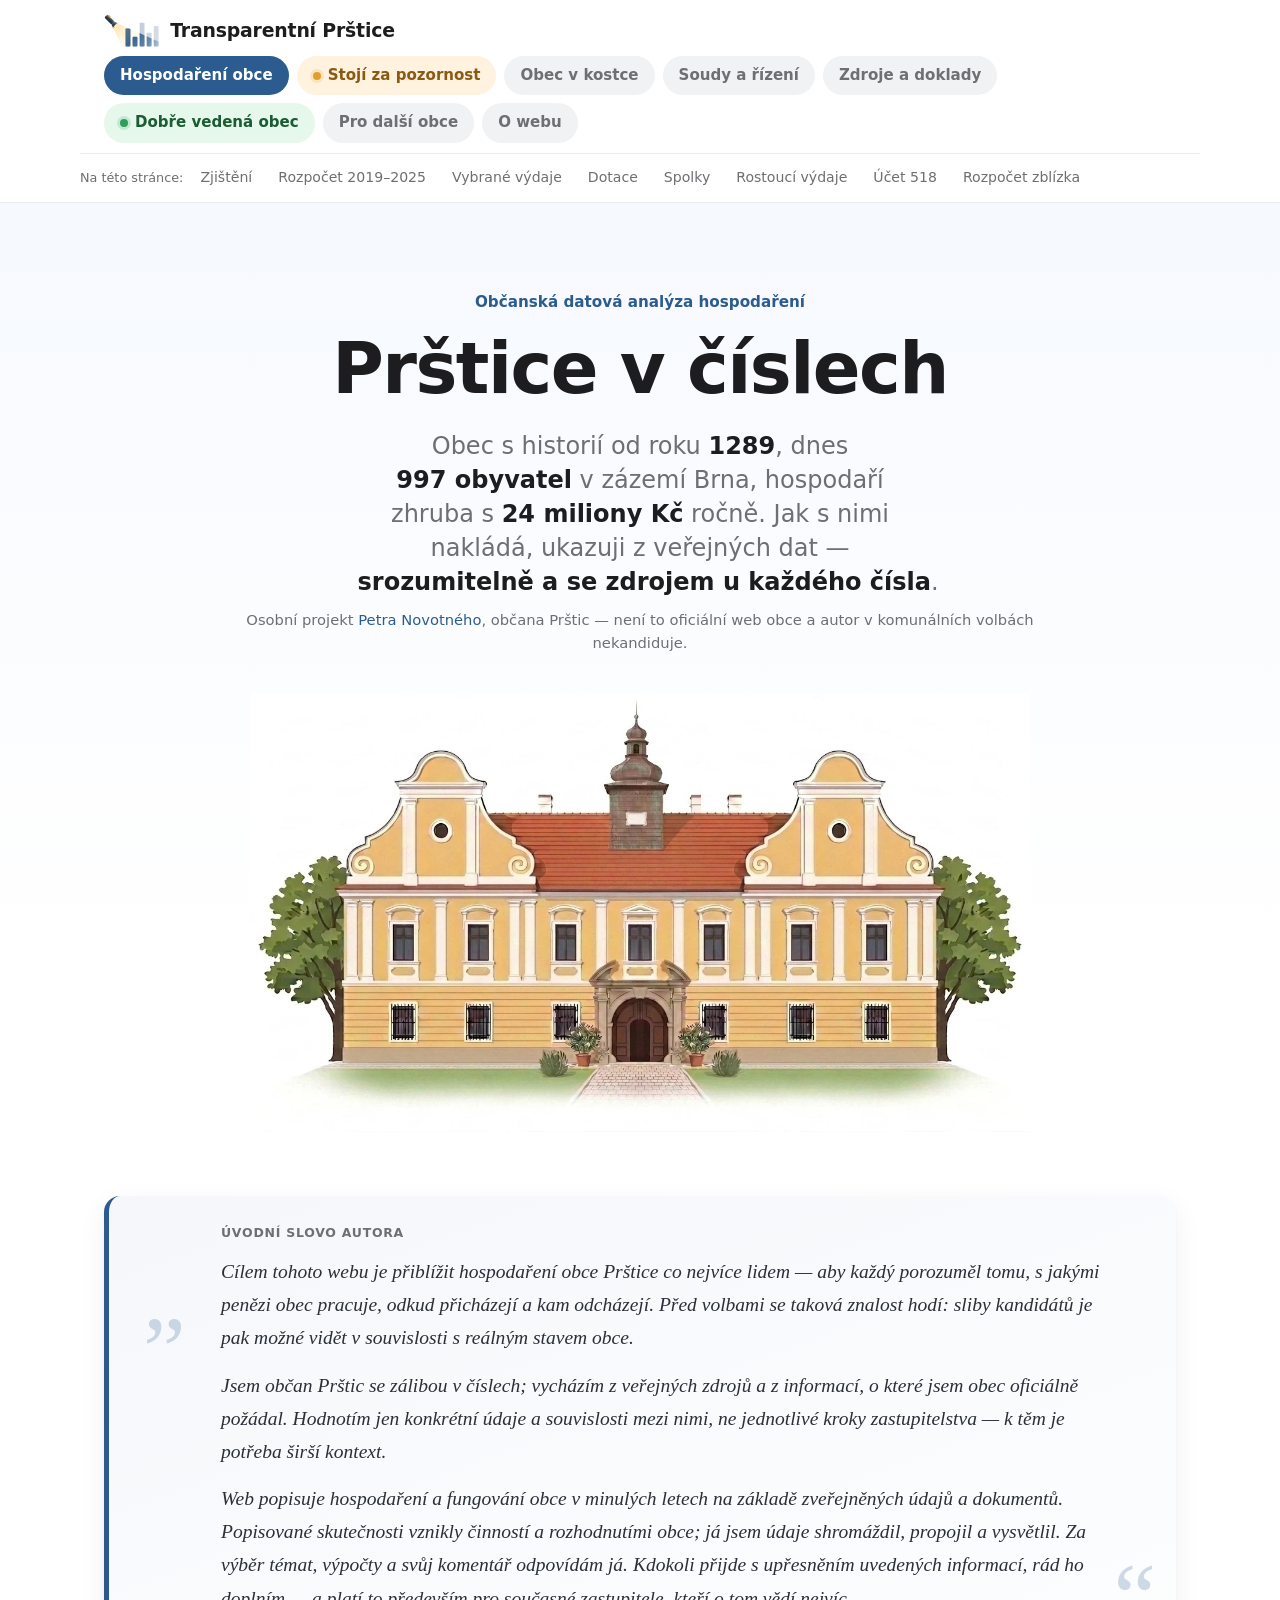
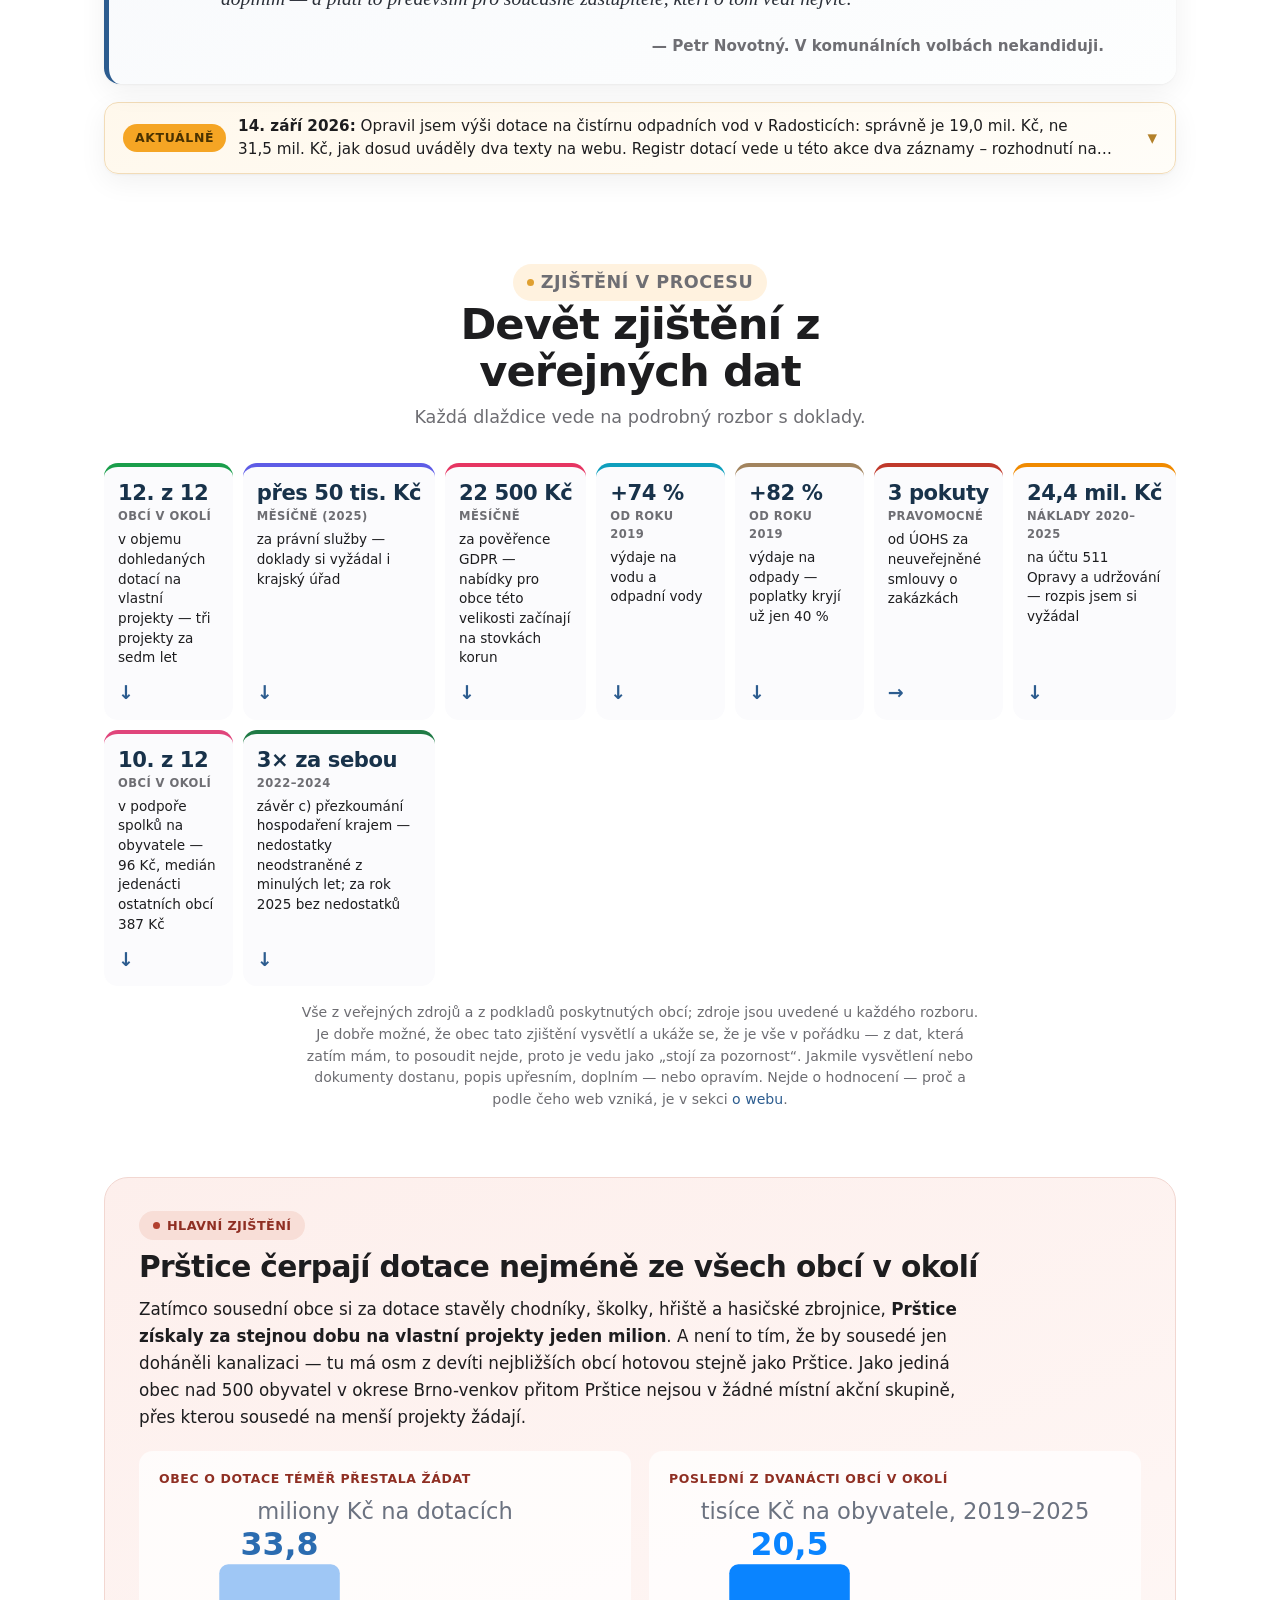
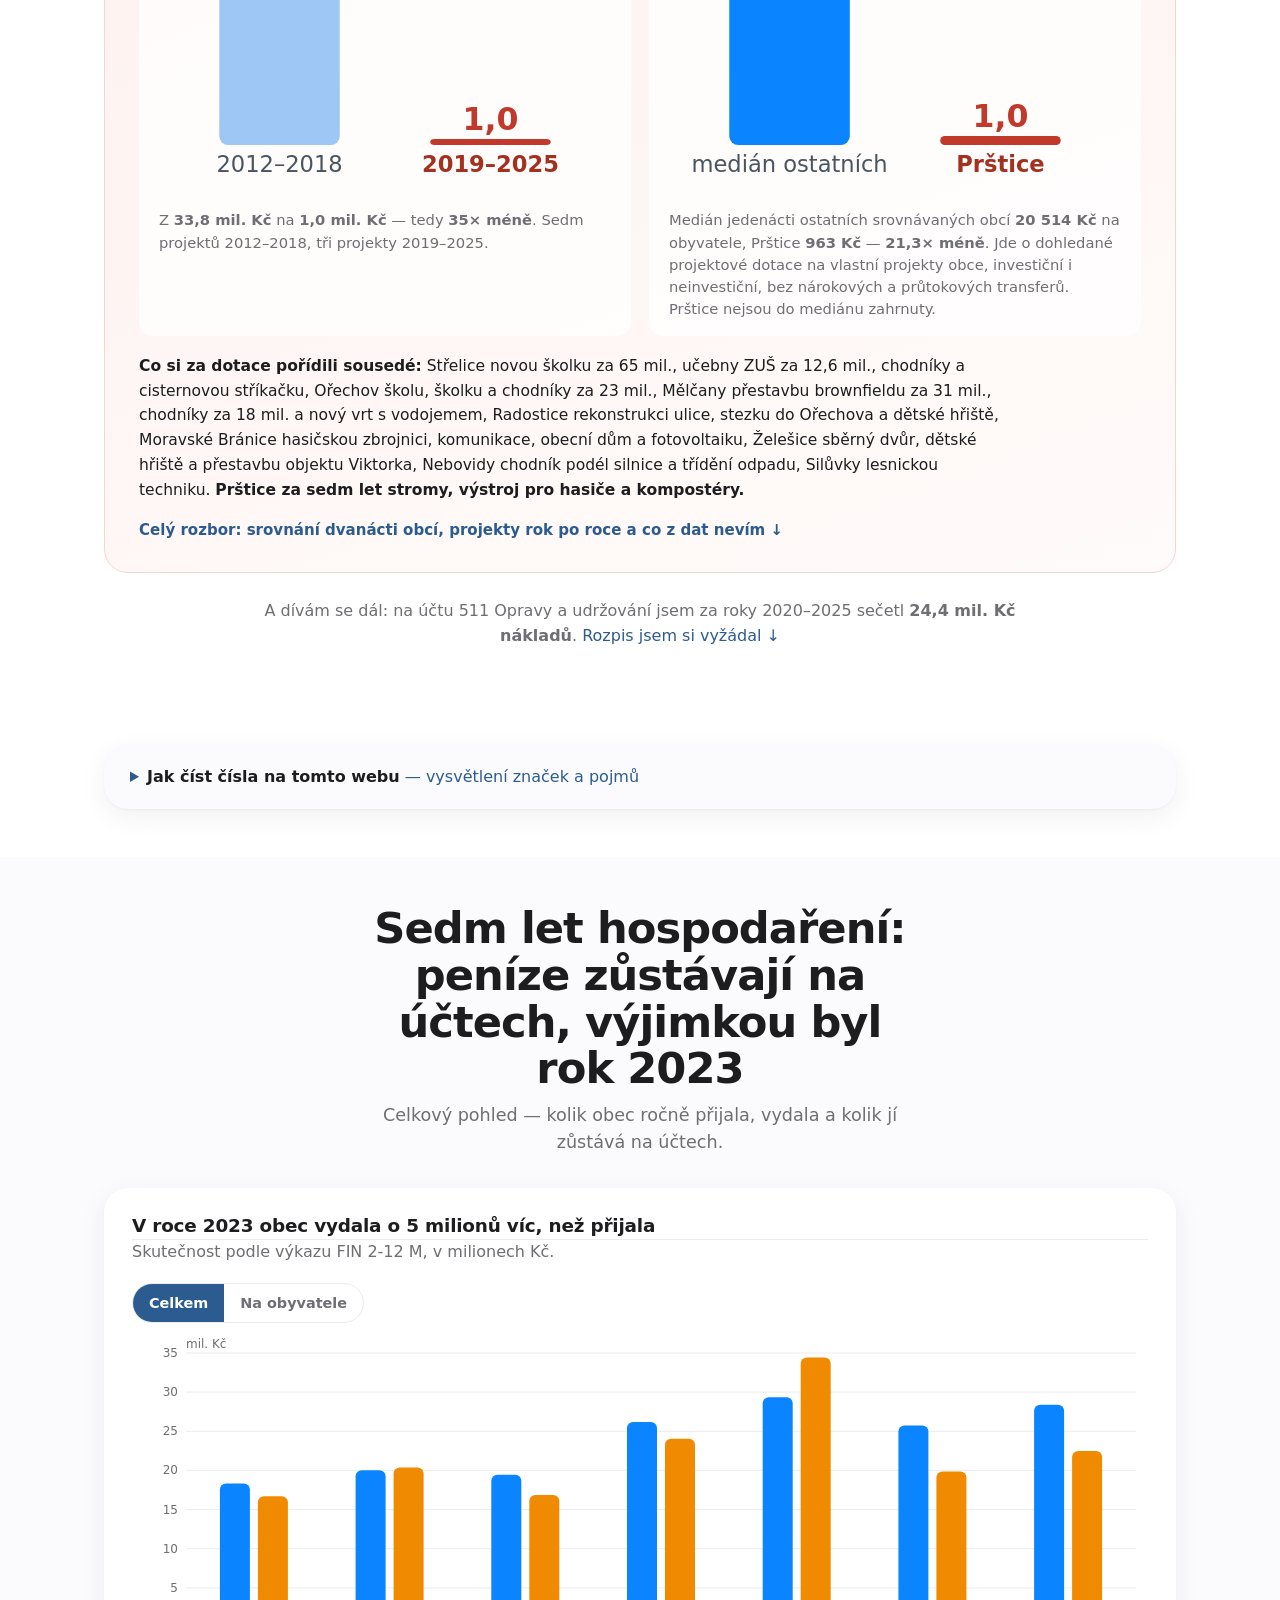
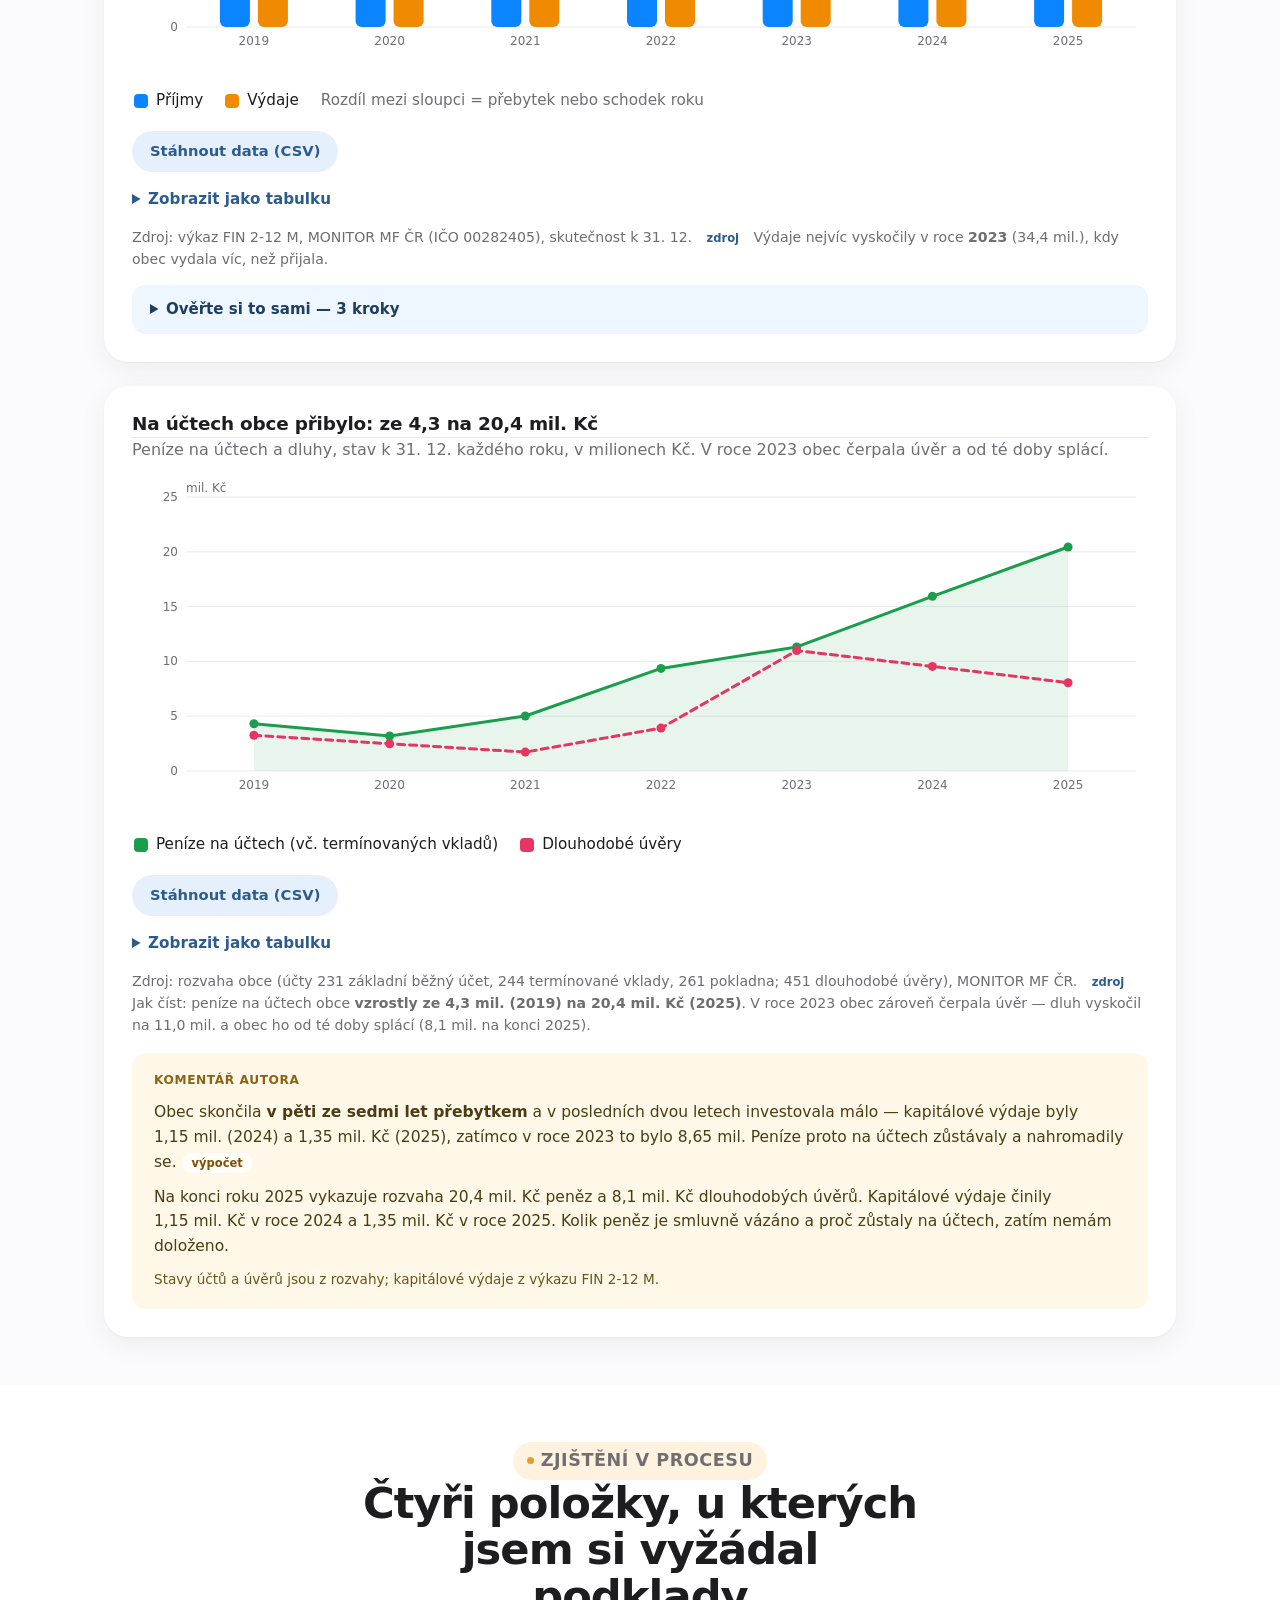
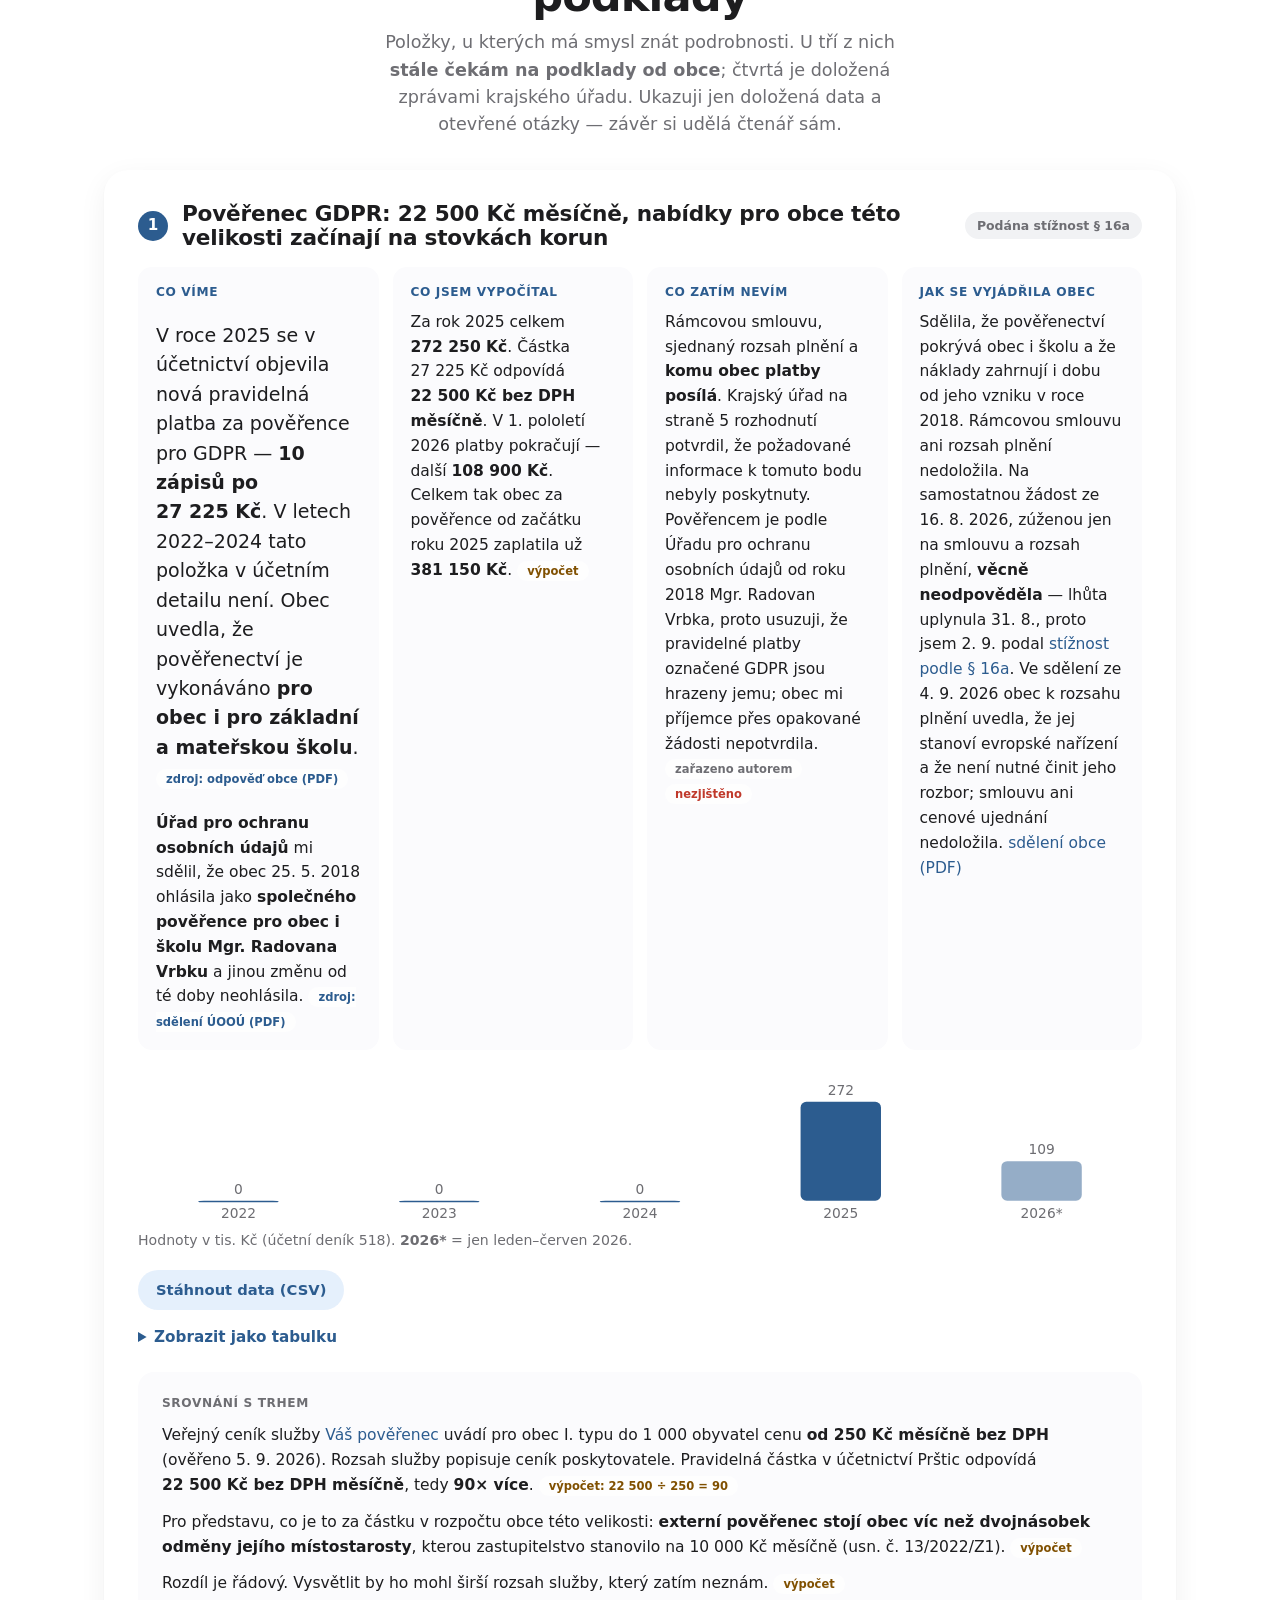
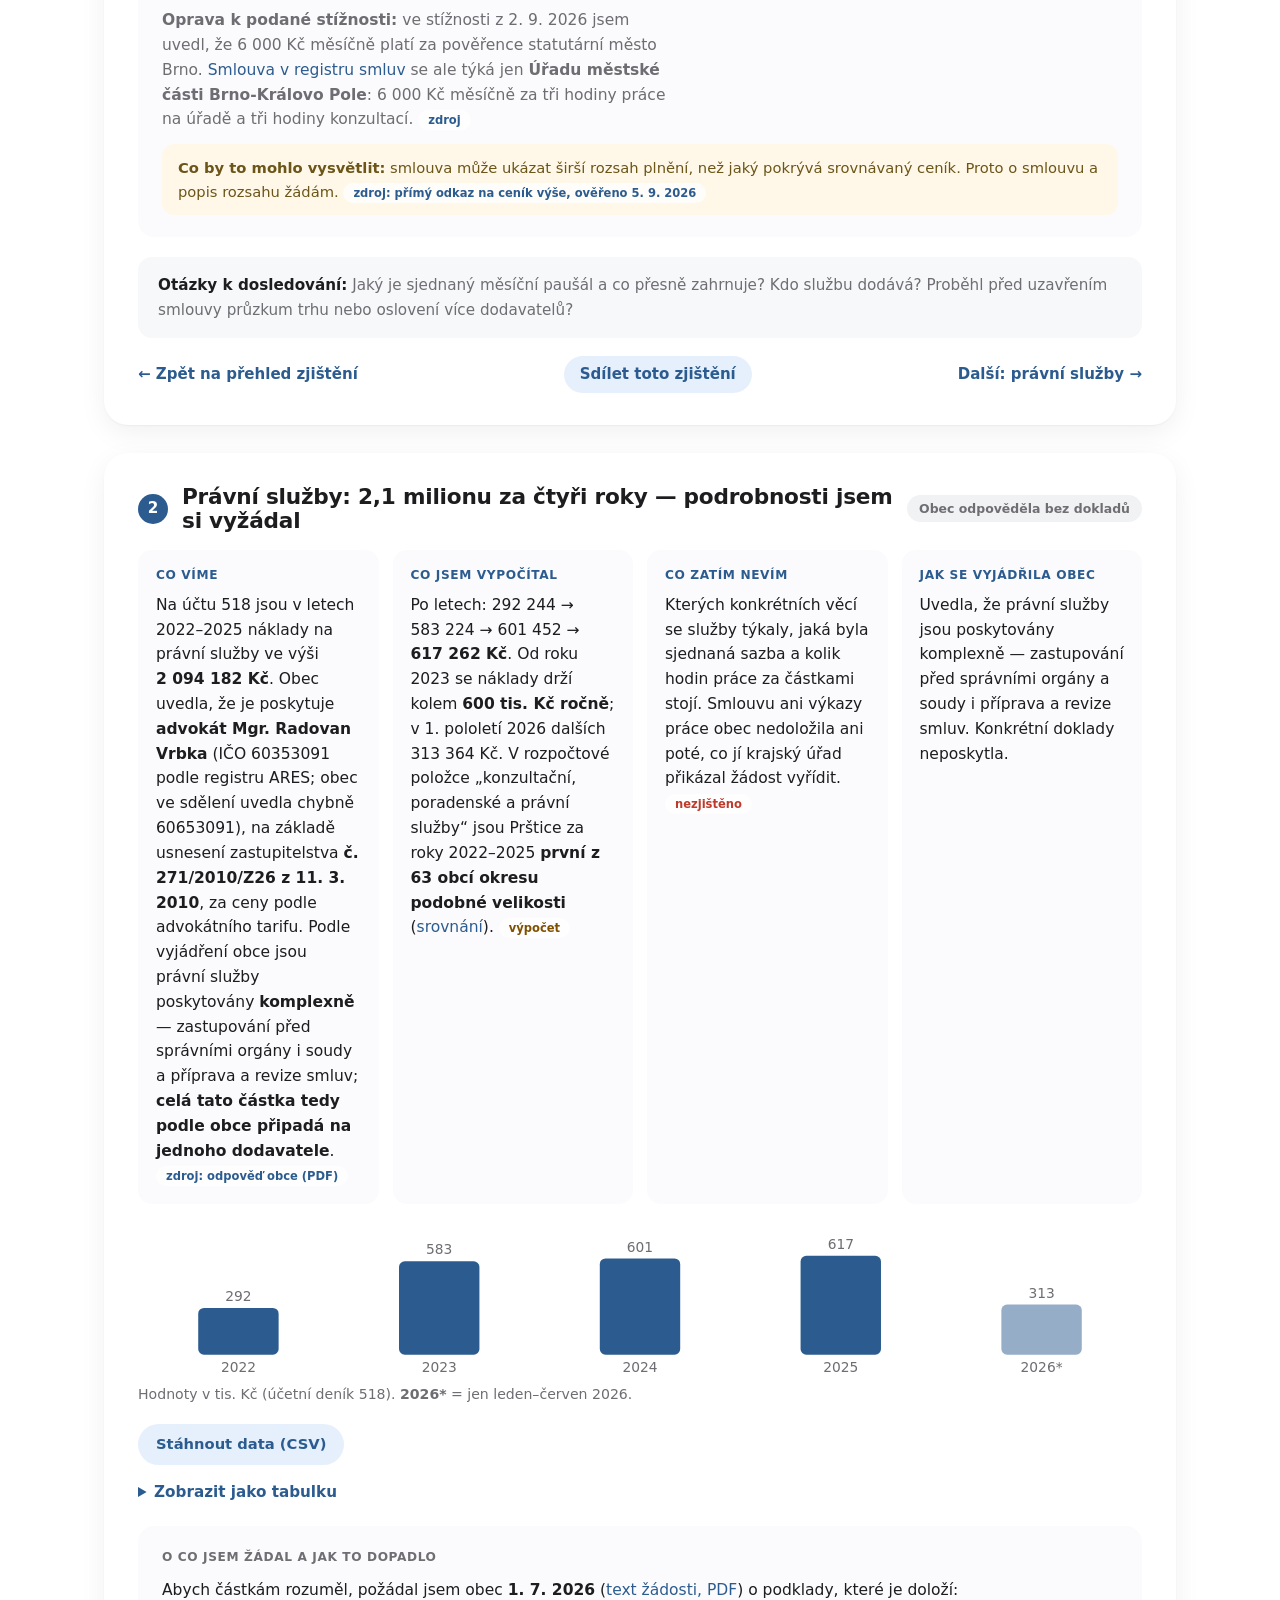
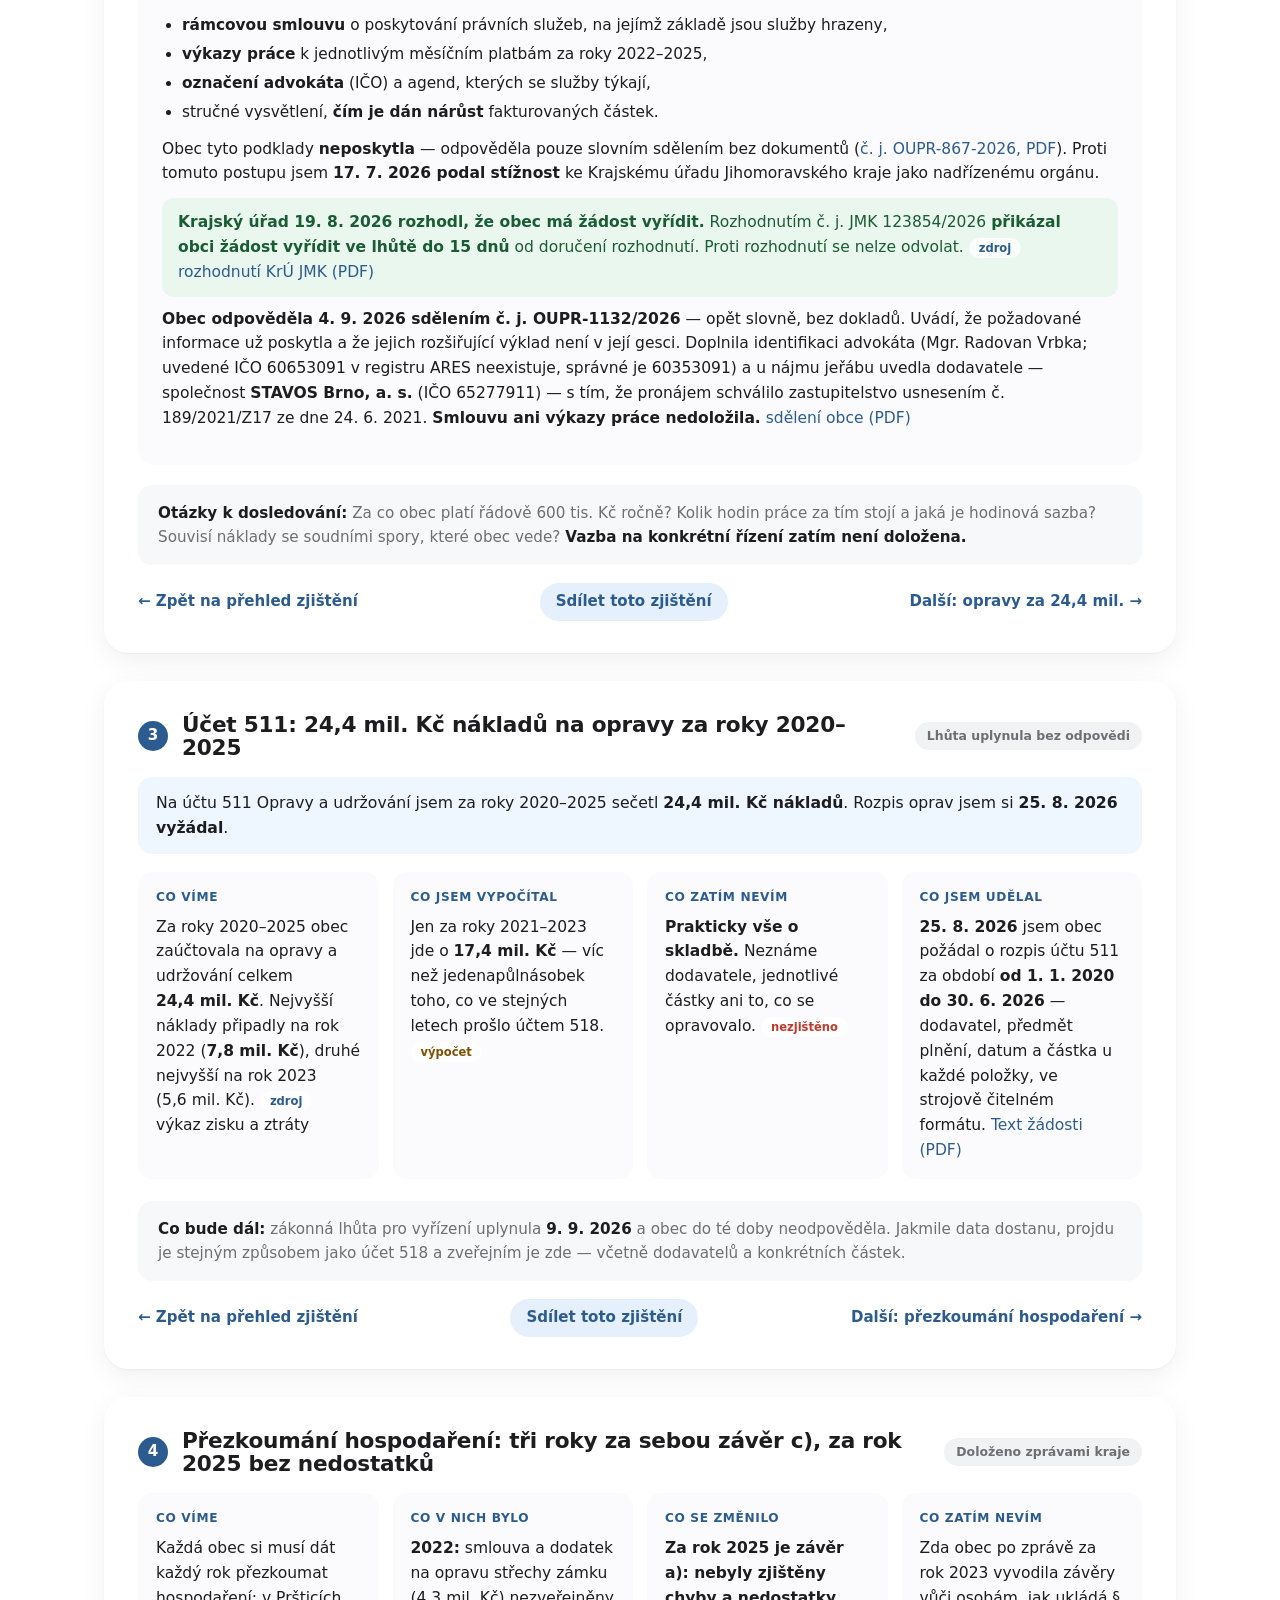
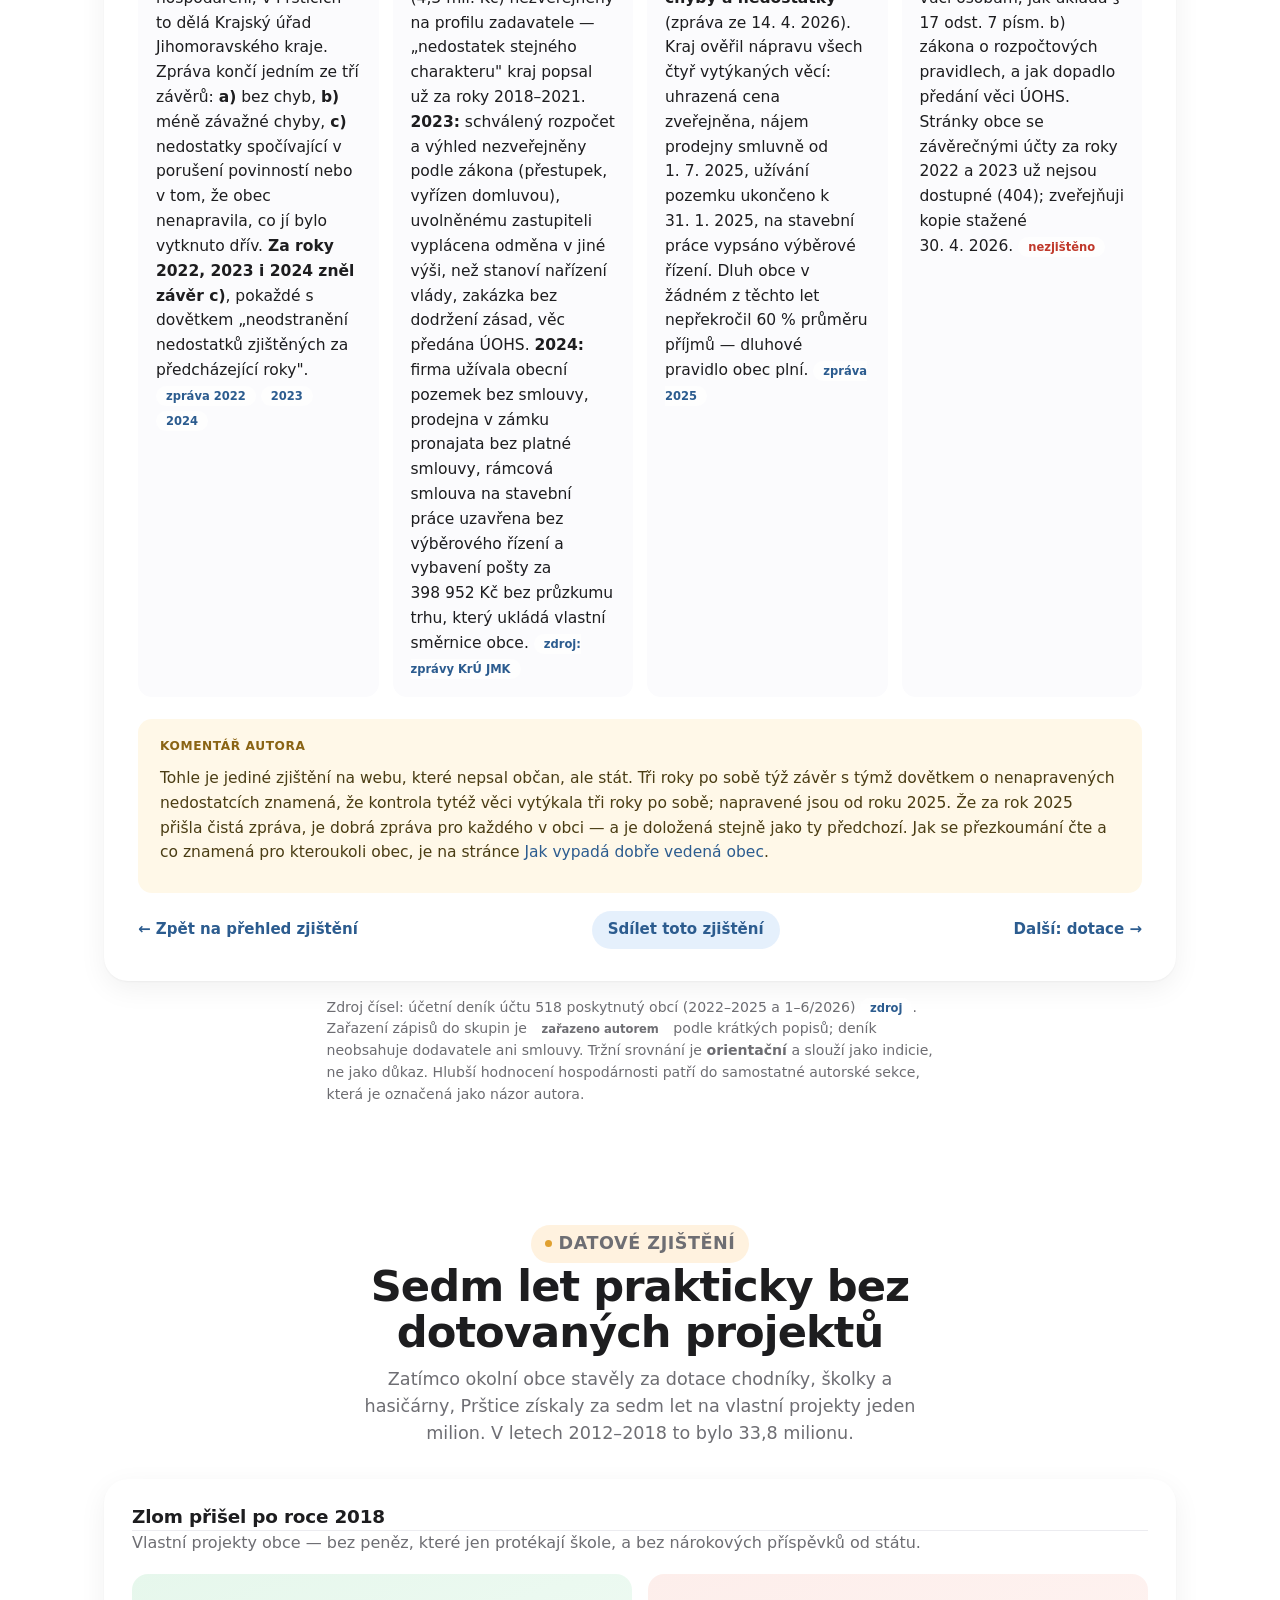
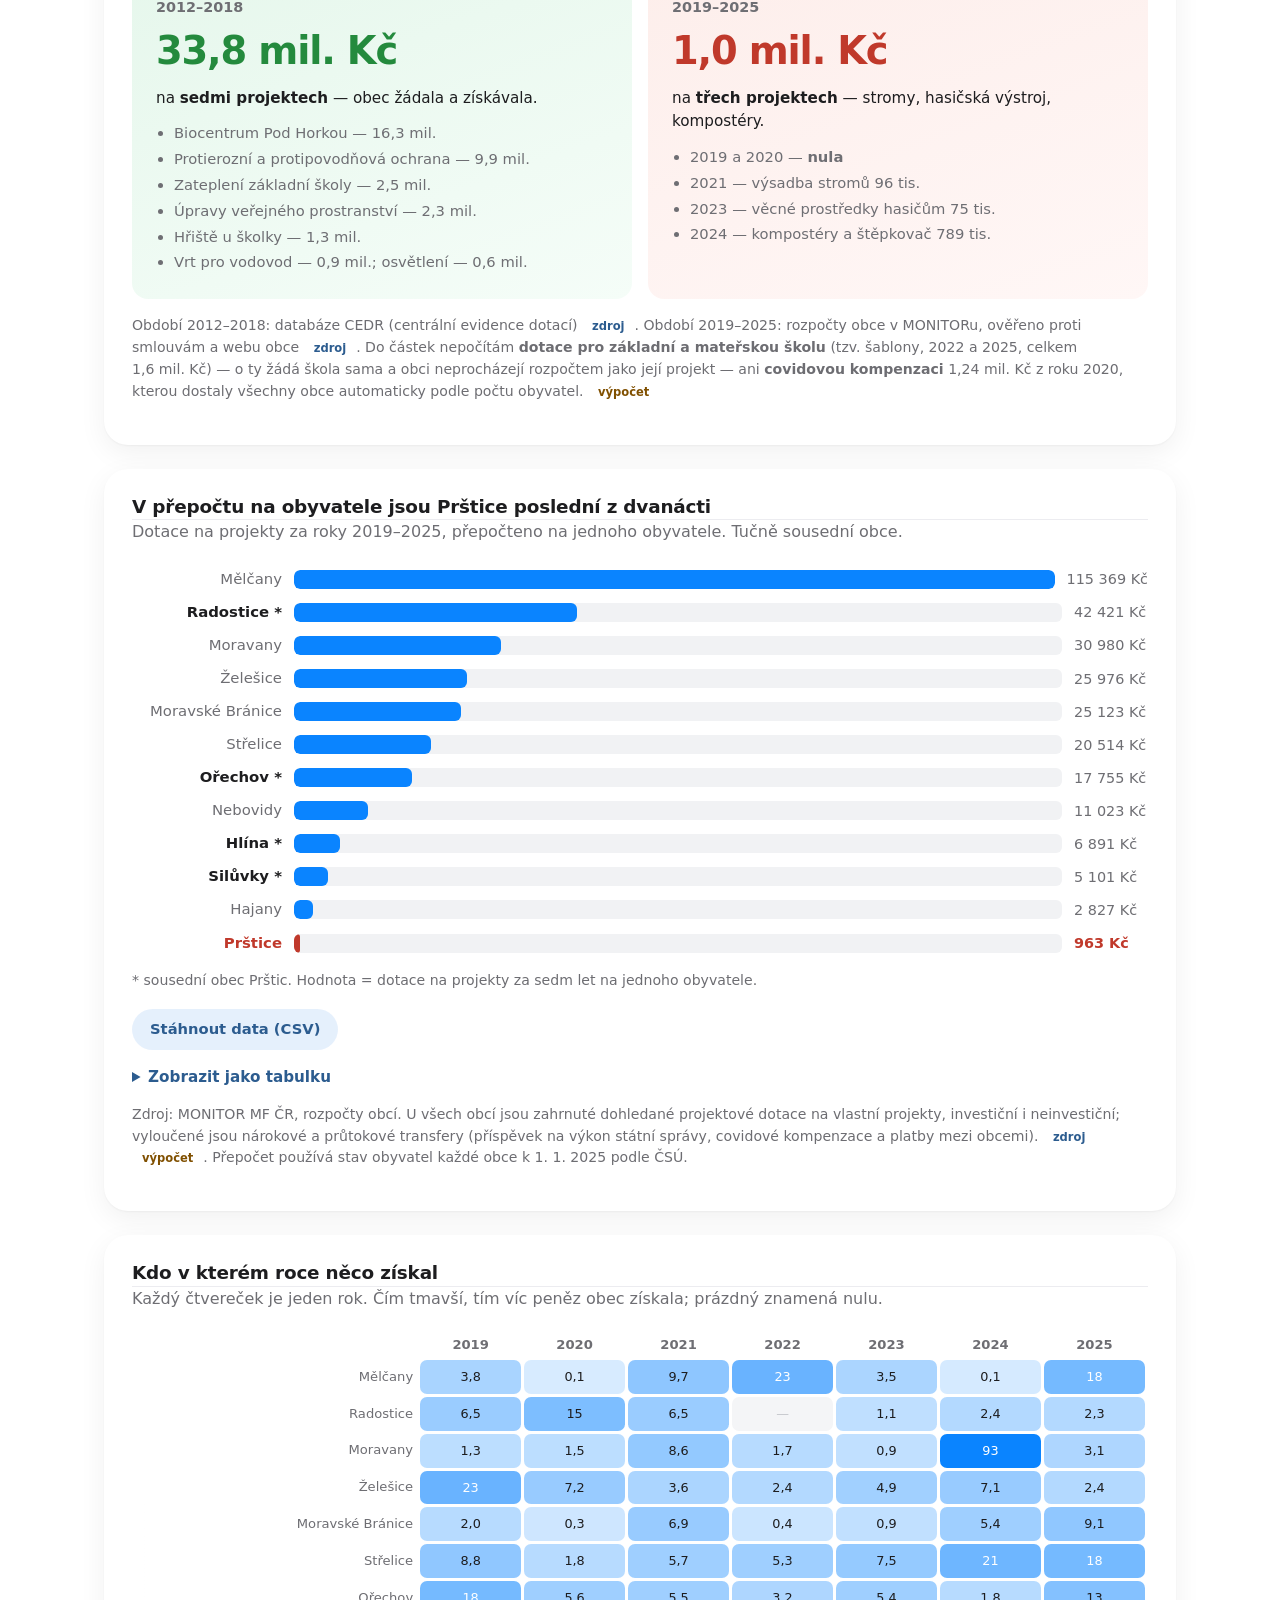
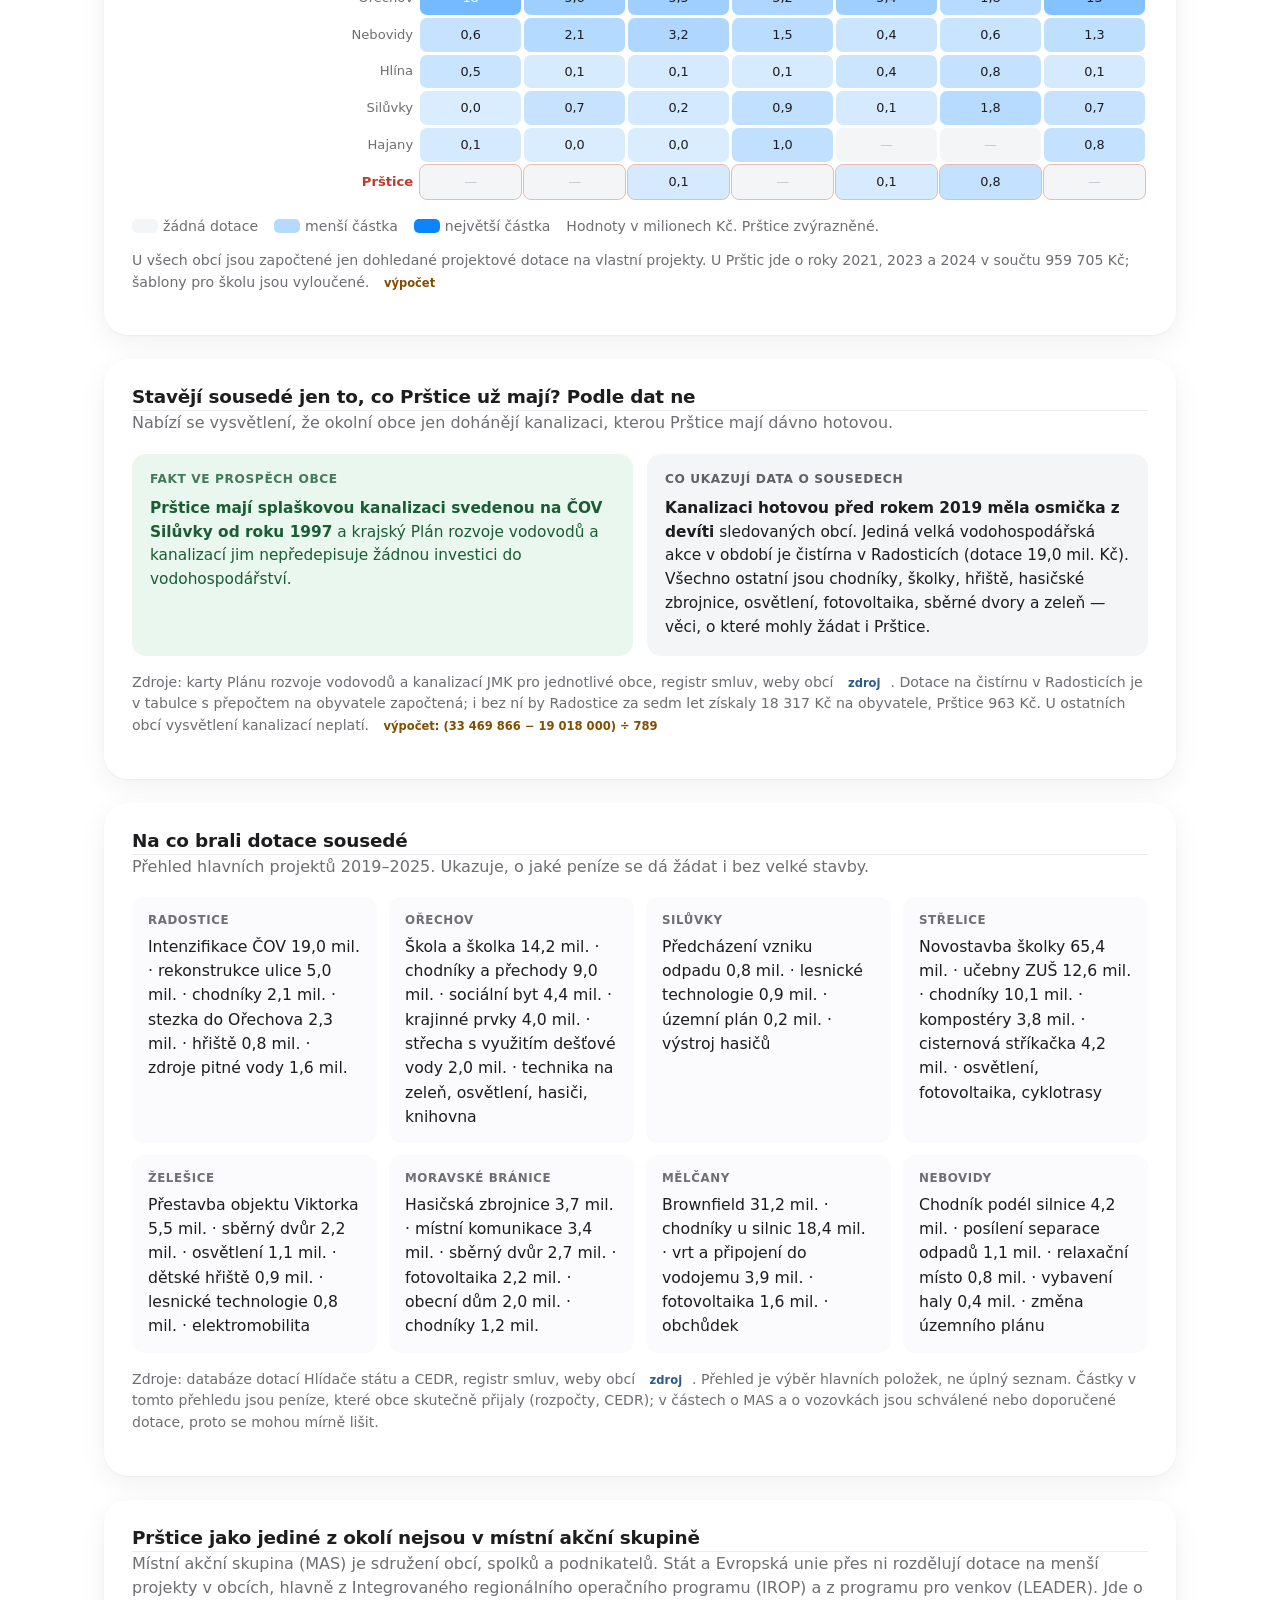
<file: web/index.html>
<!DOCTYPE html>
<html lang="cs">
<head>
<meta charset="UTF-8">
<meta name="viewport" content="width=device-width, initial-scale=1.0">
<title>Transparentní Prštice — hospodaření obce v datech</title>
<meta name="description" content="Občanská datová analýza obce Prštice: zjištění, která stojí za pozornost — pověřenec GDPR, právní služby, voda, odpady a nečerpané dotace — a rozpočet rozklikávací až na položky. Každé číslo se zdrojem.">
<link rel="canonical" href="https://transparentniprstice.cz/">
<link rel="icon" href="favicon.svg" type="image/svg+xml">
<link rel="icon" href="favicon-32.png" sizes="32x32" type="image/png">
<link rel="icon" href="favicon-16.png" sizes="16x16" type="image/png">
<link rel="apple-touch-icon" href="apple-touch-icon.png">
<meta property="og:type" content="website">
<meta property="og:site_name" content="Transparentní Prštice">
<meta property="og:locale" content="cs_CZ">
<meta property="og:title" content="Transparentní Prštice — hospodaření obce v datech">
<meta property="og:description" content="Zjištění, která stojí za pozornost — pověřenec GDPR, právní služby, voda, odpady a nečerpané dotace. Rozpočet rozklikávací až na položky, doložený zdroj u každého čísla.">
<meta property="og:url" content="https://transparentniprstice.cz/">
<meta property="og:image" content="https://transparentniprstice.cz/obrazky/zamek-prstice.jpg">
<meta property="og:image:alt" content="Ilustrace zámku v Pršticích">
<meta name="twitter:card" content="summary_large_image">
<meta name="author" content="Petr Novotný">
<script>document.documentElement.className+=" js";
// Lepicí hlavička ujídá na notebooku čtvrtinu okna. Po odrolování ji zmenšíme:
// pás se nápisem zmizí, nabídka se vejde na jeden řádek. Bez JS zůstane plná.
addEventListener("scroll",function(){var m=scrollY>80,c=document.documentElement.classList;
if(m!==c.contains("hsmall"))c.toggle("hsmall",m);},{passive:true});</script>
<link rel="stylesheet" href="styl.css">
</head>
<body>
<a class="skip" href="#obsah">Přeskočit na obsah</a>
<noscript><p class="nojs">Základní text a tabulky fungují i bez JavaScriptu. Některé interaktivní grafy se bez něj nevykreslí; jejich podkladová data jsou v části <a href="jak-to-vime.html">Zdroje a doklady</a>.</p></noscript>

<header class="site">
  <div class="navrow">
    <a class="brand" href="#">
      <svg aria-hidden="true" viewBox="0 0 308 226"><defs><clipPath id="brand-ak"><path d="M74.7,71.3 L706,358 L336,728 L49.3,96.7 Z"/></clipPath><clipPath id="brand-az"><rect x="0" y="0" width="308" height="198"/></clipPath><radialGradient id="brand-as" gradientUnits="userSpaceOnUse" cx="62" cy="84" r="300"><stop offset="0" stop-color="#AFBDCD"/><stop offset=".55" stop-color="#C8D2DE"/><stop offset="1" stop-color="#E2E7EE"/></radialGradient><radialGradient id="brand-al" gradientUnits="userSpaceOnUse" cx="62" cy="84" r="300"><stop offset="0" stop-color="#2C5C8F"/><stop offset=".40" stop-color="#2C5C8F"/><stop offset=".68" stop-color="#5A85B0" stop-opacity=".92"/><stop offset=".88" stop-color="#A6BCD2" stop-opacity=".6"/><stop offset="1" stop-color="#CBD8E4" stop-opacity="0"/></radialGradient><radialGradient id="brand-ab" gradientUnits="userSpaceOnUse" cx="62" cy="84" r="235"><stop offset="0" stop-color="#FFD27A" stop-opacity=".58"/><stop offset=".42" stop-color="#FFD27A" stop-opacity=".13"/><stop offset="1" stop-color="#FFD27A" stop-opacity="0"/></radialGradient><radialGradient id="brand-aw" gradientUnits="userSpaceOnUse" cx="62" cy="84" r="235"><stop offset="0" stop-color="#FFD27A" stop-opacity=".30"/><stop offset=".55" stop-color="#FFD27A" stop-opacity=".06"/><stop offset="1" stop-color="#FFD27A" stop-opacity="0"/></radialGradient><linearGradient id="brand-at1" x1="0" y1="0" x2="0" y2="1"><stop offset="0" stop-color="#6A7E96"/><stop offset=".5" stop-color="#31404F"/><stop offset="1" stop-color="#1E2A36"/></linearGradient><linearGradient id="brand-at2" x1="0" y1="0" x2="0" y2="1"><stop offset="0" stop-color="#728699"/><stop offset=".55" stop-color="#31404F"/><stop offset="1" stop-color="#1E2A36"/></linearGradient><linearGradient id="brand-at3" x1="0" y1="0" x2="0" y2="1"><stop offset="0" stop-color="#FFD27A"/><stop offset=".5" stop-color="#FFF8E8"/><stop offset="1" stop-color="#F2A11B"/></linearGradient></defs><g clip-path="url(#brand-az)"><path d="M74.7,71.3 L706,358 L336,728 L49.3,96.7 Z" fill="url(#brand-ab)" clip-path="url(#brand-ak)"/></g><rect x="116" y="100" width="26" height="96" rx="5" fill="url(#brand-as)"/><rect x="154" y="144" width="26" height="52" rx="5" fill="url(#brand-as)"/><rect x="192" y="68" width="26" height="128" rx="5" fill="url(#brand-as)"/><rect x="230" y="122" width="26" height="74" rx="5" fill="url(#brand-as)"/><rect x="268" y="86" width="26" height="110" rx="5" fill="url(#brand-as)"/><g clip-path="url(#brand-ak)"><rect x="116" y="100" width="26" height="96" rx="5" fill="url(#brand-al)"/><rect x="154" y="144" width="26" height="52" rx="5" fill="url(#brand-al)"/><rect x="192" y="68" width="26" height="128" rx="5" fill="url(#brand-al)"/><rect x="230" y="122" width="26" height="74" rx="5" fill="url(#brand-al)"/><rect x="268" y="86" width="26" height="110" rx="5" fill="url(#brand-al)"/><rect x="116" y="100" width="26" height="96" rx="5" fill="url(#brand-aw)"/><rect x="154" y="144" width="26" height="52" rx="5" fill="url(#brand-aw)"/><rect x="192" y="68" width="26" height="128" rx="5" fill="url(#brand-aw)"/><rect x="230" y="122" width="26" height="74" rx="5" fill="url(#brand-aw)"/><rect x="268" y="86" width="26" height="110" rx="5" fill="url(#brand-aw)"/></g><g transform="rotate(45.0 62 84)"><rect x="-11.1" y="72.3" width="55.1" height="23.3" rx="5.3" fill="url(#brand-at1)"/><rect x="-4.4" y="67.6" width="13.8" height="8.1" rx="3.4" fill="#F2A11B"/><rect x="20.3" y="70.8" width="3.8" height="26.3" rx="1.8" fill="#1E2A36" opacity=".5"/><rect x="29.4" y="70.8" width="3.8" height="26.3" rx="1.8" fill="#1E2A36" opacity=".5"/><path d="M44.0 72.3 L62.0 65.5 L62.0 102.5 L44.0 95.7 Z" fill="url(#brand-at2)"/><rect x="58.6" y="63.5" width="6.8" height="41.1" rx="2.7" fill="url(#brand-at3)"/></g></svg>
      <span class="brandtext">Transparentní Prštice</span>
    </a>
    <nav class="hlavni" aria-label="Hlavní">
      <a href="index.html" aria-current="page">Hospodaření obce</a>
      <a href="index.html#zjisteni-prehled" class="zjisteni">Stojí za pozornost</a>
      <a href="obec.html">Obec v kostce</a>
      <a href="rizeni.html">Soudy a řízení</a>
      <a href="jak-to-vime.html">Zdroje a doklady</a>
      <a href="dobre-vedena-obec.html" class="dobra">Dobře vedená obec</a>
      <a href="pro-dalsi-obce.html">Pro další obce</a>
      <a href="o-webu.html">O webu</a>
    </nav>
  </div>
  <nav class="navrow podnav" aria-label="Části stránky Hospodaření">
      <span class="sipka">Na této stránce:</span>
      <a href="#souhrn">Zjištění</a>
      <a href="#hospodareni">Rozpočet 2019–2025</a>
      <a href="#polozky">Vybrané výdaje</a>
      <a href="#dotace">Dotace</a>
    <a href="#spolky">Spolky</a>
      <a href="#zmeny">Rostoucí výdaje</a>
      <a href="#ucet518">Účet 518</a>
      <a href="#rok2025">Rozpočet zblízka</a>
    </nav>
</header>

<main id="obsah">

  <div class="hero">
    <div class="inner">
      <p class="kicker">Občanská datová analýza hospodaření</p>
      <h1>Prštice v číslech</h1>
      <p class="lede">Obec s historií od roku <strong>1289</strong>, dnes <strong>997&nbsp;obyvatel</strong> v zázemí Brna, hospodaří zhruba s <strong>24&nbsp;miliony&nbsp;Kč</strong> ročně. Jak s nimi nakládá, ukazuji z veřejných dat — <strong>srozumitelně a se zdrojem u každého čísla</strong>.</p>
      <p class="hero-autor">Osobní projekt <a href="o-webu.html">Petra Novotného</a>, občana Prštic — není to oficiální web obce a autor v komunálních volbách nekandiduje.</p>
      <picture>
        <source srcset="obrazky/zamek-prstice.webp" type="image/webp">
        <img class="zamek" src="obrazky/zamek-prstice.jpg" width="1302" height="732"
             alt="Zámek v Pršticích — barokní budova se žlutou fasádou, dvěma volutovými štíty a měděnou věžičkou s cibulovitou bání na střeše.">
      </picture>
    </div>
  </div>

  <!-- ÚVODNÍK -->
  <div class="wide"><div class="uvodnik">
    <h2>Úvodní slovo autora</h2>
    <blockquote>
      <p>Cílem tohoto webu je přiblížit hospodaření obce Prštice co nejvíce lidem — aby každý porozuměl tomu, s jakými penězi obec pracuje, odkud přicházejí a kam odcházejí. Před volbami se taková znalost hodí: sliby kandidátů je pak možné vidět v souvislosti s reálným stavem obce.</p>
      <p>Jsem občan Prštic se zálibou v číslech; vycházím z veřejných zdrojů a z informací, o které jsem obec oficiálně požádal. Hodnotím jen konkrétní údaje a souvislosti mezi nimi, ne jednotlivé kroky zastupitelstva — k těm je potřeba širší kontext.</p>
      <p>Web popisuje hospodaření a fungování obce v minulých letech na základě zveřejněných údajů a dokumentů. Popisované skutečnosti vznikly činností a rozhodnutími obce; já jsem údaje shromáždil, propojil a vysvětlil. Za výběr témat, výpočty a svůj komentář odpovídám já. Kdokoli přijde s upřesněním uvedených informací, rád ho doplním — a platí to především pro současné zastupitele, kteří o tom vědí nejvíc.</p>
    </blockquote>
    <p class="podpis">Petr Novotný. V komunálních volbách nekandiduji.</p>
  </div></div>

  <!-- ÚVODNÍ BILANCE -->
  <div class="wide"><!--aktuality-start--><details class="aktuality"><summary><span class="aznak">Aktuálně</span><span class="ateaser"><b>14. září 2026:</b> Opravil jsem výši dotace na čistírnu odpadních vod v Radosticích: správně je 19,0 mil. Kč, ne 31,5 mil. Kč, jak dosud uváděly dva texty na webu. Registr dotací vede u této akce dva záznamy – rozhodnutí na 19,0 mil. Kč a zvlášť druhou splátku téže dotace 12,5 mil. Kč pro rok 2020 – a souhrnný přehled, ze kterého jsem vycházel, je sečetl. Správnou výši jsem ověřil v rozpočtech a závěrečných účtech Radostic. Grafy, přepočty na obyvatele a pořadí obcí vycházejí z rozpočtů obcí, kde byla dotace vždy započtená správnou částkou, takže se pořadí ani vyznění srovnání nemění.</span><span class="acaret">▾</span></summary><ul><li><span class="ad">14. září 2026</span><span class="at">Opravil jsem výši dotace na čistírnu odpadních vod v Radosticích: správně je 19,0 mil. Kč, ne 31,5 mil. Kč, jak dosud uváděly dva texty na webu. Registr dotací vede u této akce dva záznamy – rozhodnutí na 19,0 mil. Kč a zvlášť druhou splátku téže dotace 12,5 mil. Kč pro rok 2020 – a souhrnný přehled, ze kterého jsem vycházel, je sečetl. Správnou výši jsem ověřil v rozpočtech a závěrečných účtech Radostic. Grafy, přepočty na obyvatele a pořadí obcí vycházejí z rozpočtů obcí, kde byla dotace vždy započtená správnou částkou, takže se pořadí ani vyznění srovnání nemění. <a href="index.html#dotace">více →</a></span></li><li><span class="ad">14. září 2026</span><span class="at">Úřad pro ochranu osobních údajů mi na žádost sdělil, že obec Prštice 25. 5. 2018 ohlásila jako společného pověřence pro ochranu osobních údajů pro obec i základní a mateřskou školu Mgr. Radovana Vrbku a jiné oznámení od té doby neučinila. Pověřenec je tedy od roku 2018 tatáž osoba. Kdo je příjemcem měsíčních plateb 27 225 Kč, obec dál nesdělila. <a href="index.html#p-gdpr">více →</a></span></li><li><span class="ad">14. září 2026</span><span class="at">Na upozornění občana, který zná místní souvislosti, jsem upřesnil přehled dotací přes MAS Bobrava. Obec Omice jsem původně vedl s nulou. Omice ale mají přidělenou dotaci 400 000 Kč na naučné tabule a altány z výzvy MAS z roku 2025. Při ověřování jsem do přehledu zahrnul i další projekty, které na mapě podpořených projektů MAS nejsou – většinou jde o dotace už přidělené, ale zatím nevyplacené. Tabulka má nově 132 projektů za 69,7 mil. Kč a celkový obraz je tak přesnější. Prštice jsou jedinou obcí v tabulce bez projektu. <a href="index.html#mas-cisla">více →</a></span></li><li><span class="ad">14. září 2026</span><span class="at">Doplnil jsem srovnání k místním akčním skupinám. V okrese Brno-venkov je mimo MAS šest ze 187 obcí a Prštice jsou mezi nimi jediná obec nad 500 obyvatel. Ostatních pět má 66 až 314 obyvatel. Nově je u MAS Bobrava i přehled všech jedenácti projektů na chodníky, přechody a stezky za 32,5 mil. Kč. <a href="index.html#mas-cisla">více →</a></span></li><li><span class="ad">14. září 2026</span><span class="at">Upřesnil jsem údaje o dotaci ministerstva na opravy místních komunikací. Z výzvy 2019 získaly peníze také Radostice, Ostopovice a Moravany. Doplnil jsem, které obce žádaly neúspěšně a že pro rok 2026 ministerstvo výzvu nevyhlásilo. <a href="index.html#vozovky">více →</a></span></li><li><span class="ad">6. září 2026</span><span class="at">Doplnil jsem srovnání výdajů na konzultační, poradenské a právní služby (rozpočtová položka 5166) s obcemi okresu Brno-venkov, které mají 700–1 500 obyvatel. Za roky 2022–2025 vydaly Prštice z těchto 63 obcí nejvíc — 2 397 tis. Kč proti mediánu ostatních 325 tis. Kč. U částky je nově uvedeno, komu podle sdělení obce směřuje a na základě jakého usnesení zastupitelstva. <a href="rizeni.html#okres-h">více →</a></span></li></ul><p class="apata">Úplný přehled všech kroků a dokladů: <a href="jak-to-vime.html">Zdroje a doklady</a>.</p></details><!--aktuality-konec--></div>

  <section id="souhrn" class="wide reveal">
    <div class="sec-head" id="zjisteni-prehled">
      <p class="odznak">Zjištění v procesu</p>
      <h2>Devět zjištění z veřejných dat</h2>
      <p>Každá dlaždice vede na podrobný rozbor s doklady.</p>
    </div>
    <ul class="zjmapa">
      <li><a href="#dotace" style="--zb:#1a9e4b"><span class="cif">12. z 12</span><small>obcí v okolí</small><span class="tx">v objemu dohledaných dotací na vlastní projekty — tři projekty za sedm let</span><span class="sip">↓</span></a></li>
      <li><a href="#p-pravni" style="--zb:#5e5ce6"><span class="cif">přes 50&nbsp;tis. Kč</span><small>měsíčně (2025)</small><span class="tx">za právní služby — doklady si vyžádal i krajský úřad</span><span class="sip">↓</span></a></li>
      <li><a href="#p-gdpr" style="--zb:#e63562"><span class="cif">22&nbsp;500&nbsp;Kč</span><small>měsíčně</small><span class="tx">za pověřence GDPR — nabídky pro obce této velikosti začínají na stovkách korun</span><span class="sip">↓</span></a></li>
      <li><a href="#t-voda" style="--zb:#0f9fbd"><span class="cif">+74&nbsp;%</span><small>od roku 2019</small><span class="tx">výdaje na vodu a odpadní vody</span><span class="sip">↓</span></a></li>
      <li><a href="#t-odpady" style="--zb:#a2845e"><span class="cif">+82&nbsp;%</span><small>od roku 2019</small><span class="tx">výdaje na odpady — poplatky kryjí už jen 40&nbsp;%</span><span class="sip">↓</span></a></li>
      <li><a href="rizeni.html" style="--zb:#c0392b"><span class="cif">3 pokuty</span><small>pravomocné</small><span class="tx">od ÚOHS za neuveřejněné smlouvy o zakázkách</span><span class="sip">→</span></a></li>
      <li><a href="#p-511" style="--zb:#f08a00"><span class="cif">24,4&nbsp;mil. Kč</span><small>náklady 2020–2025</small><span class="tx">na účtu 511 Opravy a udržování — rozpis jsem si vyžádal</span><span class="sip">↓</span></a></li>
      <li><a href="#spolky" style="--zb:#e0457b"><span class="cif">10. z 12</span><small>obcí v okolí</small><span class="tx">v podpoře spolků na obyvatele — 96&nbsp;Kč, medián jedenácti ostatních obcí 387&nbsp;Kč</span><span class="sip">↓</span></a></li>
      <li><a href="#p-prezkum" style="--zb:#1f7a45"><span class="cif">3× za sebou</span><small>2022–2024</small><span class="tx">závěr c) přezkoumání hospodaření krajem — nedostatky neodstraněné z minulých let; za rok 2025 bez nedostatků</span><span class="sip">↓</span></a></li>
    </ul>
    <p class="src" style="max-width:76ch;margin:16px auto 0;text-align:center">Vše z veřejných zdrojů a z podkladů poskytnutých obcí; zdroje jsou uvedené u každého rozboru. Je dobře možné, že obec tato zjištění vysvětlí a ukáže se, že je vše v pořádku — z dat, která zatím mám, to posoudit nejde, proto je vedu jako „stojí za pozornost“. Jakmile vysvětlení nebo dokumenty dostanu, popis upřesním, doplním — nebo opravím. Nejde o hodnocení — proč a podle čeho web vzniká, je v sekci <a href="o-webu.html">o webu</a>.</p>
  </section>

  <!-- MAPA ZJIŠTĚNÍ -->
  <section id="hlavni-zjisteni" class="wide reveal">
    <h2 class="sr-only">Hlavní zjištění: dotace</h2>
    <a class="zjbanner" href="#dotace" aria-label="Hlavní zjištění: Prštice čerpají dotace nejméně ze všech obcí v okolí — přejít na podrobný rozbor">
      <p class="odznak">Hlavní zjištění</p>
      <h2>Prštice čerpají dotace nejméně ze všech obcí v okolí</h2>
      <p class="lead">Zatímco sousední obce si za dotace stavěly chodníky, školky, hřiště a hasičské zbrojnice, <strong>Prštice získaly za stejnou dobu na vlastní projekty jeden milion</strong>. A není to tím, že by sousedé jen doháněli kanalizaci — tu má osm z devíti nejbližších obcí hotovou stejně jako Prštice. Jako jediná obec nad 500&nbsp;obyvatel v okrese Brno-venkov přitom Prštice nejsou v žádné místní akční skupině, přes kterou sousedé na menší projekty žádají.</p>
      <div class="zbcisla infog">
        <div>
          <p class="ignad">Obec o dotace téměř přestala žádat</p>
          <svg class="ig" viewBox="0 0 300 200" xmlns="http://www.w3.org/2000/svg" role="img" aria-label="Sloupcový graf: v letech 2012–2018 obec získala 33,8 milionu Kč na dotacích, v letech 2019–2025 jen 1,0 milionu — 35krát méně."><text x="150" y="14" text-anchor="middle" font-size="15" fill="#6b7280">miliony Kč na dotacích</text><rect x="40" y="44" width="80" height="120" rx="6" fill="#9fc7f5"/><text x="80" y="38" text-anchor="middle" font-size="21" font-weight="800" fill="#2b6cb0">33,8</text><rect x="180" y="160" width="80" height="4" rx="3" fill="#c0392b"/><text x="220" y="154" text-anchor="middle" font-size="21" font-weight="800" fill="#c0392b">1,0</text><text x="80" y="182" text-anchor="middle" font-size="15" fill="#4a5560">2012–2018</text><text x="220" y="182" text-anchor="middle" font-size="15" font-weight="700" fill="#a3311f">2019–2025</text></svg>
          <p class="k">Z <b>33,8&nbsp;mil.&nbsp;Kč</b> na <b>1,0&nbsp;mil.&nbsp;Kč</b> — tedy <b>35× méně</b>. Sedm projektů 2012–2018, tři projekty 2019–2025.</p>
        </div>
        <div>
          <p class="ignad">Poslední z dvanácti obcí v okolí</p>
          <svg class="ig" viewBox="0 0 300 200" xmlns="http://www.w3.org/2000/svg" role="img" aria-label="Sloupcový graf: medián jedenácti ostatních srovnávaných obcí je 20 514 Kč dotací na vlastní projekty na obyvatele za roky 2019–2025, Prštice 963 Kč — 21,3krát méně."><text x="150" y="14" text-anchor="middle" font-size="15" fill="#6b7280">tisíce Kč na obyvatele, 2019–2025</text><rect x="40" y="44" width="80" height="120" rx="6" fill="#0a84ff"/><text x="80" y="38" text-anchor="middle" font-size="21" font-weight="800" fill="#0a84ff">20,5</text><rect x="180" y="158" width="80" height="6" rx="3" fill="#c0392b"/><text x="220" y="152" text-anchor="middle" font-size="21" font-weight="800" fill="#c0392b">1,0</text><text x="80" y="182" text-anchor="middle" font-size="15" fill="#4a5560">medián ostatních</text><text x="220" y="182" text-anchor="middle" font-size="15" font-weight="700" fill="#a3311f">Prštice</text></svg>
          <p class="k">Medián jedenácti ostatních srovnávaných obcí <b>20&nbsp;514&nbsp;Kč</b> na obyvatele, Prštice <b>963&nbsp;Kč</b> — <b>21,3× méně</b>. Jde o dohledané projektové dotace na vlastní projekty obce, investiční i neinvestiční, bez nárokových a průtokových transferů. Prštice nejsou do mediánu zahrnuty.</p>
        </div>
      </div>
      <p class="zbpr"><strong>Co si za dotace pořídili sousedé:</strong> Střelice novou školku za 65&nbsp;mil., učebny ZUŠ za 12,6&nbsp;mil., chodníky a cisternovou stříkačku, Ořechov školu, školku a chodníky za 23&nbsp;mil., Mělčany přestavbu brownfieldu za 31&nbsp;mil., chodníky za 18&nbsp;mil. a nový vrt s vodojemem, Radostice rekonstrukci ulice, stezku do Ořechova a dětské hřiště, Moravské Bránice hasičskou zbrojnici, komunikace, obecní dům a fotovoltaiku, Želešice sběrný dvůr, dětské hřiště a přestavbu objektu Viktorka, Nebovidy chodník podél silnice a třídění odpadu, Silůvky lesnickou techniku. <strong>Prštice za sedm let stromy, výstroj pro hasiče a kompostéry.</strong></p>
      <p class="go">Celý rozbor: srovnání dvanácti obcí, projekty rok po roce a co z dat nevím ↓</p>
    </a>
    <p class="zjdalsi">A dívám se dál: na účtu 511 Opravy a udržování jsem za roky 2020–2025 sečetl <strong>24,4&nbsp;mil.&nbsp;Kč nákladů</strong>. <a href="#p-511">Rozpis jsem si vyžádal ↓</a></p>
  </section>

  <!-- ZAJÍMAVOSTI -->
  <section class="wide reveal">

    <details class="card legenda" id="legenda">
      <summary><b>Jak číst čísla na tomto webu</b> — vysvětlení značek a pojmů</summary>
      <div class="linner">
        <p class="lnadpis">Značky u čísel</p>
        <ul class="lseznam">
          <li><span class="chip zdroj">zdroj</span> Údaj je <b>přímo v oficiálním dokumentu</b> — výkaz, státní pokladna, ČSÚ.</li>
          <li><span class="chip vypocet">výpočet</span> Údaj jsem <b>dopočítal</b> z čísel ze zdroje (součet, procentní změna, přepočet na obyvatele).</li>
          <li><span class="chip">zařazeno autorem</span> <b>Úsudek autora</b>, ne oficiální údaj — třeba přiřazení účetní položky do skupiny.</li>
          <li><span class="chip nezjisteno">nezjištěno</span> Údaj <b>zatím nemám</b> — chybí podklad, nebo ho zdroj neuvádí.</li>
        </ul>
        <p class="lnadpis" style="margin-top:20px">Pojmy, které se tu opakují</p>
        <dl class="slovnik">
          <div><dt>Účet 518 „Ostatní služby“</dt><dd>Účetní škatulka na služby od externích dodavatelů — právní služby, IT, svoz odpadu, provoz budov. Nejsou to mzdy ani nákup majetku.</dd></div>
          <div><dt>Účet 511 „Opravy a udržování“</dt><dd>Náklady na opravy majetku obce. U malých obcí bývá největším nákladovým účtem.</dd></div>
          <div><dt>Účetní náklad vs. rozpočtový výdaj</dt><dd><b>Náklad</b> se zaúčtuje, když služba vznikne (podle faktury). <b>Výdaj</b> vzniká, když peníze odejdou z účtu. Mohou spadnout do různých let, proto se nesčítají.</dd></div>
          <div><dt>Paragraf</dt><dd>Označení <b>oblasti</b> výdaje (3113 = základní školy, 6171 = místní správa). Říká, <i>na co</i> peníze šly.</dd></div>
          <div><dt>Položka</dt><dd>Označení <b>druhu</b> výdaje (platy, energie, právní služby). Říká, <i>jakého typu</i> výdaj je.</dd></div>
          <div><dt>Běžné vs. kapitálové výdaje</dt><dd><b>Běžné</b> jsou na provoz a opakují se. <b>Kapitálové</b> jsou investice — nákup nebo zhodnocení majetku.</dd></div>
          <div><dt>Saldo</dt><dd>Rozdíl příjmů a výdajů za rok. Kladné = přebytek, záporné = schodek.</dd></div>
          <div><dt>RUD (rozpočtové určení daní)</dt><dd>Pravidla, podle kterých stát rozděluje vybrané daně mezi obce. Tyto daně tvoří většinu příjmů obce.</dd></div>
          <div><dt>FIN 2-12 M</dt><dd>Oficiální výkaz o plnění rozpočtu obce. Zdroj rozpočtových čísel na tomto webu.</dd></div>
          <div><dt>ÚOHS</dt><dd>Úřad pro ochranu hospodářské soutěže. Dozoruje mimo jiné veřejné zakázky. <b>Není to soud.</b></dd></div>
        </dl>
      </div>
    </details>
  </section>

  <!-- HOSPODAŘENÍ -->
  <section id="hospodareni" class="soft">
    <div class="wide reveal">
      <div class="sec-head">
        <h2>Sedm let hospodaření: peníze zůstávají na účtech, výjimkou byl rok 2023</h2>
        <p>Celkový pohled — kolik obec ročně přijala, vydala a kolik jí zůstává na účtech.</p>
      </div>

      <div class="card">
        <h3>V roce 2023 obec vydala o 5 milionů víc, než přijala</h3>
        <p class="sub" id="rozp-sub">Příjmy a výdaje — skutečnost podle výkazu FIN 2-12 M, v milionech Kč.</p>
        <div class="toggle" role="group" aria-label="Jednotka zobrazení">
          <button type="button" data-jednotka="celkem" aria-pressed="true">Celkem</button>
          <button type="button" data-jednotka="obyvatel" aria-pressed="false">Na obyvatele</button>
        </div>
        <svg class="chart" id="chart-rozpocet" viewBox="0 0 900 330" role="img"
             aria-label="Sloupcový graf: skutečné příjmy a výdaje obce Prštice 2019 až 2025 v milionech Kč. Nejvyšší výdaje v roce 2023 (34,4 mil.), kdy obec vydala víc, než přijala."></svg>
        <div class="legend">
          <span class="lg"><span class="swatch" style="background:var(--blue)"></span>Příjmy</span>
          <span class="lg"><span class="swatch" style="background:var(--orange)"></span>Výdaje</span>
          <span class="lg muted">Rozdíl mezi sloupci = přebytek nebo schodek roku</span>
        </div>
        <div class="btnrow"><button class="btn" id="csv-rozpocet" type="button">Stáhnout data (CSV)</button></div>
        <details class="tbl"><summary>Zobrazit jako tabulku</summary>
          <div class="tblscroll"><table id="tbl-rozpocet">
            <thead><tr><th>Rok</th><th>Příjmy</th><th>Výdaje</th><th>Saldo</th></tr></thead><tbody></tbody>
          </table></div>
        </details>
        <p class="src">Zdroj: výkaz FIN&nbsp;2-12&nbsp;M, MONITOR MF&nbsp;ČR (IČO&nbsp;00282405), skutečnost k 31.&nbsp;12. <span class="chip zdroj">zdroj</span> Výdaje nejvíc vyskočily v roce <strong>2023</strong> (34,4&nbsp;mil.), kdy obec vydala víc, než přijala.</p>
        <details class="overit"><summary>Ověřte si to sami — 3 kroky</summary>
          <ol>
            <li>Otevřete <a href="https://monitor.statnipokladna.gov.cz/ucetni-jednotka/00282405" target="_blank" rel="noopener">profil obce Prštice v MONITORu státní pokladny</a>.</li>
            <li>V levém menu zvolte <b>Rozpočet → Souhrnný</b> a nahoře vyberte rok.</li>
            <li>Porovnejte řádky <b>Příjmy celkem</b> a <b>Výdaje celkem</b> s tabulkou výše. Čísla se mohou lišit o vnitřní převody — ty MONITOR v souhrnu odečítá.</li>
          </ol>
        </details>
      </div>

      <div class="card">
        <h3>Na účtech obce přibylo: ze 4,3 na 20,4&nbsp;mil. Kč</h3>
        <p class="sub">Peníze na účtech a dluhy, stav k 31. 12. každého roku, v milionech Kč. V roce 2023 obec čerpala úvěr a od té doby splácí.</p>
        <svg class="chart" id="chart-penize" viewBox="0 0 900 330" role="img"
             aria-label="Graf: peníze obce Prštice na účtech rostou ze 4,3 milionu (2019) na 20,4 milionu Kč (2025). Dlouhodobé úvěry vzrostly v roce 2023 na 11 milionů a klesly na 8,1 milionu v roce 2025."></svg>
        <div class="legend">
          <span class="lg"><span class="swatch" style="background:var(--green)"></span>Peníze na účtech (vč. termínovaných vkladů)</span>
          <span class="lg"><span class="swatch" style="background:var(--pink)"></span>Dlouhodobé úvěry</span>
        </div>
        <div class="btnrow"><button class="btn" id="csv-penize" type="button">Stáhnout data (CSV)</button></div>
        <details class="tbl"><summary>Zobrazit jako tabulku</summary>
          <div class="tblscroll"><table id="tbl-penize">
            <thead><tr><th>Rok</th><th>Peníze na účtech</th><th>Úvěry</th><th>Rozdíl</th></tr></thead><tbody></tbody>
          </table></div>
        </details>
        <p class="src">Zdroj: rozvaha obce (účty 231 základní běžný účet, 244 termínované vklady, 261 pokladna; 451 dlouhodobé úvěry), MONITOR MF&nbsp;ČR. <span class="chip zdroj">zdroj</span>
        <br>Jak číst: peníze na účtech obce <strong>vzrostly ze 4,3&nbsp;mil. (2019) na 20,4&nbsp;mil. Kč (2025)</strong>. V roce 2023 obec zároveň čerpala úvěr — dluh vyskočil na 11,0&nbsp;mil. a obec ho od té doby splácí (8,1&nbsp;mil. na konci 2025).</p>
        <div class="nazor" style="margin-top:16px">
          <p class="lab">Komentář autora</p>
          <p>Obec skončila <b>v pěti ze sedmi let přebytkem</b> a v posledních dvou letech investovala málo — kapitálové výdaje byly 1,15&nbsp;mil. (2024) a 1,35&nbsp;mil.&nbsp;Kč (2025), zatímco v roce 2023 to bylo 8,65&nbsp;mil. Peníze proto na účtech zůstávaly a nahromadily se. <span class="chip vypocet">výpočet</span></p>
          <p>Na konci roku 2025 vykazuje rozvaha 20,4&nbsp;mil.&nbsp;Kč peněz a 8,1&nbsp;mil.&nbsp;Kč dlouhodobých úvěrů. Kapitálové výdaje činily 1,15&nbsp;mil.&nbsp;Kč v roce 2024 a 1,35&nbsp;mil.&nbsp;Kč v roce 2025. Kolik peněz je smluvně vázáno a proč zůstaly na účtech, zatím nemám doloženo.</p>
          <p class="pozn">Stavy účtů a úvěrů jsou z rozvahy; kapitálové výdaje z výkazu FIN&nbsp;2-12&nbsp;M.</p>
        </div>
      </div>
    </div>
  </section>

  <section id="polozky" class="wide reveal">
    <div class="sec-head"><p class="odznak">Zjištění v procesu</p><h2>Čtyři položky, u kterých jsem si vyžádal podklady</h2>
      <p>Položky, u kterých má smysl znát podrobnosti. U tří z nich <b>stále čekám na podklady od obce</b>; čtvrtá je doložená zprávami krajského úřadu. Ukazuji jen doložená data a otevřené otázky — závěr si udělá čtenář sám.</p></div>

    <div class="polozka" id="p-gdpr">
      <div class="phead"><span class="poradi">1</span><h3>Pověřenec GDPR: 22&nbsp;500&nbsp;Kč měsíčně, nabídky pro obce této velikosti začínají na stovkách korun</h3>
        <span class="stav">Podána stížnost §&nbsp;16a</span></div>
      <div class="ctyri">
        <div><p class="lab">Co víme</p><p>V roce 2025 se v účetnictví objevila nová pravidelná platba za pověřence pro GDPR — <b>10 zápisů po 27&nbsp;225&nbsp;Kč</b>. V letech 2022–2024 tato položka v účetním detailu není. Obec uvedla, že pověřenectví je vykonáváno <b>pro obec i pro základní a mateřskou školu</b>. <a class="chip zdroj" href="dokumenty/2026-07-17_odpoved-obce-OUPR-867-2026.pdf">zdroj: odpověď obce (PDF)</a></p><p><b>Úřad pro ochranu osobních údajů</b> mi sdělil, že obec 25.&nbsp;5.&nbsp;2018 ohlásila jako <b>společného pověřence pro obec i školu Mgr. Radovana Vrbku</b> a jinou změnu od té doby neohlásila. <a class="chip zdroj" href="dokumenty/2026-09-14_odpoved-UOOU-poverenec.pdf">zdroj: sdělení ÚOOÚ (PDF)</a></p></div>
        <div><p class="lab">Co jsem vypočítal</p><p>Za rok 2025 celkem <b>272&nbsp;250&nbsp;Kč</b>. Částka 27&nbsp;225&nbsp;Kč odpovídá <b>22&nbsp;500&nbsp;Kč bez DPH měsíčně</b>. V 1. pololetí 2026 platby pokračují — další <b>108&nbsp;900&nbsp;Kč</b>. Celkem tak obec za pověřence od začátku roku 2025 zaplatila už <b>381&nbsp;150&nbsp;Kč</b>. <span class="chip vypocet">výpočet</span></p></div>
        <div><p class="lab">Co zatím nevím</p><p>Rámcovou smlouvu, sjednaný rozsah plnění a <b>komu obec platby posílá</b>. Krajský úřad na straně 5 rozhodnutí potvrdil, že požadované informace k tomuto bodu nebyly poskytnuty. Pověřencem je podle Úřadu pro ochranu osobních údajů od roku 2018 Mgr. Radovan Vrbka, proto usuzuji, že pravidelné platby označené GDPR jsou hrazeny jemu; obec mi příjemce přes opakované žádosti nepotvrdila. <span class="chip autor">zařazeno autorem</span> <span class="chip nezjisteno">nezjištěno</span></p></div>
        <div><p class="lab">Jak se vyjádřila obec</p><p>Sdělila, že pověřenectví pokrývá obec i školu a že náklady zahrnují i dobu od jeho vzniku v roce 2018. Rámcovou smlouvu ani rozsah plnění nedoložila. Na samostatnou žádost ze 16.&nbsp;8.&nbsp;2026, zúženou jen na smlouvu a rozsah plnění, <b>věcně neodpověděla</b> — lhůta uplynula 31.&nbsp;8., proto jsem 2.&nbsp;9. podal <a href="dokumenty/2026-09-02_stiznost-16a-gdpr.pdf">stížnost podle §&nbsp;16a</a>. Ve sdělení ze 4.&nbsp;9. 2026 obec k rozsahu plnění uvedla, že jej stanoví evropské nařízení a že není nutné činit jeho rozbor; smlouvu ani cenové ujednání nedoložila. <a href="dokumenty/2026-09-04_odpoved-obce-OUPR-1132-2026.pdf">sdělení obce (PDF)</a></p></div>
      </div>
      <div class="graf" data-graf="gdpr"></div>
      <div class="srov">
        <p class="lab">Srovnání s trhem</p>
        <p>Veřejný ceník služby <a href="https://vaspoverenec.cz/" target="_blank" rel="noopener">Váš pověřenec</a> uvádí pro obec I. typu do 1&nbsp;000 obyvatel cenu <b>od 250&nbsp;Kč měsíčně bez DPH</b> (ověřeno 5.&nbsp;9.&nbsp;2026). Rozsah služby popisuje ceník poskytovatele. Pravidelná částka v účetnictví Prštic odpovídá <b>22&nbsp;500&nbsp;Kč bez DPH měsíčně</b>, tedy <b>90× více</b>. <span class="chip vypocet">výpočet: 22&nbsp;500 ÷ 250 = 90</span></p>
        <p>Pro představu, co je to za částku v rozpočtu obce této velikosti: <b>externí pověřenec stojí obec víc než dvojnásobek odměny jejího místostarosty</b>, kterou zastupitelstvo stanovilo na 10&nbsp;000&nbsp;Kč měsíčně (usn. č. 13/2022/Z1). <span class="chip vypocet">výpočet</span></p>
        <p>Rozdíl je řádový. Vysvětlit by ho mohl širší rozsah služby, který zatím neznám. <span class="chip vypocet">výpočet</span></p>
        <p class="pozn"><b>Oprava k podané stížnosti:</b> ve stížnosti z 2.&nbsp;9.&nbsp;2026 jsem uvedl, že 6&nbsp;000&nbsp;Kč měsíčně platí za pověřence statutární město Brno. <a href="https://smlouvy.gov.cz/smlouva/soubor/7784227/GDPR.pdf" target="_blank" rel="noopener">Smlouva v registru smluv</a> se ale týká jen <b>Úřadu městské části Brno-Královo Pole</b>: 6&nbsp;000&nbsp;Kč měsíčně za tři hodiny práce na úřadě a tři hodiny konzultací. <span class="chip zdroj">zdroj</span></p>
        <p class="varovani"><b>Co by to mohlo vysvětlit:</b> smlouva může ukázat širší rozsah plnění, než jaký pokrývá srovnávaný ceník. Proto o smlouvu a popis rozsahu žádám. <span class="chip zdroj">zdroj: přímý odkaz na ceník výše, ověřeno 5.&nbsp;9.&nbsp;2026</span></p>
      </div>
      <p class="otazky"><b>Otázky k dosledování:</b> Jaký je sjednaný měsíční paušál a co přesně zahrnuje? Kdo službu dodává? Proběhl před uzavřením smlouvy průzkum trhu nebo oslovení více dodavatelů?</p>
      <p class="zjnav"><a href="#zjisteni-prehled">← Zpět na přehled zjištění</a><button class="sdilet" type="button" data-kotva="p-gdpr" data-popis="Pověřenec GDPR: 22 500 Kč měsíčně">Sdílet toto zjištění</button><a href="#p-pravni">Další: právní služby →</a></p>
    </div>

    <div class="polozka" id="p-pravni">
      <div class="phead"><span class="poradi">2</span><h3>Právní služby: 2,1 milionu za čtyři roky — podrobnosti jsem si vyžádal</h3>
        <span class="stav">Obec odpověděla bez dokladů</span></div>
      <div class="ctyri">
        <div><p class="lab">Co víme</p><p>Na účtu 518 jsou v letech 2022–2025 náklady na právní služby ve výši <b style="white-space:nowrap">2&nbsp;094&nbsp;182&nbsp;Kč</b>. Obec uvedla, že je poskytuje <b>advokát Mgr. Radovan Vrbka</b> (IČO 60353091 podle registru ARES; obec ve sdělení uvedla chybně 60653091), na základě usnesení zastupitelstva <b>č. 271/2010/Z26 z 11. 3. 2010</b>, za ceny podle advokátního tarifu. Podle vyjádření obce jsou právní služby poskytovány <b>komplexně</b> — zastupování před správními orgány i soudy a příprava a revize smluv; <b>celá tato částka tedy podle obce připadá na jednoho dodavatele</b>. <a class="chip zdroj" href="dokumenty/2026-07-17_odpoved-obce-OUPR-867-2026.pdf">zdroj: odpověď obce (PDF)</a></p></div>
        <div><p class="lab">Co jsem vypočítal</p><p>Po letech: 292&nbsp;244 → 583&nbsp;224 → 601&nbsp;452 → <b>617&nbsp;262&nbsp;Kč</b>. Od roku 2023 se náklady drží kolem <b>600&nbsp;tis. Kč ročně</b>; v 1. pololetí 2026 dalších 313&nbsp;364&nbsp;Kč. V rozpočtové položce „konzultační, poradenské a právní služby“ jsou Prštice za roky 2022–2025 <b>první z 63 obcí okresu podobné velikosti</b> (<a href="rizeni.html#okres-h">srovnání</a>). <span class="chip vypocet">výpočet</span></p></div>
        <div><p class="lab">Co zatím nevím</p><p>Kterých konkrétních věcí se služby týkaly, jaká byla sjednaná sazba a kolik hodin práce za částkami stojí. Smlouvu ani výkazy práce obec nedoložila ani poté, co jí krajský úřad přikázal žádost vyřídit. <span class="chip nezjisteno">nezjištěno</span></p></div>
        <div><p class="lab">Jak se vyjádřila obec</p><p>Uvedla, že právní služby jsou poskytovány komplexně — zastupování před správními orgány a soudy i příprava a revize smluv. Konkrétní doklady neposkytla.</p></div>
      </div>
      <div class="graf" data-graf="pravni"></div>
      <div class="srov">
        <p class="lab">O co jsem žádal a jak to dopadlo</p>
        <p>Abych částkám rozuměl, požádal jsem obec <b>1. 7. 2026</b> (<a href="dokumenty/2026-07-01_zadost_detail-smluv-518.pdf">text žádosti, PDF</a>) o podklady, které je doloží:</p>
        <ul class="pozadavky">
          <li><b>rámcovou smlouvu</b> o poskytování právních služeb, na jejímž základě jsou služby hrazeny,</li>
          <li><b>výkazy práce</b> k jednotlivým měsíčním platbám za roky 2022–2025,</li>
          <li><b>označení advokáta</b> (IČO) a agend, kterých se služby týkají,</li>
          <li>stručné vysvětlení, <b>čím je dán nárůst</b> fakturovaných částek.</li>
        </ul>
        <p>Obec tyto podklady <b>neposkytla</b> — odpověděla pouze slovním sdělením bez dokumentů (<a href="dokumenty/2026-07-17_odpoved-obce-OUPR-867-2026.pdf">č. j. OUPR-867-2026, PDF</a>). Proti tomuto postupu jsem <b>17. 7. 2026 podal stížnost</b> ke Krajskému úřadu Jihomoravského kraje jako nadřízenému orgánu.</p>
        <p class="uspech"><b>Krajský úřad 19. 8. 2026 rozhodl, že obec má žádost vyřídit.</b> Rozhodnutím č. j. JMK 123854/2026 <b>přikázal obci žádost vyřídit ve lhůtě do 15 dnů</b> od doručení rozhodnutí. Proti rozhodnutí se nelze odvolat. <span class="chip zdroj">zdroj</span> <a href="dokumenty/2026-08-19_rozhodnuti-KrU-JMK.pdf">rozhodnutí KrÚ JMK (PDF)</a></p>
        <p><b>Obec odpověděla 4.&nbsp;9. 2026 sdělením č. j. OUPR-1132/2026</b> — opět slovně, bez dokladů. Uvádí, že požadované informace už poskytla a že jejich rozšiřující výklad není v její gesci. Doplnila identifikaci advokáta (Mgr. Radovan Vrbka; uvedené IČO 60653091 v registru ARES neexistuje, správné je 60353091) a u nájmu jeřábu uvedla dodavatele — společnost <b>STAVOS Brno, a.&nbsp;s.</b> (IČO 65277911) — s tím, že pronájem schválilo zastupitelstvo usnesením č. 189/2021/Z17 ze dne 24.&nbsp;6.&nbsp;2021. <b>Smlouvu ani výkazy práce nedoložila.</b> <a href="dokumenty/2026-09-04_odpoved-obce-OUPR-1132-2026.pdf">sdělení obce (PDF)</a></p>
      </div>
      <p class="otazky"><b>Otázky k dosledování:</b> Za co obec platí řádově 600&nbsp;tis. Kč ročně? Kolik hodin práce za tím stojí a jaká je hodinová sazba? Souvisí náklady se soudními spory, které obec vede? <b>Vazba na konkrétní řízení zatím není doložena.</b></p>
      <p class="zjnav"><a href="#zjisteni-prehled">← Zpět na přehled zjištění</a><button class="sdilet" type="button" data-kotva="p-pravni" data-popis="Právní služby: 2,1 milionu za čtyři roky">Sdílet toto zjištění</button><a href="#p-511">Další: opravy za 24,4&nbsp;mil. →</a></p>
    </div>

    <div class="polozka" id="p-511">
      <div class="phead"><span class="poradi">3</span><h3>Účet 511: 24,4&nbsp;mil. Kč nákladů na opravy za roky 2020–2025</h3>
        <span class="stav">Lhůta uplynula bez odpovědi</span></div>
      <p class="uvodem">Na účtu 511 Opravy a udržování jsem za roky 2020–2025 sečetl <b>24,4&nbsp;mil.&nbsp;Kč nákladů</b>. Rozpis oprav jsem si <b>25.&nbsp;8.&nbsp;2026 vyžádal</b>.</p>
      <div class="ctyri">
        <div><p class="lab">Co víme</p><p>Za roky 2020–2025 obec zaúčtovala na opravy a udržování celkem <b>24,4&nbsp;mil. Kč</b>. Nejvyšší náklady připadly na rok 2022 (<b>7,8&nbsp;mil. Kč</b>), druhé nejvyšší na rok 2023 (5,6&nbsp;mil. Kč). <a class="chip zdroj" href="https://monitor.statnipokladna.gov.cz/ucetni-jednotka/00282405">zdroj</a> výkaz zisku a ztráty</p></div>
        <div><p class="lab">Co jsem vypočítal</p><p>Jen za roky 2021–2023 jde o <b>17,4&nbsp;mil. Kč</b> — víc než jedenapůlnásobek toho, co ve stejných letech prošlo účtem 518. <span class="chip vypocet">výpočet</span></p></div>
        <div><p class="lab">Co zatím nevím</p><p><b>Prakticky vše o skladbě.</b> Neznáme dodavatele, jednotlivé částky ani to, co se opravovalo. <span class="chip nezjisteno">nezjištěno</span></p></div>
        <div><p class="lab">Co jsem udělal</p><p><b>25. 8. 2026</b> jsem obec požádal o rozpis účtu 511 za období <b>od 1. 1. 2020 do 30. 6. 2026</b> — dodavatel, předmět plnění, datum a částka u každé položky, ve strojově čitelném formátu. <a href="dokumenty/2026-08-25_zadost-ucet-511.pdf">Text žádosti (PDF)</a></p></div>
      </div>
      <p class="otazky"><b>Co bude dál:</b> zákonná lhůta pro vyřízení uplynula <b>9.&nbsp;9.&nbsp;2026</b> a obec do té doby neodpověděla. Jakmile data dostanu, projdu je stejným způsobem jako účet 518 a zveřejním je zde — včetně dodavatelů a konkrétních částek.</p>
      <p class="zjnav"><a href="#zjisteni-prehled">← Zpět na přehled zjištění</a><button class="sdilet" type="button" data-kotva="p-511" data-popis="Největší účet obce: 24,4 mil. Kč za opravy">Sdílet toto zjištění</button><a href="#p-prezkum">Další: přezkoumání hospodaření →</a></p>
    </div>

    <div class="polozka" id="p-prezkum">
      <div class="phead"><span class="poradi">4</span><h3>Přezkoumání hospodaření: tři roky za sebou závěr c), za rok 2025 bez nedostatků</h3>
        <span class="stav">Doloženo zprávami kraje</span></div>
      <div class="ctyri">
        <div><p class="lab">Co víme</p><p>Každá obec si musí dát každý rok přezkoumat hospodaření; v Pršticích to dělá Krajský úřad Jihomoravského kraje. Zpráva končí jedním ze tří závěrů: <b>a)</b> bez chyb, <b>b)</b> méně závažné chyby, <b>c)</b> nedostatky spočívající v porušení povinností nebo v tom, že obec nenapravila, co jí bylo vytknuto dřív. <b>Za roky 2022, 2023 i 2024 zněl závěr c)</b>, pokaždé s dovětkem „neodstranění nedostatků zjištěných za předcházející roky". <a class="chip zdroj" href="dokumenty/2023-04-17_zprava-krju-prezkoumani-hospodareni-2022.pdf">zpráva 2022</a> <a class="chip zdroj" href="dokumenty/2024_zaverecny-ucet-obce-2023-vc-zaveru-prezkoumani.pdf">2023</a> <a class="chip zdroj" href="https://www.prstice.cz/obec/zaverecny-ucet-2024/" target="_blank" rel="noopener">2024</a></p></div>
        <div><p class="lab">Co v nich bylo</p><p><b>2022:</b> smlouva a dodatek na opravu střechy zámku (4,3&nbsp;mil.&nbsp;Kč) nezveřejněny na profilu zadavatele — „nedostatek stejného charakteru" kraj popsal už za roky 2018–2021. <b>2023:</b> schválený rozpočet a výhled nezveřejněny podle zákona (přestupek, vyřízen domluvou), uvolněnému zastupiteli vyplácena odměna v jiné výši, než stanoví nařízení vlády, zakázka bez dodržení zásad, věc předána ÚOHS. <b>2024:</b> firma užívala obecní pozemek bez smlouvy, prodejna v zámku pronajata bez platné smlouvy, rámcová smlouva na stavební práce uzavřena bez výběrového řízení a vybavení pošty za 398&nbsp;952&nbsp;Kč bez průzkumu trhu, který ukládá vlastní směrnice obce. <span class="chip zdroj">zdroj: zprávy KrÚ JMK</span></p></div>
        <div><p class="lab">Co se změnilo</p><p><b>Za rok 2025 je závěr a): nebyly zjištěny chyby a nedostatky</b> (zpráva ze 14.&nbsp;4.&nbsp;2026). Kraj ověřil nápravu všech čtyř vytýkaných věcí: uhrazená cena zveřejněna, nájem prodejny smluvně od 1.&nbsp;7.&nbsp;2025, užívání pozemku ukončeno k 31.&nbsp;1.&nbsp;2025, na stavební práce vypsáno výběrové řízení. Dluh obce v žádném z těchto let nepřekročil 60&nbsp;% průměru příjmů — dluhové pravidlo obec plní. <a class="chip zdroj" href="https://www.prstice.cz/obec/zaverecny-ucet-2025/" target="_blank" rel="noopener">zpráva 2025</a></p></div>
        <div><p class="lab">Co zatím nevím</p><p>Zda obec po zprávě za rok 2023 vyvodila závěry vůči osobám, jak ukládá § 17 odst. 7 písm. b) zákona o rozpočtových pravidlech, a jak dopadlo předání věci ÚOHS. Stránky obce se závěrečnými účty za roky 2022 a 2023 už nejsou dostupné (404); zveřejňuji kopie stažené 30.&nbsp;4.&nbsp;2026. <span class="chip nezjisteno">nezjištěno</span></p></div>
      </div>
      <div class="nazor">
        <p class="lab">Komentář autora</p>
        <p>Tohle je jediné zjištění na webu, které nepsal občan, ale stát. Tři roky po sobě týž závěr s týmž dovětkem o nenapravených nedostatcích znamená, že kontrola tytéž věci vytýkala tři roky po sobě; napravené jsou od roku 2025. Že za rok 2025 přišla čistá zpráva, je dobrá zpráva pro každého v obci — a je doložená stejně jako ty předchozí. Jak se přezkoumání čte a co znamená pro kteroukoli obec, je na stránce <a href="dobre-vedena-obec.html">Jak vypadá dobře vedená obec</a>.</p>
      </div>
      <p class="zjnav"><a href="#zjisteni-prehled">← Zpět na přehled zjištění</a><button class="sdilet" type="button" data-kotva="p-prezkum" data-popis="Přezkoumání hospodaření: 3× závěr c), za rok 2025 bez nedostatků">Sdílet toto zjištění</button><a href="#dotace">Další: dotace →</a></p>
    </div>

    <p class="src" style="max-width:70ch;margin-inline:auto">Zdroj čísel: účetní deník účtu 518 poskytnutý obcí (2022–2025 a 1–6/2026) <span class="chip zdroj">zdroj</span>. Zařazení zápisů do skupin je <span class="chip autor">zařazeno autorem</span> podle krátkých popisů; deník neobsahuje dodavatele ani smlouvy. Tržní srovnání je <b>orientační</b> a slouží jako indicie, ne jako důkaz. Hlubší hodnocení hospodárnosti patří do samostatné autorské sekce, která je označená jako názor autora.</p>
  </section>

  <!-- DOTACE -->
  <section id="dotace" class="wide reveal">
    <div class="sec-head"><p class="odznak">Datové zjištění</p><h2>Sedm let prakticky bez dotovaných projektů</h2>
      <p>Zatímco okolní obce stavěly za dotace chodníky, školky a hasičárny, Prštice získaly za sedm let na vlastní projekty jeden milion. V letech 2012–2018 to bylo 33,8 milionu.</p></div>

    <div class="card">
      <h3>Zlom přišel po roce 2018</h3>
      <p class="sub">Vlastní projekty obce — bez peněz, které jen protékají škole, a bez nárokových příspěvků od státu.</p>
      <div class="ery">
        <div class="era pred">
          <p class="k">2012–2018</p>
          <p class="v">33,8&nbsp;mil. Kč</p>
          <p class="c">na <b>sedmi projektech</b> — obec žádala a získávala.</p>
          <ul>
            <li>Biocentrum Pod Horkou — 16,3&nbsp;mil.</li>
            <li>Protierozní a protipovodňová ochrana — 9,9&nbsp;mil.</li>
            <li>Zateplení základní školy — 2,5&nbsp;mil.</li>
            <li>Úpravy veřejného prostranství — 2,3&nbsp;mil.</li>
            <li>Hřiště u školky — 1,3&nbsp;mil.</li>
            <li>Vrt pro vodovod — 0,9&nbsp;mil.; osvětlení — 0,6&nbsp;mil.</li>
          </ul>
        </div>
        <div class="era po">
          <p class="k">2019–2025</p>
          <p class="v">1,0&nbsp;mil. Kč</p>
          <p class="c">na <b>třech projektech</b> — stromy, hasičská výstroj, kompostéry.</p>
          <ul>
            <li>2019 a 2020 — <b>nula</b></li>
            <li>2021 — výsadba stromů 96&nbsp;tis.</li>
            <li>2023 — věcné prostředky hasičům 75&nbsp;tis.</li>
            <li>2024 — kompostéry a štěpkovač 789&nbsp;tis.</li>
          </ul>
        </div>
      </div>
      <p class="src">Období 2012–2018: databáze CEDR (centrální evidence dotací) <span class="chip zdroj">zdroj</span>. Období 2019–2025: rozpočty obce v MONITORu, ověřeno proti smlouvám a webu obce <span class="chip zdroj">zdroj</span>. Do částek nepočítám <b>dotace pro základní a mateřskou školu</b> (tzv. šablony, 2022 a 2025, celkem 1,6&nbsp;mil.&nbsp;Kč) — o ty žádá škola sama a obci neprocházejí rozpočtem jako její projekt — ani <b>covidovou kompenzaci</b> 1,24&nbsp;mil. Kč z roku 2020, kterou dostaly všechny obce automaticky podle počtu obyvatel. <span class="chip vypocet">výpočet</span></p>
    </div>

    <div class="card">
      <h3>V přepočtu na obyvatele jsou Prštice poslední z dvanácti</h3>
      <p class="sub">Dotace na projekty za roky 2019–2025, přepočteno na jednoho obyvatele. Tučně sousední obce.</p>
      <div class="barh" id="barh-dotace"></div>
      <div class="btnrow"><button class="btn" id="csv-dotace" type="button">Stáhnout data (CSV)</button></div>
      <details class="tbl"><summary>Zobrazit jako tabulku</summary>
        <div class="tblscroll"><table id="tbl-dotace"><thead><tr><th>Obec</th><th>Projektové dotace 2019–2025</th><th>Na obyvatele</th></tr></thead><tbody></tbody></table></div>
      </details>
      <p class="src" style="margin-top:14px">Zdroj: MONITOR MF ČR, rozpočty obcí. U všech obcí jsou zahrnuté dohledané projektové dotace na vlastní projekty, investiční i neinvestiční; vyloučené jsou nárokové a průtokové transfery (příspěvek na výkon státní správy, covidové kompenzace a platby mezi obcemi). <span class="chip zdroj">zdroj</span> <span class="chip vypocet">výpočet</span>. Přepočet používá stav obyvatel každé obce k 1.&nbsp;1.&nbsp;2025 podle ČSÚ.</p>
    </div>

    <div class="card">
      <h3>Kdo v kterém roce něco získal</h3>
      <p class="sub">Každý čtvereček je jeden rok. Čím tmavší, tím víc peněz obec získala; prázdný znamená nulu.</p>
      <div class="matice" id="matice-dotace"></div>
    </div>

    <div class="card">
      <h3>Stavějí sousedé jen to, co Prštice už mají? Podle dat ne</h3>
      <p class="sub">Nabízí se vysvětlení, že okolní obce jen dohánějí kanalizaci, kterou Prštice mají dávno hotovou.</p>
      <div class="dvojice">
        <div class="box zel"><p class="lab">Fakt ve prospěch obce</p><p><b>Prštice mají splaškovou kanalizaci svedenou na ČOV Silůvky od roku 1997</b> a krajský Plán rozvoje vodovodů a kanalizací jim nepředepisuje žádnou investici do vodohospodářství.</p></div>
        <div class="box sed"><p class="lab">Co ukazují data o sousedech</p><p><b>Kanalizaci hotovou před rokem 2019 měla osmička z devíti</b> sledovaných obcí. Jediná velká vodohospodářská akce v období je čistírna v Radosticích (dotace 19,0&nbsp;mil.&nbsp;Kč). Všechno ostatní jsou chodníky, školky, hřiště, hasičské zbrojnice, osvětlení, fotovoltaika, sběrné dvory a zeleň — věci, o které mohly žádat i Prštice.</p></div>
      </div>
      <p class="src">Zdroje: karty Plánu rozvoje vodovodů a kanalizací JMK pro jednotlivé obce, registr smluv, weby obcí <span class="chip zdroj">zdroj</span>. Dotace na čistírnu v Radosticích je v tabulce s přepočtem na obyvatele započtená; i bez ní by Radostice za sedm let získaly 18&nbsp;317&nbsp;Kč na obyvatele, Prštice 963&nbsp;Kč. U ostatních obcí vysvětlení kanalizací neplatí. <span class="chip vypocet">výpočet: (33&nbsp;469&nbsp;866 − 19&nbsp;018&nbsp;000) ÷ 789</span></p>
    </div>

    <div class="card">
      <h3>Na co brali dotace sousedé</h3>
      <p class="sub">Přehled hlavních projektů 2019–2025. Ukazuje, o jaké peníze se dá žádat i bez velké stavby.</p>
      <dl class="rdl" id="sousedi-projekty" style="margin-top:14px"></dl>
      <p class="src">Zdroje: databáze dotací Hlídače státu a CEDR, registr smluv, weby obcí <span class="chip zdroj">zdroj</span>. Přehled je výběr hlavních položek, ne úplný seznam. Částky v tomto přehledu jsou peníze, které obce skutečně přijaly (rozpočty, CEDR); v částech o MAS a o vozovkách jsou schválené nebo doporučené dotace, proto se mohou mírně lišit.</p>
    </div>

    <div class="card">
      <h3>Prštice jako jediné z okolí nejsou v místní akční skupině</h3>
      <p class="sub">Místní akční skupina (MAS) je sdružení obcí, spolků a podnikatelů. Stát a Evropská unie přes ni rozdělují dotace na menší projekty v obcích, hlavně z Integrovaného regionálního operačního programu (IROP) a z programu pro venkov (LEADER). Jde o částky od statisíců do několika milionů korun: chodníky, hřiště, učebny nebo vybavení pro spolky. <b>MAS Bobrava</b> vznikla v roce 2015 a působí na území třinácti obcí kolem Bobravy; <b>Prštice mezi nimi nejsou</b>, přestože leží uprostřed tohoto území.</p>
      <div class="grid kompakt trojice" style="margin-top:16px">
        <div class="tile t-indigo"><p class="k">Obcí v území MAS Bobrava</p><p class="v">13</p><p class="c">Modřice, Moravany, Nebovidy, Omice, Ořechov, Ostopovice, Popůvky, Radostice, Silůvky, Střelice, Troubsko, Želešice a od roku 2020 Hajany.</p></div>
        <div class="tile t-blue"><p class="k">Tři sousední obce v MAS Bobrava</p><p class="v">15,10 <small>mil. Kč</small></p><p class="c">Na území Radostic, Silůvek a Ořechova podpořila MAS celkem 35 projektů, včetně projektů s dotací přiznanou v roce 2025. Údaje zahrnují období 2014–2020 i 2021–2027.</p></div>
        <div class="tile t-pink"><p class="k">Prštice přes MAS</p><p class="v">0 <small>Kč</small></p><p class="c">Prštice nejsou v žádné MAS (ČSÚ, data pro MAS, aktualizace 30.&nbsp;6.&nbsp;2026; ověřeno na seznamech obcí okolních MAS). Nebyly v žádné ani v období 2014–2020 (databáze Národní sítě MAS ČR).</p></div>
      </div>
      <figure class="mapamas">
        <picture>
          <source media="(max-width:640px)" srcset="obrazky/mapa-mas-bobrava-mobil.svg">
          <img src="obrazky/mapa-mas-bobrava.svg" width="900" height="760" loading="lazy"
               alt="Mapa území MAS Bobrava: třináct obcí obarvených podle výše získaných dotací, uprostřed Prštice vyznačené přerušovanou čarou jako obec, která není členem MAS, s nulovou částkou.">
        </picture>
        <figcaption>Území MAS Bobrava — sytost barvy odpovídá výši dotací, které obec z MAS získala. <b>Prštice leží uprostřed tohoto území, ale do MAS Bobrava nepatří</b> — nejsou členem spolku ani nejsou zahrnuté do území, na kterém MAS rozděluje dotace. Na malém displeji se zobrazí zjednodušená mapa bez popisků obcí; jejich názvy a částky jsou v tabulce níže. Vlastní mapa z otevřených dat OpenStreetMap (hranice obcí) a z mapy podpořených projektů MAS Bobrava, doplněné o projekty, které na ní chybějí (částky). <span class="chip zdroj">zdroj</span> <span class="chip vypocet">výpočet</span></figcaption>
      </figure>
      <h4 class="podnadpis">Jediná obec nad 500&nbsp;obyvatel v okrese, která není v žádné MAS</h4>
      <p class="sub">V okrese Brno-venkov je 187 obcí a mimo místní akční skupiny zůstává šest z nich. <b>Prštice jsou jediná obec nad 500&nbsp;obyvatel.</b> Ze všech 82 obcí okresu s 500 až 1&nbsp;500 obyvateli stojí mimo MAS jen Prštice.</p>
      <!--mimo-mas-start--><div class="tblscroll" style="margin-top:12px"><table><thead><tr><th style="text-align:left">Obec</th><th>Obyvatel (31. 12. 2025)</th><th>Sousedních obcí v MAS</th></tr></thead><tbody><tr style="font-weight:700"><td style="text-align:left">Prštice</td><td>989</td><td>5 z 5</td></tr><tr><td style="text-align:left">Horní Loučky</td><td>314</td><td>5 z 6</td></tr><tr><td style="text-align:left">Křižínkov</td><td>229</td><td>3 z 3</td></tr><tr><td style="text-align:left">Pernštejnské Jestřabí</td><td>216</td><td>5 z 6</td></tr><tr><td style="text-align:left">Rojetín</td><td>83</td><td>7 z 7</td></tr><tr><td style="text-align:left">Zálesná Zhoř</td><td>66</td><td>7 z 7</td></tr></tbody></table></div><!--mimo-mas-konec-->
      <p style="margin:12px 0 0">V Jihomoravském kraji je mimo MAS 20 obcí, které by do ní vstoupit mohly (Brno, Znojmo a vojenský újezd Březina nesmějí). Z 53 obcí kraje s 900 až 1&nbsp;100 obyvateli jsou mimo MAS jen Prštice.</p>
      <p style="margin:10px 0 0">Překážky, na které narazily jiné obce, se Prštic netýkají: nejsou město nad 25&nbsp;tisíc obyvatel a všech pět sousedních obcí v MAS je. Radostice, Silůvky a Ořechov patří k MAS Bobrava, Tetčice a Hlína k MAS Brána Brněnska. Doložený důvod, proč stojí mimo MAS, se nepodařilo najít u žádné obce v kraji.</p>
      <p class="src">Zdroj: ČSÚ — Data pro místní akční skupiny (aktualizace 30.&nbsp;6.&nbsp;2026, obyvatelé k 31.&nbsp;12.&nbsp;2025); seznamy obcí okolních MAS z let 2023–2026; sousední obce podle RÚIAN (ČÚZK). Počty obyvatel jsou tu k 31.&nbsp;12.&nbsp;2025, jinde na webu je stav k 1.&nbsp;1.&nbsp;2025 (Prštice 997), proto se liší. <a class="chip zdroj" href="https://csu.gov.cz/data_pro_mistni_akcni_skupiny_mas" target="_blank" rel="noopener">zdroj</a> <span class="chip vypocet">výpočet</span></p>
      <h4 class="podnadpis">Dvě různé věci — a jen jedna něco stojí</h4>
      <div class="dvojice">
        <div class="box zel"><p class="lab">Zařazení do území</p><p class="cif">0&nbsp;Kč</p><p><b>Bez finančních závazků.</b> Metodický pokyn ministerstva výslovně počítá s rozšířením území o obec, která v žádné MAS není. Souhlas podepisuje obec, žádost podává MAS, schvaluje ministerstvo — <b>kdykoli, žádné termínové okno</b>. Bez zařazení do území nejde žádat vůbec.</p><p class="pozn">Příklad Hajany: jsou v území, nejsou členem spolku — a přesto z výzvy získaly 400&nbsp;000&nbsp;Kč.</p></div>
        <div class="box mod"><p class="lab">Členství ve spolku</p><p class="cif">24&nbsp;925&nbsp;Kč <small>ročně</small></p><p><b>Dobrovolná druhá rovina</b> s hlasovacím právem; příspěvek 25&nbsp;Kč na obyvatele a rok. Samo o sobě nic nezaručuje: členské Omice mají jediný projekt s dotací 400&nbsp;tis.&nbsp;Kč, Střelice 24 projektů za 15,9&nbsp;mil.&nbsp;Kč. Rozhoduje, jestli obec projekty připravuje a podává.</p><p class="pozn">Pro srovnání: Nebovidy získaly 7,14&nbsp;mil.&nbsp;Kč, Radostice 6,09&nbsp;mil.&nbsp;Kč.</p></div>
      </div>
      <p style="margin:14px 0 0">Členské obce se přes MAS potkávají, vyměňují si zkušenosti z provozu obce a připravují společné projekty přesahující jednu vesnici. Obec, která v žádné takové struktuře není, se těchto setkání neúčastní.</p>
      <p class="nevime" style="margin-top:14px"><b>Co zatím nevím:</b> proč obec do MAS nevstoupila a zda o vstup někdy žádala. Ani jedno se z veřejných zdrojů zjistit nedá. <span class="chip nezjisteno">nezjištěno</span></p>
      <details class="overit"><summary>Zdroje a podrobnosti</summary>
        <ol>
          <li>Seznam členských obcí MAS Bobrava; databáze dotací Hlídače státu (LEADER 2019–2025 u sousedů).</li>
          <li>Metodický pokyn MMR (MP INRAP, kap. 8.1) — zařazení obce do území bez finančních závazků vůči MAS.</li>
          <li>Stanovy MAS Bobrava z 26.&nbsp;6.&nbsp;2024, usnesení valné hromady z 10.&nbsp;11.&nbsp;2025 a výroční zpráva 2025 — členský příspěvek 25&nbsp;Kč na obyvatele.</li>
          <li>ČSÚ — Data pro místní akční skupiny (aktualizace 30.&nbsp;6.&nbsp;2026) a seznamy obcí okolních MAS 2023–2026: v okrese Brno-venkov je mimo MAS šest ze 187 obcí, Prštice jako jediná nad 500&nbsp;obyvatel. Sousední obce podle RÚIAN (ČÚZK).</li>
        </ol>
      </details>
    </div>

    <div class="card" id="mas-cisla">
      <h3>Co MAS Bobrava rozdělila a co z toho mají sousedé</h3>
      <p class="sub">MAS Bobrava podpořila v obcích svého území <b>132 projektů</b> s dotacemi <b>69,7&nbsp;mil.&nbsp;Kč</b>. Prštice nemají ani jeden.</p>
      <p class="souhrn" style="margin:-6px 0 0;max-width:none;font-size:.95rem">Základem je mapa podpořených projektů na webu MAS (112 projektů, 65,2&nbsp;mil.&nbsp;Kč dotací). Dalších 20 projektů za 4,5&nbsp;mil.&nbsp;Kč na mapě chybí, doplnil jsem je podle seznamů vybraných žádostí MAS a dohod o dotaci v registru smluv. Většinou jde o dotace přiznané v roce 2025, zatím nevyplacené.</p>
      <div class="tblscroll" style="margin-top:14px"><table id="tbl-mas">
        <thead><tr><th>Obec</th><th>Obyvatel</th><th>Projektů</th><th>Dotace celkem</th></tr></thead>
        <tbody><!--mas-tab-start--><tr><td>Střelice</td><td>3 283</td><td>24</td><td>15 888 902 Kč</td></tr><tr><td>Troubsko</td><td>2 397</td><td>20</td><td>9 361 835 Kč</td></tr><tr><td>Ostopovice</td><td>1 751</td><td>9</td><td>8 495 358 Kč</td></tr><tr><td>Moravany</td><td>3 554</td><td>11</td><td>7 805 804 Kč</td></tr><tr><td>Ořechov</td><td>2 915</td><td>17</td><td>7 395 938 Kč</td></tr><tr><td>Nebovidy</td><td>871</td><td>15</td><td>7 139 369 Kč</td></tr><tr><td>Radostice</td><td>789</td><td>11</td><td>6 085 068 Kč</td></tr><tr><td>Želešice</td><td>1 959</td><td>11</td><td>2 169 001 Kč</td></tr><tr><td>Modřice</td><td>5 755</td><td>2</td><td>1 970 736 Kč</td></tr><tr><td>Silůvky</td><td>853</td><td>7</td><td>1 615 588 Kč</td></tr><tr><td>Popůvky</td><td>1 866</td><td>3</td><td>978 841 Kč</td></tr><tr><td>Hajany <span class="muted">(v území, není členem spolku)</span></td><td>713</td><td>1</td><td>400 000 Kč</td></tr><tr><td>Omice <span class="muted">(přiznáno 2025, nevyplaceno)</span></td><td>829</td><td>1</td><td>400 000 Kč</td></tr><tr style="font-weight:700"><td>Prštice <span class="muted">(není členem MAS)</span></td><td>997</td><td>0</td><td>0 Kč</td></tr><tr style="border-top:2px solid var(--line);font-weight:700"><td>Celkem území (13 obcí)</td><td>—</td><td>132</td><td>69 706 440 Kč</td></tr><!--mas-tab-konec--></tbody></table></div>
      <div class="btnrow"><button class="btn" id="csv-mas" type="button">Stáhnout data (CSV)</button></div>
      <p class="src" style="margin-top:10px">Zdroj: mapa podpořených projektů MAS Bobrava (projekty přiřazeny obcím podle souřadnic), seznamy vybraných žádostí všech výzev MAS a dohody o poskytnutí dotace v registru smluv. U doplněných projektů je uvedena dotace podle dohody, skutečně vyplaceno může být méně. U šesti projektů spolků a podnikatelů místo realizace uvedeno není, obec jsem určil podle sídla žadatele. Podle MAS jeden žadatel z výzvy roku 2025 žádost stáhl a MAS neuvádí který, součet tak může být vyšší nejvýš o jeden projekt. Stav ověřen 14.&nbsp;9.&nbsp;2026. <span class="chip zdroj">zdroj</span> <span class="chip vypocet">výpočet</span> <span class="chip autor">zařazeno autorem</span></p>
      <!--mas-doplnene-start--><details class="overit"><summary>Projekty doplněné nad rámec mapy MAS (20 projektů, 4 475 652 Kč)</summary><div class="tblscroll"><table><thead><tr><th style="text-align:left">Obec</th><th style="text-align:left">Projekt a žadatel</th><th>Dotace</th><th>Stav (odkaz na doklad)</th></tr></thead><tbody><tr><td style="text-align:left">Moravany<small> (podle sídla žadatele)</small></td><td style="text-align:left">Materiální vybavení spolku<br><small>SK TROOPERS z.s. · SZP výzva č. 3 (2025)</small></td><td style="white-space:nowrap">279 600 Kč</td><td><a href="https://smlouvy.gov.cz/smlouva/35599513">přiznáno, zatím nevyplaceno</a></td></tr><tr><td style="text-align:left">Moravany<small></small></td><td style="text-align:left">Rozvoz zboží<br><small>fyzická osoba (podnikatel) · PRV výzva č. 2 (2018)</small></td><td style="white-space:nowrap">220 500 Kč</td><td><a href="https://www.hlidacstatu.cz/Dotace/Detail/DeMinimis-34F8E8E51AEBB8179F0C20ABED3689D904ECD58BF234410E5A00D8AA5F916373">vyplaceno</a></td></tr><tr><td style="text-align:left">Nebovidy<small></small></td><td style="text-align:left">Venkovní fitness<br><small>Obec Nebovidy · SZP výzva č. 3 (2025)</small></td><td style="white-space:nowrap">200 000 Kč</td><td><a href="https://smlouvy.gov.cz/smlouva/35050441">přiznáno, zatím nevyplaceno</a></td></tr><tr><td style="text-align:left">Nebovidy<small> (podle sídla žadatele)</small></td><td style="text-align:left">Vybavení pro pořádání venkovních kulturních a sportovních akcí<br><small>Spolek Kopec na Slunečné · SZP výzva č. 3 (2025)</small></td><td style="white-space:nowrap">92 928 Kč</td><td><a href="https://smlouvy.gov.cz/smlouva/35351457">přiznáno, zatím nevyplaceno</a></td></tr><tr><td style="text-align:left">Omice<small></small></td><td style="text-align:left">Naučné tabule a altány<br><small>Obec Omice · SZP výzva č. 3 (2025)</small></td><td style="white-space:nowrap">400 000 Kč</td><td><a href="https://smlouvy.gov.cz/smlouva/35604969">přiznáno, zatím nevyplaceno</a></td></tr><tr><td style="text-align:left">Ostopovice<small></small></td><td style="text-align:left">Vyhlídková plošina, venkovní mobiliář<br><small>Obec Ostopovice · SZP výzva č. 3 (2025)</small></td><td style="white-space:nowrap">334 928 Kč</td><td><a href="https://smlouvy.gov.cz/smlouva/36101149">přiznáno, zatím nevyplaceno</a></td></tr><tr><td style="text-align:left">Ostopovice<small></small></td><td style="text-align:left">Obnova dřevěných teras v zahradě MŠ a ZŠ Ostopovice<br><small>Mateřská škola a Základní škola, Ostopovice, okres Brno - venkov, příspěvková organizace · SZP výzva č. 3 (2025)</small></td><td style="white-space:nowrap">160 000 Kč</td><td><a href="https://smlouvy.gov.cz/smlouva/35351433">přiznáno, zatím nevyplaceno</a></td></tr><tr><td style="text-align:left">Ořechov<small> (podle sídla žadatele)</small></td><td style="text-align:left">Sklad vína<br><small>fyzická osoba (podnikatel) · SZP výzva č. 3 (2025)</small></td><td style="white-space:nowrap">218 901 Kč</td><td><a href="https://smlouvy.gov.cz/smlouva/34840905">přiznáno, zatím nevyplaceno</a></td></tr><tr><td style="text-align:left">Ořechov<small></small></td><td style="text-align:left">Schodiště ve Včelařském areálu Ořechov<br><small>Český svaz včelařů, z.s., základní organizace Ořechov · SZP výzva č. 3 (2025)</small></td><td style="white-space:nowrap">121 000 Kč</td><td><a href="https://smlouvy.gov.cz/smlouva/35537281">přiznáno, zatím nevyplaceno</a></td></tr><tr><td style="text-align:left">Ořechov<small> (podle sídla žadatele)</small></td><td style="text-align:left">Vybavení pro kulturní a společenské akce<br><small>SH ČMS - Sbor dobrovolných hasičů Ořechov · SZP výzva č. 3 (2025)</small></td><td style="white-space:nowrap">88 088 Kč</td><td><a href="https://smlouvy.gov.cz/smlouva/35176369">přiznáno, zatím nevyplaceno</a></td></tr><tr><td style="text-align:left">Popůvky<small></small></td><td style="text-align:left">Rekonstrukce školní zahrady<br><small>Obec Popůvky · SZP výzva č. 3 (2025)</small></td><td style="white-space:nowrap">399 816 Kč</td><td><a href="https://smlouvy.gov.cz/smlouva/35726245">přiznáno, zatím nevyplaceno</a></td></tr><tr><td style="text-align:left">Radostice<small></small></td><td style="text-align:left">Venkovní učebna ZŠ a MŠ Radostice<br><small>Základní škola a Mateřská škola Radostice, okres Brno-venkov, příspěvková organizace · SZP výzva č. 3 (2025)</small></td><td style="white-space:nowrap">158 752 Kč</td><td><a href="https://smlouvy.gov.cz/smlouva/35647201">přiznáno, zatím nevyplaceno</a></td></tr><tr><td style="text-align:left">Radostice<small> (podle sídla žadatele)</small></td><td style="text-align:left">Nové židle pro kulturní a společenské akce<br><small>Tělocvičná jednota Sokol Radostice · SZP výzva č. 3 (2025)</small></td><td style="white-space:nowrap">87 120 Kč</td><td><a href="https://smlouvy.gov.cz/smlouva/36952553">přiznáno, zatím nevyplaceno</a></td></tr><tr><td style="text-align:left">Silůvky<small></small></td><td style="text-align:left">Úprava venkovních prostor<br><small>Základní škola a Mateřská škola Silůvky, okres Brno - venkov, příspěvková organizace · SZP výzva č. 3 (2025)</small></td><td style="white-space:nowrap">360 000 Kč</td><td><a href="https://smlouvy.gov.cz/smlouva/36626541">přiznáno, zatím nevyplaceno</a></td></tr><tr><td style="text-align:left">Silůvky<small></small></td><td style="text-align:left">Nákup materiálu pro skautskou činnost v obci Silůvky u Brna<br><small>YMCA SKAUT · SZP výzva č. 3 (2025)</small></td><td style="white-space:nowrap">98 122 Kč</td><td><a href="https://smlouvy.gov.cz/smlouva/35726257">přiznáno, zatím nevyplaceno</a></td></tr><tr><td style="text-align:left">Střelice<small></small></td><td style="text-align:left">Polní cesta C20, Střelice<br><small>Obec Střelice · SZP výzva č. 3 (2025)</small></td><td style="white-space:nowrap">800 000 Kč</td><td><a href="https://smlouvy.gov.cz/smlouva/34430673">přiznáno, zatím nevyplaceno</a></td></tr><tr><td style="text-align:left">Střelice<small></small></td><td style="text-align:left">Venkovní odpočinková zóna školy<br><small>Základní škola a Mateřská škola Střelice, okres Brno-venkov, příspěvková organizace · SZP výzva č. 3 (2025)</small></td><td style="white-space:nowrap">181 190 Kč</td><td><a href="https://smlouvy.gov.cz/smlouva/35465961">přiznáno, zatím nevyplaceno</a></td></tr><tr><td style="text-align:left">Troubsko<small></small></td><td style="text-align:left">Opravy a pořízení mobiliáře v rámci 1. etapy revitalizace farní zahrady v Troubsku<br><small>Římskokatolická farnost Troubsko · SZP výzva č. 3 (2025)</small></td><td style="white-space:nowrap">105 344 Kč</td><td><a href="https://smlouvy.gov.cz/smlouva/35415761">přiznáno, zatím nevyplaceno</a></td></tr><tr><td style="text-align:left">Troubsko<small></small></td><td style="text-align:left">Rekonstrukce altánu pro kulturní akce, nákup pivních setů<br><small>Podskalák, z.s. · SZP výzva č. 3 (2025)</small></td><td style="white-space:nowrap">81 863 Kč</td><td><a href="https://smlouvy.gov.cz/smlouva/35665669">přiznáno, zatím nevyplaceno</a></td></tr><tr><td style="text-align:left">Želešice<small> (podle sídla žadatele)</small></td><td style="text-align:left">Pořízení zemědělské plachtové haly ke skladování<br><small>fyzická osoba (zemědělec) · SZP výzva č. 3 (2025)</small></td><td style="white-space:nowrap">87 500 Kč</td><td><a href="https://smlouvy.gov.cz/smlouva/35210145">přiznáno, zatím nevyplaceno</a></td></tr></tbody></table></div></details><!--mas-doplnene-konec-->

      <h4 class="podnadpis">Chodníky, přechody a stezky: téměř polovina peněz z MAS</h4>
      <p class="sub">Nejvíc peněz šlo v území MAS Bobrava na bezpečnost chodců. Na chodníky, přechody a stezky z programu IROP získaly obce <b>32,5&nbsp;mil.&nbsp;Kč na 11 projektů</b>, tedy téměř polovinu z 69,7&nbsp;mil.&nbsp;Kč, které MAS rozdělila. Výzva hradí až 95&nbsp;% způsobilých výdajů.</p>
      <!--chodniky-start--><div class="tblscroll" style="margin-top:12px"><table><thead><tr><th style="text-align:left">Obec</th><th style="text-align:left">Projekt</th><th>Dotace</th></tr></thead><tbody><tr><td style="text-align:left">Nebovidy</td><td style="text-align:left">chodník podél silnice III/15275</td><td style="white-space:nowrap">4 264 379 Kč</td></tr><tr><td style="text-align:left">Ostopovice</td><td style="text-align:left">chodníky na ulici Branky</td><td style="white-space:nowrap">4 199 300 Kč</td></tr><tr><td style="text-align:left">Střelice</td><td style="text-align:left">chodník od vlakové zastávky Střelice Dolní</td><td style="white-space:nowrap">4 140 426 Kč</td></tr><tr><td style="text-align:left">Moravany</td><td style="text-align:left">chodníky u okružní křižovatky</td><td style="white-space:nowrap">3 761 214 Kč</td></tr><tr><td style="text-align:left">Střelice</td><td style="text-align:left">chodníky na ulici Antonína Smutného, II. etapa</td><td style="white-space:nowrap">3 325 000 Kč</td></tr><tr><td style="text-align:left">Troubsko</td><td style="text-align:left">chodník na ulici U Dráhy</td><td style="white-space:nowrap">2 849 999 Kč</td></tr><tr><td style="text-align:left">Ostopovice</td><td style="text-align:left">zvýšení bezpečnosti chodců</td><td style="white-space:nowrap">2 484 761 Kč</td></tr><tr><td style="text-align:left">Radostice</td><td style="text-align:left">chodníky na ulici Prostřední</td><td style="white-space:nowrap">2 443 412 Kč</td></tr><tr><td style="text-align:left">Radostice</td><td style="text-align:left">stezka pro chodce a cyklisty do Ořechova</td><td style="white-space:nowrap">2 326 675 Kč</td></tr><tr><td style="text-align:left">Střelice</td><td style="text-align:left">chodník k lávce</td><td style="white-space:nowrap">1 607 811 Kč</td></tr><tr><td style="text-align:left">Ořechov</td><td style="text-align:left">přechod pro chodce na ulici Jeřábkova, I. etapa</td><td style="white-space:nowrap">1 100 000 Kč</td></tr><tr style="border-top:2px solid var(--line);font-weight:700"><td style="text-align:left">Celkem</td><td style="text-align:left">11 projektů</td><td style="white-space:nowrap">32 502 977 Kč</td></tr></tbody></table></div><!--chodniky-konec-->
      <p style="margin:14px 0 0">Nebovidy i Radostice mají méně obyvatel než Prštice. <b>Prštice o tyto peníze žádat nemohly, protože nejsou zařazené do území MAS.</b></p>
      <p class="src">Výzva podporuje 95&nbsp;% způsobilých výdajů. Obec hradí zbývajících 5&nbsp;% způsobilých výdajů a případné nezpůsobilé výdaje. Zdroj: výzva MAS Bobrava IROP – Doprava, mapa podpořených projektů <span class="chip zdroj">zdroj</span>. Program financuje bezpečnost chodců (chodníky, přechody, stezky), nikoli opravy vozovek.</p>
    </div>

    <div class="card" id="vozovky">
      <h3>Vozovky obec opravuje z vlastního rozpočtu</h3>
      <p class="sub">Zastupitelstvo obce <b>27.&nbsp;8.&nbsp;2026</b> schválilo nutné opravy havarijního stavu vozovek v majetku obce a vypsání výběrového řízení malého rozsahu na tyto práce; dodavatel bude předložen zastupitelstvu ke konečnému schválení (usnesení č.&nbsp;216/2026/Z20). <a class="chip zdroj" href="https://www.prstice.cz/urad/uredni-deska/vypis-usneseni-zastupitelstva-obce-ze-dne-27-8-2027.html" target="_blank" rel="noopener">zdroj</a> výpis usnesení na úřední desce obce</p>
      <div class="grid kompakt trojice" style="margin-top:14px">
        <div class="tile t-orange"><p class="k">Titul MMR na místní komunikace</p><p class="v">4×</p><p class="c">v letech 2019–2023 — výzvy 2019, 2021, 2022 a 2023. Pro obce do 3&nbsp;000 obyvatel; stát hradil 50 až 80&nbsp;% uznatelných nákladů, ve výzvě 2019 až 5&nbsp;mil.&nbsp;Kč na akci, ve výzvách 2021–2023 až 10&nbsp;mil.&nbsp;Kč. Nový živičný kryt patří mezi způsobilé výdaje.</p></div>
        <div class="tile t-green"><p class="k">Okolní obce, které uspěly</p><p class="v">4 <small>obce</small></p><p class="c"><b>Radostice</b> (789 obyvatel) — ulice Prostřední 5,0&nbsp;mil.&nbsp;Kč (výzva 2019) · <b>Moravské Bránice</b> (994 obyvatel) — dvě ulice 3,9&nbsp;mil.&nbsp;Kč doporučeno, vyplaceno 3,4&nbsp;mil.&nbsp;Kč (2021) · <b>Ostopovice</b> — místní komunikace 2,2&nbsp;mil.&nbsp;Kč (2019) · <b>Moravany</b> — ulice Kostelní 1,8&nbsp;mil.&nbsp;Kč (2019) a ulice Školní 1,5&nbsp;mil.&nbsp;Kč (2023, obdobný titul pro obce nad 3&nbsp;000 obyvatel). Neuspěly žádosti Želešic (2021 a 2022), Troubska a Ořechova (2022) a jedna další žádost Radostic (2021).</p></div>
        <div class="tile t-pink"><p class="k">Prštice v seznamech žadatelů</p><p class="v">0×</p><p class="c">ověřeno strojově podle IČO obce ve zveřejněných souborech ministerstva z výzev 2019, 2021, 2022 a 2023 — tedy ze všech, v nichž bylo možné o opravu komunikací žádat — a z výzvy 2025. Do téhož podprogramu obec v roce 2021 žádala na budovu zámku, program tedy zná.</p></div>
      </div>
      <p style="margin:14px 0 0">Na opravu schválenou v srpnu 2026 už dotaci z tohoto titulu získat nelze: výzva otevřená není a o akci, u níž bylo předáno staveniště, žádat nejde. Výzva pro rok 2025 opravy místních komunikací výslovně vyloučila a pro rok 2026 ministerstvo vyhlásilo jen soutěž Vesnice roku (ověřeno 14.&nbsp;9.&nbsp;2026). Programy místních akčních skupin opravy vozovek nefinancují — kryjí bezpečnost chodců. <span class="chip zdroj">zdroj</span> seznamy žadatelů MMR <span class="chip vypocet">výpočet</span></p>
      <div class="nazor" style="margin-top:14px">
        <p class="lab">Komentář autora</p>
        <p>Stav vozovek obec v usnesení označuje za <b>havarijní</b>. Takový stav nevzniká během jediného roku — potřeba oprav tedy existovala i v období, kdy byl dotační titul dostupný a kdy z něj sousední obce čerpaly.</p>
        <p>Při dotaci 50 až 80&nbsp;% by obec z vlastního rozpočtu uhradila pětinu až polovinu uznatelných nákladů. Za stejné vlastní peníze by tak šlo opravit víc ulic.</p>
        <p class="pozn">Obec k tomu mohla mít důvody, které z veřejných zdrojů nejsou patrné; přidělení dotace navíc není nárokové a řada obcí žádala neúspěšně. Jde o interpretaci autora, ne o doložený závěr.</p>
      </div>
      <p class="varovani" style="margin-top:14px"><b>Co by to mohlo vyvrátit:</b> pokud obec na opravy těchto komunikací o dotaci žádala — z tohoto nebo z jiného programu — a doloží to, <b>informaci zde opravím a doplním</b>. Z veřejných zdrojů ani z podkladů, které obec dosud poskytla, ale není patrné, že by o dotace na tyto opravy žádala. Ověřoval jsem seznamy žadatelů ministerstva u titulu na místní komunikace; jiné programy, které by tyto práce financovaly, se mi pro obce této velikosti dohledat nepodařilo — krajský program Jihomoravského kraje pokrývá nejvýše 300&nbsp;tis.&nbsp;Kč při poloviční spoluúčasti. <span class="chip nezjisteno">nezjištěno</span></p>
    </div>

    <div class="card">
      <h3>Co z dat nevím</h3>
      <div class="dvojice">
        <div class="box sed"><p class="lab">O co obec žádala neúspěšně</p><p>Ministerstva ani fondy nezveřejňují seznamy nepodpořených žadatelů, takže z veřejných dat nelze zcela vyloučit, že obec žádala a neuspěla. Je to ale málo pravděpodobné: malé obce si žádosti běžně nechávají zpracovat od specializovaných firem a úspěšnost bývá napříč obcemi podobná. Kdyby Prštice žádaly tak často jako sousedé, něco by za sedm let uspělo. <span class="chip nezjisteno">nezjištěno</span></p></div>
        <div class="box sed"><p class="lab">Jestli obec dotace nepotřebovala</p><p>Nízké čerpání může znamenat i to, že obec neměla co stavět. Proti tomu ale stojí, že ve stejné době vykázala miliony korun nákladů na opravy — a právě detail těchto oprav (<a href="#p-511">účet 511</a>) jsem si vyžádal.</p></div>
      </div>
      <div class="nazor" style="margin-top:16px">
        <p class="lab">Komentář autora</p>
        <p>Čísla neukazují jednorázový výpadek, ale <b>trvalý stav od roku 2019</b>. Obec, která mezi lety 2012 a 2018 získala na dotacích téměř 34 milionů, jich za dalších sedm let získala na vlastní projekty jeden. Rozdíl proti okolí přitom nevzniká velkými stavbami, ale desítkami běžných menších projektů — chodníky, hřiště, osvětlení, technika pro hasiče — o které Prštice nežádaly.</p>
        <p><b>Proč obec o dotace nežádá, z veřejných dokladů nevyplývá.</b> Obecně bývají dva důvody. První: s přípravou žádosti je práce navíc — podat ji, projekt uřídit, vyúčtovat a udržet po dobu udržitelnosti. Druhý: s každou dotací přichází kontrola — zadání zakázky, výběr dodavatele i vyúčtování prochází kontrolou poskytovatele a chyba se trestá vrácením peněz. Pro úplnost: u posledního velkého dotovaného projektu v roce 2017 dostala obec finanční opravu za pochybení při zadání zakázky a v letech 2023–2025 byla <a href="rizeni.html">třikrát pokutována ÚOHS</a> za neuveřejnění smluv u akcí hrazených z vlastního rozpočtu.</p>
        <p>Zda některý z těch důvodů platí pro Prštice, nevím — obec to nikde nevysvětlila. Zeptat se může kdokoli na zasedání zastupitelstva.</p>
        <p class="pozn">Jde o interpretaci autora, ne o doložený závěr; motiv z čísel vyčíst nelze. Vysvětlením může být i kapacita malého úřadu.</p>
      </div>
      
<p class="zjnav"><a href="#zjisteni-prehled">← Zpět na přehled zjištění</a><button class="sdilet" type="button" data-kotva="dotace" data-popis="Prštice téměř přestaly žádat o dotace — poslední z dvanácti obcí">Sdílet toto zjištění</button><a href="#zmeny">Další: rostoucí výdaje →</a></p>
    </div>
  </section>

  <!-- SPOLKY -->
  <section id="spolky" class="wide reveal">
    <div class="sec-head"><p class="odznak">Datové zjištění</p><h2>Na spolky jde zhruba devětkrát méně než na právní služby a GDPR</h2>
      <p>Hasiči, Sokol, charita a škola dostali od obce v roce 2025 dohromady 96&nbsp;tisíc korun. Srovnání s okolím je v grafu a tabulce níže.</p></div>

    <div class="card">
      <h3>Kolik obec spolkům dává — a s čím to jde srovnat</h3>
      <p class="sub">Vlevo je peněžní rozpočtový výdaj na transfery spolkům; vpravo účetní náklady účtu 518 na právní služby a GDPR. Jde o dvě odlišné báze, které zde nesčítám, pouze porovnávám jejich velikost za rok 2025.</p>
      <div class="ery">
        <div class="era pred">
          <p class="k">spolkům, rok 2025</p>
          <p class="v">96&nbsp;tis. Kč</p>
          <p class="c">v roce 2025; předchozí roky 23, 10, 13, 28, 108 a 16&nbsp;tis. Kč. Za sedm let <b>294&nbsp;tis. Kč</b>.</p>
          <ul>
            <li>2025: TJ Sokol Prštice (gymnastický dvojboj, žíněnka), hasiči, oblastní charita, škola — maškarní karneval; vše darovacími smlouvami</li>
            <li>dotační program vyhlášený není, přehled „kdo kolik" na webu obce není</li>
          </ul>
        </div>
        <div class="era po">
          <p class="k">pro srovnání, rok 2025</p>
          <p class="v">890&nbsp;tis. Kč</p>
          <p class="c">účetní náklady za <b>právní služby a GDPR</b> — zhruba devětkrát víc než spolkům.</p>
          <ul>
            <li><b>617&nbsp;262&nbsp;Kč</b> právní služby + <b>272&nbsp;250&nbsp;Kč</b> GDPR = <b>889&nbsp;512&nbsp;Kč</b></li>
            <li>Právní služby podle vyjádření obce poskytuje Mgr. Radovan Vrbka; u GDPR jde o můj úsudek popsaný v rozboru výše.</li> <li>Mezi 63 obcemi okresu Brno-venkov se 700–1&nbsp;500 obyvateli vydaly Prštice za roky 2022–2025 na právní a poradenské služby <b>nejvíc</b> — <a href="rizeni.html#okres-h">srovnání s obcemi okresu</a>.</li>
            <li>pro úplnost: spolky = <b>0,4&nbsp;%</b> všech výdajů obce (22,5&nbsp;mil. Kč)</li>
          </ul>
        </div>
      </div>
      <p class="src">Zdroj: 96&nbsp;000&nbsp;Kč je peněžní rozpočtový výdaj z výkazu FIN&nbsp;2-12&nbsp;M (položka 5222); 617&nbsp;262&nbsp;Kč a 272&nbsp;250&nbsp;Kč jsou akruální náklady z účetního deníku účtu 518. Tyto báze se nesčítají. Příjemci darů 2025 jsou z přílohy zprávy krajského úřadu o přezkoumání hospodaření. <span class="chip zdroj">zdroj</span> <span class="chip vypocet">výpočet</span></p>
    </div>

    <div class="card">
      <h3>V přepočtu na obyvatele jsou Prštice desáté z dvanácti</h3>
      <p class="sub">Transfery spolkům a neziskovým organizacím v roce 2025 (položky 5222 a 5229), děleno počtem obyvatel. Tučně sousední obce. Stejná dvanáctka jako u srovnání dotací.</p>
      <div class="barh" id="barh-spolky"><!--spolky-barh-start--><div class="radek sous"><span class="jm">Ořechov *</span><span class="zl"><i style="width:100.0%"></i></span><span class="hod">921 Kč</span></div><div class="radek"><span class="jm">Střelice</span><span class="zl"><i style="width:78.1%"></i></span><span class="hod">719 Kč</span></div><div class="radek sous"><span class="jm">Radostice *</span><span class="zl"><i style="width:76.3%"></i></span><span class="hod">703 Kč</span></div><div class="radek sous"><span class="jm">Silůvky *</span><span class="zl"><i style="width:64.1%"></i></span><span class="hod">590 Kč</span></div><div class="radek"><span class="jm">Mělčany</span><span class="zl"><i style="width:50.8%"></i></span><span class="hod">468 Kč</span></div><div class="radek"><span class="jm">Želešice</span><span class="zl"><i style="width:42.0%"></i></span><span class="hod">387 Kč</span></div><div class="radek"><span class="jm">Nebovidy</span><span class="zl"><i style="width:30.6%"></i></span><span class="hod">282 Kč</span></div><div class="radek"><span class="jm">Moravské Bránice</span><span class="zl"><i style="width:22.0%"></i></span><span class="hod">203 Kč</span></div><div class="radek"><span class="jm">Moravany</span><span class="zl"><i style="width:19.0%"></i></span><span class="hod">175 Kč</span></div><div class="radek my"><span class="jm">Prštice</span><span class="zl"><i style="width:10.4%"></i></span><span class="hod">96 Kč</span></div><div class="radek"><span class="jm">Hajany</span><span class="zl"><i style="width:5.2%"></i></span><span class="hod">48 Kč</span></div><div class="radek sous"><span class="jm">Hlína *</span><span class="zl"><i style="width:1.1%"></i></span><span class="hod">10 Kč</span></div><p class="src" style="margin-top:10px">* sousední obec Prštic. Hodnota = transfery spolkům a neziskovým organizacím v roce 2025 na jednoho obyvatele.</p><!--spolky-barh-konec--></div>
      <p class="src" style="margin-top:14px">Medián jedenácti ostatních srovnávaných obcí v roce 2025 je <b>387&nbsp;Kč na obyvatele</b>. Prštice nejsou do mediánu zahrnuty. Zdroj: MONITOR MF ČR, rozpočty obcí, skutečnost 2025; obyvatelé ČSÚ k 1.&nbsp;1.&nbsp;2025 <span class="chip zdroj">zdroj</span> <span class="chip vypocet">výpočet</span>.</p>
    </div>

    <div class="card">
      <h3>Kolik která obec dala — sedm let vedle sebe</h3>
      <p class="sub">Dvě velká čísla jsou <b>v korunách</b>: součet za sedm let a rok 2025. Drobné šedé sloupce jsou jednotlivé roky 2019–2024 v tisících Kč — pro toho, kdo chce vidět průběh. Řazeno stejně jako sloupce nad tabulkou, podle roku 2025 na obyvatele. Hajany: jednorázových 5,2&nbsp;mil. Kč v roce 2022.</p>
      <div class="btnrow"><button class="btn" id="csv-spolky" type="button">Stáhnout data (CSV)</button></div>
      <div class="srov" style="overflow-x:auto"><!--spolky-tab-start--><table class="spolkytab"><thead><tr><th class="ob">obec</th><th class="rok">2019</th><th class="rok">2020</th><th class="rok">2021</th><th class="rok">2022</th><th class="rok">2023</th><th class="rok">2024</th><th class="suma">2019–2025 celkem</th><th class="r25">rok 2025</th><th class="naob">2025 na obyvatele</th></tr></thead><tbody><tr><th class="ob">Ořechov<small>2 915 obyv.</small></th><td class="rok">869</td><td class="rok">1 238</td><td class="rok">1 177</td><td class="rok">967</td><td class="rok">1 687</td><td class="rok">2 067</td><td class="suma" style="--p:100.0%"><span>10 690 019 Kč</span></td><td class="r25">2 685 700 Kč</td><td class="naob">921 Kč</td></tr><tr><th class="ob">Střelice<small>3 283 obyv.</small></th><td class="rok">708</td><td class="rok">877</td><td class="rok">1 026</td><td class="rok">1 265</td><td class="rok">1 771</td><td class="rok">2 239</td><td class="suma" style="--p:95.9%"><span>10 247 127 Kč</span></td><td class="r25">2 361 339 Kč</td><td class="naob">719 Kč</td></tr><tr><th class="ob">Radostice<small>789 obyv.</small></th><td class="rok">196</td><td class="rok">254</td><td class="rok">236</td><td class="rok">344</td><td class="rok">301</td><td class="rok">480</td><td class="suma" style="--p:22.1%"><span>2 366 115 Kč</span></td><td class="r25">555 000 Kč</td><td class="naob">703 Kč</td></tr><tr><th class="ob">Silůvky<small>853 obyv.</small></th><td class="rok">163</td><td class="rok">159</td><td class="rok">179</td><td class="rok">234</td><td class="rok">423</td><td class="rok">397</td><td class="suma" style="--p:19.2%"><span>2 057 109 Kč</span></td><td class="r25">503 250 Kč</td><td class="naob">590 Kč</td></tr><tr><th class="ob">Mělčany<small>498 obyv.</small></th><td class="rok">170</td><td class="rok">160</td><td class="rok">277</td><td class="rok">125</td><td class="rok">201</td><td class="rok">130</td><td class="suma" style="--p:12.1%"><span>1 296 160 Kč</span></td><td class="r25">233 304 Kč</td><td class="naob">468 Kč</td></tr><tr><th class="ob">Želešice<small>1 959 obyv.</small></th><td class="rok">453</td><td class="rok">513</td><td class="rok">480</td><td class="rok">494</td><td class="rok">491</td><td class="rok">542</td><td class="suma" style="--p:34.9%"><span>3 731 807 Kč</span></td><td class="r25">758 792 Kč</td><td class="naob">387 Kč</td></tr><tr><th class="ob">Nebovidy<small>871 obyv.</small></th><td class="rok">114</td><td class="rok">150</td><td class="rok">166</td><td class="rok">166</td><td class="rok">194</td><td class="rok">198</td><td class="suma" style="--p:11.5%"><span>1 233 964 Kč</span></td><td class="r25">246 000 Kč</td><td class="naob">282 Kč</td></tr><tr><th class="ob">Moravské Bránice<small>994 obyv.</small></th><td class="rok">190</td><td class="rok">182</td><td class="rok">215</td><td class="rok">222</td><td class="rok">270</td><td class="rok">232</td><td class="suma" style="--p:14.1%"><span>1 512 596 Kč</span></td><td class="r25">202 012 Kč</td><td class="naob">203 Kč</td></tr><tr><th class="ob">Moravany<small>3 554 obyv.</small></th><td class="rok">200</td><td class="rok">200</td><td class="rok">234</td><td class="rok">450</td><td class="rok">473</td><td class="rok">472</td><td class="suma" style="--p:24.8%"><span>2 649 586 Kč</span></td><td class="r25">622 550 Kč</td><td class="naob">175 Kč</td></tr><tr class="my"><th class="ob">Prštice<small>997 obyv.</small></th><td class="rok">23</td><td class="rok">10</td><td class="rok">13</td><td class="rok">28</td><td class="rok">108</td><td class="rok">16</td><td class="suma" style="--p:2.8%"><span>293 984 Kč</span></td><td class="r25">96 000 Kč</td><td class="naob">96 Kč</td></tr><tr><th class="ob">Hajany<small>713 obyv.</small></th><td class="rok">25</td><td class="rok">71</td><td class="rok">111</td><td class="rok">5 205</td><td class="rok">34</td><td class="rok">34</td><td class="suma" style="--p:51.6%"><span>5 514 032 Kč</span></td><td class="r25">34 000 Kč</td><td class="naob">48 Kč</td></tr><tr><th class="ob">Hlína<small>315 obyv.</small></th><td class="rok">3</td><td class="rok">9</td><td class="rok">48</td><td class="rok">0</td><td class="rok">3</td><td class="rok">3</td><td class="suma" style="--p:0.6%"><span>69 085 Kč</span></td><td class="r25">3 000 Kč</td><td class="naob">10 Kč</td></tr></tbody></table><!--spolky-tab-konec--></div>
      <p class="src" style="margin-top:12px">Za celých sedm let na obyvatele vychází pořadí podobně: <b>Prštice 295&nbsp;Kč, jedenácté z dvanácti</b>; obce stejné velikosti Radostice 2&nbsp;999&nbsp;Kč, Silůvky 2&nbsp;412&nbsp;Kč, Moravské Bránice 1&nbsp;522&nbsp;Kč. Radostice podporují spolky přes položku 5229 (ostatní neziskové organizace), proto jsou obě položky sečtené. Zdroj: MONITOR MF ČR, rozklikávací rozpočty obcí, staženo 2.&nbsp;9.&nbsp;2026. <span class="chip zdroj">zdroj</span></p>
    </div>

    <div class="nazor">
      <p class="lab">Komentář autora</p>
      <p>Spolky jsou v malé obci síť, kterou žádný úřad nenahradí — a jsou to lidé, kteří pro obec pracují zadarmo. V roce 2025 činily transfery spolkům 96&nbsp;000&nbsp;Kč, zatímco účetní náklady na právní služby a GDPR 889&nbsp;512&nbsp;Kč. Ve srovnání s okolím tak Prštice patří mezi obce, které dávají spolkům nejméně, a zároveň mezi ty, které platí za právní a poradenské služby nejvíc — v obou případech jde o stejný zdroj, rozpočty obcí v MONITORu. O tom, kam peníze půjdou, rozhoduje zastupitelstvo. Podrobné srovnání podpory na obyvatele je v grafu a tabulce výše, <a href="rizeni.html#okres-h">srovnání právních a poradenských služeb</a> je u soudních řízení.</p>
      <p class="pozn">Čísla jsou z rozpočtů v MONITORu; zařazení do srovnání je stejné jako u dotací. Co je „málo" a co „dost", je úsudek autora, ne doložený závěr.</p>
    </div>
    <p class="zjnav"><a href="#zjisteni-prehled">← Zpět na přehled zjištění</a><button class="sdilet" type="button" data-kotva="spolky" data-popis="Na spolky jde desetina toho, co na právní služby">Sdílet toto zjištění</button><a href="#zmeny">Další: rostoucí výdaje →</a></p>
  </section>

  <section id="zmeny" class="soft"><div class="wide reveal">
    <div class="sec-head"><h2>Výdaje, které rostou rychleji než celý rozpočet</h2>
      <p>Celkové výdaje obce vzrostly od roku 2019 zhruba o třetinu. Těchto pět položek roste výrazně rychleji — a tady je, co k tomu z veřejných dat vím a nevím.</p></div>
    <div id="temata"><noscript><p class="src">Grafy této sekce vykresluje JavaScript. Všechna čísla jsou i v tabulkách a datech — viz <a href="jak-to-vime.html">Zdroje a doklady</a>.</p></noscript></div>
    <p class="src" style="max-width:70ch;margin-inline:auto">Zdroj všech řad: výkaz FIN&nbsp;2-12&nbsp;M, MONITOR MF&nbsp;ČR, skutečnost 2019–2025 <span class="chip zdroj">zdroj</span>. Výběr témat je <span class="chip">zařazen autorem</span> — vybrány jsou položky s nejvýraznějším růstem; čísla samotná pocházejí ze zdroje. Běžné ceny, bez odečtení inflace.</p>
  </div></section>

  <section id="ucet518" class="wide reveal">
    <div class="sec-head"><h2>Nakupované služby: za deset let víc než dvojnásobek</h2>
      <p>Účet 518 je účet, kam obec účtuje služby od externích dodavatelů: právní služby, IT, svoz odpadu, provoz budov. Nejsou to mzdy ani nákup majetku.</p></div>

    <div class="card">
      <h3>Ze 2,0 na 4,7 milionu ročně — s vrcholem 5,8&nbsp;mil. v roce 2023</h3>
      <p class="sub" id="u518-sub"></p>
      <svg class="chart" id="chart-518" viewBox="0 0 900 330" role="img" aria-label="Vývoj účtu 518 v letech 2015 až 2025."></svg>
      <div class="legend">
        <span class="lg"><span class="swatch" style="background:#5e5ce6"></span>Roční hodnota</span>
        <span class="lg"><span class="swatch" style="background:#c9d3dd"></span>Tříletý klouzavý průměr (jen pomůcka, roční hodnoty zůstávají hlavní)</span>
      </div>
      <div class="btnrow"><button class="btn" id="csv-518" type="button">Stáhnout data (CSV)</button></div>
      <details class="tbl"><summary>Zobrazit jako tabulku</summary>
        <div class="tblscroll"><table id="tbl-518">
          <thead><tr><th>Rok</th><th>Účet 518</th><th>Meziroční změna</th></tr></thead><tbody></tbody>
        </table></div></details>
      <p class="src" id="u518-zdroj"></p>
      <details class="overit"><summary>Ověřte si to sami — 3 kroky</summary>
        <ol>
          <li>Otevřete <a href="https://monitor.statnipokladna.gov.cz/ucetni-jednotka/00282405" target="_blank" rel="noopener">profil obce v MONITORu</a>.</li>
          <li>Zvolte <b>Účetní výkazy → Výkaz zisku a ztráty</b> a vyberte rok.</li>
          <li>Najděte řádek <b>A.I.12. Ostatní služby</b> — to je účet 518. Hodnoty jsou v tisících Kč.</li>
        </ol>
      </details>
    </div>

    <div class="card">
      <h3>Pozor: rozpočet a účet 518 nejsou totéž</h3>
      <p style="margin:0 0 12px">Na webu jsou dva různé pohledy na peníze. <b>Nesčítám je</b> a neporovnávám jejich součty jako stejný údaj:</p>
      <div class="uvodem" style="margin:0">
        <b>Rozpočet</b> ukazuje, kdy obec peníze <b>přijala nebo vydala</b>. <b>Účet 518</b> ukazuje, kdy byl <b>zaúčtován náklad</b> na službu; platba může proběhnout v jiném období. Proto se oba součty nemusí rovnat.
      </div>
      <p class="src" style="margin-top:12px">Příklad: obec dostane v prosinci fakturu za službu — náklad spadne do účtu 518 daného roku, ale peníze odejdou z bankovního účtu až v lednu, tedy do rozpočtu dalšího roku.</p>
    </div>
  </section>

  <!-- ROZPOČET ZBLÍZKA -->
  <section id="rok2025" class="wide reveal">
    <div class="sec-head"><h2>Rozklikejte si rozpočet až na jednotlivé položky</h2><p>Kam peníze šly — a odkud přišly. Vyberte rok.</p></div>
    <div class="years" id="years-top" role="group" aria-label="Výběr roku"></div>

    <div class="card">
      <div class="actions">
        <noscript><p class="src">Rozklikávací rozpočet vykresluje JavaScript. Bez něj jsou všechna čísla v datových souborech na <a href="https://github.com/novotny25/transparentniprstice.cz">veřejném repozitáři</a>.</p></noscript>
        <h3 id="h-vydaje">Kam šly peníze</h3>
        <button class="ghost" type="button" data-collapse="rows-vydaje">Sbalit vše</button>
      </div>
      <p class="sub" id="sub-vydaje"></p>
      <div class="stackbar" id="bar-vydaje" role="img" aria-label="Podíl jednotlivých oblastí na výdajích vybraného roku."></div>
      <div class="rows" id="rows-vydaje"></div>
      <div class="btnrow">
        <button class="btn" id="csv-vydaje" type="button">Stáhnout data (CSV)</button>
        <button class="ghost" type="button" data-collapse="rows-vydaje">Sbalit vše</button>
      </div>
      <p class="src">Zdroj: FIN&nbsp;2-12&nbsp;M, MONITOR MF&nbsp;ČR, skutečnost k 31.&nbsp;12. <span class="chip zdroj">zdroj</span>. Rozdělení do oblastí je <span class="chip">zařazeno autorem</span>; agendy (paragrafy) a druhy výdajů (položky) jsou podle rozpočtové skladby. Součet oblastí odpovídá celkovým výdajům roku (případný rozdíl 1&nbsp;Kč je ze zaokrouhlení).</p>
    </div>

    <div class="card">
      <div class="actions">
        <h3 id="h-prijmy">Odkud peníze přišly</h3>
        <button class="ghost" type="button" data-collapse="rows-prijmy">Sbalit vše</button>
      </div>
      <p class="sub" id="sub-prijmy"></p>
      <div class="stackbar" id="bar-prijmy" role="img" aria-label="Podíl jednotlivých druhů na příjmech vybraného roku."></div>
      <div class="rows" id="rows-prijmy"></div>
      <div class="btnrow">
        <button class="btn" id="csv-prijmy" type="button">Stáhnout data (CSV)</button>
        <button class="ghost" type="button" data-collapse="rows-prijmy">Sbalit vše</button>
      </div>
      <p class="src">Zdroj: FIN&nbsp;2-12&nbsp;M, MONITOR MF&nbsp;ČR, skutečnost k 31.&nbsp;12. <span class="chip zdroj">zdroj</span>. Většinu příjmů tvoří <strong>daně přerozdělené státem</strong> — na jejich výši obec nemá vliv. Vlastní prostor má hlavně u daně z nemovitých věcí, místních poplatků a příjmů z vlastní činnosti a majetku.
      <br><strong>Proč má obec příjem z hazardu, když v ní není herna?</strong> Část výnosu daně z hazardních her se rozděluje <strong>všem obcím</strong> podle stejného klíče jako podíl na dani z příjmů právnických osob (tedy hlavně podle počtu obyvatel) — bez ohledu na to, zda se v obci hraje. Jen část vázaná na automaty připadá obcím, které mají povolené herní pozice. <span class="chip zdroj">zdroj</span> zákon č. 187/2016 Sb., Finanční správa</p>
    </div>

    <div class="yearfoot">
      <p>Zajímá vás jiný rok? Zobrazí se ve stejném členění.</p>
      <div class="years" id="years-bottom" role="group" aria-label="Výběr roku"></div>
    </div>
  </section>

</main>

<footer class="site">
  <div class="inner">
    <p><strong>Kdo je za webem:</strong> Petr Novotný, občan Prštic. Osobní občanský projekt; v komunálních volbách nekandiduji. Kontakt: <a href="mailto:petr@petrnovotny.com">petr@petrnovotny.com</a>.</p>
    <p>Není to účetní, právní ani úřední audit — je to <strong>občanská datová analýza</strong> z veřejných zdrojů. Každé číslo má uvedený zdroj, komentář autora je vždy označený.</p>
    <p class="muted">Zdroje dat: MONITOR MF&nbsp;ČR (státní pokladna), Český statistický úřad, Sbírka rozhodnutí ÚOHS. Další stránky: <a href="obec.html">Obec v kostce</a> · <a href="rizeni.html">Soudy a řízení</a> · <a href="jak-to-vime.html">Zdroje a doklady</a> · <a href="dobre-vedena-obec.html">Dobře vedená obec</a> · <a href="pro-dalsi-obce.html">Pro další obce</a> · <a href="o-webu.html">O webu</a>.</p>
  </div>
</footer>

<script type="application/json" id="d-dotace">{"roky":["2019","2020","2021","2022","2023","2024","2025"],"obce":[{"n":"Mělčany","ob":498,"sous":false,"rada":[3791102,56000,9659381,22746602,3497984,100000,17602727],"celkem":57453796,"naob":115369,"let":7},{"n":"Radostice","ob":789,"sous":true,"rada":[6534120,14676131,6514537,0,1076630,2353079,2315369],"celkem":33469866,"naob":42421,"let":6},{"n":"Moravany","ob":3554,"sous":false,"rada":[1276000,1484487,8584288,1737727,921732,92990161,3107297],"celkem":110101692,"naob":30980,"let":7},{"n":"Želešice","ob":1959,"sous":false,"rada":[23444754,7187217,3562953,2369973,4880946,7060922,2379861],"celkem":50886626,"naob":25976,"let":7},{"n":"Moravské Bránice","ob":994,"sous":false,"rada":[1959238,279024,6920761,366114,944988,5360754,9140927],"celkem":24971806,"naob":25123,"let":7},{"n":"Střelice","ob":3283,"sous":false,"rada":[8812149,1755686,5692460,5339602,7467871,20741935,17537619],"celkem":67347322,"naob":20514,"let":7},{"n":"Ořechov","ob":2915,"sous":true,"rada":[17805365,5577713,5503698,3162781,5415451,1772242,12519265],"celkem":51756515,"naob":17755,"let":7},{"n":"Nebovidy","ob":871,"sous":false,"rada":[600279,2050879,3212132,1495498,404720,586370,1251513],"celkem":9601391,"naob":11023,"let":7},{"n":"Hlína","ob":315,"sous":true,"rada":[532127,70000,121000,70000,448000,829386,100000],"celkem":2170513,"naob":6891,"let":7},{"n":"Silůvky","ob":853,"sous":true,"rada":[32800,718196,166601,911344,80000,1769617,672272],"celkem":4350830,"naob":5101,"let":7},{"n":"Hajany","ob":713,"sous":false,"rada":[82000,40000,40000,1029523,0,0,824410],"celkem":2015933,"naob":2827,"let":5},{"n":"Prštice","ob":997,"sous":true,"rada":[0,0,96000,0,75000,788705,0],"celkem":959705,"naob":963,"let":3}],"prstice2025":[{"rok":"2019","ucel":"—","kc":0,"kdo":"","typ":"nic"},{"rok":"2020","ucel":"—","kc":0,"kdo":"","typ":"nic"},{"rok":"2021","ucel":"Výsadba listnatých stromů","kc":96000,"kdo":"SFŽP","typ":"obec"},{"rok":"2022","ucel":"Šablony pro ZŠ a MŠ","kc":913291,"kdo":"MŠMT","typ":"skola"},{"rok":"2023","ucel":"Věcné prostředky pro hasiče","kc":75000,"kdo":"Jihomoravský kraj","typ":"obec"},{"rok":"2024","ucel":"Podpora domácího kompostování (90 kompostérů, štěpkovač)","kc":788705,"kdo":"MŽP / OPŽP","typ":"obec"},{"rok":"2025","ucel":"Šablony pro ZŠ a MŠ II.","kc":645732,"kdo":"MŠMT","typ":"skola"}],"prsticeDrive":[{"rok":"2012","ucel":"Biocentrum Pod Horkou","kc":16312912},{"rok":"2014","ucel":"Protierozní a protipovodňová ochrana","kc":9895862},{"rok":"2013","ucel":"Zateplení základní školy","kc":2467594},{"rok":"2017","ucel":"Úpravy veřejného prostranství","kc":2327014},{"rok":"2015","ucel":"Environmentální hřiště u školky","kc":1343102},{"rok":"2012","ucel":"Posilový vrt pro veřejný vodovod","kc":884139},{"rok":"2018","ucel":"Rekonstrukce veřejného osvětlení","kc":585432}],"sousedi":[{"obec":"Radostice","projekty":"Intenzifikace ČOV 19,0 mil. · rekonstrukce ulice 5,0 mil. · chodníky 2,1 mil. · stezka do Ořechova 2,3 mil. · hřiště 0,8 mil. · zdroje pitné vody 1,6 mil."},{"obec":"Ořechov","projekty":"Škola a školka 14,2 mil. · chodníky a přechody 9,0 mil. · sociální byt 4,4 mil. · krajinné prvky 4,0 mil. · střecha s využitím dešťové vody 2,0 mil. · technika na zeleň, osvětlení, hasiči, knihovna"},{"obec":"Silůvky","projekty":"Předcházení vzniku odpadu 0,8 mil. · lesnické technologie 0,9 mil. · územní plán 0,2 mil. · výstroj hasičů"},{"obec":"Střelice","projekty":"Novostavba školky 65,4 mil. · učebny ZUŠ 12,6 mil. · chodníky 10,1 mil. · kompostéry 3,8 mil. · cisternová stříkačka 4,2 mil. · osvětlení, fotovoltaika, cyklotrasy"},{"obec":"Želešice","projekty":"Přestavba objektu Viktorka 5,5 mil. · sběrný dvůr 2,2 mil. · osvětlení 1,1 mil. · dětské hřiště 0,9 mil. · lesnické technologie 0,8 mil. · elektromobilita"},{"obec":"Moravské Bránice","projekty":"Hasičská zbrojnice 3,7 mil. · místní komunikace 3,4 mil. · sběrný dvůr 2,7 mil. · fotovoltaika 2,2 mil. · obecní dům 2,0 mil. · chodníky 1,2 mil."},{"obec":"Mělčany","projekty":"Brownfield 31,2 mil. · chodníky u silnic 18,4 mil. · vrt a připojení do vodojemu 3,9 mil. · fotovoltaika 1,6 mil. · obchůdek"},{"obec":"Nebovidy","projekty":"Chodník podél silnice 4,2 mil. · posílení separace odpadů 1,1 mil. · relaxační místo 0,8 mil. · vybavení haly 0,4 mil. · změna územního plánu"}]}</script>
<script type="application/json" id="d-rozpocet">{"roky":[2019,2020,2021,2022,2023,2024,2025],"prijmy":[18320968,20034753,19443033,26198634,29338020,25755119,28380971],"vydaje":[16689541,20380643,16849859,24054654,34439399,19861345,22484603]}</script>
<script type="application/json" id="d-penize">{"roky":[2019,2020,2021,2022,2023,2024,2025],"ucty":[4308000,3194000,5019000,9357000,11326000,15937000,20439000],"uvery":[3259000,2491000,1723000,3917000,10987000,9540000,8056000]}</script>
<script type="application/json" id="d-vydaje">{"roky":["2019","2020","2021","2022","2023","2024","2025"],"data":{"2019":{"celkem":16689541,"skupiny":[{"n":"Zámek a památky","kc":4989227,"barva":"#5e5ce6","popis":"Obnova a údržba kulturních památek — v Pršticích především budova zámku.","k":1879286,"kk":"o|Zámek a památky","a":[{"n":"Zachování a obnova kulturních památek","kc":4954602,"k":1879286,"kk":"a|3322","p":[["Opravy a udržování",1918209,"p|3322|5171"],["Budovy, haly a stavby",1879286,"p|3322|6121"],["Nákup materiálu jinde nezařazený",860855,"p|3322|5139"],["Nákup ostatních služeb",239923,"p|3322|5169"],["Elektrická energie",33042,"p|3322|5154"],["Služby peněžních ústavů",15564,"p|3322|5163"],["Drobný hmotný dlouhodobý majetek",5022,"p|3322|5137"],["Ostatní osobní výdaje",2700,"p|3322|5021"]]},{"n":"Ostatní záležitosti ochrany památek a péče o kulturní dědictví","kc":34626,"k":0,"kk":"a|3329","p":[["Opravy a udržování",30758,"p|3329|5171"],["Nákup ostatních služeb",1580,"p|3329|5169"],["Elektrická energie",1241,"p|3329|5154"],["Nákup materiálu jinde nezařazený",1046,"p|3329|5139"]]}]},{"n":"Chod úřadu a zastupitelstvo","kc":4920836,"barva":"#0a84ff","popis":"Provoz obecního úřadu, odměny zastupitelů, finanční operace a volby.","k":309905,"kk":"o|Chod úřadu a zastupitelstvo","a":[{"n":"Činnost místní správy","kc":3041166,"k":309905,"kk":"a|6171","p":[["Platy zaměstnanců v pracovním poměru",950362,"p|6171|5011"],["Budovy, haly a stavby",309905,"p|6171|6121"],["Povinné pojistné na sociální zabezp. a SPZ",237854,"p|6171|5031"],["Konzultační, poradenské a právní služby",227651,"p|6171|5166"],["Drobný hmotný dlouhodobý majetek",199911,"p|6171|5137"],["Nákup ostatních služeb",199772,"p|6171|5169"],["Opravy a udržování",192177,"p|6171|5171"],["Plyn",148291,"p|6171|5153"],["Elektrická energie",126623,"p|6171|5154"],["Zpracov. dat a služby souvisej. s inform. technol.",100136,"p|6171|5168"],["Nákup materiálu jinde nezařazený",91414,"p|6171|5139"],["Povinné pojistné na veřejné zdravotní pojištění",85909,"p|6171|5032"],["Programové vybavení",35827,"p|6171|5172"],["Služby telekomunikací a radiokomunikací",25562,"p|6171|5162"],["Ostatní osobní výdaje",20600,"p|6171|5021"],["Pohoštění",14294,"p|6171|5175"],["Služby školení a vzdělávání",14269,"p|6171|5167"],["Služby peněžních ústavů",14100,"p|6171|5163"],["Poskytnuté náhrady",13285,"p|6171|5192"],["Neinvestiční transfery obcím",9000,"p|6171|5321"],["Povinné pojistné na úrazové pojištění",7561,"p|6171|5038"],["Knihy, učební pomůcky a tisk",4105,"p|6171|5136"],["Poštovní služby",4099,"p|6171|5161"],["(položka 5424)",2769,"p|6171|5424"],["Zaplacené sankce",1981,"p|6171|5191"],["Pohonné hmoty a maziva",1975,"p|6171|5156"],["Cestovné (tuzemské i zahraniční)",966,"p|6171|5173"],["Léky a zdravotnický materiál",769,"p|6171|5133"]]},{"n":"Zastupitelstva obcí","kc":1148403,"k":0,"kk":"a|6112","p":[["Odměny členů zastupitelstev obcí a krajů",829681,"p|6112|5023"],["Povinné pojistné na sociální zabezp. a SPZ",146212,"p|6112|5031"],["Povinné pojistné na veřejné zdravotní pojištění",76639,"p|6112|5032"],["Drobný hmotný dlouhodobý majetek",47799,"p|6112|5137"],["Ostatní osobní výdaje",21923,"p|6112|5021"],["Programové vybavení",12307,"p|6112|5172"],["Služby telekomunikací a radiokomunikací",9055,"p|6112|5162"],["Zpracov. dat a služby souvisej. s inform. technol.",4743,"p|6112|5168"],["Nákup materiálu jinde nezařazený",43,"p|6112|5139"]]},{"n":"Ostatní finanční operace","kc":676091,"k":0,"kk":"a|6399","p":[["Platby daní a poplatků krajům, obcím a stát.fondům",476520,"p|6399|5365"],["Platby daní a poplatků státnímu rozpočtu",199571,"p|6399|5362"]]},{"n":"Volby do Evropského parlamentu","kc":24380,"k":0,"kk":"a|6117","p":[["Ostatní osobní výdaje",20259,"p|6117|5021"],["Pohoštění",1312,"p|6117|5175"],["Cestovné (tuzemské i zahraniční)",1140,"p|6117|5173"],["Nákup materiálu jinde nezařazený",1018,"p|6117|5139"],["Ostatní platy",436,"p|6117|5019"],["Ostatní povinné pojistné placené zaměstnavatelem",148,"p|6117|5039"],["Poštovní služby",67,"p|6117|5161"]]},{"n":"Obecné příjmy a výdaje z finančních operací","kc":16888,"k":0,"kk":"a|6310","p":[["Služby peněžních ústavů",16888,"p|6310|5163"]]},{"n":"Finanční vypořádání","kc":8915,"k":0,"kk":"a|6402","p":[["Vratky VR ústř. úrovně transferů poskyt. v minul.",8915,"p|6402|5364"]]},{"n":"Pojištění funkčně nespecifikované","kc":4992,"k":0,"kk":"a|6320","p":[["Služby peněžních ústavů",4992,"p|6320|5163"]]}]},{"n":"Voda a kanalizace","kc":1439202,"barva":"#0f9fbd","popis":"Odvádění a čištění odpadních vod, pitná voda.","k":0,"kk":"o|Voda a kanalizace","a":[{"n":"Odvádění a čištění odpadních vod a nakládání s kaly","kc":912232,"k":0,"kk":"a|2321","p":[["Poskytnuté náhrady",742168,"p|2321|5192"],["Konzultační, poradenské a právní služby",60984,"p|2321|5166"],["Nákup ostatních služeb",56551,"p|2321|5169"],["Ostatní osobní výdaje",25770,"p|2321|5021"],["Opravy a udržování",24684,"p|2321|5171"],["Elektrická energie",1812,"p|2321|5154"],["Ostatní neinvestiční výdaje jinde nezařazené",263,"p|2321|5909"]]},{"n":"Pitná voda","kc":526970,"k":0,"kk":"a|2310","p":[["Studená voda",317676,"p|2310|5151"],["Nákup ostatních služeb",161840,"p|2310|5169"],["Ostatní osobní výdaje",24675,"p|2310|5021"],["Služby telekomunikací a radiokomunikací",8988,"p|2310|5162"],["Nákup materiálu jinde nezařazený",7651,"p|2310|5139"],["Elektrická energie",3071,"p|2310|5154"],["Opravy a udržování",2889,"p|2310|5171"],["Poštovní služby",180,"p|2310|5161"]]}]},{"n":"Zeleň a veřejná prostranství","kc":1287525,"barva":"#1a9e4b","popis":"Péče o vzhled obce, veřejné osvětlení, pohřebnictví, vodní plochy, územní plánování.","k":101797,"kk":"o|Zeleň a veřejná prostranství","a":[{"n":"Péče o vzhled obcí a veřejnou zeleň","kc":999448,"k":34000,"kk":"a|3745","p":[["Platy zaměstnanců v pracovním poměru",627725,"p|3745|5011"],["Povinné pojistné na sociální zabezp. a SPZ",156252,"p|3745|5031"],["Povinné pojistné na veřejné zdravotní pojištění",56496,"p|3745|5032"],["Nákup materiálu jinde nezařazený",37344,"p|3745|5139"],["Budovy, haly a stavby",34000,"p|3745|6121"],["Nákup ostatních služeb",30304,"p|3745|5169"],["Drobný hmotný dlouhodobý majetek",17796,"p|3745|5137"],["Pohonné hmoty a maziva",17696,"p|3745|5156"],["Opravy a udržování",13726,"p|3745|5171"],["Ochranné pomůcky",4304,"p|3745|5132"],["Ostatní osobní výdaje",2125,"p|3745|5021"],["Služby peněžních ústavů",1140,"p|3745|5163"],["Pohoštění",541,"p|3745|5175"]]},{"n":"Veřejné osvětlení","kc":189471,"k":67797,"kk":"a|3631","p":[["Elektrická energie",99670,"p|3631|5154"],["Budovy, haly a stavby",67797,"p|3631|6121"],["Opravy a udržování",22004,"p|3631|5171"]]},{"n":"Komunální služby a územní rozvoj jinde nezařazené","kc":60284,"k":0,"kk":"a|3639","p":[["Nájemné",43940,"p|3639|5164"],["Platby daní a poplatků státnímu rozpočtu",16344,"p|3639|5362"]]},{"n":"Pohřebnictví","kc":38321,"k":0,"kk":"a|3632","p":[["Elektrická energie",20899,"p|3632|5154"],["Ostatní osobní výdaje",10500,"p|3632|5021"],["Nákup ostatních služeb",3400,"p|3632|5169"],["Služby peněžních ústavů",1936,"p|3632|5163"],["Nákup materiálu jinde nezařazený",930,"p|3632|5139"],["Služby telekomunikací a radiokomunikací",656,"p|3632|5162"]]}]},{"n":"Škola a děti","kc":1022569,"barva":"#f5a524","popis":"Základní škola, mateřská škola, volný čas dětí a mládeže.","k":205999,"kk":"o|Škola a děti","a":[{"n":"Základní školy","kc":892080,"k":205999,"kk":"a|3113","p":[["Neinvestiční příspěvky vlastním PO",608784,"p|3113|5331"],["Stroje, přístroje a zařízení",205999,"p|3113|6122"],["Opravy a udržování",26002,"p|3113|5171"],["Drobný hmotný dlouhodobý majetek",17369,"p|3113|5137"],["Nákup materiálu jinde nezařazený",15506,"p|3113|5139"],["Neinvestiční transfery spolkům",10000,"p|3113|5222"],["Služby peněžních ústavů",4790,"p|3113|5163"],["Nákup ostatních služeb",3630,"p|3113|5169"]]},{"n":"Předškolní zařízení","kc":122489,"k":0,"kk":"a|3111","p":[["Úroky vlastní",113297,"p|3111|5141"],["Služby peněžních ústavů",9192,"p|3111|5163"]]},{"n":"Ostatní zájmová činnost a rekreace","kc":5000,"k":0,"kk":"a|3429","p":[["Neinvestiční transfery spolkům",5000,"p|3429|5222"]]},{"n":"Využití volného času dětí a mládeže","kc":3000,"k":0,"kk":"a|3421","p":[["Neinvestiční transfery spolkům",3000,"p|3421|5222"]]}]},{"n":"Odpady","kc":956807,"barva":"#a2845e","popis":"Svoz a zpracování komunálního i nebezpečného odpadu.","k":0,"kk":"o|Odpady","a":[{"n":"Sběr a svoz komunálních odpadů","kc":880815,"k":0,"kk":"a|3722","p":[["Nákup ostatních služeb",880815,"p|3722|5169"]]},{"n":"Sběr a svoz nebezpečných odpadů","kc":48465,"k":0,"kk":"a|3721","p":[["Nákup ostatních služeb",48465,"p|3721|5169"]]},{"n":"Využívání a zneškodňování komunálních odpadů","kc":27528,"k":0,"kk":"a|3725","p":[["Nákup ostatních služeb",27528,"p|3725|5169"]]}]},{"n":"Vnitřní převody","kc":926227,"barva":"#8e8e93","popis":"Přesun peněz mezi účty obce — není to výdaj navenek.","k":0,"kk":"o|Vnitřní převody","a":[{"n":"Převody vlastním fondům v rozpočtech územní úrovně","kc":926227,"k":0,"kk":"a|6330","p":[["Převody vlastním rozpočtovým účtům (vnitřní převod)",736227,"p|6330|5345"],["(položka 5348)",190000,"p|6330|5348"]]}]},{"n":"Doprava a pošta","kc":815408,"barva":"#e63562","popis":"Pošta, místní komunikace, dopravní obslužnost.","k":500,"kk":"o|Doprava a pošta","a":[{"n":"Záležitosti pošt","kc":383809,"k":0,"kk":"a|2411","p":[["Platy zaměstnanců v pracovním poměru",271016,"p|2411|5011"],["Povinné pojistné na sociální zabezp. a SPZ",70226,"p|2411|5031"],["Povinné pojistné na veřejné zdravotní pojištění",25363,"p|2411|5032"],["Služby telekomunikací a radiokomunikací",10262,"p|2411|5162"],["Ostatní osobní výdaje",4950,"p|2411|5021"],["(položka 5424)",1361,"p|2411|5424"],["Nákup materiálu jinde nezařazený",631,"p|2411|5139"]]},{"n":"Silnice","kc":371350,"k":0,"kk":"a|2212","p":[["Opravy a udržování",367634,"p|2212|5171"],["Pohonné hmoty a maziva",3173,"p|2212|5156"],["Nákup materiálu jinde nezařazený",543,"p|2212|5139"]]},{"n":"Dopravní obslužnost veřejnými službami","kc":57174,"k":0,"kk":"a|2292","p":[["(položka 5193)",57174,"p|2292|5193"]]},{"n":"Ostatní záležitosti pozemních komunikací","kc":3075,"k":500,"kk":"a|2219","p":[["Nákup materiálu jinde nezařazený",2575,"p|2219|5139"],["Budovy, haly a stavby",500,"p|2219|6121"]]}]},{"n":"Kultura, knihovna a ostatní","kc":205073,"barva":"#af52de","popis":"Knihovna, zpravodaj, sociální služby, lesy a další drobné agendy.","k":0,"kk":"o|Kultura, knihovna a ostatní","a":[{"n":"Činnosti knihovnické","kc":68009,"k":0,"kk":"a|3314","p":[["Ostatní osobní výdaje",43800,"p|3314|5021"],["Knihy, učební pomůcky a tisk",23338,"p|3314|5136"],["Nákup materiálu jinde nezařazený",871,"p|3314|5139"]]},{"n":"Ostatní záležitosti sdělovacích prostředků","kc":44520,"k":0,"kk":"a|3349","p":[["Nákup ostatních služeb",44520,"p|3349|5169"]]},{"n":"Ostatní činnosti související se službami pro obyvatelstvo","kc":23470,"k":0,"kk":"a|3900","p":[["Nákup ostatních služeb",22990,"p|3900|5169"],["Nákup materiálu jinde nezařazený",480,"p|3900|5139"]]},{"n":"Vnitřní obchod","kc":16000,"k":0,"kk":"a|2141","p":[["Elektrická energie",16000,"p|2141|5154"]]},{"n":"Ostatní služby a činnosti v oblasti sociální péče","kc":14978,"k":0,"kk":"a|4359","p":[["Věcné dary",6998,"p|4359|5194"],["Nákup materiálu jinde nezařazený",4349,"p|4359|5139"],["Nákup ostatních služeb",3030,"p|4359|5169"],["Pohoštění",601,"p|4359|5175"]]},{"n":"Ostatní záležitosti kultury, církví a sdělovacích prostředků","kc":14859,"k":0,"kk":"a|3399","p":[["Nákup ostatních služeb",5808,"p|3399|5169"],["Věcné dary",5467,"p|3399|5194"],["Nákup materiálu jinde nezařazený",3584,"p|3399|5139"]]},{"n":"Ostatní záležitosti kultury","kc":13584,"k":0,"kk":"a|3319","p":[["Ostatní osobní výdaje",12000,"p|3319|5021"],["Pohoštění",1584,"p|3319|5175"]]},{"n":"Rozhlas a televize","kc":9653,"k":0,"kk":"a|3341","p":[["Opravy a udržování",6898,"p|3341|5171"],["Odměny za užití duševního vlastnictví",2755,"p|3341|5041"]]}]},{"n":"Hasiči","kc":126667,"barva":"#ff6b35","popis":"Dobrovolná požární ochrana a krizová opatření.","k":0,"kk":"o|Hasiči","a":[{"n":"Požární ochrana - dobrovolná část","kc":126667,"k":0,"kk":"a|5512","p":[["Opravy a udržování",72880,"p|5512|5171"],["Nákup ostatních služeb",30216,"p|5512|5169"],["Pohonné hmoty a maziva",6696,"p|5512|5156"],["Ostatní platy",5382,"p|5512|5019"],["Neinvestiční transfery spolkům",5000,"p|5512|5222"],["Služby peněžních ústavů",4469,"p|5512|5163"],["Ostatní povinné pojistné placené zaměstnavatelem",1831,"p|5512|5039"],["Nákup materiálu jinde nezařazený",193,"p|5512|5139"]]}]}]},"2020":{"celkem":20380643,"skupiny":[{"n":"Zeleň a veřejná prostranství","kc":5914629,"barva":"#1a9e4b","popis":"Péče o vzhled obce, veřejné osvětlení, pohřebnictví, vodní plochy, územní plánování.","k":4134516,"kk":"o|Zeleň a veřejná prostranství","a":[{"n":"Péče o vzhled obcí a veřejnou zeleň","kc":2492994,"k":1088148,"kk":"a|3745","p":[["Budovy, haly a stavby",1022808,"p|3745|6121"],["Platy zaměstnanců v pracovním poměru",788378,"p|3745|5011"],["Povinné pojistné na sociální zabezp. a SPZ",195519,"p|3745|5031"],["Nákup ostatních služeb",177854,"p|3745|5169"],["Povinné pojistné na veřejné zdravotní pojištění",70958,"p|3745|5032"],["Stroje, přístroje a zařízení",65340,"p|3745|6122"],["Nákup materiálu jinde nezařazený",40935,"p|3745|5139"],["Ostatní osobní výdaje",38325,"p|3745|5021"],["Drobný hmotný dlouhodobý majetek",26620,"p|3745|5137"],["Pohonné hmoty a maziva",21849,"p|3745|5156"],["(položka 5424)",14589,"p|3745|5424"],["Opravy a udržování",13716,"p|3745|5171"],["Prádlo, oděv a obuv",12703,"p|3745|5134"],["Ochranné pomůcky",2016,"p|3745|5132"],["Služby peněžních ústavů",1163,"p|3745|5163"],["Pohoštění",220,"p|3745|5175"]]},{"n":"Komunální služby a územní rozvoj jinde nezařazené","kc":1702109,"k":1683000,"kk":"a|3639","p":[["Pozemky",1683000,"p|3639|6130"],["Nákup ostatních služeb",9295,"p|3639|5169"],["Nájemné",7140,"p|3639|5164"],["Platby daní a poplatků státnímu rozpočtu",2674,"p|3639|5362"]]},{"n":"Veřejné osvětlení","kc":1634415,"k":1307918,"kk":"a|3631","p":[["Budovy, haly a stavby",1307918,"p|3631|6121"],["Nákup materiálu jinde nezařazený",202733,"p|3631|5139"],["Elektrická energie",92788,"p|3631|5154"],["Opravy a udržování",23716,"p|3631|5171"],["Nákup ostatních služeb",7260,"p|3631|5169"]]},{"n":"Vodní díla v zemědělské krajině","kc":55450,"k":55450,"kk":"a|2341","p":[["Budovy, haly a stavby",55450,"p|2341|6121"]]},{"n":"Pohřebnictví","kc":29661,"k":0,"kk":"a|3632","p":[["Elektrická energie",15471,"p|3632|5154"],["Ostatní osobní výdaje",7800,"p|3632|5021"],["Nákup materiálu jinde nezařazený",2113,"p|3632|5139"],["Opravy a udržování",1927,"p|3632|5171"],["Služby peněžních ústavů",1667,"p|3632|5163"],["Služby telekomunikací a radiokomunikací",683,"p|3632|5162"]]}]},{"n":"Chod úřadu a zastupitelstvo","kc":4041211,"barva":"#0a84ff","popis":"Provoz obecního úřadu, odměny zastupitelů, finanční operace a volby.","k":349925,"kk":"o|Chod úřadu a zastupitelstvo","a":[{"n":"Činnost místní správy","kc":2384888,"k":349925,"kk":"a|6171","p":[["Platy zaměstnanců v pracovním poměru",678719,"p|6171|5011"],["Budovy, haly a stavby",349925,"p|6171|6121"],["Plyn",229249,"p|6171|5153"],["Konzultační, poradenské a právní služby",223368,"p|6171|5166"],["Povinné pojistné na sociální zabezp. a SPZ",212964,"p|6171|5031"],["Ostatní osobní výdaje",190650,"p|6171|5021"],["Zpracov. dat a služby souvisej. s inform. technol.",94776,"p|6171|5168"],["Elektrická energie",88019,"p|6171|5154"],["Povinné pojistné na veřejné zdravotní pojištění",77331,"p|6171|5032"],["Nákup materiálu jinde nezařazený",62222,"p|6171|5139"],["Nákup ostatních služeb",56933,"p|6171|5169"],["Služby telekomunikací a radiokomunikací",25684,"p|6171|5162"],["Drobný hmotný dlouhodobý majetek",21419,"p|6171|5137"],["Opravy a udržování",13200,"p|6171|5171"],["Pohoštění",11492,"p|6171|5175"],["Služby peněžních ústavů",11223,"p|6171|5163"],["Neinvestiční transfery obcím",9000,"p|6171|5321"],["Povinné pojistné na úrazové pojištění",8115,"p|6171|5038"],["Ostatní neinvestiční výdaje jinde nezařazené",7260,"p|6171|5909"],["Poštovní služby",4462,"p|6171|5161"],["Pohonné hmoty a maziva",3855,"p|6171|5156"],["(položka 5424)",2491,"p|6171|5424"],["Služby školení a vzdělávání",2100,"p|6171|5167"],["Knihy, učební pomůcky a tisk",430,"p|6171|5136"]]},{"n":"Zastupitelstva obcí","kc":1163202,"k":0,"kk":"a|6112","p":[["Odměny členů zastupitelstev obcí a krajů",886287,"p|6112|5023"],["Povinné pojistné na sociální zabezp. a SPZ",159742,"p|6112|5031"],["Povinné pojistné na veřejné zdravotní pojištění",81880,"p|6112|5032"],["Ostatní osobní výdaje",23977,"p|6112|5021"],["Služby telekomunikací a radiokomunikací",8160,"p|6112|5162"],["Služby školení a vzdělávání",2100,"p|6112|5167"],["Nákup ostatních služeb",659,"p|6112|5169"],["Zpracov. dat a služby souvisej. s inform. technol.",396,"p|6112|5168"]]},{"n":"Ostatní finanční operace","kc":433145,"k":0,"kk":"a|6399","p":[["Platby daní a poplatků krajům, obcím a stát.fondům",339530,"p|6399|5365"],["Platby daní a poplatků státnímu rozpočtu",93615,"p|6399|5362"]]},{"n":"Volby do zastupitelstev územních samosprávných celků","kc":34146,"k":0,"kk":"a|6115","p":[["Ostatní osobní výdaje",24485,"p|6115|5021"],["Nákup materiálu jinde nezařazený",6233,"p|6115|5139"],["Pohoštění",1651,"p|6115|5175"],["Ostatní platy",970,"p|6115|5019"],["Ostatní povinné pojistné placené zaměstnavatelem",328,"p|6115|5039"],["Cestovné (tuzemské i zahraniční)",242,"p|6115|5173"],["Poštovní služby",177,"p|6115|5161"],["Nákup ostatních služeb",60,"p|6115|5169"]]},{"n":"Obecné příjmy a výdaje z finančních operací","kc":18174,"k":0,"kk":"a|6310","p":[["Služby peněžních ústavů",18174,"p|6310|5163"]]},{"n":"Finanční vypořádání","kc":4620,"k":0,"kk":"a|6402","p":[["Vratky VR ústř. úrovně transferů poskyt. v minul.",4620,"p|6402|5364"]]},{"n":"Pojištění funkčně nespecifikované","kc":3037,"k":0,"kk":"a|6320","p":[["Služby peněžních ústavů",3037,"p|6320|5163"]]}]},{"n":"Zámek a památky","kc":3432611,"barva":"#5e5ce6","popis":"Obnova a údržba kulturních památek — v Pršticích především budova zámku.","k":1514173,"kk":"o|Zámek a památky","a":[{"n":"Zachování a obnova kulturních památek","kc":3430267,"k":1514173,"kk":"a|3322","p":[["Opravy a udržování",1584741,"p|3322|5171"],["Budovy, haly a stavby",1514173,"p|3322|6121"],["Nákup materiálu jinde nezařazený",234107,"p|3322|5139"],["Nákup ostatních služeb",71132,"p|3322|5169"],["Drobný hmotný dlouhodobý majetek",14805,"p|3322|5137"],["Služby peněžních ústavů",8654,"p|3322|5163"],["Elektrická energie",2656,"p|3322|5154"]]},{"n":"Ostatní záležitosti ochrany památek a péče o kulturní dědictví","kc":2344,"k":0,"kk":"a|3329","p":[["Opravy a udržování",1260,"p|3329|5171"],["Elektrická energie",1084,"p|3329|5154"]]}]},{"n":"Vnitřní převody","kc":2336351,"barva":"#8e8e93","popis":"Přesun peněz mezi účty obce — není to výdaj navenek.","k":0,"kk":"o|Vnitřní převody","a":[{"n":"Převody vlastním fondům v rozpočtech územní úrovně","kc":2336351,"k":0,"kk":"a|6330","p":[["Převody vlastním rozpočtovým účtům (vnitřní převod)",2136351,"p|6330|5345"],["(položka 5348)",200000,"p|6330|5348"]]}]},{"n":"Voda a kanalizace","kc":1664026,"barva":"#0f9fbd","popis":"Odvádění a čištění odpadních vod, pitná voda.","k":0,"kk":"o|Voda a kanalizace","a":[{"n":"Odvádění a čištění odpadních vod a nakládání s kaly","kc":1153800,"k":0,"kk":"a|2321","p":[["Poskytnuté náhrady",1082661,"p|2321|5192"],["Nákup ostatních služeb",40773,"p|2321|5169"],["Ostatní osobní výdaje",27060,"p|2321|5021"],["Nákup materiálu jinde nezařazený",1727,"p|2321|5139"],["Elektrická energie",1579,"p|2321|5154"]]},{"n":"Pitná voda","kc":510226,"k":0,"kk":"a|2310","p":[["Studená voda",283751,"p|2310|5151"],["Nákup ostatních služeb",93387,"p|2310|5169"],["Opravy a udržování",56826,"p|2310|5171"],["Ostatní osobní výdaje",36525,"p|2310|5021"],["Drobný hmotný dlouhodobý majetek",24603,"p|2310|5137"],["Služby telekomunikací a radiokomunikací",7804,"p|2310|5162"],["Nákup materiálu jinde nezařazený",3857,"p|2310|5139"],["Elektrická energie",3209,"p|2310|5154"],["Poštovní služby",264,"p|2310|5161"]]}]},{"n":"Odpady","kc":990945,"barva":"#a2845e","popis":"Svoz a zpracování komunálního i nebezpečného odpadu.","k":0,"kk":"o|Odpady","a":[{"n":"Sběr a svoz komunálních odpadů","kc":825054,"k":0,"kk":"a|3722","p":[["Nákup ostatních služeb",825054,"p|3722|5169"]]},{"n":"Využívání a zneškodňování komunálních odpadů","kc":127634,"k":0,"kk":"a|3725","p":[["Nákup ostatních služeb",127634,"p|3725|5169"]]},{"n":"Sběr a svoz nebezpečných odpadů","kc":38257,"k":0,"kk":"a|3721","p":[["Nákup ostatních služeb",38257,"p|3721|5169"]]}]},{"n":"Škola a děti","kc":731874,"barva":"#f5a524","popis":"Základní škola, mateřská škola, volný čas dětí a mládeže.","k":0,"kk":"o|Škola a děti","a":[{"n":"Základní školy","kc":656346,"k":0,"kk":"a|3113","p":[["Neinvestiční příspěvky vlastním PO",650000,"p|3113|5331"],["Nákup ostatních služeb",3630,"p|3113|5169"],["Služby peněžních ústavů",2716,"p|3113|5163"]]},{"n":"Předškolní zařízení","kc":65528,"k":0,"kk":"a|3111","p":[["Úroky vlastní",60932,"p|3111|5141"],["Služby peněžních ústavů",4596,"p|3111|5163"]]},{"n":"Využití volného času dětí a mládeže","kc":5000,"k":0,"kk":"a|3421","p":[["Neinvestiční transfery spolkům",5000,"p|3421|5222"]]},{"n":"Ostatní zájmová činnost a rekreace","kc":5000,"k":0,"kk":"a|3429","p":[["Neinvestiční transfery spolkům",5000,"p|3429|5222"]]}]},{"n":"Doprava a pošta","kc":668544,"barva":"#e63562","popis":"Pošta, místní komunikace, dopravní obslužnost.","k":0,"kk":"o|Doprava a pošta","a":[{"n":"Záležitosti pošt","kc":437614,"k":0,"kk":"a|2411","p":[["Platy zaměstnanců v pracovním poměru",318660,"p|2411|5011"],["Povinné pojistné na sociální zabezp. a SPZ",79028,"p|2411|5031"],["Povinné pojistné na veřejné zdravotní pojištění",28680,"p|2411|5032"],["Služby telekomunikací a radiokomunikací",9887,"p|2411|5162"],["(položka 5424)",1305,"p|2411|5424"],["Nákup materiálu jinde nezařazený",54,"p|2411|5139"]]},{"n":"Silnice","kc":115490,"k":0,"kk":"a|2212","p":[["Opravy a udržování",115490,"p|2212|5171"]]},{"n":"Dopravní obslužnost veřejnými službami","kc":69149,"k":0,"kk":"a|2292","p":[["(položka 5193)",69149,"p|2292|5193"]]},{"n":"Provoz veřejné silniční dopravy","kc":43521,"k":0,"kk":"a|2221","p":[["Opravy a udržování",34580,"p|2221|5171"],["Drobný hmotný dlouhodobý majetek",7744,"p|2221|5137"],["Nákup materiálu jinde nezařazený",1197,"p|2221|5139"]]},{"n":"Ostatní záležitosti pozemních komunikací","kc":2770,"k":0,"kk":"a|2219","p":[["Nákup materiálu jinde nezařazený",2120,"p|2219|5139"],["Pohonné hmoty a maziva",650,"p|2219|5156"]]}]},{"n":"Kultura, knihovna a ostatní","kc":556983,"barva":"#af52de","popis":"Knihovna, zpravodaj, sociální služby, lesy a další drobné agendy.","k":130656,"kk":"o|Kultura, knihovna a ostatní","a":[{"n":"Ostatní záležitosti lesního hospodářství","kc":163446,"k":0,"kk":"a|1039","p":[["Nákup ostatních služeb",160446,"p|1039|5169"],["Ostatní osobní výdaje",3000,"p|1039|5021"]]},{"n":"Rozhlas a televize","kc":143517,"k":130656,"kk":"a|3341","p":[["Budovy, haly a stavby",130656,"p|3341|6121"],["Drobný hmotný dlouhodobý majetek",9619,"p|3341|5137"],["Odměny za užití duševního vlastnictví",2832,"p|3341|5041"],["Nákup materiálu jinde nezařazený",410,"p|3341|5139"]]},{"n":"Činnosti knihovnické","kc":110789,"k":0,"kk":"a|3314","p":[["Ostatní osobní výdaje",37575,"p|3314|5021"],["Zpracov. dat a služby souvisej. s inform. technol.",25691,"p|3314|5168"],["Drobný hmotný dlouhodobý majetek",20497,"p|3314|5137"],["Knihy, učební pomůcky a tisk",19523,"p|3314|5136"],["Programové vybavení",7502,"p|3314|5172"]]},{"n":"Ostatní záležitosti sdělovacích prostředků","kc":91300,"k":0,"kk":"a|3349","p":[["Nákup ostatních služeb",91300,"p|3349|5169"]]},{"n":"Ostatní záležitosti kultury","kc":14813,"k":0,"kk":"a|3319","p":[["Ostatní osobní výdaje",12000,"p|3319|5021"],["Nákup materiálu jinde nezařazený",2813,"p|3319|5139"]]},{"n":"Ostatní služby a činnosti v oblasti sociální péče","kc":14522,"k":0,"kk":"a|4359","p":[["Věcné dary",10135,"p|4359|5194"],["Pohoštění",3607,"p|4359|5175"],["Nákup materiálu jinde nezařazený",780,"p|4359|5139"]]},{"n":"Ostatní záležitosti kultury, církví a sdělovacích prostředků","kc":9947,"k":0,"kk":"a|3399","p":[["Věcné dary",9251,"p|3399|5194"],["Nákup materiálu jinde nezařazený",696,"p|3399|5139"]]},{"n":"Ostatní činnosti související se službami pro obyvatelstvo","kc":8649,"k":0,"kk":"a|3900","p":[["Ostatní osobní výdaje",5250,"p|3900|5021"],["Nákup materiálu jinde nezařazený",3399,"p|3900|5139"]]}]},{"n":"Hasiči","kc":43469,"barva":"#ff6b35","popis":"Dobrovolná požární ochrana a krizová opatření.","k":0,"kk":"o|Hasiči","a":[{"n":"Požární ochrana - dobrovolná část","kc":32241,"k":0,"kk":"a|5512","p":[["Opravy a udržování",18404,"p|5512|5171"],["Nákup ostatních služeb",9368,"p|5512|5169"],["Služby peněžních ústavů",4469,"p|5512|5163"]]},{"n":"Krizová opatření","kc":11228,"k":0,"kk":"a|5213","p":[["Nákup materiálu jinde nezařazený",8128,"p|5213|5139"],["Ostatní osobní výdaje",3100,"p|5213|5021"]]}]}]},"2021":{"celkem":16849859,"skupiny":[{"n":"Zámek a památky","kc":5932564,"barva":"#5e5ce6","popis":"Obnova a údržba kulturních památek — v Pršticích především budova zámku.","k":119797,"kk":"o|Zámek a památky","a":[{"n":"Zachování a obnova kulturních památek","kc":5931215,"k":119797,"kk":"a|3322","p":[["Opravy a udržování",3512389,"p|3322|5171"],["Nákup materiálu jinde nezařazený",1971595,"p|3322|5139"],["Nákup ostatních služeb",302763,"p|3322|5169"],["Budovy, haly a stavby",119797,"p|3322|6121"],["Elektrická energie",11017,"p|3322|5154"],["Služby peněžních ústavů",8654,"p|3322|5163"],["Ostatní osobní výdaje",5000,"p|3322|5021"]]},{"n":"Ostatní záležitosti ochrany památek a péče o kulturní dědictví","kc":1349,"k":0,"kk":"a|3329","p":[["Elektrická energie",1349,"p|3329|5154"]]}]},{"n":"Chod úřadu a zastupitelstvo","kc":4508843,"barva":"#0a84ff","popis":"Provoz obecního úřadu, odměny zastupitelů, finanční operace a volby.","k":125000,"kk":"o|Chod úřadu a zastupitelstvo","a":[{"n":"Činnost místní správy","kc":2681101,"k":125000,"kk":"a|6171","p":[["Platy zaměstnanců v pracovním poměru",842879,"p|6171|5011"],["Plyn",286332,"p|6171|5153"],["Povinné pojistné na sociální zabezp. a SPZ",253650,"p|6171|5031"],["Konzultační, poradenské a právní služby",242139,"p|6171|5166"],["Ostatní osobní výdaje",181500,"p|6171|5021"],["Stroje, přístroje a zařízení",125000,"p|6171|6122"],["Nákup materiálu jinde nezařazený",120119,"p|6171|5139"],["Elektrická energie",101232,"p|6171|5154"],["Povinné pojistné na veřejné zdravotní pojištění",92047,"p|6171|5032"],["Opravy a udržování",69664,"p|6171|5171"],["Nákup ostatních služeb",56980,"p|6171|5169"],["Zpracov. dat a služby souvisej. s inform. technol.",56338,"p|6171|5168"],["Drobný hmotný dlouhodobý majetek",46170,"p|6171|5137"],["Služby telekomunikací a radiokomunikací",28695,"p|6171|5162"],["Ostatní neinvestiční výdaje jinde nezařazené",26791,"p|6171|5909"],["Neinvestiční transfery obcím",25600,"p|6171|5321"],["Poskytnuté náhrady",21172,"p|6171|5192"],["(položka 5424)",20707,"p|6171|5424"],["Léky a zdravotnický materiál",14617,"p|6171|5133"],["Služby peněžních ústavů",14494,"p|6171|5163"],["Pohonné hmoty a maziva",13548,"p|6171|5156"],["Zaplacené sankce",11000,"p|6171|5191"],["Pohoštění",9260,"p|6171|5175"],["Povinné pojistné na úrazové pojištění",8521,"p|6171|5038"],["Služby školení a vzdělávání",4420,"p|6171|5167"],["Platby daní a poplatků státnímu rozpočtu",3750,"p|6171|5362"],["Poštovní služby",3287,"p|6171|5161"],["Ochranné pomůcky",750,"p|6171|5132"],["Knihy, učební pomůcky a tisk",440,"p|6171|5136"]]},{"n":"Zastupitelstva obcí","kc":1216790,"k":0,"kk":"a|6112","p":[["Odměny členů zastupitelstev obcí a krajů",891095,"p|6112|5023"],["Povinné pojistné na sociální zabezp. a SPZ",160962,"p|6112|5031"],["Povinné pojistné na veřejné zdravotní pojištění",82369,"p|6112|5032"],["Drobný hmotný dlouhodobý majetek",33990,"p|6112|5137"],["Ostatní osobní výdaje",24000,"p|6112|5021"],["Služby telekomunikací a radiokomunikací",9456,"p|6112|5162"],["Zpracov. dat a služby souvisej. s inform. technol.",8712,"p|6112|5168"],["Služby školení a vzdělávání",5216,"p|6112|5167"],["Nákup materiálu jinde nezařazený",593,"p|6112|5139"],["Nákup ostatních služeb",396,"p|6112|5169"]]},{"n":"Ostatní finanční operace","kc":552115,"k":0,"kk":"a|6399","p":[["Platby daní a poplatků krajům, obcím a stát.fondům",448590,"p|6399|5365"],["Platby daní a poplatků státnímu rozpočtu",103525,"p|6399|5362"]]},{"n":"Volby do Parlamentu ČR","kc":30885,"k":0,"kk":"a|6114","p":[["Ostatní osobní výdaje",24416,"p|6114|5021"],["Ostatní platy",2980,"p|6114|5019"],["Pohoštění",2101,"p|6114|5175"],["Ostatní povinné pojistné placené zaměstnavatelem",1008,"p|6114|5039"],["Nákup materiálu jinde nezařazený",244,"p|6114|5139"],["Poštovní služby",136,"p|6114|5161"]]},{"n":"Obecné příjmy a výdaje z finančních operací","kc":21925,"k":0,"kk":"a|6310","p":[["Služby peněžních ústavů",21925,"p|6310|5163"]]},{"n":"Pojištění funkčně nespecifikované","kc":3037,"k":0,"kk":"a|6320","p":[["Služby peněžních ústavů",3037,"p|6320|5163"]]},{"n":"Finanční vypořádání","kc":2991,"k":0,"kk":"a|6402","p":[["Vratky VR ústř. úrovně transferů poskyt. v minul.",2991,"p|6402|5364"]]}]},{"n":"Zeleň a veřejná prostranství","kc":1497312,"barva":"#1a9e4b","popis":"Péče o vzhled obce, veřejné osvětlení, pohřebnictví, vodní plochy, územní plánování.","k":0,"kk":"o|Zeleň a veřejná prostranství","a":[{"n":"Péče o vzhled obcí a veřejnou zeleň","kc":1291735,"k":0,"kk":"a|3745","p":[["Platy zaměstnanců v pracovním poměru",708231,"p|3745|5011"],["Nákup ostatních služeb",187783,"p|3745|5169"],["Povinné pojistné na sociální zabezp. a SPZ",175643,"p|3745|5031"],["Povinné pojistné na veřejné zdravotní pojištění",63744,"p|3745|5032"],["Opravy a udržování",41704,"p|3745|5171"],["Nákup materiálu jinde nezařazený",33385,"p|3745|5139"],["Drobný hmotný dlouhodobý majetek",27640,"p|3745|5137"],["Pohonné hmoty a maziva",25318,"p|3745|5156"],["(položka 5424)",16177,"p|3745|5424"],["Prádlo, oděv a obuv",7280,"p|3745|5134"],["Ostatní osobní výdaje",2500,"p|3745|5021"],["Služby peněžních ústavů",1205,"p|3745|5163"],["Ochranné pomůcky",1125,"p|3745|5132"]]},{"n":"Veřejné osvětlení","kc":141603,"k":0,"kk":"a|3631","p":[["Elektrická energie",121641,"p|3631|5154"],["Nákup materiálu jinde nezařazený",19962,"p|3631|5139"]]},{"n":"Pohřebnictví","kc":48810,"k":0,"kk":"a|3632","p":[["Elektrická energie",29077,"p|3632|5154"],["Ostatní osobní výdaje",13000,"p|3632|5021"],["Opravy a udržování",3105,"p|3632|5171"],["Služby peněžních ústavů",1667,"p|3632|5163"],["Služby telekomunikací a radiokomunikací",1452,"p|3632|5162"],["Nákup materiálu jinde nezařazený",509,"p|3632|5139"]]},{"n":"Komunální služby a územní rozvoj jinde nezařazené","kc":15164,"k":0,"kk":"a|3639","p":[["Platby daní a poplatků státnímu rozpočtu",8024,"p|3639|5362"],["Nájemné",7140,"p|3639|5164"]]}]},{"n":"Odpady","kc":1123035,"barva":"#a2845e","popis":"Svoz a zpracování komunálního i nebezpečného odpadu.","k":0,"kk":"o|Odpady","a":[{"n":"Sběr a svoz komunálních odpadů","kc":943532,"k":0,"kk":"a|3722","p":[["Nákup ostatních služeb",943532,"p|3722|5169"]]},{"n":"Využívání a zneškodňování komunálních odpadů","kc":149405,"k":0,"kk":"a|3725","p":[["Nákup ostatních služeb",149405,"p|3725|5169"]]},{"n":"Sběr a svoz nebezpečných odpadů","kc":30098,"k":0,"kk":"a|3721","p":[["Nákup ostatních služeb",30098,"p|3721|5169"]]}]},{"n":"Voda a kanalizace","kc":942017,"barva":"#0f9fbd","popis":"Odvádění a čištění odpadních vod, pitná voda.","k":0,"kk":"o|Voda a kanalizace","a":[{"n":"Pitná voda","kc":524557,"k":0,"kk":"a|2310","p":[["Studená voda",323301,"p|2310|5151"],["Nákup ostatních služeb",110426,"p|2310|5169"],["Opravy a udržování",53841,"p|2310|5171"],["Ostatní osobní výdaje",23300,"p|2310|5021"],["Služby telekomunikací a radiokomunikací",8613,"p|2310|5162"],["Elektrická energie",2611,"p|2310|5154"],["Nákup materiálu jinde nezařazený",2254,"p|2310|5139"],["Poštovní služby",211,"p|2310|5161"]]},{"n":"Odvádění a čištění odpadních vod a nakládání s kaly","kc":417460,"k":0,"kk":"a|2321","p":[["Poskytnuté náhrady",345644,"p|2321|5192"],["Nákup ostatních služeb",42950,"p|2321|5169"],["Ostatní osobní výdaje",26850,"p|2321|5021"],["Elektrická energie",1971,"p|2321|5154"],["Poštovní služby",45,"p|2321|5161"]]}]},{"n":"Vnitřní převody","kc":896755,"barva":"#8e8e93","popis":"Přesun peněz mezi účty obce — není to výdaj navenek.","k":0,"kk":"o|Vnitřní převody","a":[{"n":"Převody vlastním fondům v rozpočtech územní úrovně","kc":896755,"k":0,"kk":"a|6330","p":[["Převody vlastním rozpočtovým účtům (vnitřní převod)",706755,"p|6330|5345"],["(položka 5348)",190000,"p|6330|5348"]]}]},{"n":"Doprava a pošta","kc":845405,"barva":"#e63562","popis":"Pošta, místní komunikace, dopravní obslužnost.","k":0,"kk":"o|Doprava a pošta","a":[{"n":"Záležitosti pošt","kc":461718,"k":0,"kk":"a|2411","p":[["Platy zaměstnanců v pracovním poměru",288689,"p|2411|5011"],["Povinné pojistné na sociální zabezp. a SPZ",71043,"p|2411|5031"],["Ostatní osobní výdaje",29835,"p|2411|5021"],["Povinné pojistné na veřejné zdravotní pojištění",25942,"p|2411|5032"],["Služby telekomunikací a radiokomunikací",16533,"p|2411|5162"],["(položka 5424)",11567,"p|2411|5424"],["Nákup materiálu jinde nezařazený",6900,"p|2411|5139"],["Opravy a udržování",5460,"p|2411|5171"],["Pohonné hmoty a maziva",5000,"p|2411|5156"],["Ochranné pomůcky",750,"p|2411|5132"]]},{"n":"Silnice","kc":304937,"k":0,"kk":"a|2212","p":[["Opravy a udržování",301826,"p|2212|5171"],["Nákup materiálu jinde nezařazený",2420,"p|2212|5139"],["Pohonné hmoty a maziva",691,"p|2212|5156"]]},{"n":"Dopravní obslužnost veřejnými službami","kc":73874,"k":0,"kk":"a|2292","p":[["(položka 5193)",73874,"p|2292|5193"]]},{"n":"Ostatní záležitosti pozemních komunikací","kc":4875,"k":0,"kk":"a|2219","p":[["Nákup materiálu jinde nezařazený",4875,"p|2219|5139"]]}]},{"n":"Škola a děti","kc":754295,"barva":"#f5a524","popis":"Základní škola, mateřská škola, volný čas dětí a mládeže.","k":0,"kk":"o|Škola a děti","a":[{"n":"Základní školy","kc":706346,"k":0,"kk":"a|3113","p":[["Neinvestiční příspěvky vlastním PO",700000,"p|3113|5331"],["Nákup ostatních služeb",3630,"p|3113|5169"],["Služby peněžních ústavů",2716,"p|3113|5163"]]},{"n":"Předškolní zařízení","kc":42949,"k":0,"kk":"a|3111","p":[["Úroky vlastní",38353,"p|3111|5141"],["Služby peněžních ústavů",4596,"p|3111|5163"]]},{"n":"Využití volného času dětí a mládeže","kc":5000,"k":0,"kk":"a|3421","p":[["Neinvestiční transfery spolkům",3000,"p|3421|5222"],["Nákup ostatních služeb",2000,"p|3421|5169"]]}]},{"n":"Kultura, knihovna a ostatní","kc":230065,"barva":"#af52de","popis":"Knihovna, zpravodaj, sociální služby, lesy a další drobné agendy.","k":0,"kk":"o|Kultura, knihovna a ostatní","a":[{"n":"Činnosti knihovnické","kc":65073,"k":0,"kk":"a|3314","p":[["Ostatní osobní výdaje",41850,"p|3314|5021"],["Knihy, učební pomůcky a tisk",16214,"p|3314|5136"],["Zpracov. dat a služby souvisej. s inform. technol.",5172,"p|3314|5168"],["Nákup materiálu jinde nezařazený",1280,"p|3314|5139"],["Služby telekomunikací a radiokomunikací",449,"p|3314|5162"],["Poštovní služby",108,"p|3314|5161"]]},{"n":"Rozhlas a televize","kc":45042,"k":0,"kk":"a|3341","p":[["Drobný hmotný dlouhodobý majetek",32924,"p|3341|5137"],["Nákup ostatních služeb",5675,"p|3341|5169"],["Nákup materiálu jinde nezařazený",3521,"p|3341|5139"],["Odměny za užití duševního vlastnictví",2922,"p|3341|5041"]]},{"n":"Ostatní záležitosti sdělovacích prostředků","kc":38500,"k":0,"kk":"a|3349","p":[["Nákup ostatních služeb",38500,"p|3349|5169"]]},{"n":"Ostatní záležitosti kultury, církví a sdělovacích prostředků","kc":35477,"k":0,"kk":"a|3399","p":[["Pohoštění",11939,"p|3399|5175"],["Věcné dary",11458,"p|3399|5194"],["Nákup ostatních služeb",9075,"p|3399|5169"],["Nákup materiálu jinde nezařazený",3005,"p|3399|5139"]]},{"n":"Ostatní záležitosti kultury","kc":17907,"k":0,"kk":"a|3319","p":[["Ostatní osobní výdaje",17500,"p|3319|5021"],["Věcné dary",407,"p|3319|5194"]]},{"n":"Ostatní služby a činnosti v oblasti sociální péče","kc":15395,"k":0,"kk":"a|4359","p":[["(položka 5223)",15395,"p|4359|5223"]]},{"n":"Ostatní činnosti související se službami pro obyvatelstvo","kc":12671,"k":0,"kk":"a|3900","p":[["Nákup ostatních služeb",12671,"p|3900|5169"]]}]},{"n":"Hasiči","kc":119569,"barva":"#ff6b35","popis":"Dobrovolná požární ochrana a krizová opatření.","k":0,"kk":"o|Hasiči","a":[{"n":"Požární ochrana - dobrovolná část","kc":119569,"k":0,"kk":"a|5512","p":[["Opravy a udržování",40580,"p|5512|5171"],["Ochranné pomůcky",38077,"p|5512|5132"],["Neinvestiční transfery spolkům",10000,"p|5512|5222"],["Drobný hmotný dlouhodobý majetek",8567,"p|5512|5137"],["Nákup ostatních služeb",6791,"p|5512|5169"],["Pohonné hmoty a maziva",5640,"p|5512|5156"],["Nákup materiálu jinde nezařazený",5445,"p|5512|5139"],["Služby peněžních ústavů",4469,"p|5512|5163"]]}]}]},"2022":{"celkem":24054654,"skupiny":[{"n":"Zámek a památky","kc":10002221,"barva":"#5e5ce6","popis":"Obnova a údržba kulturních památek — v Pršticích především budova zámku.","k":445994,"kk":"o|Zámek a památky","a":[{"n":"Zachování a obnova kulturních památek","kc":9999821,"k":445994,"kk":"a|3322","p":[["Opravy a udržování",7737868,"p|3322|5171"],["Nákup materiálu jinde nezařazený",795378,"p|3322|5139"],["Nákup ostatních služeb",642212,"p|3322|5169"],["Budovy, haly a stavby",365581,"p|3322|6121"],["Drobný hmotný dlouhodobý majetek",179936,"p|3322|5137"],["Úroky vlastní",152110,"p|3322|5141"],["Stroje, přístroje a zařízení",80413,"p|3322|6122"],["Ostatní osobní výdaje",25600,"p|3322|5021"],["Elektrická energie",12070,"p|3322|5154"],["Služby peněžních ústavů",8654,"p|3322|5163"]]},{"n":"Ostatní záležitosti ochrany památek a péče o kulturní dědictví","kc":2400,"k":0,"kk":"a|3329","p":[["Elektrická energie",2400,"p|3329|5154"]]}]},{"n":"Chod úřadu a zastupitelstvo","kc":5113947,"barva":"#0a84ff","popis":"Provoz obecního úřadu, odměny zastupitelů, finanční operace a volby.","k":163350,"kk":"o|Chod úřadu a zastupitelstvo","a":[{"n":"Činnost místní správy","kc":3283616,"k":163350,"kk":"a|6171","p":[["Platy zaměstnanců v pracovním poměru",975669,"p|6171|5011"],["Plyn",604613,"p|6171|5153"],["Konzultační, poradenské a právní služby",332943,"p|6171|5166"],["Povinné pojistné na sociální zabezp. a SPZ",284156,"p|6171|5031"],["Ostatní osobní výdaje",193400,"p|6171|5021"],["Stroje, přístroje a zařízení",163350,"p|6171|6122"],["Elektrická energie",141815,"p|6171|5154"],["Povinné pojistné na veřejné zdravotní pojištění",104999,"p|6171|5032"],["Drobný hmotný dlouhodobý majetek",79638,"p|6171|5137"],["Zpracov. dat a služby souvisej. s inform. technol.",70105,"p|6171|5168"],["Nákup ostatních služeb",59113,"p|6171|5169"],["Opravy a udržování",42096,"p|6171|5171"],["Služby telekomunikací a radiokomunikací",38011,"p|6171|5162"],["Nákup materiálu jinde nezařazený",37394,"p|6171|5139"],["Pohonné hmoty a maziva",30313,"p|6171|5156"],["Neinvestiční transfery obcím",22400,"p|6171|5321"],["Poskytnuté náhrady",19632,"p|6171|5192"],["(položka 5424)",17034,"p|6171|5424"],["Služby peněžních ústavů",14955,"p|6171|5163"],["Programové vybavení",14307,"p|6171|5172"],["Služby školení a vzdělávání",10190,"p|6171|5167"],["Povinné pojistné na úrazové pojištění",9040,"p|6171|5038"],["Ostatní neinvestiční výdaje jinde nezařazené",7260,"p|6171|5909"],["Pohoštění",4888,"p|6171|5175"],["Poštovní služby",3740,"p|6171|5161"],["Zaplacené sankce",2554,"p|6171|5191"]]},{"n":"Zastupitelstva obcí","kc":1199710,"k":0,"kk":"a|6112","p":[["Odměny členů zastupitelstev obcí a krajů",887024,"p|6112|5023"],["Povinné pojistné na sociální zabezp. a SPZ",160961,"p|6112|5031"],["Povinné pojistné na veřejné zdravotní pojištění",82922,"p|6112|5032"],["Ostatní osobní výdaje",34320,"p|6112|5021"],["Drobný hmotný dlouhodobý majetek",21548,"p|6112|5137"],["Služby telekomunikací a radiokomunikací",9030,"p|6112|5162"],["Zpracov. dat a služby souvisej. s inform. technol.",3905,"p|6112|5168"]]},{"n":"Ostatní finanční operace","kc":555945,"k":0,"kk":"a|6399","p":[["Platby daní a poplatků státnímu rozpočtu",555945,"p|6399|5362"]]},{"n":"Volby do zastupitelstev územních samosprávných celků","kc":49100,"k":0,"kk":"a|6115","p":[["Ostatní osobní výdaje",32087,"p|6115|5021"],["Pohoštění",6830,"p|6115|5175"],["Ostatní platy",5556,"p|6115|5019"],["Povinné pojistné na sociální zabezp. a SPZ",2629,"p|6115|5031"],["Ostatní povinné pojistné placené zaměstnavatelem",1880,"p|6115|5039"],["Nákup materiálu jinde nezařazený",118,"p|6115|5139"]]},{"n":"Obecné příjmy a výdaje z finančních operací","kc":21654,"k":0,"kk":"a|6310","p":[["Služby peněžních ústavů",21654,"p|6310|5163"]]},{"n":"Pojištění funkčně nespecifikované","kc":3037,"k":0,"kk":"a|6320","p":[["Služby peněžních ústavů",3037,"p|6320|5163"]]},{"n":"Finanční vypořádání","kc":800,"k":0,"kk":"a|6402","p":[["Vratky VR ústř. úrovně transferů poskyt. v minul.",800,"p|6402|5364"]]},{"n":"Volba prezidenta republiky","kc":85,"k":0,"kk":"a|6118","p":[["Poštovní služby",85,"p|6118|5161"]]}]},{"n":"Voda a kanalizace","kc":1994326,"barva":"#0f9fbd","popis":"Odvádění a čištění odpadních vod, pitná voda.","k":0,"kk":"o|Voda a kanalizace","a":[{"n":"Odvádění a čištění odpadních vod a nakládání s kaly","kc":1433682,"k":0,"kk":"a|2321","p":[["Nákup ostatních služeb",1407203,"p|2321|5169"],["Ostatní osobní výdaje",23400,"p|2321|5021"],["Elektrická energie",2400,"p|2321|5154"],["Nákup materiálu jinde nezařazený",598,"p|2321|5139"],["Poštovní služby",81,"p|2321|5161"]]},{"n":"Pitná voda","kc":560644,"k":0,"kk":"a|2310","p":[["Studená voda",380864,"p|2310|5151"],["Nákup ostatních služeb",127538,"p|2310|5169"],["Ostatní osobní výdaje",27000,"p|2310|5021"],["Opravy a udržování",12896,"p|2310|5171"],["Služby telekomunikací a radiokomunikací",7015,"p|2310|5162"],["Nákup materiálu jinde nezařazený",4877,"p|2310|5139"],["Poštovní služby",453,"p|2310|5161"]]}]},{"n":"Škola a děti","kc":1913805,"barva":"#f5a524","popis":"Základní škola, mateřská škola, volný čas dětí a mládeže.","k":0,"kk":"o|Škola a děti","a":[{"n":"Základní školy","kc":1796007,"k":0,"kk":"a|3113","p":[["Neinvestiční transfery zřízeným příspěv.organizac.",913291,"p|3113|5336"],["Neinvestiční příspěvky vlastním PO",880000,"p|3113|5331"],["Služby peněžních ústavů",2716,"p|3113|5163"]]},{"n":"Předškolní zařízení","kc":97598,"k":0,"kk":"a|3111","p":[["Úroky vlastní",93002,"p|3111|5141"],["Služby peněžních ústavů",4596,"p|3111|5163"]]},{"n":"Využití volného času dětí a mládeže","kc":20200,"k":0,"kk":"a|3421","p":[["Neinvestiční transfery spolkům",18000,"p|3421|5222"],["Nákup ostatních služeb",2200,"p|3421|5169"]]}]},{"n":"Zeleň a veřejná prostranství","kc":1629009,"barva":"#1a9e4b","popis":"Péče o vzhled obce, veřejné osvětlení, pohřebnictví, vodní plochy, územní plánování.","k":180590,"kk":"o|Zeleň a veřejná prostranství","a":[{"n":"Péče o vzhled obcí a veřejnou zeleň","kc":1254157,"k":95590,"kk":"a|3745","p":[["Platy zaměstnanců v pracovním poměru",702091,"p|3745|5011"],["Povinné pojistné na sociální zabezp. a SPZ",174120,"p|3745|5031"],["Ostatní nákup dlouhodobého nehmotného majetku",95590,"p|3745|6119"],["Nákup materiálu jinde nezařazený",83845,"p|3745|5139"],["Nákup ostatních služeb",63243,"p|3745|5169"],["Povinné pojistné na veřejné zdravotní pojištění",63189,"p|3745|5032"],["Opravy a udržování",23881,"p|3745|5171"],["Pohonné hmoty a maziva",19199,"p|3745|5156"],["Prádlo, oděv a obuv",10511,"p|3745|5134"],["(položka 5424)",8035,"p|3745|5424"],["Ostatní osobní výdaje",7000,"p|3745|5021"],["Služby telekomunikací a radiokomunikací",1635,"p|3745|5162"],["Služby peněžních ústavů",1269,"p|3745|5163"],["Ochranné pomůcky",550,"p|3745|5132"]]},{"n":"Veřejné osvětlení","kc":206759,"k":0,"kk":"a|3631","p":[["Elektrická energie",205912,"p|3631|5154"],["Nákup ostatních služeb",847,"p|3631|5169"]]},{"n":"Územní plánování","kc":85000,"k":85000,"kk":"a|3635","p":[["Ostatní nákup dlouhodobého nehmotného majetku",85000,"p|3635|6119"]]},{"n":"Pohřebnictví","kc":70604,"k":0,"kk":"a|3632","p":[["Nákup ostatních služeb",29914,"p|3632|5169"],["Elektrická energie",24981,"p|3632|5154"],["Ostatní osobní výdaje",10000,"p|3632|5021"],["Opravy a udržování",2678,"p|3632|5171"],["Služby peněžních ústavů",1667,"p|3632|5163"],["Služby telekomunikací a radiokomunikací",727,"p|3632|5162"],["Nákup materiálu jinde nezařazený",638,"p|3632|5139"]]},{"n":"Komunální služby a územní rozvoj jinde nezařazené","kc":12489,"k":0,"kk":"a|3639","p":[["Nájemné",7140,"p|3639|5164"],["Platby daní a poplatků státnímu rozpočtu",5349,"p|3639|5362"]]}]},{"n":"Vnitřní převody","kc":1278226,"barva":"#8e8e93","popis":"Přesun peněz mezi účty obce — není to výdaj navenek.","k":0,"kk":"o|Vnitřní převody","a":[{"n":"Převody vlastním fondům v rozpočtech územní úrovně","kc":1278226,"k":0,"kk":"a|6330","p":[["Převody vlastním rozpočtovým účtům (vnitřní převod)",1058226,"p|6330|5345"],["(položka 5348)",220000,"p|6330|5348"]]}]},{"n":"Odpady","kc":1175794,"barva":"#a2845e","popis":"Svoz a zpracování komunálního i nebezpečného odpadu.","k":0,"kk":"o|Odpady","a":[{"n":"Sběr a svoz komunálních odpadů","kc":952271,"k":0,"kk":"a|3722","p":[["Nákup ostatních služeb",952271,"p|3722|5169"]]},{"n":"Využívání a zneškodňování komunálních odpadů","kc":206433,"k":0,"kk":"a|3725","p":[["Nákup ostatních služeb",206433,"p|3725|5169"]]},{"n":"Sběr a svoz nebezpečných odpadů","kc":17090,"k":0,"kk":"a|3721","p":[["Nákup ostatních služeb",17090,"p|3721|5169"]]}]},{"n":"Doprava a pošta","kc":626556,"barva":"#e63562","popis":"Pošta, místní komunikace, dopravní obslužnost.","k":0,"kk":"o|Doprava a pošta","a":[{"n":"Záležitosti pošt","kc":484126,"k":0,"kk":"a|2411","p":[["Platy zaměstnanců v pracovním poměru",343550,"p|2411|5011"],["Povinné pojistné na sociální zabezp. a SPZ",85201,"p|2411|5031"],["Povinné pojistné na veřejné zdravotní pojištění",30919,"p|2411|5032"],["Služby telekomunikací a radiokomunikací",16205,"p|2411|5162"],["Ostatní osobní výdaje",3325,"p|2411|5021"],["(položka 5424)",3152,"p|2411|5424"],["Pohonné hmoty a maziva",1774,"p|2411|5156"]]},{"n":"Dopravní obslužnost veřejnými službami","kc":142430,"k":0,"kk":"a|2292","p":[["Neinvestiční transfery krajům",142430,"p|2292|5323"]]}]},{"n":"Kultura, knihovna a ostatní","kc":219918,"barva":"#af52de","popis":"Knihovna, zpravodaj, sociální služby, lesy a další drobné agendy.","k":0,"kk":"o|Kultura, knihovna a ostatní","a":[{"n":"Činnosti knihovnické","kc":110895,"k":0,"kk":"a|3314","p":[["Ostatní osobní výdaje",58800,"p|3314|5021"],["Knihy, učební pomůcky a tisk",38954,"p|3314|5136"],["Drobný hmotný dlouhodobý majetek",6256,"p|3314|5137"],["Zpracov. dat a služby souvisej. s inform. technol.",6067,"p|3314|5168"],["Nákup materiálu jinde nezařazený",818,"p|3314|5139"]]},{"n":"Ostatní záležitosti sdělovacích prostředků","kc":35200,"k":0,"kk":"a|3349","p":[["Nákup ostatních služeb",35200,"p|3349|5169"]]},{"n":"Ostatní záležitosti kultury","kc":23384,"k":0,"kk":"a|3319","p":[["Ostatní osobní výdaje",18000,"p|3319|5021"],["Věcné dary",4182,"p|3319|5194"],["Nákup materiálu jinde nezařazený",1202,"p|3319|5139"]]},{"n":"Ostatní záležitosti kultury, církví a sdělovacích prostředků","kc":19544,"k":0,"kk":"a|3399","p":[["Nákup materiálu jinde nezařazený",8168,"p|3399|5139"],["Věcné dary",7609,"p|3399|5194"],["Pohoštění",3767,"p|3399|5175"]]},{"n":"Ostatní záležitosti lesního hospodářství","kc":18863,"k":0,"kk":"a|1039","p":[["Nákup ostatních služeb",18863,"p|1039|5169"]]},{"n":"Ostatní služby a činnosti v oblasti sociální péče","kc":9000,"k":0,"kk":"a|4359","p":[["(položka 5223)",9000,"p|4359|5223"]]},{"n":"Rozhlas a televize","kc":3032,"k":0,"kk":"a|3341","p":[["Odměny za užití duševního vlastnictví",3032,"p|3341|5041"]]}]},{"n":"Hasiči","kc":100852,"barva":"#ff6b35","popis":"Dobrovolná požární ochrana a krizová opatření.","k":0,"kk":"o|Hasiči","a":[{"n":"Požární ochrana - dobrovolná část","kc":100852,"k":0,"kk":"a|5512","p":[["Nákup materiálu jinde nezařazený",33874,"p|5512|5139"],["Drobný hmotný dlouhodobý majetek",26168,"p|5512|5137"],["Pohonné hmoty a maziva",10831,"p|5512|5156"],["Neinvestiční transfery spolkům",10000,"p|5512|5222"],["Ochranné pomůcky",6926,"p|5512|5132"],["Služby peněžních ústavů",4469,"p|5512|5163"],["Ostatní platy",3284,"p|5512|5019"],["Léky a zdravotnický materiál",3034,"p|5512|5133"],["Ostatní povinné pojistné placené zaměstnavatelem",1111,"p|5512|5039"],["Nákup ostatních služeb",752,"p|5512|5169"],["Poštovní služby",402,"p|5512|5161"]]}]}]},"2023":{"celkem":34439399,"skupiny":[{"n":"Chod úřadu a zastupitelstvo","kc":13555386,"barva":"#0a84ff","popis":"Provoz obecního úřadu, odměny zastupitelů, finanční operace a volby.","k":8133100,"kk":"o|Chod úřadu a zastupitelstvo","a":[{"n":"Činnost místní správy","kc":11556428,"k":8133100,"kk":"a|6171","p":[["Budovy, haly a stavby",8000000,"p|6171|6121"],["Platy zaměstnanců v pracovním poměru",1115087,"p|6171|5011"],["Konzultační, poradenské a právní služby",473514,"p|6171|5166"],["Povinné pojistné na sociální zabezp. a SPZ",325926,"p|6171|5031"],["Plyn",289985,"p|6171|5153"],["Ostatní osobní výdaje",279920,"p|6171|5021"],["Zpracov. dat a služby souvisej. s inform. technol.",164671,"p|6171|5168"],["Stroje, přístroje a zařízení",133100,"p|6171|6122"],["Nákup ostatních služeb",126920,"p|6171|5169"],["Povinné pojistné na veřejné zdravotní pojištění",118277,"p|6171|5032"],["Elektrická energie",104576,"p|6171|5154"],["Nákup materiálu jinde nezařazený",102902,"p|6171|5139"],["Opravy a udržování",75764,"p|6171|5171"],["Neinvestiční transfery obcím",57600,"p|6171|5321"],["Služby telekomunikací a radiokomunikací",39176,"p|6171|5162"],["Programové vybavení",24279,"p|6171|5172"],["Pohonné hmoty a maziva",19790,"p|6171|5156"],["Služby školení a vzdělávání",18403,"p|6171|5167"],["Drobný hmotný dlouhodobý majetek",18222,"p|6171|5137"],["(položka 5424)",14087,"p|6171|5424"],["Úroky vlastní",12784,"p|6171|5141"],["Povinné pojistné na úrazové pojištění",10348,"p|6171|5038"],["Poštovní služby",7549,"p|6171|5161"],["Ostatní neinvestiční výdaje jinde nezařazené",7260,"p|6171|5909"],["Služby peněžních ústavů",7010,"p|6171|5163"],["Zaplacené sankce",3600,"p|6171|5191"],["Pohoštění",2961,"p|6171|5175"],["Ostatní nákupy jinde nezařazené",1500,"p|6171|5179"],["Cestovné (tuzemské i zahraniční)",700,"p|6171|5173"],["Léky a zdravotnický materiál",517,"p|6171|5133"]]},{"n":"Zastupitelstva obcí","kc":1324930,"k":0,"kk":"a|6112","p":[["Odměny členů zastupitelstev obcí a krajů",988791,"p|6112|5023"],["Povinné pojistné na sociální zabezp. a SPZ",171997,"p|6112|5031"],["Povinné pojistné na veřejné zdravotní pojištění",94325,"p|6112|5032"],["Ostatní osobní výdaje",59264,"p|6112|5021"],["Služby telekomunikací a radiokomunikací",8410,"p|6112|5162"],["Zpracov. dat a služby souvisej. s inform. technol.",2143,"p|6112|5168"]]},{"n":"Ostatní finanční operace","kc":591173,"k":0,"kk":"a|6399","p":[["Platby daní a poplatků krajům, obcím a stát.fondům",515470,"p|6399|5365"],["Platby daní a poplatků státnímu rozpočtu",75703,"p|6399|5362"]]},{"n":"Volba prezidenta republiky","kc":39386,"k":0,"kk":"a|6118","p":[["Ostatní osobní výdaje",28785,"p|6118|5021"],["Pohoštění",7279,"p|6118|5175"],["Ostatní platy",1123,"p|6118|5019"],["Cestovné (tuzemské i zahraniční)",774,"p|6118|5173"],["Nákup materiálu jinde nezařazený",619,"p|6118|5139"],["Poštovní služby",425,"p|6118|5161"],["Ostatní povinné pojistné placené zaměstnavatelem",381,"p|6118|5039"]]},{"n":"Obecné příjmy a výdaje z finančních operací","kc":29227,"k":0,"kk":"a|6310","p":[["Služby peněžních ústavů",29227,"p|6310|5163"]]},{"n":"Finanční vypořádání","kc":11205,"k":0,"kk":"a|6402","p":[["Vratky VR ústř. úrovně transferů poskyt. v minul.",11205,"p|6402|5364"]]},{"n":"Pojištění funkčně nespecifikované","kc":3037,"k":0,"kk":"a|6320","p":[["Služby peněžních ústavů",3037,"p|6320|5163"]]}]},{"n":"Zámek a památky","kc":6741823,"barva":"#5e5ce6","popis":"Obnova a údržba kulturních památek — v Pršticích především budova zámku.","k":516936,"kk":"o|Zámek a památky","a":[{"n":"Zachování a obnova kulturních památek","kc":6728513,"k":503626,"kk":"a|3322","p":[["Opravy a udržování",4515181,"p|3322|5171"],["Nákup materiálu jinde nezařazený",905278,"p|3322|5139"],["Budovy, haly a stavby",503626,"p|3322|6121"],["Nákup ostatních služeb",496003,"p|3322|5169"],["Úroky vlastní",270583,"p|3322|5141"],["Elektrická energie",15937,"p|3322|5154"],["Ostatní osobní výdaje",13250,"p|3322|5021"],["Služby peněžních ústavů",8654,"p|3322|5163"]]},{"n":"Ostatní záležitosti ochrany památek a péče o kulturní dědictví","kc":13310,"k":13310,"kk":"a|3329","p":[["Budovy, haly a stavby",13310,"p|3329|6121"]]}]},{"n":"Vnitřní převody","kc":4955634,"barva":"#8e8e93","popis":"Přesun peněz mezi účty obce — není to výdaj navenek.","k":0,"kk":"o|Vnitřní převody","a":[{"n":"Převody vlastním fondům v rozpočtech územní úrovně","kc":4955634,"k":0,"kk":"a|6330","p":[["Převody vlastním rozpočtovým účtům (vnitřní převod)",4730634,"p|6330|5345"],["(položka 5348)",225000,"p|6330|5348"]]}]},{"n":"Voda a kanalizace","kc":2948954,"barva":"#0f9fbd","popis":"Odvádění a čištění odpadních vod, pitná voda.","k":0,"kk":"o|Voda a kanalizace","a":[{"n":"Odvádění a čištění odpadních vod a nakládání s kaly","kc":1877573,"k":0,"kk":"a|2321","p":[["Nákup ostatních služeb",1845431,"p|2321|5169"],["Ostatní osobní výdaje",18800,"p|2321|5021"],["Poskytnuté náhrady",10000,"p|2321|5192"],["Elektrická energie",1596,"p|2321|5154"],["Nákup materiálu jinde nezařazený",1512,"p|2321|5139"],["Poštovní služby",228,"p|2321|5161"],["Ostatní nákupy jinde nezařazené",6,"p|2321|5179"]]},{"n":"Pitná voda","kc":1071381,"k":0,"kk":"a|2310","p":[["Studená voda",874073,"p|2310|5151"],["Nákup ostatních služeb",142187,"p|2310|5169"],["Opravy a udržování",24038,"p|2310|5171"],["Ostatní osobní výdaje",18950,"p|2310|5021"],["Služby telekomunikací a radiokomunikací",5652,"p|2310|5162"],["Elektrická energie",3970,"p|2310|5154"],["Nákup materiálu jinde nezařazený",1902,"p|2310|5139"],["Zaplacené sankce",400,"p|2310|5191"],["Poštovní služby",208,"p|2310|5161"]]}]},{"n":"Zeleň a veřejná prostranství","kc":1639751,"barva":"#1a9e4b","popis":"Péče o vzhled obce, veřejné osvětlení, pohřebnictví, vodní plochy, územní plánování.","k":0,"kk":"o|Zeleň a veřejná prostranství","a":[{"n":"Péče o vzhled obcí a veřejnou zeleň","kc":1074701,"k":0,"kk":"a|3745","p":[["Platy zaměstnanců v pracovním poměru",752322,"p|3745|5011"],["Povinné pojistné na sociální zabezp. a SPZ",186577,"p|3745|5031"],["Povinné pojistné na veřejné zdravotní pojištění",67711,"p|3745|5032"],["Nákup materiálu jinde nezařazený",25763,"p|3745|5139"],["Pohonné hmoty a maziva",15676,"p|3745|5156"],["Opravy a udržování",8992,"p|3745|5171"],["Prádlo, oděv a obuv",7872,"p|3745|5134"],["Služby telekomunikací a radiokomunikací",6230,"p|3745|5162"],["Nákup ostatních služeb",1452,"p|3745|5169"],["Služby peněžních ústavů",1398,"p|3745|5163"],["Pohoštění",499,"p|3745|5175"],["Potraviny",209,"p|3745|5131"]]},{"n":"Pohřebnictví","kc":409400,"k":0,"kk":"a|3632","p":[["Opravy a udržování",363007,"p|3632|5171"],["Elektrická energie",23058,"p|3632|5154"],["Ostatní osobní výdaje",11000,"p|3632|5021"],["Nákup ostatních služeb",9384,"p|3632|5169"],["Služby peněžních ústavů",1667,"p|3632|5163"],["Nákup materiálu jinde nezařazený",647,"p|3632|5139"],["Služby telekomunikací a radiokomunikací",637,"p|3632|5162"]]},{"n":"Veřejné osvětlení","kc":143161,"k":0,"kk":"a|3631","p":[["Elektrická energie",143161,"p|3631|5154"]]},{"n":"Komunální služby a územní rozvoj jinde nezařazené","kc":12489,"k":0,"kk":"a|3639","p":[["Nájemné",7140,"p|3639|5164"],["Platby daní a poplatků státnímu rozpočtu",5349,"p|3639|5362"]]}]},{"n":"Odpady","kc":1456480,"barva":"#a2845e","popis":"Svoz a zpracování komunálního i nebezpečného odpadu.","k":0,"kk":"o|Odpady","a":[{"n":"Sběr a svoz komunálních odpadů","kc":1122209,"k":0,"kk":"a|3722","p":[["Nákup ostatních služeb",1122209,"p|3722|5169"]]},{"n":"Využívání a zneškodňování komunálních odpadů","kc":315028,"k":0,"kk":"a|3725","p":[["Nákup ostatních služeb",315028,"p|3725|5169"]]},{"n":"Sběr a svoz nebezpečných odpadů","kc":19243,"k":0,"kk":"a|3721","p":[["Nákup ostatních služeb",19243,"p|3721|5169"]]}]},{"n":"Doprava a pošta","kc":1381456,"barva":"#e63562","popis":"Pošta, místní komunikace, dopravní obslužnost.","k":0,"kk":"o|Doprava a pošta","a":[{"n":"Silnice","kc":692604,"k":0,"kk":"a|2212","p":[["Opravy a udržování",692604,"p|2212|5171"]]},{"n":"Záležitosti pošt","kc":549729,"k":0,"kk":"a|2411","p":[["Platy zaměstnanců v pracovním poměru",389060,"p|2411|5011"],["Povinné pojistné na sociální zabezp. a SPZ",96488,"p|2411|5031"],["Povinné pojistné na veřejné zdravotní pojištění",35015,"p|2411|5032"],["Služby telekomunikací a radiokomunikací",17246,"p|2411|5162"],["(položka 5424)",8138,"p|2411|5424"],["Nákup materiálu jinde nezařazený",3783,"p|2411|5139"]]},{"n":"Dopravní obslužnost veřejnými službami","kc":136727,"k":0,"kk":"a|2292","p":[["Neinvestiční transfery krajům",136727,"p|2292|5323"]]},{"n":"Ostatní záležitosti pozemních komunikací","kc":2396,"k":0,"kk":"a|2219","p":[["Nákup materiálu jinde nezařazený",1271,"p|2219|5139"],["Pohonné hmoty a maziva",1125,"p|2219|5156"]]}]},{"n":"Škola a děti","kc":1233773,"barva":"#f5a524","popis":"Základní škola, mateřská škola, volný čas dětí a mládeže.","k":0,"kk":"o|Škola a děti","a":[{"n":"Základní školy","kc":1083700,"k":0,"kk":"a|3113","p":[["Neinvestiční příspěvky vlastním PO",1020000,"p|3113|5331"],["Neinvestiční transfery spolkům",60984,"p|3113|5222"],["Služby peněžních ústavů",2716,"p|3113|5163"]]},{"n":"Druhý stupeň základních škol","kc":59620,"k":0,"kk":"a|3118","p":[["Neinvestiční transfery obcím",59620,"p|3118|5321"]]},{"n":"Předškolní zařízení","kc":54641,"k":0,"kk":"a|3111","p":[["Úroky vlastní",47795,"p|3111|5141"],["Služby peněžních ústavů",6846,"p|3111|5163"]]},{"n":"Využití volného času dětí a mládeže","kc":35812,"k":0,"kk":"a|3421","p":[["Neinvestiční transfery spolkům",27000,"p|3421|5222"],["Nákup materiálu jinde nezařazený",6312,"p|3421|5139"],["Nákup ostatních služeb",2500,"p|3421|5169"]]}]},{"n":"Hasiči","kc":264512,"barva":"#ff6b35","popis":"Dobrovolná požární ochrana a krizová opatření.","k":0,"kk":"o|Hasiči","a":[{"n":"Požární ochrana - dobrovolná část","kc":264512,"k":0,"kk":"a|5512","p":[["Drobný hmotný dlouhodobý majetek",140232,"p|5512|5137"],["Nákup materiálu jinde nezařazený",74130,"p|5512|5139"],["Neinvestiční transfery spolkům",20000,"p|5512|5222"],["Služby peněžních ústavů",6943,"p|5512|5163"],["Pohonné hmoty a maziva",6619,"p|5512|5156"],["Nákup ostatních služeb",6060,"p|5512|5169"],["Opravy a udržování",5535,"p|5512|5171"],["Ostatní platy",3120,"p|5512|5019"],["Ostatní povinné pojistné placené zaměstnavatelem",1055,"p|5512|5039"],["Poštovní služby",819,"p|5512|5161"]]}]},{"n":"Kultura, knihovna a ostatní","kc":261630,"barva":"#af52de","popis":"Knihovna, zpravodaj, sociální služby, lesy a další drobné agendy.","k":0,"kk":"o|Kultura, knihovna a ostatní","a":[{"n":"Činnosti knihovnické","kc":114280,"k":0,"kk":"a|3314","p":[["Ostatní osobní výdaje",73825,"p|3314|5021"],["Knihy, učební pomůcky a tisk",34122,"p|3314|5136"],["Zpracov. dat a služby souvisej. s inform. technol.",5173,"p|3314|5168"],["Nákup materiálu jinde nezařazený",1100,"p|3314|5139"],["Poštovní služby",60,"p|3314|5161"]]},{"n":"Ostatní záležitosti sdělovacích prostředků","kc":80745,"k":0,"kk":"a|3349","p":[["Nákup ostatních služeb",80745,"p|3349|5169"]]},{"n":"Ostatní záležitosti kultury","kc":21849,"k":0,"kk":"a|3319","p":[["Ostatní osobní výdaje",20750,"p|3319|5021"],["Věcné dary",1099,"p|3319|5194"]]},{"n":"Ostatní záležitosti kultury, církví a sdělovacích prostředků","kc":21446,"k":0,"kk":"a|3399","p":[["Věcné dary",13654,"p|3399|5194"],["Nákup materiálu jinde nezařazený",5695,"p|3399|5139"],["Pohoštění",2097,"p|3399|5175"]]},{"n":"Rozhlas a televize","kc":13387,"k":0,"kk":"a|3341","p":[["Opravy a udržování",9898,"p|3341|5171"],["Odměny za užití duševního vlastnictví",3489,"p|3341|5041"]]},{"n":"Ostatní služby a činnosti v oblasti sociální péče","kc":9923,"k":0,"kk":"a|4359","p":[["Věcné dary",5943,"p|4359|5194"],["Nákup ostatních služeb",2000,"p|4359|5169"],["Pohoštění",1980,"p|4359|5175"]]}]}]},"2024":{"celkem":19861345,"skupiny":[{"n":"Chod úřadu a zastupitelstvo","kc":6272011,"barva":"#0a84ff","popis":"Provoz obecního úřadu, odměny zastupitelů, finanční operace a volby.","k":0,"kk":"o|Chod úřadu a zastupitelstvo","a":[{"n":"Činnost místní správy","kc":4208584,"k":0,"kk":"a|6171","p":[["Platy zaměstnanců v pracovním poměru",1251596,"p|6171|5011"],["Konzultační, poradenské a právní služby",667497,"p|6171|5166"],["Úroky vlastní",411690,"p|6171|5141"],["Povinné pojistné na sociální zabezp. a SPZ",355380,"p|6171|5031"],["Plyn",347981,"p|6171|5153"],["Ostatní osobní výdaje",238400,"p|6171|5021"],["Elektrická energie",162231,"p|6171|5154"],["Zpracov. dat a služby souvisej. s inform. technol.",150263,"p|6171|5168"],["Nákup ostatních služeb",133812,"p|6171|5169"],["Povinné pojistné na veřejné zdravotní pojištění",128970,"p|6171|5032"],["Opravy a udržování",95334,"p|6171|5171"],["Drobný hmotný dlouhodobý majetek",71438,"p|6171|5137"],["Služby telekomunikací a radiokomunikací",41804,"p|6171|5162"],["Nákup materiálu jinde nezařazený",41435,"p|6171|5139"],["Programové vybavení",23438,"p|6171|5172"],["Neinvestiční transfery obcím",19200,"p|6171|5321"],["Služby peněžních ústavů",13684,"p|6171|5163"],["Pohonné hmoty a maziva",12472,"p|6171|5156"],["Povinné pojistné na úrazové pojištění",10574,"p|6171|5038"],["Služby školení a vzdělávání",10120,"p|6171|5167"],["Poštovní služby",8075,"p|6171|5161"],["Pohoštění",4294,"p|6171|5175"],["Zaplacené sankce",4000,"p|6171|5191"],["Ostatní neinvestiční výdaje jinde nezařazené",3460,"p|6171|5909"],["Platby daní a poplatků státnímu rozpočtu",768,"p|6171|5362"],["Knihy, učební pomůcky a tisk",554,"p|6171|5136"],["Léky a zdravotnický materiál",116,"p|6171|5133"]]},{"n":"Zastupitelstva obcí","kc":1435954,"k":0,"kk":"a|6112","p":[["Odměny členů zastupitelstev obcí a krajů",1100793,"p|6112|5023"],["Povinné pojistné na sociální zabezp. a SPZ",199774,"p|6112|5031"],["Povinné pojistné na veřejné zdravotní pojištění",101224,"p|6112|5032"],["Ostatní osobní výdaje",24000,"p|6112|5021"],["Služby telekomunikací a radiokomunikací",8916,"p|6112|5162"],["Zpracov. dat a služby souvisej. s inform. technol.",1188,"p|6112|5168"],["Nákup materiálu jinde nezařazený",60,"p|6112|5139"]]},{"n":"Ostatní finanční operace","kc":542300,"k":0,"kk":"a|6399","p":[["Platby daní a poplatků krajům, obcím a stát.fondům",529150,"p|6399|5365"],["Platby daní a poplatků státnímu rozpočtu",13150,"p|6399|5362"]]},{"n":"Volby do zastupitelstev územních samosprávných celků","kc":29497,"k":0,"kk":"a|6115","p":[["Ostatní osobní výdaje",22551,"p|6115|5021"],["Pohoštění",3619,"p|6115|5175"],["Ostatní platy",2101,"p|6115|5019"],["Ostatní povinné pojistné placené zaměstnavatelem",710,"p|6115|5039"],["Nákup materiálu jinde nezařazený",439,"p|6115|5139"],["Poštovní služby",77,"p|6115|5161"]]},{"n":"Volby do Evropského parlamentu","kc":28054,"k":0,"kk":"a|6117","p":[["Ostatní osobní výdaje",22249,"p|6117|5021"],["Pohoštění",4633,"p|6117|5175"],["Ostatní platy",607,"p|6117|5019"],["Poštovní služby",359,"p|6117|5161"],["Ostatní povinné pojistné placené zaměstnavatelem",206,"p|6117|5039"]]},{"n":"Obecné příjmy a výdaje z finančních operací","kc":19506,"k":0,"kk":"a|6310","p":[["Služby peněžních ústavů",19506,"p|6310|5163"]]},{"n":"Ostatní činnosti jinde nezařazené","kc":5750,"k":0,"kk":"a|6409","p":[["(položka 5904)",5750,"p|6409|5904"]]},{"n":"Finanční vypořádání","kc":2365,"k":0,"kk":"a|6402","p":[["Vratky VR ústř. úrovně transferů poskyt. v minul.",2365,"p|6402|5364"]]}]},{"n":"Zámek a památky","kc":2802758,"barva":"#5e5ce6","popis":"Obnova a údržba kulturních památek — v Pršticích především budova zámku.","k":322834,"kk":"o|Zámek a památky","a":[{"n":"Zachování a obnova kulturních památek","kc":2801017,"k":322834,"kk":"a|3322","p":[["Opravy a udržování",2022365,"p|3322|5171"],["Budovy, haly a stavby",322834,"p|3322|6121"],["Úroky vlastní",147931,"p|3322|5141"],["Nákup materiálu jinde nezařazený",142633,"p|3322|5139"],["Nákup ostatních služeb",93014,"p|3322|5169"],["Elektrická energie",72240,"p|3322|5154"]]},{"n":"Ostatní záležitosti ochrany památek a péče o kulturní dědictví","kc":1741,"k":0,"kk":"a|3329","p":[["Elektrická energie",1741,"p|3329|5154"]]}]},{"n":"Odpady","kc":2559141,"barva":"#a2845e","popis":"Svoz a zpracování komunálního i nebezpečného odpadu.","k":435600,"kk":"o|Odpady","a":[{"n":"Sběr a svoz komunálních odpadů","kc":2296431,"k":435600,"kk":"a|3722","p":[["Nákup ostatních služeb",1351421,"p|3722|5169"],["Drobný hmotný dlouhodobý majetek",509410,"p|3722|5137"],["Stroje, přístroje a zařízení",435600,"p|3722|6122"]]},{"n":"Využívání a zneškodňování komunálních odpadů","kc":252764,"k":0,"kk":"a|3725","p":[["Nákup ostatních služeb",252764,"p|3725|5169"]]},{"n":"Sběr a svoz nebezpečných odpadů","kc":9947,"k":0,"kk":"a|3721","p":[["Nákup ostatních služeb",9947,"p|3721|5169"]]}]},{"n":"Voda a kanalizace","kc":2497505,"barva":"#0f9fbd","popis":"Odvádění a čištění odpadních vod, pitná voda.","k":0,"kk":"o|Voda a kanalizace","a":[{"n":"Odvádění a čištění odpadních vod a nakládání s kaly","kc":1592219,"k":0,"kk":"a|2321","p":[["Nákup ostatních služeb",1570296,"p|2321|5169"],["Ostatní osobní výdaje",19200,"p|2321|5021"],["Elektrická energie",2713,"p|2321|5154"],["Ostatní nákupy jinde nezařazené",9,"p|2321|5179"]]},{"n":"Pitná voda","kc":905286,"k":0,"kk":"a|2310","p":[["Studená voda",720918,"p|2310|5151"],["Nákup ostatních služeb",109617,"p|2310|5169"],["Opravy a udržování",29169,"p|2310|5171"],["Ostatní osobní výdaje",20681,"p|2310|5021"],["Elektrická energie",11024,"p|2310|5154"],["Nákup materiálu jinde nezařazený",8423,"p|2310|5139"],["Služby telekomunikací a radiokomunikací",4938,"p|2310|5162"],["Poštovní služby",516,"p|2310|5161"]]}]},{"n":"Zeleň a veřejná prostranství","kc":1816636,"barva":"#1a9e4b","popis":"Péče o vzhled obce, veřejné osvětlení, pohřebnictví, vodní plochy, územní plánování.","k":0,"kk":"o|Zeleň a veřejná prostranství","a":[{"n":"Péče o vzhled obcí a veřejnou zeleň","kc":1261433,"k":0,"kk":"a|3745","p":[["Platy zaměstnanců v pracovním poměru",738559,"p|3745|5011"],["Povinné pojistné na sociální zabezp. a SPZ",181024,"p|3745|5031"],["Opravy a udržování",113646,"p|3745|5171"],["Povinné pojistné na veřejné zdravotní pojištění",65695,"p|3745|5032"],["Nákup ostatních služeb",56838,"p|3745|5169"],["Nákup materiálu jinde nezařazený",40132,"p|3745|5139"],["Pohonné hmoty a maziva",31446,"p|3745|5156"],["Prádlo, oděv a obuv",10625,"p|3745|5134"],["Drobný hmotný dlouhodobý majetek",10000,"p|3745|5137"],["Služby telekomunikací a radiokomunikací",7055,"p|3745|5162"],["Ostatní osobní výdaje",2500,"p|3745|5021"],["Služby peněžních ústavů",1543,"p|3745|5163"],["Ochranné pomůcky",1065,"p|3745|5132"],["Potraviny",1032,"p|3745|5131"],["Pohoštění",274,"p|3745|5175"]]},{"n":"Pohřebnictví","kc":344686,"k":0,"kk":"a|3632","p":[["Opravy a udržování",287617,"p|3632|5171"],["Elektrická energie",30557,"p|3632|5154"],["Ostatní osobní výdaje",15200,"p|3632|5021"],["Služby školení a vzdělávání",4465,"p|3632|5167"],["Nákup materiálu jinde nezařazený",3702,"p|3632|5139"],["Nákup ostatních služeb",2016,"p|3632|5169"],["Služby telekomunikací a radiokomunikací",1130,"p|3632|5162"]]},{"n":"Veřejné osvětlení","kc":193067,"k":0,"kk":"a|3631","p":[["Elektrická energie",193067,"p|3631|5154"]]},{"n":"Komunální služby a územní rozvoj jinde nezařazené","kc":17449,"k":0,"kk":"a|3639","p":[["Platby daní a poplatků státnímu rozpočtu",10309,"p|3639|5362"],["Nájemné",7140,"p|3639|5164"]]}]},{"n":"Doprava a pošta","kc":1351155,"barva":"#e63562","popis":"Pošta, místní komunikace, dopravní obslužnost.","k":298335,"kk":"o|Doprava a pošta","a":[{"n":"Záležitosti pošt","kc":1169033,"k":298335,"kk":"a|2411","p":[["Platy zaměstnanců v pracovním poměru",434539,"p|2411|5011"],["Stroje, přístroje a zařízení",298335,"p|2411|6122"],["Drobný hmotný dlouhodobý majetek",264279,"p|2411|5137"],["Povinné pojistné na sociální zabezp. a SPZ",106741,"p|2411|5031"],["Povinné pojistné na veřejné zdravotní pojištění",38737,"p|2411|5032"],["Služby telekomunikací a radiokomunikací",15296,"p|2411|5162"],["Nákup materiálu jinde nezařazený",8107,"p|2411|5139"],["Nákup ostatních služeb",2760,"p|2411|5169"],["Léky a zdravotnický materiál",239,"p|2411|5133"]]},{"n":"Dopravní obslužnost veřejnými službami","kc":137639,"k":0,"kk":"a|2292","p":[["Neinvestiční transfery krajům",137639,"p|2292|5323"]]},{"n":"Silnice","kc":31058,"k":0,"kk":"a|2212","p":[["Nákup ostatních služeb",30000,"p|2212|5169"],["Nákup materiálu jinde nezařazený",1058,"p|2212|5139"]]},{"n":"Ostatní záležitosti pozemních komunikací","kc":13424,"k":0,"kk":"a|2219","p":[["Nákup materiálu jinde nezařazený",11609,"p|2219|5139"],["Nákup ostatních služeb",1815,"p|2219|5169"]]}]},{"n":"Škola a děti","kc":1344163,"barva":"#f5a524","popis":"Základní škola, mateřská škola, volný čas dětí a mládeže.","k":0,"kk":"o|Škola a děti","a":[{"n":"Základní školy","kc":1322918,"k":0,"kk":"a|3113","p":[["Neinvestiční příspěvky vlastním PO",1300000,"p|3113|5331"],["Opravy a udržování",19542,"p|3113|5171"],["Nákup materiálu jinde nezařazený",3376,"p|3113|5139"]]},{"n":"Využití volného času dětí a mládeže","kc":18500,"k":0,"kk":"a|3421","p":[["Neinvestiční transfery spolkům",16000,"p|3421|5222"],["Nákup ostatních služeb",2500,"p|3421|5169"]]},{"n":"Předškolní zařízení","kc":2745,"k":0,"kk":"a|3111","p":[["Úroky vlastní",1995,"p|3111|5141"],["Služby peněžních ústavů",750,"p|3111|5163"]]}]},{"n":"Vnitřní převody","kc":793623,"barva":"#8e8e93","popis":"Přesun peněz mezi účty obce — není to výdaj navenek.","k":0,"kk":"o|Vnitřní převody","a":[{"n":"Převody vlastním fondům v rozpočtech územní úrovně","kc":793623,"k":0,"kk":"a|6330","p":[["Převody vlastním rozpočtovým účtům (vnitřní převod)",663623,"p|6330|5345"],["(položka 5348)",130000,"p|6330|5348"]]}]},{"n":"Hasiči","kc":222399,"barva":"#ff6b35","popis":"Dobrovolná požární ochrana a krizová opatření.","k":96730,"kk":"o|Hasiči","a":[{"n":"Požární ochrana - dobrovolná část","kc":222399,"k":96730,"kk":"a|5512","p":[["Stroje, přístroje a zařízení",96730,"p|5512|6122"],["Drobný hmotný dlouhodobý majetek",48327,"p|5512|5137"],["Nákup materiálu jinde nezařazený",28363,"p|5512|5139"],["Nákup ostatních služeb",13138,"p|5512|5169"],["Opravy a udržování",12379,"p|5512|5171"],["Ostatní platy",10523,"p|5512|5019"],["Pohonné hmoty a maziva",3721,"p|5512|5156"],["Ostatní povinné pojistné placené zaměstnavatelem",3557,"p|5512|5039"],["Prádlo, oděv a obuv",2202,"p|5512|5134"],["Služby peněžních ústavů",2174,"p|5512|5163"],["Potraviny",636,"p|5512|5131"],["Služby školení a vzdělávání",520,"p|5512|5167"],["Poštovní služby",129,"p|5512|5161"]]}]},{"n":"Kultura, knihovna a ostatní","kc":201955,"barva":"#af52de","popis":"Knihovna, zpravodaj, sociální služby, lesy a další drobné agendy.","k":0,"kk":"o|Kultura, knihovna a ostatní","a":[{"n":"Činnosti knihovnické","kc":102643,"k":0,"kk":"a|3314","p":[["Ostatní osobní výdaje",77500,"p|3314|5021"],["Knihy, učební pomůcky a tisk",15991,"p|3314|5136"],["Zpracov. dat a služby souvisej. s inform. technol.",6702,"p|3314|5168"],["Služby telekomunikací a radiokomunikací",1950,"p|3314|5162"],["Nákup ostatních služeb",440,"p|3314|5169"],["Nákup materiálu jinde nezařazený",60,"p|3314|5139"]]},{"n":"Ostatní záležitosti sdělovacích prostředků","kc":40880,"k":0,"kk":"a|3349","p":[["Nákup ostatních služeb",40880,"p|3349|5169"]]},{"n":"Ostatní záležitosti kultury, církví a sdělovacích prostředků","kc":20437,"k":0,"kk":"a|3399","p":[["Věcné dary",10178,"p|3399|5194"],["Nákup materiálu jinde nezařazený",9564,"p|3399|5139"],["Pohoštění",695,"p|3399|5175"]]},{"n":"Ostatní služby a činnosti v oblasti sociální péče","kc":17199,"k":0,"kk":"a|4359","p":[["Věcné dary",5403,"p|4359|5194"],["Pohoštění",4408,"p|4359|5175"],["Nákup ostatních služeb",4300,"p|4359|5169"],["Nákup materiálu jinde nezařazený",3088,"p|4359|5139"]]},{"n":"Ostatní záležitosti kultury","kc":9074,"k":0,"kk":"a|3319","p":[["Ostatní osobní výdaje",7000,"p|3319|5021"],["Věcné dary",1794,"p|3319|5194"],["Nákup materiálu jinde nezařazený",280,"p|3319|5139"]]},{"n":"Ostatní činnosti související se službami pro obyvatelstvo","kc":7860,"k":0,"kk":"a|3900","p":[["Nákup materiálu jinde nezařazený",6861,"p|3900|5139"],["Pohoštění",999,"p|3900|5175"]]},{"n":"Rozhlas a televize","kc":3862,"k":0,"kk":"a|3341","p":[["Odměny za užití duševního vlastnictví",3862,"p|3341|5041"]]}]}]},"2025":{"celkem":22484603,"skupiny":[{"n":"Chod úřadu a zastupitelstvo","kc":6926488,"barva":"#0a84ff","popis":"Provoz obecního úřadu, odměny zastupitelů, finanční operace a volby.","k":0,"kk":"o|Chod úřadu a zastupitelstvo","a":[{"n":"Činnost místní správy","kc":4353333,"k":0,"kk":"a|6171","p":[["Platy zaměstnanců v pracovním poměru",1239009,"p|6171|5011"],["Konzultační, poradenské a právní služby",916508,"p|6171|5166"],["Úroky vlastní",367898,"p|6171|5141"],["Povinné pojistné na sociální zabezp. a SPZ",345378,"p|6171|5031"],["Plyn",331833,"p|6171|5153"],["Zpracov. dat a služby souvisej. s inform. technol.",225339,"p|6171|5168"],["Ostatní osobní výdaje",219100,"p|6171|5021"],["Elektrická energie",162241,"p|6171|5154"],["Povinné pojistné na veřejné zdravotní pojištění",125334,"p|6171|5032"],["Opravy a udržování",122760,"p|6171|5171"],["Nákup ostatních služeb",78390,"p|6171|5169"],["Drobný hmotný dlouhodobý majetek",63526,"p|6171|5137"],["Služby telekomunikací a radiokomunikací",36649,"p|6171|5162"],["Nákup materiálu jinde nezařazený",34268,"p|6171|5139"],["Služby peněžních ústavů",22838,"p|6171|5163"],["Pohonné hmoty a maziva",12539,"p|6171|5156"],["Povinné pojistné na úrazové pojištění",11277,"p|6171|5038"],["Služby školení a vzdělávání",10410,"p|6171|5167"],["Neinvestiční transfery obcím",9600,"p|6171|5321"],["Poštovní služby",5963,"p|6171|5161"],["Pohoštění",5367,"p|6171|5175"],["Zaplacené sankce",4000,"p|6171|5191"],["Poskytnuté náhrady",3000,"p|6171|5192"],["Léky a zdravotnický materiál",106,"p|6171|5133"]]},{"n":"Zastupitelstva obcí","kc":1487219,"k":0,"kk":"a|6112","p":[["Odměny členů zastupitelstev obcí a krajů",1139374,"p|6112|5023"],["Povinné pojistné na sociální zabezp. a SPZ",209342,"p|6112|5031"],["Povinné pojistné na veřejné zdravotní pojištění",104692,"p|6112|5032"],["Ostatní osobní výdaje",24000,"p|6112|5021"],["Služby telekomunikací a radiokomunikací",9812,"p|6112|5162"]]},{"n":"Ostatní finanční operace","kc":1010774,"k":0,"kk":"a|6399","p":[["Platby daní a poplatků krajům, obcím a stát.fondům",714840,"p|6399|5365"],["Platby daní a poplatků státnímu rozpočtu",295934,"p|6399|5362"]]},{"n":"Volby do Parlamentu ČR","kc":42283,"k":0,"kk":"a|6114","p":[["Ostatní osobní výdaje",22505,"p|6114|5021"],["Zpracov. dat a služby souvisej. s inform. technol.",11301,"p|6114|5168"],["Pohoštění",4094,"p|6114|5175"],["Ostatní platy",2011,"p|6114|5019"],["Nákup materiálu jinde nezařazený",1380,"p|6114|5139"],["Poštovní služby",810,"p|6114|5161"],["Ostatní povinné pojistné placené zaměstnavatelem",182,"p|6114|5039"]]},{"n":"Obecné příjmy a výdaje z finančních operací","kc":19157,"k":0,"kk":"a|6310","p":[["Služby peněžních ústavů",19157,"p|6310|5163"]]},{"n":"Finanční vypořádání","kc":9721,"k":0,"kk":"a|6402","p":[["Vratky VR ústř. úrovně transferů poskyt. v minul.",9721,"p|6402|5364"]]},{"n":"Pojištění funkčně nespecifikované","kc":4000,"k":0,"kk":"a|6320","p":[["Služby peněžních ústavů",4000,"p|6320|5163"]]}]},{"n":"Zámek a památky","kc":4593683,"barva":"#5e5ce6","popis":"Obnova a údržba kulturních památek — v Pršticích především budova zámku.","k":977739,"kk":"o|Zámek a památky","a":[{"n":"Zachování a obnova kulturních památek","kc":4591055,"k":977739,"kk":"a|3322","p":[["Opravy a udržování",2648745,"p|3322|5171"],["Budovy, haly a stavby",977739,"p|3322|6121"],["Nákup ostatních služeb",791386,"p|3322|5169"],["Úroky vlastní",76987,"p|3322|5141"],["Nákup materiálu jinde nezařazený",43307,"p|3322|5139"],["Drobný hmotný dlouhodobý majetek",20023,"p|3322|5137"],["Služby peněžních ústavů",17308,"p|3322|5163"],["Elektrická energie",15561,"p|3322|5154"]]},{"n":"Ostatní záležitosti ochrany památek a péče o kulturní dědictví","kc":2629,"k":0,"kk":"a|3329","p":[["Elektrická energie",1961,"p|3329|5154"],["Nákup materiálu jinde nezařazený",668,"p|3329|5139"]]}]},{"n":"Voda a kanalizace","kc":2505093,"barva":"#0f9fbd","popis":"Odvádění a čištění odpadních vod, pitná voda.","k":0,"kk":"o|Voda a kanalizace","a":[{"n":"Odvádění a čištění odpadních vod a nakládání s kaly","kc":1620386,"k":0,"kk":"a|2321","p":[["Nákup ostatních služeb",1435055,"p|2321|5169"],["Opravy a udržování",148362,"p|2321|5171"],["Ostatní osobní výdaje",23600,"p|2321|5021"],["Poskytnuté náhrady",7196,"p|2321|5192"],["Konzultační, poradenské a právní služby",3500,"p|2321|5166"],["Elektrická energie",2601,"p|2321|5154"],["Poštovní služby",60,"p|2321|5161"],["Ostatní nákupy jinde nezařazené",12,"p|2321|5179"]]},{"n":"Pitná voda","kc":884707,"k":0,"kk":"a|2310","p":[["Studená voda",655532,"p|2310|5151"],["Nákup ostatních služeb",151903,"p|2310|5169"],["Ostatní osobní výdaje",34800,"p|2310|5021"],["Opravy a udržování",16919,"p|2310|5171"],["Nákup materiálu jinde nezařazený",8391,"p|2310|5139"],["Elektrická energie",6835,"p|2310|5154"],["Služby telekomunikací a radiokomunikací",5568,"p|2310|5162"],["Konzultační, poradenské a právní služby",3500,"p|2310|5166"],["Zpracov. dat a služby souvisej. s inform. technol.",1258,"p|2310|5168"]]}]},{"n":"Škola a děti","kc":2236525,"barva":"#f5a524","popis":"Základní škola, mateřská škola, volný čas dětí a mládeže.","k":0,"kk":"o|Škola a děti","a":[{"n":"Základní školy","kc":2163690,"k":0,"kk":"a|3113","p":[["Neinvestiční příspěvky vlastním PO",1376000,"p|3113|5331"],["Neinvestiční transfery zřízeným příspěv.organizac.",645732,"p|3113|5336"],["Nákup ostatních služeb",117334,"p|3113|5169"],["Služby peněžních ústavů",14624,"p|3113|5163"],["Neinvestiční transfery spolkům",10000,"p|3113|5222"]]},{"n":"Využití volného času dětí a mládeže","kc":49835,"k":0,"kk":"a|3421","p":[["Neinvestiční transfery spolkům",46000,"p|3421|5222"],["Nákup ostatních služeb",2500,"p|3421|5169"],["Nákup materiálu jinde nezařazený",1335,"p|3421|5139"]]},{"n":"Druhý stupeň základních škol","kc":23000,"k":0,"kk":"a|3118","p":[["Neinvestiční transfery cizím PO",23000,"p|3118|5339"]]}]},{"n":"Zeleň a veřejná prostranství","kc":1948687,"barva":"#1a9e4b","popis":"Péče o vzhled obce, veřejné osvětlení, pohřebnictví, vodní plochy, územní plánování.","k":369304,"kk":"o|Zeleň a veřejná prostranství","a":[{"n":"Péče o vzhled obcí a veřejnou zeleň","kc":1686826,"k":369304,"kk":"a|3745","p":[["Platy zaměstnanců v pracovním poměru",789332,"p|3745|5011"],["Budovy, haly a stavby",233784,"p|3745|6121"],["Povinné pojistné na sociální zabezp. a SPZ",193669,"p|3745|5031"],["Stroje, přístroje a zařízení",135520,"p|3745|6122"],["Povinné pojistné na veřejné zdravotní pojištění",70283,"p|3745|5032"],["Nákup ostatních služeb",68867,"p|3745|5169"],["Opravy a udržování",47159,"p|3745|5171"],["Ostatní osobní výdaje",35171,"p|3745|5021"],["Nákup materiálu jinde nezařazený",33329,"p|3745|5139"],["Drobný hmotný dlouhodobý majetek",29380,"p|3745|5137"],["Pohonné hmoty a maziva",28580,"p|3745|5156"],["Prádlo, oděv a obuv",11070,"p|3745|5134"],["Služby telekomunikací a radiokomunikací",8817,"p|3745|5162"],["Služby peněžních ústavů",1634,"p|3745|5163"],["Potraviny",232,"p|3745|5131"]]},{"n":"Veřejné osvětlení","kc":180716,"k":0,"kk":"a|3631","p":[["Elektrická energie",180716,"p|3631|5154"]]},{"n":"Pohřebnictví","kc":63808,"k":0,"kk":"a|3632","p":[["Elektrická energie",44115,"p|3632|5154"],["Ostatní osobní výdaje",11700,"p|3632|5021"],["Služby peněžních ústavů",3334,"p|3632|5163"],["Opravy a udržování",2330,"p|3632|5171"],["Služby telekomunikací a radiokomunikací",1549,"p|3632|5162"],["Nákup materiálu jinde nezařazený",779,"p|3632|5139"]]},{"n":"Komunální služby a územní rozvoj jinde nezařazené","kc":17337,"k":0,"kk":"a|3639","p":[["Platby daní a poplatků státnímu rozpočtu",10197,"p|3639|5362"],["Nájemné",6440,"p|3639|5164"],["Nákup ostatních služeb",700,"p|3639|5169"]]}]},{"n":"Odpady","kc":1739736,"barva":"#a2845e","popis":"Svoz a zpracování komunálního i nebezpečného odpadu.","k":0,"kk":"o|Odpady","a":[{"n":"Sběr a svoz komunálních odpadů","kc":1289988,"k":0,"kk":"a|3722","p":[["Nákup ostatních služeb",1289988,"p|3722|5169"]]},{"n":"Využívání a zneškodňování komunálních odpadů","kc":423863,"k":0,"kk":"a|3725","p":[["Nákup ostatních služeb",423863,"p|3725|5169"]]},{"n":"Sběr a svoz nebezpečných odpadů","kc":13785,"k":0,"kk":"a|3721","p":[["Nákup ostatních služeb",13785,"p|3721|5169"]]},{"n":"Využívání a zneškodňování ostatních odpadů","kc":12100,"k":0,"kk":"a|3726","p":[["Nákup ostatních služeb",12100,"p|3726|5169"]]}]},{"n":"Doprava a pošta","kc":1105964,"barva":"#e63562","popis":"Pošta, místní komunikace, dopravní obslužnost.","k":0,"kk":"o|Doprava a pošta","a":[{"n":"Záležitosti pošt","kc":719433,"k":0,"kk":"a|2411","p":[["Platy zaměstnanců v pracovním poměru",528374,"p|2411|5011"],["Povinné pojistné na sociální zabezp. a SPZ",126458,"p|2411|5031"],["Povinné pojistné na veřejné zdravotní pojištění",45890,"p|2411|5032"],["Služby telekomunikací a radiokomunikací",9469,"p|2411|5162"],["Nákup materiálu jinde nezařazený",4712,"p|2411|5139"],["Drobný hmotný dlouhodobý majetek",3980,"p|2411|5137"],["Pohoštění",550,"p|2411|5175"]]},{"n":"Ostatní záležitosti pozemních komunikací","kc":245103,"k":0,"kk":"a|2219","p":[["Opravy a udržování",241976,"p|2219|5171"],["Pohonné hmoty a maziva",2118,"p|2219|5156"],["Nákup materiálu jinde nezařazený",1009,"p|2219|5139"]]},{"n":"Dopravní obslužnost veřejnými službami","kc":139599,"k":0,"kk":"a|2292","p":[["Neinvestiční transfery krajům",139599,"p|2292|5323"]]},{"n":"Silnice","kc":1830,"k":0,"kk":"a|2212","p":[["Pohonné hmoty a maziva",1830,"p|2212|5156"]]}]},{"n":"Vnitřní převody","kc":891000,"barva":"#8e8e93","popis":"Přesun peněz mezi účty obce — není to výdaj navenek.","k":0,"kk":"o|Vnitřní převody","a":[{"n":"Převody vlastním fondům v rozpočtech územní úrovně","kc":891000,"k":0,"kk":"a|6330","p":[["Převody vlastním rozpočtovým účtům (vnitřní převod)",826000,"p|6330|5345"],["(položka 5348)",65000,"p|6330|5348"]]}]},{"n":"Hasiči","kc":272083,"barva":"#ff6b35","popis":"Dobrovolná požární ochrana a krizová opatření.","k":0,"kk":"o|Hasiči","a":[{"n":"Požární ochrana - dobrovolná část","kc":272083,"k":0,"kk":"a|5512","p":[["Drobný hmotný dlouhodobý majetek",171057,"p|5512|5137"],["Neinvestiční transfery spolkům",40000,"p|5512|5222"],["Nákup ostatních služeb",24229,"p|5512|5169"],["Nákup materiálu jinde nezařazený",16326,"p|5512|5139"],["Služby peněžních ústavů",6144,"p|5512|5163"],["Pohonné hmoty a maziva",5589,"p|5512|5156"],["Opravy a udržování",5582,"p|5512|5171"],["Ostatní platy",2358,"p|5512|5019"],["Ostatní povinné pojistné placené zaměstnavatelem",798,"p|5512|5039"]]}]},{"n":"Kultura, knihovna a ostatní","kc":265344,"barva":"#af52de","popis":"Knihovna, zpravodaj, sociální služby, lesy a další drobné agendy.","k":0,"kk":"o|Kultura, knihovna a ostatní","a":[{"n":"Činnosti knihovnické","kc":101246,"k":0,"kk":"a|3314","p":[["Ostatní osobní výdaje",63600,"p|3314|5021"],["Knihy, učební pomůcky a tisk",24067,"p|3314|5136"],["Zpracov. dat a služby souvisej. s inform. technol.",8339,"p|3314|5168"],["Služby telekomunikací a radiokomunikací",5200,"p|3314|5162"],["Nákup materiálu jinde nezařazený",40,"p|3314|5139"]]},{"n":"Ostatní záležitosti sdělovacích prostředků","kc":54880,"k":0,"kk":"a|3349","p":[["Nákup ostatních služeb",54880,"p|3349|5169"]]},{"n":"Ostatní služby a činnosti v oblasti sociální péče","kc":44203,"k":0,"kk":"a|4359","p":[["Neinvestiční transfery cizím PO",25000,"p|4359|5339"],["Nákup ostatních služeb",8564,"p|4359|5169"],["Pohoštění",4839,"p|4359|5175"],["Věcné dary",4075,"p|4359|5194"],["Nákup materiálu jinde nezařazený",1725,"p|4359|5139"]]},{"n":"Ostatní záležitosti lesního hospodářství","kc":25160,"k":0,"kk":"a|1039","p":[["Nákup ostatních služeb",15160,"p|1039|5169"],["Ostatní osobní výdaje",10000,"p|1039|5021"]]},{"n":"Ostatní záležitosti kultury, církví a sdělovacích prostředků","kc":19727,"k":0,"kk":"a|3399","p":[["Nákup ostatních služeb",15000,"p|3399|5169"],["Věcné dary",2381,"p|3399|5194"],["Nákup materiálu jinde nezařazený",2346,"p|3399|5139"]]},{"n":"Ostatní činnosti související se službami pro obyvatelstvo","kc":16174,"k":0,"kk":"a|3900","p":[["Věcné dary",10596,"p|3900|5194"],["Nákup materiálu jinde nezařazený",4259,"p|3900|5139"],["Pohoštění",1319,"p|3900|5175"]]},{"n":"Rozhlas a televize","kc":3954,"k":0,"kk":"a|3341","p":[["Odměny za užití duševního vlastnictví",3954,"p|3341|5041"]]}]}]}}}</script>
<script type="application/json" id="d-spolky">{"meta":{"zdroj":"MONITOR MF ČR, rozklikávací rozpočet (API souhrnný), skutečnost k 31. 12.","polozky":"5222 neinvestiční transfery spolkům + 5229 ostatní neinvestiční transfery neziskovým organizacím","obyvatele":"ČSÚ k 1. 1. 2025 (stejně jako srovnání dotací)","stazeno":"2026-09-02","poznamka":"Hajany 2022: 5 205 tis. Kč na 5222 je jednorázový extrém; průměry ho obsahují, pořadí se počítá z roku 2025.","median_ostatnich_na_obyv_2025":387,"median_vylucuje_kod":"583707"},"obce":[{"kod":"583561","obec":"Ořechov","obyvatel":2915,"kc_2025":2685700,"na_obyv_2025":921,"prumer_2019_2025":1527146,"na_obyv_prumer":524,"roky":{"2019":{"5222":868509,"5229":0,"vydaje":0},"2020":{"5222":1238000,"5229":0,"vydaje":0},"2021":{"5222":1176940,"5229":0,"vydaje":0},"2022":{"5222":966590,"5229":0,"vydaje":0},"2023":{"5222":1687151,"5229":0,"vydaje":0},"2024":{"5222":2067129,"5229":0,"vydaje":0},"2025":{"5222":2685700,"5229":0,"vydaje":0}}},{"kod":"583910","obec":"Střelice","obyvatel":3283,"kc_2025":2361339,"na_obyv_2025":719,"prumer_2019_2025":1463875,"na_obyv_prumer":446,"roky":{"2019":{"5222":505000,"5229":202927,"vydaje":0},"2020":{"5222":667000,"5229":209971,"vydaje":0},"2021":{"5222":838000,"5229":187926,"vydaje":0},"2022":{"5222":1157592,"5229":107689,"vydaje":0},"2023":{"5222":1646100,"5229":124799,"vydaje":0},"2024":{"5222":2112548,"5229":126236,"vydaje":0},"2025":{"5222":2216000,"5229":145339,"vydaje":0}}},{"kod":"583740","obec":"Radostice","obyvatel":789,"kc_2025":555000,"na_obyv_2025":703,"prumer_2019_2025":338016,"na_obyv_prumer":428,"roky":{"2019":{"5222":1000,"5229":194800,"vydaje":0},"2020":{"5222":5000,"5229":248510,"vydaje":0},"2021":{"5222":5000,"5229":231029,"vydaje":0},"2022":{"5222":0,"5229":344300,"vydaje":0},"2023":{"5222":24310,"5229":277000,"vydaje":0},"2024":{"5222":0,"5229":480166,"vydaje":0},"2025":{"5222":150000,"5229":405000,"vydaje":0}}},{"kod":"583855","obec":"Silůvky","obyvatel":853,"kc_2025":503250,"na_obyv_2025":590,"prumer_2019_2025":293873,"na_obyv_prumer":345,"roky":{"2019":{"5222":163450,"5229":0,"vydaje":0},"2020":{"5222":158520,"5229":0,"vydaje":0},"2021":{"5222":178710,"5229":0,"vydaje":0},"2022":{"5222":233660,"5229":0,"vydaje":0},"2023":{"5222":422969,"5229":0,"vydaje":0},"2024":{"5222":396550,"5229":0,"vydaje":0},"2025":{"5222":503250,"5229":0,"vydaje":0}}},{"kod":"583375","obec":"Mělčany","obyvatel":498,"kc_2025":233304,"na_obyv_2025":468,"prumer_2019_2025":185166,"na_obyv_prumer":372,"roky":{"2019":{"5222":169960,"5229":0,"vydaje":0},"2020":{"5222":160000,"5229":0,"vydaje":0},"2021":{"5222":176800,"5229":100000,"vydaje":0},"2022":{"5222":124984,"5229":0,"vydaje":0},"2023":{"5222":201112,"5229":0,"vydaje":0},"2024":{"5222":130000,"5229":0,"vydaje":0},"2025":{"5222":233304,"5229":0,"vydaje":0}}},{"kod":"584266","obec":"Želešice","obyvatel":1959,"kc_2025":758792,"na_obyv_2025":387,"prumer_2019_2025":533115,"na_obyv_prumer":272,"roky":{"2019":{"5222":173000,"5229":280000,"vydaje":0},"2020":{"5222":138000,"5229":375000,"vydaje":0},"2021":{"5222":180000,"5229":300000,"vydaje":0},"2022":{"5222":194500,"5229":300000,"vydaje":0},"2023":{"5222":190835,"5229":300000,"vydaje":0},"2024":{"5222":321680,"5229":220000,"vydaje":0},"2025":{"5222":408792,"5229":350000,"vydaje":0}}},{"kod":"583456","obec":"Nebovidy","obyvatel":871,"kc_2025":246000,"na_obyv_2025":282,"prumer_2019_2025":176281,"na_obyv_prumer":202,"roky":{"2019":{"5222":113620,"5229":0,"vydaje":0},"2020":{"5222":149860,"5229":0,"vydaje":0},"2021":{"5222":116170,"5229":50000,"vydaje":0},"2022":{"5222":166280,"5229":0,"vydaje":0},"2023":{"5222":194409,"5229":0,"vydaje":0},"2024":{"5222":197625,"5229":0,"vydaje":0},"2025":{"5222":246000,"5229":0,"vydaje":0}}},{"kod":"583421","obec":"Moravské Bránice","obyvatel":994,"kc_2025":202012,"na_obyv_2025":203,"prumer_2019_2025":216085,"na_obyv_prumer":217,"roky":{"2019":{"5222":189500,"5229":0,"vydaje":0},"2020":{"5222":182084,"5229":0,"vydaje":0},"2021":{"5222":165000,"5229":50000,"vydaje":0},"2022":{"5222":172000,"5229":50000,"vydaje":0},"2023":{"5222":270000,"5229":0,"vydaje":0},"2024":{"5222":222000,"5229":10000,"vydaje":0},"2025":{"5222":202012,"5229":0,"vydaje":0}}},{"kod":"583413","obec":"Moravany","obyvatel":3554,"kc_2025":622550,"na_obyv_2025":175,"prumer_2019_2025":378512,"na_obyv_prumer":107,"roky":{"2019":{"5222":199550,"5229":0,"vydaje":0},"2020":{"5222":199886,"5229":0,"vydaje":0},"2021":{"5222":213550,"5229":20000,"vydaje":0},"2022":{"5222":429950,"5229":20000,"vydaje":0},"2023":{"5222":472550,"5229":0,"vydaje":0},"2024":{"5222":471550,"5229":0,"vydaje":0},"2025":{"5222":622550,"5229":0,"vydaje":0}}},{"kod":"583707","obec":"Prštice","obyvatel":997,"kc_2025":96000,"na_obyv_2025":96,"prumer_2019_2025":41998,"na_obyv_prumer":42,"roky":{"2019":{"5222":23000,"5229":0,"vydaje":0},"2020":{"5222":10000,"5229":0,"vydaje":0},"2021":{"5222":13000,"5229":0,"vydaje":0},"2022":{"5222":28000,"5229":0,"vydaje":0},"2023":{"5222":107984,"5229":0,"vydaje":0},"2024":{"5222":16000,"5229":0,"vydaje":0},"2025":{"5222":96000,"5229":0,"vydaje":0}}},{"kod":"582999","obec":"Hajany","obyvatel":713,"kc_2025":34000,"na_obyv_2025":48,"prumer_2019_2025":787719,"na_obyv_prumer":1105,"roky":{"2019":{"5222":25000,"5229":0,"vydaje":0},"2020":{"5222":25000,"5229":45800,"vydaje":0},"2021":{"5222":30000,"5229":81332,"vydaje":0},"2022":{"5222":5204900,"5229":0,"vydaje":0},"2023":{"5222":34000,"5229":0,"vydaje":0},"2024":{"5222":34000,"5229":0,"vydaje":0},"2025":{"5222":34000,"5229":0,"vydaje":0}}},{"kod":"583022","obec":"Hlína","obyvatel":315,"kc_2025":3000,"na_obyv_2025":10,"prumer_2019_2025":9869,"na_obyv_prumer":31,"roky":{"2019":{"5222":0,"5229":3067,"vydaje":0},"2020":{"5222":6000,"5229":3103,"vydaje":0},"2021":{"5222":10000,"5229":37915,"vydaje":0},"2022":{"5222":0,"5229":0,"vydaje":0},"2023":{"5222":3000,"5229":0,"vydaje":0},"2024":{"5222":3000,"5229":0,"vydaje":0},"2025":{"5222":3000,"5229":0,"vydaje":0}}}]}</script>
<script type="application/json" id="d-obce-mimo-mas">{"_navod":["Obce, které nejsou v žádné místní akční skupině (MAS). Zdroj příslušnosti a obyvatel: ČSÚ – Data pro místní akční skupiny, aktualizace 30. 6. 2026, obyvatelé k 31. 12. 2025 (proto se u Prštic liší od stavu k 1. 1. 2025 jinde na webu).","Zařazení obcí Jihomoravského kraje ověřeno na seznamech obcí okolních MAS z let 2023–2026 (13. 9. 2026). Sousední obce: ČÚZK RÚIAN (dotyk hranic obcí). Podklad: 0_Projects/4_PRŠTICE/2026_09_13 Obce mimo MAS - průzkum."],"okres":{"nazev":"Brno-venkov","obci":187,"mimo_mas":6,"obci_500_1500":82,"mimo_mas_500_1500":1},"kraj":{"nazev":"Jihomoravský","obci":673,"mimo_mas":23,"mimo_mas_mohly":20,"nesmi":["Brno","Znojmo","vojenský újezd Březina"],"obci_900_1100":53,"mimo_mas_900_1100":1},"obce_okresu":[{"obec":"Prštice","kod":"583707","orp":"Šlapanice","obyvatel":989,"sousedu_v_mas":5,"sousedu":5,"nase":true},{"obec":"Horní Loučky","kod":"595667","orp":"Tišnov","obyvatel":314,"sousedu_v_mas":5,"sousedu":6},{"obec":"Křižínkov","kod":"595934","orp":"Tišnov","obyvatel":229,"sousedu_v_mas":3,"sousedu":3},{"obec":"Pernštejnské Jestřabí","kod":"596400","orp":"Tišnov","obyvatel":216,"sousedu_v_mas":5,"sousedu":6},{"obec":"Rojetín","kod":"596582","orp":"Tišnov","obyvatel":83,"sousedu_v_mas":7,"sousedu":7},{"obec":"Zálesná Zhoř","kod":"584193","orp":"Rosice","obyvatel":66,"sousedu_v_mas":7,"sousedu":7}],"sousede_prstic":[{"obec":"Radostice","mas":"MAS Bobrava"},{"obec":"Silůvky","mas":"MAS Bobrava"},{"obec":"Ořechov","mas":"MAS Bobrava"},{"obec":"Tetčice","mas":"MAS Brána Brněnska"},{"obec":"Hlína","mas":"MAS Brána Brněnska"}]}</script>
<script type="application/json" id="d-mas">{"_navod":["Zjištění k MAS Bobrava. Zdroj: 2026_09_02 Rešerše MAS Bobrava (145 odkazů, ověřeno 2. 9. 2026) a doplnění 14. 9. 2026.","Částky jsou v Kč. 'obyvatel' je stav k 1. 1. 2025 podle ČSÚ; obce jsou spojeny kódem ČSÚ.","Základ = mapa podpořených projektů MAS Bobrava (KML): 112 projektů, 96 429 008 Kč výdajů, 65 230 789 Kč dotací (součet řádků 65 230 788 Kč, rozdíl 1 Kč ze zaokrouhlení haléřů). Hodnoty z mapy jsou u obcí v projektu_mapa a dotace_mapa_kc.","Doplnění 14. 9. 2026: 20 projektů, které MAS vybrala a které na mapě chybí (seznamy vybraných žádostí všech výzev MAS porovnané s mapou): 19 projektů SZP výzvy č. 3 (výběr 16. 5. 2025) s dohodou SZIF v registru smluv – přiznáno, zatím většinou nevyplaceno, částka = maximální dotace podle dohody; 1 projekt PRV výzvy č. 2 (2018) – vyplaceno (odvozeno). Seznam v doplnene_projekty.","U 6 doplněných projektů spolků a podnikatelů místo realizace neuvádí dohoda ani MAS – přiřazeny obci podle sídla žadatele (obec_podle). Pořadí obcí se tím nemění.","Do součtů nejsou započteny projekty vybrané, ale nerealizované (7). Podle MAS jeden žadatel SZP výzvy č. 3 žádost stáhl, neuvedla který – součet může být nadsazený nejvýš o jeden projekt.","Jména fyzických osob se neuvádějí. uzemi = součet všech 13 obcí po doplnění.","chodniky = všech 11 projektů IROP – Doprava (bezpečnost chodců) z mapy podpořených projektů MAS Bobrava; dotace = schválená výše podle mapy, vydaje = výdaje celkem podle mapy. Součet dotací 32 502 977 Kč."],"uzemi":{"obci":13,"projektu":132,"dotace_kc":69706440},"prispevek_kc_obyvatel":25,"prispevek_prstice_kc":24925,"obce":[{"kod":"583910","obec":"Střelice","obyvatel":3283,"projektu":24,"dotace_kc":15888902,"projektu_mapa":22,"dotace_mapa_kc":14907712},{"kod":"584029","obec":"Troubsko","obyvatel":2397,"projektu":20,"dotace_kc":9361835,"projektu_mapa":18,"dotace_mapa_kc":9174628},{"kod":"583596","obec":"Ostopovice","obyvatel":1751,"projektu":9,"dotace_kc":8495358,"projektu_mapa":7,"dotace_mapa_kc":8000430},{"kod":"583413","obec":"Moravany","obyvatel":3554,"projektu":11,"dotace_kc":7805804,"projektu_mapa":9,"dotace_mapa_kc":7305704},{"kod":"583561","obec":"Ořechov","obyvatel":2915,"projektu":17,"dotace_kc":7395938,"projektu_mapa":14,"dotace_mapa_kc":6967949},{"kod":"583456","obec":"Nebovidy","obyvatel":871,"projektu":15,"dotace_kc":7139369,"projektu_mapa":13,"dotace_mapa_kc":6846441},{"kod":"583740","obec":"Radostice","obyvatel":789,"projektu":11,"dotace_kc":6085068,"projektu_mapa":9,"dotace_mapa_kc":5839196},{"kod":"584266","obec":"Želešice","obyvatel":1959,"projektu":11,"dotace_kc":2169001,"projektu_mapa":10,"dotace_mapa_kc":2081501},{"kod":"583391","obec":"Modřice","obyvatel":5755,"projektu":2,"dotace_kc":1970736,"projektu_mapa":2,"dotace_mapa_kc":1970736},{"kod":"583855","obec":"Silůvky","obyvatel":853,"projektu":7,"dotace_kc":1615588,"projektu_mapa":5,"dotace_mapa_kc":1157466},{"kod":"583669","obec":"Popůvky","obyvatel":1866,"projektu":3,"dotace_kc":978841,"projektu_mapa":2,"dotace_mapa_kc":579025},{"kod":"582999","obec":"Hajany","obyvatel":713,"projektu":1,"dotace_kc":400000,"pozn":"v území, není členem spolku","projektu_mapa":1,"dotace_mapa_kc":400000},{"kod":"583545","obec":"Omice","obyvatel":829,"projektu":1,"dotace_kc":400000,"pozn":"přiznáno 2025, nevyplaceno","projektu_mapa":0,"dotace_mapa_kc":0},{"kod":"583707","obec":"Prštice","obyvatel":997,"projektu":0,"dotace_kc":0,"pozn":"není členem MAS","nase":true}],"chodniky":[{"obec":"Nebovidy","projekt":"chodník podél silnice III/15275","vydaje_kc":5176917,"dotace_kc":4264379},{"obec":"Ostopovice","projekt":"chodníky na ulici Branky","vydaje_kc":5990691,"dotace_kc":4199300},{"obec":"Střelice","projekt":"chodník od vlakové zastávky Střelice Dolní","vydaje_kc":4513223,"dotace_kc":4140426},{"obec":"Moravany","projekt":"chodníky u okružní křižovatky","vydaje_kc":7965111,"dotace_kc":3761214},{"obec":"Střelice","projekt":"chodníky na ulici Antonína Smutného, II. etapa","vydaje_kc":6016910,"dotace_kc":3325000},{"obec":"Troubsko","projekt":"chodník na ulici U Dráhy","vydaje_kc":2999999,"dotace_kc":2849999},{"obec":"Ostopovice","projekt":"zvýšení bezpečnosti chodců","vydaje_kc":2615538,"dotace_kc":2484761},{"obec":"Radostice","projekt":"chodníky na ulici Prostřední","vydaje_kc":2572013,"dotace_kc":2443412},{"obec":"Radostice","projekt":"stezka pro chodce a cyklisty do Ořechova","vydaje_kc":2449132,"dotace_kc":2326675},{"obec":"Střelice","projekt":"chodník k lávce","vydaje_kc":1692432,"dotace_kc":1607811},{"obec":"Ořechov","projekt":"přechod pro chodce na ulici Jeřábkova, I. etapa","vydaje_kc":1430093,"dotace_kc":1100000}],"dotace_pct":95,"uzemi_mapa":{"projektu":112,"vydaje_kc":96429008,"dotace_kc":65230789},"doplnene_projekty":[{"obec":"Moravany","kod":"583413","zadatel":"SK TROOPERS z.s.","projekt":"Materiální vybavení spolku","vyzva":"SZP výzva č. 3 (2025)","dotace_kc":279600,"stav":"přiznáno, zatím nevyplaceno","obec_podle":"sídlo žadatele","zdroj":"https://smlouvy.gov.cz/smlouva/35599513"},{"obec":"Moravany","kod":"583413","zadatel":"fyzická osoba (podnikatel)","projekt":"Rozvoz zboží","vyzva":"PRV výzva č. 2 (2018)","dotace_kc":220500,"stav":"vyplaceno","obec_podle":"místo realizace","zdroj":"https://www.hlidacstatu.cz/Dotace/Detail/DeMinimis-34F8E8E51AEBB8179F0C20ABED3689D904ECD58BF234410E5A00D8AA5F916373"},{"obec":"Nebovidy","kod":"583456","zadatel":"Obec Nebovidy","projekt":"Venkovní fitness","vyzva":"SZP výzva č. 3 (2025)","dotace_kc":200000,"stav":"přiznáno, zatím nevyplaceno","obec_podle":"místo realizace","zdroj":"https://smlouvy.gov.cz/smlouva/35050441"},{"obec":"Nebovidy","kod":"583456","zadatel":"Spolek Kopec na Slunečné","projekt":"Vybavení pro pořádání venkovních kulturních a sportovních akcí","vyzva":"SZP výzva č. 3 (2025)","dotace_kc":92928,"stav":"přiznáno, zatím nevyplaceno","obec_podle":"sídlo žadatele","zdroj":"https://smlouvy.gov.cz/smlouva/35351457"},{"obec":"Omice","kod":"583545","zadatel":"Obec Omice","projekt":"Naučné tabule a altány","vyzva":"SZP výzva č. 3 (2025)","dotace_kc":400000,"stav":"přiznáno, zatím nevyplaceno","obec_podle":"místo realizace","zdroj":"https://smlouvy.gov.cz/smlouva/35604969"},{"obec":"Ostopovice","kod":"583596","zadatel":"Obec Ostopovice","projekt":"Vyhlídková plošina, venkovní mobiliář","vyzva":"SZP výzva č. 3 (2025)","dotace_kc":334928,"stav":"přiznáno, zatím nevyplaceno","obec_podle":"místo realizace","zdroj":"https://smlouvy.gov.cz/smlouva/36101149"},{"obec":"Ostopovice","kod":"583596","zadatel":"Mateřská škola a Základní škola, Ostopovice, okres Brno - venkov, příspěvková organizace","projekt":"Obnova dřevěných teras v zahradě MŠ a ZŠ Ostopovice","vyzva":"SZP výzva č. 3 (2025)","dotace_kc":160000,"stav":"přiznáno, zatím nevyplaceno","obec_podle":"místo realizace","zdroj":"https://smlouvy.gov.cz/smlouva/35351433"},{"obec":"Ořechov","kod":"583561","zadatel":"fyzická osoba (podnikatel)","projekt":"Sklad vína","vyzva":"SZP výzva č. 3 (2025)","dotace_kc":218901,"stav":"přiznáno, zatím nevyplaceno","obec_podle":"sídlo žadatele","zdroj":"https://smlouvy.gov.cz/smlouva/34840905"},{"obec":"Ořechov","kod":"583561","zadatel":"Český svaz včelařů, z.s., základní organizace Ořechov","projekt":"Schodiště ve Včelařském areálu Ořechov","vyzva":"SZP výzva č. 3 (2025)","dotace_kc":121000,"stav":"přiznáno, zatím nevyplaceno","obec_podle":"místo realizace","zdroj":"https://smlouvy.gov.cz/smlouva/35537281"},{"obec":"Ořechov","kod":"583561","zadatel":"SH ČMS - Sbor dobrovolných hasičů Ořechov","projekt":"Vybavení pro kulturní a společenské akce","vyzva":"SZP výzva č. 3 (2025)","dotace_kc":88088,"stav":"přiznáno, zatím nevyplaceno","obec_podle":"sídlo žadatele","zdroj":"https://smlouvy.gov.cz/smlouva/35176369"},{"obec":"Popůvky","kod":"583669","zadatel":"Obec Popůvky","projekt":"Rekonstrukce školní zahrady","vyzva":"SZP výzva č. 3 (2025)","dotace_kc":399816,"stav":"přiznáno, zatím nevyplaceno","obec_podle":"místo realizace","zdroj":"https://smlouvy.gov.cz/smlouva/35726245"},{"obec":"Radostice","kod":"583740","zadatel":"Základní škola a Mateřská škola Radostice, okres Brno-venkov, příspěvková organizace","projekt":"Venkovní učebna ZŠ a MŠ Radostice","vyzva":"SZP výzva č. 3 (2025)","dotace_kc":158752,"stav":"přiznáno, zatím nevyplaceno","obec_podle":"místo realizace","zdroj":"https://smlouvy.gov.cz/smlouva/35647201"},{"obec":"Radostice","kod":"583740","zadatel":"Tělocvičná jednota Sokol Radostice","projekt":"Nové židle pro kulturní a společenské akce","vyzva":"SZP výzva č. 3 (2025)","dotace_kc":87120,"stav":"přiznáno, zatím nevyplaceno","obec_podle":"sídlo žadatele","zdroj":"https://smlouvy.gov.cz/smlouva/36952553"},{"obec":"Silůvky","kod":"583855","zadatel":"Základní škola a Mateřská škola Silůvky, okres Brno - venkov, příspěvková organizace","projekt":"Úprava venkovních prostor","vyzva":"SZP výzva č. 3 (2025)","dotace_kc":360000,"stav":"přiznáno, zatím nevyplaceno","obec_podle":"místo realizace","zdroj":"https://smlouvy.gov.cz/smlouva/36626541"},{"obec":"Silůvky","kod":"583855","zadatel":"YMCA SKAUT","projekt":"Nákup materiálu pro skautskou činnost v obci Silůvky u Brna","vyzva":"SZP výzva č. 3 (2025)","dotace_kc":98122,"stav":"přiznáno, zatím nevyplaceno","obec_podle":"místo realizace","zdroj":"https://smlouvy.gov.cz/smlouva/35726257"},{"obec":"Střelice","kod":"583910","zadatel":"Obec Střelice","projekt":"Polní cesta C20, Střelice","vyzva":"SZP výzva č. 3 (2025)","dotace_kc":800000,"stav":"přiznáno, zatím nevyplaceno","obec_podle":"místo realizace","zdroj":"https://smlouvy.gov.cz/smlouva/34430673"},{"obec":"Střelice","kod":"583910","zadatel":"Základní škola a Mateřská škola Střelice, okres Brno-venkov, příspěvková organizace","projekt":"Venkovní odpočinková zóna školy","vyzva":"SZP výzva č. 3 (2025)","dotace_kc":181190,"stav":"přiznáno, zatím nevyplaceno","obec_podle":"místo realizace","zdroj":"https://smlouvy.gov.cz/smlouva/35465961"},{"obec":"Troubsko","kod":"584029","zadatel":"Římskokatolická farnost Troubsko","projekt":"Opravy a pořízení mobiliáře v rámci 1. etapy revitalizace farní zahrady v Troubsku","vyzva":"SZP výzva č. 3 (2025)","dotace_kc":105344,"stav":"přiznáno, zatím nevyplaceno","obec_podle":"místo realizace","zdroj":"https://smlouvy.gov.cz/smlouva/35415761"},{"obec":"Troubsko","kod":"584029","zadatel":"Podskalák, z.s.","projekt":"Rekonstrukce altánu pro kulturní akce, nákup pivních setů","vyzva":"SZP výzva č. 3 (2025)","dotace_kc":81863,"stav":"přiznáno, zatím nevyplaceno","obec_podle":"místo realizace","zdroj":"https://smlouvy.gov.cz/smlouva/35665669"},{"obec":"Želešice","kod":"584266","zadatel":"fyzická osoba (zemědělec)","projekt":"Pořízení zemědělské plachtové haly ke skladování","vyzva":"SZP výzva č. 3 (2025)","dotace_kc":87500,"stav":"přiznáno, zatím nevyplaceno","obec_podle":"sídlo žadatele","zdroj":"https://smlouvy.gov.cz/smlouva/35210145"}]}</script>
<script type="application/json" id="d-obyvatele">{"meta":{"obec":"Prštice","kod_obce":"583707","okres":"Brno-venkov","ukazatel":"počet obyvatel, stav k 1. 1.","zdroj":"Český statistický úřad — Databáze demografických údajů za obce ČR","zdroj_url":"https://csu.gov.cz/databaze-demografickych-udaju-za-obce-cr","referencni_datum":"k 1.1.","poznamka":"Oficiální bilance ČSÚ (po revizi sčítáním 2021, proto 2021 = 969, nikoli 985 z některých agregátorů ani 959 ze sčítání). Rok 2026 zatím není v konzistentní databázi (poslední stav k 1. 1. 2025).","staženo":"2026-08-22","vygenerovano":"2026-08-22 22:27"},"obyvatele":{"2015":931,"2016":938,"2017":951,"2018":955,"2019":974,"2020":971,"2021":969,"2022":978,"2023":982,"2024":981,"2025":997}}</script>
<script type="application/json" id="d-518">{"roky":["2015","2016","2017","2018","2019","2020","2021","2022","2023","2024","2025"],"hodnoty":[1983724,1682349,1727402,1875397,2290180,2263114,2275228,2913397,5823019,3511938,4733076],"h1_2026":2707115,"klouzavy":[null,1797825,1761716,1964326,2142897,2276174,2483913,3670548,4082785,4689345,null],"zmena_pct":138.6,"cagr":9.1,"prumer_start":1797825,"prumer_konec":4689345,"zmeny":[{"obdobi":"2022 → 2023","titulek":"Skok nahoru","celkem":2909623,"polozky":[{"n":"ČOV / odpadní vody","kc":1378153,"pct":47},{"n":"Zámek (budova)","kc":648072,"pct":22},{"n":"Odpady (svoz)","kc":447236,"pct":15},{"n":"Právní služby","kc":290980,"pct":10},{"n":"Ostatní změny (net)","kc":145182,"pct":5}]},{"obdobi":"2023 → 2024","titulek":"Návrat dolů","celkem":-2311081,"polozky":[{"n":"ČOV / odpadní vody","kc":-1228906,"pct":53},{"n":"Zámek (budova)","kc":-1138401,"pct":49},{"n":"Ostatní změny (net)","kc":56226,"pct":2}]},{"obdobi":"2024 → 2025","titulek":"Opětovný růst","celkem":1221138,"polozky":[{"n":"Zámek (budova)","kc":596627,"pct":49},{"n":"GDPR / pověřenec","kc":272250,"pct":22},{"n":"Ostatní","kc":227901,"pct":19},{"n":"Voda/kanalizace (provoz)","kc":91303,"pct":7},{"n":"Správa / odborné služby","kc":73595,"pct":6},{"n":"ČOV / odpadní vody","kc":-71471,"pct":6},{"n":"Ostatní změny (net)","kc":30932,"pct":3}]}]}</script>
<script type="application/json" id="d-vybrane">{"roky":["2022","2023","2024","2025"],"gdpr":{"rada":[0,0,0,272250],"h1":108900},"pravni":{"rada":[292244,583224,601452,617262],"h1":313364},"jerab":{"rada":[451632,394859,0,0],"mesicni":33880,"mesicni_bez_dph":28000,"pocet_plateb":18,"celkem":846492}}</script>
<script type="application/json" id="d-temata">{"roky":["2019","2020","2021","2022","2023","2024","2025"],"temata":[{"id":"pravni","n":"Konzultační a právní služby (rozpočtová položka)","barva":"#e63562","popis":"Výdaje na konzultační, poradenské a právní služby rostou nepřetržitě od roku 2020 — každý rok jsou vyšší než v tom předchozím. V roce 2025 na ně z rozpočtu šlo víc než trojnásobek toho, co na hasiče.","nevime":"Z rozpočtu nevyčteme, čeho se služby týkají, kdo je dodavatelem ani jaká je sjednaná sazba. O detail smluv byla obec požádána; krajský úřad 19. 8. 2026 obci nařídil žádost vyřídit.","rada":[288635,223368,242139,332943,473514,667497,923508],"vazba":{"text":"Pozor, tady měřím širší rozpočtovou položku 5166 — vedle právních služeb zahrnuje i konzultace a poradenství. Rozbor samotných právních služeb z účetního deníku (617 tis. Kč za rok 2025) je výše.","kotva":"#p-pravni","odkaz":"přejít na rozbor právních služeb ↑"},"h1":425134,"odhad":true},{"id":"odpady","n":"Odpadové hospodářství","barva":"#a2845e","popis":"Výdaje na svoz a zpracování odpadu rostou rychleji než poplatek, který za něj platí občané. Rozdíl doplácí obec z ostatních příjmů.","nevime":"Smlouvu se svozovou firmou, ceník, množství odpadu v tunách ani míru vytřídění rozpočet neukazuje.","komentar":"Nízký poplatek je pro občany dnes výhodný. Zákonný poplatek za skládkování využitelného odpadu ale poroste každý rok — až na 1 850 Kč za tunu v roce 2029. Sníženou sazbu 500 Kč za tunu lze uplatnit na množství odpadu do zákonného limitu podle počtu obyvatel. Procentní cíle třídění jsou samostatnou povinností. Z dostupných dat zatím nevím, v jakém rozsahu Prštice sníženou sazbu využily.","kpozn":"Sazby: zákon č. 541/2020 Sb., příloha č. 9. Jde o komentář autora — interpretaci, ne doložený závěr.","rada":[956807,990945,1123035,1175794,1456480,2559141,1739736],"rada2":[514858,520254,525954,631800,636900,704535,693935],"l1":"Výdaje obce na odpad","l2":"Poplatky od občanů","kryti":[54,53,47,54,44,28,40],"h1":895402,"h1b":673915,"odhad":true,"odhad2":false},{"id":"uroky","n":"Úroky z úvěrů","barva":"#af52de","popis":"Kolik obec ročně zaplatí na úrocích. Nárůst souvisí s úvěrem, který obec čerpala v roce 2023 na pořízení nemovitosti; úroky se pak projevují i v rozpočtech dalších let. Samotný nákup může být pro obec dobrý krok — o tom, jestli se úvěr vyplatil, rozhoduje využití pořízeného majetku, ne výše úroků.","nevime":"Úroková sazba, doba splácení ani podmínky úvěru nejsou z rozpočtu patrné.","rada":[113297,60932,38353,245112,331162,561616,444885],"h1":193711,"odhad":true},{"id":"skola","n":"Příspěvek základní a mateřské škole","barva":"#f5a524","popis":"Provozní příspěvek, který obec posílá základní a mateřské škole. Roste každý rok. Podpora školy patří k tomu, co obec dělat má — pokud jsou peníze vynaložené hospodárně, je rostoucí příspěvek spíš dobrá zpráva než problém. Od 1. 1. 2026 přešlo financování nepedagogické práce a části dalších výdajů na zřizovatele. Příspěvek školy proto s předchozími roky nesrovnávám bez rozpisu; rozpočet Prštic tento dopad zatím nerozlišuje.","nevime":"Rozpočet neukazuje, co konkrétně růst příspěvku pokrývá (energie, mzdy, provoz).","rada":[608784,650000,700000,880000,1020000,1300000,1376000],"h1":1662000,"odhad":false},{"id":"voda","n":"Voda a odpadní vody","barva":"#0f9fbd","popis":"Výdaje na pitnou vodu, kanalizaci a čištění odpadních vod prudce vzrostly v roce 2023. Za první pololetí 2026 jsou přitom náklady vyšší než za celý rok 2025 — pokud se tempo udrží, čeká obec další citelný nárůst.","nevime":"Co nárůst v roce 2023 způsobilo a jak se náklady promítají do stočného, z rozpočtu není patrné.","rada":[1439202,1664026,942017,1994326,2948954,2497505,2505093],"h1":3328574,"odhad":true}]}</script>
<script type="application/json" id="d-rady">{"roky":["2019","2020","2021","2022","2023","2024","2025"],"rady":{"o|Zámek a památky":[4989227,3432611,5932564,10002221,6741823,2802758,4593683],"a|3322":[4954602,3430267,5931215,9999821,6728513,2801017,4591055],"p|3322|5171":[1918209,1584741,3512389,7737868,4515181,2022365,2648745],"p|3322|6121":[1879286,1514173,119797,365581,503626,322834,977739],"p|3322|5139":[860855,234107,1971595,795378,905278,142633,43307],"p|3322|5169":[239923,71132,302763,642212,496003,93014,791386],"p|3322|5154":[33042,2656,11017,12070,15937,72240,15561],"p|3322|5163":[15564,8654,8654,8654,8654,0,17308],"p|3322|5137":[5022,14805,0,179936,0,0,20023],"p|3322|5021":[2700,0,5000,25600,13250,0,0],"a|3329":[34626,2344,1349,2400,13310,1741,2629],"p|3329|5171":[30758,1260,0,0,0,0,0],"p|3329|5169":[1580,0,0,0,0,0,0],"p|3329|5154":[1241,1084,1349,2400,0,1741,1961],"p|3329|5139":[1046,0,0,0,0,0,668],"o|Chod úřadu a zastupitelstvo":[4920836,4041211,4508843,5113947,13555386,6272011,6926488],"a|6171":[3041166,2384888,2681101,3283616,11556428,4208584,4353333],"p|6171|5011":[950362,678719,842879,975669,1115087,1251596,1239009],"p|6171|6121":[309905,349925,0,0,8000000,0,0],"p|6171|5031":[237854,212964,253650,284156,325926,355380,345378],"p|6171|5166":[227651,223368,242139,332943,473514,667497,916508],"p|6171|5137":[199911,21419,46170,79638,18222,71438,63526],"p|6171|5169":[199772,56933,56980,59113,126920,133812,78390],"p|6171|5171":[192177,13200,69664,42096,75764,95334,122760],"p|6171|5153":[148291,229249,286332,604613,289985,347981,331833],"p|6171|5154":[126623,88019,101232,141815,104576,162231,162241],"p|6171|5168":[100136,94776,56338,70105,164671,150263,225339],"p|6171|5139":[91414,62222,120119,37394,102902,41435,34268],"p|6171|5032":[85909,77331,92047,104999,118277,128970,125334],"p|6171|5172":[35827,0,0,14307,24279,23438,0],"p|6171|5162":[25562,25684,28695,38011,39176,41804,36649],"p|6171|5021":[20600,190650,181500,193400,279920,238400,219100],"p|6171|5175":[14294,11492,9260,4888,2961,4294,5367],"p|6171|5167":[14269,2100,4420,10190,18403,10120,10410],"p|6171|5163":[14100,11223,14494,14955,7010,13684,22838],"p|6171|5192":[13285,0,21172,19632,0,0,3000],"p|6171|5321":[9000,9000,25600,22400,57600,19200,9600],"p|6171|5038":[7561,8115,8521,9040,10348,10574,11277],"p|6171|5136":[4105,430,440,0,0,554,0],"p|6171|5161":[4099,4462,3287,3740,7549,8075,5963],"p|6171|5424":[2769,2491,20707,17034,14087,0,0],"p|6171|5191":[1981,0,11000,2554,3600,4000,4000],"p|6171|5156":[1975,3855,13548,30313,19790,12472,12539],"p|6171|5173":[966,0,0,0,700,0,0],"p|6171|5133":[769,0,14617,0,517,116,106],"a|6112":[1148403,1163202,1216790,1199710,1324930,1435954,1487219],"p|6112|5023":[829681,886287,891095,887024,988791,1100793,1139374],"p|6112|5031":[146212,159742,160962,160961,171997,199774,209342],"p|6112|5032":[76639,81880,82369,82922,94325,101224,104692],"p|6112|5137":[47799,0,33990,21548,0,0,0],"p|6112|5021":[21923,23977,24000,34320,59264,24000,24000],"p|6112|5172":[12307,0,0,0,0,0,0],"p|6112|5162":[9055,8160,9456,9030,8410,8916,9812],"p|6112|5168":[4743,396,8712,3905,2143,1188,0],"p|6112|5139":[43,0,593,0,0,60,0],"a|6399":[676091,433145,552115,555945,591173,542300,1010774],"p|6399|5365":[476520,339530,448590,0,515470,529150,714840],"p|6399|5362":[199571,93615,103525,555945,75703,13150,295934],"a|6117":[24380,0,0,0,0,28054,0],"p|6117|5021":[20259,0,0,0,0,22249,0],"p|6117|5175":[1312,0,0,0,0,4633,0],"p|6117|5173":[1140,0,0,0,0,0,0],"p|6117|5139":[1018,0,0,0,0,0,0],"p|6117|5019":[436,0,0,0,0,607,0],"p|6117|5039":[148,0,0,0,0,206,0],"p|6117|5161":[67,0,0,0,0,359,0],"a|6310":[16888,18174,21925,21654,29227,19506,19157],"p|6310|5163":[16888,18174,21925,21654,29227,19506,19157],"a|6402":[8915,4620,2991,800,11205,2365,9721],"p|6402|5364":[8915,4620,2991,800,11205,2365,9721],"a|6320":[4992,3037,3037,3037,3037,0,4000],"p|6320|5163":[4992,3037,3037,3037,3037,0,4000],"o|Voda a kanalizace":[1439202,1664026,942017,1994326,2948954,2497505,2505093],"a|2321":[912232,1153800,417460,1433682,1877573,1592219,1620386],"p|2321|5192":[742168,1082661,345644,0,10000,0,7196],"p|2321|5166":[60984,0,0,0,0,0,3500],"p|2321|5169":[56551,40773,42950,1407203,1845431,1570296,1435055],"p|2321|5021":[25770,27060,26850,23400,18800,19200,23600],"p|2321|5171":[24684,0,0,0,0,0,148362],"p|2321|5154":[1812,1579,1971,2400,1596,2713,2601],"p|2321|5909":[263,0,0,0,0,0,0],"a|2310":[526970,510226,524557,560644,1071381,905286,884707],"p|2310|5151":[317676,283751,323301,380864,874073,720918,655532],"p|2310|5169":[161840,93387,110426,127538,142187,109617,151903],"p|2310|5021":[24675,36525,23300,27000,18950,20681,34800],"p|2310|5162":[8988,7804,8613,7015,5652,4938,5568],"p|2310|5139":[7651,3857,2254,4877,1902,8423,8391],"p|2310|5154":[3071,3209,2611,0,3970,11024,6835],"p|2310|5171":[2889,56826,53841,12896,24038,29169,16919],"p|2310|5161":[180,264,211,453,208,516,0],"o|Zeleň a veřejná prostranství":[1287525,5914629,1497312,1629009,1639751,1816636,1948687],"a|3745":[999448,2492994,1291735,1254157,1074701,1261433,1686826],"p|3745|5011":[627725,788378,708231,702091,752322,738559,789332],"p|3745|5031":[156252,195519,175643,174120,186577,181024,193669],"p|3745|5032":[56496,70958,63744,63189,67711,65695,70283],"p|3745|5139":[37344,40935,33385,83845,25763,40132,33329],"p|3745|6121":[34000,1022808,0,0,0,0,233784],"p|3745|5169":[30304,177854,187783,63243,1452,56838,68867],"p|3745|5137":[17796,26620,27640,0,0,10000,29380],"p|3745|5156":[17696,21849,25318,19199,15676,31446,28580],"p|3745|5171":[13726,13716,41704,23881,8992,113646,47159],"p|3745|5132":[4304,2016,1125,550,0,1065,0],"p|3745|5021":[2125,38325,2500,7000,0,2500,35171],"p|3745|5163":[1140,1163,1205,1269,1398,1543,1634],"p|3745|5175":[541,220,0,0,499,274,0],"a|3631":[189471,1634415,141603,206759,143161,193067,180716],"p|3631|5154":[99670,92788,121641,205912,143161,193067,180716],"p|3631|6121":[67797,1307918,0,0,0,0,0],"p|3631|5171":[22004,23716,0,0,0,0,0],"a|3639":[60284,1702109,15164,12489,12489,17449,17337],"p|3639|5164":[43940,7140,7140,7140,7140,7140,6440],"p|3639|5362":[16344,2674,8024,5349,5349,10309,10197],"a|3632":[38321,29661,48810,70604,409400,344686,63808],"p|3632|5154":[20899,15471,29077,24981,23058,30557,44115],"p|3632|5021":[10500,7800,13000,10000,11000,15200,11700],"p|3632|5169":[3400,0,0,29914,9384,2016,0],"p|3632|5163":[1936,1667,1667,1667,1667,0,3334],"p|3632|5139":[930,2113,509,638,647,3702,779],"p|3632|5162":[656,683,1452,727,637,1130,1549],"o|Škola a děti":[1022569,731874,754295,1913805,1233773,1344163,2236525],"a|3113":[892080,656346,706346,1796007,1083700,1322918,2163690],"p|3113|5331":[608784,650000,700000,880000,1020000,1300000,1376000],"p|3113|6122":[205999,0,0,0,0,0,0],"p|3113|5171":[26002,0,0,0,0,19542,0],"p|3113|5137":[17369,0,0,0,0,0,0],"p|3113|5139":[15506,0,0,0,0,3376,0],"p|3113|5222":[10000,0,0,0,60984,0,10000],"p|3113|5163":[4790,2716,2716,2716,2716,0,14624],"p|3113|5169":[3630,3630,3630,0,0,0,117334],"a|3111":[122489,65528,42949,97598,54641,2745,0],"p|3111|5141":[113297,60932,38353,93002,47795,1995,0],"p|3111|5163":[9192,4596,4596,4596,6846,750,0],"a|3429":[5000,5000,0,0,0,0,0],"p|3429|5222":[5000,5000,0,0,0,0,0],"a|3421":[3000,5000,5000,20200,35812,18500,49835],"p|3421|5222":[3000,5000,3000,18000,27000,16000,46000],"o|Odpady":[956807,990945,1123035,1175794,1456480,2559141,1739736],"a|3722":[880815,825054,943532,952271,1122209,2296431,1289988],"p|3722|5169":[880815,825054,943532,952271,1122209,1351421,1289988],"a|3721":[48465,38257,30098,17090,19243,9947,13785],"p|3721|5169":[48465,38257,30098,17090,19243,9947,13785],"a|3725":[27528,127634,149405,206433,315028,252764,423863],"p|3725|5169":[27528,127634,149405,206433,315028,252764,423863],"o|Vnitřní převody":[926227,2336351,896755,1278226,4955634,793623,891000],"a|6330":[926227,2336351,896755,1278226,4955634,793623,891000],"p|6330|5345":[736227,2136351,706755,1058226,4730634,663623,826000],"p|6330|5348":[190000,200000,190000,220000,225000,130000,65000],"o|Doprava a pošta":[815408,668544,845405,626556,1381456,1351155,1105964],"a|2411":[383809,437614,461718,484126,549729,1169033,719433],"p|2411|5011":[271016,318660,288689,343550,389060,434539,528374],"p|2411|5031":[70226,79028,71043,85201,96488,106741,126458],"p|2411|5032":[25363,28680,25942,30919,35015,38737,45890],"p|2411|5162":[10262,9887,16533,16205,17246,15296,9469],"p|2411|5021":[4950,0,29835,3325,0,0,0],"p|2411|5424":[1361,1305,11567,3152,8138,0,0],"p|2411|5139":[631,54,6900,0,3783,8107,4712],"a|2212":[371350,115490,304937,0,692604,31058,1830],"p|2212|5171":[367634,115490,301826,0,692604,0,0],"p|2212|5156":[3173,0,691,0,0,0,1830],"p|2212|5139":[543,0,2420,0,0,1058,0],"a|2292":[57174,69149,73874,142430,136727,137639,139599],"p|2292|5193":[57174,69149,73874,0,0,0,0],"a|2219":[3075,2770,4875,0,2396,13424,245103],"p|2219|5139":[2575,2120,4875,0,1271,11609,1009],"p|2219|6121":[500,0,0,0,0,0,0],"o|Kultura, knihovna a ostatní":[205073,556983,230065,219918,261630,201955,265344],"a|3314":[68009,110789,65073,110895,114280,102643,101246],"p|3314|5021":[43800,37575,41850,58800,73825,77500,63600],"p|3314|5136":[23338,19523,16214,38954,34122,15991,24067],"p|3314|5139":[871,0,1280,818,1100,60,40],"a|3349":[44520,91300,38500,35200,80745,40880,54880],"p|3349|5169":[44520,91300,38500,35200,80745,40880,54880],"a|3900":[23470,8649,12671,0,0,7860,16174],"p|3900|5169":[22990,0,12671,0,0,0,0],"p|3900|5139":[480,3399,0,0,0,6861,4259],"a|2141":[16000,0,0,0,0,0,0],"p|2141|5154":[16000,0,0,0,0,0,0],"a|4359":[14978,14522,15395,9000,9923,17199,44203],"p|4359|5194":[6998,10135,0,0,5943,5403,4075],"p|4359|5139":[4349,780,0,0,0,3088,1725],"p|4359|5169":[3030,0,0,0,2000,4300,8564],"p|4359|5175":[601,3607,0,0,1980,4408,4839],"a|3399":[14859,9947,35477,19544,21446,20437,19727],"p|3399|5169":[5808,0,9075,0,0,0,15000],"p|3399|5194":[5467,9251,11458,7609,13654,10178,2381],"p|3399|5139":[3584,696,3005,8168,5695,9564,2346],"a|3319":[13584,14813,17907,23384,21849,9074,0],"p|3319|5021":[12000,12000,17500,18000,20750,7000,0],"p|3319|5175":[1584,0,0,0,0,0,0],"a|3341":[9653,143517,45042,3032,13387,3862,3954],"p|3341|5171":[6898,0,0,0,9898,0,0],"p|3341|5041":[2755,2832,2922,3032,3489,3862,3954],"o|Hasiči":[126667,43469,119569,100852,264512,222399,272083],"a|5512":[126667,32241,119569,100852,264512,222399,272083],"p|5512|5171":[72880,18404,40580,0,5535,12379,5582],"p|5512|5169":[30216,9368,6791,752,6060,13138,24229],"p|5512|5156":[6696,0,5640,10831,6619,3721,5589],"p|5512|5019":[5382,0,0,3284,3120,10523,2358],"p|5512|5222":[5000,0,10000,10000,20000,0,40000],"p|5512|5163":[4469,4469,4469,4469,6943,2174,6144],"p|5512|5039":[1831,0,0,1111,1055,3557,798],"p|5512|5139":[193,0,5445,33874,74130,28363,16326],"p|3745|6122":[0,65340,0,0,0,0,135520],"p|3745|5424":[0,14589,16177,8035,0,0,0],"p|3745|5134":[0,12703,7280,10511,7872,10625,11070],"p|3639|6130":[0,1683000,0,0,0,0,0],"p|3639|5169":[0,9295,0,0,0,0,700],"p|3631|5139":[0,202733,19962,0,0,0,0],"p|3631|5169":[0,7260,0,847,0,0,0],"a|2341":[0,55450,0,0,0,0,0],"p|2341|6121":[0,55450,0,0,0,0,0],"p|3632|5171":[0,1927,3105,2678,363007,287617,2330],"p|6171|5909":[0,7260,26791,7260,7260,3460,0],"p|6112|5167":[0,2100,5216,0,0,0,0],"p|6112|5169":[0,659,396,0,0,0,0],"a|6115":[0,34146,0,49100,0,29497,0],"p|6115|5021":[0,24485,0,32087,0,22551,0],"p|6115|5139":[0,6233,0,118,0,439,0],"p|6115|5175":[0,1651,0,6830,0,3619,0],"p|6115|5019":[0,970,0,5556,0,2101,0],"p|6115|5039":[0,328,0,1880,0,710,0],"p|6115|5173":[0,242,0,0,0,0,0],"p|6115|5161":[0,177,0,0,0,77,0],"p|6115|5169":[0,60,0,0,0,0,0],"p|2321|5139":[0,1727,0,598,1512,0,0],"p|2310|5137":[0,24603,0,0,0,0,0],"a|2221":[0,43521,0,0,0,0,0],"p|2221|5171":[0,34580,0,0,0,0,0],"p|2221|5137":[0,7744,0,0,0,0,0],"p|2221|5139":[0,1197,0,0,0,0,0],"p|2219|5156":[0,650,0,0,1125,0,2118],"a|1039":[0,163446,0,18863,0,0,25160],"p|1039|5169":[0,160446,0,18863,0,0,15160],"p|1039|5021":[0,3000,0,0,0,0,10000],"p|3341|6121":[0,130656,0,0,0,0,0],"p|3341|5137":[0,9619,32924,0,0,0,0],"p|3341|5139":[0,410,3521,0,0,0,0],"p|3314|5168":[0,25691,5172,6067,5173,6702,8339],"p|3314|5137":[0,20497,0,6256,0,0,0],"p|3314|5172":[0,7502,0,0,0,0,0],"p|3319|5139":[0,2813,0,1202,0,280,0],"p|3900|5021":[0,5250,0,0,0,0,0],"a|5213":[0,11228,0,0,0,0,0],"p|5213|5139":[0,8128,0,0,0,0,0],"p|5213|5021":[0,3100,0,0,0,0,0],"p|6171|6122":[0,0,125000,163350,133100,0,0],"p|6171|5362":[0,0,3750,0,0,768,0],"p|6171|5132":[0,0,750,0,0,0,0],"a|6114":[0,0,30885,0,0,0,42283],"p|6114|5021":[0,0,24416,0,0,0,22505],"p|6114|5019":[0,0,2980,0,0,0,2011],"p|6114|5175":[0,0,2101,0,0,0,4094],"p|6114|5039":[0,0,1008,0,0,0,182],"p|6114|5139":[0,0,244,0,0,0,1380],"p|6114|5161":[0,0,136,0,0,0,810],"p|2321|5161":[0,0,45,81,228,0,60],"p|2411|5171":[0,0,5460,0,0,0,0],"p|2411|5156":[0,0,5000,1774,0,0,0],"p|2411|5132":[0,0,750,0,0,0,0],"p|3421|5169":[0,0,2000,2200,2500,2500,2500],"p|3314|5162":[0,0,449,0,0,1950,5200],"p|3314|5161":[0,0,108,0,60,0,0],"p|3341|5169":[0,0,5675,0,0,0,0],"p|3399|5175":[0,0,11939,3767,2097,695,0],"p|3319|5194":[0,0,407,4182,1099,1794,0],"p|4359|5223":[0,0,15395,9000,0,0,0],"p|5512|5132":[0,0,38077,6926,0,0,0],"p|5512|5137":[0,0,8567,26168,140232,48327,171057],"p|3322|5141":[0,0,0,152110,270583,147931,76987],"p|3322|6122":[0,0,0,80413,0,0,0],"p|6115|5031":[0,0,0,2629,0,0,0],"a|6118":[0,0,0,85,39386,0,0],"p|6118|5161":[0,0,0,85,425,0,0],"p|3113|5336":[0,0,0,913291,0,0,645732],"p|3745|6119":[0,0,0,95590,0,0,0],"p|3745|5162":[0,0,0,1635,6230,7055,8817],"a|3635":[0,0,0,85000,0,0,0],"p|3635|6119":[0,0,0,85000,0,0,0],"p|2292|5323":[0,0,0,142430,136727,137639,139599],"p|5512|5133":[0,0,0,3034,0,0,0],"p|5512|5161":[0,0,0,402,819,129,0],"p|6171|5141":[0,0,0,0,12784,411690,367898],"p|6171|5179":[0,0,0,0,1500,0,0],"p|6118|5021":[0,0,0,0,28785,0,0],"p|6118|5175":[0,0,0,0,7279,0,0],"p|6118|5019":[0,0,0,0,1123,0,0],"p|6118|5173":[0,0,0,0,774,0,0],"p|6118|5139":[0,0,0,0,619,0,0],"p|6118|5039":[0,0,0,0,381,0,0],"p|3329|6121":[0,0,0,0,13310,0,0],"p|2321|5179":[0,0,0,0,6,9,12],"p|2310|5191":[0,0,0,0,400,0,0],"p|3745|5131":[0,0,0,0,209,1032,232],"a|3118":[0,0,0,0,59620,0,23000],"p|3118|5321":[0,0,0,0,59620,0,0],"p|3421|5139":[0,0,0,0,6312,0,1335],"a|6409":[0,0,0,0,0,5750,0],"p|6409|5904":[0,0,0,0,0,5750,0],"p|3722|5137":[0,0,0,0,0,509410,0],"p|3722|6122":[0,0,0,0,0,435600,0],"p|3632|5167":[0,0,0,0,0,4465,0],"p|2411|6122":[0,0,0,0,0,298335,0],"p|2411|5137":[0,0,0,0,0,264279,3980],"p|2411|5169":[0,0,0,0,0,2760,0],"p|2411|5133":[0,0,0,0,0,239,0],"p|2212|5169":[0,0,0,0,0,30000,0],"p|2219|5169":[0,0,0,0,0,1815,0],"p|5512|6122":[0,0,0,0,0,96730,0],"p|5512|5134":[0,0,0,0,0,2202,0],"p|5512|5131":[0,0,0,0,0,636,0],"p|5512|5167":[0,0,0,0,0,520,0],"p|3314|5169":[0,0,0,0,0,440,0],"p|3900|5175":[0,0,0,0,0,999,1319],"p|6114|5168":[0,0,0,0,0,0,11301],"p|2310|5166":[0,0,0,0,0,0,3500],"p|2310|5168":[0,0,0,0,0,0,1258],"p|3118|5339":[0,0,0,0,0,0,23000],"a|3726":[0,0,0,0,0,0,12100],"p|3726|5169":[0,0,0,0,0,0,12100],"p|2411|5175":[0,0,0,0,0,0,550],"p|2219|5171":[0,0,0,0,0,0,241976],"p|4359|5339":[0,0,0,0,0,0,25000],"p|3900|5194":[0,0,0,0,0,0,10596],"s|Daně přerozdělené státem":[13395294,12418686,14175192,16410077,18646691,18098926,19323572],"q|1211":[6408325,6329907,7499005,8822440,9182599,9002291,9283935],"q|1111":[3266283,3082627,2321949,2509723,2901374,3129795,3369904],"q|1121":[2847723,2307750,3354753,3884370,5099963,4481096,4973605],"q|1122":[476520,339530,448590,448780,515470,529150,714840],"q|1113":[305820,308334,397561,513679,703519,723854,657147],"q|1112":[90623,50538,153333,231085,243766,232740,324141],"s|Příjmy z vlastní činnosti a majetku":[2349309,2476622,2452372,4985606,3773257,3578242,5003251],"q|2111":[1960174,2108534,2043344,2278681,2330746,2913548,4366943],"q|2112":[156813,172418,147513,265834,271091,338583,352954],"q|2132":[142233,95999,121413,114039,120560,126439,110602],"q|2119":[43560,60,71049,32712,4840,13,12],"q|2131":[27005,33154,13821,46600,12501,58733,40679],"q|2324":[10420,61719,41657,1727848,108093,25201,108683],"q|2212":[3583,559,0,989,0,376,8226],"q|2139":[2992,2290,11681,2132,3704,2905,2603],"q|2141":[2529,1888,1895,2111,1295,1127,1348],"s|Dotace a transfery":[970627,1462850,542452,1254335,353800,1083805,909232],"q|4138":[736227,0,0,0,0,0,0],"q|4112":[205400,218100,225600,228000,240200,231600,231000],"q|4111":[29000,1244750,220852,113044,38600,63500,32500],"s|Daň z nemovitých věcí":[682339,678265,670271,684543,693654,1242986,1247279],"q|1511":[682339,678265,670271,684543,693654,1242986,1247279],"s|Místní poplatky a daně z hazardu":[637398,661979,694291,809747,834983,957536,1006637],"q|1340":[514858,520254,525954,0,0,0,0],"q|1381":[76476,87235,110651,124826,130186,37909,1425],"q|1341":[20791,35628,36300,35695,32361,38409,37100],"q|1361":[13880,10000,15330,10140,13410,16860,18050],"q|1334":[8108,7133,3774,4516,17401,0,2530],"q|1343":[2900,1706,2277,2680,4724,3113,1390],"q|1382":[385,24,5,90,1,11,0],"s|Vnitřní převody":[190000,2336351,896755,1278226,4955634,793623,891000],"q|4134":[190000,1770000,192450,220000,4525000,130000,65000],"s|Prodej majetku":[96000,0,11700,776100,80000,0,0],"q|3111":[96000,0,11700,776100,80000,0,0],"q|4139":[0,566351,704305,1058226,430634,663623,826000],"q|4113":[0,0,96000,0,0,0,0],"q|2211":[0,0,0,512520,0,0,0],"q|2329":[0,0,0,2142,6,0,0],"q|4116":[0,0,0,913291,0,448937,645732],"q|1345":[0,0,0,631800,636900,704535,693935],"q|2322":[0,0,0,0,920421,111317,11200],"q|4122":[0,0,0,0,75000,0,0],"q|4216":[0,0,0,0,0,339768,0],"q|1386":[0,0,0,0,0,104594,181192],"q|1387":[0,0,0,0,0,51606,71015],"q|1346":[0,0,0,0,0,500,0]}}</script>
<script type="application/json" id="d-prijmy">{"roky":["2019","2020","2021","2022","2023","2024","2025"],"data":{"2019":{"celkem":18320968,"skupiny":[{"n":"Daně přerozdělené státem","kc":13395294,"barva":"#0a84ff","popis":"DPH a daně z příjmů. Vybírá je stát a přerozděluje obcím podle zákona — obec jejich výši neovlivní.","kk":"s|Daně přerozdělené státem","p":[["Daň z přidané hodnoty",6408325,"q|1211"],["Daň z příjmů fyzických osob ze závislé činnosti",3266283,"q|1111"],["Daně z příjmů právnických osob",2847723,"q|1121"],["Daně z příjmů právnických osob za obce",476520,"q|1122"],["Daně z příjmů fyzických osob z kapitálových výnosů",305820,"q|1113"],["Daně z příjmů fyzických osob - SVČ",90623,"q|1112"]]},{"n":"Příjmy z vlastní činnosti a majetku","kc":2349309,"barva":"#1a9e4b","popis":"Poplatky za služby obce, nájmy, úroky z vkladů, pojistné náhrady.","kk":"s|Příjmy z vlastní činnosti a majetku","p":[["Příjmy z poskytování služeb a výrobků",1960174,"q|2111"],["Příjmy z prodeje zboží (nakoup. za účel. prodeje)",156813,"q|2112"],["Příjmy z pronájmu ost. nemovitostí a jejich částí",142233,"q|2132"],["Ostatní příjmy z vlastní činnosti",43560,"q|2119"],["Příjmy z pronájmu pozemků",27005,"q|2131"],["Přijaté nekapitálové příspěvky a náhrady",10420,"q|2324"],["Příjem sankčních plateb přijatých od jiných osob",3583,"q|2212"],["Ostatní příjmy z pronájmu majetku",2992,"q|2139"],["Příjmy z úroků",2529,"q|2141"]]},{"n":"Dotace a transfery","kc":970627,"barva":"#5e5ce6","popis":"Peníze ze státního rozpočtu nebo kraje, často na konkrétní účel.","kk":"s|Dotace a transfery","p":[["(položka 4138)",736227,"q|4138"],["Neinv.přij.transf. z SR v rámci souhr.dotač.vztahu",205400,"q|4112"],["Neinv.přij.transf. z všeobecné pokladní správy SR",29000,"q|4111"]]},{"n":"Daň z nemovitých věcí","kc":682339,"barva":"#f5a524","popis":"Daň z pozemků a staveb v obci. Její výši může obec ovlivnit koeficientem.","kk":"s|Daň z nemovitých věcí","p":[["Daň z nemovitých věcí",682339,"q|1511"]]},{"n":"Místní poplatky a daně z hazardu","kc":637398,"barva":"#e63562","popis":"Poplatek za odpad, ze psů, správní poplatky a podíl na daních z hazardních her.","kk":"s|Místní poplatky a daně z hazardu","p":[["Poplatek za provoz systému shromažďování a odstraňování odpadů",514858,"q|1340"],["Příjem z daně z hazardních her s výjimkou dílčí daně z technických her za zdaňovací období do konce roku 2023",76476,"q|1381"],["Poplatek ze psů",20791,"q|1341"],["Správní poplatky",13880,"q|1361"],["Odvody za odnětí zemědělské půdy",8108,"q|1334"],["Poplatek za užívání veřejného prostranství",2900,"q|1343"],["Odvod z loterií a podobných her (doběh)",385,"q|1382"]]},{"n":"Vnitřní převody","kc":190000,"barva":"#8e8e93","popis":"Přesun peněz mezi účty obce — nejde o nový příjem zvenčí.","kk":"s|Vnitřní převody","p":[["Převody z rozpočtových účtů (vnitřní převod)",190000,"q|4134"]]},{"n":"Prodej majetku","kc":96000,"barva":"#af52de","popis":"Jednorázové příjmy z prodeje obecního majetku.","kk":"s|Prodej majetku","p":[["(položka 3111)",96000,"q|3111"]]}]},"2020":{"celkem":20034753,"skupiny":[{"n":"Daně přerozdělené státem","kc":12418686,"barva":"#0a84ff","popis":"DPH a daně z příjmů. Vybírá je stát a přerozděluje obcím podle zákona — obec jejich výši neovlivní.","kk":"s|Daně přerozdělené státem","p":[["Daň z přidané hodnoty",6329907,"q|1211"],["Daň z příjmů fyzických osob ze závislé činnosti",3082627,"q|1111"],["Daně z příjmů právnických osob",2307750,"q|1121"],["Daně z příjmů právnických osob za obce",339530,"q|1122"],["Daně z příjmů fyzických osob z kapitálových výnosů",308334,"q|1113"],["Daně z příjmů fyzických osob - SVČ",50538,"q|1112"]]},{"n":"Příjmy z vlastní činnosti a majetku","kc":2476622,"barva":"#1a9e4b","popis":"Poplatky za služby obce, nájmy, úroky z vkladů, pojistné náhrady.","kk":"s|Příjmy z vlastní činnosti a majetku","p":[["Příjmy z poskytování služeb a výrobků",2108534,"q|2111"],["Příjmy z prodeje zboží (nakoup. za účel. prodeje)",172418,"q|2112"],["Příjmy z pronájmu ost. nemovitostí a jejich částí",95999,"q|2132"],["Přijaté nekapitálové příspěvky a náhrady",61719,"q|2324"],["Příjmy z pronájmu pozemků",33154,"q|2131"],["Ostatní příjmy z pronájmu majetku",2290,"q|2139"],["Příjmy z úroků",1888,"q|2141"],["Příjem sankčních plateb přijatých od jiných osob",559,"q|2212"],["Ostatní příjmy z vlastní činnosti",60,"q|2119"]]},{"n":"Vnitřní převody","kc":2336351,"barva":"#8e8e93","popis":"Přesun peněz mezi účty obce — nejde o nový příjem zvenčí.","kk":"s|Vnitřní převody","p":[["Převody z rozpočtových účtů (vnitřní převod)",1770000,"q|4134"],["Ostatní převody z vlastních fondů (vnitřní převod)",566351,"q|4139"]]},{"n":"Dotace a transfery","kc":1462850,"barva":"#5e5ce6","popis":"Peníze ze státního rozpočtu nebo kraje, často na konkrétní účel.","kk":"s|Dotace a transfery","p":[["Neinv.přij.transf. z všeobecné pokladní správy SR",1244750,"q|4111"],["Neinv.přij.transf. z SR v rámci souhr.dotač.vztahu",218100,"q|4112"]]},{"n":"Daň z nemovitých věcí","kc":678265,"barva":"#f5a524","popis":"Daň z pozemků a staveb v obci. Její výši může obec ovlivnit koeficientem.","kk":"s|Daň z nemovitých věcí","p":[["Daň z nemovitých věcí",678265,"q|1511"]]},{"n":"Místní poplatky a daně z hazardu","kc":661979,"barva":"#e63562","popis":"Poplatek za odpad, ze psů, správní poplatky a podíl na daních z hazardních her.","kk":"s|Místní poplatky a daně z hazardu","p":[["Poplatek za provoz systému shromažďování a odstraňování odpadů",520254,"q|1340"],["Příjem z daně z hazardních her s výjimkou dílčí daně z technických her za zdaňovací období do konce roku 2023",87235,"q|1381"],["Poplatek ze psů",35628,"q|1341"],["Správní poplatky",10000,"q|1361"],["Odvody za odnětí zemědělské půdy",7133,"q|1334"],["Poplatek za užívání veřejného prostranství",1706,"q|1343"],["Odvod z loterií a podobných her (doběh)",24,"q|1382"]]}]},"2021":{"celkem":19443033,"skupiny":[{"n":"Daně přerozdělené státem","kc":14175192,"barva":"#0a84ff","popis":"DPH a daně z příjmů. Vybírá je stát a přerozděluje obcím podle zákona — obec jejich výši neovlivní.","kk":"s|Daně přerozdělené státem","p":[["Daň z přidané hodnoty",7499005,"q|1211"],["Daně z příjmů právnických osob",3354753,"q|1121"],["Daň z příjmů fyzických osob ze závislé činnosti",2321949,"q|1111"],["Daně z příjmů právnických osob za obce",448590,"q|1122"],["Daně z příjmů fyzických osob z kapitálových výnosů",397561,"q|1113"],["Daně z příjmů fyzických osob - SVČ",153333,"q|1112"]]},{"n":"Příjmy z vlastní činnosti a majetku","kc":2452372,"barva":"#1a9e4b","popis":"Poplatky za služby obce, nájmy, úroky z vkladů, pojistné náhrady.","kk":"s|Příjmy z vlastní činnosti a majetku","p":[["Příjmy z poskytování služeb a výrobků",2043344,"q|2111"],["Příjmy z prodeje zboží (nakoup. za účel. prodeje)",147513,"q|2112"],["Příjmy z pronájmu ost. nemovitostí a jejich částí",121413,"q|2132"],["Ostatní příjmy z vlastní činnosti",71049,"q|2119"],["Přijaté nekapitálové příspěvky a náhrady",41657,"q|2324"],["Příjmy z pronájmu pozemků",13821,"q|2131"],["Ostatní příjmy z pronájmu majetku",11681,"q|2139"],["Příjmy z úroků",1895,"q|2141"]]},{"n":"Vnitřní převody","kc":896755,"barva":"#8e8e93","popis":"Přesun peněz mezi účty obce — nejde o nový příjem zvenčí.","kk":"s|Vnitřní převody","p":[["Ostatní převody z vlastních fondů (vnitřní převod)",704305,"q|4139"],["Převody z rozpočtových účtů (vnitřní převod)",192450,"q|4134"]]},{"n":"Místní poplatky a daně z hazardu","kc":694291,"barva":"#e63562","popis":"Poplatek za odpad, ze psů, správní poplatky a podíl na daních z hazardních her.","kk":"s|Místní poplatky a daně z hazardu","p":[["Poplatek za provoz systému shromažďování a odstraňování odpadů",525954,"q|1340"],["Příjem z daně z hazardních her s výjimkou dílčí daně z technických her za zdaňovací období do konce roku 2023",110651,"q|1381"],["Poplatek ze psů",36300,"q|1341"],["Správní poplatky",15330,"q|1361"],["Odvody za odnětí zemědělské půdy",3774,"q|1334"],["Poplatek za užívání veřejného prostranství",2277,"q|1343"],["Odvod z loterií a podobných her (doběh)",5,"q|1382"]]},{"n":"Daň z nemovitých věcí","kc":670271,"barva":"#f5a524","popis":"Daň z pozemků a staveb v obci. Její výši může obec ovlivnit koeficientem.","kk":"s|Daň z nemovitých věcí","p":[["Daň z nemovitých věcí",670271,"q|1511"]]},{"n":"Dotace a transfery","kc":542452,"barva":"#5e5ce6","popis":"Peníze ze státního rozpočtu nebo kraje, často na konkrétní účel.","kk":"s|Dotace a transfery","p":[["Neinv.přij.transf. z SR v rámci souhr.dotač.vztahu",225600,"q|4112"],["Neinv.přij.transf. z všeobecné pokladní správy SR",220852,"q|4111"],["(položka 4113)",96000,"q|4113"]]},{"n":"Prodej majetku","kc":11700,"barva":"#af52de","popis":"Jednorázové příjmy z prodeje obecního majetku.","kk":"s|Prodej majetku","p":[["(položka 3111)",11700,"q|3111"]]}]},"2022":{"celkem":26198634,"skupiny":[{"n":"Daně přerozdělené státem","kc":16410077,"barva":"#0a84ff","popis":"DPH a daně z příjmů. Vybírá je stát a přerozděluje obcím podle zákona — obec jejich výši neovlivní.","kk":"s|Daně přerozdělené státem","p":[["Daň z přidané hodnoty",8822440,"q|1211"],["Daně z příjmů právnických osob",3884370,"q|1121"],["Daň z příjmů fyzických osob ze závislé činnosti",2509723,"q|1111"],["Daně z příjmů fyzických osob z kapitálových výnosů",513679,"q|1113"],["Daně z příjmů právnických osob za obce",448780,"q|1122"],["Daně z příjmů fyzických osob - SVČ",231085,"q|1112"]]},{"n":"Příjmy z vlastní činnosti a majetku","kc":4985606,"barva":"#1a9e4b","popis":"Poplatky za služby obce, nájmy, úroky z vkladů, pojistné náhrady.","kk":"s|Příjmy z vlastní činnosti a majetku","p":[["Příjmy z poskytování služeb a výrobků",2278681,"q|2111"],["Přijaté nekapitálové příspěvky a náhrady",1727848,"q|2324"],["(položka 2211)",512520,"q|2211"],["Příjmy z prodeje zboží (nakoup. za účel. prodeje)",265834,"q|2112"],["Příjmy z pronájmu ost. nemovitostí a jejich částí",114039,"q|2132"],["Příjmy z pronájmu pozemků",46600,"q|2131"],["Ostatní příjmy z vlastní činnosti",32712,"q|2119"],["(položka 2329)",2142,"q|2329"],["Ostatní příjmy z pronájmu majetku",2132,"q|2139"],["Příjmy z úroků",2111,"q|2141"],["Příjem sankčních plateb přijatých od jiných osob",989,"q|2212"]]},{"n":"Vnitřní převody","kc":1278226,"barva":"#8e8e93","popis":"Přesun peněz mezi účty obce — nejde o nový příjem zvenčí.","kk":"s|Vnitřní převody","p":[["Ostatní převody z vlastních fondů (vnitřní převod)",1058226,"q|4139"],["Převody z rozpočtových účtů (vnitřní převod)",220000,"q|4134"]]},{"n":"Dotace a transfery","kc":1254335,"barva":"#5e5ce6","popis":"Peníze ze státního rozpočtu nebo kraje, často na konkrétní účel.","kk":"s|Dotace a transfery","p":[["Ostatní neinv. přij. transf. ze státního rozpočtu",913291,"q|4116"],["Neinv.přij.transf. z SR v rámci souhr.dotač.vztahu",228000,"q|4112"],["Neinv.přij.transf. z všeobecné pokladní správy SR",113044,"q|4111"]]},{"n":"Místní poplatky a daně z hazardu","kc":809747,"barva":"#e63562","popis":"Poplatek za odpad, ze psů, správní poplatky a podíl na daních z hazardních her.","kk":"s|Místní poplatky a daně z hazardu","p":[["Poplatek za obecní systém odpadového hospodářství",631800,"q|1345"],["Příjem z daně z hazardních her s výjimkou dílčí daně z technických her za zdaňovací období do konce roku 2023",124826,"q|1381"],["Poplatek ze psů",35695,"q|1341"],["Správní poplatky",10140,"q|1361"],["Odvody za odnětí zemědělské půdy",4516,"q|1334"],["Poplatek za užívání veřejného prostranství",2680,"q|1343"],["Odvod z loterií a podobných her (doběh)",90,"q|1382"]]},{"n":"Prodej majetku","kc":776100,"barva":"#af52de","popis":"Jednorázové příjmy z prodeje obecního majetku.","kk":"s|Prodej majetku","p":[["(položka 3111)",776100,"q|3111"]]},{"n":"Daň z nemovitých věcí","kc":684543,"barva":"#f5a524","popis":"Daň z pozemků a staveb v obci. Její výši může obec ovlivnit koeficientem.","kk":"s|Daň z nemovitých věcí","p":[["Daň z nemovitých věcí",684543,"q|1511"]]}]},"2023":{"celkem":29338020,"skupiny":[{"n":"Daně přerozdělené státem","kc":18646691,"barva":"#0a84ff","popis":"DPH a daně z příjmů. Vybírá je stát a přerozděluje obcím podle zákona — obec jejich výši neovlivní.","kk":"s|Daně přerozdělené státem","p":[["Daň z přidané hodnoty",9182599,"q|1211"],["Daně z příjmů právnických osob",5099963,"q|1121"],["Daň z příjmů fyzických osob ze závislé činnosti",2901374,"q|1111"],["Daně z příjmů fyzických osob z kapitálových výnosů",703519,"q|1113"],["Daně z příjmů právnických osob za obce",515470,"q|1122"],["Daně z příjmů fyzických osob - SVČ",243766,"q|1112"]]},{"n":"Vnitřní převody","kc":4955634,"barva":"#8e8e93","popis":"Přesun peněz mezi účty obce — nejde o nový příjem zvenčí.","kk":"s|Vnitřní převody","p":[["Převody z rozpočtových účtů (vnitřní převod)",4525000,"q|4134"],["Ostatní převody z vlastních fondů (vnitřní převod)",430634,"q|4139"]]},{"n":"Příjmy z vlastní činnosti a majetku","kc":3773257,"barva":"#1a9e4b","popis":"Poplatky za služby obce, nájmy, úroky z vkladů, pojistné náhrady.","kk":"s|Příjmy z vlastní činnosti a majetku","p":[["Příjmy z poskytování služeb a výrobků",2330746,"q|2111"],["Přijaté pojistné náhrady",920421,"q|2322"],["Příjmy z prodeje zboží (nakoup. za účel. prodeje)",271091,"q|2112"],["Příjmy z pronájmu ost. nemovitostí a jejich částí",120560,"q|2132"],["Přijaté nekapitálové příspěvky a náhrady",108093,"q|2324"],["Příjmy z pronájmu pozemků",12501,"q|2131"],["Ostatní příjmy z vlastní činnosti",4840,"q|2119"],["Ostatní příjmy z pronájmu majetku",3704,"q|2139"],["Příjmy z úroků",1295,"q|2141"],["(položka 2329)",6,"q|2329"]]},{"n":"Místní poplatky a daně z hazardu","kc":834983,"barva":"#e63562","popis":"Poplatek za odpad, ze psů, správní poplatky a podíl na daních z hazardních her.","kk":"s|Místní poplatky a daně z hazardu","p":[["Poplatek za obecní systém odpadového hospodářství",636900,"q|1345"],["Příjem z daně z hazardních her s výjimkou dílčí daně z technických her za zdaňovací období do konce roku 2023",130186,"q|1381"],["Poplatek ze psů",32361,"q|1341"],["Odvody za odnětí zemědělské půdy",17401,"q|1334"],["Správní poplatky",13410,"q|1361"],["Poplatek za užívání veřejného prostranství",4724,"q|1343"],["Odvod z loterií a podobných her (doběh)",1,"q|1382"]]},{"n":"Daň z nemovitých věcí","kc":693654,"barva":"#f5a524","popis":"Daň z pozemků a staveb v obci. Její výši může obec ovlivnit koeficientem.","kk":"s|Daň z nemovitých věcí","p":[["Daň z nemovitých věcí",693654,"q|1511"]]},{"n":"Dotace a transfery","kc":353800,"barva":"#5e5ce6","popis":"Peníze ze státního rozpočtu nebo kraje, často na konkrétní účel.","kk":"s|Dotace a transfery","p":[["Neinv.přij.transf. z SR v rámci souhr.dotač.vztahu",240200,"q|4112"],["(položka 4122)",75000,"q|4122"],["Neinv.přij.transf. z všeobecné pokladní správy SR",38600,"q|4111"]]},{"n":"Prodej majetku","kc":80000,"barva":"#af52de","popis":"Jednorázové příjmy z prodeje obecního majetku.","kk":"s|Prodej majetku","p":[["(položka 3111)",80000,"q|3111"]]}]},"2024":{"celkem":25755119,"skupiny":[{"n":"Daně přerozdělené státem","kc":18098926,"barva":"#0a84ff","popis":"DPH a daně z příjmů. Vybírá je stát a přerozděluje obcím podle zákona — obec jejich výši neovlivní.","kk":"s|Daně přerozdělené státem","p":[["Daň z přidané hodnoty",9002291,"q|1211"],["Daně z příjmů právnických osob",4481096,"q|1121"],["Daň z příjmů fyzických osob ze závislé činnosti",3129795,"q|1111"],["Daně z příjmů fyzických osob z kapitálových výnosů",723854,"q|1113"],["Daně z příjmů právnických osob za obce",529150,"q|1122"],["Daně z příjmů fyzických osob - SVČ",232740,"q|1112"]]},{"n":"Příjmy z vlastní činnosti a majetku","kc":3578242,"barva":"#1a9e4b","popis":"Poplatky za služby obce, nájmy, úroky z vkladů, pojistné náhrady.","kk":"s|Příjmy z vlastní činnosti a majetku","p":[["Příjmy z poskytování služeb a výrobků",2913548,"q|2111"],["Příjmy z prodeje zboží (nakoup. za účel. prodeje)",338583,"q|2112"],["Příjmy z pronájmu ost. nemovitostí a jejich částí",126439,"q|2132"],["Přijaté pojistné náhrady",111317,"q|2322"],["Příjmy z pronájmu pozemků",58733,"q|2131"],["Přijaté nekapitálové příspěvky a náhrady",25201,"q|2324"],["Ostatní příjmy z pronájmu majetku",2905,"q|2139"],["Příjmy z úroků",1127,"q|2141"],["Příjem sankčních plateb přijatých od jiných osob",376,"q|2212"],["Ostatní příjmy z vlastní činnosti",13,"q|2119"],["(položka 2329)",0,"q|2329"]]},{"n":"Daň z nemovitých věcí","kc":1242986,"barva":"#f5a524","popis":"Daň z pozemků a staveb v obci. Její výši může obec ovlivnit koeficientem.","kk":"s|Daň z nemovitých věcí","p":[["Daň z nemovitých věcí",1242986,"q|1511"]]},{"n":"Dotace a transfery","kc":1083805,"barva":"#5e5ce6","popis":"Peníze ze státního rozpočtu nebo kraje, často na konkrétní účel.","kk":"s|Dotace a transfery","p":[["Ostatní neinv. přij. transf. ze státního rozpočtu",448937,"q|4116"],["(položka 4216)",339768,"q|4216"],["Neinv.přij.transf. z SR v rámci souhr.dotač.vztahu",231600,"q|4112"],["Neinv.přij.transf. z všeobecné pokladní správy SR",63500,"q|4111"]]},{"n":"Místní poplatky a daně z hazardu","kc":957536,"barva":"#e63562","popis":"Poplatek za odpad, ze psů, správní poplatky a podíl na daních z hazardních her.","kk":"s|Místní poplatky a daně z hazardu","p":[["Poplatek za obecní systém odpadového hospodářství",704535,"q|1345"],["Příjem z daně z hazardních her s výjimkou technických her neprovozovaných prostřednictvím internetu",104594,"q|1386"],["Příjem z daně z technických her neprovozovaných prostřednictvím internetu",51606,"q|1387"],["Poplatek ze psů",38409,"q|1341"],["Příjem z daně z hazardních her s výjimkou dílčí daně z technických her za zdaňovací období do konce roku 2023",37909,"q|1381"],["Správní poplatky",16860,"q|1361"],["Poplatek za užívání veřejného prostranství",3113,"q|1343"],["Poplatek za povolení k vjezdu do vybraných míst",500,"q|1346"],["Odvod z loterií a podobných her (doběh)",11,"q|1382"]]},{"n":"Vnitřní převody","kc":793623,"barva":"#8e8e93","popis":"Přesun peněz mezi účty obce — nejde o nový příjem zvenčí.","kk":"s|Vnitřní převody","p":[["Ostatní převody z vlastních fondů (vnitřní převod)",663623,"q|4139"],["Převody z rozpočtových účtů (vnitřní převod)",130000,"q|4134"]]}]},"2025":{"celkem":28380971,"skupiny":[{"n":"Daně přerozdělené státem","kc":19323572,"barva":"#0a84ff","popis":"DPH a daně z příjmů. Vybírá je stát a přerozděluje obcím podle zákona — obec jejich výši neovlivní.","kk":"s|Daně přerozdělené státem","p":[["Daň z přidané hodnoty",9283935,"q|1211"],["Daně z příjmů právnických osob",4973605,"q|1121"],["Daň z příjmů fyzických osob ze závislé činnosti",3369904,"q|1111"],["Daně z příjmů právnických osob za obce",714840,"q|1122"],["Daně z příjmů fyzických osob z kapitálových výnosů",657147,"q|1113"],["Daně z příjmů fyzických osob - SVČ",324141,"q|1112"]]},{"n":"Příjmy z vlastní činnosti a majetku","kc":5003251,"barva":"#1a9e4b","popis":"Poplatky za služby obce, nájmy, úroky z vkladů, pojistné náhrady.","kk":"s|Příjmy z vlastní činnosti a majetku","p":[["Příjmy z poskytování služeb a výrobků",4366943,"q|2111"],["Příjmy z prodeje zboží (nakoup. za účel. prodeje)",352954,"q|2112"],["Příjmy z pronájmu ost. nemovitostí a jejich částí",110602,"q|2132"],["Přijaté nekapitálové příspěvky a náhrady",108683,"q|2324"],["Příjmy z pronájmu pozemků",40679,"q|2131"],["Přijaté pojistné náhrady",11200,"q|2322"],["Příjem sankčních plateb přijatých od jiných osob",8226,"q|2212"],["Ostatní příjmy z pronájmu majetku",2603,"q|2139"],["Příjmy z úroků",1348,"q|2141"],["Ostatní příjmy z vlastní činnosti",12,"q|2119"]]},{"n":"Daň z nemovitých věcí","kc":1247279,"barva":"#f5a524","popis":"Daň z pozemků a staveb v obci. Její výši může obec ovlivnit koeficientem.","kk":"s|Daň z nemovitých věcí","p":[["Daň z nemovitých věcí",1247279,"q|1511"]]},{"n":"Místní poplatky a daně z hazardu","kc":1006637,"barva":"#e63562","popis":"Poplatek za odpad, ze psů, správní poplatky a podíl na daních z hazardních her.","kk":"s|Místní poplatky a daně z hazardu","p":[["Poplatek za obecní systém odpadového hospodářství",693935,"q|1345"],["Příjem z daně z hazardních her s výjimkou technických her neprovozovaných prostřednictvím internetu",181192,"q|1386"],["Příjem z daně z technických her neprovozovaných prostřednictvím internetu",71015,"q|1387"],["Poplatek ze psů",37100,"q|1341"],["Správní poplatky",18050,"q|1361"],["Odvody za odnětí zemědělské půdy",2530,"q|1334"],["Příjem z daně z hazardních her s výjimkou dílčí daně z technických her za zdaňovací období do konce roku 2023",1425,"q|1381"],["Poplatek za užívání veřejného prostranství",1390,"q|1343"]]},{"n":"Dotace a transfery","kc":909232,"barva":"#5e5ce6","popis":"Peníze ze státního rozpočtu nebo kraje, často na konkrétní účel.","kk":"s|Dotace a transfery","p":[["Ostatní neinv. přij. transf. ze státního rozpočtu",645732,"q|4116"],["Neinv.přij.transf. z SR v rámci souhr.dotač.vztahu",231000,"q|4112"],["Neinv.přij.transf. z všeobecné pokladní správy SR",32500,"q|4111"]]},{"n":"Vnitřní převody","kc":891000,"barva":"#8e8e93","popis":"Přesun peněz mezi účty obce — nejde o nový příjem zvenčí.","kk":"s|Vnitřní převody","p":[["Ostatní převody z vlastních fondů (vnitřní převod)",826000,"q|4139"],["Převody z rozpočtových účtů (vnitřní převod)",65000,"q|4134"]]}]}}}</script>
<script>
(function(){
  var rm=matchMedia('(prefers-reduced-motion: reduce)').matches;
  var els=Array.prototype.slice.call(document.querySelectorAll('.reveal'));
  // Pojistka: obsah se skrývá kvůli plynulému odkrývání, ale nikdy nesmí
  // zůstat skrytý. Když cokoli v tomhle skriptu selže, odkryj vše hned.
  var odkryjVse=function(){ document.querySelectorAll('.reveal').forEach(function(e){e.classList.add('in');}); };
  addEventListener('error', odkryjVse);
  function check(){els=els.filter(function(e){var r=e.getBoundingClientRect();
    if(r.top<innerHeight*0.88&&r.bottom>0){e.classList.add('in');return false;}return true;});}
  if(rm){els.forEach(function(e){e.classList.add('in');});els=[];}
  else{var t=false;var on=function(){if(!t){t=true;requestAnimationFrame(function(){check();t=false;});}};
    addEventListener('scroll',on,{passive:true});addEventListener('resize',on,{passive:true});check();}

  var J=function(id){
    try{
      var el=document.getElementById(id);
      if(!el) throw new Error('Chybí datový blok '+id);
      return JSON.parse(el.textContent);
    }catch(e){ console.error('Datový blok '+id+' nelze načíst:',e); odkryjVse(); return {}; }
  };
  var sekce=function(nazev,fn){
    try{fn();}catch(e){console.error('Sekce „'+nazev+'“ se nevykreslila:',e);odkryjVse();}
  };
  var fmt=function(n){return Math.round(n).toLocaleString('cs-CZ');};
  var BLUE='#0a84ff',ORANGE='#f08a00',GREEN='#1a9e4b',PINK='#e63562',LINE='#ececf0';

  // Grafy se kreslí v souřadnicích, které kopírují skutečnou šířku prvku
  // (1 jednotka viewBoxu ≈ 1 px na obrazovce) — popisky tak mají čitelnou
  // velikost i na telefonu. Při změně šířky okna se překreslí.
  var sirkaGrafu=function(el,def){
    var w=el?(el.getBoundingClientRect().width||el.clientWidth||(el.parentNode&&el.parentNode.getBoundingClientRect().width)||0):0;
    return Math.max(200,Math.min(Math.round(w)||def,Math.round(def*1.15)));};
  var PREKRESLI=[];
  (function(){var t,w=innerWidth;addEventListener('resize',function(){clearTimeout(t);t=setTimeout(function(){
    if(Math.abs(innerWidth-w)<40)return;w=innerWidth;PREKRESLI.forEach(function(f){try{f();}catch(e){}});},220);},{passive:true});})();

  function csv(name,head,rows){
    var bunka=function(v){var s=String(v==null?'':v);return /[",\n]/.test(s)?'"'+s.replace(/"/g,'""')+'"':s;};
    var b=new Blob(['\ufeff'+[head].concat(rows).map(function(r){return r.map(bunka).join(';');}).join('\n')],{type:'text/csv;charset=utf-8'});
    var a=document.createElement('a');a.href=URL.createObjectURL(b);a.download=name;document.body.appendChild(a);a.click();a.remove();
  }

  /* --- graf 1: příjmy/výdaje --- */
  sekce('graf příjmů a výdajů',function(){
    var d1=J('d-rozpocet'); if(!d1.roky) return;
    var el=document.getElementById('chart-rozpocet'),H=330,pT=16,pB=40;
    var OB=J('d-obyvatele').obyvatele||{};
    var rezim=false;   // false = Kč celkem, true = na obyvatele (P-2)
    function kresli(){
      var W=sirkaGrafu(el,900),pL=W<560?46:54,pR=12,pw=W-pL-pR,ph=H-pT-pB;
      var n=d1.roky.length,g=pw/n,bw=Math.min(30,g/3.1),gap=Math.min(8,g/8);
      var pr=d1.prijmy.map(function(v,i){var o=OB[String(d1.roky[i])];return rezim&&o?v/o:v;});
      var vy=d1.vydaje.map(function(v,i){var o=OB[String(d1.roky[i])];return rezim&&o?v/o:v;});
      var max=Math.max.apply(null,pr.concat(vy));
      var krok=(rezim?5000:5e6)*(W<560?2:1), top=Math.ceil(max/krok)*krok;
      var y=function(v){return pT+ph-(v/top)*ph;},s='';
      for(var q=0;q<=top;q+=krok){var yy=y(q);
        s+='<line x1="'+pL+'" y1="'+yy.toFixed(1)+'" x2="'+(W-pR)+'" y2="'+yy.toFixed(1)+'" stroke="'+LINE+'"/>';
        s+='<text x="'+(pL-8)+'" y="'+(yy+4).toFixed(1)+'" text-anchor="end">'+(rezim?Math.round(q/1000):q/1e6)+'</text>';}
      s+='<text x="'+pL+'" y="11">'+(rezim?'tis. Kč/obyv.':'mil. Kč')+'</text>';
      d1.roky.forEach(function(r,i){var cx=pL+g*i+g/2;
        [[pr[i],BLUE,cx-bw-gap/2,'příjmy'],[vy[i],ORANGE,cx+gap/2,'výdaje']].forEach(function(b){
          s+='<rect x="'+b[2].toFixed(1)+'" y="'+y(b[0]).toFixed(1)+'" width="'+bw+'" height="'+((b[0]/top)*ph).toFixed(1)+
             '" rx="6" fill="'+b[1]+'"><title>'+r+' '+b[3]+': '+fmt(b[0])+' Kč'+(rezim?' na obyvatele':'')+'</title></rect>';});
        if(W>=340||i%2===(n-1)%2)
          s+='<text x="'+cx+'" y="'+(H-pB+18)+'" text-anchor="middle">'+r+'</text>';});
      el.setAttribute('viewBox','0 0 '+W+' '+H);
      el.innerHTML=s;
      document.getElementById('rozp-sub').textContent=rezim
        ? 'Skutečnost podle výkazu FIN 2-12 M, přepočteno na jednoho obyvatele (počty ČSÚ k 1. 1.).'
        : 'Skutečnost podle výkazu FIN 2-12 M, v milionech Kč.';
    }
    kresli(); PREKRESLI.push(kresli);

    var tb=document.querySelector('#tbl-rozpocet tbody');
    d1.roky.forEach(function(r,i){var sa=d1.prijmy[i]-d1.vydaje[i];
      tb.insertAdjacentHTML('beforeend','<tr><td>'+r+'</td><td>'+fmt(d1.prijmy[i])+'</td><td>'+fmt(d1.vydaje[i])+'</td><td>'+(sa>=0?'+':'−')+fmt(Math.abs(sa))+'</td></tr>');});

    document.querySelectorAll('[data-jednotka]').forEach(function(b){
      b.addEventListener('click',function(){
        document.querySelectorAll('[data-jednotka]').forEach(function(x){
          x.setAttribute('aria-pressed', x===b?'true':'false');});
        rezim=(b.dataset.jednotka==='obyvatel'); kresli();
      });
    });

    document.getElementById('csv-rozpocet').onclick=function(){
      csv('prstice-rozpocet-2019-2025.csv',['rok','prijmy_kc','vydaje_kc','saldo_kc'],
        d1.roky.map(function(r,i){return [r,d1.prijmy[i],d1.vydaje[i],d1.prijmy[i]-d1.vydaje[i]];}));};
  });

  /* --- graf 2: peníze obce --- */
  sekce('graf peněz a úvěrů',function(){
    var d2=J('d-penize'); if(!d2.roky) return;
    var el=document.getElementById('chart-penize'),H=330,pT=16,pB=40;
    function kresli(){
      var W=sirkaGrafu(el,900),pL=W<560?46:54,pR=12,pw=W-pL-pR,ph=H-pT-pB;
      var n=d2.roky.length;
      var max=Math.max.apply(null,d2.ucty.concat(d2.uvery));
      var krok=5e6*(W<560?2:1), top=Math.ceil(max/krok)*krok;
      var x=function(i){return pL+(pw/n)*i+(pw/n)/2;},y=function(v){return pT+ph-(v/top)*ph;},s='';
      for(var q=0;q<=top;q+=krok){var yy=y(q);
        s+='<line x1="'+pL+'" y1="'+yy.toFixed(1)+'" x2="'+(W-pR)+'" y2="'+yy.toFixed(1)+'" stroke="'+LINE+'"/>';
        s+='<text x="'+(pL-8)+'" y="'+(yy+4).toFixed(1)+'" text-anchor="end">'+(q/1e6)+'</text>';}
      s+='<text x="'+pL+'" y="11">mil. Kč</text>';
      var pts=function(a){return a.map(function(v,i){return x(i).toFixed(1)+','+y(v).toFixed(1);}).join(' ');};
      s+='<polygon points="'+pts(d2.ucty)+' '+x(n-1).toFixed(1)+','+y(0)+' '+x(0).toFixed(1)+','+y(0)+'" fill="'+GREEN+'" opacity=".10"/>';
      s+='<polyline points="'+pts(d2.ucty)+'" fill="none" stroke="'+GREEN+'" stroke-width="3" stroke-linecap="round" stroke-linejoin="round"/>';
      s+='<polyline points="'+pts(d2.uvery)+'" fill="none" stroke="'+PINK+'" stroke-width="3" stroke-dasharray="7 5" stroke-linecap="round" stroke-linejoin="round"/>';
      d2.roky.forEach(function(r,i){
        s+='<circle cx="'+x(i).toFixed(1)+'" cy="'+y(d2.ucty[i]).toFixed(1)+'" r="4.5" fill="'+GREEN+'"><title>'+r+' na účtech: '+fmt(d2.ucty[i])+' Kč</title></circle>';
        s+='<circle cx="'+x(i).toFixed(1)+'" cy="'+y(d2.uvery[i]).toFixed(1)+'" r="4.5" fill="'+PINK+'"><title>'+r+' úvěry: '+fmt(d2.uvery[i])+' Kč</title></circle>';
        if(W>=340||i%2===(n-1)%2)
          s+='<text x="'+x(i).toFixed(1)+'" y="'+(H-pB+18)+'" text-anchor="middle">'+r+'</text>';});
      el.setAttribute('viewBox','0 0 '+W+' '+H);
      el.innerHTML=s;
    }
    kresli(); PREKRESLI.push(kresli);

    var tb=document.querySelector('#tbl-penize tbody');
    d2.roky.forEach(function(r,i){var n2=d2.ucty[i]-d2.uvery[i];
      tb.insertAdjacentHTML('beforeend','<tr><td>'+r+'</td><td>'+fmt(d2.ucty[i])+'</td><td>'+fmt(d2.uvery[i])+'</td><td>'+(n2>=0?'+':'−')+fmt(Math.abs(n2))+'</td></tr>');});
    document.getElementById('csv-penize').onclick=function(){
      csv('prstice-penize-2019-2025.csv',['rok','ucty_kc','uvery_kc','rozdil_kc'],
        d2.roky.map(function(r,i){return [r,d2.ucty[i],d2.uvery[i],d2.ucty[i]-d2.uvery[i]];}));};
  });

  /* --- pruh podílů + rozklikávací řádky (3 úrovně) --- */
  var esc=function(t){return String(t).replace(/&/g,'&amp;').replace(/</g,'&lt;').replace(/>/g,'&gt;');};
  var pctTxt=function(v,c){return (v/c*100).toFixed(1).replace('.',',')+' %';};

  sekce('rozpočtové tabulky',function(){
  var RADY=J('d-rady');
  if(!RADY.rady) return;
  function tlacitko(klic){
    if(!klic||!RADY.rady[klic]) return '';
    return '<button class="trend" type="button" aria-expanded="false" data-k="'+klic+
      '" aria-label="Zobrazit vývoj po letech" title="Vývoj po letech">'+
      '<svg viewBox="0 0 16 16" aria-hidden="true">'+
      '<path d="M1.5 12.5 L5.5 7.5 L8.5 10 L14.5 3.5" fill="none" stroke="currentColor" stroke-width="1.8" stroke-linecap="round" stroke-linejoin="round"/>'+
      '<path d="M10.9 3.5 H14.5 V7.1" fill="none" stroke="currentColor" stroke-width="1.8" stroke-linecap="round" stroke-linejoin="round"/>'+
      '</svg></button>';
  }

  function grafVyvoje(klic,nazev){
    var hod=RADY.rady[klic],roky=RADY.roky,n=roky.length;
    var max=Math.max.apply(null,hod.map(Math.abs))||1;

    // jednotka je pro celý graf stejná, aby šla čísla porovnávat mezi sloupci;
    // vybírá se tak, aby ani nejmenší nenulová hodnota nespadla na nulu
    var nenul=hod.filter(function(v){return v!==0;}).map(Math.abs);
    var mn=nenul.length?Math.min.apply(null,nenul):max;
    var del,jed;
    if(max>=1e6&&mn>=1e4){del=1e6;jed='mil. Kč';}
    else if(max>=1e4&&mn>=100){del=1e3;jed='tis. Kč';}
    else {del=1;jed='Kč';}
    var des=del===1?0:(max/del>=100?0:(max/del>=10?1:2));
    var pop=function(v){
      if(v===0) return '0';
      return del===1?fmt(v):(v/del).toFixed(des).replace('.',',');
    };

    var W=sirkaGrafu(document.getElementById('rows-vydaje'),780)-60,H=126,pB=18,pT=26,g=W/n,bw=Math.min(46,g*0.56),s='';
    roky.forEach(function(r,i){
      var v=hod[i],h=Math.abs(v)/max*(H-pT-pB),cx=g*i+g/2,akt=(r===aktualni);
      var y=H-pB-h;
      s+='<rect x="'+(cx-bw/2).toFixed(1)+'" y="'+y.toFixed(1)+'" width="'+bw+'" height="'+Math.max(h,1.5).toFixed(1)+
         '" rx="4" fill="'+(akt?'var(--accent)':'#c9d3dd')+'"><title>'+r+': '+fmt(v)+' Kč</title></rect>';
      s+='<text x="'+cx+'" y="'+(y-6).toFixed(1)+'" text-anchor="middle" font-size="12"'+
         (akt?' font-weight="700" fill="var(--accent)"':' fill="#6e6e73"')+'>'+pop(v)+'</text>';
      s+='<text x="'+cx+'" y="'+(H-4)+'" text-anchor="middle"'+(akt?' fill="var(--accent)" font-weight="600"':'')+'>'+r+'</text>';
    });

    var prvni=hod[0],posl=hod[n-1];
    var zmena=prvni>0?Math.round((posl-prvni)/prvni*100):null;
    return '<div class="trendbox"><p class="th">Vývoj '+roky[0]+'–'+roky[n-1]+' · '+esc(nazev)+
      ' <span class="tu">('+jed+')</span></p>'+
      '<svg viewBox="0 0 '+W+' '+H+'" role="img" aria-label="Sloupcový graf vývoje v letech '+roky[0]+' až '+roky[n-1]+
      ', hodnoty v '+jed+': '+roky.map(function(r,i){return r+' '+pop(hod[i]);}).join(', ')+'.">'+s+'</svg>'+
      '<p class="tnote">Zvýrazněn je zobrazený rok '+aktualni+'.'+
      (zmena!==null?' Od roku '+roky[0]+' '+(zmena>=0?'nárůst o ':'pokles o ')+Math.abs(zmena)+' %.':'')+
      ' Běžné ceny, bez inflace.</p></div>';
  }

  function render(barId,rowsId,data){
    var cel=data.celkem,sk=data.skupiny;
    document.getElementById(barId).innerHTML=sk.map(function(g,i){
      return '<span data-i="'+i+'" style="flex:'+g.kc+';background:'+g.barva+'" title="'+esc(g.n)+': '+fmt(g.kc)+' Kč ('+pctTxt(g.kc,cel)+')"></span>';
    }).join('');

    document.getElementById(rowsId).innerHTML=sk.map(function(g,i){
      var vnitrek;
      if(g.a&&g.a.length===1){                     // jediná agenda → rovnou položky
        vnitrek='<ul class="flat">'+g.a[0].p.map(function(x){
          return '<li><span>'+esc(x[0])+tlacitko(x[2])+'</span><b>'+fmt(x[1])+' Kč</b></li>';}).join('')+'</ul>';
      }else if(g.a){                               // agendy → v nich druhy výdajů
        vnitrek=g.a.map(function(a){
          if(!a.p||a.p.length<2){
            return '<details class="sub"><summary><span class="caret" style="visibility:hidden">▶</span>'+
                   '<span class="snm">'+esc(a.n)+'</span>'+tlacitko(a.kk)+
                   '<span class="samt">'+fmt(a.kc)+' Kč</span></summary></details>';
          }
          return '<details class="sub"><summary><span class="caret">▶</span><span class="snm">'+esc(a.n)+
                 (a.k>0?' <span class="inv">investice '+fmt(a.k)+' Kč</span>':'')+'</span>'+tlacitko(a.kk)+
                 '<span class="samt">'+fmt(a.kc)+' Kč</span></summary>'+
                 '<ul class="items">'+a.p.map(function(x){
                    return '<li'+(x[1]>=a.kc*0.15?' class="hl"':'')+'><span>'+esc(x[0])+tlacitko(x[2])+'</span><b>'+fmt(x[1])+' Kč</b></li>';}).join('')+
                 '</ul></details>';
        }).join('');
      }else{                                       // příjmy: rovnou položky
        vnitrek='<ul class="flat">'+g.p.map(function(x){
          return '<li><span>'+esc(x[0])+tlacitko(x[2])+'</span><b>'+fmt(x[1])+' Kč</b></li>';}).join('')+'</ul>';
      }
      var inv=g.k>0?'<span class="inv">z toho investice: '+fmt(g.k)+' Kč</span>':'';
      return '<details class="row" data-i="'+i+'"><summary>'+
        '<span class="caret">▶</span><span class="dot" style="background:'+g.barva+'"></span>'+
        '<span class="nm">'+esc(g.n)+'</span>'+tlacitko(g.kk)+
        '<span class="amt">'+fmt(g.kc)+' Kč</span><span class="pct">'+pctTxt(g.kc,cel)+'</span>'+
        '</summary><div class="inner"><p class="note">'+esc(g.popis||'')+' '+inv+'</p>'+vnitrek+'</div></details>';
    }).join('');

    // tlačítko vývoje: rozbalí/sbalí graf pod řádkem.
    // U sbaleného řádku se graf vkládá až ZA celý blok, aby byl vidět i bez rozbalení.
    document.getElementById(rowsId).querySelectorAll('.trend').forEach(function(b){
      b.addEventListener('click',function(e){
        e.preventDefault(); e.stopPropagation();
        var kam=b.closest('li')||b.closest('summary');
        var det=(kam.tagName==='SUMMARY')?kam.parentNode:null;
        var jeBox=function(el){return el&&el.classList&&el.classList.contains('trendbox');};

        // box už může viset za hlavičkou (rozbalený řádek) nebo za celým blokem (sbalený)
        var box=jeBox(kam.nextElementSibling)?kam.nextElementSibling:
                (det&&jeBox(det.nextElementSibling)?det.nextElementSibling:null);
        if(box){ box.remove(); b.setAttribute('aria-expanded','false'); return; }

        var el=kam.querySelector('.nm,.snm')||kam.querySelector('span');
        var nazev=(el?el.textContent:'').replace(/investice.*$/,'').trim();
        var html=grafVyvoje(b.dataset.k,nazev);
        if(det&&!det.open) det.insertAdjacentHTML('afterend',html);
        else kam.insertAdjacentHTML('afterend',html);
        b.setAttribute('aria-expanded','true');
      });
    });

    // provázání: najetí na řádek zvýrazní jeho díl v pruhu
    var bar=document.getElementById(barId),segs=bar.children;
    document.getElementById(rowsId).querySelectorAll('.row').forEach(function(r){
      var i=r.dataset.i;
      var on=function(){bar.classList.add('dim');if(segs[i])segs[i].classList.add('hi');};
      var off=function(){bar.classList.remove('dim');if(segs[i])segs[i].classList.remove('hi');};
      r.addEventListener('mouseenter',on);r.addEventListener('mouseleave',off);
      var s=r.querySelector('summary');
      s.addEventListener('focus',on);s.addEventListener('blur',off);
    });
  }

  var dv=J('d-vydaje'),dp=J('d-prijmy');
  var ROKY=dv.roky, aktualni=ROKY[ROKY.length-1];

  function vykresli(rok){
    aktualni=rok;
    var v=dv.data[rok],p=dp.data[rok];
    render('bar-vydaje','rows-vydaje',v);
    render('bar-prijmy','rows-prijmy',p);
    document.getElementById('h-vydaje').textContent='Kam šly peníze v roce '+rok;
    document.getElementById('h-prijmy').textContent='Odkud peníze přišly v roce '+rok;
    document.getElementById('sub-vydaje').innerHTML='Výdaje '+rok+': <strong>'+fmt(v.celkem)+
      ' Kč</strong>. Klikněte na řádek — rozbalí se agendy a v nich konkrétní druhy výdajů.';
    document.getElementById('sub-prijmy').innerHTML='Příjmy '+rok+': <strong>'+fmt(p.celkem)+
      ' Kč</strong>. Většinu obec sama neovlivní.';
    document.querySelectorAll('.years button').forEach(function(b){
      b.setAttribute('aria-pressed', b.dataset.rok===rok?'true':'false');});
  }

  ['years-top','years-bottom'].forEach(function(id){
    var el=document.getElementById(id);
    el.innerHTML=ROKY.map(function(r){return '<button type="button" data-rok="'+r+'" aria-pressed="false">'+r+'</button>';}).join('');
    el.addEventListener('click',function(e){
      var b=e.target.closest('button[data-rok]'); if(!b) return;
      var byloDole = id==='years-bottom';
      vykresli(b.dataset.rok);
      if(byloDole){var t=document.getElementById('rok2025');
        t.scrollIntoView({behavior:matchMedia('(prefers-reduced-motion: reduce)').matches?'auto':'smooth',block:'start'});}
    });
  });

  document.querySelectorAll('[data-collapse]').forEach(function(b){
    b.addEventListener('click',function(){
      document.getElementById(b.dataset.collapse).querySelectorAll('details').forEach(function(d){d.open=false;});
    });
  });

  document.getElementById('csv-vydaje').onclick=function(){
    var r=[];dv.data[aktualni].skupiny.forEach(function(g){(g.a||[]).forEach(function(a){
      (a.p||[]).forEach(function(x){r.push(['"'+g.n+'"','"'+a.n+'"','"'+x[0]+'"',x[1]]);});});});
    csv('prstice-vydaje-'+aktualni+'.csv',['oblast','agenda','druh_vydaje','kc'],r);};
  document.getElementById('csv-prijmy').onclick=function(){
    var r=[];dp.data[aktualni].skupiny.forEach(function(g){(g.p||[]).forEach(function(x){r.push(['"'+g.n+'"','"'+x[0]+'"',x[1]]);});});
    csv('prstice-prijmy-'+aktualni+'.csv',['skupina','polozka','kc'],r);};

  vykresli(aktualni);
  });

  /* --- sekce Dotace --- */
  sekce('dotace',function(){
    var D=J('d-dotace'); if(!D||!D.obce) return;
    var maxNaob=Math.max.apply(null,D.obce.map(function(o){return o.naob;}));
    var mil=function(v){return (v/1e6).toFixed(v>=1e7?0:1).replace('.',',');};

    document.getElementById('barh-dotace').innerHTML=D.obce.map(function(o){
      var my=o.n==='Prštice';
      return '<div class="radek'+(my?' my':(o.sous?' sous':''))+'">'+
        '<span class="jm">'+esc(o.n)+(o.sous&&!my?' *':'')+'</span>'+
        '<span class="zl"><i style="width:'+Math.max(o.naob/maxNaob*100,0.6).toFixed(1)+'%"></i></span>'+
        '<span class="hod">'+fmt(o.naob)+' Kč</span></div>';
    }).join('')+'<p class="src" style="margin-top:10px">* sousední obec Prštic. Hodnota = dotace na projekty za sedm let na jednoho obyvatele.</p>';

    var maxRok=Math.max.apply(null,D.obce.map(function(o){return Math.max.apply(null,o.rada);}));
    var hlav='<tr><th class="ob"></th>'+D.roky.map(function(r){return '<th>'+r+'</th>';}).join('')+'</tr>';
    var telo=D.obce.map(function(o){
      var my=o.n==='Prštice';
      return '<tr'+(my?' class="my"':'')+'><th class="ob">'+esc(o.n)+'</th>'+o.rada.map(function(v){
        var t=v/maxRok, bg, barva;
        if(v===0){ bg='#f4f5f7'; barva='#c3c5cb'; }
        else { var sila=Math.min(0.12+Math.pow(t,0.42)*0.88,1);
               bg='rgba(10,132,255,'+sila.toFixed(2)+')'; barva=sila>0.55?'#fff':'#1d1d1f'; }
        return '<td><div class="bunka" style="background:'+bg+';color:'+barva+'" title="'+
          esc(o.n)+': '+fmt(v)+' Kč">'+(v===0?'—':mil(v))+'</div></td>';
      }).join('')+'</tr>';
    }).join('');
    document.getElementById('matice-dotace').innerHTML=
      '<table><thead>'+hlav+'</thead><tbody>'+telo+'</tbody></table>'+
      '<div class="leg"><span><span class="vzor" style="background:#f4f5f7"></span>žádná dotace</span>'+
      '<span><span class="vzor" style="background:rgba(10,132,255,.3)"></span>menší částka</span>'+
      '<span><span class="vzor" style="background:rgba(10,132,255,1)"></span>největší částka</span>'+
      '<span class="muted">Hodnoty v milionech Kč. Prštice zvýrazněné.</span></div>'+'<p class="src" style="margin-top:12px">U všech obcí jsou započtené jen dohledané projektové dotace na vlastní projekty. U Prštic jde o roky 2021, 2023 a 2024 v součtu 959&nbsp;705&nbsp;Kč; šablony pro školu jsou vyloučené. <span class="chip vypocet">výpočet</span></p>';

    var dotRows=D.obce.map(function(o){return [o.n,o.celkem,o.naob];});
    var dotTb=document.querySelector('#tbl-dotace tbody');
    dotRows.forEach(function(r){dotTb.insertAdjacentHTML('beforeend','<tr><td>'+esc(r[0])+'</td><td>'+fmt(r[1])+' Kč</td><td>'+fmt(r[2])+' Kč</td></tr>');});
    document.getElementById('csv-dotace').onclick=function(){
      csv('dotace-obce-2019-2025.csv',['obec','projektove_dotace_kc','na_obyvatele_kc'],dotRows);
    };

    document.getElementById('sousedi-projekty').innerHTML=D.sousedi.map(function(s){
      return '<div><dt>'+esc(s.obec)+'</dt><dd>'+esc(s.projekty)+'</dd></div>';
    }).join('');
  });

  /* --- sekce Zajímavé změny nákladů --- */
  sekce('změny nákladů',function(){
    var T=J('d-temata'); if(!T.temata) return;
    var roky=T.roky,n=roky.length;

    function graf(t){
      var a=t.rada.slice(), b=t.rada2?t.rada2.slice():null;
      var popisky=roky.slice(), m=a.length;
      // neúplný rok 2026: skutečnost za pololetí + slabě naznačený dopočet na celý rok
      var h1=(typeof t.h1==='number')?t.h1:null, h1b=(typeof t.h1b==='number')?t.h1b:null;
      if(h1!==null){ a.push(h1); if(b) b.push(h1b||0); popisky.push('2026*'); }
      var N=a.length;
      var celyRok=function(v,smi){return smi?v*2:v;};
      var max=Math.max.apply(null,a.concat(b||[]).concat(h1!==null&&t.odhad?[h1*2]:[]))||1;

      var W=sirkaGrafu(document.getElementById('temata'),800)-44,H=158,pB=20,pT=26,g=W/N,bw=b?Math.min(26,g*0.30):Math.min(48,g*0.5),mez=4,s='',uzky=W<520;
      var del=max>=1e6?1e6:1e3, jed=max>=1e6?'mil. Kč':'tis. Kč';
      var des=max/del>=100?0:(max/del>=10?1:2);
      var pop=function(v){return v===0?'0':(v/del).toFixed(des).replace('.',',');};

      popisky.forEach(function(r,i){
        var cx=g*i+g/2, nedokoncen=(h1!==null&&i===N-1);
        var kresli=function(v,barva,posun,smiOdhad){
          var h=v/max*(H-pT-pB), y=H-pB-h;
          // slabý dopočet do celého roku (jen u neúplného roku a jen kde to dává smysl)
          if(nedokoncen&&smiOdhad){
            var hc=(v*2)/max*(H-pT-pB), yc=H-pB-hc;
            s+='<rect x="'+(cx+posun-bw/2).toFixed(1)+'" y="'+yc.toFixed(1)+'" width="'+bw+'" height="'+(hc-h).toFixed(1)+
               '" rx="4" fill="'+barva+'" opacity="0.16"><title>'+r+' mechanický dvojnásobek pololetí: '+fmt(v*2)+' Kč</title></rect>';
            if(!uzky) s+='<text x="'+(cx+posun).toFixed(1)+'" y="'+(yc-6).toFixed(1)+'" text-anchor="middle" font-size="12" fill="#b9bcc3">'+pop(v*2)+'</text>';
          }
          s+='<rect x="'+(cx+posun-bw/2).toFixed(1)+'" y="'+y.toFixed(1)+'" width="'+bw+'" height="'+Math.max(h,1.5).toFixed(1)+
             '" rx="4" fill="'+barva+'"'+(nedokoncen?' opacity="0.55"':'')+'><title>'+r+': '+fmt(v)+' Kč'+
             (nedokoncen?' (leden–červen)':'')+'</title></rect>';
          if(!(nedokoncen&&smiOdhad)&&!(uzky&&posun>0))
            s+='<text x="'+(cx+posun).toFixed(1)+'" y="'+(y-6).toFixed(1)+'" text-anchor="middle" font-size="12" fill="#6e6e73">'+pop(v)+'</text>';
        };
        if(b){ kresli(a[i],t.barva,-(bw/2+mez/2),t.odhad!==false); kresli(b[i],'#c9d3dd',(bw/2+mez/2),t.odhad2!==false&&t.odhad!==false); }
        else  { kresli(a[i],t.barva,0,t.odhad!==false); }
        if(!uzky||i%2===(N-1)%2)
          s+='<text x="'+cx+'" y="'+(H-5)+'" text-anchor="middle"'+(nedokoncen?' fill="#b9bcc3"':'')+'>'+r+'</text>';
      });
      return {svg:'<svg viewBox="0 0 '+W+' '+H+'" role="img" aria-label="'+esc(t.n)+
        ', vývoj v letech '+popisky[0]+' až '+popisky[N-1]+' v '+jed+': '+
        popisky.map(function(r,i){return r+' '+pop(a[i]);}).join(', ')+'.">'+s+'</svg>',
        jed:jed, ma2026:h1!==null, odhad:t.odhad!==false};
    }

    function kresliTemata(){
    document.getElementById('temata').innerHTML=T.temata.map(function(t){
      var a=t.rada, zm=a[0]>0?Math.round((a[n-1]-a[0])/a[0]*100):null;
      var gr=graf(t);
      var tabRoky=roky.slice(),tabA=t.rada.slice(),tabB=t.rada2?t.rada2.slice():null;
      if(gr.ma2026){tabRoky.push('2026 (leden–červen)');tabA.push(t.h1);if(tabB)tabB.push(t.h1b||0);}
      var tabHead='<tr><th>Období</th><th>'+(t.rada2?esc(t.l1):'Hodnota')+'</th>'+(t.rada2?'<th>'+esc(t.l2)+'</th>':'')+'</tr>';
      var tabBody=tabRoky.map(function(r,i){return '<tr><td>'+r+'</td><td>'+fmt(tabA[i])+' Kč</td>'+(tabB?'<td>'+fmt(tabB[i])+' Kč</td>':'')+'</tr>';}).join('');
      var tabulka='<div class="btnrow"><button class="btn csv-tema" type="button" data-tema="'+esc(t.id)+'">Stáhnout data (CSV)</button></div>'+
        '<details class="tbl"><summary>Zobrazit jako tabulku</summary><div class="tblscroll"><table><thead>'+tabHead+'</thead><tbody>'+tabBody+'</tbody></table></div></details>';
      var leg; leg=t.rada2
        ? '<div class="legend"><span class="lg"><span class="swatch" style="background:'+t.barva+'"></span>'+esc(t.l1)+'</span>'+
          '<span class="lg"><span class="swatch" style="background:#c9d3dd"></span>'+esc(t.l2)+'</span>'+
          '<span class="lg muted">Poplatky pokryly '+t.kryti[n-1]+' % výdajů roku '+roky[n-1]+
          ' (v roce '+roky[0]+' to bylo '+t.kryti[0]+' %).</span></div>'
        : '<div class="legend"><span class="lg muted">Hodnoty v '+gr.jed+'.</span></div>';
      if(gr.ma2026) leg+='<p class="hvezda"><b>2026*</b> = skutečnost jen za <b>leden–červen 2026</b>, ne celý rok.'+
        (gr.odhad?' Světlá část sloupce je pouze <b>mechanický dvojnásobek pololetí</b> — ukazuje, kam by výdaje vyrostly do konce roku, kdyby dál rostly stejným tempem jako v prvním pololetí. Není to předpověď: výdaje nejsou v roce rozložené rovnoměrně.':
                  ' Dopočet na celý rok zde neuvádíme — platby nejsou v roce rozložené rovnoměrně.')+'</p>';
      return '<div class="tema" id="t-'+t.id+'"><div class="head"><h3>'+esc(t.n)+'</h3>'+
        (zm!==null?'<span class="zmena '+(zm>=0?'up':'down')+'">'+(zm>=0?'+':'−')+Math.abs(zm)+' % od roku '+roky[0]+'</span>':'')+
        '</div><p class="popis">'+esc(t.popis)+'</p>'+
        (t.vazba?'<p class="vazba">'+esc(t.vazba.text)+' <a href="'+esc(t.vazba.kotva)+'">'+esc(t.vazba.odkaz)+'</a></p>':'')+gr.svg+leg+tabulka+
        '<p class="nevime"><b>Co z rozpočtu nevím:</b> '+esc(t.nevime)+'</p>'+(t.komentar?'<div class="nazor"><p class="lab">Komentář autora</p><p>'+esc(t.komentar)+'</p>'+(t.kpozn?'<p class="pozn">'+esc(t.kpozn)+'</p>':'')+'</div>':'')+'</div>';
    }).join('');
    document.querySelectorAll('.csv-tema').forEach(function(b){b.onclick=function(){
      var t=T.temata.find(function(x){return x.id===b.dataset.tema;}),rr=roky.slice(),a=t.rada.slice(),d=t.rada2?t.rada2.slice():null;
      if(typeof t.h1==='number'){rr.push('2026 leden–červen');a.push(t.h1);if(d)d.push(t.h1b||0);}
      csv('prstice-'+t.id+'-2019-2026H1.csv',['obdobi',t.rada2?t.l1:'hodnota_kc'].concat(t.rada2?[t.l2]:[]),
        rr.map(function(r,i){return [r,a[i]].concat(d?[d[i]]:[]);}));
    };});
    }
    kresliTemata(); PREKRESLI.push(kresliTemata);
  });

  /* --- grafy u vybraných položek --- */
  sekce('vybrané položky',function(){
    var V=J('d-vybrane'); if(!V.roky) return;
    function kresliVybrane(){
    document.querySelectorAll('[data-graf]').forEach(function(el){
      var t=V[el.dataset.graf]; if(!t) return;
      var a=t.rada.slice(), pop=V.roky.slice();
      if(t.h1){ a.push(t.h1); pop.push('2026*'); }
      var N=a.length, max=Math.max.apply(null,a)||1;
      var W=sirkaGrafu(el,760),H=132,pB=20,pT=26,g=W/N,bw=Math.min(70,g*0.44),s='';
      var del=max>=1e6?1e6:1e3, jed=max>=1e6?'mil. Kč':'tis. Kč';
      var des=max/del>=100?0:(max/del>=10?1:2);
      var fp=function(v){return v===0?'0':(v/del).toFixed(des).replace('.',',');};
      pop.forEach(function(r,i){
        var v=a[i],h=v/max*(H-pT-pB),cx=g*i+g/2,y=H-pB-h,nep=(t.h1&&i===N-1);
        s+='<rect x="'+(cx-bw/2).toFixed(1)+'" y="'+y.toFixed(1)+'" width="'+bw+'" height="'+Math.max(h,1.5).toFixed(1)+
           '" rx="5" fill="var(--accent)"'+(nep?' opacity="0.5"':'')+'><title>'+r+': '+fmt(v)+' Kč'+(nep?' (leden–červen)':'')+'</title></rect>';
        s+='<text x="'+cx+'" y="'+(y-6).toFixed(1)+'" text-anchor="middle" font-size="12" fill="#6e6e73">'+fp(v)+'</text>';
        s+='<text x="'+cx+'" y="'+(H-5)+'" text-anchor="middle"'+(nep?' fill="#b9bcc3"':'')+'>'+r+'</text>';
      });
      el.innerHTML='<svg viewBox="0 0 '+W+' '+H+'" role="img" aria-label="Vývoj v '+jed+': '+
        pop.map(function(r,i){return r+' '+fp(a[i]);}).join(', ')+'.">'+s+'</svg>'+
        '<p class="src" style="margin-top:6px">Hodnoty v '+jed+' (účetní deník 518).'+
        (t.h1?' <b>2026*</b> = jen leden–červen 2026.':'')+'</p>'+
        '<div class="btnrow"><button class="btn csv-vybrane" type="button">Stáhnout data (CSV)</button></div>'+
        '<details class="tbl"><summary>Zobrazit jako tabulku</summary><div class="tblscroll"><table><thead><tr><th>Období</th><th>Náklady</th></tr></thead><tbody>'+
        pop.map(function(r,i){return '<tr><td>'+r+(r==='2026*'?' (leden–červen)':'')+'</td><td>'+fmt(a[i])+' Kč</td></tr>';}).join('')+
        '</tbody></table></div></details>';
      el.querySelector('.csv-vybrane').onclick=function(){
        csv('prstice-'+el.dataset.graf+'-2022-2026H1.csv',['obdobi','naklady_kc'],pop.map(function(r,i){return [r,a[i]];}));
      };
    });
    }
    kresliVybrane(); PREKRESLI.push(kresliVybrane);
  });


  /* --- tabulka MAS Bobrava --- */
  sekce('MAS Bobrava',function(){
    var M=J('d-mas'); if(!M.obce) return;
    var tb=document.querySelector('#tbl-mas tbody'); if(!tb) return;
    if(!tb.querySelector('tr')){  /* řádky vkládá publikační skript staticky; JS jen jako záloha */
      M.obce.forEach(function(o){
        var tr=document.createElement('tr');
        if(o.nase) tr.style.fontWeight='700';
        tr.innerHTML='<td>'+esc(o.obec)+(o.pozn?' <span class="muted">('+esc(o.pozn)+')</span>':'')+'</td>'+
          '<td>'+fmt(o.obyvatel)+'</td><td>'+o.projektu+'</td><td>'+fmt(o.dotace_kc)+' Kč</td>';
        tb.appendChild(tr);
      });
      var tr=document.createElement('tr');
      tr.style.borderTop='2px solid var(--line)'; tr.style.fontWeight='700';
      tr.innerHTML='<td>Celkem území ('+M.uzemi.obci+' obcí)</td><td>—</td><td>'+M.uzemi.projektu+
        '</td><td>'+fmt(M.uzemi.dotace_kc)+' Kč</td>';
      tb.appendChild(tr);
    }
    document.getElementById('csv-mas').onclick=function(){
      csv('mas-bobrava-obce.csv',['kod_csu','obec','obyvatel_2025','projektu','dotace_kc','projektu_na_mape_mas','dotace_na_mape_mas_kc'],
        M.obce.map(function(o){return [o.kod,o.obec,o.obyvatel,o.projektu,o.dotace_kc,o.projektu_mapa||0,o.dotace_mapa_kc||0];}));
    };
  });

  sekce('CSV spolků',function(){
    var S=J('d-spolky'),b=document.getElementById('csv-spolky'); if(!S.obce||!b)return;
    b.onclick=function(){
      var roky=['2019','2020','2021','2022','2023','2024','2025'];
      csv('transfery-spolky-obce-2019-2025.csv',['kod_csu','obec','obyvatel_2025'].concat(roky.map(function(r){return r+'_kc';})).concat(['celkem_kc','2025_na_obyvatele_kc']),
        S.obce.map(function(o){var hodnoty=roky.map(function(r){var x=o.roky[r];return x['5222']+x['5229'];});return [o.kod,o.obec,o.obyvatel].concat(hodnoty).concat([hodnoty.reduce(function(a,c){return a+c;},0),o.na_obyv_2025]);}));
    };
  });

  /* --- sekce Účet 518 --- */
  sekce('účet 518',function(){
    var U=J('d-518'); if(!U.roky) return;
    var roky=U.roky.slice(), hod=U.hodnoty.slice(), klz=U.klouzavy.slice();
    if(U.h1_2026){ roky.push('2026*'); hod.push(U.h1_2026); klz.push(null); }
    var N=roky.length, max=Math.max.apply(null,hod), top=Math.ceil(max/1e6)*1e6;

    document.getElementById('u518-sub').innerHTML=
      'Od roku 2015 vzrostl o <b>'+String(U.zmena_pct).replace('.',',')+' %</b> — z '+
      (U.hodnoty[0]/1e6).toFixed(1).replace('.',',')+' na '+(U.hodnoty[U.hodnoty.length-1]/1e6).toFixed(1).replace('.',',')+
      ' mil. Kč. <b>Vývoj ale není plynulý:</b> vrchol <b>'+(Math.max.apply(null,U.hodnoty)/1e6).toFixed(1).replace('.',',')+
      ' mil. Kč v roce 2023</b>, pak pokles a znovu růst.';

    var el518=document.getElementById('chart-518');
    function kresli518(){
      var W=sirkaGrafu(el518,900),H=330,pL=W<560?46:54,pR=12,pT=22,pB=42,pw=W-pL-pR,ph=H-pT-pB;
      var g=pw/N, bw=Math.min(38,g*0.5), uzky=W<560, s='';
      var y=function(v){return pT+ph-(v/top)*ph;};
      var krok=uzky?2e6:1e6;
      for(var q=0;q<=top;q+=krok){ var yy=y(q);
        s+='<line x1="'+pL+'" y1="'+yy.toFixed(1)+'" x2="'+(W-pR)+'" y2="'+yy.toFixed(1)+'" stroke="#ececf0"/>';
        s+='<text x="'+(pL-8)+'" y="'+(yy+4).toFixed(1)+'" text-anchor="end">'+(q/1e6)+'</text>'; }
      s+='<text x="'+pL+'" y="12">mil. Kč</text>';
      roky.forEach(function(r,i){
        var cx=pL+g*i+g/2, v=hod[i], h=(v/top)*ph, nep=(U.h1_2026&&i===N-1);
        s+='<rect x="'+(cx-bw/2).toFixed(1)+'" y="'+y(v).toFixed(1)+'" width="'+bw+'" height="'+h.toFixed(1)+
           '" rx="5" fill="#5e5ce6"'+(nep?' opacity="0.5"':'')+'><title>'+r+': '+fmt(v)+' Kč'+(nep?' (leden–červen)':'')+'</title></rect>';
        if(!uzky||i%2===(N-1)%2||nep)
          s+='<text x="'+cx+'" y="'+(y(v)-6).toFixed(1)+'" text-anchor="middle" font-size="12" fill="#6e6e73">'+
             (v/1e6).toFixed(1).replace('.',',')+'</text>';
        if(!uzky||i%2===(N-1)%2||nep)
          s+='<text x="'+cx+'" y="'+(H-pB+18)+'" text-anchor="middle"'+(nep?' fill="#b9bcc3"':'')+'>'+r+'</text>';
      });
      var body=klz.map(function(v,i){return v?(pL+g*i+g/2).toFixed(1)+','+y(v).toFixed(1):null;}).filter(Boolean);
      if(body.length>1) s+='<polyline points="'+body.join(' ')+'" fill="none" stroke="#c9d3dd" stroke-width="2.5" stroke-linecap="round"/>';
      el518.setAttribute('viewBox','0 0 '+W+' 330');
      el518.innerHTML=s;
    }
    kresli518(); PREKRESLI.push(kresli518);

    var tb=document.querySelector('#tbl-518 tbody');
    U.roky.forEach(function(r,i){
      var zm=i?U.hodnoty[i]-U.hodnoty[i-1]:null;
      tb.insertAdjacentHTML('beforeend','<tr><td>'+r+'</td><td>'+fmt(U.hodnoty[i])+'</td><td>'+
        (zm===null?'—':(zm>=0?'+':'−')+fmt(Math.abs(zm)))+'</td></tr>');
    });
    document.getElementById('u518-zdroj').innerHTML=
      'Zdroj: výkaz zisku a ztráty, MONITOR MF ČR <span class="chip zdroj">zdroj</span>. Báze: účetní náklad '+
      '(<i>accrual</i>). Běžné ceny, bez odečtení inflace. <b>Tříletý průměr</b> vzrostl z '+
      (U.prumer_start/1e6).toFixed(2).replace('.',',')+' mil. (2015–2017) na '+(U.prumer_konec/1e6).toFixed(2).replace('.',',')+
      ' mil. Kč (2023–2025) <span class="chip vypocet">výpočet</span>.'+
      (U.h1_2026?' <b>2026*</b> = jen leden–červen 2026 z účetního deníku, ne celý rok.':'');

    document.getElementById('csv-518').onclick=function(){
      csv('prstice-ucet-518-2015-2025.csv',['rok','ucet_518_kc'],U.roky.map(function(r,i){return [r,U.hodnoty[i]];}));};
  });

  /* --- sdílení konkrétního zjištění --- */
  (function(){
    var tl=document.querySelectorAll('.sdilet'); if(!tl.length) return;
    var hlas=document.createElement('p');
    hlas.className='sdilet-hlas'; hlas.setAttribute('role','status'); hlas.setAttribute('aria-live','polite');
    document.body.appendChild(hlas);
    function rekni(t){ hlas.textContent=t; clearTimeout(hlas._t); hlas._t=setTimeout(function(){hlas.textContent='';},4000); }
    tl.forEach(function(b){
      b.addEventListener('click',function(){
        var url=location.origin+location.pathname+'#'+b.dataset.kotva;
        var popis=b.dataset.popis;
        var puvodni=b.textContent;
        function hotovo(t){ b.textContent=t; rekni(t); setTimeout(function(){b.textContent=puvodni;},2200); }
        if(navigator.share){
          navigator.share({title:'Transparentní Prštice — '+popis, text:popis, url:url})
            .then(function(){rekni('Odkaz odeslán.');})
            .catch(function(){});   // uživatel sdílení zrušil — mlčet
          return;
        }
        if(navigator.clipboard&&navigator.clipboard.writeText){
          navigator.clipboard.writeText(url).then(function(){ hotovo('Odkaz zkopírován'); })
            .catch(function(){ hotovo('Nepodařilo se zkopírovat'); });
        } else {
          window.prompt('Zkopírujte odkaz na toto zjištění:', url);
        }
      });
    });
  })();
})();
</script>
<!-- Měření návštěvnosti: GoatCounter — bez cookies, bez osobních údajů.
     Jediný externí skript na webu; nesbírá nic, co by šlo spojit s osobou. -->
<script data-goatcounter="https://novotny25.goatcounter.com/count"
        async src="https://gc.zgo.at/count.js"></script>
</body>
</html>
</file>
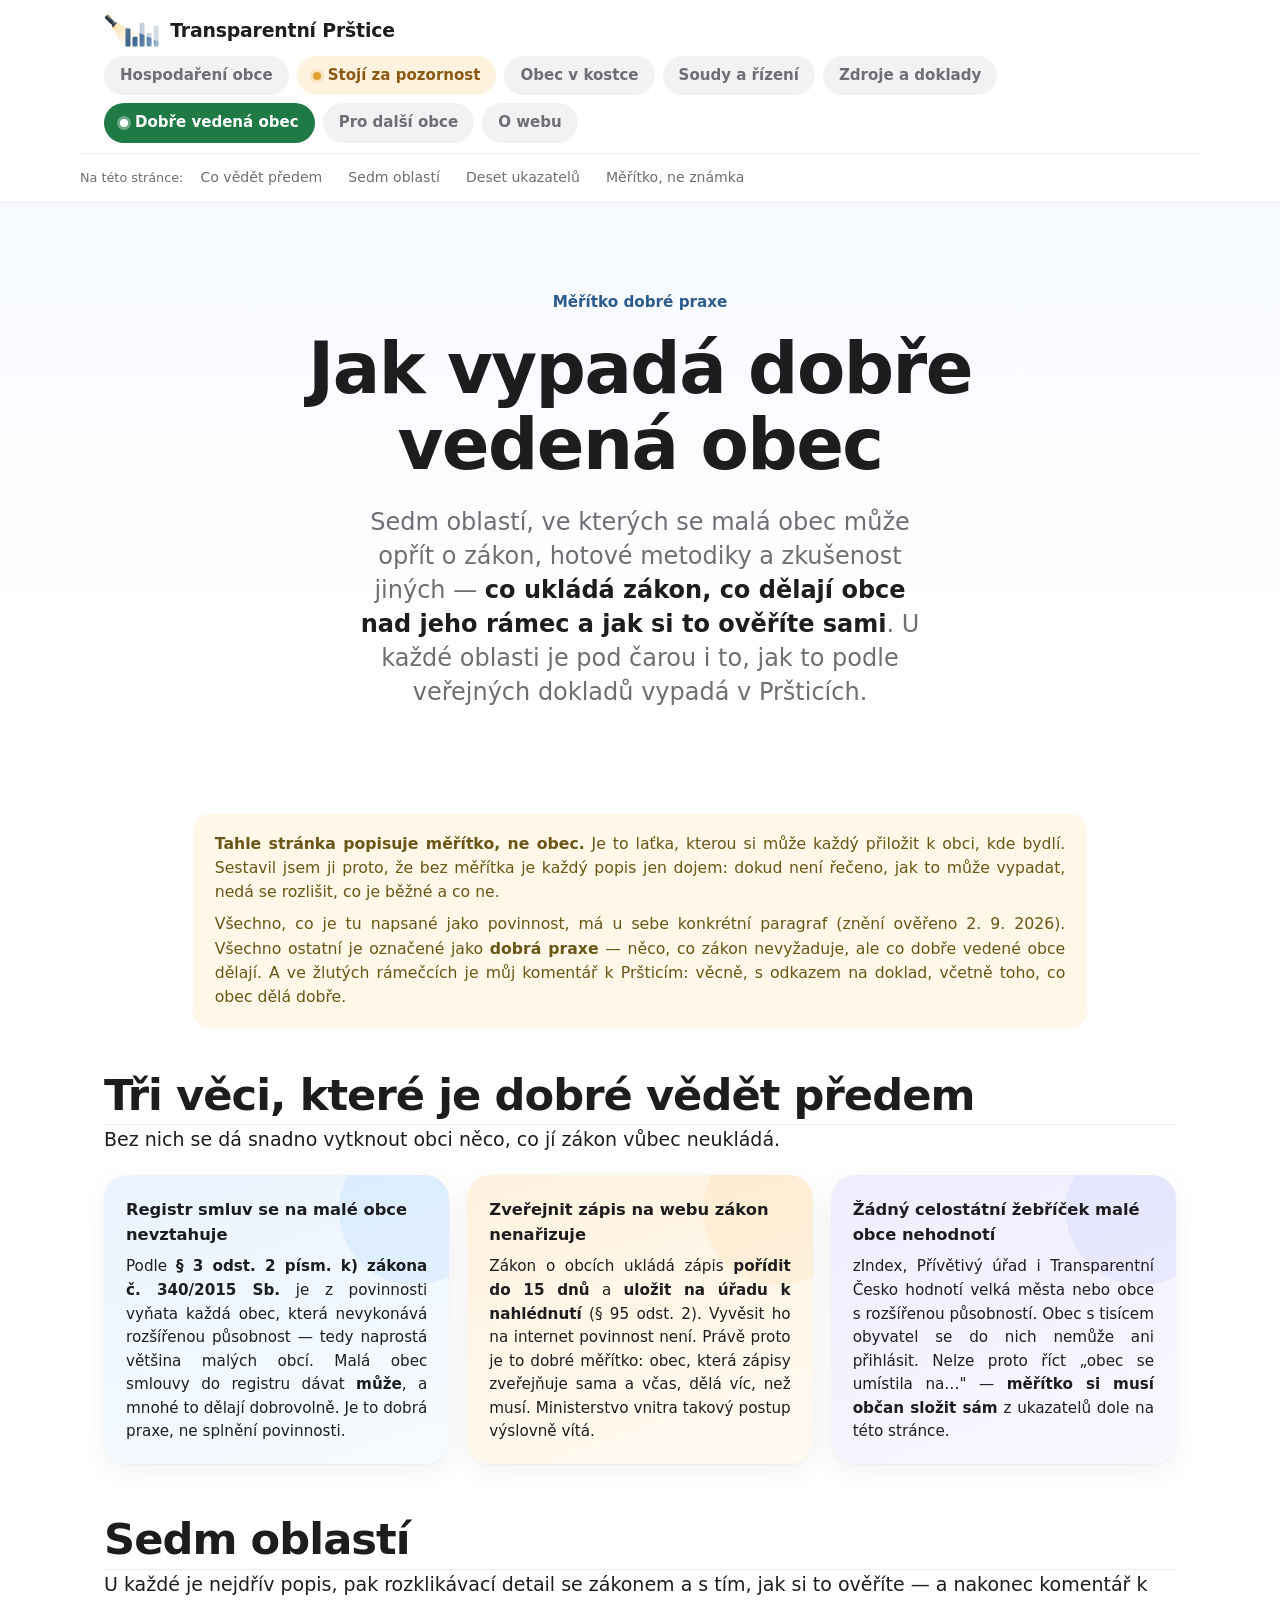
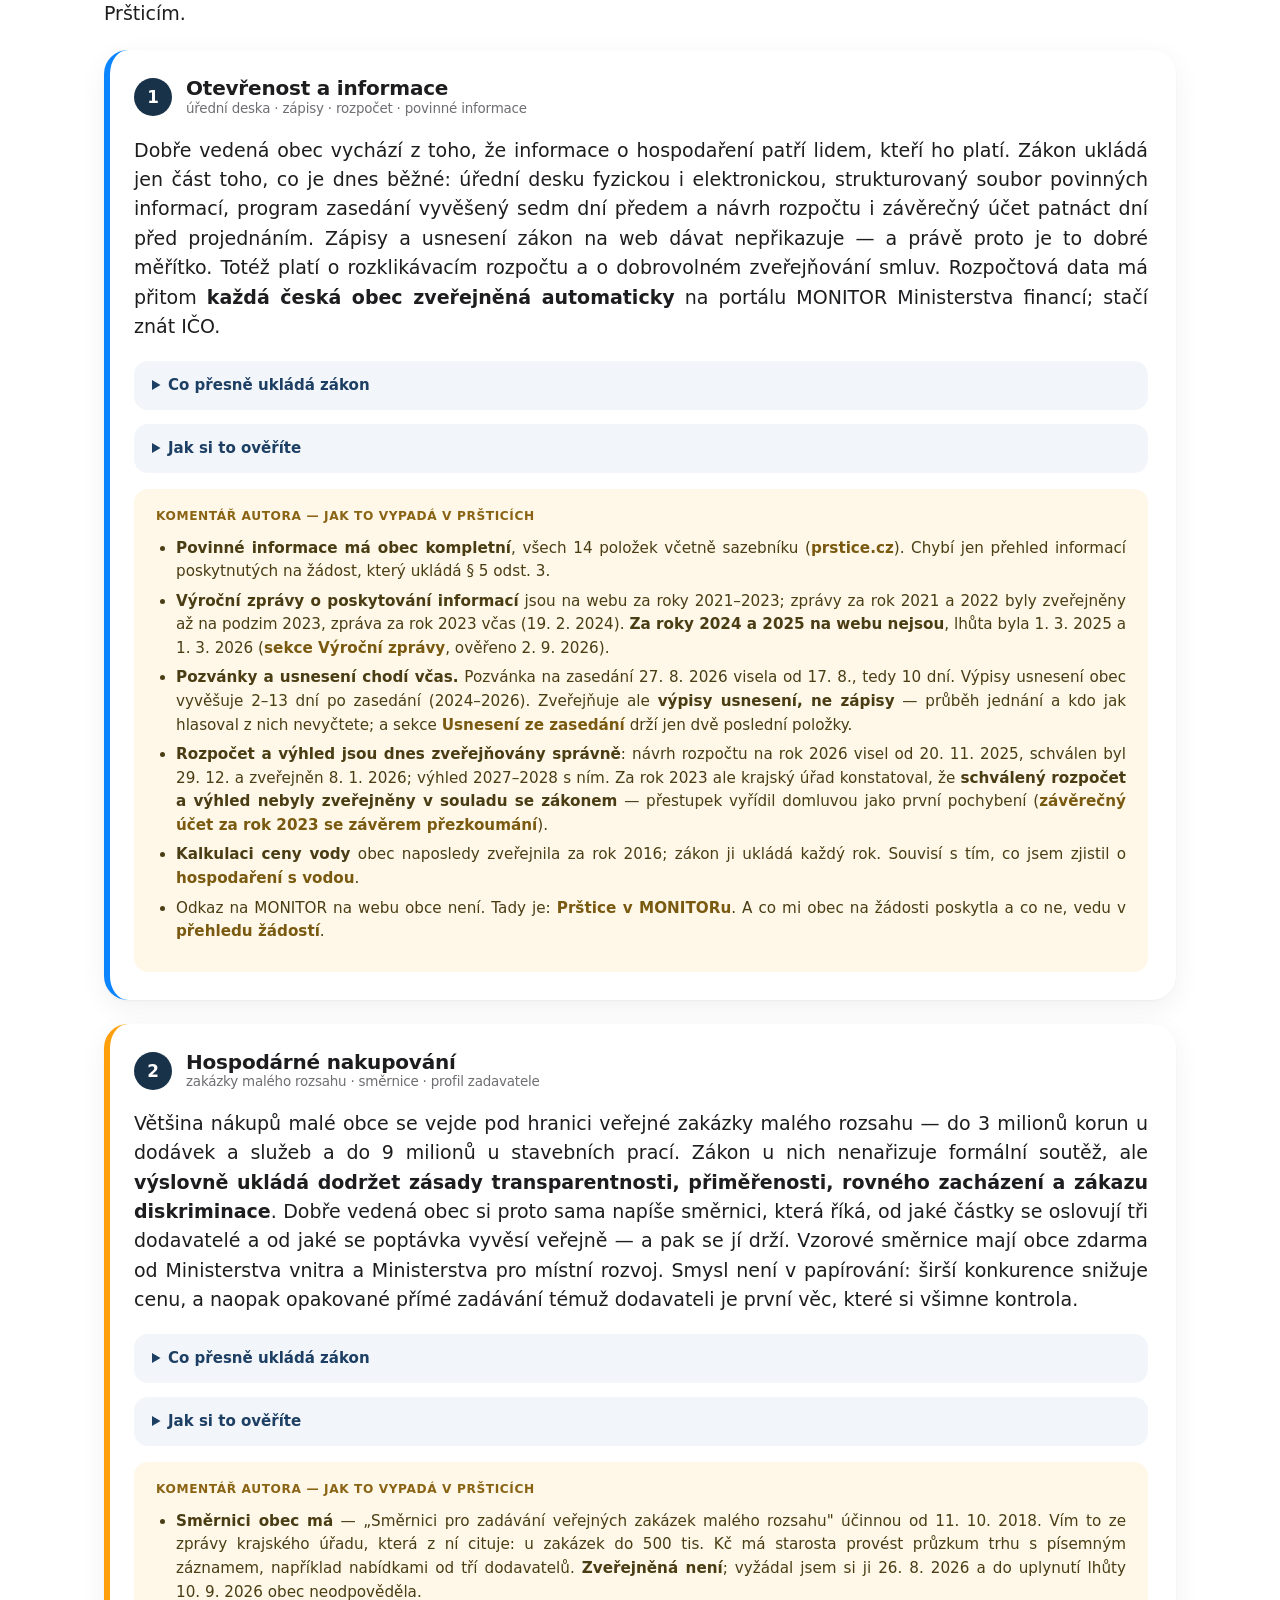
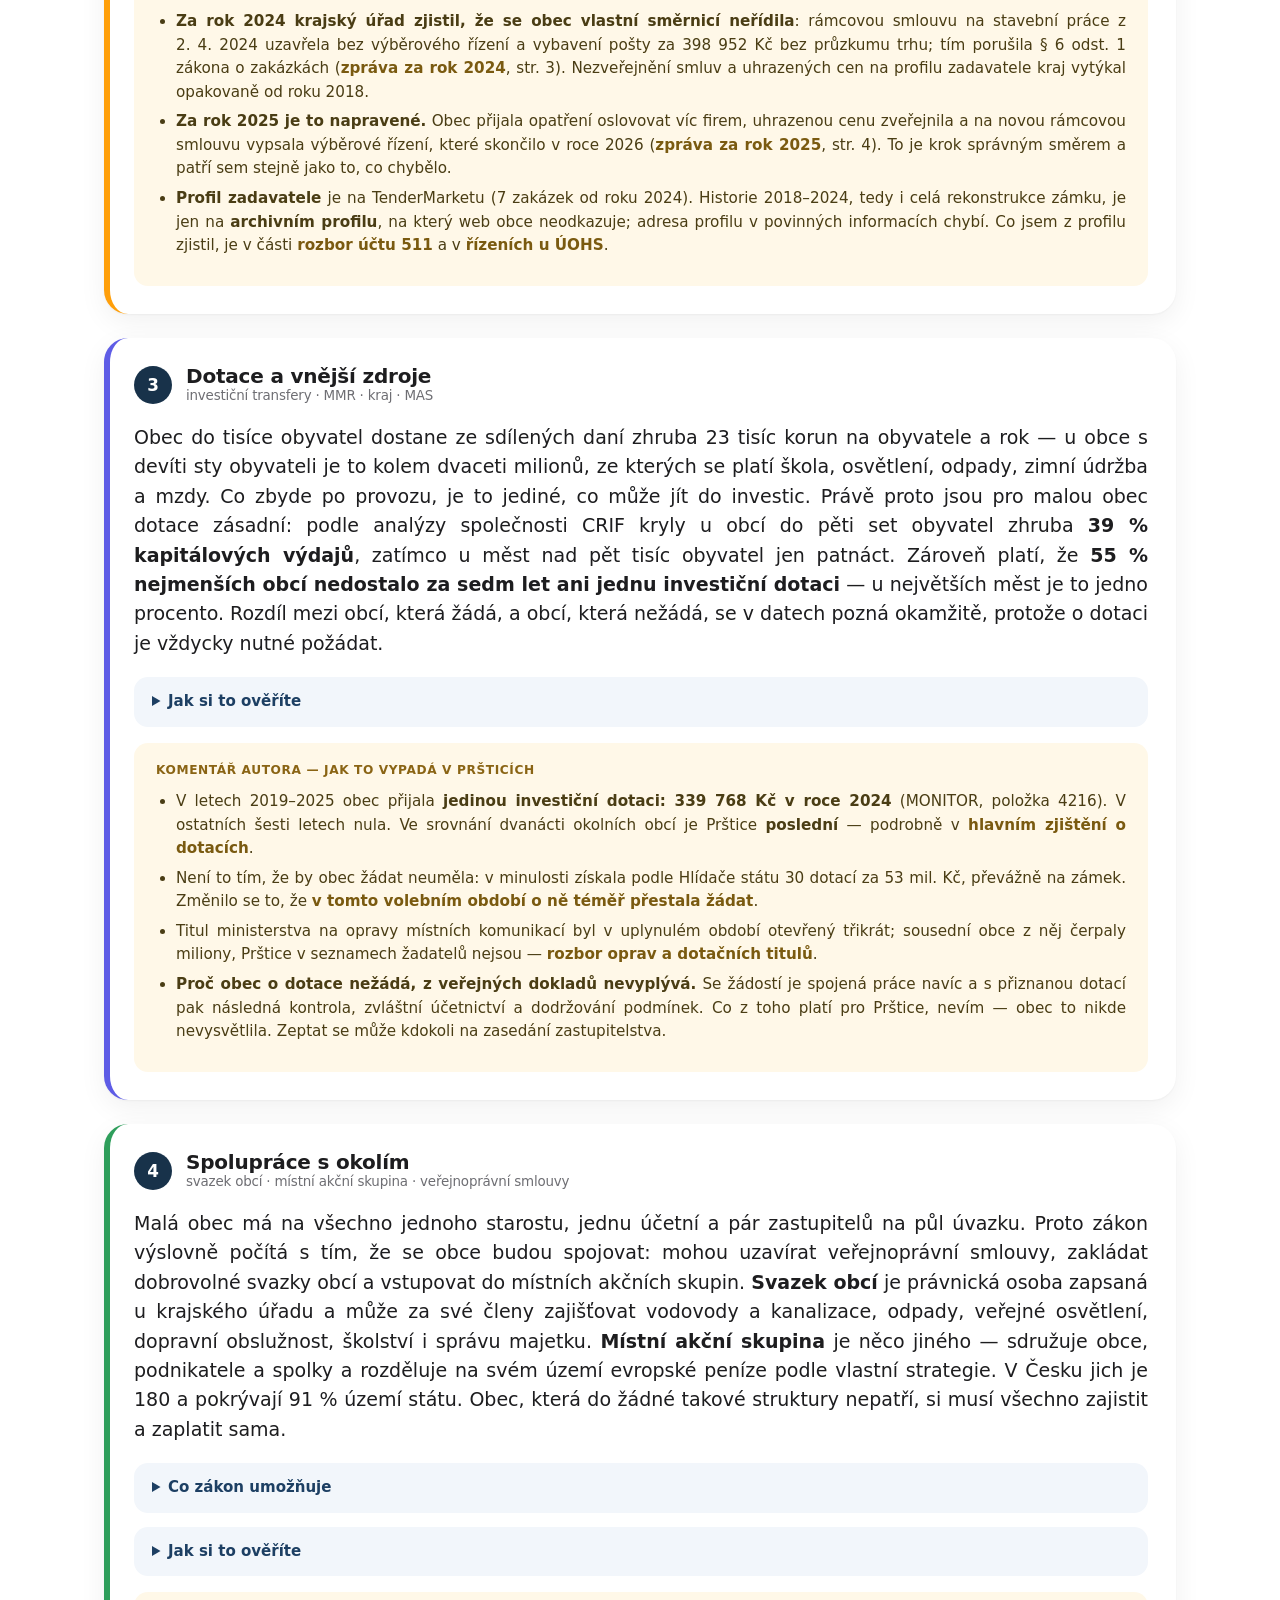
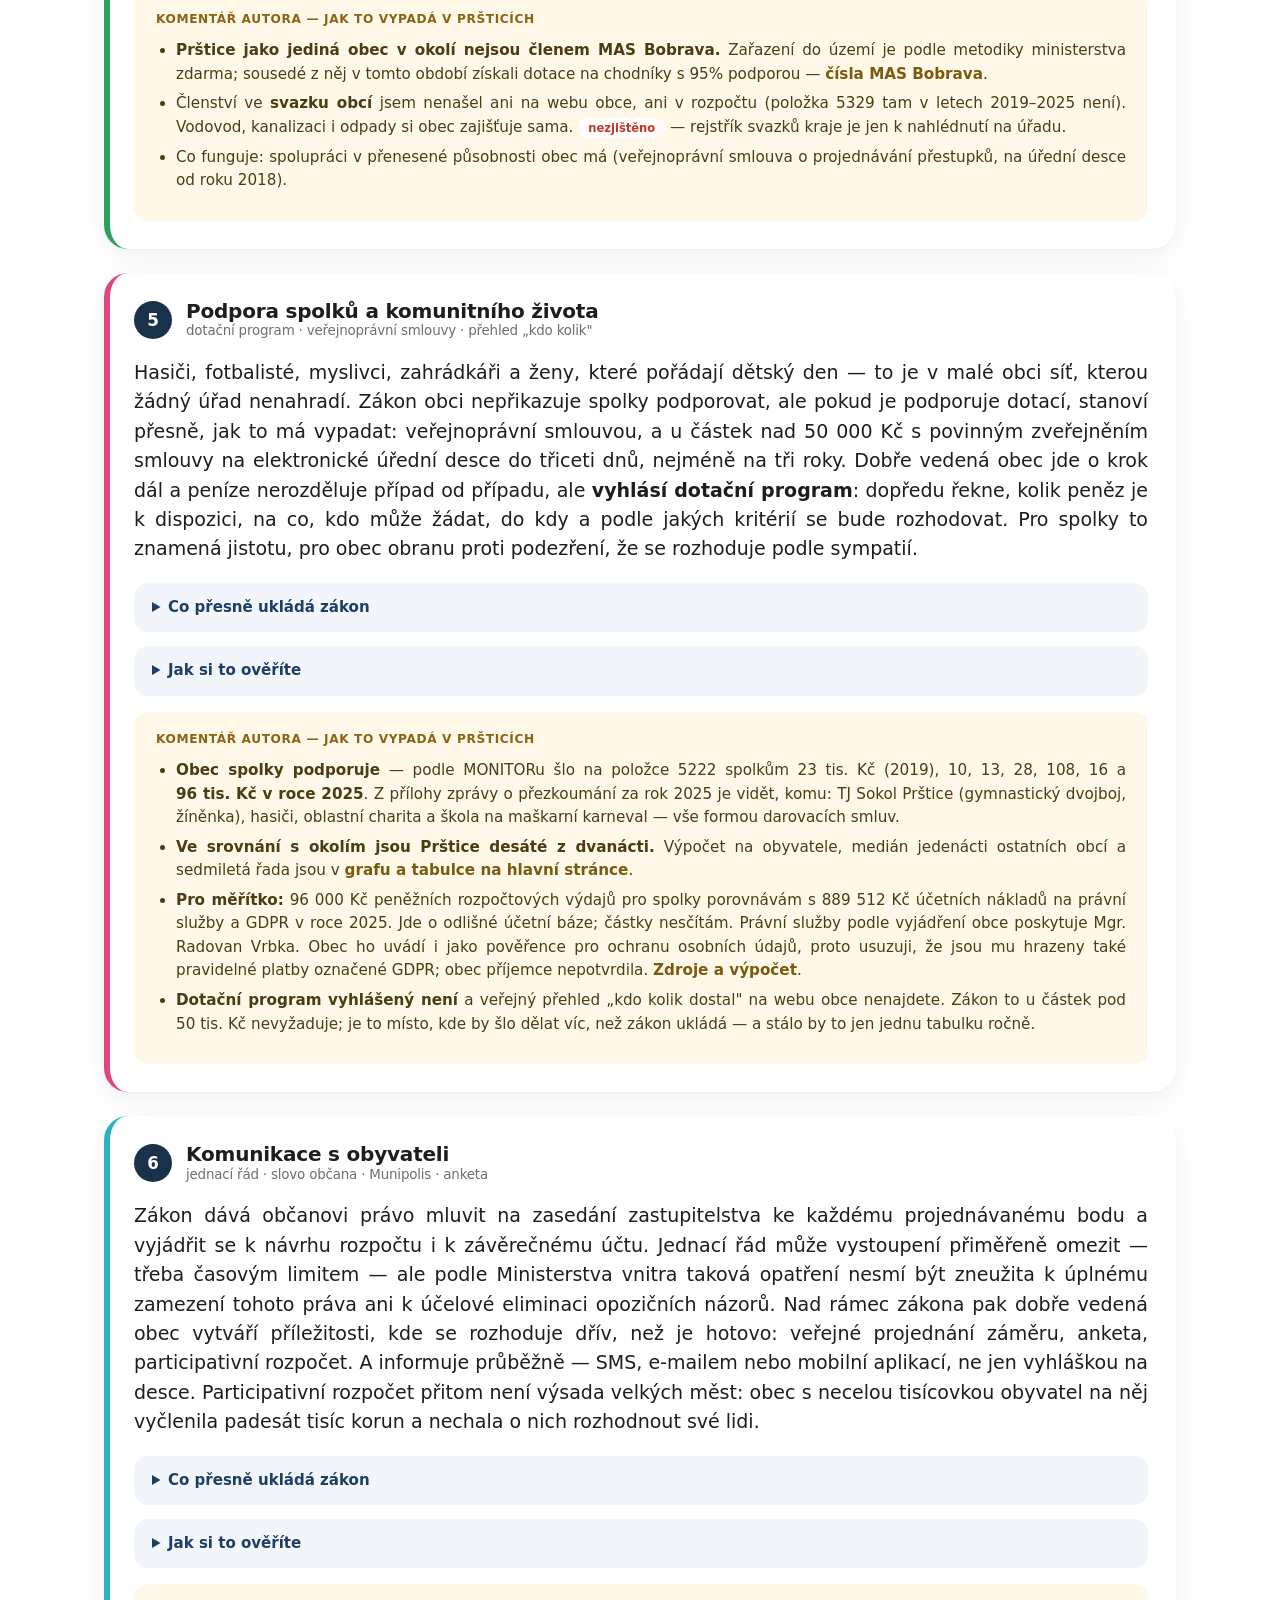
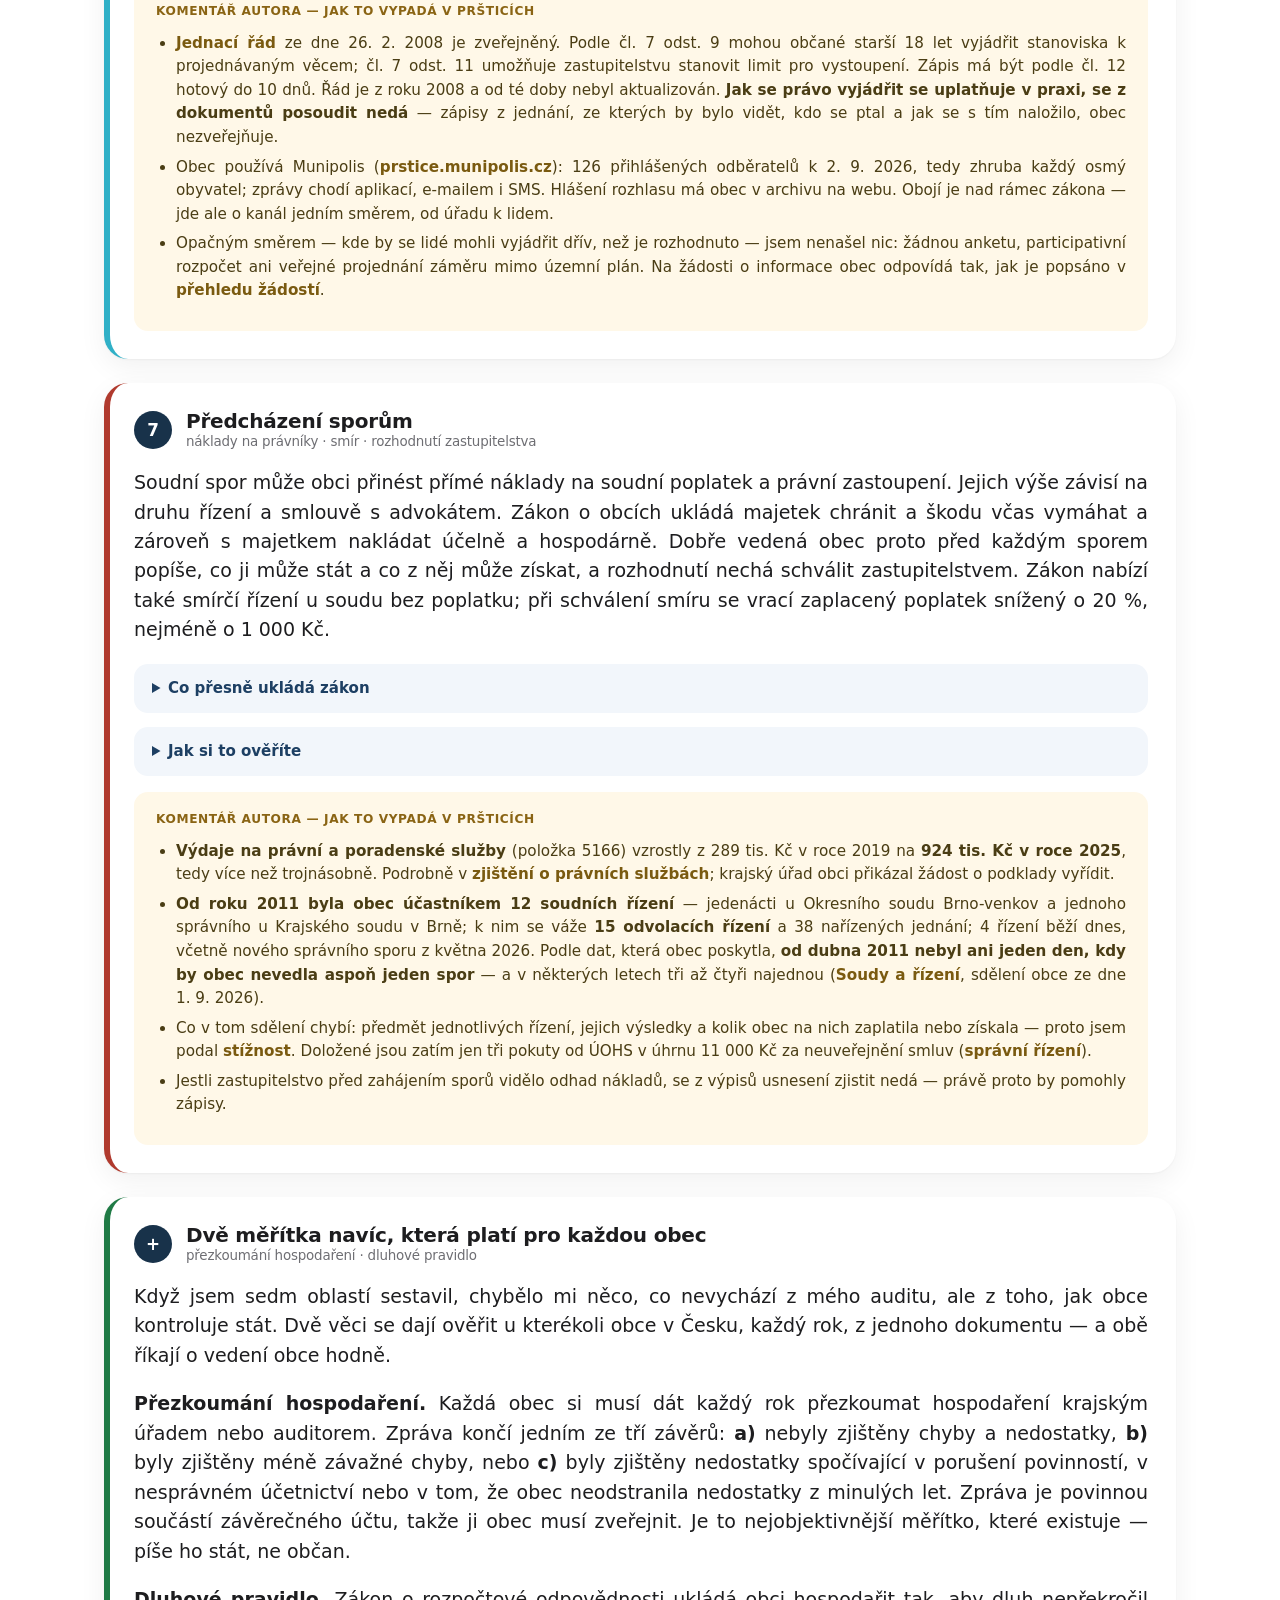
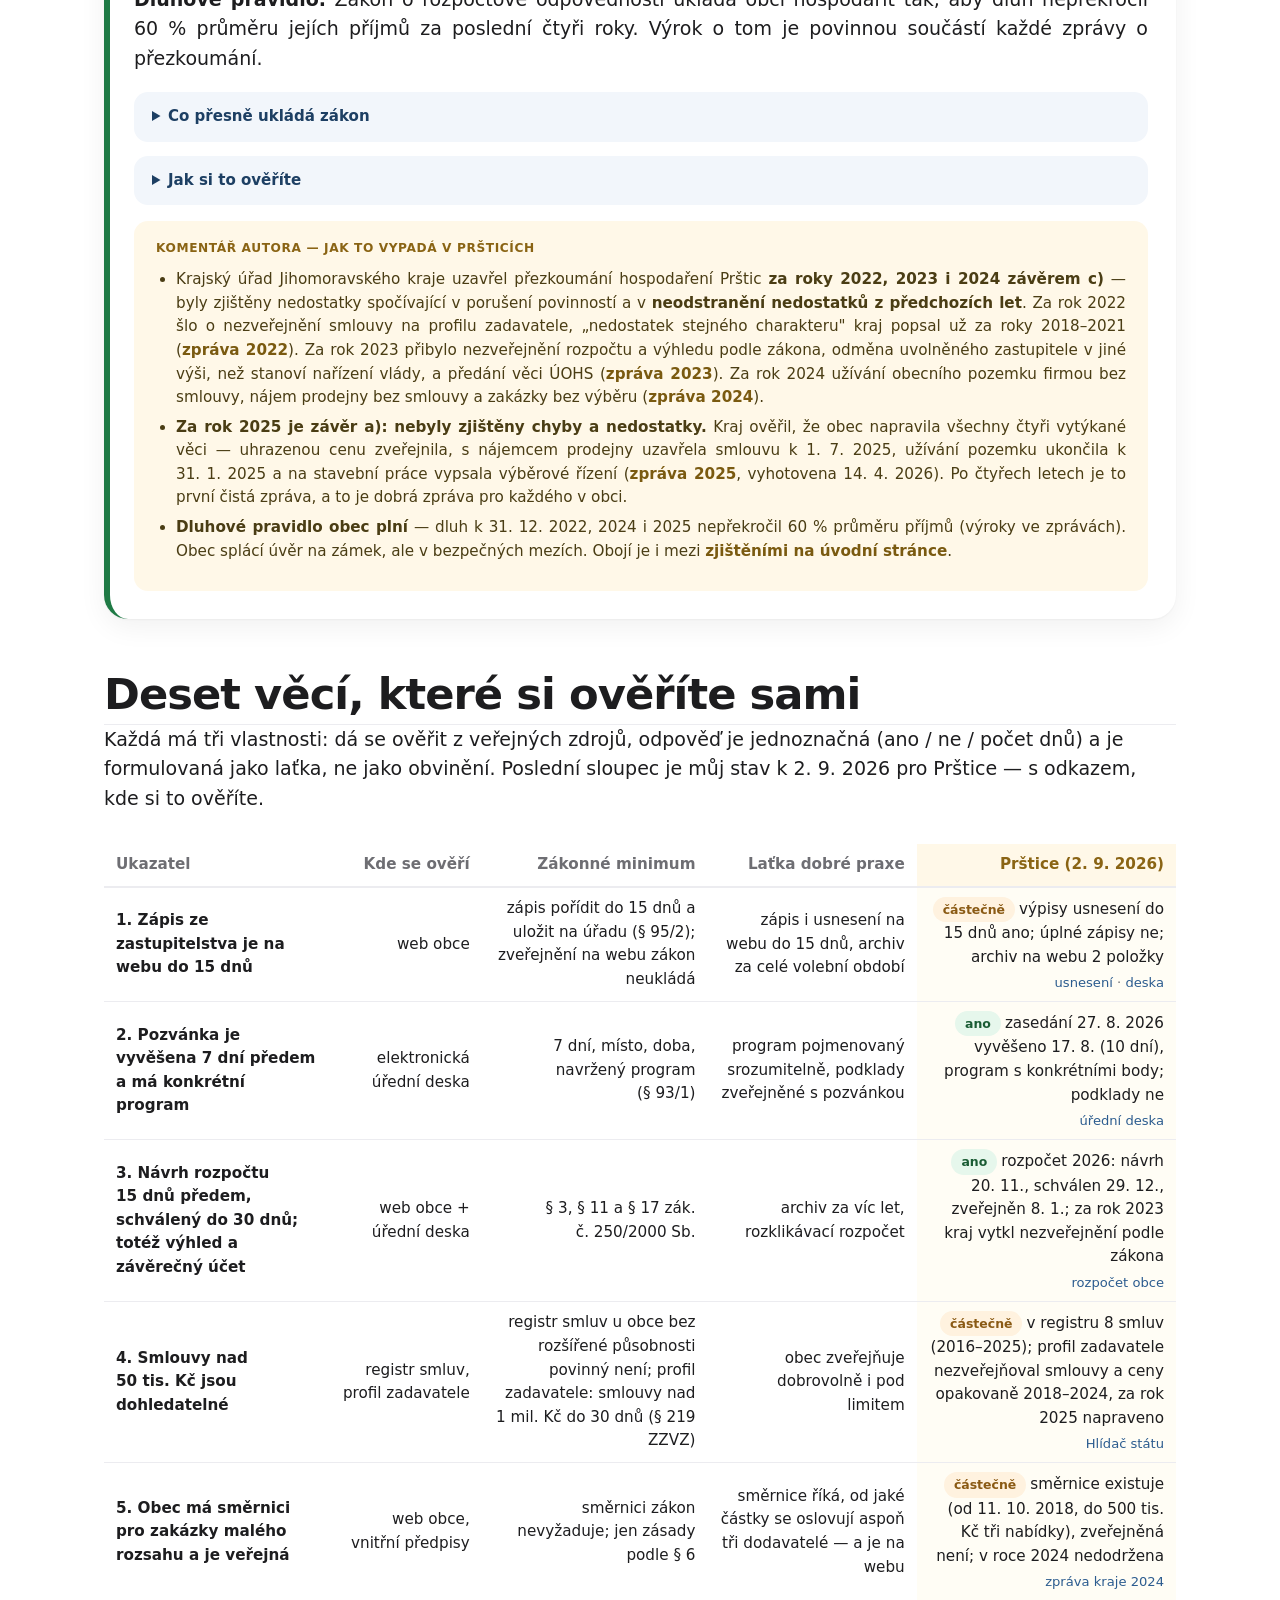
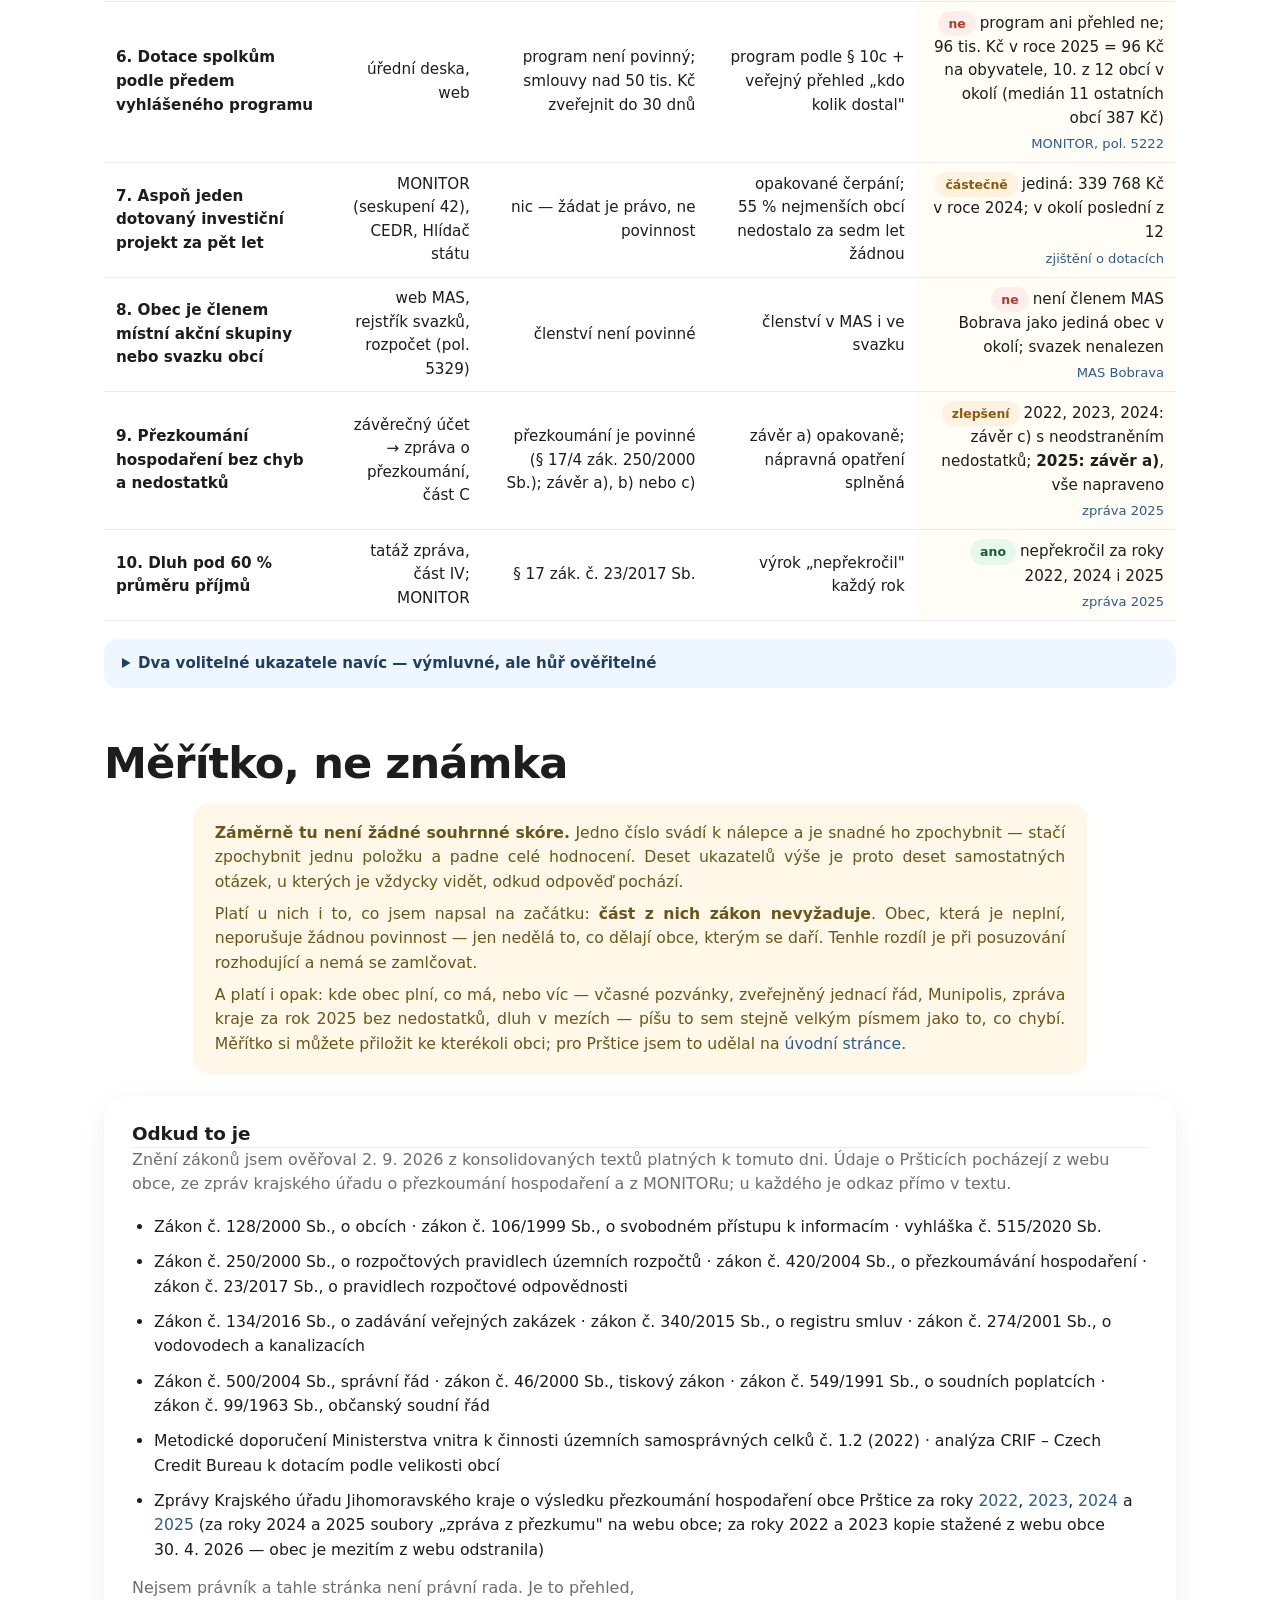
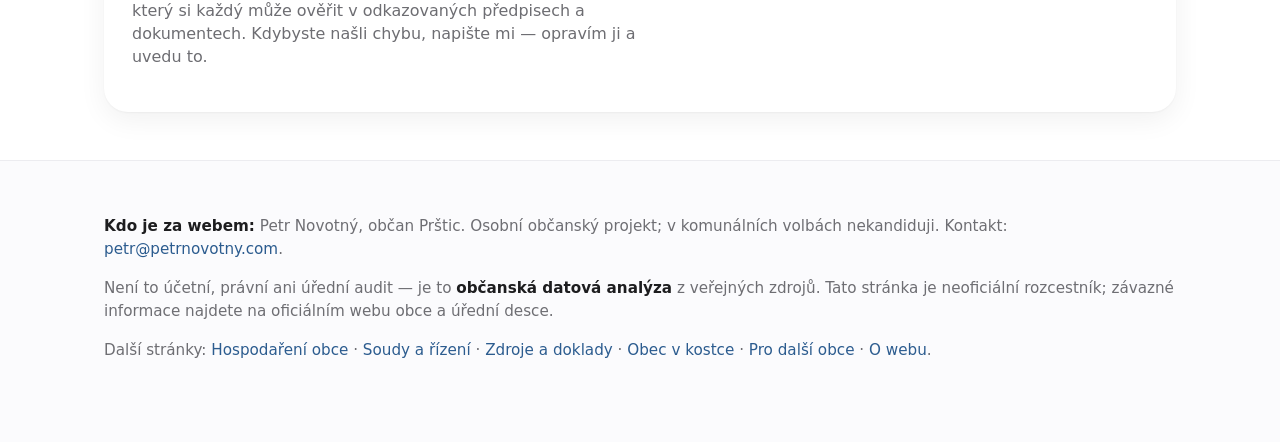
<file: web/dobre-vedena-obec.html>
<!DOCTYPE html>
<html lang="cs">
<head>
<meta charset="UTF-8">
<meta name="viewport" content="width=device-width, initial-scale=1.0">
<title>Jak vypadá dobře vedená obec — Transparentní Prštice</title>
<link rel="canonical" href="https://transparentniprstice.cz/dobre-vedena-obec.html">
<link rel="icon" href="favicon.svg" type="image/svg+xml">
<link rel="icon" href="favicon-32.png" sizes="32x32" type="image/png">
<link rel="icon" href="favicon-16.png" sizes="16x16" type="image/png">
<link rel="apple-touch-icon" href="apple-touch-icon.png">
<meta name="description" content="Měřítko dobré praxe pro obce do tisíce obyvatel: sedm oblastí, co v nich ukládá zákon, co dělají obce nad jeho rámec a deset věcí, které si každý ověří sám z veřejných zdrojů.">
<meta property="og:type" content="website">
<meta property="og:site_name" content="Transparentní Prštice">
<meta property="og:locale" content="cs_CZ">
<meta property="og:title" content="Jak vypadá dobře vedená obec">
<meta property="og:description" content="Sedm oblastí, co ukládá zákon, co je dobrá praxe nad jeho rámec — a deset věcí, které si o kterékoli obci ověříte sami.">
<meta property="og:url" content="https://transparentniprstice.cz/dobre-vedena-obec.html">
<meta property="og:image" content="https://transparentniprstice.cz/obrazky/zamek-prstice.jpg">
<meta property="og:image:alt" content="Ilustrace zámku v Pršticích">
<meta name="twitter:card" content="summary_large_image">
<meta name="author" content="Petr Novotný">
<script>document.documentElement.className+=" js";
// Lepicí hlavička ujídá na notebooku čtvrtinu okna. Po odrolování ji zmenšíme:
// pás se nápisem zmizí, nabídka se vejde na jeden řádek. Bez JS zůstane plná.
addEventListener("scroll",function(){var m=scrollY>80,c=document.documentElement.classList;
if(m!==c.contains("hsmall"))c.toggle("hsmall",m);},{passive:true});</script>
<link rel="stylesheet" href="styl.css">
</head>
<body>
<a class="skip" href="#obsah">Přeskočit na obsah</a>

<header class="site">
  <div class="navrow">
    <a class="brand" href="index.html">
      <svg aria-hidden="true" viewBox="0 0 308 226"><defs><clipPath id="brand-ak"><path d="M74.7,71.3 L706,358 L336,728 L49.3,96.7 Z"/></clipPath><clipPath id="brand-az"><rect x="0" y="0" width="308" height="198"/></clipPath><radialGradient id="brand-as" gradientUnits="userSpaceOnUse" cx="62" cy="84" r="300"><stop offset="0" stop-color="#AFBDCD"/><stop offset=".55" stop-color="#C8D2DE"/><stop offset="1" stop-color="#E2E7EE"/></radialGradient><radialGradient id="brand-al" gradientUnits="userSpaceOnUse" cx="62" cy="84" r="300"><stop offset="0" stop-color="#2C5C8F"/><stop offset=".40" stop-color="#2C5C8F"/><stop offset=".68" stop-color="#5A85B0" stop-opacity=".92"/><stop offset=".88" stop-color="#A6BCD2" stop-opacity=".6"/><stop offset="1" stop-color="#CBD8E4" stop-opacity="0"/></radialGradient><radialGradient id="brand-ab" gradientUnits="userSpaceOnUse" cx="62" cy="84" r="235"><stop offset="0" stop-color="#FFD27A" stop-opacity=".58"/><stop offset=".42" stop-color="#FFD27A" stop-opacity=".13"/><stop offset="1" stop-color="#FFD27A" stop-opacity="0"/></radialGradient><radialGradient id="brand-aw" gradientUnits="userSpaceOnUse" cx="62" cy="84" r="235"><stop offset="0" stop-color="#FFD27A" stop-opacity=".30"/><stop offset=".55" stop-color="#FFD27A" stop-opacity=".06"/><stop offset="1" stop-color="#FFD27A" stop-opacity="0"/></radialGradient><linearGradient id="brand-at1" x1="0" y1="0" x2="0" y2="1"><stop offset="0" stop-color="#6A7E96"/><stop offset=".5" stop-color="#31404F"/><stop offset="1" stop-color="#1E2A36"/></linearGradient><linearGradient id="brand-at2" x1="0" y1="0" x2="0" y2="1"><stop offset="0" stop-color="#728699"/><stop offset=".55" stop-color="#31404F"/><stop offset="1" stop-color="#1E2A36"/></linearGradient><linearGradient id="brand-at3" x1="0" y1="0" x2="0" y2="1"><stop offset="0" stop-color="#FFD27A"/><stop offset=".5" stop-color="#FFF8E8"/><stop offset="1" stop-color="#F2A11B"/></linearGradient></defs><g clip-path="url(#brand-az)"><path d="M74.7,71.3 L706,358 L336,728 L49.3,96.7 Z" fill="url(#brand-ab)" clip-path="url(#brand-ak)"/></g><rect x="116" y="100" width="26" height="96" rx="5" fill="url(#brand-as)"/><rect x="154" y="144" width="26" height="52" rx="5" fill="url(#brand-as)"/><rect x="192" y="68" width="26" height="128" rx="5" fill="url(#brand-as)"/><rect x="230" y="122" width="26" height="74" rx="5" fill="url(#brand-as)"/><rect x="268" y="86" width="26" height="110" rx="5" fill="url(#brand-as)"/><g clip-path="url(#brand-ak)"><rect x="116" y="100" width="26" height="96" rx="5" fill="url(#brand-al)"/><rect x="154" y="144" width="26" height="52" rx="5" fill="url(#brand-al)"/><rect x="192" y="68" width="26" height="128" rx="5" fill="url(#brand-al)"/><rect x="230" y="122" width="26" height="74" rx="5" fill="url(#brand-al)"/><rect x="268" y="86" width="26" height="110" rx="5" fill="url(#brand-al)"/><rect x="116" y="100" width="26" height="96" rx="5" fill="url(#brand-aw)"/><rect x="154" y="144" width="26" height="52" rx="5" fill="url(#brand-aw)"/><rect x="192" y="68" width="26" height="128" rx="5" fill="url(#brand-aw)"/><rect x="230" y="122" width="26" height="74" rx="5" fill="url(#brand-aw)"/><rect x="268" y="86" width="26" height="110" rx="5" fill="url(#brand-aw)"/></g><g transform="rotate(45.0 62 84)"><rect x="-11.1" y="72.3" width="55.1" height="23.3" rx="5.3" fill="url(#brand-at1)"/><rect x="-4.4" y="67.6" width="13.8" height="8.1" rx="3.4" fill="#F2A11B"/><rect x="20.3" y="70.8" width="3.8" height="26.3" rx="1.8" fill="#1E2A36" opacity=".5"/><rect x="29.4" y="70.8" width="3.8" height="26.3" rx="1.8" fill="#1E2A36" opacity=".5"/><path d="M44.0 72.3 L62.0 65.5 L62.0 102.5 L44.0 95.7 Z" fill="url(#brand-at2)"/><rect x="58.6" y="63.5" width="6.8" height="41.1" rx="2.7" fill="url(#brand-at3)"/></g></svg>
      <span class="brandtext">Transparentní Prštice</span>
    </a>
    <nav class="hlavni" aria-label="Hlavní">
      <a href="index.html">Hospodaření obce</a>
      <a href="index.html#zjisteni-prehled" class="zjisteni">Stojí za pozornost</a>
      <a href="obec.html">Obec v kostce</a>
      <a href="rizeni.html">Soudy a řízení</a>
      <a href="jak-to-vime.html">Zdroje a doklady</a>
      <a href="dobre-vedena-obec.html" class="dobra" aria-current="page">Dobře vedená obec</a>
      <a href="pro-dalsi-obce.html">Pro další obce</a>
      <a href="o-webu.html">O webu</a>
    </nav>
  </div>
  <nav class="navrow podnav" aria-label="Části stránky">
    <span class="sipka">Na této stránce:</span>
    <a href="#predem">Co vědět předem</a>
    <a href="#oblasti">Sedm oblastí</a>
    <a href="#ukazatele">Deset ukazatelů</a>
    <a href="#meritko">Měřítko, ne známka</a>
  </nav>
</header>

<main id="obsah">
  <div class="hero">
    <div class="inner">
      <p class="kicker">Měřítko dobré praxe</p>
      <h1>Jak vypadá dobře vedená obec</h1>
      <p class="lede">Sedm oblastí, ve kterých se malá obec může opřít o zákon, hotové metodiky a zkušenost jiných — <strong style="white-space:normal">co ukládá zákon, co dělají obce nad jeho rámec a jak si to ověříte sami</strong>. U každé oblasti je pod čarou i to, jak to podle veřejných dokladů vypadá v Pršticích.</p>
    </div>
  </div>

  <section class="wide">
    <div class="upozorneni meritko-txt">
      <p><b>Tahle stránka popisuje měřítko, ne obec.</b> Je to laťka, kterou si může každý přiložit k obci, kde bydlí. Sestavil jsem ji proto, že bez měřítka je každý popis jen dojem: dokud není řečeno, jak to může vypadat, nedá se rozlišit, co je běžné a co ne.</p>
      <p>Všechno, co je tu napsané jako povinnost, má u sebe konkrétní paragraf (znění ověřeno 2.&nbsp;9.&nbsp;2026). Všechno ostatní je označené jako <b>dobrá praxe</b> — něco, co zákon nevyžaduje, ale co dobře vedené obce dělají. A ve žlutých rámečcích je můj komentář k Pršticím: věcně, s odkazem na doklad, včetně toho, co obec dělá dobře.</p>
    </div>

    <h2 id="predem" style="margin-top:44px">Tři věci, které je dobré vědět předem</h2>
    <p class="sub" style="margin-top:6px">Bez nich se dá snadno vytknout obci něco, co jí zákon vůbec neukládá.</p>

    <div class="grid2 predem" style="margin-top:20px">
      <div class="tile t-blue">
        <p class="k">Registr smluv se na malé obce nevztahuje</p>
        <p class="c">Podle <b>§&nbsp;3 odst.&nbsp;2 písm.&nbsp;k) zákona č.&nbsp;340/2015 Sb.</b> je z povinnosti vyňata každá obec, která nevykonává rozšířenou působnost — tedy naprostá většina malých obcí. Malá obec smlouvy do registru dávat <b>může</b>, a mnohé to dělají dobrovolně. Je to dobrá praxe, ne splnění povinnosti.</p>
      </div>
      <div class="tile t-orange">
        <p class="k">Zveřejnit zápis na webu zákon nenařizuje</p>
        <p class="c">Zákon o obcích ukládá zápis <b>pořídit do 15&nbsp;dnů</b> a <b>uložit na úřadu k nahlédnutí</b> (§&nbsp;95 odst.&nbsp;2). Vyvěsit ho na internet povinnost není. Právě proto je to dobré měřítko: obec, která zápisy zveřejňuje sama a včas, dělá víc, než musí. Ministerstvo vnitra takový postup výslovně vítá.</p>
      </div>
      <div class="tile t-indigo">
        <p class="k">Žádný celostátní žebříček malé obce nehodnotí</p>
        <p class="c">zIndex, Přívětivý úřad i Transparentní Česko hodnotí velká města nebo obce s rozšířenou působností. Obec s tisícem obyvatel se do nich nemůže ani přihlásit. Nelze proto říct „obec se umístila na…" — <b>měřítko si musí občan složit sám</b> z ukazatelů dole na této stránce.</p>
      </div>
    </div>

    <h2 id="oblasti" style="margin-top:52px">Sedm oblastí</h2>
    <p class="sub" style="margin-top:6px">U každé je nejdřív popis, pak rozklikávací detail se zákonem a s tím, jak si to ověříte — a nakonec komentář k Pršticím.</p>

    <!-- ===== 1 ===== -->
    <div class="card oblast" style="--acc:#0a84ff;margin-top:22px">
      <div class="hlava"><span class="cislo">1</span><h3>Otevřenost a informace<span class="pod">úřední deska · zápisy · rozpočet · povinné informace</span></h3></div>
      <p>Dobře vedená obec vychází z toho, že informace o hospodaření patří lidem, kteří ho platí. Zákon ukládá jen část toho, co je dnes běžné: úřední desku fyzickou i elektronickou, strukturovaný soubor povinných informací, program zasedání vyvěšený sedm dní předem a návrh rozpočtu i závěrečný účet patnáct dní před projednáním. Zápisy a usnesení zákon na web dávat nepřikazuje — a právě proto je to dobré měřítko. Totéž platí o rozklikávacím rozpočtu a o dobrovolném zveřejňování smluv. Rozpočtová data má přitom <b>každá česká obec zveřejněná automaticky</b> na portálu MONITOR Ministerstva financí; stačí znát IČO.</p>
      <details class="overit"><summary>Co přesně ukládá zákon</summary>
        <ul class="pravidla" style="padding:0 18px 16px 40px">
          <li><b>Úřední deska fyzická i elektronická</b> — § 26 odst. 1 správního řádu (zák. č.&nbsp;500/2004 Sb.): musí být nepřetržitě přístupná a její obsah zveřejněn i způsobem umožňujícím dálkový přístup.</li>
          <li><b>Pozvánka na zastupitelstvo aspoň 7 dní předem</b> — § 93 odst. 1 zákona o obcích (zák. č.&nbsp;128/2000 Sb.): místo, doba a navržený program.</li>
          <li><b>Zasedání je veřejné</b> — § 93 odst. 3 téhož zákona. <b>Schází se nejméně jednou za 3 měsíce</b> — § 92 odst. 1.</li>
          <li><b>Zápis do 15 dnů, uložený k nahlédnutí</b> — § 95 odst. 1 a 2: obsahuje počet přítomných, schválený pořad, průběh a výsledek hlasování a přijatá usnesení.</li>
          <li><b>Právo nahlížet</b> — § 16 odst. 2 písm. e): občan starší 18 let smí nahlížet do rozpočtu, závěrečného účtu, usnesení a zápisů zastupitelstva i výborů a pořizovat si výpisy. Podle odst. 3 totéž platí pro vlastníka nemovitosti v obci.</li>
          <li><b>Povinně zveřejňované informace</b> — § 5 odst. 1 a 4 zák. č.&nbsp;106/1999 Sb. a vyhláška č.&nbsp;515/2020 Sb.: 14 položek v předepsaném pořadí, mimo jiné 8.2 Rozpočet, 12 Sazebník úhrad a 14 Výroční zpráva.</li>
          <li><b>Výroční zpráva o poskytování informací vždy do 1. března</b> — § 18 odst. 1 zák. č.&nbsp;106/1999 Sb.: počet žádostí, odmítnutí, odvolání a stížností.</li>
          <li><b>Poskytnutou informaci zveřejnit do 15 dnů</b> a držet ji nejméně 6 let — § 5 odst. 3 téhož zákona.</li>
          <li><b>Návrh rozpočtu 15 dnů předem v úplném znění</b>, schválený rozpočet do 30 dnů — § 11 odst. 3 a 4 zák. č.&nbsp;250/2000 Sb. Totéž platí pro <b>střednědobý výhled</b> (§ 3 odst. 3 a 4) a pro <b>závěrečný účet včetně zprávy o přezkoumání</b> (§ 17 odst. 6 a 8).</li>
          <li><b>Záměr nakládat s nemovitostí 15 dnů předem</b> — § 39 odst. 1 zákona o obcích. Nezveřejní-li ho obec, je právní jednání <b>neplatné</b>.</li>
          <li><b>Obecní zpravodaj musí být objektivní a vyvážený</b> a dát přiměřený prostor názorům zastupitelů — § 4a tiskového zákona (zák. č.&nbsp;46/2000 Sb.); § 11a dává zastupiteli právo na doplňující informaci.</li>
          <li><b>Kalkulace ceny vodného a stočného každý rok do 30. dubna</b> — § 36 odst. 5 zák. č.&nbsp;274/2001 Sb.: vlastník i provozovatel zveřejní porovnání všech položek výpočtu ceny za předchozí rok.</li>
        </ul>
      </details>
      <details class="overit"><summary>Jak si to ověříte</summary>
        <ol>
          <li>Web obce → „Povinně zveřejňované informace". Projděte položky 1–14 podle vyhlášky 515/2020 Sb., hlavně <b>8.2 Rozpočet</b>, <b>12 Sazebník</b> a <b>14 Výroční zpráva</b> — a za které roky výroční zprávy existují.</li>
          <li>Elektronická úřední deska: mají dokumenty datum vyvěšení a sejmutí? Je tam pozvánka na nejbližší zasedání aspoň sedm dní předem?</li>
          <li>Jsou na webu zápisy, nebo jen výpisy usnesení? Za jak dlouho po zasedání se objeví? Je tam archiv starších let?</li>
          <li><b>MONITOR státní pokladny</b> — funguje pro každou obec bez přihlašování: <span style="word-break:break-all">monitor.statnipokladna.gov.cz/ucetni-jednotka/<i>IČO</i>/prehled</span>. IČO najdete v povinných informacích, položka 6.</li>
          <li><b>Hlídač státu</b> — smlouvy, dotace a zakázky podle IČO.</li>
        </ol>
      </details>
      <div class="nazor">
        <p class="lab">Komentář autora — jak to vypadá v Pršticích</p>
        <ul>
          <li><b>Povinné informace má obec kompletní</b>, všech 14 položek včetně sazebníku (<a href="https://www.prstice.cz/urad/povinne-informace/" target="_blank" rel="noopener">prstice.cz</a>). Chybí jen přehled informací poskytnutých na žádost, který ukládá § 5 odst. 3.</li>
          <li><b>Výroční zprávy o poskytování informací</b> jsou na webu za roky 2021–2023; zprávy za rok 2021 a 2022 byly zveřejněny až na podzim 2023, zpráva za rok 2023 včas (19.&nbsp;2.&nbsp;2024). <b>Za roky 2024 a 2025 na webu nejsou</b>, lhůta byla 1.&nbsp;3.&nbsp;2025 a 1.&nbsp;3.&nbsp;2026 (<a href="https://www.prstice.cz/urad/vyrocni-zpravy/" target="_blank" rel="noopener">sekce Výroční zprávy</a>, ověřeno 2.&nbsp;9.&nbsp;2026).</li>
          <li><b>Pozvánky a usnesení chodí včas.</b> Pozvánka na zasedání 27.&nbsp;8.&nbsp;2026 visela od 17.&nbsp;8., tedy 10 dní. Výpisy usnesení obec vyvěšuje 2–13 dní po zasedání (2024–2026). Zveřejňuje ale <b>výpisy usnesení, ne zápisy</b> — průběh jednání a kdo jak hlasoval z nich nevyčtete; a sekce <a href="https://www.prstice.cz/obec/usneseni-ze-zasedani/" target="_blank" rel="noopener">Usnesení ze zasedání</a> drží jen dvě poslední položky.</li>
          <li><b>Rozpočet a výhled jsou dnes zveřejňovány správně</b>: návrh rozpočtu na rok 2026 visel od 20.&nbsp;11.&nbsp;2025, schválen byl 29.&nbsp;12. a zveřejněn 8.&nbsp;1.&nbsp;2026; výhled 2027–2028 s ním. Za rok 2023 ale krajský úřad konstatoval, že <b>schválený rozpočet a výhled nebyly zveřejněny v souladu se zákonem</b> — přestupek vyřídil domluvou jako první pochybení (<a href="dokumenty/2024_zaverecny-ucet-obce-2023-vc-zaveru-prezkoumani.pdf" target="_blank" rel="noopener">závěrečný účet za rok 2023 se závěrem přezkoumání</a>).</li>
          <li><b>Kalkulaci ceny vody</b> obec naposledy zveřejnila za rok 2016; zákon ji ukládá každý rok. Souvisí s tím, co jsem zjistil o <a href="index.html#t-voda">hospodaření s vodou</a>.</li>
          <li>Odkaz na MONITOR na webu obce není. Tady je: <a href="https://monitor.statnipokladna.gov.cz/ucetni-jednotka/00282405/prehled" target="_blank" rel="noopener">Prštice v MONITORu</a>. A co mi obec na žádosti poskytla a co ne, vedu v <a href="jak-to-vime.html#zadosti-h">přehledu žádostí</a>.</li>
        </ul>
      </div>
    </div>

    <!-- ===== 2 ===== -->
    <div class="card oblast" style="--acc:#ff9f0a">
      <div class="hlava"><span class="cislo">2</span><h3>Hospodárné nakupování<span class="pod">zakázky malého rozsahu · směrnice · profil zadavatele</span></h3></div>
      <p>Většina nákupů malé obce se vejde pod hranici veřejné zakázky malého rozsahu — do 3&nbsp;milionů korun u dodávek a služeb a do 9&nbsp;milionů u stavebních prací. Zákon u nich nenařizuje formální soutěž, ale <b>výslovně ukládá dodržet zásady transparentnosti, přiměřenosti, rovného zacházení a zákazu diskriminace</b>. Dobře vedená obec si proto sama napíše směrnici, která říká, od jaké částky se oslovují tři dodavatelé a od jaké se poptávka vyvěsí veřejně — a pak se jí drží. Vzorové směrnice mají obce zdarma od Ministerstva vnitra a Ministerstva pro místní rozvoj. Smysl není v papírování: širší konkurence snižuje cenu, a naopak opakované přímé zadávání témuž dodavateli je první věc, které si všimne kontrola.</p>
      <details class="overit"><summary>Co přesně ukládá zákon</summary>
        <ul class="pravidla" style="padding:0 18px 16px 40px">
          <li><b>Zásady platí i u zakázek malého rozsahu</b> — § 31 zákona o zadávání veřejných zakázek (zák. č.&nbsp;134/2016 Sb.) obec od zadávacího řízení osvobozuje, ale § 6 odst. 1 až 3 (transparentnost, přiměřenost, rovné zacházení, zákaz diskriminace) platí dál.</li>
          <li><b>Limity</b> — do 3&nbsp;mil.&nbsp;Kč u dodávek a služeb, do 9&nbsp;mil.&nbsp;Kč u stavebních prací (§ 27).</li>
          <li><b>Smlouvy nad 1&nbsp;mil.&nbsp;Kč bez DPH na profil zadavatele do 30 dnů</b> včetně dodatků — § 219 odst. 1; <b>skutečně uhrazenou cenu</b> do 3 měsíců od splnění, u víceletých smluv každoročně do 31. března — § 219 odst. 3. Platí i pro malé obce.</li>
          <li><b>Vlastní směrnici zákon nevyžaduje</b> — je to dobrá praxe. Pokud si ji obec přijme, kontrola ji pak posuzuje podle ní.</li>
        </ul>
      </details>
      <details class="overit"><summary>Jak si to ověříte</summary>
        <ol>
          <li>Web obce → vnitřní předpisy. Existuje směrnice pro zakázky malého rozsahu a je veřejná? Říká, od jaké částky se oslovují aspoň tři dodavatelé?</li>
          <li>Profil zadavatele (adresa má být v povinných informacích): jsou tam smlouvy nad milion korun a uhrazené ceny? Kolik nabídek obec dostávala?</li>
          <li>Zpráva o přezkoumání hospodaření (příloha závěrečného účtu) — kontrola z kraje zakázky prověřuje a případné porušení popíše.</li>
        </ol>
      </details>
      <div class="nazor">
        <p class="lab">Komentář autora — jak to vypadá v Pršticích</p>
        <ul>
          <li><b>Směrnici obec má</b> — „Směrnici pro zadávání veřejných zakázek malého rozsahu" účinnou od 11.&nbsp;10.&nbsp;2018. Vím to ze zprávy krajského úřadu, která z ní cituje: u zakázek do 500&nbsp;tis.&nbsp;Kč má starosta provést průzkum trhu s písemným záznamem, například nabídkami od tří dodavatelů. <b>Zveřejněná není</b>; vyžádal jsem si ji 26.&nbsp;8.&nbsp;2026 a do uplynutí lhůty 10.&nbsp;9.&nbsp;2026 obec neodpověděla.</li>
          <li><b>Za rok 2024 krajský úřad zjistil, že se obec vlastní směrnicí neřídila</b>: rámcovou smlouvu na stavební práce z 2.&nbsp;4.&nbsp;2024 uzavřela bez výběrového řízení a vybavení pošty za 398&nbsp;952&nbsp;Kč bez průzkumu trhu; tím porušila § 6 odst. 1 zákona o zakázkách (<a href="https://www.prstice.cz/obec/zaverecny-ucet-2024/" target="_blank" rel="noopener">zpráva za rok 2024</a>, str. 3). Nezveřejnění smluv a uhrazených cen na profilu zadavatele kraj vytýkal opakovaně od roku 2018.</li>
          <li><b>Za rok 2025 je to napravené.</b> Obec přijala opatření oslovovat víc firem, uhrazenou cenu zveřejnila a na novou rámcovou smlouvu vypsala výběrové řízení, které skončilo v roce 2026 (<a href="https://www.prstice.cz/obec/zaverecny-ucet-2025/" target="_blank" rel="noopener">zpráva za rok 2025</a>, str. 4). To je krok správným směrem a patří sem stejně jako to, co chybělo.</li>
          <li><b>Profil zadavatele</b> je na TenderMarketu (7 zakázek od roku 2024). Historie 2018–2024, tedy i celá rekonstrukce zámku, je jen na <b>archivním profilu</b>, na který web obce neodkazuje; adresa profilu v povinných informacích chybí. Co jsem z profilu zjistil, je v části <a href="index.html#p-511">rozbor účtu 511</a> a v <a href="rizeni.html#spravni">řízeních u ÚOHS</a>.</li>
        </ul>
      </div>
    </div>

    <!-- ===== 3 ===== -->
    <div class="card oblast" style="--acc:#5e5ce6">
      <div class="hlava"><span class="cislo">3</span><h3>Dotace a vnější zdroje<span class="pod">investiční transfery · MMR · kraj · MAS</span></h3></div>
      <p>Obec do tisíce obyvatel dostane ze sdílených daní zhruba 23&nbsp;tisíc korun na obyvatele a rok — u obce s devíti sty obyvateli je to kolem dvaceti milionů, ze kterých se platí škola, osvětlení, odpady, zimní údržba a mzdy. Co zbyde po provozu, je to jediné, co může jít do investic. Právě proto jsou pro malou obec dotace zásadní: podle analýzy společnosti CRIF kryly u obcí do pěti set obyvatel zhruba <b>39&nbsp;% kapitálových výdajů</b>, zatímco u měst nad pět tisíc obyvatel jen patnáct. Zároveň platí, že <b>55&nbsp;% nejmenších obcí nedostalo za sedm let ani jednu investiční dotaci</b> — u největších měst je to jedno procento. Rozdíl mezi obcí, která žádá, a obcí, která nežádá, se v datech pozná okamžitě, protože o dotaci je vždycky nutné požádat.</p>
      <details class="overit"><summary>Jak si to ověříte</summary>
        <ol>
          <li><b>MONITOR</b>, příjmy obce → třída 4, seskupení <b>42 — investiční přijaté transfery</b>. Uvidíte, kolik obec dostala na investice a ve kterých letech.</li>
          <li><b>CEDR</b> (Centrální evidence dotací) a <b>Hlídač státu</b> — vyhledávání podle IČO.</li>
          <li>Porovnejte se sousedy stejné velikosti. Nejde o to, kdo dostal víc, ale jestli obec žádá vůbec.</li>
        </ol>
      </details>
      <div class="nazor">
        <p class="lab">Komentář autora — jak to vypadá v Pršticích</p>
        <ul>
          <li>V letech 2019–2025 obec přijala <b>jedinou investiční dotaci: 339&nbsp;768&nbsp;Kč v roce 2024</b> (MONITOR, položka 4216). V ostatních šesti letech nula. Ve srovnání dvanácti okolních obcí je Prštice <b>poslední</b> — podrobně v <a href="index.html#dotace">hlavním zjištění o dotacích</a>.</li>
          <li>Není to tím, že by obec žádat neuměla: v minulosti získala podle Hlídače státu 30 dotací za 53&nbsp;mil.&nbsp;Kč, převážně na zámek. Změnilo se to, že <a href="index.html#dotace">v tomto volebním období o ně téměř přestala žádat</a>.</li>
          <li>Titul ministerstva na opravy místních komunikací byl v uplynulém období otevřený třikrát; sousední obce z něj čerpaly miliony, Prštice v seznamech žadatelů nejsou — <a href="index.html#p-511">rozbor oprav a dotačních titulů</a>.</li>
          <li><b>Proč obec o dotace nežádá, z veřejných dokladů nevyplývá.</b> Se žádostí je spojená práce navíc a s přiznanou dotací pak následná kontrola, zvláštní účetnictví a dodržování podmínek. Co z toho platí pro Prštice, nevím — obec to nikde nevysvětlila. Zeptat se může kdokoli na zasedání zastupitelstva.</li>
        </ul>
      </div>
    </div>

    <!-- ===== 4 ===== -->
    <div class="card oblast" style="--acc:#2e9e5b">
      <div class="hlava"><span class="cislo">4</span><h3>Spolupráce s okolím<span class="pod">svazek obcí · místní akční skupina · veřejnoprávní smlouvy</span></h3></div>
      <p>Malá obec má na všechno jednoho starostu, jednu účetní a pár zastupitelů na půl úvazku. Proto zákon výslovně počítá s tím, že se obce budou spojovat: mohou uzavírat veřejnoprávní smlouvy, zakládat dobrovolné svazky obcí a vstupovat do místních akčních skupin. <b>Svazek obcí</b> je právnická osoba zapsaná u krajského úřadu a může za své členy zajišťovat vodovody a kanalizace, odpady, veřejné osvětlení, dopravní obslužnost, školství i správu majetku. <b>Místní akční skupina</b> je něco jiného — sdružuje obce, podnikatele a spolky a rozděluje na svém území evropské peníze podle vlastní strategie. V Česku jich je 180 a pokrývají 91&nbsp;% území státu. Obec, která do žádné takové struktury nepatří, si musí všechno zajistit a zaplatit sama.</p>
      <details class="overit"><summary>Co zákon umožňuje</summary>
        <ul class="pravidla" style="padding:0 18px 16px 40px">
          <li><b>Spolupráce mezi obcemi</b> — § 46 zákona o obcích: obce mohou při výkonu samostatné působnosti vzájemně spolupracovat.</li>
          <li><b>Svazek obcí</b> — § 49: obce mají právo být členy svazku a vstupovat do svazků už vytvořených; svazek vzniká zápisem do rejstříku u krajského úřadu, který je veřejný. § 50 vyjmenovává předmět činnosti: školství, sociální péče, odpady, <b>zásobování vodou, odvádění a čištění odpadních vod</b>, doprava, správa místních komunikací a dalšího majetku.</li>
          <li><b>Členství povinné není.</b> Je to možnost, ne povinnost — proto je to měřítko dobré praxe.</li>
          <li>U některých dotací je ale spolupráce <b>vstupní podmínkou</b>: komunální techniku z programu Ministerstva pro místní rozvoj lze pořídit jen při sdílení nejméně dvou obcí, svazku nebo společenství obcí.</li>
        </ul>
      </details>
      <details class="overit"><summary>Jak si to ověříte</summary>
        <ol>
          <li>Web místní akční skupiny, která pokrývá vaše okolí → seznam členských obcí a území.</li>
          <li>Rejstřík svazků obcí u krajského úřadu (od roku 2024 uvádí i členské obce).</li>
          <li>V rozpočtu obce položka 5329 — příspěvky svazkům obcí. Pár tisíc ročně napoví víc než prohlášení.</li>
        </ol>
      </details>
      <div class="nazor">
        <p class="lab">Komentář autora — jak to vypadá v Pršticích</p>
        <ul>
          <li><b>Prštice jako jediná obec v okolí nejsou členem MAS Bobrava.</b> Zařazení do území je podle metodiky ministerstva zdarma; sousedé z něj v tomto období získali dotace na chodníky s 95% podporou — <a href="index.html#mas-cisla">čísla MAS Bobrava</a>.</li>
          <li>Členství ve <b>svazku obcí</b> jsem nenašel ani na webu obce, ani v rozpočtu (položka 5329 tam v letech 2019–2025 není). Vodovod, kanalizaci i odpady si obec zajišťuje sama. <span class="chip nezjisteno">nezjištěno</span> — rejstřík svazků kraje je jen k nahlédnutí na úřadu.</li>
          <li>Co funguje: spolupráci v přenesené působnosti obec má (veřejnoprávní smlouva o projednávání přestupků, na úřední desce od roku 2018).</li>
        </ul>
      </div>
    </div>

    <!-- ===== 5 ===== -->
    <div class="card oblast" style="--acc:#e0457b">
      <div class="hlava"><span class="cislo">5</span><h3>Podpora spolků a komunitního života<span class="pod">dotační program · veřejnoprávní smlouvy · přehled „kdo kolik"</span></h3></div>
      <p>Hasiči, fotbalisté, myslivci, zahrádkáři a ženy, které pořádají dětský den — to je v malé obci síť, kterou žádný úřad nenahradí. Zákon obci nepřikazuje spolky podporovat, ale pokud je podporuje dotací, stanoví přesně, jak to má vypadat: veřejnoprávní smlouvou, a u částek nad 50&nbsp;000&nbsp;Kč s povinným zveřejněním smlouvy na elektronické úřední desce do třiceti dnů, nejméně na tři roky. Dobře vedená obec jde o krok dál a peníze nerozděluje případ od případu, ale <b>vyhlásí dotační program</b>: dopředu řekne, kolik peněz je k dispozici, na co, kdo může žádat, do kdy a podle jakých kritérií se bude rozhodovat. Pro spolky to znamená jistotu, pro obec obranu proti podezření, že se rozhoduje podle sympatií.</p>
      <details class="overit"><summary>Co přesně ukládá zákon</summary>
        <ul class="pravidla" style="padding:0 18px 16px 40px">
          <li><b>Dotační program</b> — § 10c zák. č.&nbsp;250/2000 Sb.: pokud ho obec vyhlásí, zveřejní ho na úřední desce nejméně 30 dnů před začátkem lhůty pro žádosti a uvede účel, důvody, objem peněz, maximální výši, kritéria i okruh žadatelů. <b>Vyhlásit program povinnost není.</b></li>
          <li><b>Veřejnoprávní smlouva</b> — § 10a odst. 3: dotace se poskytuje na základě žádosti smlouvou s předepsanými náležitostmi.</li>
          <li><b>Zveřejnění smlouvy nad 50&nbsp;000&nbsp;Kč</b> — § 10d odst. 1: na elektronické úřední desce do 30 dnů od uzavření, nejméně na 3 roky. Smlouvy do 50&nbsp;000&nbsp;Kč se nezveřejňují.</li>
          <li>Obec může spolek podpořit i <b>darem</b> podle občanského zákoníku — pak se pravidla o dotacích nepoužijí. O peněžitém daru vyšším než <b>100&nbsp;000&nbsp;Kč jedné fyzické nebo právnické osobě v jednom kalendářním roce</b> rozhoduje zastupitelstvo (§&nbsp;85 písm.&nbsp;b) zákona o obcích).</li>
        </ul>
      </details>
      <details class="overit"><summary>Jak si to ověříte</summary>
        <ol>
          <li>Úřední deska → je vyhlášený dotační program se lhůtou a kritérii, nebo se rozhoduje případ od případu?</li>
          <li>Jsou na desce smlouvy o dotacích nad 50&nbsp;000&nbsp;Kč?</li>
          <li>MONITOR, výdaje → položka <b>5222 — transfery spolkům</b>: kolik obec spolkům ročně dává.</li>
          <li>Existuje veřejný přehled „kdo kolik dostal" za minulý rok?</li>
        </ol>
      </details>
      <div class="nazor">
        <p class="lab">Komentář autora — jak to vypadá v Pršticích</p>
        <ul>
          <li><b>Obec spolky podporuje</b> — podle MONITORu šlo na položce 5222 spolkům 23&nbsp;tis.&nbsp;Kč (2019), 10, 13, 28, 108, 16 a <b>96&nbsp;tis.&nbsp;Kč v roce 2025</b>. Z přílohy zprávy o přezkoumání za rok 2025 je vidět, komu: TJ Sokol Prštice (gymnastický dvojboj, žíněnka), hasiči, oblastní charita a škola na maškarní karneval — vše formou darovacích smluv.</li>
          <li><b>Ve srovnání s okolím jsou Prštice desáté z dvanácti.</b> Výpočet na obyvatele, medián jedenácti ostatních obcí a sedmiletá řada jsou v <a href="index.html#spolky">grafu a tabulce na hlavní stránce</a>.</li>
          <li><b>Pro měřítko:</b> 96&nbsp;000&nbsp;Kč peněžních rozpočtových výdajů pro spolky porovnávám s 889&nbsp;512&nbsp;Kč účetních nákladů na právní služby a GDPR v roce 2025. Jde o odlišné účetní báze; částky nesčítám. Právní služby podle vyjádření obce poskytuje Mgr. Radovan Vrbka. Obec ho uvádí i jako pověřence pro ochranu osobních údajů, proto usuzuji, že jsou mu hrazeny také pravidelné platby označené GDPR; obec příjemce nepotvrdila. <a href="index.html#spolky">Zdroje a výpočet</a>.</li>
          <li><b>Dotační program vyhlášený není</b> a veřejný přehled „kdo kolik dostal" na webu obce nenajdete. Zákon to u částek pod 50&nbsp;tis.&nbsp;Kč nevyžaduje; je to místo, kde by šlo dělat víc, než zákon ukládá — a stálo by to jen jednu tabulku ročně.</li>
        </ul>
      </div>
    </div>

    <!-- ===== 6 ===== -->
    <div class="card oblast" style="--acc:#30b0c7">
      <div class="hlava"><span class="cislo">6</span><h3>Komunikace s obyvateli<span class="pod">jednací řád · slovo občana · Munipolis · anketa</span></h3></div>
      <p>Zákon dává občanovi právo mluvit na zasedání zastupitelstva ke každému projednávanému bodu a vyjádřit se k návrhu rozpočtu i k závěrečnému účtu. Jednací řád může vystoupení přiměřeně omezit — třeba časovým limitem — ale podle Ministerstva vnitra taková opatření nesmí být zneužita k úplnému zamezení tohoto práva ani k účelové eliminaci opozičních názorů. Nad rámec zákona pak dobře vedená obec vytváří příležitosti, kde se rozhoduje dřív, než je hotovo: veřejné projednání záměru, anketa, participativní rozpočet. A informuje průběžně — SMS, e-mailem nebo mobilní aplikací, ne jen vyhláškou na desce. Participativní rozpočet přitom není výsada velkých měst: obec s necelou tisícovkou obyvatel na něj vyčlenila padesát tisíc korun a nechala o nich rozhodnout své lidi.</p>
      <details class="overit"><summary>Co přesně ukládá zákon</summary>
        <ul class="pravidla" style="padding:0 18px 16px 40px">
          <li><b>Vyjádřit se k projednávané věci</b> — § 16 odst. 2 písm. c) zákona o obcích: občan starší 18 let má právo vyjadřovat na zasedání zastupitelstva v souladu s jednacím řádem svá stanoviska <b>k projednávaným věcem</b>.</li>
          <li><b>Vyjádřit se k rozpočtu a závěrečnému účtu</b> — § 16 odst. 2 písm. d), písemně ve lhůtě nebo ústně na zasedání.</li>
          <li><b>Požadovat projednání a podávat podněty</b> — § 16 odst. 2 písm. f) a g): žádost podepsaná nejméně 0,5&nbsp;% občanů musí být projednána do 60 dnů (rada) nebo 90 dnů (zastupitelstvo); podněty orgány vyřizují bezodkladně, nejdéle do 60, resp. 90 dnů.</li>
          <li><b>Zasedání je veřejné</b> — § 93 odst. 3. Jednací řád je povinně zveřejňovanou informací (§ 5 odst. 1 písm. d) zák. č.&nbsp;106/1999 Sb. — přehled předpisů, podle nichž obec jedná).</li>
        </ul>
      </details>
      <details class="overit"><summary>Jak si to ověříte</summary>
        <ol>
          <li>Jednací řád zastupitelstva — je na webu? Umožňuje mluvit ke každému bodu, nebo až v „různém"? Jaký limit stanoví?</li>
          <li>Ze zápisů poznáte, jestli se diskuse vůbec vede a jestli jsou v nich zaznamenané dotazy občanů.</li>
          <li>Existuje jiný kanál než úřední deska — Munipolis, SMS, e-mail, aplikace? Kolik lidí ho odebírá?</li>
          <li>Proběhlo někdy veřejné projednání záměru, anketa nebo participativní rozpočet?</li>
        </ol>
      </details>
      <div class="nazor">
        <p class="lab">Komentář autora — jak to vypadá v Pršticích</p>
        <ul>
          <li><a href="https://www.prstice.cz/wrs_frontend/download.php?file=jednaci-rad-zastupitelstva-obce.pdf&amp;param=869" target="_blank" rel="noopener">Jednací řád</a> ze dne 26.&nbsp;2.&nbsp;2008 je zveřejněný. Podle čl. 7 odst. 9 mohou občané starší 18 let vyjádřit stanoviska k projednávaným věcem; čl. 7 odst. 11 umožňuje zastupitelstvu stanovit limit pro vystoupení. Zápis má být podle čl. 12 hotový do 10 dnů. Řád je z roku 2008 a od té doby nebyl aktualizován. <b>Jak se právo vyjádřit se uplatňuje v praxi, se z dokumentů posoudit nedá</b> — zápisy z jednání, ze kterých by bylo vidět, kdo se ptal a jak se s tím naložilo, obec nezveřejňuje.</li>
          <li>Obec používá Munipolis (<a href="https://prstice.munipolis.cz/" target="_blank" rel="noopener">prstice.munipolis.cz</a>): 126 přihlášených odběratelů k 2.&nbsp;9.&nbsp;2026, tedy zhruba každý osmý obyvatel; zprávy chodí aplikací, e-mailem i SMS. Hlášení rozhlasu má obec v archivu na webu. Obojí je nad rámec zákona — jde ale o kanál jedním směrem, od úřadu k lidem.</li>
          <li>Opačným směrem — kde by se lidé mohli vyjádřit dřív, než je rozhodnuto — jsem nenašel nic: žádnou anketu, participativní rozpočet ani veřejné projednání záměru mimo územní plán. Na žádosti o informace obec odpovídá tak, jak je popsáno v <a href="jak-to-vime.html#zadosti-h">přehledu žádostí</a>.</li>
        </ul>
      </div>
    </div>

    <!-- ===== 7 ===== -->
    <div class="card oblast" style="--acc:#b03a2e">
      <div class="hlava"><span class="cislo">7</span><h3>Předcházení sporům<span class="pod">náklady na právníky · smír · rozhodnutí zastupitelstva</span></h3></div>
      <p>Soudní spor může obci přinést přímé náklady na soudní poplatek a právní zastoupení. Jejich výše závisí na druhu řízení a smlouvě s advokátem. Zákon o obcích ukládá majetek chránit a škodu včas vymáhat a zároveň s majetkem nakládat účelně a hospodárně. Dobře vedená obec proto před každým sporem popíše, co ji může stát a co z něj může získat, a rozhodnutí nechá schválit zastupitelstvem. Zákon nabízí také smírčí řízení u soudu bez poplatku; při schválení smíru se vrací zaplacený poplatek snížený o 20&nbsp;%, nejméně o 1&nbsp;000&nbsp;Kč.</p>
      <details class="overit"><summary>Co přesně ukládá zákon</summary>
        <ul class="pravidla" style="padding:0 18px 16px 40px">
          <li><b>Péče o majetek</b> — § 38 odst. 1, 2 a 6 zákona o obcích: majetek musí být využíván účelně a hospodárně, chráněn před neoprávněnými zásahy; obec včas uplatňuje právo na náhradu škody a na vydání bezdůvodného obohacení.</li>
          <li><b>Soudní poplatek</b> — zák. č.&nbsp;549/1991 Sb., sazebník položka 1: u peněžitého plnění nad 20&nbsp;000&nbsp;Kč <b>5&nbsp;%</b> z částky. Při schválení smíru před rozhodnutím ve věci soud vrátí poplatek snížený o 20&nbsp;%, nejméně o 1&nbsp;000&nbsp;Kč (§ 10 odst. 7).</li>
          <li><b>Smírčí řízení</b> — § 67 až 69 občanského soudního řádu: u kteréhokoli věcně příslušného soudu, bez poplatku; účast nelze vynucovat.</li>
          <li><b>Spor dvou obcí z veřejnoprávní smlouvy</b> lze řešit i mimo civilní soud — sporným řízením podle § 141 správního řádu, včetně smíru.</li>
        </ul>
      </details>
      <details class="overit"><summary>Jak si to ověříte</summary>
        <ol>
          <li>V zápisech hledejte, zda zastupitelstvo o zahájení sporu rozhodovalo a zda mělo před sebou odhad nákladů.</li>
          <li>MONITOR, výdaje → položka <b>5166 — konzultační, poradenské a právní služby</b>. Sledujte ji v čase, ne v jednom roce.</li>
          <li>Veřejné rejstříky soudů (justice.cz) — evidence je neúplná; přehled řízení si lze vyžádat podle zákona 106/1999 Sb.</li>
        </ol>
      </details>
      <div class="nazor">
        <p class="lab">Komentář autora — jak to vypadá v Pršticích</p>
        <ul>
          <li><b>Výdaje na právní a poradenské služby</b> (položka 5166) vzrostly z 289&nbsp;tis.&nbsp;Kč v roce 2019 na <b>924&nbsp;tis.&nbsp;Kč v roce 2025</b>, tedy více než trojnásobně. Podrobně v <a href="index.html#p-pravni">zjištění o právních službách</a>; krajský úřad obci přikázal žádost o podklady vyřídit.</li>
          <li><b>Od roku 2011 byla obec účastníkem 12 soudních řízení</b> — jedenácti u Okresního soudu Brno-venkov a jednoho správního u Krajského soudu v Brně; k nim se váže <b>15 odvolacích řízení</b> a 38 nařízených jednání; 4 řízení běží dnes, včetně nového správního sporu z května 2026. Podle dat, která obec poskytla, <b>od dubna 2011 nebyl ani jeden den, kdy by obec nevedla aspoň jeden spor</b> — a v některých letech tři až čtyři najednou (<a href="rizeni.html#soudni">Soudy a řízení</a>, sdělení obce ze dne 1.&nbsp;9.&nbsp;2026).</li>
          <li>Co v tom sdělení chybí: předmět jednotlivých řízení, jejich výsledky a kolik obec na nich zaplatila nebo získala — proto jsem podal <a href="jak-to-vime.html#zadosti-h">stížnost</a>. Doložené jsou zatím jen tři pokuty od ÚOHS v úhrnu 11&nbsp;000&nbsp;Kč za neuveřejnění smluv (<a href="rizeni.html#spravni">správní řízení</a>).</li>
          <li>Jestli zastupitelstvo před zahájením sporů vidělo odhad nákladů, se z výpisů usnesení zjistit nedá — právě proto by pomohly zápisy.</li>
        </ul>
      </div>
    </div>

    <!-- ===== 8 (nová) ===== -->
    <div class="card oblast" style="--acc:#1f7a45">
      <div class="hlava"><span class="cislo">+</span><h3>Dvě měřítka navíc, která platí pro každou obec<span class="pod">přezkoumání hospodaření · dluhové pravidlo</span></h3></div>
      <p>Když jsem sedm oblastí sestavil, chybělo mi něco, co nevychází z mého auditu, ale z toho, jak obce kontroluje stát. Dvě věci se dají ověřit u kterékoli obce v Česku, každý rok, z jednoho dokumentu — a obě říkají o vedení obce hodně.</p>
      <p><b>Přezkoumání hospodaření.</b> Každá obec si musí dát každý rok přezkoumat hospodaření krajským úřadem nebo auditorem. Zpráva končí jedním ze tří závěrů: <b>a)</b> nebyly zjištěny chyby a nedostatky, <b>b)</b> byly zjištěny méně závažné chyby, nebo <b>c)</b> byly zjištěny nedostatky spočívající v porušení povinností, v nesprávném účetnictví nebo v tom, že obec neodstranila nedostatky z minulých let. Zpráva je povinnou součástí závěrečného účtu, takže ji obec musí zveřejnit. Je to nejobjektivnější měřítko, které existuje — píše ho stát, ne občan.</p>
      <p><b>Dluhové pravidlo.</b> Zákon o rozpočtové odpovědnosti ukládá obci hospodařit tak, aby dluh nepřekročil 60&nbsp;% průměru jejích příjmů za poslední čtyři roky. Výrok o tom je povinnou součástí každé zprávy o přezkoumání.</p>
      <details class="overit"><summary>Co přesně ukládá zákon</summary>
        <ul class="pravidla" style="padding:0 18px 16px 40px">
          <li><b>Povinnost dát si přezkoumat hospodaření</b> — § 17 odst. 4 zák. č.&nbsp;250/2000 Sb.; zpráva je součástí závěrečného účtu (odst. 5) a zveřejňuje se s ním (odst. 6 a 8).</li>
          <li><b>Tři možné závěry</b> — § 10 odst. 3 písm. a), b), c) zák. č.&nbsp;420/2004 Sb. Písmeno c) zahrnuje mimo jiné porušení rozpočtové kázně, neprůkazné účetnictví, porušení povinností stanovených zvláštními předpisy a <b>neodstranění nedostatků z předchozích let</b>.</li>
          <li><b>Nápravná opatření</b> — § 13 odst. 1 písm. b): obec je přijme a do 15 dnů po projednání zprávy o nich písemně informuje kraj; kraj jejich plnění kontroluje.</li>
          <li><b>Dluhové pravidlo 60&nbsp;%</b> — § 17 odst. 1 zák. č.&nbsp;23/2017 Sb.; výrok o něm je povinnou náležitostí zprávy o přezkoumání (§ 10 odst. 4 písm. c) zák. č.&nbsp;420/2004 Sb.).</li>
        </ul>
      </details>
      <details class="overit"><summary>Jak si to ověříte</summary>
        <ol>
          <li>Web obce → závěrečný účet za poslední rok → soubor „zpráva o výsledku přezkoumání hospodaření". Hledejte část <b>C. Závěr</b> — jedna věta říká vše.</li>
          <li>Ve stejné zprávě část <b>B. Plnění opatření</b> ukazuje, jestli obec napravila, co jí kraj vytkl loni. Slova „Napraveno" / „Nenapraveno" jsou tam doslova.</li>
          <li>Část <b>IV.</b> obsahuje výrok o dluhu (60&nbsp;% průměru příjmů).</li>
        </ol>
      </details>
      <div class="nazor">
        <p class="lab">Komentář autora — jak to vypadá v Pršticích</p>
        <ul>
          <li>Krajský úřad Jihomoravského kraje uzavřel přezkoumání hospodaření Prštic <b>za roky 2022, 2023 i 2024 závěrem c)</b> — byly zjištěny nedostatky spočívající v porušení povinností a v <b>neodstranění nedostatků z předchozích let</b>. Za rok 2022 šlo o nezveřejnění smlouvy na profilu zadavatele, „nedostatek stejného charakteru" kraj popsal už za roky 2018–2021 (<a href="dokumenty/2023-04-17_zprava-krju-prezkoumani-hospodareni-2022.pdf" target="_blank" rel="noopener">zpráva 2022</a>). Za rok 2023 přibylo nezveřejnění rozpočtu a výhledu podle zákona, odměna uvolněného zastupitele v jiné výši, než stanoví nařízení vlády, a předání věci ÚOHS (<a href="dokumenty/2024_zaverecny-ucet-obce-2023-vc-zaveru-prezkoumani.pdf" target="_blank" rel="noopener">zpráva 2023</a>). Za rok 2024 užívání obecního pozemku firmou bez smlouvy, nájem prodejny bez smlouvy a zakázky bez výběru (<a href="https://www.prstice.cz/obec/zaverecny-ucet-2024/" target="_blank" rel="noopener">zpráva 2024</a>).</li>
          <li><b>Za rok 2025 je závěr a): nebyly zjištěny chyby a nedostatky.</b> Kraj ověřil, že obec napravila všechny čtyři vytýkané věci — uhrazenou cenu zveřejnila, s nájemcem prodejny uzavřela smlouvu k 1.&nbsp;7.&nbsp;2025, užívání pozemku ukončila k 31.&nbsp;1.&nbsp;2025 a na stavební práce vypsala výběrové řízení (<a href="https://www.prstice.cz/obec/zaverecny-ucet-2025/" target="_blank" rel="noopener">zpráva 2025</a>, vyhotovena 14.&nbsp;4.&nbsp;2026). Po čtyřech letech je to první čistá zpráva, a to je dobrá zpráva pro každého v obci.</li>
          <li><b>Dluhové pravidlo obec plní</b> — dluh k 31.&nbsp;12.&nbsp;2022, 2024 i 2025 nepřekročil 60&nbsp;% průměru příjmů (výroky ve zprávách). Obec splácí úvěr na zámek, ale v bezpečných mezích. Obojí je i mezi <a href="index.html#p-prezkum">zjištěními na úvodní stránce</a>.</li>
        </ul>
      </div>
    </div>

    <h2 id="ukazatele" style="margin-top:52px">Deset věcí, které si ověříte sami</h2>
    <p class="sub" style="margin-top:6px">Každá má tři vlastnosti: dá se ověřit z veřejných zdrojů, odpověď je jednoznačná (ano / ne / počet dnů) a je formulovaná jako laťka, ne jako obvinění. Poslední sloupec je můj stav k 2.&nbsp;9.&nbsp;2026 pro Prštice — s odkazem, kde si to ověříte.</p>

    <div style="overflow-x:auto;margin-top:18px">
    <table class="ukaz">
      <thead><tr><th style="min-width:200px">Ukazatel</th><th style="min-width:130px">Kde se ověří</th><th style="min-width:190px">Zákonné minimum</th><th style="min-width:190px">Laťka dobré praxe</th><th class="pr" style="min-width:220px">Prštice (2.&nbsp;9.&nbsp;2026)</th></tr></thead>
      <tbody>
        <tr><td>1. Zápis ze zastupitelstva je na webu do 15&nbsp;dnů</td><td>web obce</td><td>zápis pořídit do 15&nbsp;dnů a uložit na úřadu (§&nbsp;95/2); zveřejnění na webu zákon neukládá</td><td>zápis i usnesení na webu do 15&nbsp;dnů, archiv za celé volební období</td><td class="pr"><span class="vrd cast">částečně</span>výpisy usnesení do 15 dnů ano; úplné zápisy ne; archiv na webu 2 položky<span class="pozn"><a href="https://www.prstice.cz/obec/usneseni-ze-zasedani/" target="_blank" rel="noopener">usnesení</a> · <a href="https://www.prstice.cz/urad/uredni-deska/" target="_blank" rel="noopener">deska</a></span></td></tr>
        <tr><td>2. Pozvánka je vyvěšena 7&nbsp;dní předem a má konkrétní program</td><td>elektronická úřední deska</td><td>7&nbsp;dní, místo, doba, navržený program (§&nbsp;93/1)</td><td>program pojmenovaný srozumitelně, podklady zveřejněné s pozvánkou</td><td class="pr"><span class="vrd ano">ano</span>zasedání 27.&nbsp;8.&nbsp;2026 vyvěšeno 17.&nbsp;8. (10 dní), program s konkrétními body; podklady ne<span class="pozn"><a href="https://www.prstice.cz/urad/uredni-deska/" target="_blank" rel="noopener">úřední deska</a></span></td></tr>
        <tr><td>3. Návrh rozpočtu 15&nbsp;dnů předem, schválený do 30&nbsp;dnů; totéž výhled a závěrečný účet</td><td>web obce + úřední deska</td><td>§&nbsp;3, §&nbsp;11 a §&nbsp;17 zák. č.&nbsp;250/2000 Sb.</td><td>archiv za víc let, rozklikávací rozpočet</td><td class="pr"><span class="vrd ano">ano</span>rozpočet 2026: návrh 20.&nbsp;11., schválen 29.&nbsp;12., zveřejněn 8.&nbsp;1.; za rok 2023 kraj vytkl nezveřejnění podle zákona<span class="pozn"><a href="https://www.prstice.cz/obec/rozpocet/" target="_blank" rel="noopener">rozpočet obce</a></span></td></tr>
        <tr><td>4. Smlouvy nad 50&nbsp;tis.&nbsp;Kč jsou dohledatelné</td><td>registr smluv, profil zadavatele</td><td>registr smluv u obce bez rozšířené působnosti povinný není; profil zadavatele: smlouvy nad 1&nbsp;mil.&nbsp;Kč do 30&nbsp;dnů (§&nbsp;219 ZZVZ)</td><td>obec zveřejňuje dobrovolně i pod limitem</td><td class="pr"><span class="vrd cast">částečně</span>v registru 8 smluv (2016–2025); profil zadavatele nezveřejňoval smlouvy a ceny opakovaně 2018–2024, za rok 2025 napraveno<span class="pozn"><a href="https://www.hlidacstatu.cz/subjekt/00282405" target="_blank" rel="noopener">Hlídač státu</a></span></td></tr>
        <tr><td>5. Obec má směrnici pro zakázky malého rozsahu a je veřejná</td><td>web obce, vnitřní předpisy</td><td>směrnici zákon nevyžaduje; jen zásady podle §&nbsp;6</td><td>směrnice říká, od jaké částky se oslovují aspoň tři dodavatelé — a je na webu</td><td class="pr"><span class="vrd cast">částečně</span>směrnice existuje (od 11.&nbsp;10.&nbsp;2018, do 500&nbsp;tis. Kč tři nabídky), zveřejněná není; v roce 2024 nedodržena<span class="pozn"><a href="https://www.prstice.cz/obec/zaverecny-ucet-2024/" target="_blank" rel="noopener">zpráva kraje 2024</a></span></td></tr>
        <tr><td>6. Dotace spolkům podle předem vyhlášeného programu</td><td>úřední deska, web</td><td>program není povinný; smlouvy nad 50&nbsp;tis.&nbsp;Kč zveřejnit do 30&nbsp;dnů</td><td>program podle §&nbsp;10c + veřejný přehled „kdo kolik dostal"</td><td class="pr"><span class="vrd ne">ne</span>program ani přehled ne; 96&nbsp;tis.&nbsp;Kč v roce 2025 = 96&nbsp;Kč na obyvatele, 10. z 12 obcí v okolí (medián 11 ostatních obcí 387&nbsp;Kč)<span class="pozn"><a href="https://monitor.statnipokladna.gov.cz/ucetni-jednotka/00282405/prehled" target="_blank" rel="noopener">MONITOR, pol. 5222</a></span></td></tr>
        <tr><td>7. Aspoň jeden dotovaný investiční projekt za pět let</td><td>MONITOR (seskupení&nbsp;42), CEDR, Hlídač státu</td><td>nic — žádat je právo, ne povinnost</td><td>opakované čerpání; 55&nbsp;% nejmenších obcí nedostalo za sedm let žádnou</td><td class="pr"><span class="vrd cast">částečně</span>jediná: 339&nbsp;768&nbsp;Kč v roce 2024; v okolí poslední z 12<span class="pozn"><a href="index.html#dotace">zjištění o dotacích</a></span></td></tr>
        <tr><td>8. Obec je členem místní akční skupiny nebo svazku obcí</td><td>web MAS, rejstřík svazků, rozpočet (pol. 5329)</td><td>členství není povinné</td><td>členství v MAS i ve svazku</td><td class="pr"><span class="vrd ne">ne</span>není členem MAS Bobrava jako jediná obec v okolí; svazek nenalezen<span class="pozn"><a href="index.html#mas-cisla">MAS Bobrava</a></span></td></tr>
        <tr><td>9. Přezkoumání hospodaření bez chyb a nedostatků</td><td>závěrečný účet → zpráva o přezkoumání, část C</td><td>přezkoumání je povinné (§&nbsp;17/4 zák. 250/2000 Sb.); závěr a), b) nebo c)</td><td>závěr a) opakovaně; nápravná opatření splněná</td><td class="pr"><span class="vrd cast">zlepšení</span>2022, 2023, 2024: závěr c) s neodstraněním nedostatků; <b>2025: závěr a)</b>, vše napraveno<span class="pozn"><a href="https://www.prstice.cz/obec/zaverecny-ucet-2025/" target="_blank" rel="noopener">zpráva 2025</a></span></td></tr>
        <tr><td>10. Dluh pod 60&nbsp;% průměru příjmů</td><td>tatáž zpráva, část IV; MONITOR</td><td>§&nbsp;17 zák. č.&nbsp;23/2017 Sb.</td><td>výrok „nepřekročil" každý rok</td><td class="pr"><span class="vrd ano">ano</span>nepřekročil za roky 2022, 2024 i 2025<span class="pozn"><a href="https://www.prstice.cz/obec/zaverecny-ucet-2025/" target="_blank" rel="noopener">zpráva 2025</a></span></td></tr>
      </tbody>
    </table>
    </div>

    <details class="overit" style="margin-top:18px"><summary>Dva volitelné ukazatele navíc — výmluvné, ale hůř ověřitelné</summary>
      <ol>
        <li><b>U větších zakázek obec dostala víc než jednu nabídku.</b> Ověří se z profilu zadavatele a ze zápisů. U malé obce to z veřejných zdrojů často nezjistíte bez žádosti podle zákona 106/1999&nbsp;Sb.</li>
        <li><b>Výroční zpráva o poskytování informací je zveřejněná do 1. března.</b> Ověří se v povinných informacích, položka 14. V Pršticích za roky 2024 a 2025 chybí.</li>
      </ol>
    </details>

    <h2 id="meritko" style="margin-top:52px">Měřítko, ne známka</h2>
    <div class="upozorneni meritko-txt" style="margin-top:16px">
      <p><b>Záměrně tu není žádné souhrnné skóre.</b> Jedno číslo svádí k nálepce a je snadné ho zpochybnit — stačí zpochybnit jednu položku a padne celé hodnocení. Deset ukazatelů výše je proto deset samostatných otázek, u kterých je vždycky vidět, odkud odpověď pochází.</p>
      <p>Platí u nich i to, co jsem napsal na začátku: <b>část z nich zákon nevyžaduje</b>. Obec, která je neplní, neporušuje žádnou povinnost — jen nedělá to, co dělají obce, kterým se daří. Tenhle rozdíl je při posuzování rozhodující a nemá se zamlčovat.</p>
      <p>A platí i opak: kde obec plní, co má, nebo víc — včasné pozvánky, zveřejněný jednací řád, Munipolis, zpráva kraje za rok 2025 bez nedostatků, dluh v mezích — píšu to sem stejně velkým písmem jako to, co chybí. Měřítko si můžete přiložit ke kterékoli obci; pro Prštice jsem to udělal na <a href="index.html">úvodní stránce</a>.</p>
    </div>

    <div class="card" style="margin-top:22px">
      <h3>Odkud to je</h3>
      <p class="sub">Znění zákonů jsem ověřoval 2.&nbsp;9.&nbsp;2026 z konsolidovaných textů platných k tomuto dni. Údaje o Pršticích pocházejí z webu obce, ze zpráv krajského úřadu o přezkoumání hospodaření a z MONITORu; u každého je odkaz přímo v textu.</p>
      <ul class="pravidla">
        <li>Zákon č.&nbsp;128/2000 Sb., o obcích · zákon č.&nbsp;106/1999 Sb., o svobodném přístupu k informacím · vyhláška č.&nbsp;515/2020 Sb.</li>
        <li>Zákon č.&nbsp;250/2000 Sb., o rozpočtových pravidlech územních rozpočtů · zákon č.&nbsp;420/2004 Sb., o přezkoumávání hospodaření · zákon č.&nbsp;23/2017 Sb., o pravidlech rozpočtové odpovědnosti</li>
        <li>Zákon č.&nbsp;134/2016 Sb., o zadávání veřejných zakázek · zákon č.&nbsp;340/2015 Sb., o registru smluv · zákon č.&nbsp;274/2001 Sb., o vodovodech a kanalizacích</li>
        <li>Zákon č.&nbsp;500/2004 Sb., správní řád · zákon č.&nbsp;46/2000 Sb., tiskový zákon · zákon č.&nbsp;549/1991 Sb., o soudních poplatcích · zákon č.&nbsp;99/1963 Sb., občanský soudní řád</li>
        <li>Metodické doporučení Ministerstva vnitra k činnosti územních samosprávných celků č.&nbsp;1.2 (2022) · analýza CRIF – Czech Credit Bureau k dotacím podle velikosti obcí</li>
        <li>Zprávy Krajského úřadu Jihomoravského kraje o výsledku přezkoumání hospodaření obce Prštice za roky <a href="dokumenty/2023-04-17_zprava-krju-prezkoumani-hospodareni-2022.pdf" target="_blank" rel="noopener">2022</a>, <a href="dokumenty/2024_zaverecny-ucet-obce-2023-vc-zaveru-prezkoumani.pdf" target="_blank" rel="noopener">2023</a>, <a href="https://www.prstice.cz/obec/zaverecny-ucet-2024/" target="_blank" rel="noopener">2024</a> a <a href="https://www.prstice.cz/obec/zaverecny-ucet-2025/" target="_blank" rel="noopener">2025</a> (za roky 2024 a 2025 soubory „zpráva z přezkumu" na webu obce; za roky 2022 a 2023 kopie stažené z webu obce 30.&nbsp;4.&nbsp;2026 — obec je mezitím z webu odstranila)</li>
      </ul>
      <p class="pozn" style="margin-top:14px">Nejsem právník a tahle stránka není právní rada. Je to přehled, který si každý může ověřit v odkazovaných předpisech a dokumentech. Kdybyste našli chybu, napište mi — opravím ji a uvedu to.</p>
    </div>
  </section>
</main>


<footer class="site">
  <div class="inner">
    <p><strong>Kdo je za webem:</strong> Petr Novotný, občan Prštic. Osobní občanský projekt; v komunálních volbách nekandiduji. Kontakt: <a href="mailto:petr@petrnovotny.com">petr@petrnovotny.com</a>.</p>
    <p>Není to účetní, právní ani úřední audit — je to <strong>občanská datová analýza</strong> z veřejných zdrojů. Tato stránka je neoficiální rozcestník; závazné informace najdete na oficiálním webu obce a úřední desce.</p>
    <p class="muted">Další stránky: <a href="index.html">Hospodaření obce</a> · <a href="rizeni.html">Soudy a řízení</a> · <a href="jak-to-vime.html">Zdroje a doklady</a> · <a href="obec.html">Obec v kostce</a> · <a href="pro-dalsi-obce.html">Pro další obce</a> · <a href="o-webu.html">O webu</a>.</p>
  </div>
</footer>
<!-- Měření návštěvnosti: GoatCounter — bez cookies, bez osobních údajů.
     Jediný externí skript na webu; nesbírá nic, co by šlo spojit s osobou. -->
<script data-goatcounter="https://novotny25.goatcounter.com/count"
        async src="https://gc.zgo.at/count.js"></script>
</body>
</html>
</file>
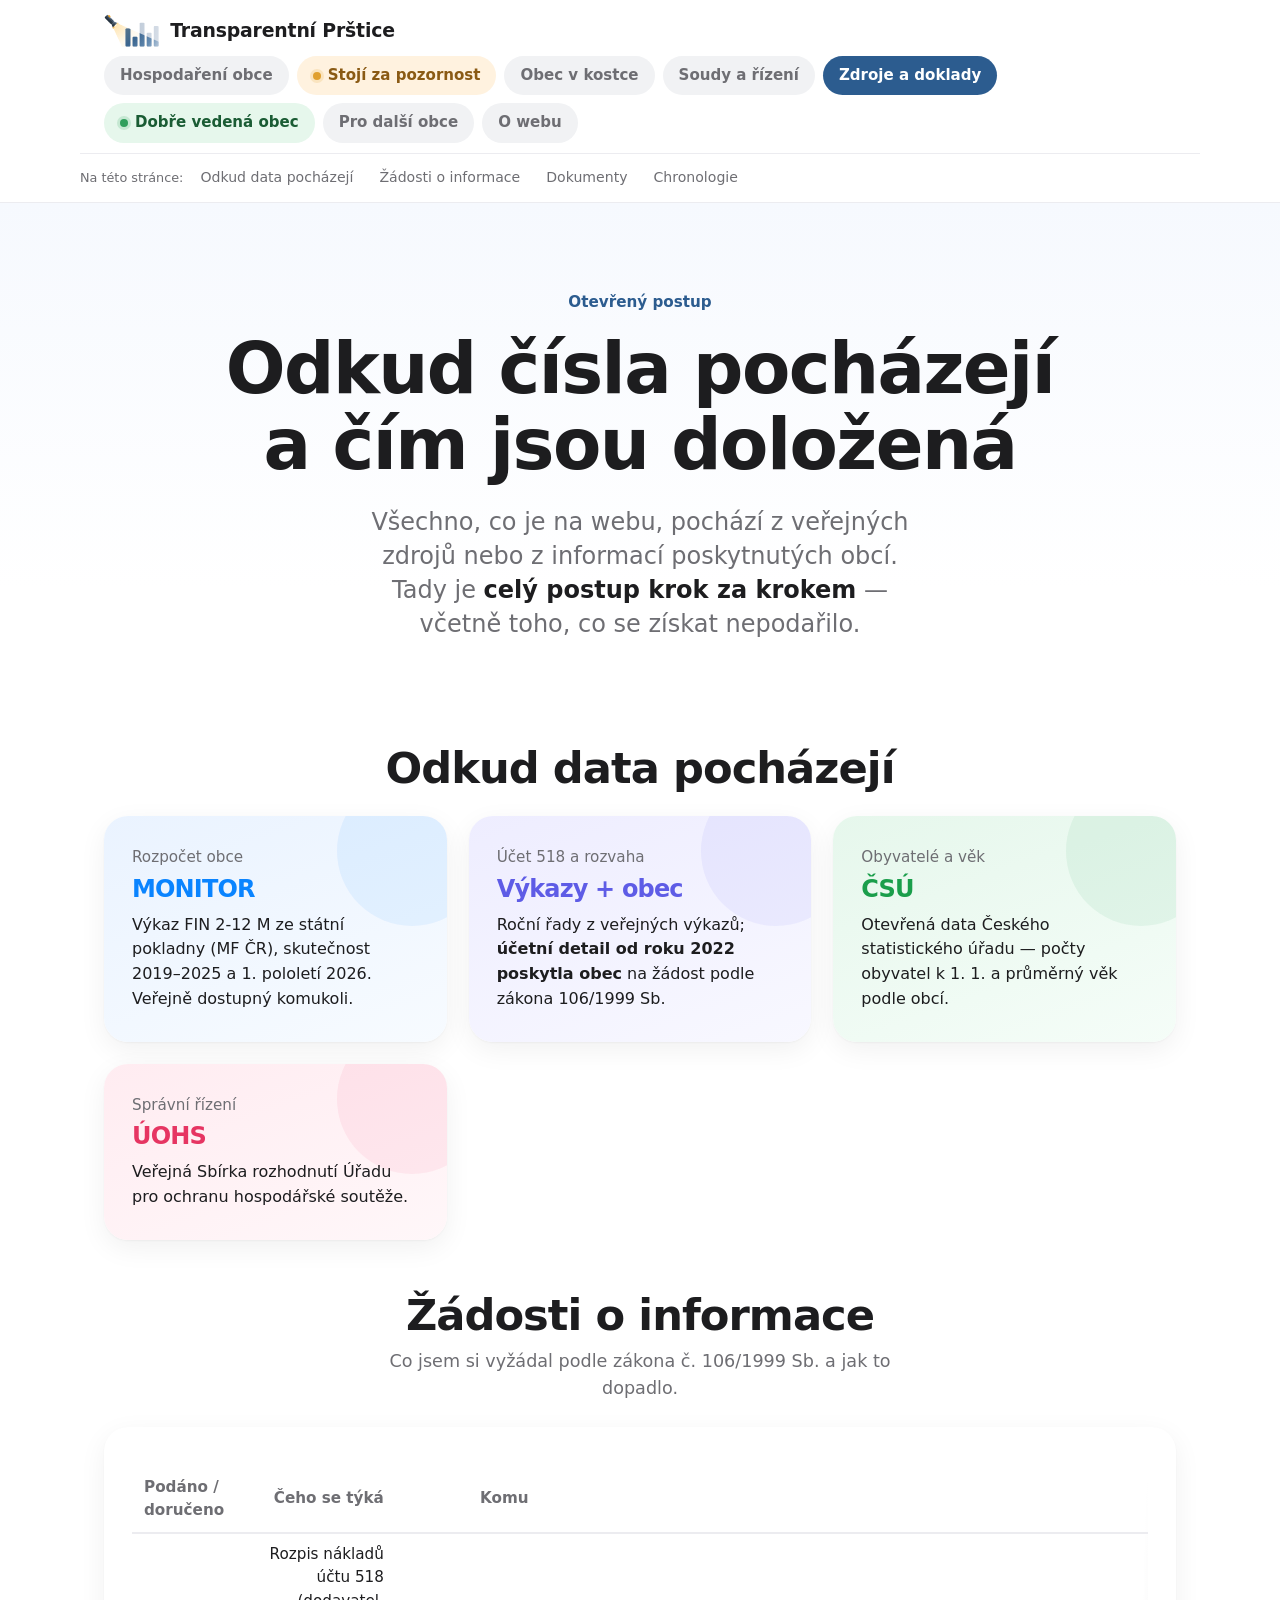
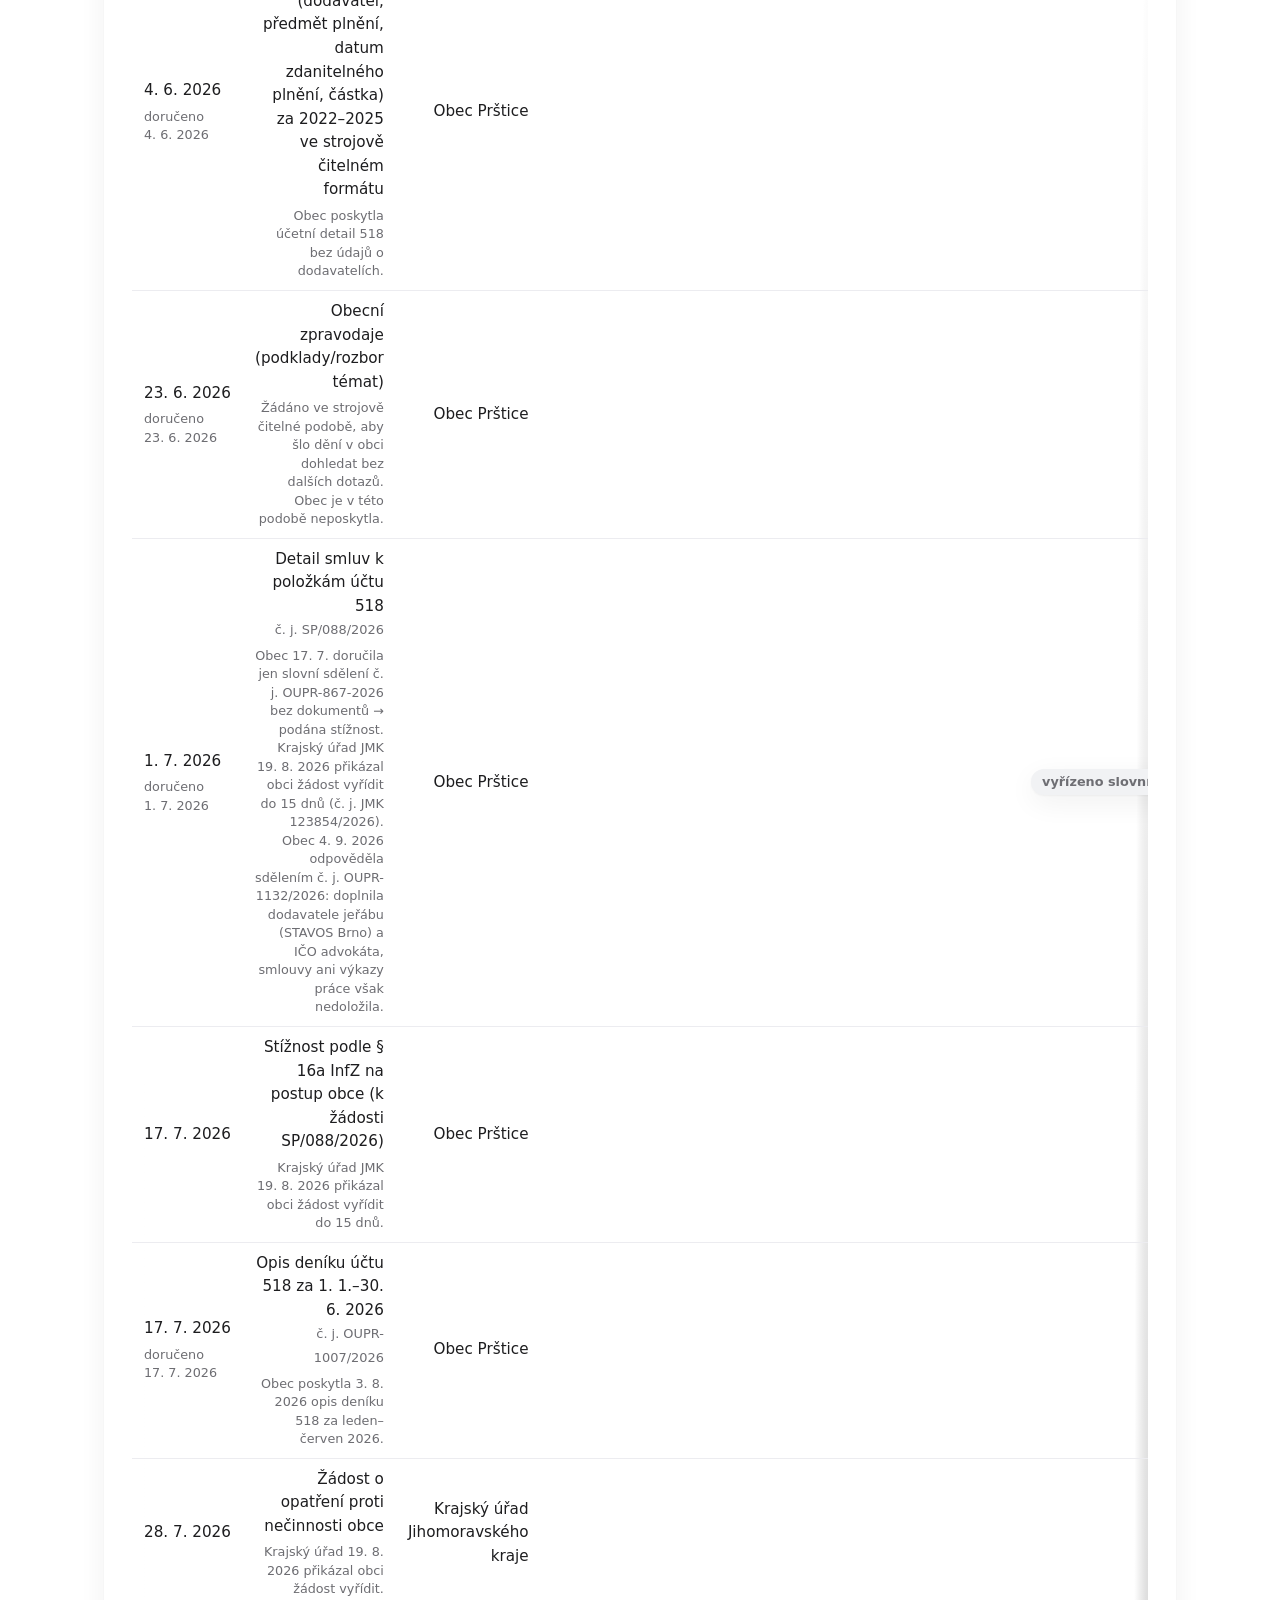
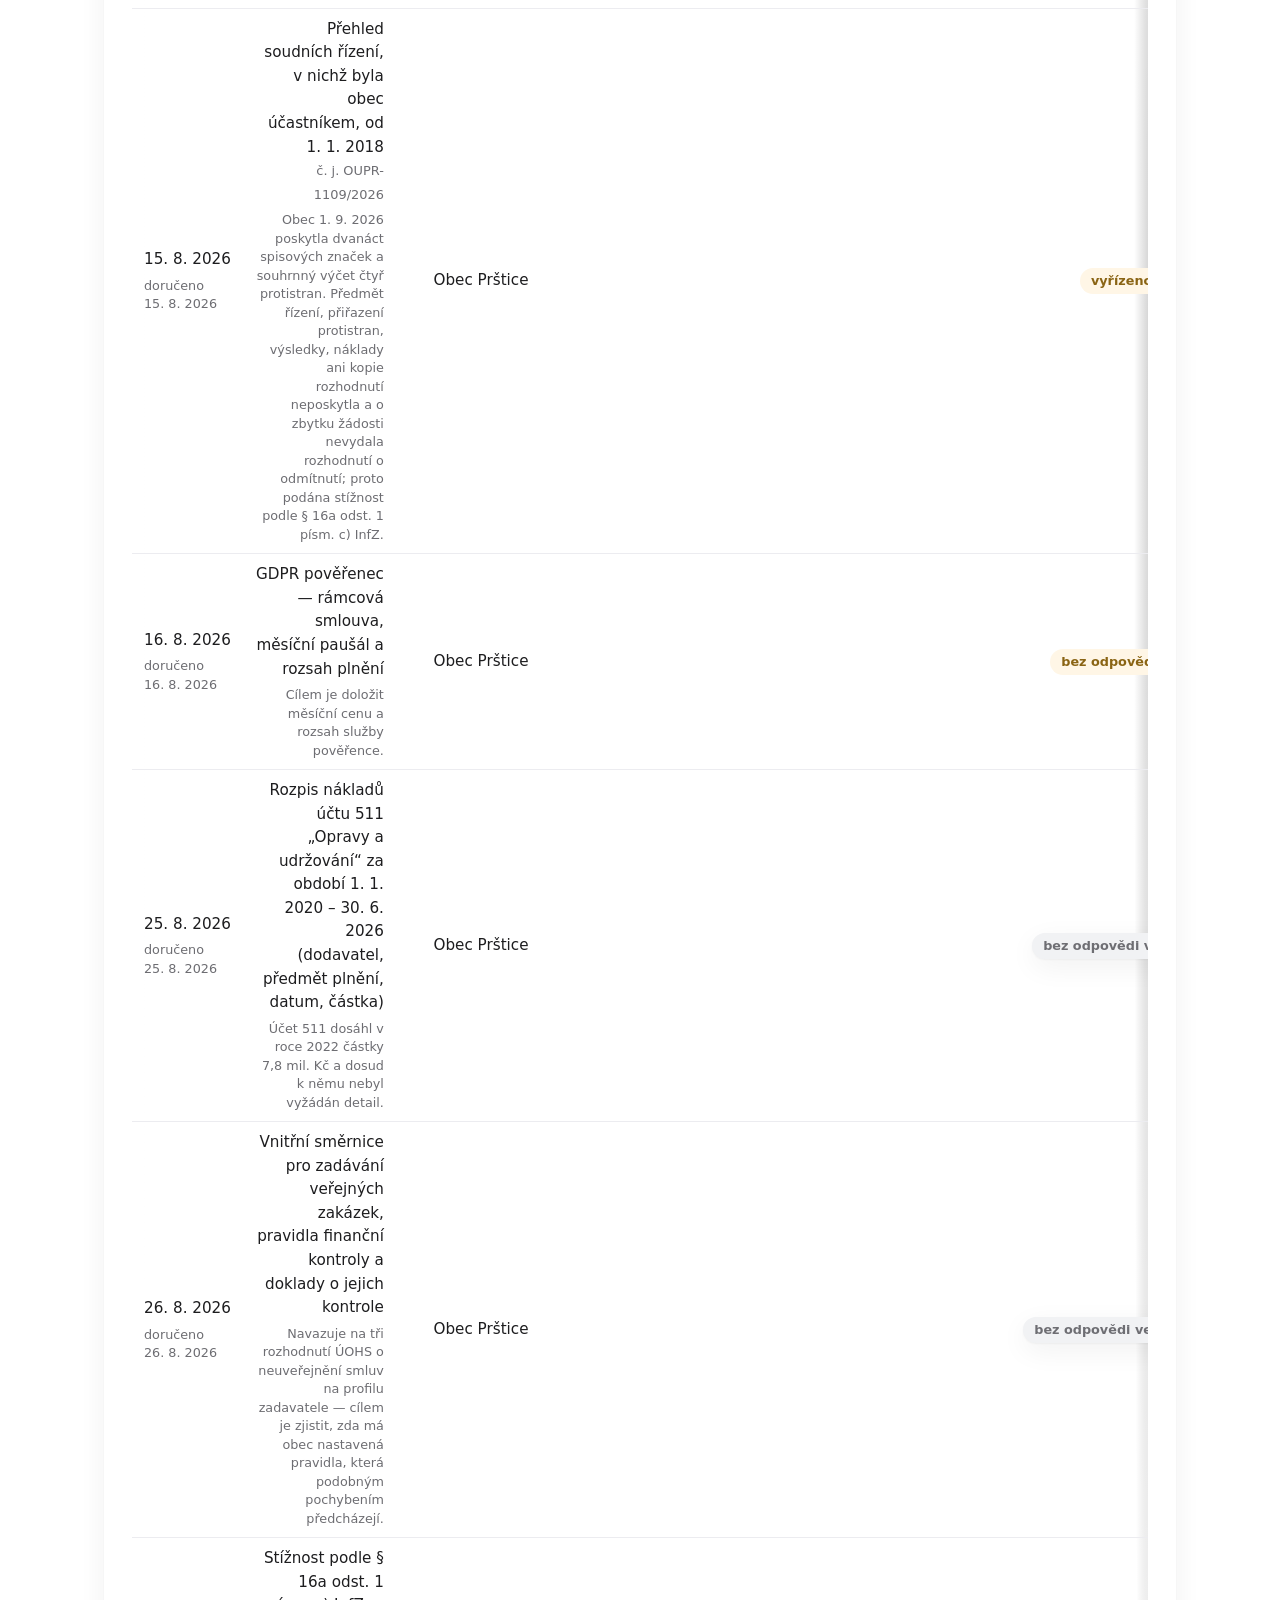
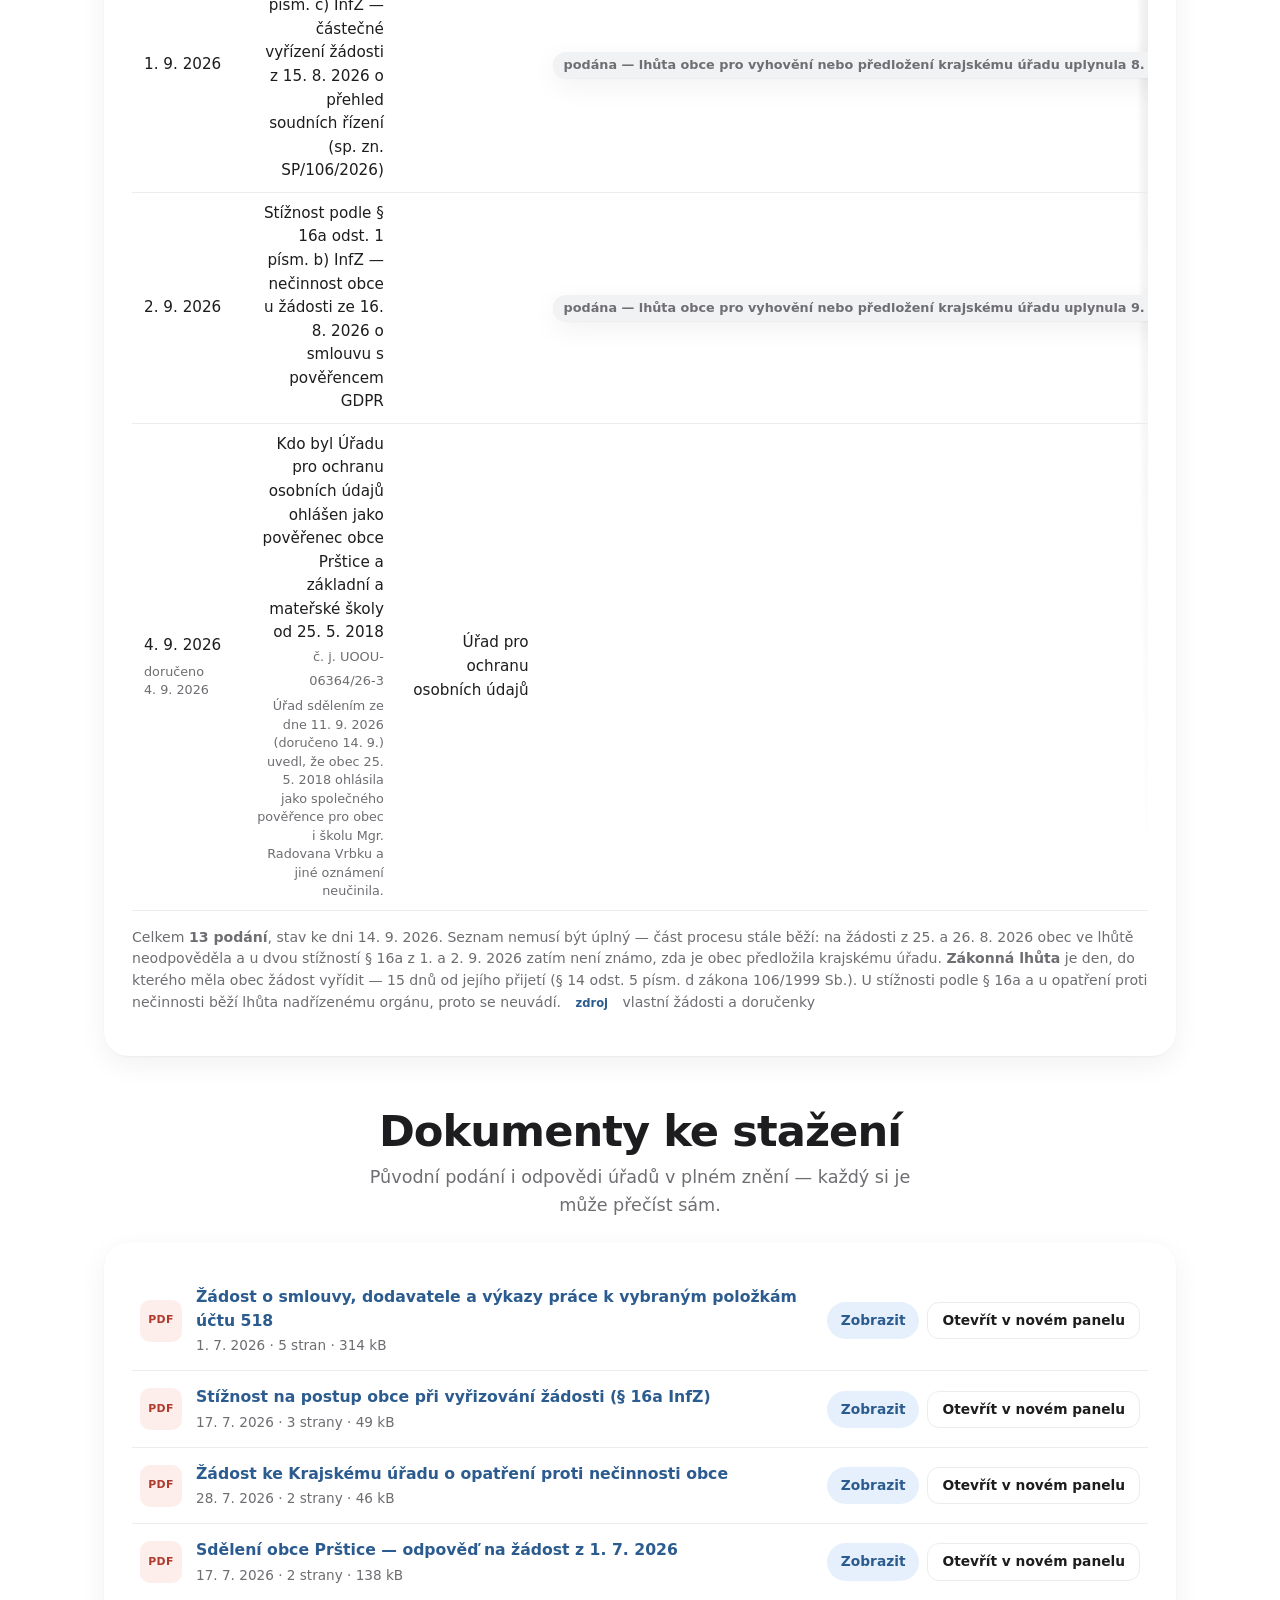
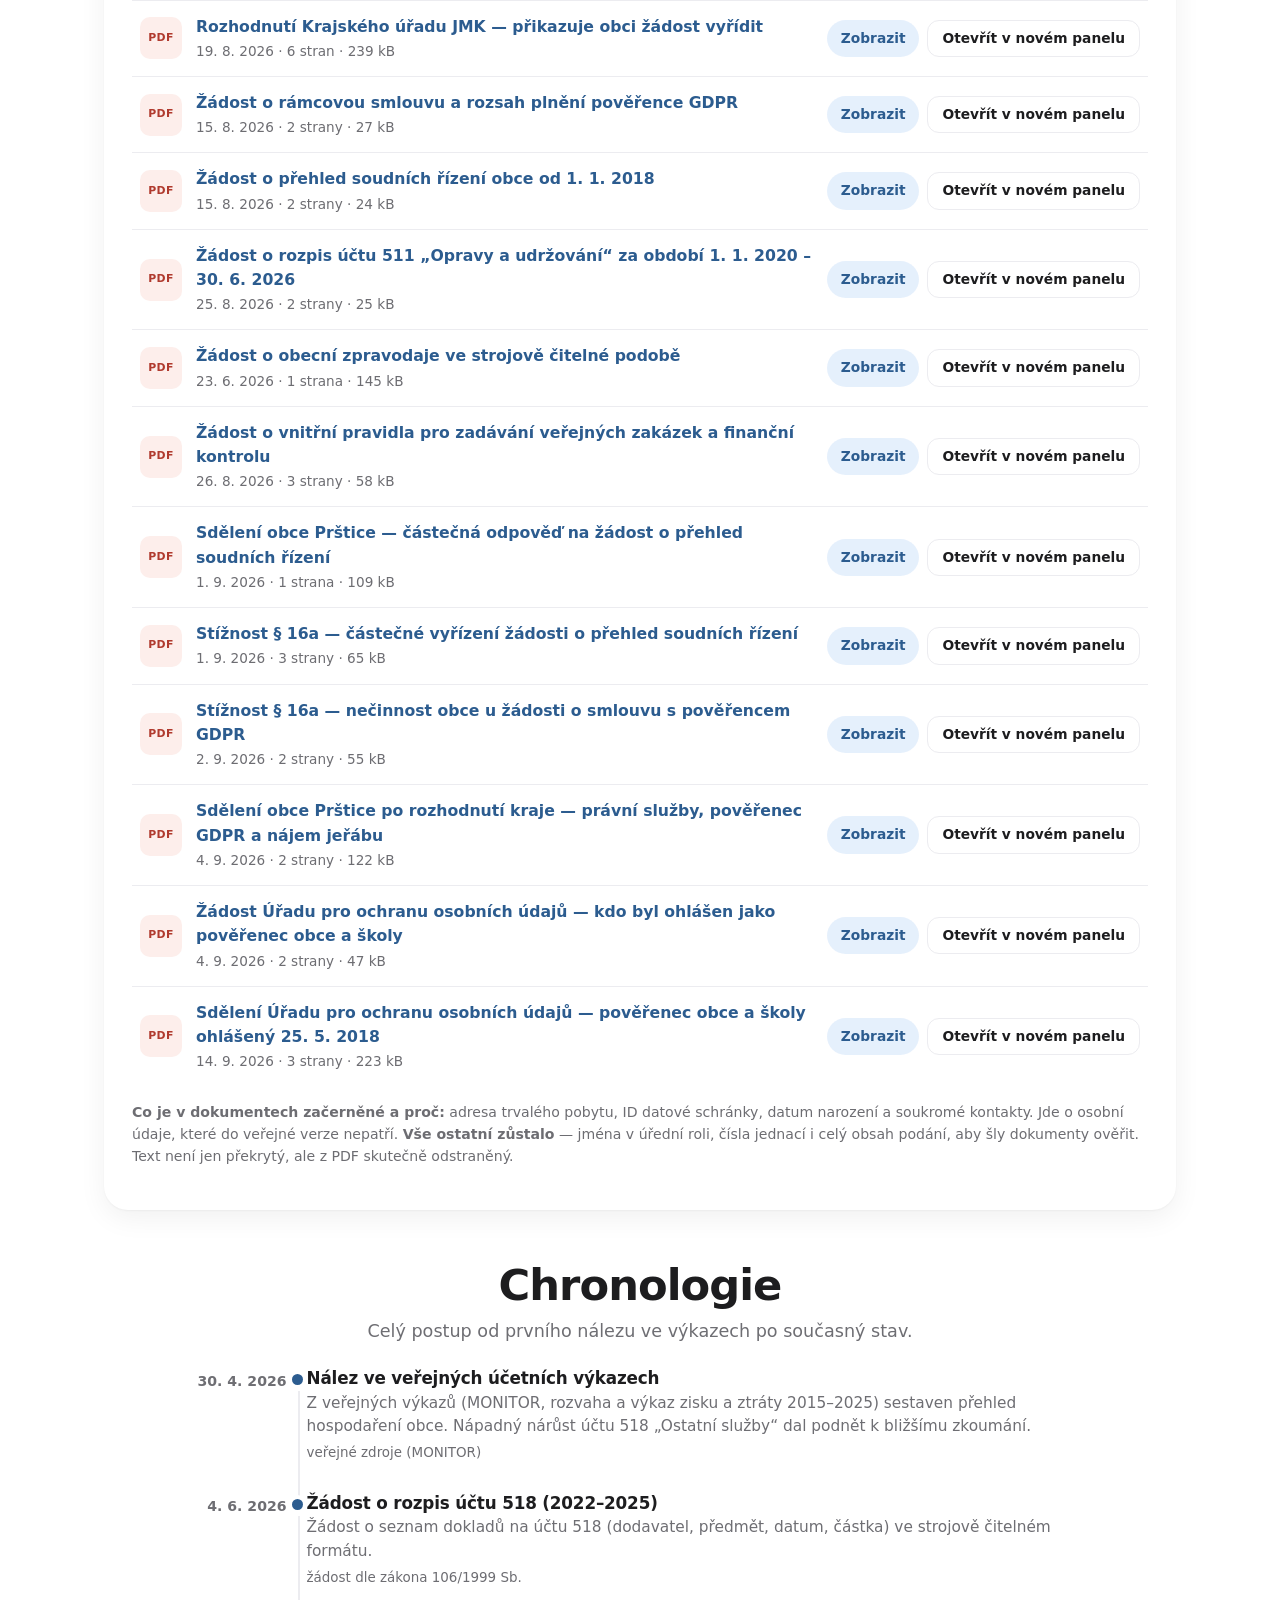
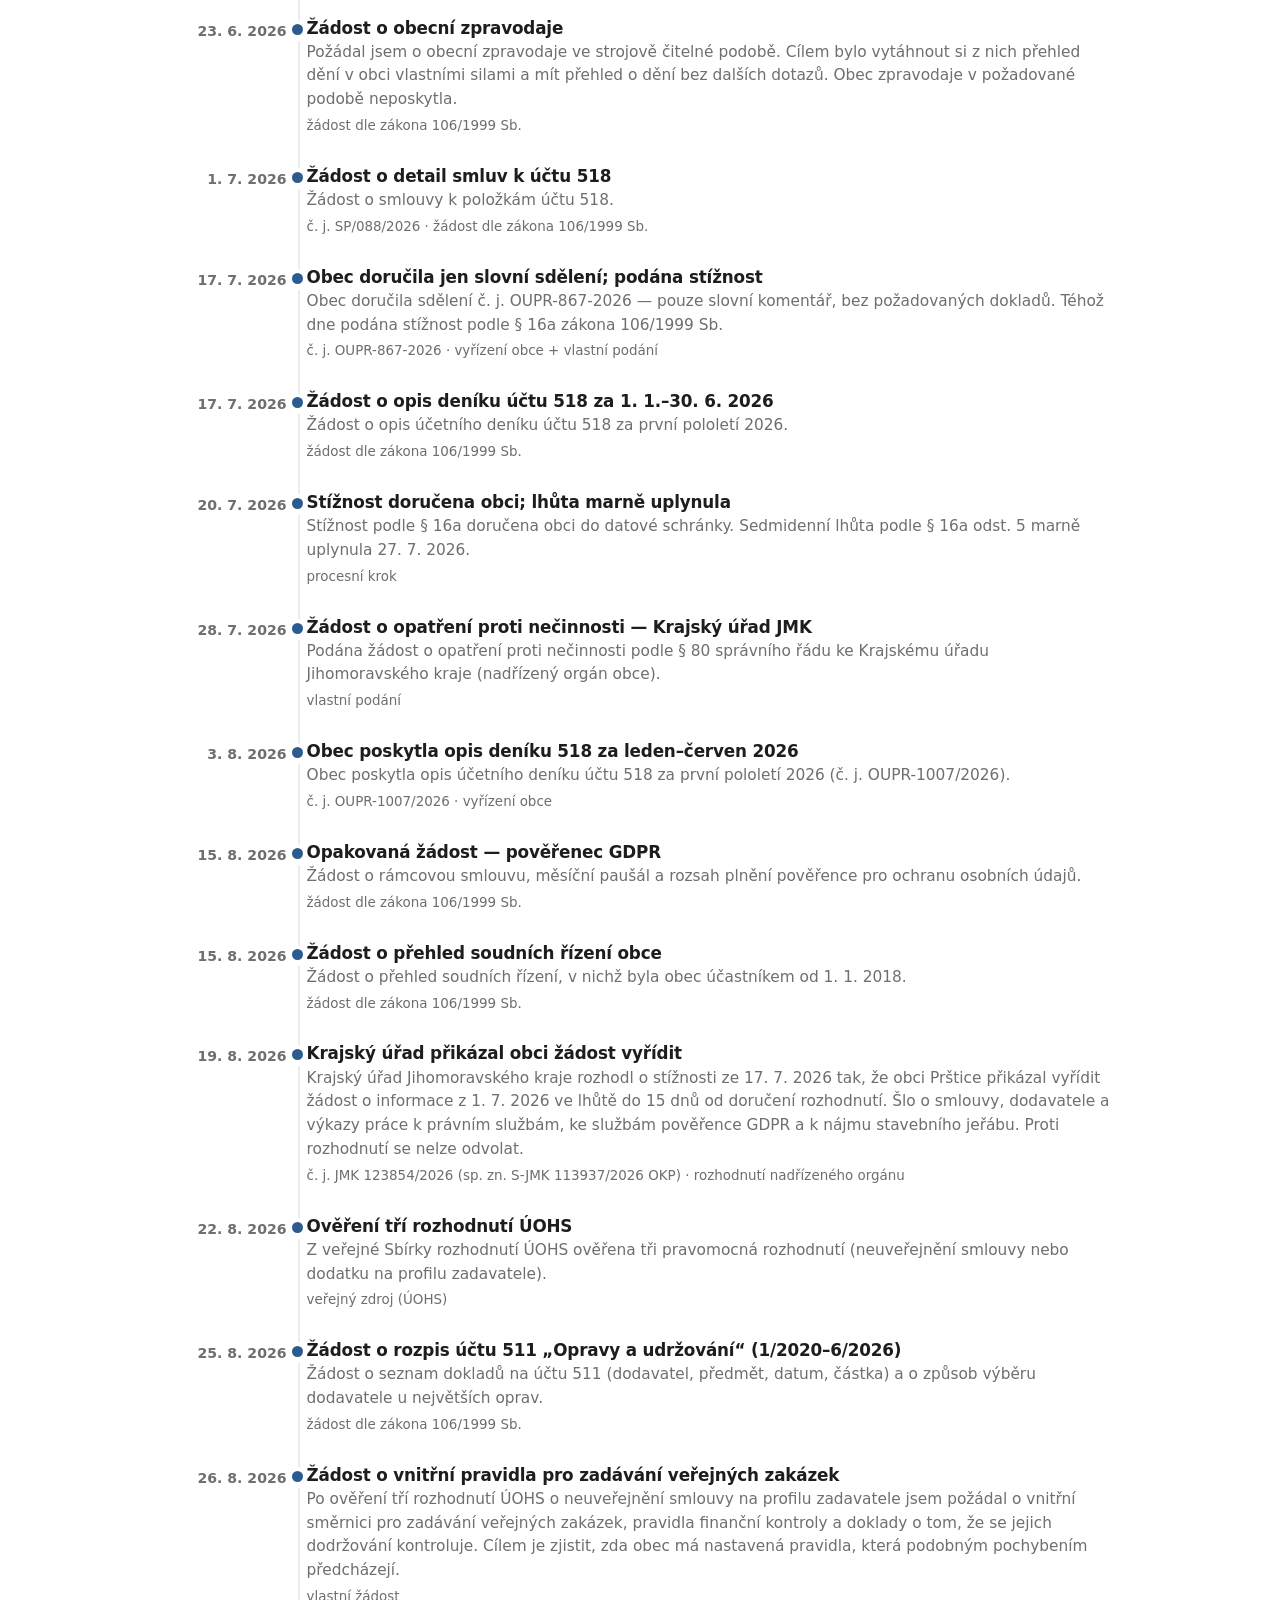
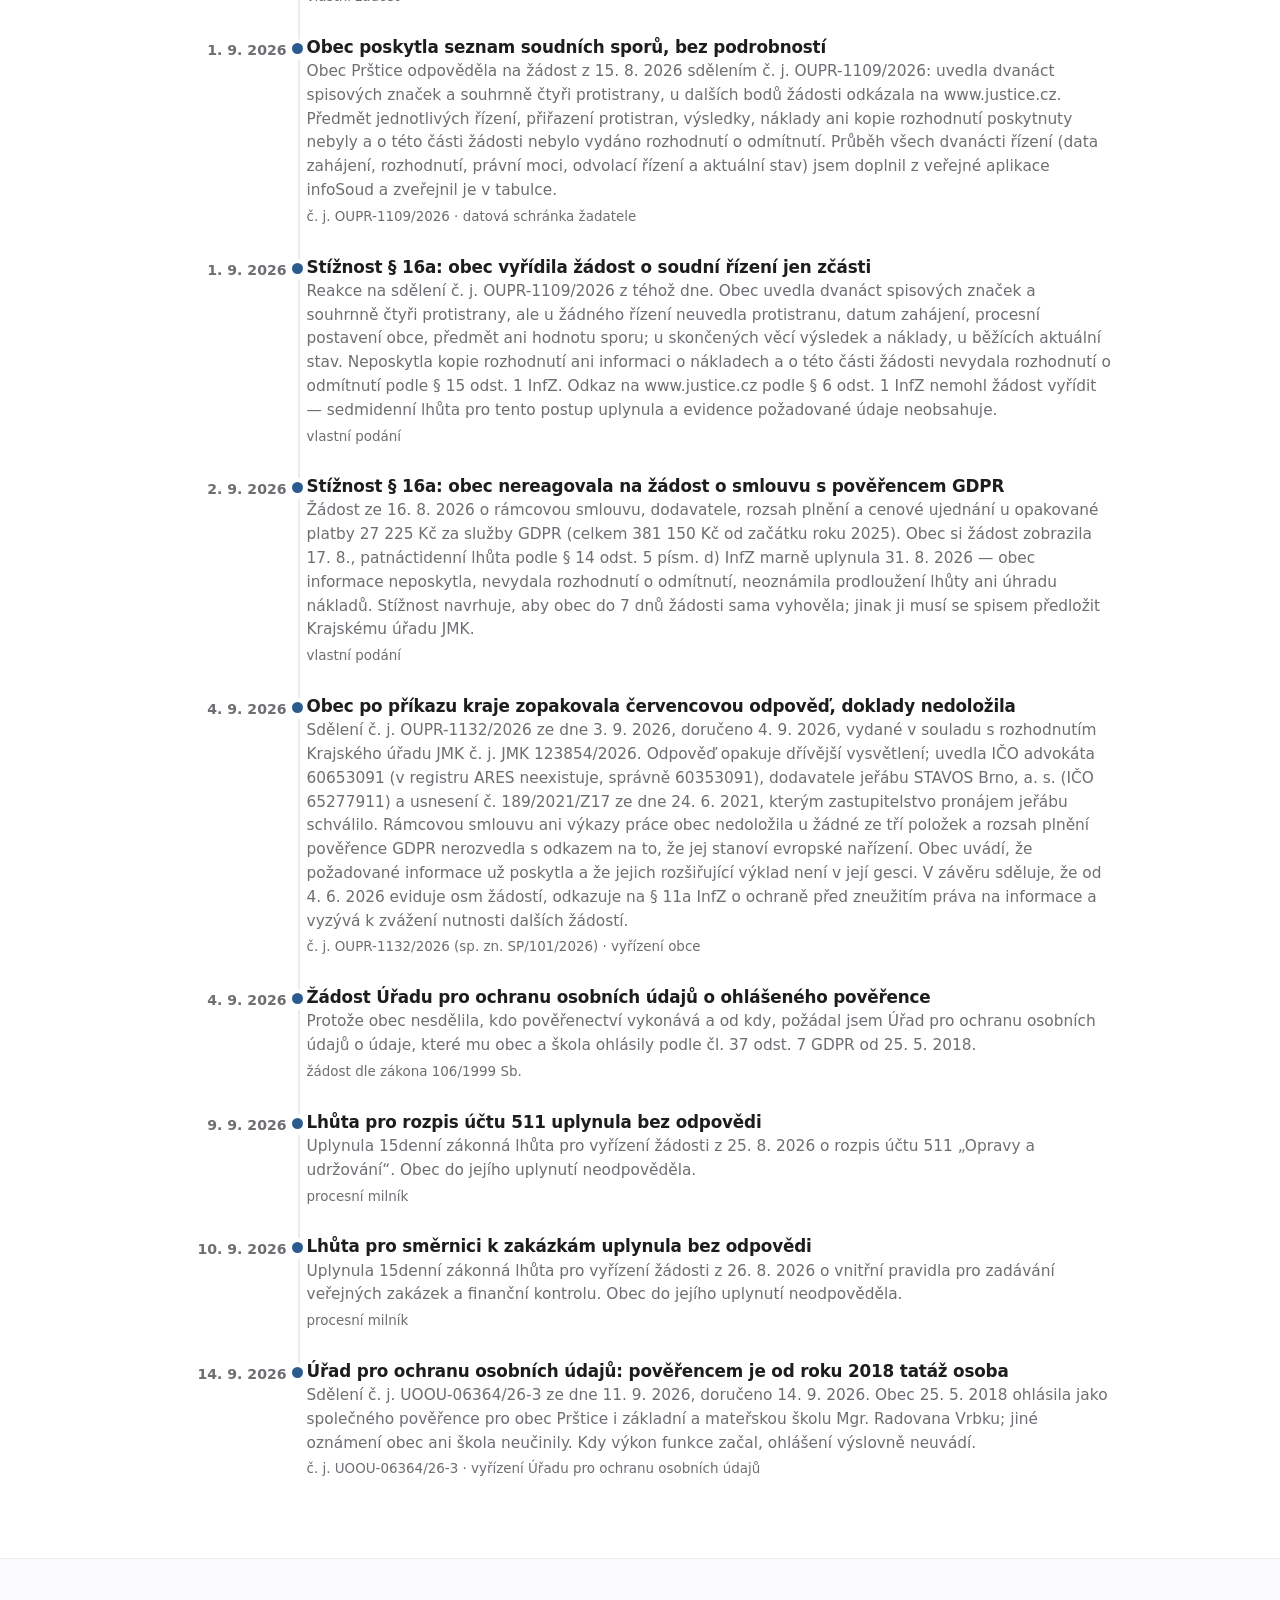
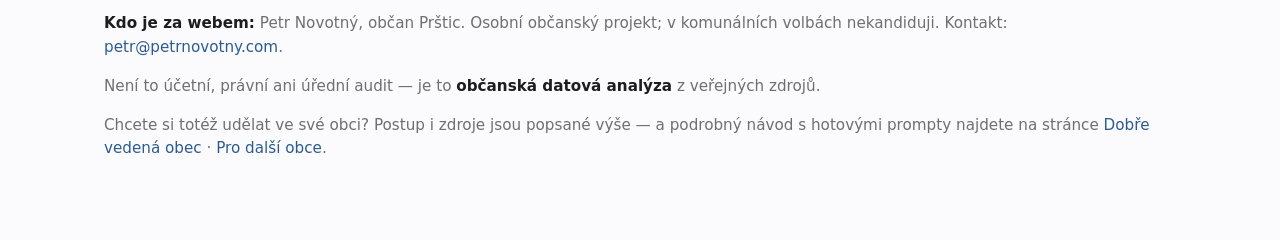
<file: web/jak-to-vime.html>
<!DOCTYPE html>
<html lang="cs">
<head>
<meta charset="UTF-8">
<meta name="viewport" content="width=device-width, initial-scale=1.0">
<title>Zdroje a doklady — Transparentní Prštice</title>
<meta name="description" content="Zdroje a doklady k občanské datové analýze obce Prštice: odkud čísla pocházejí, jaké žádosti o informace byly podány, v jakém jsou stavu a jaké dokumenty je dokládají.">
<link rel="canonical" href="https://transparentniprstice.cz/jak-to-vime.html">
<link rel="icon" href="favicon.svg" type="image/svg+xml">
<link rel="icon" href="favicon-32.png" sizes="32x32" type="image/png">
<link rel="icon" href="favicon-16.png" sizes="16x16" type="image/png">
<link rel="apple-touch-icon" href="apple-touch-icon.png">
<meta property="og:type" content="website">
<meta property="og:site_name" content="Transparentní Prštice">
<meta property="og:locale" content="cs_CZ">
<meta property="og:title" content="Zdroje a doklady — Transparentní Prštice">
<meta property="og:description" content="Zdroje a doklady k občanské datové analýze obce Prštice: odkud čísla pocházejí, jaké žádosti o informace byly podány, v jakém jsou stavu a jaké dokumenty je dokládají.">
<meta property="og:url" content="https://transparentniprstice.cz/jak-to-vime.html">
<meta property="og:image" content="https://transparentniprstice.cz/obrazky/zamek-prstice.jpg">
<meta property="og:image:alt" content="Ilustrace zámku v Pršticích">
<meta name="twitter:card" content="summary_large_image">
<meta name="author" content="Petr Novotný">
<script>document.documentElement.className+=" js";
// Lepicí hlavička ujídá na notebooku čtvrtinu okna. Po odrolování ji zmenšíme:
// pás se nápisem zmizí, nabídka se vejde na jeden řádek. Bez JS zůstane plná.
addEventListener("scroll",function(){var m=scrollY>80,c=document.documentElement.classList;
if(m!==c.contains("hsmall"))c.toggle("hsmall",m);},{passive:true});</script>
<link rel="stylesheet" href="styl.css">
</head>
<body>
<a class="skip" href="#obsah">Přeskočit na obsah</a>

<header class="site">
  <div class="navrow">
    <a class="brand" href="index.html">
      <svg aria-hidden="true" viewBox="0 0 308 226"><defs><clipPath id="brand-ak"><path d="M74.7,71.3 L706,358 L336,728 L49.3,96.7 Z"/></clipPath><clipPath id="brand-az"><rect x="0" y="0" width="308" height="198"/></clipPath><radialGradient id="brand-as" gradientUnits="userSpaceOnUse" cx="62" cy="84" r="300"><stop offset="0" stop-color="#AFBDCD"/><stop offset=".55" stop-color="#C8D2DE"/><stop offset="1" stop-color="#E2E7EE"/></radialGradient><radialGradient id="brand-al" gradientUnits="userSpaceOnUse" cx="62" cy="84" r="300"><stop offset="0" stop-color="#2C5C8F"/><stop offset=".40" stop-color="#2C5C8F"/><stop offset=".68" stop-color="#5A85B0" stop-opacity=".92"/><stop offset=".88" stop-color="#A6BCD2" stop-opacity=".6"/><stop offset="1" stop-color="#CBD8E4" stop-opacity="0"/></radialGradient><radialGradient id="brand-ab" gradientUnits="userSpaceOnUse" cx="62" cy="84" r="235"><stop offset="0" stop-color="#FFD27A" stop-opacity=".58"/><stop offset=".42" stop-color="#FFD27A" stop-opacity=".13"/><stop offset="1" stop-color="#FFD27A" stop-opacity="0"/></radialGradient><radialGradient id="brand-aw" gradientUnits="userSpaceOnUse" cx="62" cy="84" r="235"><stop offset="0" stop-color="#FFD27A" stop-opacity=".30"/><stop offset=".55" stop-color="#FFD27A" stop-opacity=".06"/><stop offset="1" stop-color="#FFD27A" stop-opacity="0"/></radialGradient><linearGradient id="brand-at1" x1="0" y1="0" x2="0" y2="1"><stop offset="0" stop-color="#6A7E96"/><stop offset=".5" stop-color="#31404F"/><stop offset="1" stop-color="#1E2A36"/></linearGradient><linearGradient id="brand-at2" x1="0" y1="0" x2="0" y2="1"><stop offset="0" stop-color="#728699"/><stop offset=".55" stop-color="#31404F"/><stop offset="1" stop-color="#1E2A36"/></linearGradient><linearGradient id="brand-at3" x1="0" y1="0" x2="0" y2="1"><stop offset="0" stop-color="#FFD27A"/><stop offset=".5" stop-color="#FFF8E8"/><stop offset="1" stop-color="#F2A11B"/></linearGradient></defs><g clip-path="url(#brand-az)"><path d="M74.7,71.3 L706,358 L336,728 L49.3,96.7 Z" fill="url(#brand-ab)" clip-path="url(#brand-ak)"/></g><rect x="116" y="100" width="26" height="96" rx="5" fill="url(#brand-as)"/><rect x="154" y="144" width="26" height="52" rx="5" fill="url(#brand-as)"/><rect x="192" y="68" width="26" height="128" rx="5" fill="url(#brand-as)"/><rect x="230" y="122" width="26" height="74" rx="5" fill="url(#brand-as)"/><rect x="268" y="86" width="26" height="110" rx="5" fill="url(#brand-as)"/><g clip-path="url(#brand-ak)"><rect x="116" y="100" width="26" height="96" rx="5" fill="url(#brand-al)"/><rect x="154" y="144" width="26" height="52" rx="5" fill="url(#brand-al)"/><rect x="192" y="68" width="26" height="128" rx="5" fill="url(#brand-al)"/><rect x="230" y="122" width="26" height="74" rx="5" fill="url(#brand-al)"/><rect x="268" y="86" width="26" height="110" rx="5" fill="url(#brand-al)"/><rect x="116" y="100" width="26" height="96" rx="5" fill="url(#brand-aw)"/><rect x="154" y="144" width="26" height="52" rx="5" fill="url(#brand-aw)"/><rect x="192" y="68" width="26" height="128" rx="5" fill="url(#brand-aw)"/><rect x="230" y="122" width="26" height="74" rx="5" fill="url(#brand-aw)"/><rect x="268" y="86" width="26" height="110" rx="5" fill="url(#brand-aw)"/></g><g transform="rotate(45.0 62 84)"><rect x="-11.1" y="72.3" width="55.1" height="23.3" rx="5.3" fill="url(#brand-at1)"/><rect x="-4.4" y="67.6" width="13.8" height="8.1" rx="3.4" fill="#F2A11B"/><rect x="20.3" y="70.8" width="3.8" height="26.3" rx="1.8" fill="#1E2A36" opacity=".5"/><rect x="29.4" y="70.8" width="3.8" height="26.3" rx="1.8" fill="#1E2A36" opacity=".5"/><path d="M44.0 72.3 L62.0 65.5 L62.0 102.5 L44.0 95.7 Z" fill="url(#brand-at2)"/><rect x="58.6" y="63.5" width="6.8" height="41.1" rx="2.7" fill="url(#brand-at3)"/></g></svg>
      <span class="brandtext">Transparentní Prštice</span>
    </a>
    <nav class="hlavni" aria-label="Hlavní">
      <a href="index.html">Hospodaření obce</a>
      <a href="index.html#zjisteni-prehled" class="zjisteni">Stojí za pozornost</a>
      <a href="obec.html">Obec v kostce</a>
      <a href="rizeni.html">Soudy a řízení</a>
      <a href="jak-to-vime.html" aria-current="page">Zdroje a doklady</a>
      <a href="dobre-vedena-obec.html" class="dobra">Dobře vedená obec</a>
      <a href="pro-dalsi-obce.html">Pro další obce</a>
      <a href="o-webu.html">O webu</a>
    </nav>
  </div>
  <nav class="navrow podnav" aria-label="Části stránky">
      <span class="sipka">Na této stránce:</span>
      <a href="#zdroje-h">Odkud data pocházejí</a>
      <a href="#zadosti-h">Žádosti o informace</a>
      <a href="#dokumenty-h">Dokumenty</a>
      <a href="#osa-h">Chronologie</a>
    </nav>
</header>

<main id="obsah">
  <div class="hero">
    <div class="inner">
      <p class="kicker">Otevřený postup</p>
      <h1>Odkud čísla pocházejí a čím jsou doložená</h1>
      <p class="lede">Všechno, co je na webu, pochází z veřejných zdrojů nebo z informací poskytnutých obcí. Tady je <strong>celý postup krok za krokem</strong> — včetně toho, co se získat nepodařilo.</p>
    </div>
  </div>

  <section class="wide">
    <div class="sec-head" style="margin-bottom:24px"><h2 id="zdroje-h">Odkud data pocházejí</h2></div>
    <div class="grid">
      <div class="tile t-blue"><p class="k">Rozpočet obce</p><p class="v" style="font-size:1.5rem">MONITOR</p>
        <p class="c">Výkaz FIN&nbsp;2-12&nbsp;M ze státní pokladny (MF ČR), skutečnost 2019–2025 a 1. pololetí 2026. Veřejně dostupný komukoli.</p></div>
      <div class="tile t-indigo"><p class="k">Účet 518 a rozvaha</p><p class="v" style="font-size:1.5rem">Výkazy + obec</p>
        <p class="c">Roční řady z veřejných výkazů; <b>účetní detail od roku 2022 poskytla obec</b> na žádost podle zákona 106/1999 Sb.</p></div>
      <div class="tile t-green"><p class="k">Obyvatelé a věk</p><p class="v" style="font-size:1.5rem">ČSÚ</p>
        <p class="c">Otevřená data Českého statistického úřadu — počty obyvatel k 1.&nbsp;1. a průměrný věk podle obcí.</p></div>
      <div class="tile t-pink"><p class="k">Správní řízení</p><p class="v" style="font-size:1.5rem">ÚOHS</p>
        <p class="c">Veřejná Sbírka rozhodnutí Úřadu pro ochranu hospodářské soutěže.</p></div>
    </div>

    <div class="sec-head" style="margin:52px auto 24px"><h2 id="zadosti-h">Žádosti o informace</h2>
      <p>Co jsem si vyžádal podle zákona č. 106/1999 Sb. a jak to dopadlo.</p></div>
    <div class="card"><div class="tblscroll"><table id="tbl-zadosti">
      <thead><tr><th>Podáno / doručeno</th><th>Čeho se týká</th><th>Komu</th><th>Stav</th><th>Zákonná lhůta</th></tr></thead>
      <tbody></tbody></table></div>
      <p class="src" id="zadosti-pozn"></p>
    </div>

    <div class="sec-head" style="margin:52px auto 24px"><h2 id="dokumenty-h">Dokumenty ke stažení</h2>
      <p>Původní podání i odpovědi úřadů v plném znění — každý si je může přečíst sám.</p></div>
    <div class="card">
      <div id="dokumenty"></div>
      <p class="src"><b>Co je v dokumentech začerněné a proč:</b> adresa trvalého pobytu, ID datové schránky, datum narození a soukromé kontakty. Jde o osobní údaje, které do veřejné verze nepatří. <b>Vše ostatní zůstalo</b> — jména v úřední roli, čísla jednací i celý obsah podání, aby šly dokumenty ověřit. Text není jen překrytý, ale z PDF skutečně odstraněný.</p>
    </div>

    <div class="sec-head" style="margin:52px auto 24px"><h2 id="osa-h">Chronologie</h2>
      <p>Celý postup od prvního nálezu ve výkazech po současný stav.</p></div>
    <div id="osa"></div>
  </section>
</main>

<footer class="site">
  <div class="inner">
    <p><strong>Kdo je za webem:</strong> Petr Novotný, občan Prštic. Osobní občanský projekt; v komunálních volbách nekandiduji. Kontakt: <a href="mailto:petr@petrnovotny.com">petr@petrnovotny.com</a>.</p>
    <p>Není to účetní, právní ani úřední audit — je to <strong>občanská datová analýza</strong> z veřejných zdrojů.</p>
    <p class="muted">Chcete si totéž udělat ve své obci? Postup i zdroje jsou popsané výše — a podrobný návod s hotovými prompty najdete na stránce <a href="dobre-vedena-obec.html">Dobře vedená obec</a> · <a href="pro-dalsi-obce.html">Pro další obce</a>.</p>
  </div>
</footer>

<script type="application/json" id="d-dokumenty">{"meta":{"poznamka":"Veřejné anonymizované deriváty. Odstraněny: adresa, ID datové schránky, datum narození, rodné číslo, soukromý e-mail a telefon. Text je z dokumentu skutečně odstraněn, nejen překryt.","vygenerovano":"2026-09-14 19:02"},"dokumenty":[{"soubor":"2026-07-01_zadost_detail-smluv-518.pdf","popis":"Žádost o smlouvy, dodavatele a výkazy práce k vybraným položkám účtu 518","stran":5,"velikost_kb":314,"sha256":"d73bd2ae33fd74ba"},{"soubor":"2026-07-17_stiznost-16a.pdf","popis":"Stížnost na postup obce při vyřizování žádosti (§ 16a InfZ)","stran":3,"velikost_kb":49,"sha256":"a8bf7f19bea52feb"},{"soubor":"2026-07-28_opatreni-proti-necinnosti.pdf","popis":"Žádost ke Krajskému úřadu o opatření proti nečinnosti obce","stran":2,"velikost_kb":46,"sha256":"b039a2f203de61e5"},{"soubor":"2026-07-17_odpoved-obce-OUPR-867-2026.pdf","popis":"Sdělení obce Prštice — odpověď na žádost z 1. 7. 2026","stran":2,"velikost_kb":138,"sha256":"0f1e012d1907805e"},{"soubor":"2026-08-19_rozhodnuti-KrU-JMK.pdf","popis":"Rozhodnutí Krajského úřadu JMK — přikazuje obci žádost vyřídit","stran":6,"velikost_kb":239,"sha256":"84836504b548ec26"},{"soubor":"2026-08-15_zadost-GDPR-pausal.pdf","popis":"Žádost o rámcovou smlouvu a rozsah plnění pověřence GDPR","stran":2,"velikost_kb":27,"sha256":"f66c7ae56730f452"},{"soubor":"2026-08-15_zadost-soudni-rizeni.pdf","popis":"Žádost o přehled soudních řízení obce od 1. 1. 2018","stran":2,"velikost_kb":24,"sha256":"09d20c1306adb856"},{"soubor":"2026-08-25_zadost-ucet-511.pdf","popis":"Žádost o rozpis účtu 511 „Opravy a udržování“ za období 1. 1. 2020 – 30. 6. 2026","stran":2,"velikost_kb":25,"sha256":"1833a9dfd25c2e58"},{"soubor":"2026-06-23_zadost-zpravodaje.pdf","popis":"Žádost o obecní zpravodaje ve strojově čitelné podobě","stran":1,"velikost_kb":145,"sha256":"008eb35559800bb1"},{"soubor":"2026-08-26_zadost-smernice-zakazky.pdf","popis":"Žádost o vnitřní pravidla pro zadávání veřejných zakázek a finanční kontrolu","stran":3,"velikost_kb":58,"sha256":"d33e9b8469fb2f42"},{"soubor":"2026-09-01_odpoved-obce-OUPR-1109-2026.pdf","popis":"Sdělení obce Prštice — částečná odpověď na žádost o přehled soudních řízení","stran":1,"velikost_kb":109,"sha256":"9bc402d68a1af086"},{"soubor":"2026-09-01_stiznost-16a-soudni-rizeni.pdf","popis":"Stížnost § 16a — částečné vyřízení žádosti o přehled soudních řízení","stran":3,"velikost_kb":65,"sha256":"91bc303adac34b5b"},{"soubor":"2026-09-02_stiznost-16a-gdpr.pdf","popis":"Stížnost § 16a — nečinnost obce u žádosti o smlouvu s pověřencem GDPR","stran":2,"velikost_kb":55,"sha256":"d30bab8f79df09c6"},{"soubor":"2026-09-04_odpoved-obce-OUPR-1132-2026.pdf","popis":"Sdělení obce Prštice po rozhodnutí kraje — právní služby, pověřenec GDPR a nájem jeřábu","stran":2,"velikost_kb":122,"sha256":"f6ef6b76ac2fdd2d"},{"soubor":"2026-09-04_zadost-UOOU-poverenec.pdf","popis":"Žádost Úřadu pro ochranu osobních údajů — kdo byl ohlášen jako pověřenec obce a školy","stran":2,"velikost_kb":47,"sha256":"e16d483cb6a993d8"},{"soubor":"2026-09-14_odpoved-UOOU-poverenec.pdf","popis":"Sdělení Úřadu pro ochranu osobních údajů — pověřenec obce a školy ohlášený 25. 5. 2018","stran":3,"velikost_kb":223,"sha256":"be8962246aa3a043"}]}</script>
<script type="application/json" id="d-zadosti">{"meta":{"nazev":"Tracker žádostí o informace (zákon 106/1999 Sb.)","obec":"Prštice","ico":"00282405","stav_ke_dni":"2026-09-14","upozorneni":"Seznam nemusí být úplný — část procesu stále běží: na žádosti z 25. a 26. 8. 2026 obec ve lhůtě neodpověděla a u dvou stížností § 16a z 1. a 2. 9. 2026 zatím není známo, zda je obec předložila krajskému úřadu.","poznamka_pole":"„datum_podani“ a „datum_doruceni“ jsou oddělené údaje. „lhuta_do“ = zákonná lhůta pro vyřízení žádosti o informace (15 dnů od přijetí, § 14 odst. 5 písm. d zákona 106/1999 Sb.); připadne-li poslední den na sobotu, neděli nebo svátek, končí nejbližší pracovní den. „lhuta_overena“ říká, zda výpočet vychází z doloženého doručení. U stížnosti podle § 16a a u opatření proti nečinnosti běží jiná lhůta, proto se zde neuvádí.","schvaluje":"Petr Novotný (finální seznam)","zdroj":"Vlastní žádosti žadatele a kontrolní dokument lhůt (15. 8. 2026)"},"zadosti":[{"datum_podani":"2026-06-04","datum_doruceni":"2026-06-04","doklad_doruceni":"datová zpráva a kontrolní dokument lhůt","lhuta_overena":true,"predmet":"Rozpis nákladů účtu 518 (dodavatel, předmět plnění, datum zdanitelného plnění, částka) za 2022–2025 ve strojově čitelném formátu","adresat":"Obec Prštice","cj":null,"typ_podani":"žádost o informace","stav":"částečně poskytnuto","puvod_informace":"vlastní žádost","zdroj":"složka 2026_06_04_zadost_106_prstice","poznamka":"Obec poskytla účetní detail 518 bez údajů o dodavatelích.","lhuta_do":"2026-06-19"},{"datum_podani":"2026-06-23","datum_doruceni":"2026-06-23","doklad_doruceni":"datová zpráva a kontrolní dokument lhůt","lhuta_overena":true,"predmet":"Obecní zpravodaje (podklady/rozbor témat)","adresat":"Obec Prštice","cj":null,"typ_podani":"žádost o informace","stav":"neposkytnuto","puvod_informace":"vlastní žádost","zdroj":"složka 2026_06_23 Zpravodaje obce Prštice","poznamka":"Žádáno ve strojově čitelné podobě, aby šlo dění v obci dohledat bez dalších dotazů. Obec je v této podobě neposkytla.","lhuta_do":"2026-07-08"},{"datum_podani":"2026-07-01","datum_doruceni":"2026-07-01","doklad_doruceni":"datová zpráva a kontrolní dokument lhůt","lhuta_overena":true,"predmet":"Detail smluv k položkám účtu 518","adresat":"Obec Prštice","cj":"SP/088/2026","typ_podani":"žádost o informace","stav":"vyřízeno slovním sdělením — doklady nedoloženy","puvod_informace":"vlastní žádost","zdroj":"složka 2026_07_01 Žádost o detail smluv na účtu 518; kontrola lhůt","poznamka":"Obec 17. 7. doručila jen slovní sdělení č. j. OUPR-867-2026 bez dokumentů → podána stížnost. Krajský úřad JMK 19. 8. 2026 přikázal obci žádost vyřídit do 15 dnů (č. j. JMK 123854/2026). Obec 4. 9. 2026 odpověděla sdělením č. j. OUPR-1132/2026: doplnila dodavatele jeřábu (STAVOS Brno) a IČO advokáta, smlouvy ani výkazy práce však nedoložila.","lhuta_do":"2026-07-16"},{"datum_podani":"2026-07-17","predmet":"Stížnost podle § 16a InfZ na postup obce (k žádosti SP/088/2026)","adresat":"Obec Prštice","cj":null,"typ_podani":"stížnost § 16a","stav":"vyhověno","puvod_informace":"vlastní podání","zdroj":"složka 2026_07_17 Stížnost 16a a nová žádost 518; kontrola lhůt","poznamka":"Krajský úřad JMK 19. 8. 2026 přikázal obci žádost vyřídit do 15 dnů.","lhuta_do":null},{"datum_podani":"2026-07-17","datum_doruceni":"2026-07-17","doklad_doruceni":"datová zpráva a kontrolní dokument lhůt","lhuta_overena":true,"predmet":"Opis deníku účtu 518 za 1. 1.–30. 6. 2026","adresat":"Obec Prštice","cj":"OUPR-1007/2026","typ_podani":"žádost o informace","stav":"poskytnuto","puvod_informace":"vlastní žádost","zdroj":"složka 2026_07_17 / 2026_08_03; OUPR-1007/2026","poznamka":"Obec poskytla 3. 8. 2026 opis deníku 518 za leden–červen 2026.","lhuta_do":"2026-08-03"},{"datum_podani":"2026-07-28","predmet":"Žádost o opatření proti nečinnosti obce","adresat":"Krajský úřad Jihomoravského kraje","cj":null,"typ_podani":"žádost o opatření proti nečinnosti (§ 80 SŘ)","stav":"vyřízeno krajem","puvod_informace":"vlastní podání","zdroj":"složka 2026_07_28 Opatření proti nečinnosti KrÚ JMK; kontrola lhůt","poznamka":"Krajský úřad 19. 8. 2026 přikázal obci žádost vyřídit.","lhuta_do":null},{"datum_podani":"2026-08-15","datum_doruceni":"2026-08-15","doklad_doruceni":"datová zpráva a kontrolní dokument lhůt","lhuta_overena":true,"predmet":"Přehled soudních řízení, v nichž byla obec účastníkem, od 1. 1. 2018","adresat":"Obec Prštice","cj":"OUPR-1109/2026","typ_podani":"žádost o informace","stav":"vyřízeno částečně — podána stížnost § 16a","puvod_informace":"vlastní žádost","zdroj":"složka 2026_08_15 Žádost o informace soudní procesy","poznamka":"Obec 1. 9. 2026 poskytla dvanáct spisových značek a souhrnný výčet čtyř protistran. Předmět řízení, přiřazení protistran, výsledky, náklady ani kopie rozhodnutí neposkytla a o zbytku žádosti nevydala rozhodnutí o odmítnutí; proto podána stížnost podle § 16a odst. 1 písm. c) InfZ.","lhuta_do":"2026-08-31"},{"datum_podani":"2026-08-16","datum_doruceni":"2026-08-16","doklad_doruceni":"datová zpráva a kontrolní dokument lhůt","lhuta_overena":true,"predmet":"GDPR pověřenec — rámcová smlouva, měsíční paušál a rozsah plnění","adresat":"Obec Prštice","cj":null,"typ_podani":"žádost o informace (opakovaná)","stav":"bez odpovědi ve lhůtě — podána stížnost § 16a","puvod_informace":"vlastní žádost","zdroj":"složka 2026_08_15 Opakovaná žádost o informace - GDPR","poznamka":"Cílem je doložit měsíční cenu a rozsah služby pověřence.","lhuta_do":"2026-08-31"},{"datum_podani":"2026-08-25","datum_doruceni":"2026-08-25","doklad_doruceni":"datová zpráva a kontrolní dokument lhůt","lhuta_overena":true,"predmet":"Rozpis nákladů účtu 511 „Opravy a udržování“ za období 1. 1. 2020 – 30. 6. 2026 (dodavatel, předmět plnění, datum, částka)","adresat":"Obec Prštice","cj":null,"typ_podani":"žádost o informace","stav":"bez odpovědi ve lhůtě (lhůta uplynula 9. 9. 2026)","puvod_informace":"vlastní žádost","zdroj":"složka 2026_08_25 Žádost 106 účet 511 opravy","poznamka":"Účet 511 dosáhl v roce 2022 částky 7,8 mil. Kč a dosud k němu nebyl vyžádán detail.","lhuta_do":"2026-09-09"},{"datum_podani":"2026-08-26","datum_doruceni":"2026-08-26","doklad_doruceni":"datová zpráva a kontrolní dokument lhůt","lhuta_overena":true,"predmet":"Vnitřní směrnice pro zadávání veřejných zakázek, pravidla finanční kontroly a doklady o jejich kontrole","adresat":"Obec Prštice","cj":null,"typ_podani":"žádost o informace","stav":"bez odpovědi ve lhůtě (lhůta uplynula 10. 9. 2026)","puvod_informace":"vlastní žádost","zdroj":"složka 2026_08_26 Žádost o směrnici k zakázkám","poznamka":"Navazuje na tři rozhodnutí ÚOHS o neuveřejnění smluv na profilu zadavatele — cílem je zjistit, zda má obec nastavená pravidla, která podobným pochybením předcházejí.","lhuta_do":"2026-09-10"},{"datum_podani":"2026-09-01","predmet":"Stížnost podle § 16a odst. 1 písm. c) InfZ — částečné vyřízení žádosti z 15. 8. 2026 o přehled soudních řízení (sp. zn. SP/106/2026)","typ_podani":"stížnost § 16a","stav":"podána — lhůta obce pro vyhovění nebo předložení krajskému úřadu uplynula 8. 9. 2026; výsledek zatím není znám","lhuta_do":"2026-09-08"},{"datum_podani":"2026-09-02","predmet":"Stížnost podle § 16a odst. 1 písm. b) InfZ — nečinnost obce u žádosti ze 16. 8. 2026 o smlouvu s pověřencem GDPR","typ_podani":"stížnost § 16a","stav":"podána — lhůta obce pro vyhovění nebo předložení krajskému úřadu uplynula 9. 9. 2026; výsledek zatím není znám","lhuta_do":"2026-09-09"},{"datum_podani":"2026-09-04","datum_doruceni":"2026-09-04","doklad_doruceni":"datová zpráva","lhuta_overena":true,"predmet":"Kdo byl Úřadu pro ochranu osobních údajů ohlášen jako pověřenec obce Prštice a základní a mateřské školy od 25. 5. 2018","adresat":"Úřad pro ochranu osobních údajů","cj":"UOOU-06364/26-3","typ_podani":"žádost o informace","stav":"poskytnuto","puvod_informace":"vlastní žádost","zdroj":"složka 2026_09_04 Zadost UOOU poverenec GDPR","poznamka":"Úřad sdělením ze dne 11. 9. 2026 (doručeno 14. 9.) uvedl, že obec 25. 5. 2018 ohlásila jako společného pověřence pro obec i školu Mgr. Radovana Vrbku a jiné oznámení neučinila.","lhuta_do":"2026-09-21"}]}</script>
<script type="application/json" id="d-chronologie">{"meta":{"nazev":"Chronologie občanské datové analýzy hospodaření obce Prštice","obec":"Prštice","ico":"00282405","stav_ke_dni":"2026-09-14","upozorneni":"Osa se průběžně doplňuje. Na žádosti z 25. a 26. 8. 2026 obec ve lhůtě neodpověděla; u stížností § 16a z 1. a 2. 9. 2026 zatím není známo, zda je obec předložila krajskému úřadu.","poznamka":"Jde o občanskou datovou analýzu hospodaření, nikoli o audit. Odkazy na sanitizované dokumenty přibudou v kroku strojové anonymizace (PLAN 2.5).","zdroj":"Vlastní žádosti žadatele, kontrolní dokument lhůt (15. 8. 2026), veřejné zdroje (MONITOR, Sbírka rozhodnutí ÚOHS)."},"udalosti":[{"datum":"2026-04-30","typ":"nález","titulek":"Nález ve veřejných účetních výkazech","popis":"Z veřejných výkazů (MONITOR, rozvaha a výkaz zisku a ztráty 2015–2025) sestaven přehled hospodaření obce. Nápadný nárůst účtu 518 „Ostatní služby“ dal podnět k bližšímu zkoumání.","cj":null,"puvod_informace":"veřejné zdroje (MONITOR)","dokument":null},{"datum":"2026-06-04","typ":"žádost 106","titulek":"Žádost o rozpis účtu 518 (2022–2025)","popis":"Žádost o seznam dokladů na účtu 518 (dodavatel, předmět, datum, částka) ve strojově čitelném formátu.","cj":null,"puvod_informace":"žádost dle zákona 106/1999 Sb.","dokument":null},{"datum":"2026-06-23","typ":"žádost 106","titulek":"Žádost o obecní zpravodaje","popis":"Požádal jsem o obecní zpravodaje ve strojově čitelné podobě. Cílem bylo vytáhnout si z nich přehled dění v obci vlastními silami a mít přehled o dění bez dalších dotazů. Obec zpravodaje v požadované podobě neposkytla.","cj":null,"puvod_informace":"žádost dle zákona 106/1999 Sb.","dokument":null},{"datum":"2026-07-01","typ":"žádost 106","titulek":"Žádost o detail smluv k účtu 518","popis":"Žádost o smlouvy k položkám účtu 518.","cj":"SP/088/2026","puvod_informace":"žádost dle zákona 106/1999 Sb.","dokument":null},{"datum":"2026-07-17","typ":"vyřízení + podání","titulek":"Obec doručila jen slovní sdělení; podána stížnost","popis":"Obec doručila sdělení č. j. OUPR-867-2026 — pouze slovní komentář, bez požadovaných dokladů. Téhož dne podána stížnost podle § 16a zákona 106/1999 Sb.","cj":"OUPR-867-2026","puvod_informace":"vyřízení obce + vlastní podání","dokument":null},{"datum":"2026-07-17","typ":"žádost 106","titulek":"Žádost o opis deníku účtu 518 za 1. 1.–30. 6. 2026","popis":"Žádost o opis účetního deníku účtu 518 za první pololetí 2026.","cj":null,"puvod_informace":"žádost dle zákona 106/1999 Sb.","dokument":null},{"datum":"2026-07-20","typ":"milník","titulek":"Stížnost doručena obci; lhůta marně uplynula","popis":"Stížnost podle § 16a doručena obci do datové schránky. Sedmidenní lhůta podle § 16a odst. 5 marně uplynula 27. 7. 2026.","cj":null,"puvod_informace":"procesní krok","dokument":null},{"datum":"2026-07-28","typ":"podání","titulek":"Žádost o opatření proti nečinnosti — Krajský úřad JMK","popis":"Podána žádost o opatření proti nečinnosti podle § 80 správního řádu ke Krajskému úřadu Jihomoravského kraje (nadřízený orgán obce).","cj":null,"puvod_informace":"vlastní podání","dokument":null},{"datum":"2026-08-03","typ":"vyřízení","titulek":"Obec poskytla opis deníku 518 za leden–červen 2026","popis":"Obec poskytla opis účetního deníku účtu 518 za první pololetí 2026 (č. j. OUPR-1007/2026).","cj":"OUPR-1007/2026","puvod_informace":"vyřízení obce","dokument":null},{"datum":"2026-08-15","typ":"žádost 106","titulek":"Opakovaná žádost — pověřenec GDPR","popis":"Žádost o rámcovou smlouvu, měsíční paušál a rozsah plnění pověřence pro ochranu osobních údajů.","cj":null,"puvod_informace":"žádost dle zákona 106/1999 Sb.","dokument":null},{"datum":"2026-08-15","typ":"žádost 106","titulek":"Žádost o přehled soudních řízení obce","popis":"Žádost o přehled soudních řízení, v nichž byla obec účastníkem od 1. 1. 2018.","cj":null,"puvod_informace":"žádost dle zákona 106/1999 Sb.","dokument":null},{"datum":"2026-08-19","typ":"rozhodnutí","titulek":"Krajský úřad přikázal obci žádost vyřídit","popis":"Krajský úřad Jihomoravského kraje rozhodl o stížnosti ze 17. 7. 2026 tak, že obci Prštice přikázal vyřídit žádost o informace z 1. 7. 2026 ve lhůtě do 15 dnů od doručení rozhodnutí. Šlo o smlouvy, dodavatele a výkazy práce k právním službám, ke službám pověřence GDPR a k nájmu stavebního jeřábu. Proti rozhodnutí se nelze odvolat.","cj":"JMK 123854/2026 (sp. zn. S-JMK 113937/2026 OKP)","puvod_informace":"rozhodnutí nadřízeného orgánu","dokument":null},{"datum":"2026-08-22","typ":"nález","titulek":"Ověření tří rozhodnutí ÚOHS","popis":"Z veřejné Sbírky rozhodnutí ÚOHS ověřena tři pravomocná rozhodnutí (neuveřejnění smlouvy nebo dodatku na profilu zadavatele).","cj":null,"puvod_informace":"veřejný zdroj (ÚOHS)","dokument":null},{"datum":"2026-08-25","typ":"žádost 106","titulek":"Žádost o rozpis účtu 511 „Opravy a udržování“ (1/2020–6/2026)","popis":"Žádost o seznam dokladů na účtu 511 (dodavatel, předmět, datum, částka) a o způsob výběru dodavatele u největších oprav.","cj":null,"puvod_informace":"žádost dle zákona 106/1999 Sb.","dokument":null},{"datum":"2026-08-26","typ":"žádost","titulek":"Žádost o vnitřní pravidla pro zadávání veřejných zakázek","popis":"Po ověření tří rozhodnutí ÚOHS o neuveřejnění smlouvy na profilu zadavatele jsem požádal o vnitřní směrnici pro zadávání veřejných zakázek, pravidla finanční kontroly a doklady o tom, že se jejich dodržování kontroluje. Cílem je zjistit, zda obec má nastavená pravidla, která podobným pochybením předcházejí.","cj":null,"puvod_informace":"vlastní žádost","dokument":"2026-08-26_zadost-smernice-zakazky.pdf"},{"datum":"2026-09-01","typ":"odpověď","titulek":"Obec poskytla seznam soudních sporů, bez podrobností","popis":"Obec Prštice odpověděla na žádost z 15. 8. 2026 sdělením č. j. OUPR-1109/2026: uvedla dvanáct spisových značek a souhrnně čtyři protistrany, u dalších bodů žádosti odkázala na www.justice.cz. Předmět jednotlivých řízení, přiřazení protistran, výsledky, náklady ani kopie rozhodnutí poskytnuty nebyly a o této části žádosti nebylo vydáno rozhodnutí o odmítnutí. Průběh všech dvanácti řízení (data zahájení, rozhodnutí, právní moci, odvolací řízení a aktuální stav) jsem doplnil z veřejné aplikace infoSoud a zveřejnil je v tabulce.","cj":"OUPR-1109/2026","puvod_informace":"datová schránka žadatele","dokument":"dokumenty/2026-09-01_odpoved-obce-OUPR-1109-2026.pdf"},{"datum":"2026-09-01","typ":"podání","titulek":"Stížnost § 16a: obec vyřídila žádost o soudní řízení jen zčásti","popis":"Reakce na sdělení č. j. OUPR-1109/2026 z téhož dne. Obec uvedla dvanáct spisových značek a souhrnně čtyři protistrany, ale u žádného řízení neuvedla protistranu, datum zahájení, procesní postavení obce, předmět ani hodnotu sporu; u skončených věcí výsledek a náklady, u běžících aktuální stav. Neposkytla kopie rozhodnutí ani informaci o nákladech a o této části žádosti nevydala rozhodnutí o odmítnutí podle § 15 odst. 1 InfZ. Odkaz na www.justice.cz podle § 6 odst. 1 InfZ nemohl žádost vyřídit — sedmidenní lhůta pro tento postup uplynula a evidence požadované údaje neobsahuje.","cj":null,"puvod_informace":"vlastní podání","dokument":"dokumenty/2026-09-01_stiznost-16a-soudni-rizeni.pdf"},{"datum":"2026-09-02","typ":"podání","titulek":"Stížnost § 16a: obec nereagovala na žádost o smlouvu s pověřencem GDPR","popis":"Žádost ze 16. 8. 2026 o rámcovou smlouvu, dodavatele, rozsah plnění a cenové ujednání u opakované platby 27 225 Kč za služby GDPR (celkem 381 150 Kč od začátku roku 2025). Obec si žádost zobrazila 17. 8., patnáctidenní lhůta podle § 14 odst. 5 písm. d) InfZ marně uplynula 31. 8. 2026 — obec informace neposkytla, nevydala rozhodnutí o odmítnutí, neoznámila prodloužení lhůty ani úhradu nákladů. Stížnost navrhuje, aby obec do 7 dnů žádosti sama vyhověla; jinak ji musí se spisem předložit Krajskému úřadu JMK.","cj":null,"puvod_informace":"vlastní podání","dokument":"dokumenty/2026-09-02_stiznost-16a-gdpr.pdf"},{"datum":"2026-09-04","typ":"odpověď","titulek":"Obec po příkazu kraje zopakovala červencovou odpověď, doklady nedoložila","popis":"Sdělení č. j. OUPR-1132/2026 ze dne 3. 9. 2026, doručeno 4. 9. 2026, vydané v souladu s rozhodnutím Krajského úřadu JMK č. j. JMK 123854/2026. Odpověď opakuje dřívější vysvětlení; uvedla IČO advokáta 60653091 (v registru ARES neexistuje, správně 60353091), dodavatele jeřábu STAVOS Brno, a. s. (IČO 65277911) a usnesení č. 189/2021/Z17 ze dne 24. 6. 2021, kterým zastupitelstvo pronájem jeřábu schválilo. Rámcovou smlouvu ani výkazy práce obec nedoložila u žádné ze tří položek a rozsah plnění pověřence GDPR nerozvedla s odkazem na to, že jej stanoví evropské nařízení. Obec uvádí, že požadované informace už poskytla a že jejich rozšiřující výklad není v její gesci. V závěru sděluje, že od 4. 6. 2026 eviduje osm žádostí, odkazuje na § 11a InfZ o ochraně před zneužitím práva na informace a vyzývá k zvážení nutnosti dalších žádostí.","cj":"OUPR-1132/2026 (sp. zn. SP/101/2026)","puvod_informace":"vyřízení obce","dokument":"dokumenty/2026-09-04_odpoved-obce-OUPR-1132-2026.pdf"},{"datum":"2026-09-04","typ":"žádost 106","titulek":"Žádost Úřadu pro ochranu osobních údajů o ohlášeného pověřence","popis":"Protože obec nesdělila, kdo pověřenectví vykonává a od kdy, požádal jsem Úřad pro ochranu osobních údajů o údaje, které mu obec a škola ohlásily podle čl. 37 odst. 7 GDPR od 25. 5. 2018.","cj":null,"puvod_informace":"žádost dle zákona 106/1999 Sb.","dokument":"dokumenty/2026-09-04_zadost-UOOU-poverenec.pdf"},{"datum":"2026-09-09","typ":"milník","titulek":"Lhůta pro rozpis účtu 511 uplynula bez odpovědi","popis":"Uplynula 15denní zákonná lhůta pro vyřízení žádosti z 25. 8. 2026 o rozpis účtu 511 „Opravy a udržování“. Obec do jejího uplynutí neodpověděla.","cj":null,"puvod_informace":"procesní milník","dokument":null},{"datum":"2026-09-10","typ":"milník","titulek":"Lhůta pro směrnici k zakázkám uplynula bez odpovědi","popis":"Uplynula 15denní zákonná lhůta pro vyřízení žádosti z 26. 8. 2026 o vnitřní pravidla pro zadávání veřejných zakázek a finanční kontrolu. Obec do jejího uplynutí neodpověděla.","cj":null,"puvod_informace":"procesní milník","dokument":null},{"datum":"2026-09-14","typ":"odpověď","titulek":"Úřad pro ochranu osobních údajů: pověřencem je od roku 2018 tatáž osoba","popis":"Sdělení č. j. UOOU-06364/26-3 ze dne 11. 9. 2026, doručeno 14. 9. 2026. Obec 25. 5. 2018 ohlásila jako společného pověřence pro obec Prštice i základní a mateřskou školu Mgr. Radovana Vrbku; jiné oznámení obec ani škola neučinily. Kdy výkon funkce začal, ohlášení výslovně neuvádí.","cj":"UOOU-06364/26-3","puvod_informace":"vyřízení Úřadu pro ochranu osobních údajů","dokument":"dokumenty/2026-09-14_odpoved-UOOU-poverenec.pdf"}]}</script>
<script>
  // plynulé nabíhání sekcí (na podstránkách zjednodušené)
  (function(){
    var rm=matchMedia('(prefers-reduced-motion: reduce)').matches;
    var els=Array.prototype.slice.call(document.querySelectorAll('.reveal'));
    if(rm){els.forEach(function(e){e.classList.add('in');});return;}
    function check(){els=els.filter(function(e){var r=e.getBoundingClientRect();
      if(r.top<innerHeight*0.95&&r.bottom>0){e.classList.add('in');return false;}return true;});}
    var t=false,on=function(){if(!t){t=true;requestAnimationFrame(function(){check();t=false;});}};
    addEventListener('scroll',on,{passive:true});addEventListener('resize',on,{passive:true});
    check(); setTimeout(check,60);
  })();

(function(){
  var J=function(id){return JSON.parse(document.getElementById(id).textContent);};
  var esc=function(t){return String(t==null?'':t).replace(/&/g,'&amp;').replace(/</g,'&lt;').replace(/>/g,'&gt;');};
  var den=function(d){var p=d.split('-');return p[2].replace(/^0/,'')+'. '+p[1].replace(/^0/,'')+'. '+p[0];};
  var trida=function(s){
    s=s.toLowerCase();
    if(s.indexOf('poskytnuto')===0||s==='odpovězeno'||s.indexOf('vyhověno')>=0||
       s.indexOf('nařídil')>=0||s.indexOf('vyřízeno krajem')>=0) return 'ok';
    if(s.indexOf('nepos')>=0||s.indexOf('marně')>=0) return 'ne';
    if(s.indexOf('částeč')>=0||s.indexOf('u kraje')>=0||s.indexOf('stížnost')>=0) return 'cast';
    return 'ceka';
  };

  var Z=J('d-zadosti');
  var tb=document.querySelector('#tbl-zadosti tbody');
  Z.zadosti.forEach(function(x){
    var tr=document.createElement('tr');
    tr.innerHTML='<td>'+den(x.datum_podani)+(x.datum_doruceni?'<br><span class="pozn">doručeno '+den(x.datum_doruceni)+'</span>':'')+'</td>'+
      '<td>'+esc(x.predmet)+
        (x.cj?'<br><span class="muted" style="font-size:.85em">č.&nbsp;j. '+esc(x.cj)+'</span>':'')+
        (x.poznamka?'<br><span class="pozn">'+esc(x.poznamka)+'</span>':'')+'</td>'+
      '<td>'+esc(x.adresat)+'</td>'+
      '<td><span class="stavZ '+trida(x.stav)+'">'+esc(x.stav)+'</span></td>'+
      '<td>'+(x.lhuta_do?(x.lhuta_overena===false?'<span class="muted">neověřeno · </span>':'')+den(x.lhuta_do):'<span class="muted">—</span>')+'</td>';
    tb.appendChild(tr);
  });
  document.getElementById('zadosti-pozn').innerHTML=
    'Celkem <b>'+Z.zadosti.length+' podání</b>, stav ke dni '+den(Z.meta.stav_ke_dni)+'. '+esc(Z.meta.upozorneni)+
    ' <b>Zákonná lhůta</b> je den, do kterého měla obec žádost vyřídit — 15 dnů od jejího přijetí (§&nbsp;14 odst.&nbsp;5 písm.&nbsp;d zákona&nbsp;106/1999&nbsp;Sb.). U stížnosti podle §&nbsp;16a a u opatření proti nečinnosti běží lhůta nadřízenému orgánu, proto se neuvádí.'+
    ' <span class="chip zdroj">zdroj</span> vlastní žádosti a doručenky';

  var D=J('d-dokumenty');
  if(D.dokumenty){
    document.getElementById('dokumenty').innerHTML='<ul class="dokseznam">'+D.dokumenty.map(function(x,i){
      var datum=x.soubor.slice(0,10).split('-'), d=datum[2].replace(/^0/,'')+'. '+datum[1].replace(/^0/,'')+'. '+datum[0];
      var cesta='dokumenty/'+encodeURIComponent(x.soubor);
      var pocet=x.stran===1?' strana':(x.stran<5?' strany':' stran');
      return '<li>'+
        '<div class="dokradek">'+
          '<span class="ikona" aria-hidden="true">PDF</span>'+
          '<span class="dtext"><b>'+esc(x.popis)+'</b>'+
            '<span class="dmeta">'+d+' · '+x.stran+pocet+' · '+x.velikost_kb+' kB</span></span>'+
          '<span class="dakce">'+
            '<button class="btn nahled" type="button" data-src="'+cesta+'" aria-expanded="false">Zobrazit</button>'+
            '<a class="btn ghostbtn" href="'+cesta+'" target="_blank" rel="noopener">Otevřít v novém panelu</a>'+
          '</span>'+
        '</div></li>';
    }).join('')+'</ul>';

    // náhled PDF přímo na stránce
    document.querySelectorAll('.nahled').forEach(function(b){
      b.addEventListener('click',function(){
        var radek=b.closest('li');
        var box=radek.querySelector('.pdfbox');
        if(box){ box.remove(); b.setAttribute('aria-expanded','false'); b.textContent='Zobrazit'; return; }
        radek.insertAdjacentHTML('beforeend',
          '<div class="pdfbox"><iframe src="'+b.dataset.src+'#view=FitH" title="Náhled dokumentu" loading="lazy"></iframe>'+
          '<p class="src">Nejde-li dokument zobrazit, otevřete ho v novém panelu — některé prohlížeče vestavěný náhled nepodporují.</p></div>');
        b.setAttribute('aria-expanded','true'); b.textContent='Skrýt';
      });
    });
  }

  var C=J('d-chronologie');
  document.getElementById('osa').innerHTML='<ol class="osa">'+C.udalosti.map(function(u){
    var bud=(u.typ||'').indexOf('budouc')>=0;
    return '<li'+(bud?' class="budouci"':'')+'><div class="datum">'+den(u.datum)+'</div>'+
      '<div class="telo"><h3>'+esc(u.titulek)+'</h3><p>'+esc(u.popis)+'</p>'+
      '<p class="meta">'+(u.cj?'č.&nbsp;j. '+esc(u.cj)+' · ':'')+esc(u.puvod_informace)+
      (bud?' · <b>očekávaný milník</b>':'')+'</p></div></li>';
  }).join('')+'</ol>';
})();
</script>
<!-- Měření návštěvnosti: GoatCounter — bez cookies, bez osobních údajů.
     Jediný externí skript na webu; nesbírá nic, co by šlo spojit s osobou. -->
<script data-goatcounter="https://novotny25.goatcounter.com/count"
        async src="https://gc.zgo.at/count.js"></script>
</body>
</html>
</file>
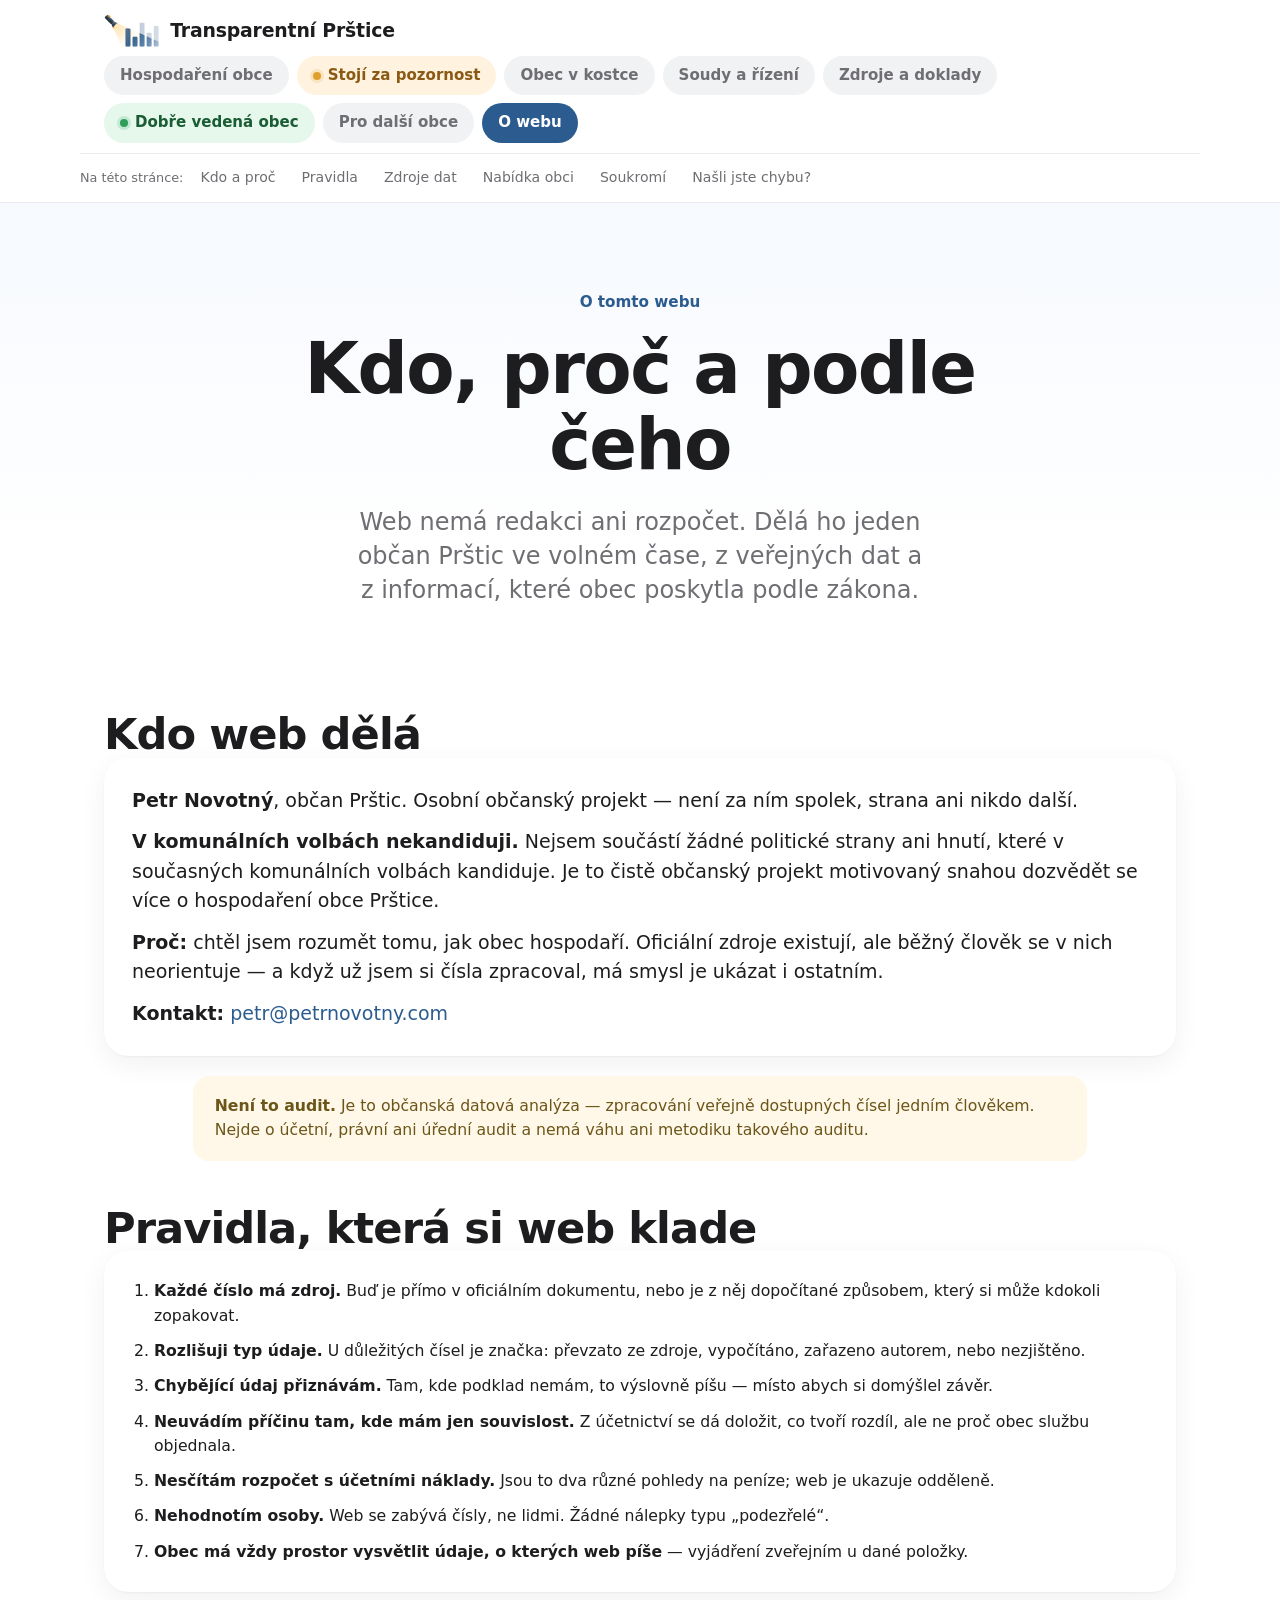
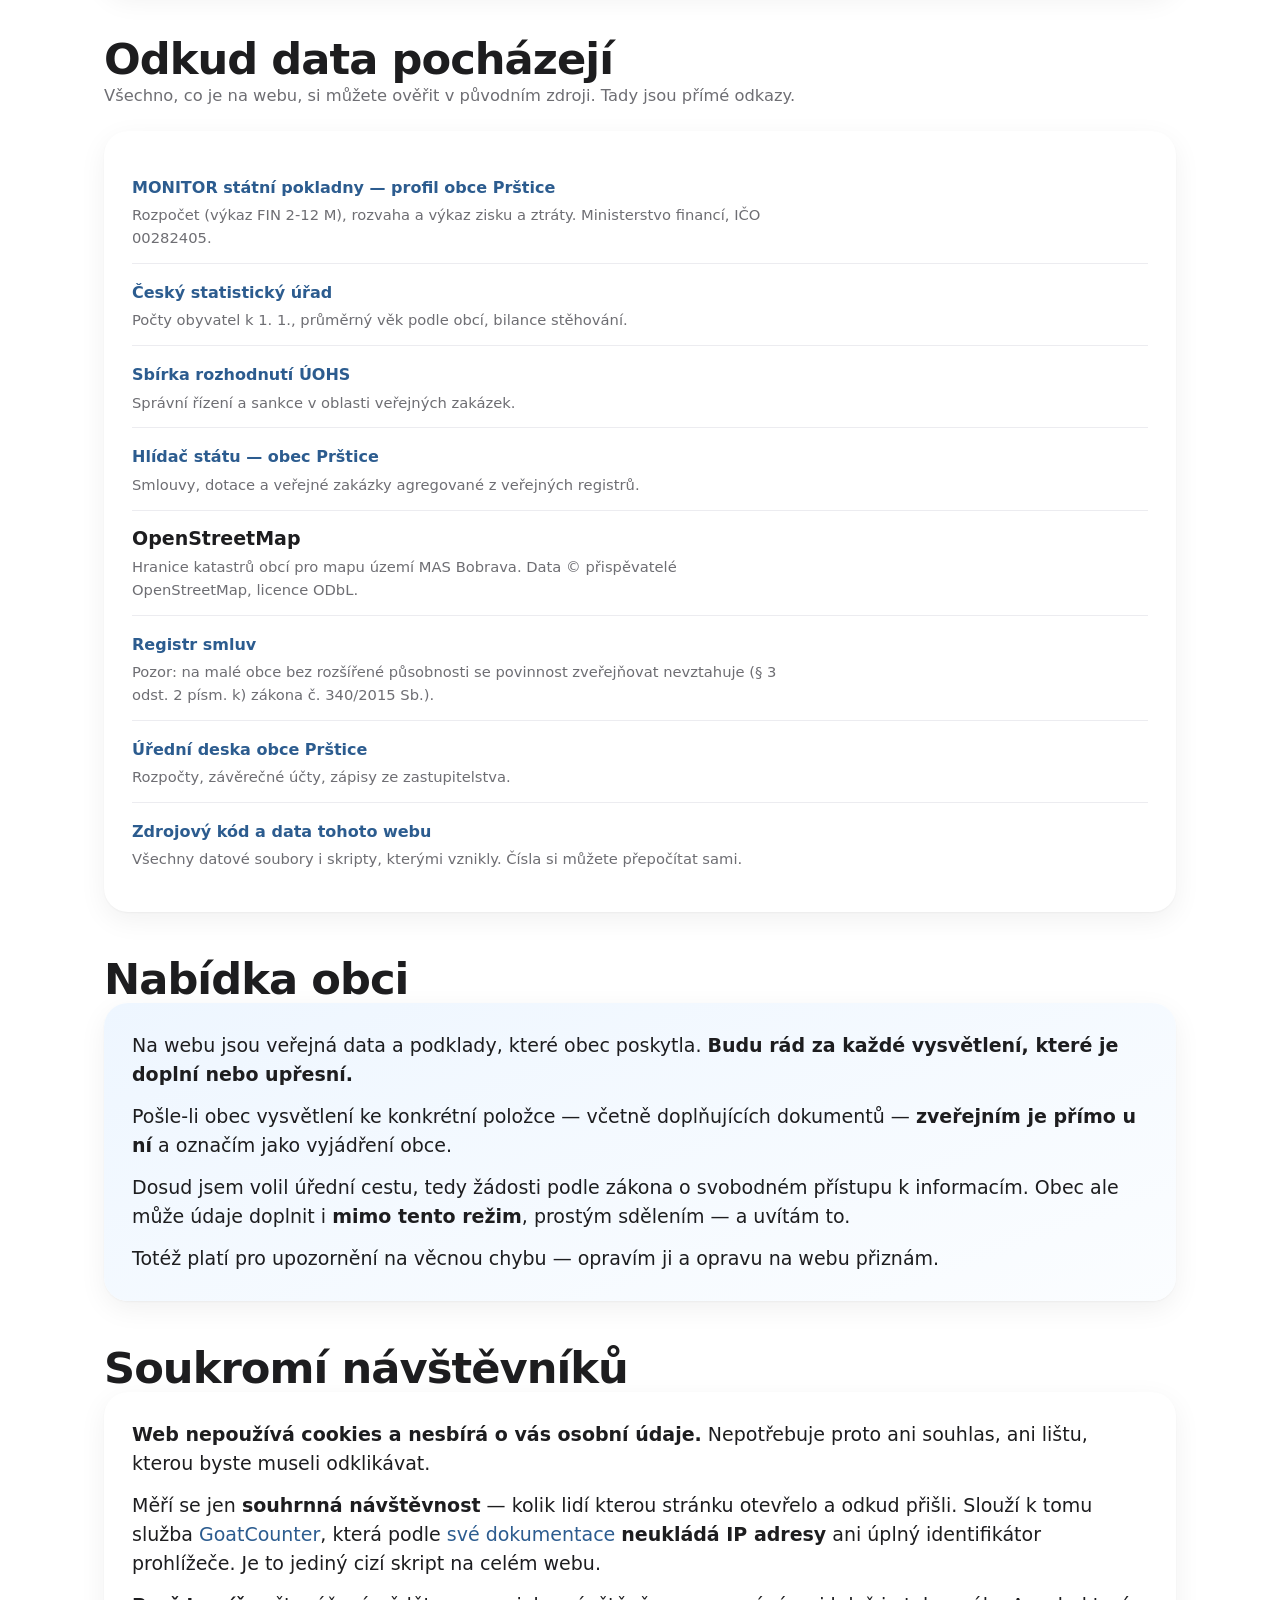
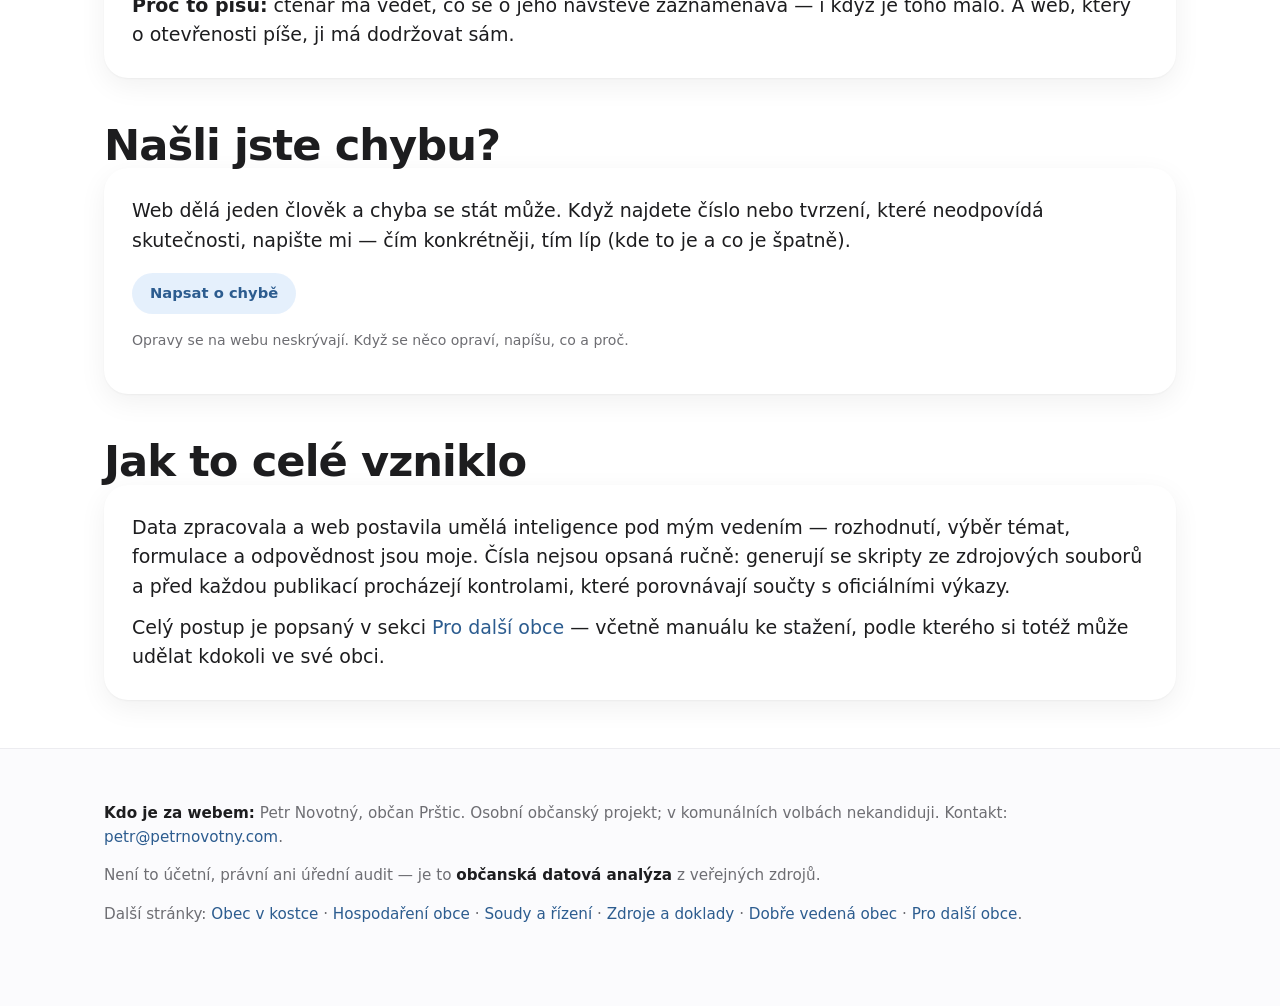
<file: web/o-webu.html>
<!DOCTYPE html>
<html lang="cs">
<head>
<meta charset="UTF-8">
<meta name="viewport" content="width=device-width, initial-scale=1.0">
<title>O webu — Transparentní Prštice</title>
<link rel="canonical" href="https://transparentniprstice.cz/o-webu.html">
<link rel="icon" href="favicon.svg" type="image/svg+xml">
<link rel="icon" href="favicon-32.png" sizes="32x32" type="image/png">
<link rel="icon" href="favicon-16.png" sizes="16x16" type="image/png">
<link rel="apple-touch-icon" href="apple-touch-icon.png">
<meta name="description" content="Kdo web dělá a proč, odkud pocházejí data, jaká pravidla si klade a jak si čísla ověřit. Včetně nabídky obci na zveřejnění jejího vyjádření.">
<meta property="og:type" content="website">
<meta property="og:site_name" content="Transparentní Prštice">
<meta property="og:locale" content="cs_CZ">
<meta property="og:title" content="O webu — Transparentní Prštice">
<meta property="og:description" content="Kdo web dělá a proč, odkud pocházejí data a jaká pravidla si klade.">
<meta property="og:url" content="https://transparentniprstice.cz/o-webu.html">
<meta property="og:image" content="https://transparentniprstice.cz/obrazky/zamek-prstice.jpg">
<meta property="og:image:alt" content="Ilustrace zámku v Pršticích">
<meta name="twitter:card" content="summary_large_image">
<meta name="author" content="Petr Novotný">
<script>document.documentElement.className+=" js";
// Lepicí hlavička ujídá na notebooku čtvrtinu okna. Po odrolování ji zmenšíme:
// pás se nápisem zmizí, nabídka se vejde na jeden řádek. Bez JS zůstane plná.
addEventListener("scroll",function(){var m=scrollY>80,c=document.documentElement.classList;
if(m!==c.contains("hsmall"))c.toggle("hsmall",m);},{passive:true});</script>
<link rel="stylesheet" href="styl.css">
</head>
<body>
<a class="skip" href="#obsah">Přeskočit na obsah</a>

<header class="site">
  <div class="navrow">
    <a class="brand" href="index.html">
      <svg aria-hidden="true" viewBox="0 0 308 226"><defs><clipPath id="brand-ak"><path d="M74.7,71.3 L706,358 L336,728 L49.3,96.7 Z"/></clipPath><clipPath id="brand-az"><rect x="0" y="0" width="308" height="198"/></clipPath><radialGradient id="brand-as" gradientUnits="userSpaceOnUse" cx="62" cy="84" r="300"><stop offset="0" stop-color="#AFBDCD"/><stop offset=".55" stop-color="#C8D2DE"/><stop offset="1" stop-color="#E2E7EE"/></radialGradient><radialGradient id="brand-al" gradientUnits="userSpaceOnUse" cx="62" cy="84" r="300"><stop offset="0" stop-color="#2C5C8F"/><stop offset=".40" stop-color="#2C5C8F"/><stop offset=".68" stop-color="#5A85B0" stop-opacity=".92"/><stop offset=".88" stop-color="#A6BCD2" stop-opacity=".6"/><stop offset="1" stop-color="#CBD8E4" stop-opacity="0"/></radialGradient><radialGradient id="brand-ab" gradientUnits="userSpaceOnUse" cx="62" cy="84" r="235"><stop offset="0" stop-color="#FFD27A" stop-opacity=".58"/><stop offset=".42" stop-color="#FFD27A" stop-opacity=".13"/><stop offset="1" stop-color="#FFD27A" stop-opacity="0"/></radialGradient><radialGradient id="brand-aw" gradientUnits="userSpaceOnUse" cx="62" cy="84" r="235"><stop offset="0" stop-color="#FFD27A" stop-opacity=".30"/><stop offset=".55" stop-color="#FFD27A" stop-opacity=".06"/><stop offset="1" stop-color="#FFD27A" stop-opacity="0"/></radialGradient><linearGradient id="brand-at1" x1="0" y1="0" x2="0" y2="1"><stop offset="0" stop-color="#6A7E96"/><stop offset=".5" stop-color="#31404F"/><stop offset="1" stop-color="#1E2A36"/></linearGradient><linearGradient id="brand-at2" x1="0" y1="0" x2="0" y2="1"><stop offset="0" stop-color="#728699"/><stop offset=".55" stop-color="#31404F"/><stop offset="1" stop-color="#1E2A36"/></linearGradient><linearGradient id="brand-at3" x1="0" y1="0" x2="0" y2="1"><stop offset="0" stop-color="#FFD27A"/><stop offset=".5" stop-color="#FFF8E8"/><stop offset="1" stop-color="#F2A11B"/></linearGradient></defs><g clip-path="url(#brand-az)"><path d="M74.7,71.3 L706,358 L336,728 L49.3,96.7 Z" fill="url(#brand-ab)" clip-path="url(#brand-ak)"/></g><rect x="116" y="100" width="26" height="96" rx="5" fill="url(#brand-as)"/><rect x="154" y="144" width="26" height="52" rx="5" fill="url(#brand-as)"/><rect x="192" y="68" width="26" height="128" rx="5" fill="url(#brand-as)"/><rect x="230" y="122" width="26" height="74" rx="5" fill="url(#brand-as)"/><rect x="268" y="86" width="26" height="110" rx="5" fill="url(#brand-as)"/><g clip-path="url(#brand-ak)"><rect x="116" y="100" width="26" height="96" rx="5" fill="url(#brand-al)"/><rect x="154" y="144" width="26" height="52" rx="5" fill="url(#brand-al)"/><rect x="192" y="68" width="26" height="128" rx="5" fill="url(#brand-al)"/><rect x="230" y="122" width="26" height="74" rx="5" fill="url(#brand-al)"/><rect x="268" y="86" width="26" height="110" rx="5" fill="url(#brand-al)"/><rect x="116" y="100" width="26" height="96" rx="5" fill="url(#brand-aw)"/><rect x="154" y="144" width="26" height="52" rx="5" fill="url(#brand-aw)"/><rect x="192" y="68" width="26" height="128" rx="5" fill="url(#brand-aw)"/><rect x="230" y="122" width="26" height="74" rx="5" fill="url(#brand-aw)"/><rect x="268" y="86" width="26" height="110" rx="5" fill="url(#brand-aw)"/></g><g transform="rotate(45.0 62 84)"><rect x="-11.1" y="72.3" width="55.1" height="23.3" rx="5.3" fill="url(#brand-at1)"/><rect x="-4.4" y="67.6" width="13.8" height="8.1" rx="3.4" fill="#F2A11B"/><rect x="20.3" y="70.8" width="3.8" height="26.3" rx="1.8" fill="#1E2A36" opacity=".5"/><rect x="29.4" y="70.8" width="3.8" height="26.3" rx="1.8" fill="#1E2A36" opacity=".5"/><path d="M44.0 72.3 L62.0 65.5 L62.0 102.5 L44.0 95.7 Z" fill="url(#brand-at2)"/><rect x="58.6" y="63.5" width="6.8" height="41.1" rx="2.7" fill="url(#brand-at3)"/></g></svg>
      <span class="brandtext">Transparentní Prštice</span>
    </a>
    <nav class="hlavni" aria-label="Hlavní">
      <a href="index.html">Hospodaření obce</a>
      <a href="index.html#zjisteni-prehled" class="zjisteni">Stojí za pozornost</a>
      <a href="obec.html">Obec v kostce</a>
      <a href="rizeni.html">Soudy a řízení</a>
      <a href="jak-to-vime.html">Zdroje a doklady</a>
      <a href="dobre-vedena-obec.html" class="dobra">Dobře vedená obec</a>
      <a href="pro-dalsi-obce.html">Pro další obce</a>
      <a href="o-webu.html" aria-current="page">O webu</a>
    </nav>
  </div>
  <nav class="navrow podnav" aria-label="Části stránky">
    <span class="sipka">Na této stránce:</span>
    <a href="#kdo-h">Kdo a proč</a>
    <a href="#pravidla-h">Pravidla</a>
    <a href="#zdroje-h">Zdroje dat</a>
    <a href="#obci-h">Nabídka obci</a>
    <a href="#soukromi-h">Soukromí</a>
    <a href="#chyba-h">Našli jste chybu?</a>
  </nav>
</header>

<main id="obsah">
  <div class="hero">
    <div class="inner">
      <p class="kicker">O tomto webu</p>
      <h1>Kdo, proč a podle čeho</h1>
      <p class="lede">Web nemá redakci ani rozpočet. Dělá ho jeden občan Prštic ve volném čase, z veřejných dat a z informací, které obec poskytla podle zákona.</p>
    </div>
  </div>

  <section class="wide">
    <h2 id="kdo-h">Kdo web dělá</h2>
    <div class="card">
      <p style="margin:0 0 12px"><b>Petr Novotný</b>, občan Prštic. Osobní občanský projekt — není za ním spolek, strana ani nikdo další.</p>
      <p style="margin:0 0 12px"><b>V komunálních volbách nekandiduji.</b> Nejsem součástí žádné politické strany ani hnutí, které v současných komunálních volbách kandiduje. Je to čistě občanský projekt motivovaný snahou dozvědět se více o hospodaření obce Prštice.</p>
      <p style="margin:0 0 12px"><b>Proč:</b> chtěl jsem rozumět tomu, jak obec hospodaří. Oficiální zdroje existují, ale běžný člověk se v nich neorientuje — a když už jsem si čísla zpracoval, má smysl je ukázat i ostatním.</p>
      <p style="margin:0"><b>Kontakt:</b> <a href="mailto:petr@petrnovotny.com">petr@petrnovotny.com</a></p>
    </div>

    <div class="upozorneni" style="margin-top:20px">
      <p><b>Není to audit.</b> Je to občanská datová analýza — zpracování veřejně dostupných čísel jedním člověkem. Nejde o účetní, právní ani úřední audit a nemá váhu ani metodiku takového auditu.</p>
    </div>

    <h2 id="pravidla-h" style="margin-top:44px">Pravidla, která si web klade</h2>
    <div class="card">
      <ol class="pravidla">
        <li><b>Každé číslo má zdroj.</b> Buď je přímo v oficiálním dokumentu, nebo je z něj dopočítané způsobem, který si může kdokoli zopakovat.</li>
        <li><b>Rozlišuji typ údaje.</b> U důležitých čísel je značka: převzato ze zdroje, vypočítáno, zařazeno autorem, nebo nezjištěno.</li>
        <li><b>Chybějící údaj přiznávám.</b> Tam, kde podklad nemám, to výslovně píšu — místo abych si domýšlel závěr.</li>
        <li><b>Neuvádím příčinu tam, kde mám jen souvislost.</b> Z účetnictví se dá doložit, co tvoří rozdíl, ale ne proč obec službu objednala.</li>
        <li><b>Nesčítám rozpočet s účetními náklady.</b> Jsou to dva různé pohledy na peníze; web je ukazuje odděleně.</li>
        <li><b>Nehodnotím osoby.</b> Web se zabývá čísly, ne lidmi. Žádné nálepky typu „podezřelé“.</li>
        <li><b>Obec má vždy prostor vysvětlit údaje, o kterých web píše</b> — vyjádření zveřejním u dané položky.</li>
      </ol>
    </div>

    <h2 id="zdroje-h" style="margin-top:44px">Odkud data pocházejí</h2>
    <p class="souhrn">Všechno, co je na webu, si můžete ověřit v původním zdroji. Tady jsou přímé odkazy.</p>
    <div class="card">
      <ul class="zdrojeseznam">
        <li><a href="https://monitor.statnipokladna.gov.cz/ucetni-jednotka/00282405" target="_blank" rel="noopener">MONITOR státní pokladny — profil obce Prštice</a>
          <span>Rozpočet (výkaz FIN 2-12 M), rozvaha a výkaz zisku a ztráty. Ministerstvo financí, IČO 00282405.</span></li>
        <li><a href="https://csu.gov.cz" target="_blank" rel="noopener">Český statistický úřad</a>
          <span>Počty obyvatel k 1. 1., průměrný věk podle obcí, bilance stěhování.</span></li>
        <li><a href="https://uohs.gov.cz/cs/verejne-zakazky/sbirky-rozhodnuti.html" target="_blank" rel="noopener">Sbírka rozhodnutí ÚOHS</a>
          <span>Správní řízení a sankce v oblasti veřejných zakázek.</span></li>
        <li><a href="https://www.hlidacstatu.cz/subjekt/00282405" target="_blank" rel="noopener">Hlídač státu — obec Prštice</a>
          <span>Smlouvy, dotace a veřejné zakázky agregované z veřejných registrů.</span></li>
        <li><b>OpenStreetMap</b>
      <span>Hranice katastrů obcí pro mapu území MAS Bobrava. Data © přispěvatelé OpenStreetMap, licence ODbL.</span></li>
    <li><a href="https://smlouvy.gov.cz" target="_blank" rel="noopener">Registr smluv</a>
          <span>Pozor: na malé obce bez rozšířené působnosti se povinnost zveřejňovat nevztahuje (§ 3 odst. 2 písm. k) zákona č. 340/2015 Sb.).</span></li>
        <li><a href="https://www.prstice.cz/urad/uredni-deska/" target="_blank" rel="noopener">Úřední deska obce Prštice</a>
          <span>Rozpočty, závěrečné účty, zápisy ze zastupitelstva.</span></li>
        <li><a href="https://github.com/novotny25/transparentniprstice.cz" target="_blank" rel="noopener">Zdrojový kód a data tohoto webu</a>
          <span>Všechny datové soubory i skripty, kterými vznikly. Čísla si můžete přepočítat sami.</span></li>
      </ul>
    </div>

    <h2 id="obci-h" style="margin-top:44px">Nabídka obci</h2>
    <div class="card zvyrazneno">
      <p style="margin:0 0 12px">Na webu jsou veřejná data a podklady, které obec poskytla. <b>Budu rád za každé vysvětlení, které je doplní nebo upřesní.</b></p>
      <p style="margin:0 0 12px">Pošle-li obec vysvětlení ke konkrétní položce — včetně doplňujících dokumentů — <b>zveřejním je přímo u ní</b> a označím jako vyjádření obce.</p>
      <p style="margin:0 0 12px">Dosud jsem volil úřední cestu, tedy žádosti podle zákona o svobodném přístupu k informacím. Obec ale může údaje doplnit i <b>mimo tento režim</b>, prostým sdělením — a uvítám to.</p>
      <p style="margin:0">Totéž platí pro upozornění na věcnou chybu — opravím ji a opravu na webu přiznám.</p>
    </div>

    <h2 id="soukromi-h" style="margin-top:44px">Soukromí návštěvníků</h2>
    <div class="card">
      <p style="margin:0 0 12px"><b>Web nepoužívá cookies a nesbírá o vás osobní údaje.</b> Nepotřebuje proto ani souhlas, ani lištu, kterou byste museli odklikávat.</p>
      <p style="margin:0 0 12px">Měří se jen <b>souhrnná návštěvnost</b> — kolik lidí kterou stránku otevřelo a odkud přišli. Slouží k tomu služba <a href="https://www.goatcounter.com" target="_blank" rel="noopener">GoatCounter</a>, která podle <a href="https://www.goatcounter.com/help/privacy" target="_blank" rel="noopener">své dokumentace</a> <b>neukládá IP adresy</b> ani úplný identifikátor prohlížeče. Je to jediný cizí skript na celém webu.</p>
      <p style="margin:0"><b>Proč to píšu:</b> čtenář má vědět, co se o jeho návštěvě zaznamenává — i když je toho málo. A web, který o otevřenosti píše, ji má dodržovat sám.</p>
    </div>

    <h2 id="chyba-h" style="margin-top:44px">Našli jste chybu?</h2>
    <div class="card">
      <p style="margin:0 0 12px">Web dělá jeden člověk a chyba se stát může. Když najdete číslo nebo tvrzení, které neodpovídá skutečnosti, napište mi — čím konkrétněji, tím líp (kde to je a co je špatně).</p>
      <div class="btnrow"><a class="btn" href="mailto:petr@petrnovotny.com?subject=Transparentn%C3%AD%20Pr%C5%A1tice%20%E2%80%94%20upozorn%C4%9Bn%C3%AD%20na%20chybu">Napsat o chybě</a></div>
      <p class="src">Opravy se na webu neskrývají. Když se něco opraví, napíšu, co a proč.</p>
    </div>

    <h2 style="margin-top:44px">Jak to celé vzniklo</h2>
    <div class="card">
      <p style="margin:0 0 12px">Data zpracovala a web postavila umělá inteligence pod mým vedením — rozhodnutí, výběr témat, formulace a odpovědnost jsou moje. Čísla nejsou opsaná ručně: generují se skripty ze zdrojových souborů a před každou publikací procházejí kontrolami, které porovnávají součty s oficiálními výkazy.</p>
      <p style="margin:0">Celý postup je popsaný v sekci <a href="pro-dalsi-obce.html">Pro další obce</a> — včetně manuálu ke stažení, podle kterého si totéž může udělat kdokoli ve své obci.</p>
    </div>
  </section>
</main>

<footer class="site">
  <div class="inner">
    <p><strong>Kdo je za webem:</strong> Petr Novotný, občan Prštic. Osobní občanský projekt; v komunálních volbách nekandiduji. Kontakt: <a href="mailto:petr@petrnovotny.com">petr@petrnovotny.com</a>.</p>
    <p>Není to účetní, právní ani úřední audit — je to <strong>občanská datová analýza</strong> z veřejných zdrojů.</p>
    <p class="muted">Další stránky: <a href="obec.html">Obec v kostce</a> · <a href="index.html">Hospodaření obce</a> · <a href="rizeni.html">Soudy a řízení</a> · <a href="jak-to-vime.html">Zdroje a doklady</a> · <a href="dobre-vedena-obec.html">Dobře vedená obec</a> · <a href="pro-dalsi-obce.html">Pro další obce</a>.</p>
  </div>
</footer>
<!-- Měření návštěvnosti: GoatCounter — bez cookies, bez osobních údajů.
     Jediný externí skript na webu; nesbírá nic, co by šlo spojit s osobou. -->
<script data-goatcounter="https://novotny25.goatcounter.com/count"
        async src="https://gc.zgo.at/count.js"></script>
</body>
</html>
</file>
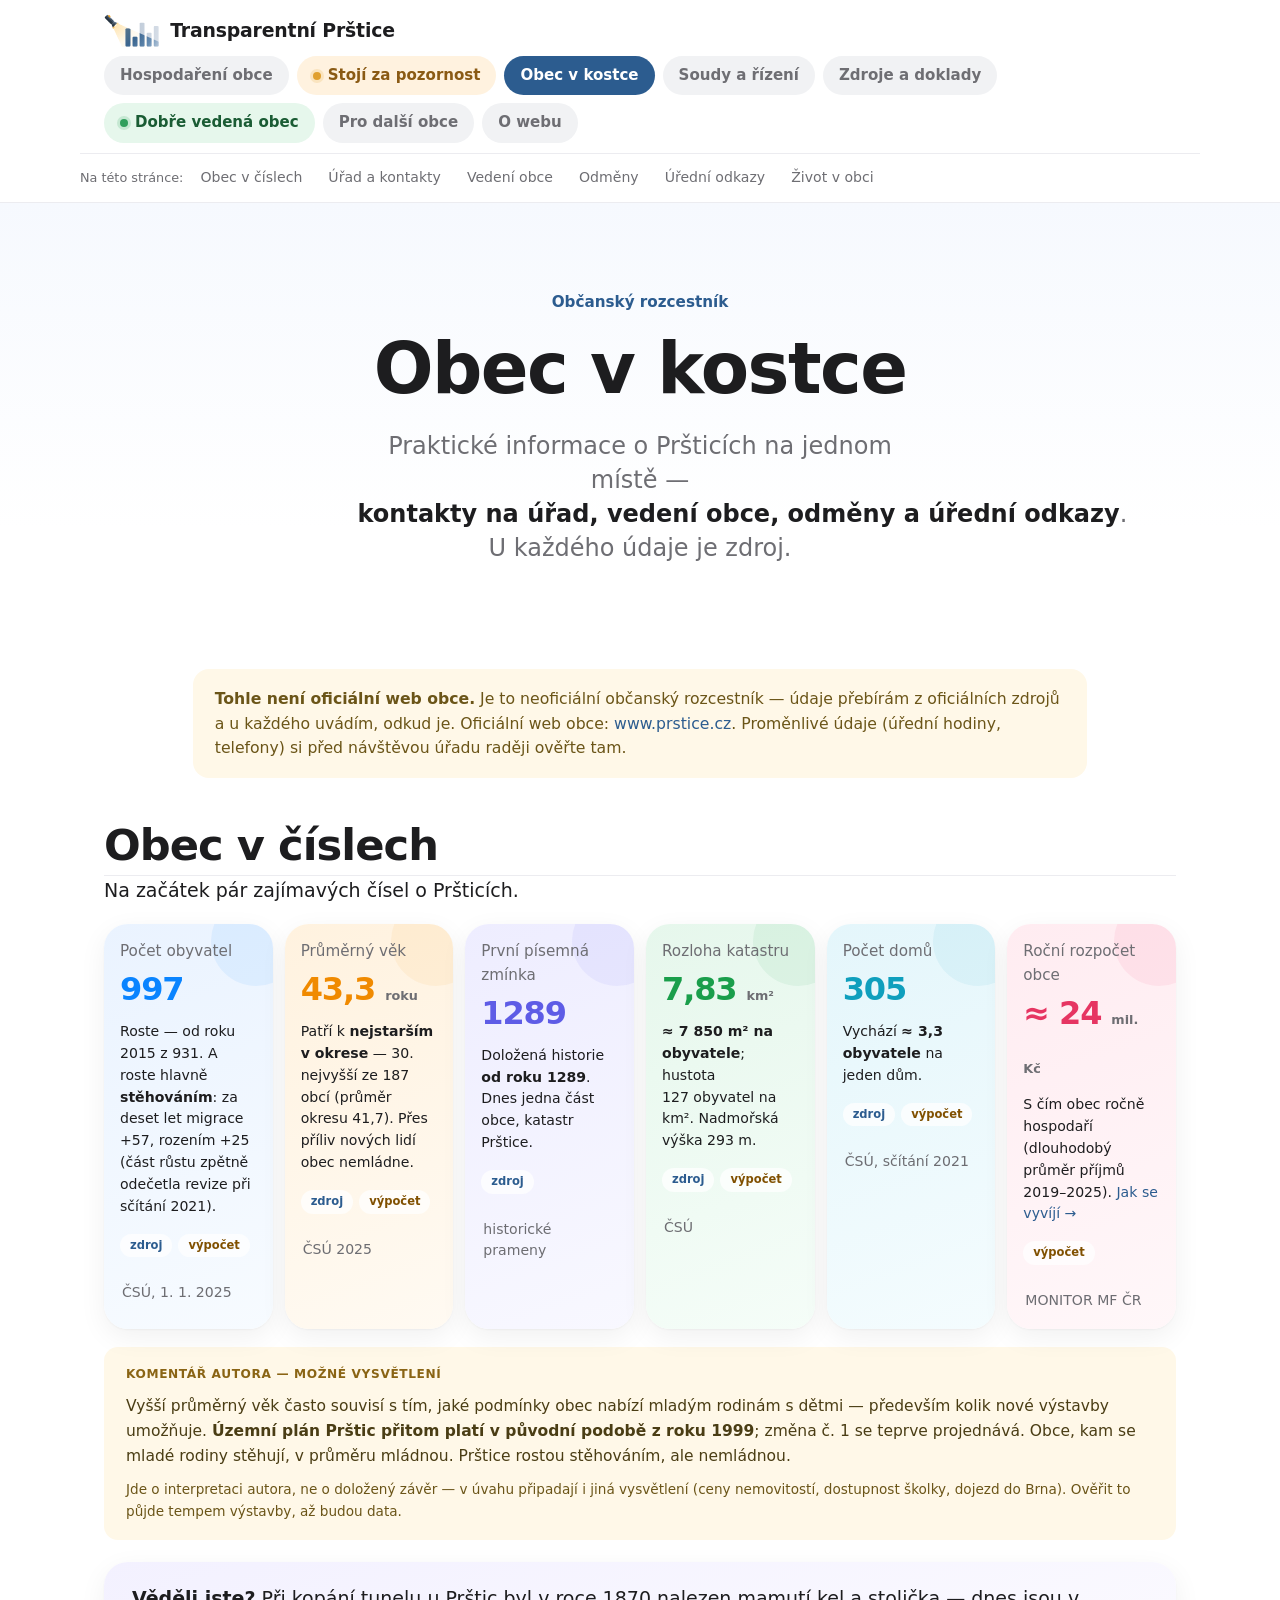
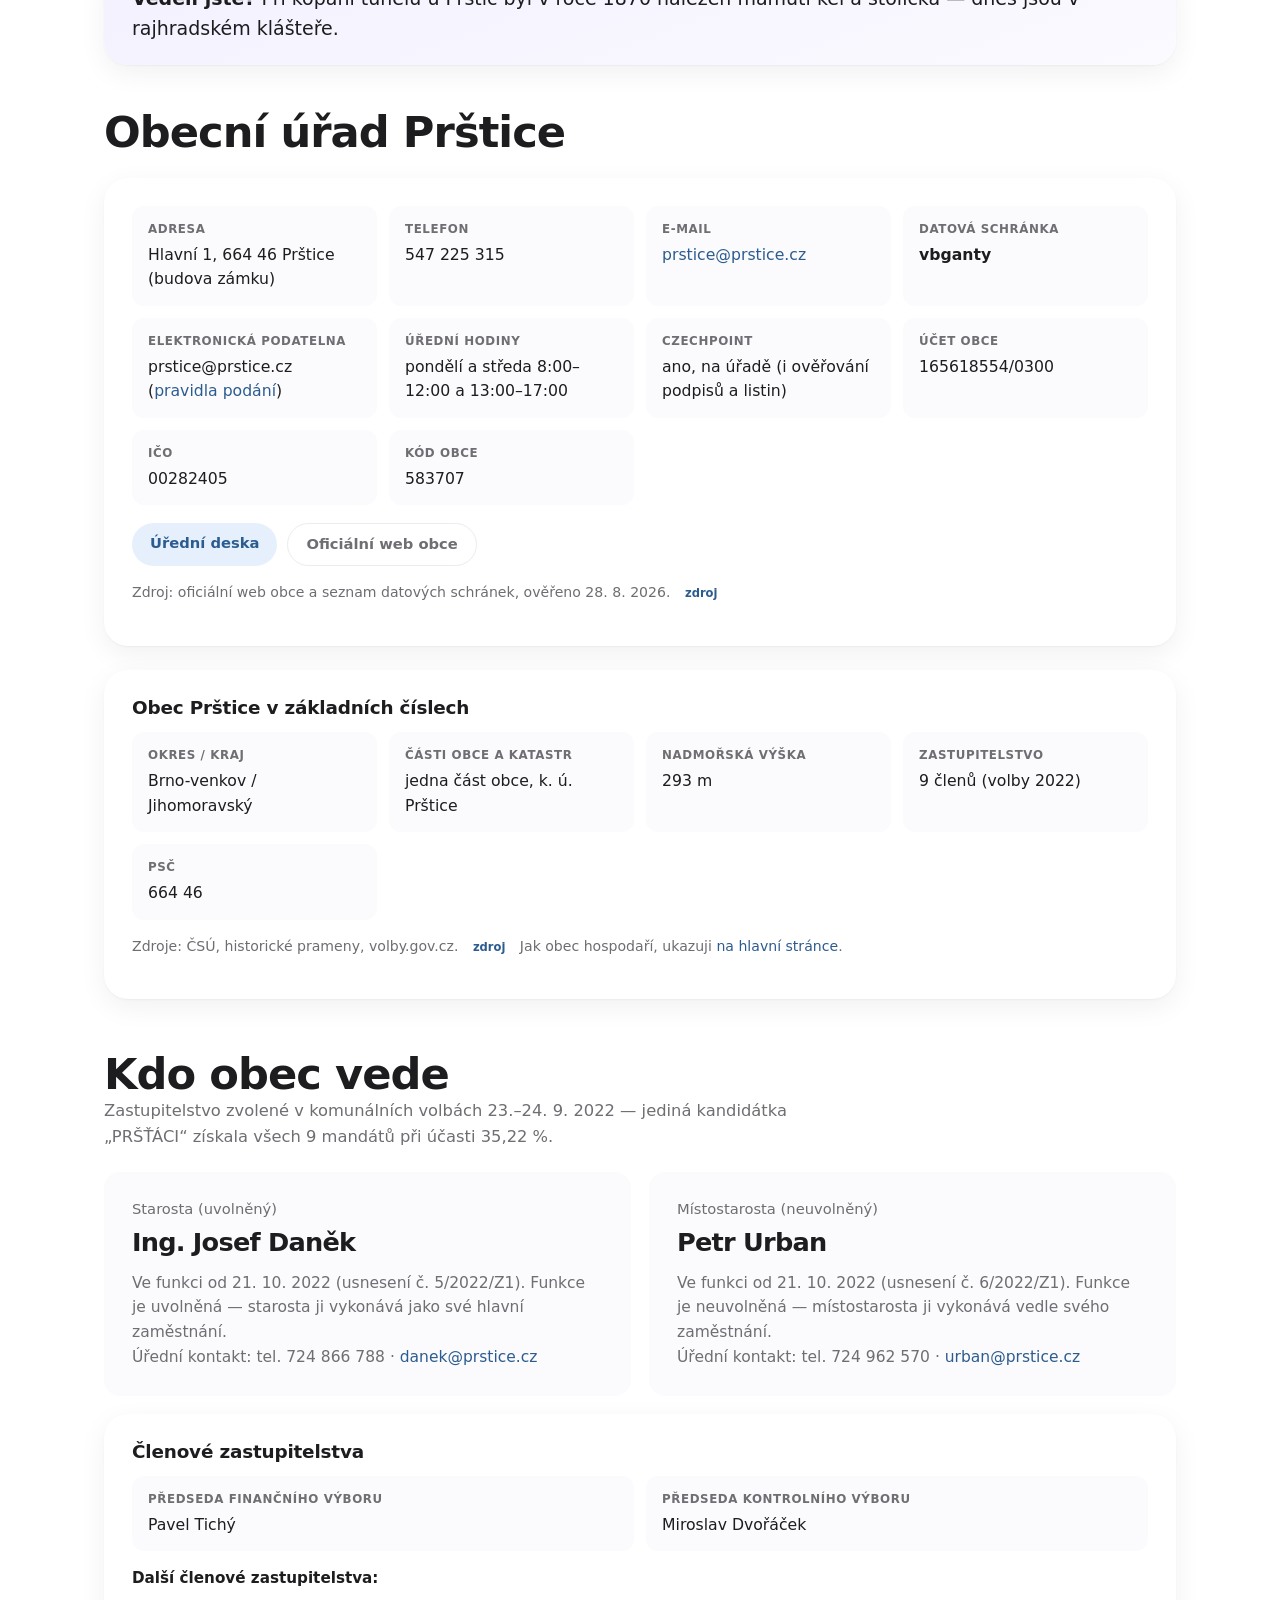
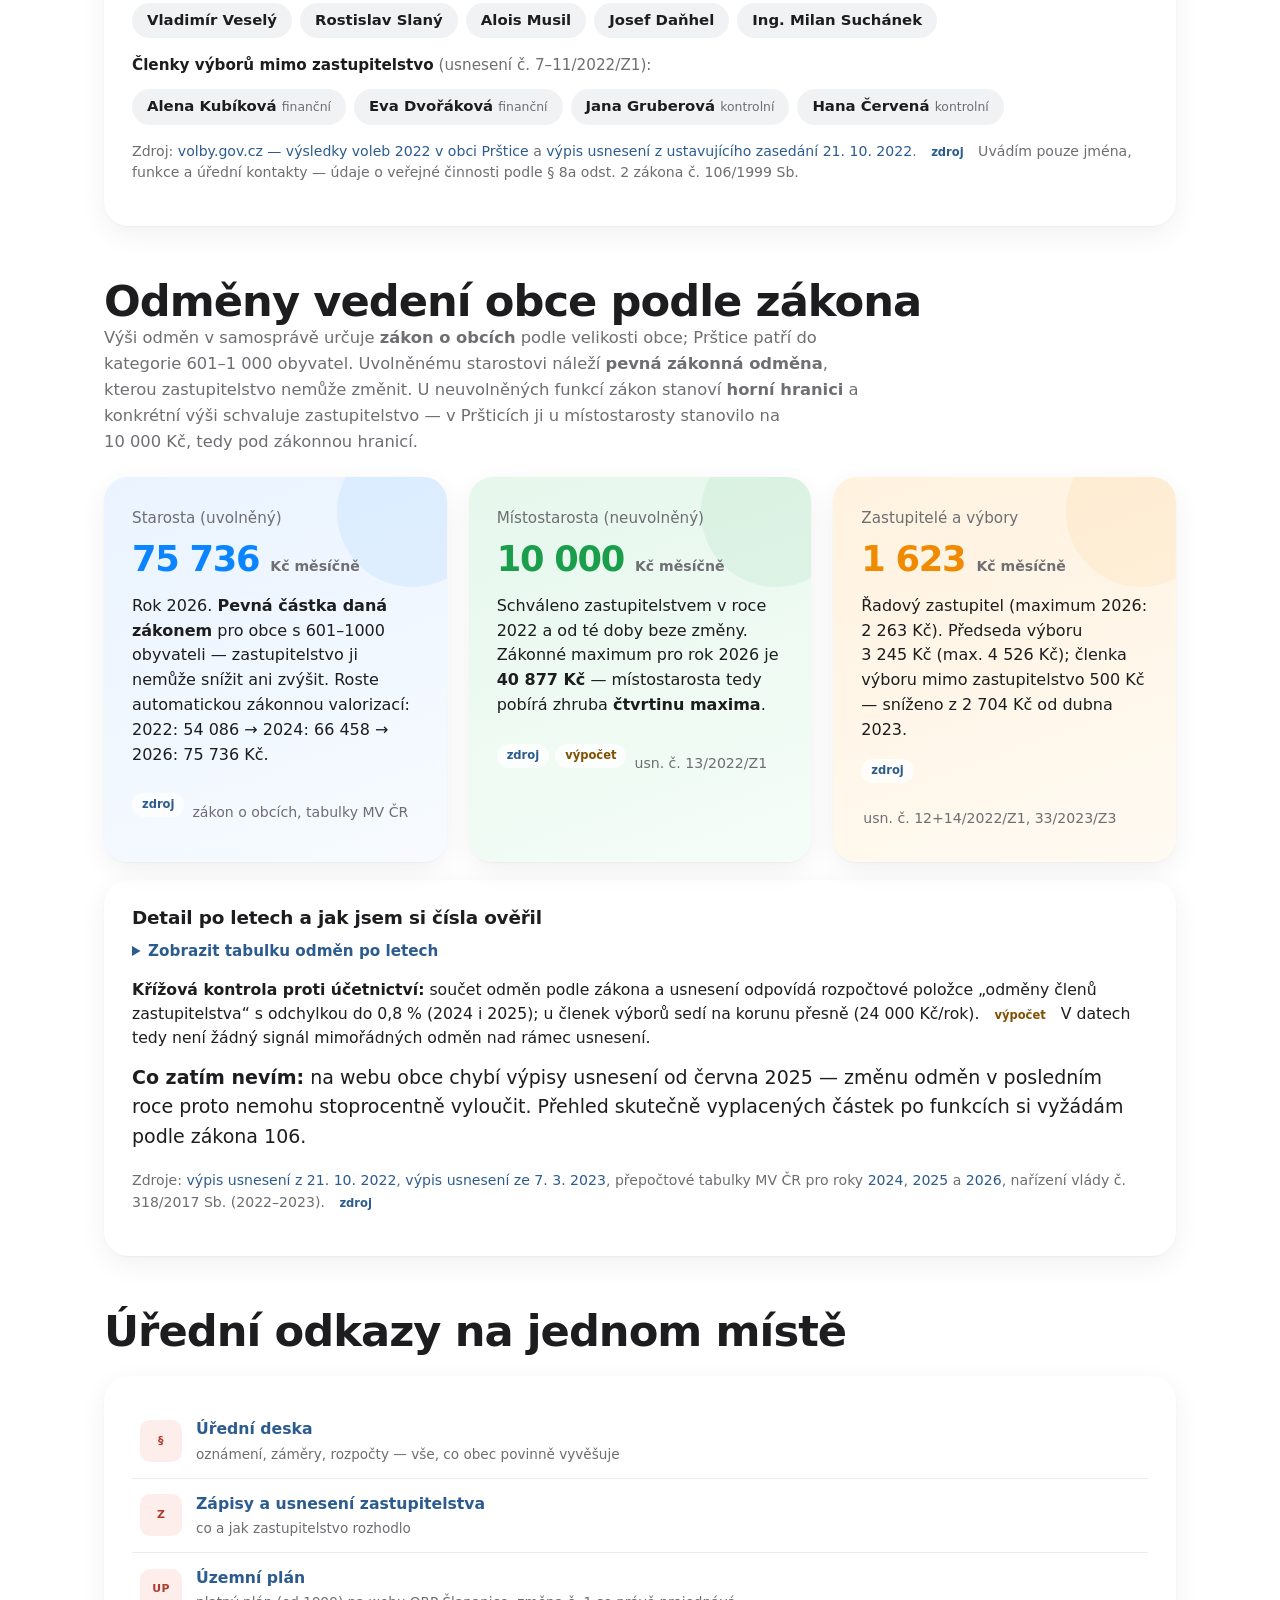
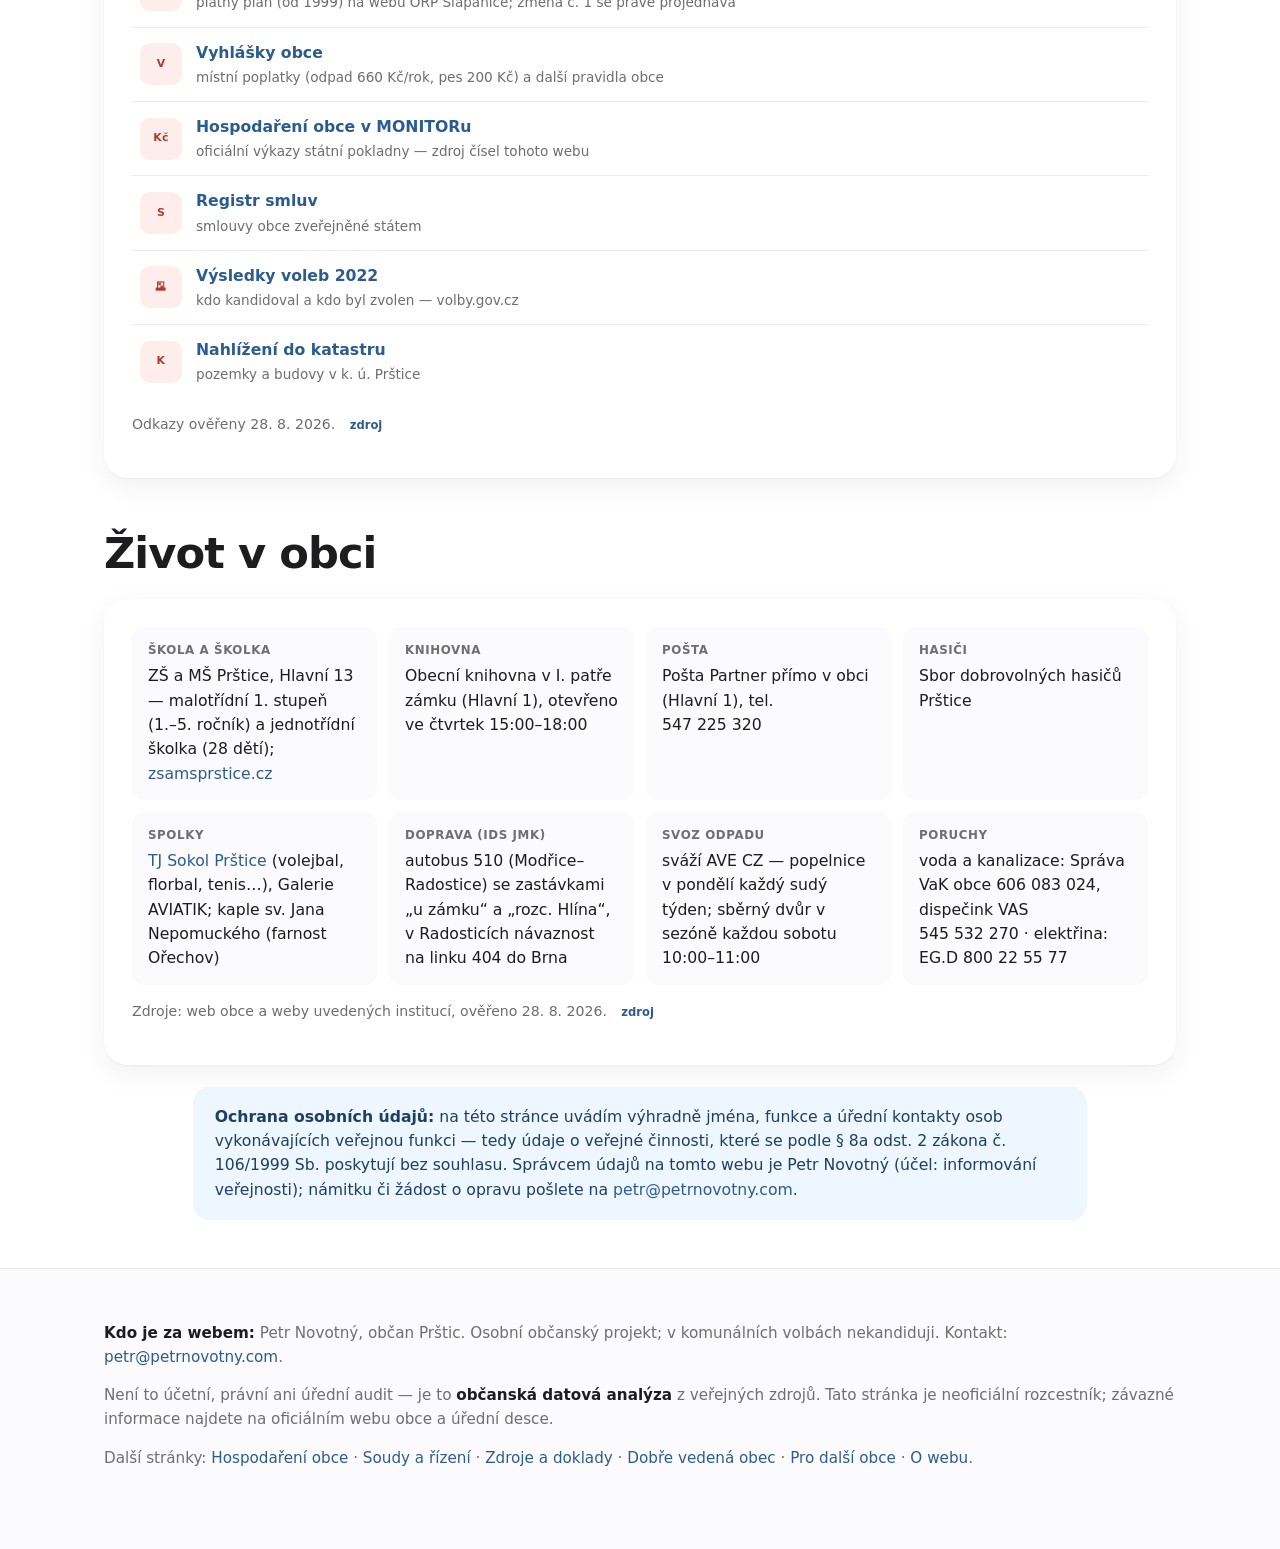
<file: web/obec.html>
<!DOCTYPE html>
<html lang="cs">
<head>
<meta charset="UTF-8">
<meta name="viewport" content="width=device-width, initial-scale=1.0">
<title>Obec v kostce — Transparentní Prštice</title>
<link rel="canonical" href="https://transparentniprstice.cz/obec.html">
<link rel="icon" href="favicon.svg" type="image/svg+xml">
<link rel="icon" href="favicon-32.png" sizes="32x32" type="image/png">
<link rel="icon" href="favicon-16.png" sizes="16x16" type="image/png">
<link rel="apple-touch-icon" href="apple-touch-icon.png">
<meta name="description" content="Praktické informace o obci Prštice na jednom místě: kontakty na úřad a vedení obce, odměny zastupitelů, úřední odkazy a občanská vybavenost. Neoficiální občanský rozcestník.">
<meta property="og:type" content="website">
<meta property="og:site_name" content="Transparentní Prštice">
<meta property="og:locale" content="cs_CZ">
<meta property="og:title" content="Obec v kostce — praktické informace o Pršticích">
<meta property="og:description" content="Kontakty na úřad a vedení obce, odměny zastupitelů, úřední odkazy a občanská vybavenost — na jednom místě, s uvedeným zdrojem.">
<meta property="og:url" content="https://transparentniprstice.cz/obec.html">
<meta property="og:image" content="https://transparentniprstice.cz/obrazky/zamek-prstice.jpg">
<meta property="og:image:alt" content="Ilustrace zámku v Pršticích">
<meta name="twitter:card" content="summary_large_image">
<meta name="author" content="Petr Novotný">
<script>document.documentElement.className+=" js";
// Lepicí hlavička ujídá na notebooku čtvrtinu okna. Po odrolování ji zmenšíme:
// pás se nápisem zmizí, nabídka se vejde na jeden řádek. Bez JS zůstane plná.
addEventListener("scroll",function(){var m=scrollY>80,c=document.documentElement.classList;
if(m!==c.contains("hsmall"))c.toggle("hsmall",m);},{passive:true});</script>
<link rel="stylesheet" href="styl.css">
</head>
<body>
<a class="skip" href="#obsah">Přeskočit na obsah</a>

<header class="site">
  <div class="navrow">
    <a class="brand" href="index.html">
      <svg aria-hidden="true" viewBox="0 0 308 226"><defs><clipPath id="brand-ak"><path d="M74.7,71.3 L706,358 L336,728 L49.3,96.7 Z"/></clipPath><clipPath id="brand-az"><rect x="0" y="0" width="308" height="198"/></clipPath><radialGradient id="brand-as" gradientUnits="userSpaceOnUse" cx="62" cy="84" r="300"><stop offset="0" stop-color="#AFBDCD"/><stop offset=".55" stop-color="#C8D2DE"/><stop offset="1" stop-color="#E2E7EE"/></radialGradient><radialGradient id="brand-al" gradientUnits="userSpaceOnUse" cx="62" cy="84" r="300"><stop offset="0" stop-color="#2C5C8F"/><stop offset=".40" stop-color="#2C5C8F"/><stop offset=".68" stop-color="#5A85B0" stop-opacity=".92"/><stop offset=".88" stop-color="#A6BCD2" stop-opacity=".6"/><stop offset="1" stop-color="#CBD8E4" stop-opacity="0"/></radialGradient><radialGradient id="brand-ab" gradientUnits="userSpaceOnUse" cx="62" cy="84" r="235"><stop offset="0" stop-color="#FFD27A" stop-opacity=".58"/><stop offset=".42" stop-color="#FFD27A" stop-opacity=".13"/><stop offset="1" stop-color="#FFD27A" stop-opacity="0"/></radialGradient><radialGradient id="brand-aw" gradientUnits="userSpaceOnUse" cx="62" cy="84" r="235"><stop offset="0" stop-color="#FFD27A" stop-opacity=".30"/><stop offset=".55" stop-color="#FFD27A" stop-opacity=".06"/><stop offset="1" stop-color="#FFD27A" stop-opacity="0"/></radialGradient><linearGradient id="brand-at1" x1="0" y1="0" x2="0" y2="1"><stop offset="0" stop-color="#6A7E96"/><stop offset=".5" stop-color="#31404F"/><stop offset="1" stop-color="#1E2A36"/></linearGradient><linearGradient id="brand-at2" x1="0" y1="0" x2="0" y2="1"><stop offset="0" stop-color="#728699"/><stop offset=".55" stop-color="#31404F"/><stop offset="1" stop-color="#1E2A36"/></linearGradient><linearGradient id="brand-at3" x1="0" y1="0" x2="0" y2="1"><stop offset="0" stop-color="#FFD27A"/><stop offset=".5" stop-color="#FFF8E8"/><stop offset="1" stop-color="#F2A11B"/></linearGradient></defs><g clip-path="url(#brand-az)"><path d="M74.7,71.3 L706,358 L336,728 L49.3,96.7 Z" fill="url(#brand-ab)" clip-path="url(#brand-ak)"/></g><rect x="116" y="100" width="26" height="96" rx="5" fill="url(#brand-as)"/><rect x="154" y="144" width="26" height="52" rx="5" fill="url(#brand-as)"/><rect x="192" y="68" width="26" height="128" rx="5" fill="url(#brand-as)"/><rect x="230" y="122" width="26" height="74" rx="5" fill="url(#brand-as)"/><rect x="268" y="86" width="26" height="110" rx="5" fill="url(#brand-as)"/><g clip-path="url(#brand-ak)"><rect x="116" y="100" width="26" height="96" rx="5" fill="url(#brand-al)"/><rect x="154" y="144" width="26" height="52" rx="5" fill="url(#brand-al)"/><rect x="192" y="68" width="26" height="128" rx="5" fill="url(#brand-al)"/><rect x="230" y="122" width="26" height="74" rx="5" fill="url(#brand-al)"/><rect x="268" y="86" width="26" height="110" rx="5" fill="url(#brand-al)"/><rect x="116" y="100" width="26" height="96" rx="5" fill="url(#brand-aw)"/><rect x="154" y="144" width="26" height="52" rx="5" fill="url(#brand-aw)"/><rect x="192" y="68" width="26" height="128" rx="5" fill="url(#brand-aw)"/><rect x="230" y="122" width="26" height="74" rx="5" fill="url(#brand-aw)"/><rect x="268" y="86" width="26" height="110" rx="5" fill="url(#brand-aw)"/></g><g transform="rotate(45.0 62 84)"><rect x="-11.1" y="72.3" width="55.1" height="23.3" rx="5.3" fill="url(#brand-at1)"/><rect x="-4.4" y="67.6" width="13.8" height="8.1" rx="3.4" fill="#F2A11B"/><rect x="20.3" y="70.8" width="3.8" height="26.3" rx="1.8" fill="#1E2A36" opacity=".5"/><rect x="29.4" y="70.8" width="3.8" height="26.3" rx="1.8" fill="#1E2A36" opacity=".5"/><path d="M44.0 72.3 L62.0 65.5 L62.0 102.5 L44.0 95.7 Z" fill="url(#brand-at2)"/><rect x="58.6" y="63.5" width="6.8" height="41.1" rx="2.7" fill="url(#brand-at3)"/></g></svg>
      <span class="brandtext">Transparentní Prštice</span>
    </a>
    <nav class="hlavni" aria-label="Hlavní">
      <a href="index.html">Hospodaření obce</a>
      <a href="index.html#zjisteni-prehled" class="zjisteni">Stojí za pozornost</a>
      <a href="obec.html" aria-current="page">Obec v kostce</a>
      <a href="rizeni.html">Soudy a řízení</a>
      <a href="jak-to-vime.html">Zdroje a doklady</a>
      <a href="dobre-vedena-obec.html" class="dobra">Dobře vedená obec</a>
      <a href="pro-dalsi-obce.html">Pro další obce</a>
      <a href="o-webu.html">O webu</a>
    </nav>
  </div>
  <nav class="navrow podnav" aria-label="Části stránky">
    <span class="sipka">Na této stránce:</span>
    <a href="#vkostce">Obec v číslech</a>
    <a href="#urad">Úřad a kontakty</a>
    <a href="#vedeni">Vedení obce</a>
    <a href="#odmeny">Odměny</a>
    <a href="#rozcestnik">Úřední odkazy</a>
    <a href="#vybavenost">Život v obci</a>
  </nav>
</header>

<main id="obsah">
  <div class="hero">
    <div class="inner">
      <p class="kicker">Občanský rozcestník</p>
      <h1>Obec v kostce</h1>
      <p class="lede">Praktické informace o Pršticích na jednom místě — <strong>kontakty na úřad, vedení obce, odměny a úřední odkazy</strong>. U každého údaje je zdroj.</p>
    </div>
  </div>

  <section class="wide">
    <div class="upozorneni">
      <p><b>Tohle není oficiální web obce.</b> Je to neoficiální občanský rozcestník — údaje přebírám z oficiálních zdrojů a u každého uvádím, odkud je. Oficiální web obce: <a href="https://www.prstice.cz/" target="_blank" rel="noopener">www.prstice.cz</a>. Proměnlivé údaje (úřední hodiny, telefony) si před návštěvou úřadu raději ověřte tam.</p>
    </div>

    <h2 id="vkostce" style="margin-top:44px">Obec v číslech</h2>
    <p class="sub" style="margin-top:6px">Na začátek pár zajímavých čísel o Pršticích.</p>
    <div class="grid kompakt">
      <div class="tile t-blue">
        <p class="k">Počet obyvatel</p>
        <p class="v">997</p>
        <p class="c">Roste — od roku 2015 z 931. A roste hlavně <strong>stěhováním</strong>: za deset let migrace +57, rozením +25 (část růstu zpětně odečetla revize při sčítání 2021).</p>
        <div class="chips"><span class="chip zdroj">zdroj</span><span class="chip vypocet">výpočet</span><span class="chip src">ČSÚ, 1.&nbsp;1.&nbsp;2025</span></div>
      </div>
      <div class="tile t-orange">
        <p class="k">Průměrný věk</p>
        <p class="v">43,3 <small>roku</small></p>
        <p class="c">Patří k <strong>nejstarším v okrese</strong> — 30. nejvyšší ze 187 obcí (průměr okresu 41,7). Přes příliv nových lidí obec nemládne.</p>
        <div class="chips"><span class="chip zdroj">zdroj</span><span class="chip vypocet">výpočet</span><span class="chip src">ČSÚ 2025</span></div>
      </div>
      <div class="tile t-indigo">
        <p class="k">První písemná zmínka</p>
        <p class="v">1289</p>
        <p class="c">Doložená historie <strong>od roku 1289</strong>. Dnes jedna část obce, katastr Prštice.</p>
        <div class="chips"><span class="chip zdroj">zdroj</span><span class="chip src">historické prameny</span></div>
      </div>
      <div class="tile t-green">
        <p class="k">Rozloha katastru</p>
        <p class="v">7,83 <small>km²</small></p>
        <p class="c"><strong>≈ 7&nbsp;850&nbsp;m² na obyvatele</strong>; hustota 127&nbsp;obyvatel na km². Nadmořská výška 293 m.</p>
        <div class="chips"><span class="chip zdroj">zdroj</span><span class="chip vypocet">výpočet</span><span class="chip src">ČSÚ</span></div>
      </div>
      <div class="tile t-teal">
        <p class="k">Počet domů</p>
        <p class="v">305</p>
        <p class="c">Vychází <strong>≈ 3,3 obyvatele</strong> na jeden dům.</p>
        <div class="chips"><span class="chip zdroj">zdroj</span><span class="chip vypocet">výpočet</span><span class="chip src">ČSÚ, sčítání 2021</span></div>
      </div>
      <div class="tile t-pink">
        <p class="k">Roční rozpočet obce</p>
        <p class="v">≈ 24 <small>mil. Kč</small></p>
        <p class="c">S čím obec ročně hospodaří (dlouhodobý průměr příjmů 2019–2025). <a href="index.html#hospodareni">Jak se vyvíjí →</a></p>
        <div class="chips"><span class="chip vypocet">výpočet</span><span class="chip src">MONITOR MF ČR</span></div>
      </div>
    </div>

    <div class="nazor">
      <p class="lab">Komentář autora — možné vysvětlení</p>
      <p>Vyšší průměrný věk často souvisí s tím, jaké podmínky obec nabízí mladým rodinám s dětmi — především kolik nové výstavby umožňuje. <b>Územní plán Prštic přitom platí v původní podobě z roku 1999</b>; změna č. 1 se teprve projednává. Obce, kam se mladé rodiny stěhují, v průměru mládnou. Prštice rostou stěhováním, ale nemládnou.</p>
      <p class="pozn">Jde o interpretaci autora, ne o doložený závěr — v úvahu připadají i jiná vysvětlení (ceny nemovitostí, dostupnost školky, dojezd do Brna). Ověřit to půjde tempem výstavby, až budou data.</p>
    </div>

    <div class="didyou">
      <p><strong>Věděli jste?</strong> Při kopání tunelu u Prštic byl v roce 1870 nalezen mamutí kel a stolička — dnes jsou v rajhradském klášteře.</p>
    </div>

    <h2 id="urad" style="margin-top:44px">Obecní úřad Prštice</h2>
    <div class="card" style="margin-top:22px">
      <dl class="rdl">
        <div><dt>Adresa</dt><dd>Hlavní 1, 664 46 Prštice (budova zámku)</dd></div>
        <div><dt>Telefon</dt><dd>547&nbsp;225&nbsp;315</dd></div>
        <div><dt>E-mail</dt><dd><a href="mailto:prstice@prstice.cz">prstice@prstice.cz</a></dd></div>
        <div><dt>Datová schránka</dt><dd><b>vbganty</b></dd></div>
        <div><dt>Elektronická podatelna</dt><dd>prstice@prstice.cz (<a href="https://www.prstice.cz/urad/e-podatelna/" target="_blank" rel="noopener">pravidla podání</a>)</dd></div>
        <div><dt>Úřední hodiny</dt><dd>pondělí a středa 8:00–12:00 a 13:00–17:00</dd></div>
        <div><dt>CzechPOINT</dt><dd>ano, na úřadě (i ověřování podpisů a listin)</dd></div>
        <div><dt>Účet obce</dt><dd>165618554/0300</dd></div>
        <div><dt>IČO</dt><dd>00282405</dd></div>
        <div><dt>Kód obce</dt><dd>583707</dd></div>
      </dl>
      <div class="btnrow" style="margin-top:18px">
        <a class="btn" href="https://www.prstice.cz/urad/uredni-deska/" target="_blank" rel="noopener">Úřední deska</a>
        <a class="btn ghostbtn" href="https://www.prstice.cz/" target="_blank" rel="noopener">Oficiální web obce</a>
      </div>
      <p class="src">Zdroj: oficiální web obce a seznam datových schránek, ověřeno 28. 8. 2026. <span class="chip zdroj">zdroj</span></p>
    </div>

    <div class="card">
      <h3>Obec Prštice v základních číslech</h3>
      <dl class="rdl" style="margin-top:14px">
        <div><dt>Okres / kraj</dt><dd>Brno-venkov / Jihomoravský</dd></div>
        <div><dt>Části obce a katastr</dt><dd>jedna část obce, k. ú. Prštice</dd></div>
        <div><dt>Nadmořská výška</dt><dd>293 m</dd></div>
        <div><dt>Zastupitelstvo</dt><dd>9 členů (volby 2022)</dd></div>
        <div><dt>PSČ</dt><dd>664 46</dd></div>
      </dl>
      <p class="src">Zdroje: ČSÚ, historické prameny, volby.gov.cz. <span class="chip zdroj">zdroj</span> Jak obec hospodaří, ukazuji <a href="index.html">na hlavní stránce</a>.</p>
    </div>

    <h2 id="vedeni" style="margin-top:52px">Kdo obec vede</h2>
    <p class="souhrn">Zastupitelstvo zvolené v komunálních volbách 23.–24. 9. 2022 — jediná kandidátka „PRŠŤÁCI“ získala všech 9 mandátů při účasti 35,22&nbsp;%.</p>
    <div class="grid2" style="margin-top:18px">
      <div class="srovk">
        <p class="k">Starosta (uvolněný)</p>
        <p class="v" style="font-size:1.6rem">Ing. Josef Daněk</p>
        <p class="c">Ve funkci od 21. 10. 2022 (usnesení č. 5/2022/Z1). Funkce je uvolněná — starosta ji vykonává jako své hlavní zaměstnání.<br>
        Úřední kontakt: tel. 724&nbsp;866&nbsp;788 · <a href="mailto:danek@prstice.cz">danek@prstice.cz</a></p>
      </div>
      <div class="srovk">
        <p class="k">Místostarosta (neuvolněný)</p>
        <p class="v" style="font-size:1.6rem">Petr Urban</p>
        <p class="c">Ve funkci od 21. 10. 2022 (usnesení č. 6/2022/Z1). Funkce je neuvolněná — místostarosta ji vykonává vedle svého zaměstnání.<br>
        Úřední kontakt: tel. 724&nbsp;962&nbsp;570 · <a href="mailto:urban@prstice.cz">urban@prstice.cz</a></p>
      </div>
    </div>

    <div class="card" style="margin-top:18px">
      <h3>Členové zastupitelstva</h3>
      <dl class="rdl" style="margin-top:14px">
        <div><dt>Předseda finančního výboru</dt><dd>Pavel Tichý</dd></div>
        <div><dt>Předseda kontrolního výboru</dt><dd>Miroslav Dvořáček</dd></div>
      </dl>
      <p style="margin:16px 0 0;font-size:.95rem;color:var(--muted)"><b style="color:var(--text)">Další členové zastupitelstva:</b></p>
      <ul class="jmena">
        <li>Vladimír Veselý</li><li>Rostislav Slaný</li><li>Alois Musil</li><li>Josef Daňhel</li><li>Ing.&nbsp;Milan Suchánek</li>
      </ul>
      <p style="margin:16px 0 0;font-size:.95rem;color:var(--muted)"><b style="color:var(--text)">Členky výborů mimo zastupitelstvo</b> (usnesení č. 7–11/2022/Z1):</p>
      <ul class="jmena">
        <li>Alena Kubíková <small style="font-weight:500;color:var(--muted)">finanční</small></li>
        <li>Eva Dvořáková <small style="font-weight:500;color:var(--muted)">finanční</small></li>
        <li>Jana Gruberová <small style="font-weight:500;color:var(--muted)">kontrolní</small></li>
        <li>Hana Červená <small style="font-weight:500;color:var(--muted)">kontrolní</small></li>
      </ul>
      <p class="src">Zdroj: <a href="https://volby.gov.cz/pls/kv2022/kv21111?xjazyk=CZ&amp;xid=1&amp;xv=23&amp;xdz=1&amp;xnumnuts=6203&amp;xobec=583707&amp;xstrana=0" target="_blank" rel="noopener">volby.gov.cz — výsledky voleb 2022 v obci Prštice</a> a <a href="https://www.prstice.cz/urad/uredni-deska/archiv/vypis-usneseni-z-ustavujiciho-zasedani-zastupitelstva-obce1.html" target="_blank" rel="noopener">výpis usnesení z ustavujícího zasedání 21. 10. 2022</a>. <span class="chip zdroj">zdroj</span> Uvádím pouze jména, funkce a úřední kontakty — údaje o veřejné činnosti podle § 8a odst. 2 zákona č. 106/1999 Sb.</p>
    </div>

    <h2 id="odmeny" style="margin-top:52px">Odměny vedení obce podle zákona</h2>
    <p class="souhrn">Výši odměn v samosprávě určuje <b>zákon o obcích</b> podle velikosti obce; Prštice patří do kategorie 601–1&nbsp;000&nbsp;obyvatel. Uvolněnému starostovi náleží <b>pevná zákonná odměna</b>, kterou zastupitelstvo nemůže změnit. U neuvolněných funkcí zákon stanoví <b>horní hranici</b> a konkrétní výši schvaluje zastupitelstvo — v Pršticích ji u místostarosty stanovilo na 10&nbsp;000&nbsp;Kč, tedy pod zákonnou hranicí.</p>

    <div class="grid" style="margin-top:22px">
      <div class="tile t-blue">
        <p class="k">Starosta (uvolněný)</p>
        <p class="v" style="font-size:2.2rem">75&nbsp;736 <small>Kč měsíčně</small></p>
        <p class="c">Rok 2026. <strong>Pevná částka daná zákonem</strong> pro obce s 601–1000 obyvateli — zastupitelstvo ji nemůže snížit ani zvýšit. Roste automatickou zákonnou valorizací: 2022: 54&nbsp;086 → 2024: 66&nbsp;458 → 2026: 75&nbsp;736&nbsp;Kč.</p>
        <div class="chips"><span class="chip zdroj">zdroj</span><span class="chip src">zákon o obcích, tabulky MV ČR</span></div>
      </div>
      <div class="tile t-green">
        <p class="k">Místostarosta (neuvolněný)</p>
        <p class="v" style="font-size:2.2rem">10&nbsp;000 <small>Kč měsíčně</small></p>
        <p class="c">Schváleno zastupitelstvem v roce 2022 a od té doby beze změny. Zákonné maximum pro rok 2026 je <strong>40&nbsp;877&nbsp;Kč</strong> — místostarosta tedy pobírá zhruba <strong>čtvrtinu maxima</strong>.</p>
        <div class="chips"><span class="chip zdroj">zdroj</span><span class="chip vypocet">výpočet</span><span class="chip src">usn. č. 13/2022/Z1</span></div>
      </div>
      <div class="tile t-orange">
        <p class="k">Zastupitelé a výbory</p>
        <p class="v" style="font-size:2.2rem">1&nbsp;623 <small>Kč měsíčně</small></p>
        <p class="c">Řadový zastupitel (maximum 2026: 2&nbsp;263&nbsp;Kč). Předseda výboru 3&nbsp;245&nbsp;Kč (max. 4&nbsp;526&nbsp;Kč); členka výboru mimo zastupitelstvo 500&nbsp;Kč — sníženo z 2&nbsp;704&nbsp;Kč od dubna 2023.</p>
        <div class="chips"><span class="chip zdroj">zdroj</span><span class="chip src">usn. č. 12+14/2022/Z1, 33/2023/Z3</span></div>
      </div>
    </div>

    <div class="card" style="margin-top:18px">
      <h3>Detail po letech a jak jsem si čísla ověřil</h3>
      <details class="tbl" style="margin-top:12px"><summary>Zobrazit tabulku odměn po letech</summary>
        <div class="tblscroll"><table>
          <thead><tr><th>Funkce</th><th>2022</th><th>2023</th><th>2024</th><th>2025</th><th>2026</th></tr></thead>
          <tbody>
            <tr><td>Uvolněný starosta — pevná zákonná výše</td><td>54&nbsp;086</td><td>59&nbsp;495</td><td>66&nbsp;458</td><td>70&nbsp;696</td><td>75&nbsp;736</td></tr>
            <tr><td>Neuvolněný místostarosta — zákonné maximum</td><td>29&nbsp;206</td><td>32&nbsp;127</td><td>35&nbsp;870</td><td>38&nbsp;157</td><td>40&nbsp;877</td></tr>
            <tr><td>Neuvolněný místostarosta — schváleno</td><td>10&nbsp;000</td><td>10&nbsp;000</td><td>10&nbsp;000</td><td>10&nbsp;000</td><td>10&nbsp;000</td></tr>
            <tr><td>Člen zastupitelstva — maximum</td><td>1&nbsp;623</td><td>1&nbsp;785</td><td>1&nbsp;986</td><td>2&nbsp;113</td><td>2&nbsp;263</td></tr>
            <tr><td>Člen zastupitelstva — schváleno</td><td>1&nbsp;623</td><td>1&nbsp;623</td><td>1&nbsp;623</td><td>1&nbsp;623</td><td>1&nbsp;623</td></tr>
            <tr><td>Předseda výboru — schváleno (max. 2026: 4&nbsp;526)</td><td>3&nbsp;245</td><td>3&nbsp;245</td><td>3&nbsp;245</td><td>3&nbsp;245</td><td>3&nbsp;245</td></tr>
            <tr><td>Členka výboru (nezastupitelka) — schváleno</td><td>2&nbsp;704</td><td>2&nbsp;704 → 500</td><td>500</td><td>500</td><td>500</td></tr>
          </tbody>
        </table></div>
        <p class="src" style="margin-top:10px">Částky v Kč měsíčně. Do 2023 dle nařízení vlády č. 318/2017 Sb., od 2024 dle zákona o obcích po novele č. 418/2023 Sb. (základna × koeficient; základny: 2024: 42&nbsp;249, 2025: 44&nbsp;943, 2026: 48&nbsp;147&nbsp;Kč). Odměny neuvolněných se nevalorizují — platí schválená částka.</p>
      </details>
      <p style="margin:14px 0 0;font-size:.98rem"><b>Křížová kontrola proti účetnictví:</b> součet odměn podle zákona a usnesení odpovídá rozpočtové položce „odměny členů zastupitelstva“ s odchylkou do 0,8&nbsp;% (2024 i 2025); u členek výborů sedí na korunu přesně (24&nbsp;000&nbsp;Kč/rok). <span class="chip vypocet">výpočet</span> V datech tedy není žádný signál mimořádných odměn nad rámec usnesení.</p>
      <p class="nevime" style="margin-top:12px"><b>Co zatím nevím:</b> na webu obce chybí výpisy usnesení od června 2025 — změnu odměn v posledním roce proto nemohu stoprocentně vyloučit. Přehled skutečně vyplacených částek po funkcích si vyžádám podle zákona 106.</p>
      <p class="src">Zdroje: <a href="https://www.prstice.cz/urad/uredni-deska/archiv/vypis-usneseni-z-ustavujiciho-zasedani-zastupitelstva-obce1.html" target="_blank" rel="noopener">výpis usnesení z 21. 10. 2022</a>, <a href="https://www.prstice.cz/urad/uredni-deska/archiv/vypis-usneseni-z-verejneho-zasedani-zastupitelstva-obce-ze-dne-7-3-2023.html" target="_blank" rel="noopener">výpis usnesení ze 7. 3. 2023</a>, přepočtové tabulky MV ČR pro roky <a href="https://archiv.mv.gov.cz/odk2/soubor/doplnek-c-1-k-metodickemu-doporuceni-c-5-6-pro-kalendarni-rok-2024.aspx" target="_blank" rel="noopener">2024</a>, <a href="https://archiv.mv.gov.cz/odk2/soubor/doplnek-k-metodickemu-doporuceni-5-6-pro-rok-2025-ucinnost-od-1-ledna-2025-do-31-prosince-2025.aspx" target="_blank" rel="noopener">2025</a> a <a href="https://archiv.mv.gov.cz/odk2/soubor/doplnek-metodickeho-doporucen-c-5-6-pro-rok-2026.aspx" target="_blank" rel="noopener">2026</a>, nařízení vlády č. 318/2017 Sb. (2022–2023). <span class="chip zdroj">zdroj</span></p>
    </div>

    <h2 id="rozcestnik" style="margin-top:52px">Úřední odkazy na jednom místě</h2>
    <div class="card" style="margin-top:22px">
      <ul class="dokseznam">
        <li><a href="https://www.prstice.cz/urad/uredni-deska/" target="_blank" rel="noopener"><span class="ikona" aria-hidden="true">§</span><span class="dtext"><b>Úřední deska</b><span class="dmeta">oznámení, záměry, rozpočty — vše, co obec povinně vyvěšuje</span></span></a></li>
        <li><a href="https://www.prstice.cz/obec/usneseni-ze-zasedani/" target="_blank" rel="noopener"><span class="ikona" aria-hidden="true">Z</span><span class="dtext"><b>Zápisy a usnesení zastupitelstva</b><span class="dmeta">co a jak zastupitelstvo rozhodlo</span></span></a></li>
        <li><a href="https://www.slapanice.cz/platna-upd-prstice" target="_blank" rel="noopener"><span class="ikona" aria-hidden="true">UP</span><span class="dtext"><b>Územní plán</b><span class="dmeta">platný plán (od 1999) na webu ORP Šlapanice; změna č. 1 se právě projednává</span></span></a></li>
        <li><a href="https://www.prstice.cz/urad/obecne-zavazne-vyhlasky-narizeni-rady/" target="_blank" rel="noopener"><span class="ikona" aria-hidden="true">V</span><span class="dtext"><b>Vyhlášky obce</b><span class="dmeta">místní poplatky (odpad 660&nbsp;Kč/rok, pes 200&nbsp;Kč) a další pravidla obce</span></span></a></li>
        <li><a href="https://monitor.statnipokladna.gov.cz/ucetni-jednotka/00282405" target="_blank" rel="noopener"><span class="ikona" aria-hidden="true">Kč</span><span class="dtext"><b>Hospodaření obce v MONITORu</b><span class="dmeta">oficiální výkazy státní pokladny — zdroj čísel tohoto webu</span></span></a></li>
        <li><a href="https://smlouvy.gov.cz/vyhledavani?q=&amp;subject_idnum=00282405" target="_blank" rel="noopener"><span class="ikona" aria-hidden="true">S</span><span class="dtext"><b>Registr smluv</b><span class="dmeta">smlouvy obce zveřejněné státem</span></span></a></li>
        <li><a href="https://volby.gov.cz/pls/kv2022/kv21111?xjazyk=CZ&amp;xid=1&amp;xv=23&amp;xdz=1&amp;xnumnuts=6203&amp;xobec=583707&amp;xstrana=0" target="_blank" rel="noopener"><span class="ikona" aria-hidden="true">🗳</span><span class="dtext"><b>Výsledky voleb 2022</b><span class="dmeta">kdo kandidoval a kdo byl zvolen — volby.gov.cz</span></span></a></li>
        <li><a href="https://nahlizenidokn.cuzk.gov.cz/" target="_blank" rel="noopener"><span class="ikona" aria-hidden="true">K</span><span class="dtext"><b>Nahlížení do katastru</b><span class="dmeta">pozemky a budovy v k. ú. Prštice</span></span></a></li>
      </ul>
      <p class="src">Odkazy ověřeny 28. 8. 2026. <span class="chip zdroj">zdroj</span></p>
    </div>

    <h2 id="vybavenost" style="margin-top:52px">Život v obci</h2>
    <div class="card" style="margin-top:22px">
      <dl class="rdl">
        <div><dt>Škola a školka</dt><dd>ZŠ a MŠ Prštice, Hlavní 13 — malotřídní 1. stupeň (1.–5. ročník) a jednotřídní školka (28 dětí); <a href="https://www.zsamsprstice.cz/" target="_blank" rel="noopener">zsamsprstice.cz</a></dd></div>
        <div><dt>Knihovna</dt><dd>Obecní knihovna v I. patře zámku (Hlavní 1), otevřeno ve čtvrtek 15:00–18:00</dd></div>
        <div><dt>Pošta</dt><dd>Pošta Partner přímo v obci (Hlavní 1), tel. 547&nbsp;225&nbsp;320</dd></div>
        <div><dt>Hasiči</dt><dd>Sbor dobrovolných hasičů Prštice</dd></div>
        <div><dt>Spolky</dt><dd><a href="https://tjsokolprstice.cz" target="_blank" rel="noopener">TJ Sokol Prštice</a> (volejbal, florbal, tenis…), Galerie AVIATIK; kaple sv. Jana Nepomuckého (farnost Ořechov)</dd></div>
        <div><dt>Doprava (IDS JMK)</dt><dd>autobus 510 (Modřice–Radostice) se zastávkami „u zámku“ a „rozc. Hlína“, v Radosticích návaznost na linku 404 do Brna</dd></div>
        <div><dt>Svoz odpadu</dt><dd>sváží AVE CZ — popelnice v pondělí každý sudý týden; sběrný dvůr v sezóně každou sobotu 10:00–11:00</dd></div>
        <div><dt>Poruchy</dt><dd>voda a kanalizace: Správa VaK obce 606&nbsp;083&nbsp;024, dispečink VAS 545&nbsp;532&nbsp;270 · elektřina: EG.D 800 22 55 77</dd></div>
      </dl>
      <p class="src">Zdroje: web obce a weby uvedených institucí, ověřeno 28. 8. 2026. <span class="chip zdroj">zdroj</span></p>
    </div>

    <div class="upozorneni pravni">
      <p><b>Ochrana osobních údajů:</b> na této stránce uvádím výhradně jména, funkce a úřední kontakty osob vykonávajících veřejnou funkci — tedy údaje o veřejné činnosti, které se podle § 8a odst. 2 zákona č. 106/1999 Sb. poskytují bez souhlasu. Správcem údajů na tomto webu je Petr Novotný (účel: informování veřejnosti); námitku či žádost o opravu pošlete na <a href="mailto:petr@petrnovotny.com">petr@petrnovotny.com</a>.</p>
    </div>
  </section>
</main>

<footer class="site">
  <div class="inner">
    <p><strong>Kdo je za webem:</strong> Petr Novotný, občan Prštic. Osobní občanský projekt; v komunálních volbách nekandiduji. Kontakt: <a href="mailto:petr@petrnovotny.com">petr@petrnovotny.com</a>.</p>
    <p>Není to účetní, právní ani úřední audit — je to <strong>občanská datová analýza</strong> z veřejných zdrojů. Tato stránka je neoficiální rozcestník; závazné informace najdete na oficiálním webu obce a úřední desce.</p>
    <p class="muted">Další stránky: <a href="index.html">Hospodaření obce</a> · <a href="rizeni.html">Soudy a řízení</a> · <a href="jak-to-vime.html">Zdroje a doklady</a> · <a href="dobre-vedena-obec.html">Dobře vedená obec</a> · <a href="pro-dalsi-obce.html">Pro další obce</a> · <a href="o-webu.html">O webu</a>.</p>
  </div>
</footer>
<!-- Měření návštěvnosti: GoatCounter — bez cookies, bez osobních údajů.
     Jediný externí skript na webu; nesbírá nic, co by šlo spojit s osobou. -->
<script data-goatcounter="https://novotny25.goatcounter.com/count"
        async src="https://gc.zgo.at/count.js"></script>
</body>
</html>
</file>
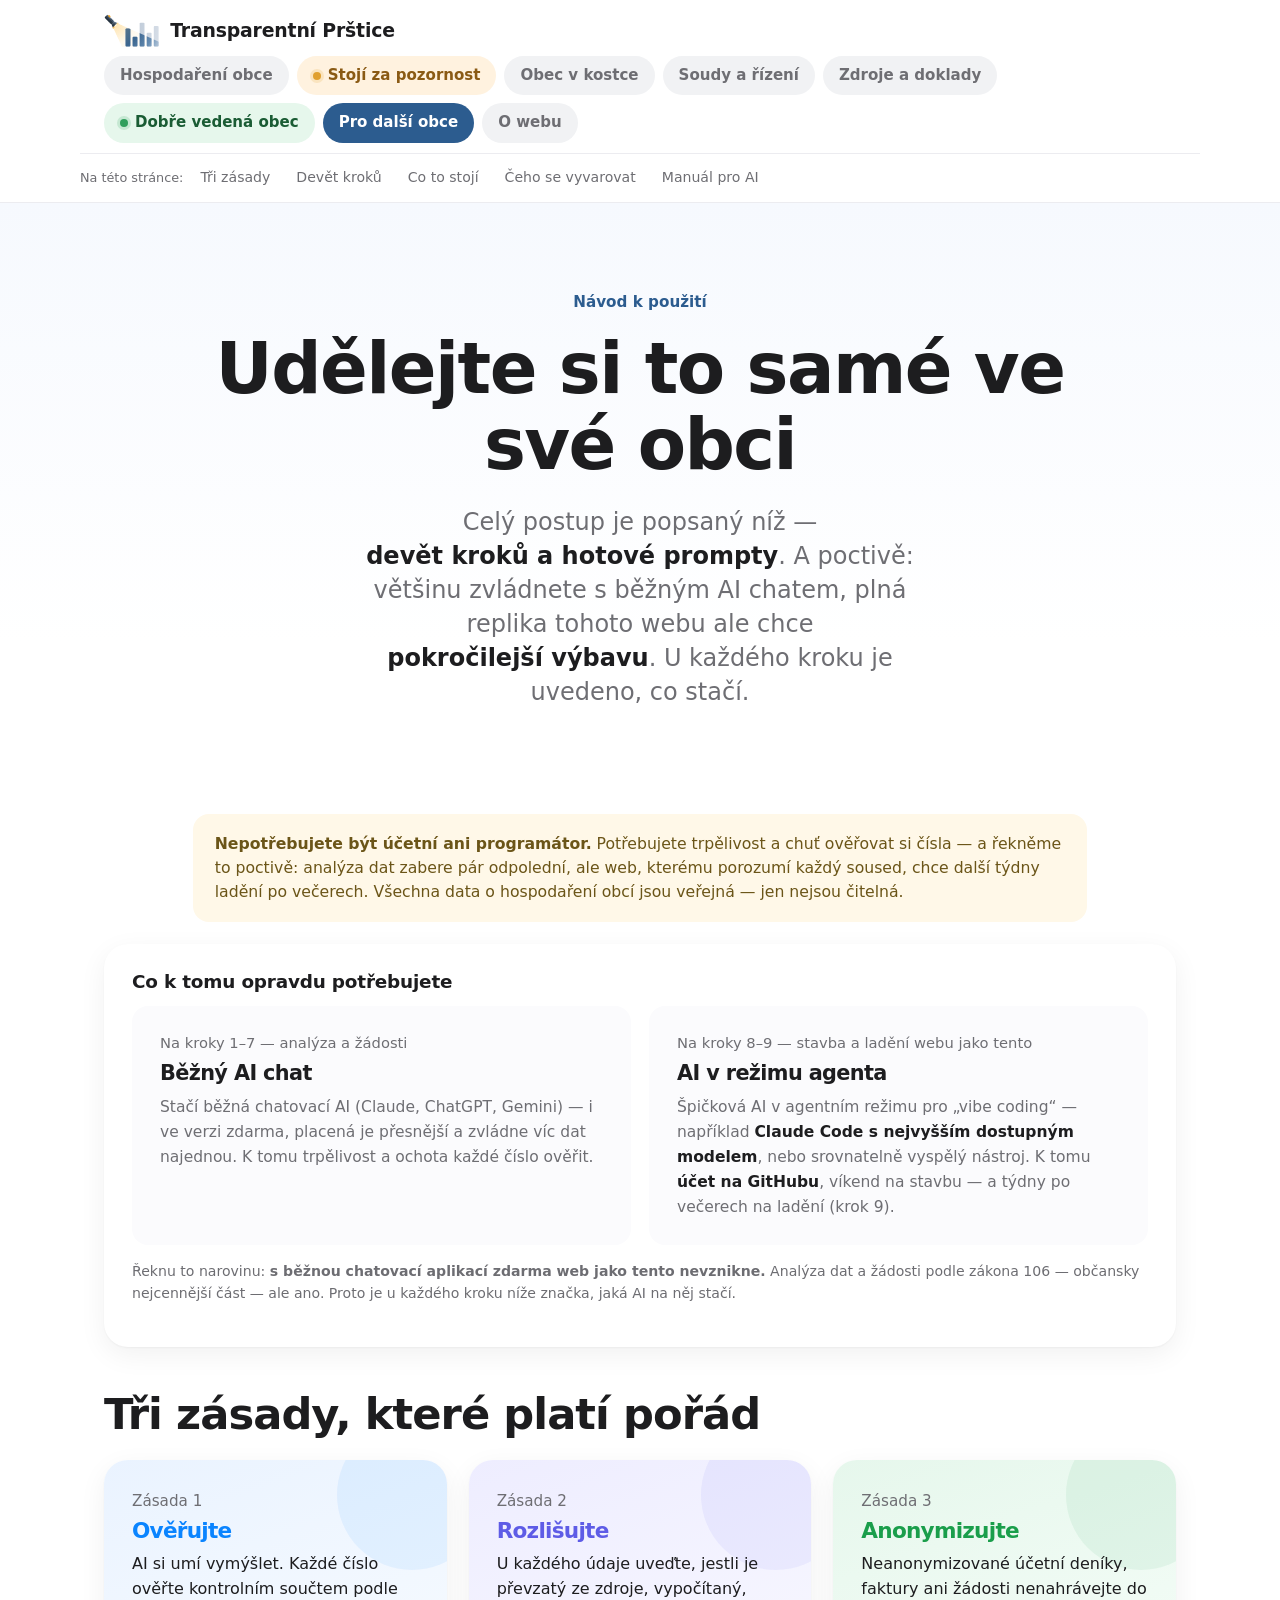
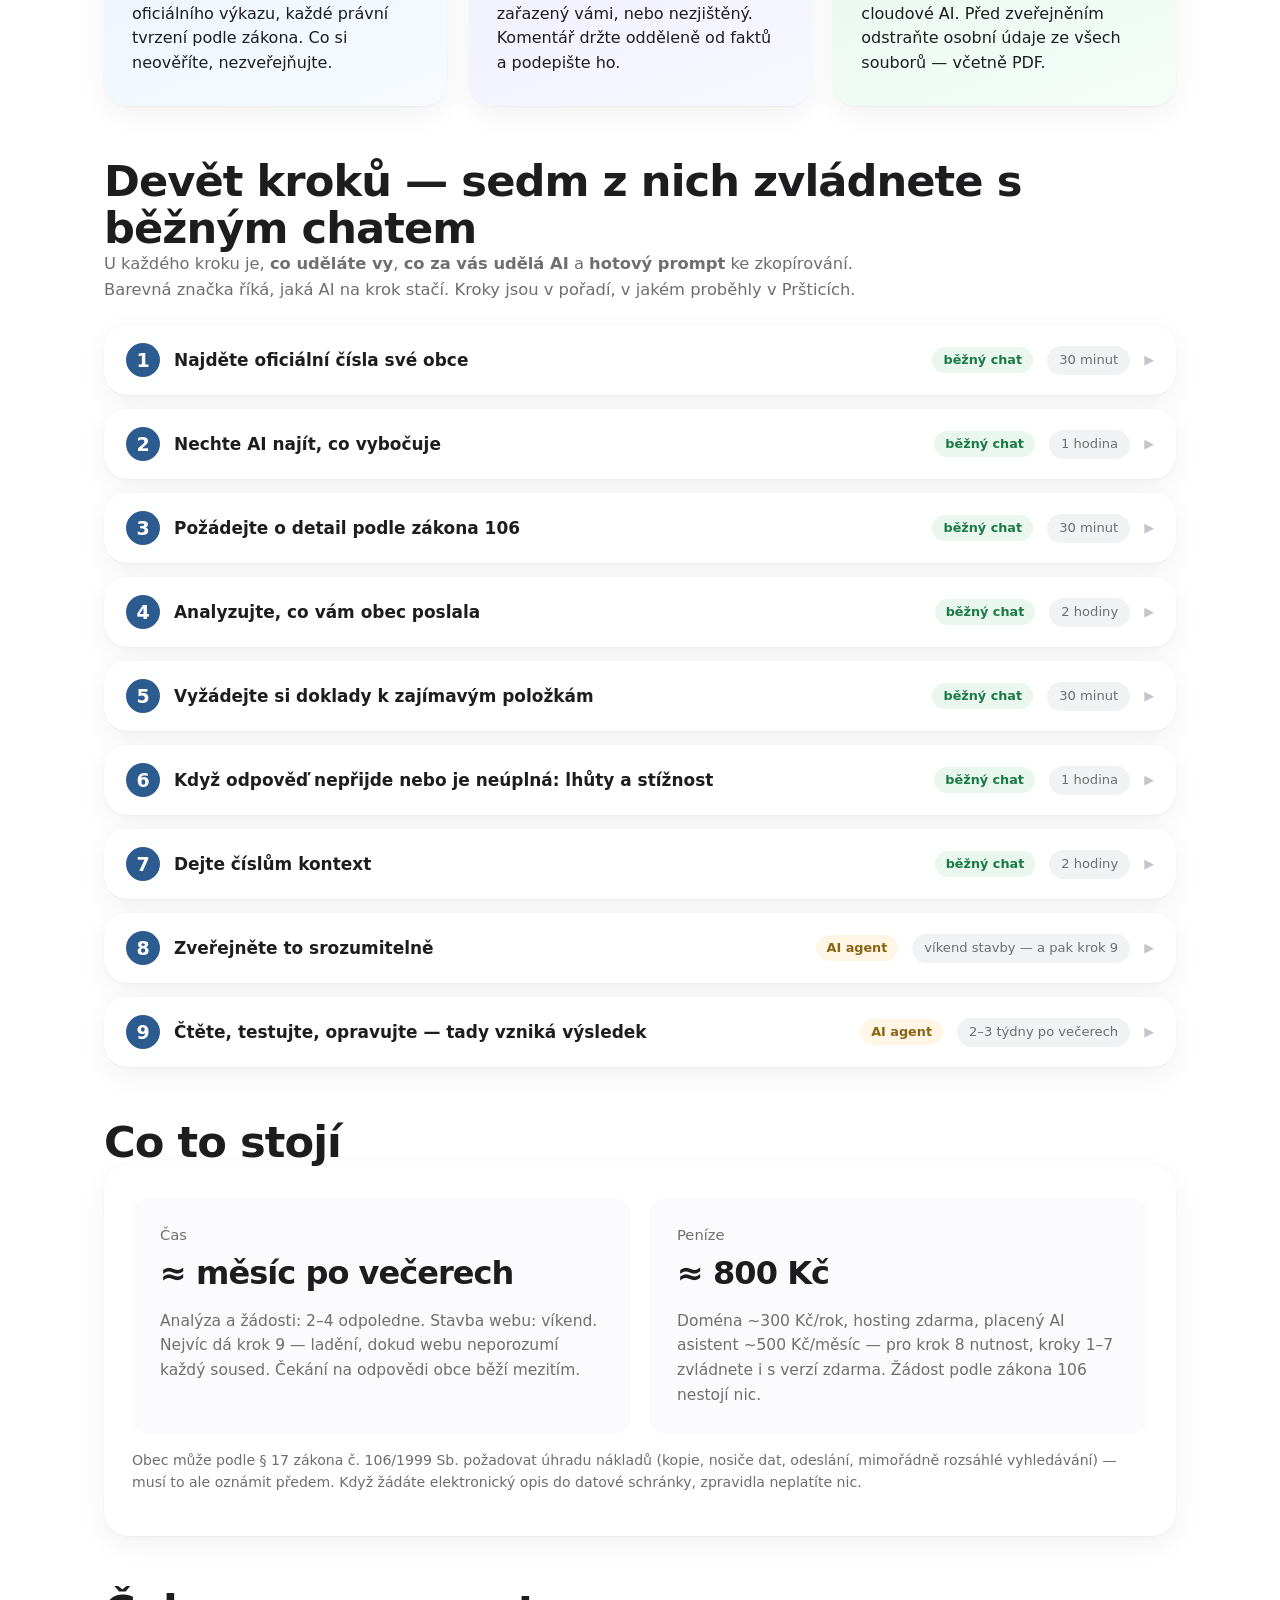
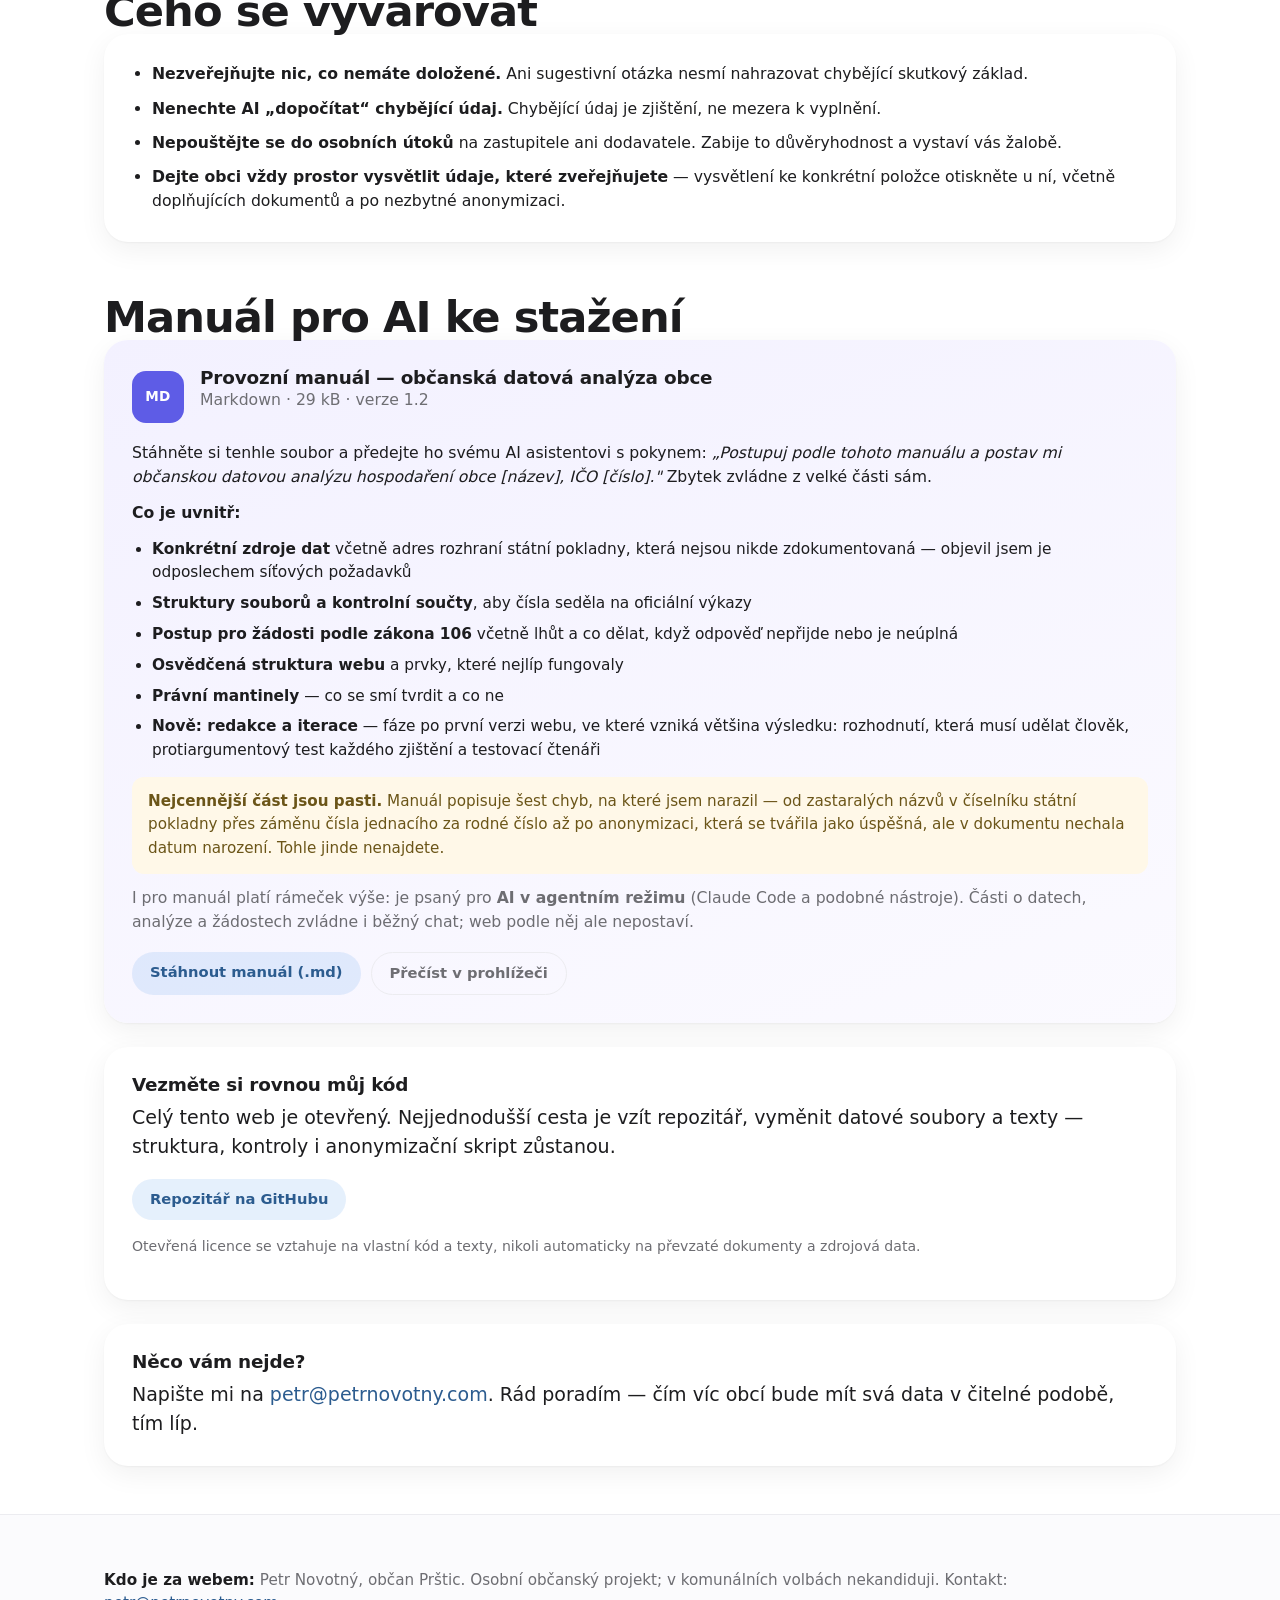
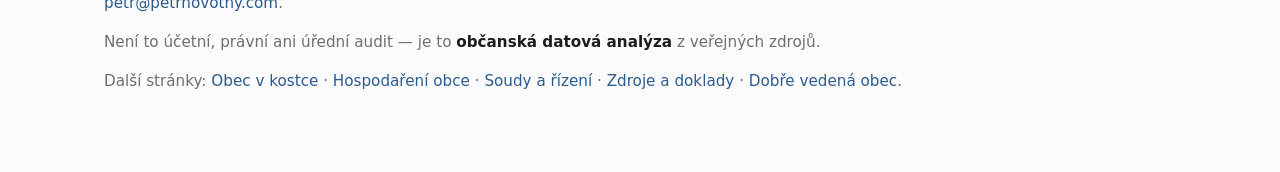
<file: web/pro-dalsi-obce.html>
<!DOCTYPE html>
<html lang="cs">
<head>
<meta charset="UTF-8">
<meta name="viewport" content="width=device-width, initial-scale=1.0">
<title>Prověřte si hospodaření své obce — návod v devíti krocích</title>
<link rel="canonical" href="https://transparentniprstice.cz/pro-dalsi-obce.html">
<link rel="icon" href="favicon.svg" type="image/svg+xml">
<link rel="icon" href="favicon-32.png" sizes="32x32" type="image/png">
<link rel="icon" href="favicon-16.png" sizes="16x16" type="image/png">
<link rel="apple-touch-icon" href="apple-touch-icon.png">
<meta name="description" content="Návod v devíti krocích, jak si s pomocí AI udělat občanskou datovou analýzu hospodaření vlastní obce — poctivě rozdělený na to, co zvládnete s běžným chatem, a co vyžaduje AI v režimu agenta.">
<meta property="og:type" content="website">
<meta property="og:site_name" content="Transparentní Prštice">
<meta property="og:locale" content="cs_CZ">
<meta property="og:title" content="Prověřte si hospodaření své obce — návod v devíti krocích">
<meta property="og:description" content="Data o hospodaření každé obce jsou veřejná — jen nečitelná. Postup, jak z nich s pomocí AI udělat ověřitelnou občanskou analýzu, včetně toho, kde má AI limity. Vzniklo v Pršticích, použitelné kdekoli.">
<meta property="og:url" content="https://transparentniprstice.cz/pro-dalsi-obce.html">
<meta property="og:image" content="https://transparentniprstice.cz/obrazky/zamek-prstice.jpg">
<meta property="og:image:alt" content="Ilustrace zámku v Pršticích">
<meta name="twitter:card" content="summary_large_image">
<meta name="author" content="Petr Novotný">
<script>document.documentElement.className+=" js";
// Lepicí hlavička ujídá na notebooku čtvrtinu okna. Po odrolování ji zmenšíme:
// pás se nápisem zmizí, nabídka se vejde na jeden řádek. Bez JS zůstane plná.
addEventListener("scroll",function(){var m=scrollY>80,c=document.documentElement.classList;
if(m!==c.contains("hsmall"))c.toggle("hsmall",m);},{passive:true});</script>
<link rel="stylesheet" href="styl.css">
</head>
<body>
<a class="skip" href="#obsah">Přeskočit na obsah</a>

<header class="site">
  <div class="navrow">
    <a class="brand" href="index.html">
      <svg aria-hidden="true" viewBox="0 0 308 226"><defs><clipPath id="brand-ak"><path d="M74.7,71.3 L706,358 L336,728 L49.3,96.7 Z"/></clipPath><clipPath id="brand-az"><rect x="0" y="0" width="308" height="198"/></clipPath><radialGradient id="brand-as" gradientUnits="userSpaceOnUse" cx="62" cy="84" r="300"><stop offset="0" stop-color="#AFBDCD"/><stop offset=".55" stop-color="#C8D2DE"/><stop offset="1" stop-color="#E2E7EE"/></radialGradient><radialGradient id="brand-al" gradientUnits="userSpaceOnUse" cx="62" cy="84" r="300"><stop offset="0" stop-color="#2C5C8F"/><stop offset=".40" stop-color="#2C5C8F"/><stop offset=".68" stop-color="#5A85B0" stop-opacity=".92"/><stop offset=".88" stop-color="#A6BCD2" stop-opacity=".6"/><stop offset="1" stop-color="#CBD8E4" stop-opacity="0"/></radialGradient><radialGradient id="brand-ab" gradientUnits="userSpaceOnUse" cx="62" cy="84" r="235"><stop offset="0" stop-color="#FFD27A" stop-opacity=".58"/><stop offset=".42" stop-color="#FFD27A" stop-opacity=".13"/><stop offset="1" stop-color="#FFD27A" stop-opacity="0"/></radialGradient><radialGradient id="brand-aw" gradientUnits="userSpaceOnUse" cx="62" cy="84" r="235"><stop offset="0" stop-color="#FFD27A" stop-opacity=".30"/><stop offset=".55" stop-color="#FFD27A" stop-opacity=".06"/><stop offset="1" stop-color="#FFD27A" stop-opacity="0"/></radialGradient><linearGradient id="brand-at1" x1="0" y1="0" x2="0" y2="1"><stop offset="0" stop-color="#6A7E96"/><stop offset=".5" stop-color="#31404F"/><stop offset="1" stop-color="#1E2A36"/></linearGradient><linearGradient id="brand-at2" x1="0" y1="0" x2="0" y2="1"><stop offset="0" stop-color="#728699"/><stop offset=".55" stop-color="#31404F"/><stop offset="1" stop-color="#1E2A36"/></linearGradient><linearGradient id="brand-at3" x1="0" y1="0" x2="0" y2="1"><stop offset="0" stop-color="#FFD27A"/><stop offset=".5" stop-color="#FFF8E8"/><stop offset="1" stop-color="#F2A11B"/></linearGradient></defs><g clip-path="url(#brand-az)"><path d="M74.7,71.3 L706,358 L336,728 L49.3,96.7 Z" fill="url(#brand-ab)" clip-path="url(#brand-ak)"/></g><rect x="116" y="100" width="26" height="96" rx="5" fill="url(#brand-as)"/><rect x="154" y="144" width="26" height="52" rx="5" fill="url(#brand-as)"/><rect x="192" y="68" width="26" height="128" rx="5" fill="url(#brand-as)"/><rect x="230" y="122" width="26" height="74" rx="5" fill="url(#brand-as)"/><rect x="268" y="86" width="26" height="110" rx="5" fill="url(#brand-as)"/><g clip-path="url(#brand-ak)"><rect x="116" y="100" width="26" height="96" rx="5" fill="url(#brand-al)"/><rect x="154" y="144" width="26" height="52" rx="5" fill="url(#brand-al)"/><rect x="192" y="68" width="26" height="128" rx="5" fill="url(#brand-al)"/><rect x="230" y="122" width="26" height="74" rx="5" fill="url(#brand-al)"/><rect x="268" y="86" width="26" height="110" rx="5" fill="url(#brand-al)"/><rect x="116" y="100" width="26" height="96" rx="5" fill="url(#brand-aw)"/><rect x="154" y="144" width="26" height="52" rx="5" fill="url(#brand-aw)"/><rect x="192" y="68" width="26" height="128" rx="5" fill="url(#brand-aw)"/><rect x="230" y="122" width="26" height="74" rx="5" fill="url(#brand-aw)"/><rect x="268" y="86" width="26" height="110" rx="5" fill="url(#brand-aw)"/></g><g transform="rotate(45.0 62 84)"><rect x="-11.1" y="72.3" width="55.1" height="23.3" rx="5.3" fill="url(#brand-at1)"/><rect x="-4.4" y="67.6" width="13.8" height="8.1" rx="3.4" fill="#F2A11B"/><rect x="20.3" y="70.8" width="3.8" height="26.3" rx="1.8" fill="#1E2A36" opacity=".5"/><rect x="29.4" y="70.8" width="3.8" height="26.3" rx="1.8" fill="#1E2A36" opacity=".5"/><path d="M44.0 72.3 L62.0 65.5 L62.0 102.5 L44.0 95.7 Z" fill="url(#brand-at2)"/><rect x="58.6" y="63.5" width="6.8" height="41.1" rx="2.7" fill="url(#brand-at3)"/></g></svg>
      <span class="brandtext">Transparentní Prštice</span>
    </a>
    <nav class="hlavni" aria-label="Hlavní">
      <a href="index.html">Hospodaření obce</a>
      <a href="index.html#zjisteni-prehled" class="zjisteni">Stojí za pozornost</a>
      <a href="obec.html">Obec v kostce</a>
      <a href="rizeni.html">Soudy a řízení</a>
      <a href="jak-to-vime.html">Zdroje a doklady</a>
      <a href="dobre-vedena-obec.html" class="dobra">Dobře vedená obec</a>
      <a href="pro-dalsi-obce.html" aria-current="page">Pro další obce</a>
      <a href="o-webu.html">O webu</a>
    </nav>
  </div>
  <nav class="navrow podnav" aria-label="Části stránky">
    <span class="sipka">Na této stránce:</span>
    <a href="#zasady-h">Tři zásady</a>
    <a href="#kroky-h">Devět kroků</a>
    <a href="#naklady-h">Co to stojí</a>
    <a href="#pozor-h">Čeho se vyvarovat</a>
    <a href="#manual-h">Manuál pro AI</a>
  </nav>
</header>

<main id="obsah">
  <div class="hero">
    <div class="inner">
      <p class="kicker">Návod k použití</p>
      <h1>Udělejte si to samé ve své obci</h1>
      <p class="lede">Celý postup je popsaný níž — <strong>devět kroků a hotové prompty</strong>. A poctivě: většinu zvládnete s běžným AI chatem, plná replika tohoto webu ale chce <strong>pokročilejší výbavu</strong>. U každého kroku je uvedeno, co stačí.</p>
    </div>
  </div>

  <section class="wide">
    <div class="upozorneni">
      <p><b>Nepotřebujete být účetní ani programátor.</b> Potřebujete trpělivost a chuť ověřovat si čísla — a řekněme to poctivě: analýza dat zabere pár odpolední, ale web, kterému porozumí každý soused, chce další týdny ladění po večerech. Všechna data o hospodaření obcí jsou veřejná — jen nejsou čitelná.</p>
    </div>

    <div class="card" style="margin-top:22px">
      <h2 class="h3like">Co k tomu opravdu potřebujete</h2>
      <div class="grid2" style="margin-top:14px">
        <div class="srovk"><p class="k">Na kroky 1–7 — analýza a žádosti</p>
          <p class="v" style="font-size:1.3rem">Běžný AI chat</p>
          <p class="c">Stačí běžná chatovací AI (Claude, ChatGPT, Gemini) — i ve verzi zdarma, placená je přesnější a zvládne víc dat najednou. K tomu trpělivost a ochota každé číslo ověřit.</p></div>
        <div class="srovk"><p class="k">Na kroky 8–9 — stavba a ladění webu jako tento</p>
          <p class="v" style="font-size:1.3rem">AI v režimu agenta</p>
          <p class="c">Špičková AI v agentním režimu pro „vibe coding“ — například <b>Claude Code s nejvyšším dostupným modelem</b>, nebo srovnatelně vyspělý nástroj. K tomu <b>účet na GitHubu</b>, víkend na stavbu — a týdny po večerech na ladění (krok 9).</p></div>
      </div>
      <p class="src">Řeknu to narovinu: <b>s běžnou chatovací aplikací zdarma web jako tento nevznikne.</b> Analýza dat a žádosti podle zákona 106 — občansky nejcennější část — ale ano. Proto je u každého kroku níže značka, jaká AI na něj stačí.</p>
    </div>

    <h2 id="zasady-h" style="margin-top:44px">Tři zásady, které platí pořád</h2>
    <div class="grid" style="margin-top:22px">
      <div class="tile t-blue"><p class="k">Zásada 1</p><p class="v" style="font-size:1.35rem">Ověřujte</p>
        <p class="c">AI si umí vymýšlet. Každé číslo ověřte kontrolním součtem podle oficiálního výkazu, každé právní tvrzení podle zákona. Co si neověříte, nezveřejňujte.</p></div>
      <div class="tile t-indigo"><p class="k">Zásada 2</p><p class="v" style="font-size:1.35rem">Rozlišujte</p>
        <p class="c">U každého údaje uveďte, jestli je převzatý ze zdroje, vypočítaný, zařazený vámi, nebo nezjištěný. Komentář držte odděleně od faktů a podepište ho.</p></div>
      <div class="tile t-green"><p class="k">Zásada 3</p><p class="v" style="font-size:1.35rem">Anonymizujte</p>
        <p class="c">Neanonymizované účetní deníky, faktury ani žádosti nenahrávejte do cloudové AI. Před zveřejněním odstraňte osobní údaje ze všech souborů — včetně PDF.</p></div>
    </div>

    <h2 id="kroky-h" style="margin-top:52px">Devět kroků — sedm z nich zvládnete s běžným chatem</h2>
    <p class="souhrn">U každého kroku je, <b>co uděláte vy</b>, <b>co za vás udělá AI</b> a <b>hotový prompt</b> ke zkopírování. Barevná značka říká, jaká AI na krok stačí. Kroky jsou v pořadí, v jakém proběhly v Pršticích.</p>
    <div id="kroky"><!--kroky-start--><details class="krok"><summary><span class="cislo">1</span><span class="knazev">Najděte oficiální čísla své obce</span><span class="stavZ ok">běžný chat</span><span class="kcas">30 minut</span><span class="caret">▶</span></summary><div class="kinner"><p class="kr"><b>Co uděláte vy:</b> zjistěte IČO své obce (je na jejím webu v povinných informacích) a otevřete její profil v MONITORu státní pokladny: `monitor.statnipokladna.gov.cz/ucetni-jednotka/&lt;IČO&gt;`. Stáhněte výkaz zisku a ztráty a rozvahu za posledních 8–10 let (jdou exportovat po letech).</p><p class="kr"><b>Co udělá AI:</b> vysvětlí vám, na co se díváte.</p><div class="prompt"><div class="ph"><span>Hotový prompt</span><button class="btn kopir" type="button">Zkopírovat</button></div><pre>Jsem občan obce [název], nejsem účetní. Přikládám výkaz zisku a ztráty a rozvahu obce z MONITORu státní pokladny. Vysvětli mi běžným jazykem: 1) co lze z těchto výkazů bezpečně vyčíst, 2) které nákladové a výnosové účty jsou největší, 3) které účty se v čase nejvíce změnily. Vysvětli rozdíl mezi rozpočtovým peněžním výdajem a účetním nákladem. Z čísla účtu neurčuj, co je povinné ze zákona, kdo o výdaji rozhodl ani kdo jej přímo ovlivňuje. Když něco nevyčteš, řekni to.</pre></div></div></details><details class="krok"><summary><span class="cislo">2</span><span class="knazev">Nechte AI najít, co vybočuje</span><span class="stavZ ok">běžný chat</span><span class="kcas">1 hodina</span><span class="caret">▶</span></summary><div class="kinner"><p class="kr"><b>Co uděláte vy:</b> nahrajte AI výkazy za všechny stažené roky najednou.</p><p class="kr"><b>Co udělá AI:</b> sestaví časové řady a označí neobvyklé změny, které stojí za ověření.</p><p class="kpozn">V Pršticích takto „vyskočil“ účet 518 Ostatní služby: z ~2,3 mil. Kč v roce 2021 na 5,8 mil. Kč v roce 2023.</p><div class="prompt"><div class="ph"><span>Hotový prompt</span><button class="btn kopir" type="button">Zkopírovat</button></div><pre>Z přiložených výkazů obce [název] za roky [2015–2025] sestav tabulku vývoje všech nákladových a výnosových účtů po letech. Označ účty, které: a) vzrostly meziročně o více než 50 %, b) rostou setrvale rychleji než inflace, c) se chovají skokově. Ke každému označenému účtu napiš, co se na něm obvykle účtuje a jaké neškodné vysvětlení růstu připadá v úvahu — ať vím, na co se ptát, ne co tvrdit. Výslednou tabulku mi dej i jako CSV.</pre></div></div></details><details class="krok"><summary><span class="cislo">3</span><span class="knazev">Požádejte o detail podle zákona 106</span><span class="stavZ ok">běžný chat</span><span class="kcas">30 minut</span><span class="caret">▶</span></summary><div class="kinner"><p class="kr"><b>Co uděláte vy:</b> žádost pošlete datovou schránkou nebo na elektronickou podatelnu obce a doplňte zákonem požadovanou identifikaci žadatele. Obec má na vyřízení 15 dnů (ze závažných důvodů může lhůtu prodloužit až o 10 dnů — musí vám to ale oznámit).</p><p class="kr"><b>Co udělá AI:</b> pomůže žádost přesně a jednoznačně vymezit.</p><div class="prompt"><div class="ph"><span>Hotový prompt</span><button class="btn kopir" type="button">Zkopírovat</button></div><pre>Napiš žádost o informace podle zákona č. 106/1999 Sb. adresovanou obci [název]. Žádám opis položek účetního deníku k účtu [518] za roky [2022–2025] v rozsahu: datum, číslo dokladu, dodavatel, popis plnění, částka — ideálně ve strojově čitelném formátu (CSV/XLSX). Formuluj přesně a jednoznačně, ať je zřejmé, jaké informace žádám. Osobní údaje ponech jako zástupné značky [JMÉNO], [DATUM NAROZENÍ] a [ADRESA]; doplním je až lokálně po ukončení práce s AI. Střízlivý úřední tón, žádné výčitky.</pre></div></div></details><details class="krok"><summary><span class="cislo">4</span><span class="knazev">Analyzujte, co vám obec poslala</span><span class="stavZ ok">běžný chat</span><span class="kcas">2 hodiny</span><span class="caret">▶</span></summary><div class="kinner"><p class="kr"><b>Co uděláte vy:</b> zkontrolujte, jestli jste dostali všechno, oč jste žádali (v Pršticích obec poslala deník bez dodavatelů — i to je zjištění).</p><p class="kr"><b>Co udělá AI:</b> roztřídí stovky řádků a najde vzory.</p><div class="prompt"><div class="ph"><span>Hotový prompt</span><button class="btn kopir" type="button">Zkopírovat</button></div><pre>Přikládám anonymizovaný opis účetního deníku účtu [518] obce [název] za roky [2022–2025]. Udělej: 1) kontrolní součet po letech a porovnej s výkazem zisku a ztráty (přikládám) — pokud nesedí, vytvoř přehled rozdílů a nepokračuj v interpretaci, dokud rozdíl nevysvětlíme; 2) roztřiď položky do kategorií podle popisu (odpady, právní služby, IT, …) a označ kategorie jako svůj odhad; 3) najdi: opakované stejné částky (paušály), dlouho se opakující pronájmy, položky nad [50 000] Kč, storna; 4) ke každému nálezu napiš neutrální otázku, kterou bych měl obci položit. U každého výsledku označ: převzato ze zdroje / vypočítáno / zařazeno autorem / nezjištěno. Fakta odděl od domněnek a komentáře.</pre></div></div></details><details class="krok"><summary><span class="cislo">5</span><span class="knazev">Vyžádejte si doklady k zajímavým položkám</span><span class="stavZ ok">běžný chat</span><span class="kcas">30 minut</span><span class="caret">▶</span></summary><div class="kinner"><p class="kr"><b>Co uděláte vy:</b> vyberte 3–5 položek, u kterých chcete vidět smlouvu, objednávku či výkaz práce. Méně je více — úzká žádost se hůř odmítá.</p><div class="prompt"><div class="ph"><span>Hotový prompt</span><button class="btn kopir" type="button">Zkopírovat</button></div><pre>Napiš navazující žádost dle zákona 106/1999 Sb. obci [název]. K těmto účetním zápisům [vyjmenuj: datum, částka, popis] žádám: kopii smlouvy nebo objednávky, fakturu a doklad o rozsahu plnění (výkaz práce/předávací protokol). U paušálních plateb žádám rámcovou smlouvu a vymezení rozsahu služeb. Každý bod formuluj zvlášť, aby byla žádost přehledná a jednotlivé body samostatně přezkoumatelné.</pre></div></div></details><details class="krok"><summary><span class="cislo">6</span><span class="knazev">Když odpověď nepřijde nebo je neúplná: lhůty a stížnost</span><span class="stavZ ok">běžný chat</span><span class="kcas">1 hodina</span><span class="caret">▶</span></summary><div class="kinner"><p class="kr"><b>Co uděláte vy:</b> hlídejte kalendář; každé podání i odpověď si ukládejte (dodejky!).</p><p class="kr"><b>Co udělá AI:</b> pohlídá procesní postup — ale pozor, tady si nechte klíčové kroky potvrdit i z druhého zdroje (poradna Otevřená společnost, Frank Bold).</p><div class="prompt"><div class="ph"><span>Hotový prompt</span><button class="btn kopir" type="button">Zkopírovat</button></div><pre>Chronologie mé žádosti dle zákona 106/1999 Sb.: [data podání, co přišlo/nepřišlo]. Řekni mi: 1) jaké lhůty běží mně a jaké obci a kdy přesně končí, 2) jaký je správný další krok (stížnost dle § 16a? odvolání? podnět kraji na nečinnost?), 3) čeho se vyvarovat (např. předčasná žaloba). Připrav koncept příslušného podání. U každého tvrzení uveď konkrétní ustanovení zákona, ať si to můžu ověřit.</pre></div></div></details><details class="krok"><summary><span class="cislo">7</span><span class="knazev">Dejte číslům kontext</span><span class="stavZ ok">běžný chat</span><span class="kcas">2 hodiny</span><span class="caret">▶</span></summary><div class="kinner"><p class="kr"><b>Co uděláte vy:</b> vyberte, co srovnávat.</p><p class="kr"><b>Co udělá AI:</b> najde srovnatelné ceny se zdroji.</p><div class="prompt"><div class="ph"><span>Hotový prompt</span><button class="btn kopir" type="button">Zkopírovat</button></div><pre>Obec [název] ([počet] obyvatel) podle [smlouvy / účetního deníku] vykazuje [částka a přesně popsané období] za [služby pověřence GDPR]. Nejdřív ověř, co zdroj skutečně dokládá; z opakovaných účetních zápisů automaticky neodvozuj měsíční smluvní cenu. Zjisti z veřejných zdrojů, kolik za srovnatelnou službu platí obce podobné velikosti a co nabízejí svazy obcí; u každého údaje uveď zdroj s odkazem a porovnej známý rozsah služby, počet zapojených organizací, období a DPH. Kde rozsah neznáme, označ cenu jen jako orientační indicii. Pak přepočítej výdaj obce na obyvatele a na rok. Piš neutrálně — výstupem má být srovnání, ne obvinění.</pre></div></div></details><details class="krok"><summary><span class="cislo">8</span><span class="knazev">Zveřejněte to srozumitelně</span><span class="stavZ cast">AI agent</span><span class="kcas">víkend stavby — a pak krok 9</span><span class="caret">▶</span></summary><div class="kinner"><p class="kr"><b>Co uděláte vy:</b> rozhodujete, co a jak se řekne; podepište se pod to.</p><p class="kr"><b>Co udělá AI:</b> postaví web. Nejjednodušší cesta: vezměte můj repozitář jako šablonu (github.com/novotny25/transparentniprstice.cz — podmínky převzetí v souboru LICENSE v repozitáři), vyměňte datové soubory a texty. Nebo od nuly:</p><p class="kpozn">První verze webu je začátek, ne konec — tahle vznikla za víkend, ale výsledek udělaly až týdny úprav. Proto krok 9.</p><div class="prompt"><div class="ph"><span>Hotový prompt</span><button class="btn kopir" type="button">Zkopírovat</button></div><pre>Jsem občan obce [název] a mám ověřená data o jejím hospodaření (přikládám pouze sanitizované CSV + chronologii žádostí o informace). Postav statický web bez závislostí, který: 1) ukáže rozpočet obce srozumitelně laikovi — příjmy, výdaje, saldo, kategorie; přepočty na obyvatele jen jako volitelný přepínač grafů, ne ve větách textu; 2) má sekci s vývojem účtu [518] a mými otázkami k vybraným účetním zápisům — fakta vždy odděl od komentáře a u každého čísla uveď zdroj; 3) obsahuje chronologii mých žádostí dle zákona 106 s dokumenty ke stažení. Výstup označ jako občanskou datovou analýzu, nikoli audit. Rozpočtové peněžní výdaje a účetní náklady 518 ukaž odděleně. Zjištění pojmenovávej neutrálně (např. „stojí za pozornost“), nikdy hodnotícími nálepkami. Součástí projektu musí být validační skript, který každé číslo na webu přepočítá ze zdrojových dat a při neshodě skončí chybou — spouštěj ho před každým nasazením. Nejdřív mi navrhni strukturu a design, nic nestav, dokud strukturu neschválím. Pak postupuj po malých krocích a po každém mi ukaž výsledek.</pre></div></div></details><details class="krok"><summary><span class="cislo">9</span><span class="knazev">Čtěte, testujte, opravujte — tady vzniká výsledek</span><span class="stavZ cast">AI agent</span><span class="kcas">2–3 týdny po večerech</span><span class="caret">▶</span></summary><div class="kinner"><p class="kr"><b>Co uděláte vy:</b> čtěte web znovu a znovu očima souseda, který o účetnictví neví nic. Dejte ho 2–3 lidem a ptejte se, co si zapamatovali — ne jestli se jim líbí. Rozhodujte věci, které AI rozhodnout nesmí: jak zjištění pojmenovat, co je hlavní sdělení, co na web nepatří (u mě to byly fotky zastupitelů kvůli autorským právům). A každé tvrzení zkuste nejdřív sami shodit nejsilnější protiargumentací — když ji data vyvrátí, napište na web obojí: námitku i vyvrácení.</p><p class="kr"><b>Co udělá AI:</b> provede každou úpravu v celém webu (texty i data), spustí validaci, nasadí a ověří změnu na živém webu. Na konci udělá jazykovou korekturu celého webu — včetně textů uložených v datových souborech.</p><p class="kpozn">V Pršticích tahle fáze dala většinu výsledku: z 60 revizí webu jich 45 vzniklo až po první nasazené verzi. Právě tady se rozhoduje, jestli webu někdo porozumí a uvěří.</p><div class="prompt"><div class="ph"><span>Hotový prompt</span><button class="btn kopir" type="button">Zkopírovat</button></div><pre>Web je nasazený a testuje se. Přecházíme do režimu úprav: budu ti posílat připomínky své i od čtenářů. U každé: 1) najdi všechna dotčená místa (texty i data); 2) navrhni přesnou formulaci a drž pravidla webu — žádné hodnotící nálepky, fakta oddělená od komentáře, každé číslo se zdrojem; 3) po odsouhlasení uprav, spusť validační skript, nasaď a ověř změnu na živém webu; 4) když připomínka žádá silnější tvrzení, než unesou data, řekni to nahlas a navrhni, jaký průzkum nebo žádost by ho podložily — tvrzení nikdy nezesiluj bez nových dat. Když si u čísla nejsi jistý, jdi do zdrojových dat a přepočítej ho.</pre></div></div></details><!--kroky-konec--></div>

    <h2 id="naklady-h" style="margin-top:52px">Co to stojí</h2>
    <div class="card">
      <div class="grid2">
        <div class="srovk"><p class="k">Čas</p><p class="v">≈ měsíc po večerech</p>
          <p class="c">Analýza a žádosti: 2–4 odpoledne. Stavba webu: víkend. Nejvíc dá krok 9 — ladění, dokud webu neporozumí každý soused. Čekání na odpovědi obce běží mezitím.</p></div>
        <div class="srovk"><p class="k">Peníze</p><p class="v">≈ 800&nbsp;Kč</p>
          <p class="c">Doména ~300&nbsp;Kč/rok, hosting zdarma, placený AI asistent ~500&nbsp;Kč/měsíc — pro krok 8 nutnost, kroky 1–7 zvládnete i s verzí zdarma. Žádost podle zákona 106 nestojí nic.</p></div>
      </div>
      <p class="src">Obec může podle § 17 zákona č. 106/1999 Sb. požadovat úhradu nákladů (kopie, nosiče dat, odeslání, mimořádně rozsáhlé vyhledávání) — musí to ale oznámit předem. Když žádáte elektronický opis do datové schránky, zpravidla neplatíte nic.</p>
    </div>

    <h2 id="pozor-h" style="margin-top:52px">Čeho se vyvarovat</h2>
    <div class="card">
      <ul class="varovani-seznam">
        <li><b>Nezveřejňujte nic, co nemáte doložené.</b> Ani sugestivní otázka nesmí nahrazovat chybějící skutkový základ.</li>
        <li><b>Nenechte AI „dopočítat“ chybějící údaj.</b> Chybějící údaj je zjištění, ne mezera k vyplnění.</li>
        <li><b>Nepouštějte se do osobních útoků</b> na zastupitele ani dodavatele. Zabije to důvěryhodnost a vystaví vás žalobě.</li>
        <li><b>Dejte obci vždy prostor vysvětlit údaje, které zveřejňujete</b> — vysvětlení ke konkrétní položce otiskněte u ní, včetně doplňujících dokumentů a po nezbytné anonymizaci.</li>
      </ul>
    </div>

    <h2 id="manual-h" style="margin-top:52px">Manuál pro AI ke stažení</h2>
    <div class="card manual">
      <div class="mhead">
        <span class="mikona" aria-hidden="true">MD</span>
        <div>
          <h3>Provozní manuál — občanská datová analýza obce</h3>
          <p class="mmeta">Markdown · 29 kB · verze 1.2</p>
        </div>
      </div>
      <p>Stáhněte si tenhle soubor a předejte ho svému AI asistentovi s pokynem: <em>„Postupuj podle tohoto manuálu a postav mi občanskou datovou analýzu hospodaření obce [název], IČO [číslo]."</em> Zbytek zvládne z velké části sám.</p>
      <p><b>Co je uvnitř:</b></p>
      <ul class="mseznam">
        <li><b>Konkrétní zdroje dat</b> včetně adres rozhraní státní pokladny, která nejsou nikde zdokumentovaná — objevil jsem je odposlechem síťových požadavků</li>
        <li><b>Struktury souborů a kontrolní součty</b>, aby čísla seděla na oficiální výkazy</li>
        <li><b>Postup pro žádosti podle zákona 106</b> včetně lhůt a co dělat, když odpověď nepřijde nebo je neúplná</li>
        <li><b>Osvědčená struktura webu</b> a prvky, které nejlíp fungovaly</li>
        <li><b>Právní mantinely</b> — co se smí tvrdit a co ne</li>
        <li><b>Nově: redakce a iterace</b> — fáze po první verzi webu, ve které vzniká většina výsledku: rozhodnutí, která musí udělat člověk, protiargumentový test každého zjištění a testovací čtenáři</li>
      </ul>
      <p class="mpasti"><b>Nejcennější část jsou pasti.</b> Manuál popisuje šest chyb, na které jsem narazil — od zastaralých názvů v číselníku státní pokladny přes záměnu čísla jednacího za rodné číslo až po anonymizaci, která se tvářila jako úspěšná, ale v dokumentu nechala datum narození. Tohle jinde nenajdete.</p>
      <p class="src">I pro manuál platí rámeček výše: je psaný pro <b>AI v agentním režimu</b> (Claude Code a podobné nástroje). Části o datech, analýze a žádostech zvládne i běžný chat; web podle něj ale nepostaví.</p>
      <div class="btnrow">
        <a class="btn" href="dokumenty/NAVOD-PRO-AI-obcanska-analyza-obce.md" download>Stáhnout manuál (.md)</a>
        <a class="btn ghostbtn" href="dokumenty/NAVOD-PRO-AI-obcanska-analyza-obce.md" target="_blank" rel="noopener">Přečíst v prohlížeči</a>
      </div>
    </div>

    <div class="card" style="margin-top:24px">
      <h3>Vezměte si rovnou můj kód</h3>
      <p style="margin:.4em 0 0">Celý tento web je otevřený. Nejjednodušší cesta je vzít repozitář, vyměnit datové soubory a texty — struktura, kontroly i anonymizační skript zůstanou.</p>
      <div class="btnrow"><a class="btn" href="https://github.com/novotny25/transparentniprstice.cz" target="_blank" rel="noopener">Repozitář na GitHubu</a></div>
      <p class="src">Otevřená licence se vztahuje na vlastní kód a texty, nikoli automaticky na převzaté dokumenty a zdrojová data.</p>
    </div>

    <div class="card" style="margin-top:24px">
      <h3>Něco vám nejde?</h3>
      <p style="margin:.4em 0 0">Napište mi na <a href="mailto:petr@petrnovotny.com">petr@petrnovotny.com</a>. Rád poradím — čím víc obcí bude mít svá data v čitelné podobě, tím líp.</p>
    </div>
  </section>
</main>

<footer class="site">
  <div class="inner">
    <p><strong>Kdo je za webem:</strong> Petr Novotný, občan Prštic. Osobní občanský projekt; v komunálních volbách nekandiduji. Kontakt: <a href="mailto:petr@petrnovotny.com">petr@petrnovotny.com</a>.</p>
    <p>Není to účetní, právní ani úřední audit — je to <strong>občanská datová analýza</strong> z veřejných zdrojů.</p>
    <p class="muted">Další stránky: <a href="obec.html">Obec v kostce</a> · <a href="index.html">Hospodaření obce</a> · <a href="rizeni.html">Soudy a řízení</a> · <a href="jak-to-vime.html">Zdroje a doklady</a> · <a href="dobre-vedena-obec.html">Dobře vedená obec</a>.</p>
  </div>
</footer>

<script type="application/json" id="d-navod">{"kroky":[{"c":"1","n":"Najděte oficiální čísla své obce","cas":"30 minut","vy":"zjistěte IČO své obce (je na jejím webu v povinných informacích) a otevřete její profil v MONITORu státní pokladny: `monitor.statnipokladna.gov.cz/ucetni-jednotka/\u003cIČO\u003e`. Stáhněte výkaz zisku a ztráty a rozvahu za posledních 8–10 let (jdou exportovat po letech).","ai":"vysvětlí vám, na co se díváte.","p":"Jsem občan obce [název], nejsem účetní. Přikládám výkaz zisku a ztráty a rozvahu obce z MONITORu státní pokladny. Vysvětli mi běžným jazykem: 1) co lze z těchto výkazů bezpečně vyčíst, 2) které nákladové a výnosové účty jsou největší, 3) které účty se v čase nejvíce změnily. Vysvětli rozdíl mezi rozpočtovým peněžním výdajem a účetním nákladem. Z čísla účtu neurčuj, co je povinné ze zákona, kdo o výdaji rozhodl ani kdo jej přímo ovlivňuje. Když něco nevyčteš, řekni to.","pozn":"","u":"chat"},{"c":"2","n":"Nechte AI najít, co vybočuje","cas":"1 hodina","vy":"nahrajte AI výkazy za všechny stažené roky najednou.","ai":"sestaví časové řady a označí neobvyklé změny, které stojí za ověření.","p":"Z přiložených výkazů obce [název] za roky [2015–2025] sestav tabulku vývoje všech nákladových a výnosových účtů po letech. Označ účty, které: a) vzrostly meziročně o více než 50 %, b) rostou setrvale rychleji než inflace, c) se chovají skokově. Ke každému označenému účtu napiš, co se na něm obvykle účtuje a jaké neškodné vysvětlení růstu připadá v úvahu — ať vím, na co se ptát, ne co tvrdit. Výslednou tabulku mi dej i jako CSV.","pozn":"V Pršticích takto „vyskočil“ účet 518 Ostatní služby: z ~2,3 mil. Kč v roce 2021 na 5,8 mil. Kč v roce 2023.","u":"chat"},{"c":"3","n":"Požádejte o detail podle zákona 106","cas":"30 minut","vy":"žádost pošlete datovou schránkou nebo na elektronickou podatelnu obce a doplňte zákonem požadovanou identifikaci žadatele. Obec má na vyřízení 15 dnů (ze závažných důvodů může lhůtu prodloužit až o 10 dnů — musí vám to ale oznámit).","ai":"pomůže žádost přesně a jednoznačně vymezit.","p":"Napiš žádost o informace podle zákona č. 106/1999 Sb. adresovanou obci [název]. Žádám opis položek účetního deníku k účtu [518] za roky [2022–2025] v rozsahu: datum, číslo dokladu, dodavatel, popis plnění, částka — ideálně ve strojově čitelném formátu (CSV/XLSX). Formuluj přesně a jednoznačně, ať je zřejmé, jaké informace žádám. Osobní údaje ponech jako zástupné značky [JMÉNO], [DATUM NAROZENÍ] a [ADRESA]; doplním je až lokálně po ukončení práce s AI. Střízlivý úřední tón, žádné výčitky.","pozn":"","u":"chat"},{"c":"4","n":"Analyzujte, co vám obec poslala","cas":"2 hodiny","vy":"zkontrolujte, jestli jste dostali všechno, oč jste žádali (v Pršticích obec poslala deník bez dodavatelů — i to je zjištění).","ai":"roztřídí stovky řádků a najde vzory.","p":"Přikládám anonymizovaný opis účetního deníku účtu [518] obce [název] za roky [2022–2025]. Udělej: 1) kontrolní součet po letech a porovnej s výkazem zisku a ztráty (přikládám) — pokud nesedí, vytvoř přehled rozdílů a nepokračuj v interpretaci, dokud rozdíl nevysvětlíme; 2) roztřiď položky do kategorií podle popisu (odpady, právní služby, IT, …) a označ kategorie jako svůj odhad; 3) najdi: opakované stejné částky (paušály), dlouho se opakující pronájmy, položky nad [50 000] Kč, storna; 4) ke každému nálezu napiš neutrální otázku, kterou bych měl obci položit. U každého výsledku označ: převzato ze zdroje / vypočítáno / zařazeno autorem / nezjištěno. Fakta odděl od domněnek a komentáře.","pozn":"","u":"chat"},{"c":"5","n":"Vyžádejte si doklady k zajímavým položkám","cas":"30 minut","vy":"vyberte 3–5 položek, u kterých chcete vidět smlouvu, objednávku či výkaz práce. Méně je více — úzká žádost se hůř odmítá.","ai":"","p":"Napiš navazující žádost dle zákona 106/1999 Sb. obci [název]. K těmto účetním zápisům [vyjmenuj: datum, částka, popis] žádám: kopii smlouvy nebo objednávky, fakturu a doklad o rozsahu plnění (výkaz práce/předávací protokol). U paušálních plateb žádám rámcovou smlouvu a vymezení rozsahu služeb. Každý bod formuluj zvlášť, aby byla žádost přehledná a jednotlivé body samostatně přezkoumatelné.","pozn":"","u":"chat"},{"c":"6","n":"Když odpověď nepřijde nebo je neúplná: lhůty a stížnost","cas":"1 hodina","vy":"hlídejte kalendář; každé podání i odpověď si ukládejte (dodejky!).","ai":"pohlídá procesní postup — ale pozor, tady si nechte klíčové kroky potvrdit i z druhého zdroje (poradna Otevřená společnost, Frank Bold).","p":"Chronologie mé žádosti dle zákona 106/1999 Sb.: [data podání, co přišlo/nepřišlo]. Řekni mi: 1) jaké lhůty běží mně a jaké obci a kdy přesně končí, 2) jaký je správný další krok (stížnost dle § 16a? odvolání? podnět kraji na nečinnost?), 3) čeho se vyvarovat (např. předčasná žaloba). Připrav koncept příslušného podání. U každého tvrzení uveď konkrétní ustanovení zákona, ať si to můžu ověřit.","pozn":"","u":"chat"},{"c":"7","n":"Dejte číslům kontext","cas":"2 hodiny","vy":"vyberte, co srovnávat.","ai":"najde srovnatelné ceny se zdroji.","p":"Obec [název] ([počet] obyvatel) podle [smlouvy / účetního deníku] vykazuje [částka a přesně popsané období] za [služby pověřence GDPR]. Nejdřív ověř, co zdroj skutečně dokládá; z opakovaných účetních zápisů automaticky neodvozuj měsíční smluvní cenu. Zjisti z veřejných zdrojů, kolik za srovnatelnou službu platí obce podobné velikosti a co nabízejí svazy obcí; u každého údaje uveď zdroj s odkazem a porovnej známý rozsah služby, počet zapojených organizací, období a DPH. Kde rozsah neznáme, označ cenu jen jako orientační indicii. Pak přepočítej výdaj obce na obyvatele a na rok. Piš neutrálně — výstupem má být srovnání, ne obvinění.","pozn":"","u":"chat"},{"c":"8","n":"Zveřejněte to srozumitelně","cas":"víkend stavby — a pak krok 9","vy":"rozhodujete, co a jak se řekne; podepište se pod to.","ai":"postaví web. Nejjednodušší cesta: vezměte můj repozitář jako šablonu (github.com/novotny25/transparentniprstice.cz — podmínky převzetí v souboru LICENSE v repozitáři), vyměňte datové soubory a texty. Nebo od nuly:","p":"Jsem občan obce [název] a mám ověřená data o jejím hospodaření (přikládám pouze sanitizované CSV + chronologii žádostí o informace). Postav statický web bez závislostí, který: 1) ukáže rozpočet obce srozumitelně laikovi — příjmy, výdaje, saldo, kategorie; přepočty na obyvatele jen jako volitelný přepínač grafů, ne ve větách textu; 2) má sekci s vývojem účtu [518] a mými otázkami k vybraným účetním zápisům — fakta vždy odděl od komentáře a u každého čísla uveď zdroj; 3) obsahuje chronologii mých žádostí dle zákona 106 s dokumenty ke stažení. Výstup označ jako občanskou datovou analýzu, nikoli audit. Rozpočtové peněžní výdaje a účetní náklady 518 ukaž odděleně. Zjištění pojmenovávej neutrálně (např. „stojí za pozornost“), nikdy hodnotícími nálepkami. Součástí projektu musí být validační skript, který každé číslo na webu přepočítá ze zdrojových dat a při neshodě skončí chybou — spouštěj ho před každým nasazením. Nejdřív mi navrhni strukturu a design, nic nestav, dokud strukturu neschválím. Pak postupuj po malých krocích a po každém mi ukaž výsledek.","pozn":"První verze webu je začátek, ne konec — tahle vznikla za víkend, ale výsledek udělaly až týdny úprav. Proto krok 9.","u":"agent"},{"c":"9","n":"Čtěte, testujte, opravujte — tady vzniká výsledek","cas":"2–3 týdny po večerech","vy":"čtěte web znovu a znovu očima souseda, který o účetnictví neví nic. Dejte ho 2–3 lidem a ptejte se, co si zapamatovali — ne jestli se jim líbí. Rozhodujte věci, které AI rozhodnout nesmí: jak zjištění pojmenovat, co je hlavní sdělení, co na web nepatří (u mě to byly fotky zastupitelů kvůli autorským právům). A každé tvrzení zkuste nejdřív sami shodit nejsilnější protiargumentací — když ji data vyvrátí, napište na web obojí: námitku i vyvrácení.","ai":"provede každou úpravu v celém webu (texty i data), spustí validaci, nasadí a ověří změnu na živém webu. Na konci udělá jazykovou korekturu celého webu — včetně textů uložených v datových souborech.","p":"Web je nasazený a testuje se. Přecházíme do režimu úprav: budu ti posílat připomínky své i od čtenářů. U každé: 1) najdi všechna dotčená místa (texty i data); 2) navrhni přesnou formulaci a drž pravidla webu — žádné hodnotící nálepky, fakta oddělená od komentáře, každé číslo se zdrojem; 3) po odsouhlasení uprav, spusť validační skript, nasaď a ověř změnu na živém webu; 4) když připomínka žádá silnější tvrzení, než unesou data, řekni to nahlas a navrhni, jaký průzkum nebo žádost by ho podložily — tvrzení nikdy nezesiluj bez nových dat. Když si u čísla nejsi jistý, jdi do zdrojových dat a přepočítej ho.","pozn":"V Pršticích tahle fáze dala většinu výsledku: z 60 revizí webu jich 45 vzniklo až po první nasazené verzi. Právě tady se rozhoduje, jestli webu někdo porozumí a uvěří.","u":"agent"}]}</script>
<script>
(function(){
  var J=function(id){return JSON.parse(document.getElementById(id).textContent);};
  var esc=function(t){return String(t==null?'':t).replace(/&/g,'&amp;').replace(/</g,'&lt;').replace(/>/g,'&gt;');};
  var N=J('d-navod'); if(!N.kroky) return;

  if(!document.querySelector('#kroky details'))
  document.getElementById('kroky').innerHTML=N.kroky.map(function(k){
    return '<details class="krok"><summary>'+
      '<span class="cislo">'+k.c+'</span>'+
      '<span class="knazev">'+esc(k.n)+'</span>'+(k.u==='agent'?'<span class="stavZ cast">AI agent</span>':'<span class="stavZ ok">běžný chat</span>')+
      '<span class="kcas">'+esc(k.cas)+'</span>'+
      '<span class="caret">▶</span></summary>'+
      '<div class="kinner">'+
        (k.vy?'<p class="kr"><b>Co uděláte vy:</b> '+esc(k.vy)+'</p>':'')+
        (k.ai?'<p class="kr"><b>Co udělá AI:</b> '+esc(k.ai)+'</p>':'')+
        (k.pozn?'<p class="kpozn">'+esc(k.pozn)+'</p>':'')+
        (k.p?'<div class="prompt"><div class="ph"><span>Hotový prompt</span>'+
          '<button class="btn kopir" type="button">Zkopírovat</button></div>'+
          '<pre>'+esc(k.p)+'</pre></div>':'')+
      '</div></details>';
  }).join('');

  document.querySelectorAll('.kopir').forEach(function(b){
    b.addEventListener('click',function(){
      var t=b.closest('.prompt').querySelector('pre').textContent;
      navigator.clipboard.writeText(t).then(function(){
        b.textContent='Zkopírováno'; setTimeout(function(){b.textContent='Zkopírovat';},1800);
      }).catch(function(){ b.textContent='Nepodařilo se'; });
    });
  });
})();
</script>
<!-- Měření návštěvnosti: GoatCounter — bez cookies, bez osobních údajů.
     Jediný externí skript na webu; nesbírá nic, co by šlo spojit s osobou. -->
<script data-goatcounter="https://novotny25.goatcounter.com/count"
        async src="https://gc.zgo.at/count.js"></script>
</body>
</html>
</file>
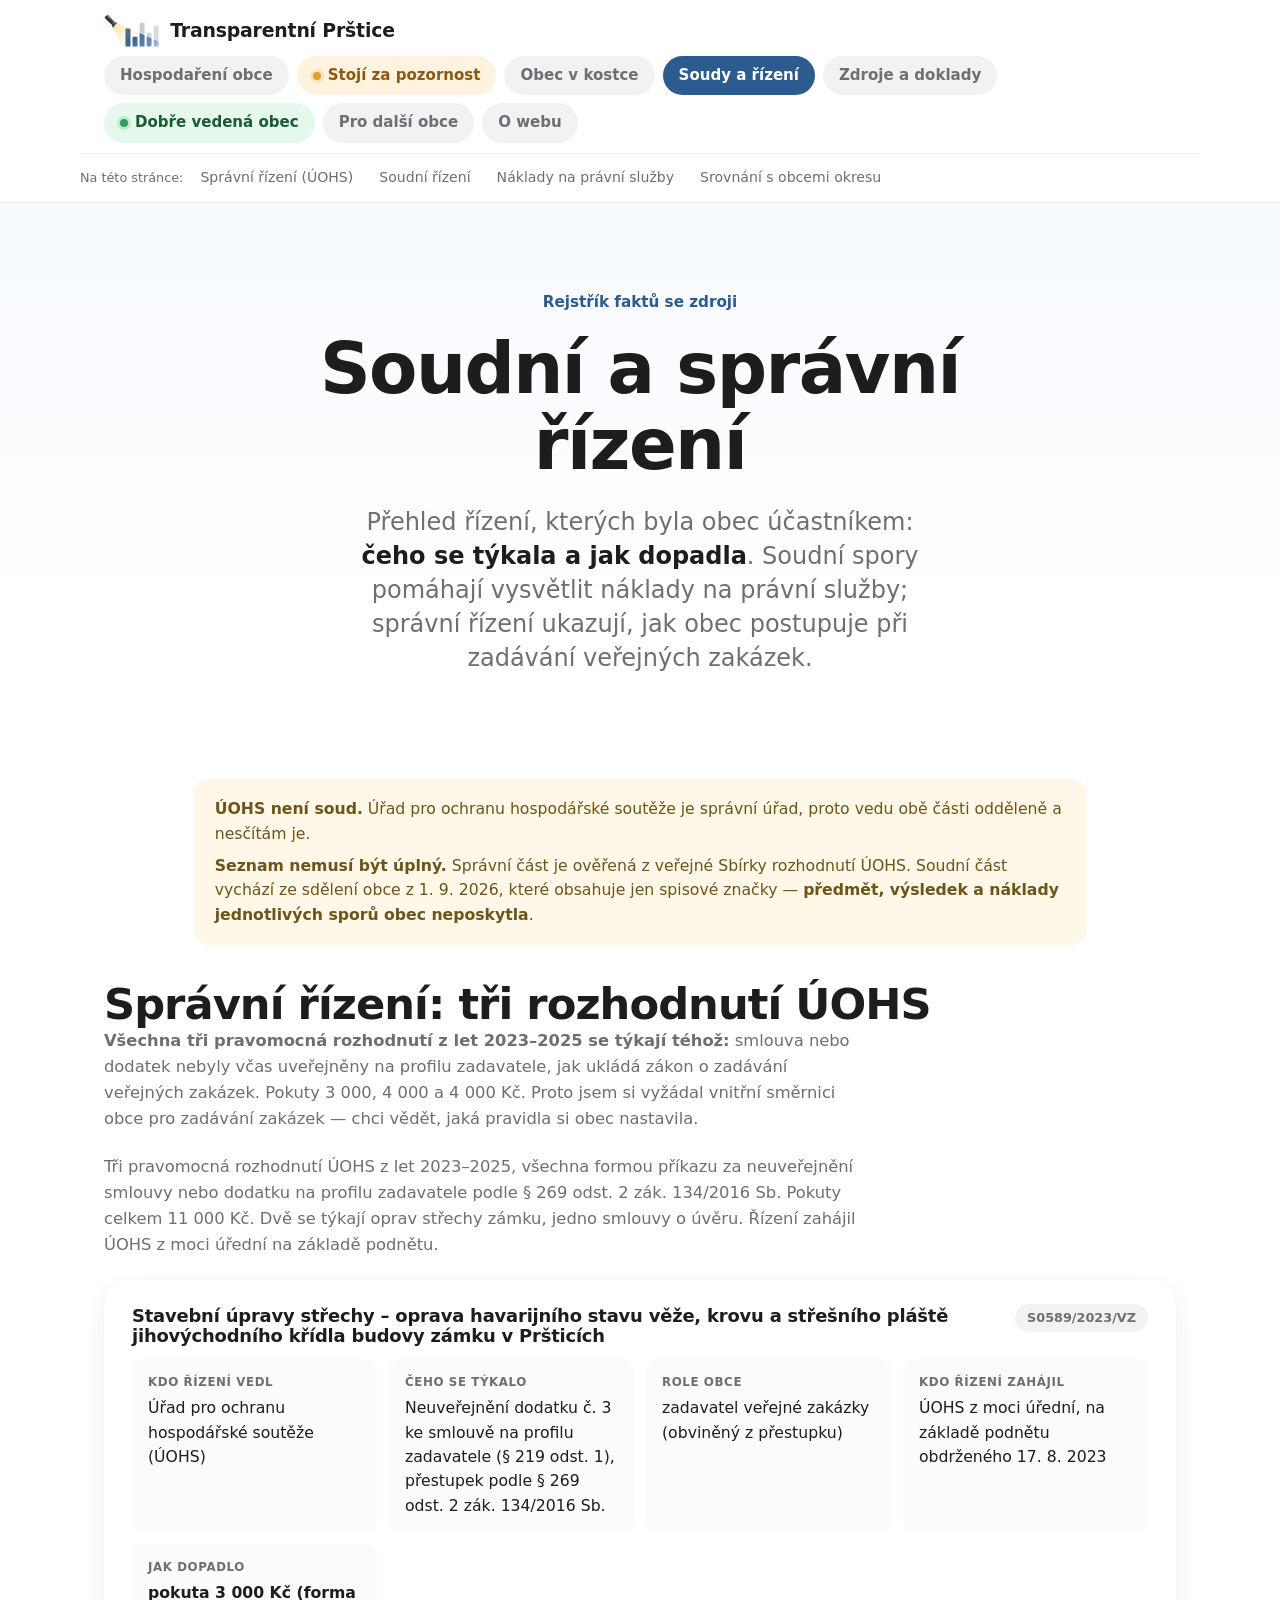
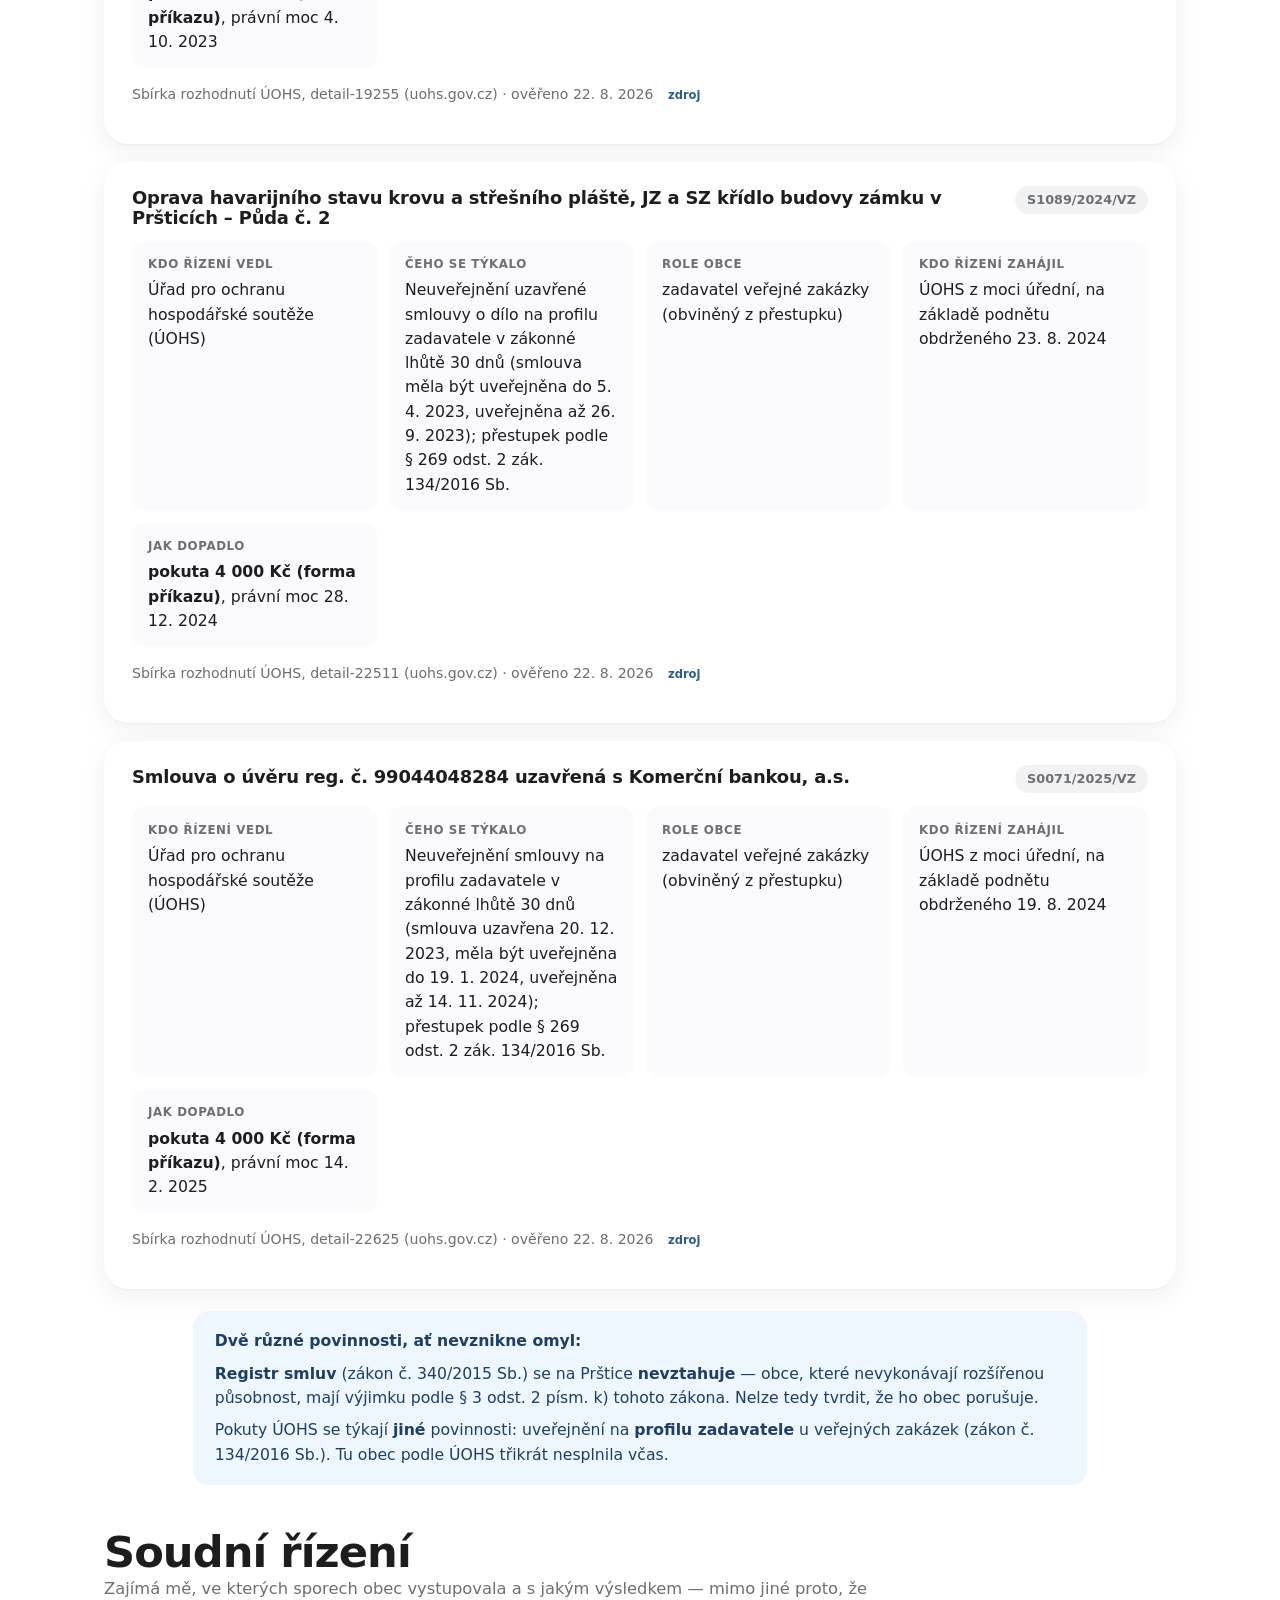
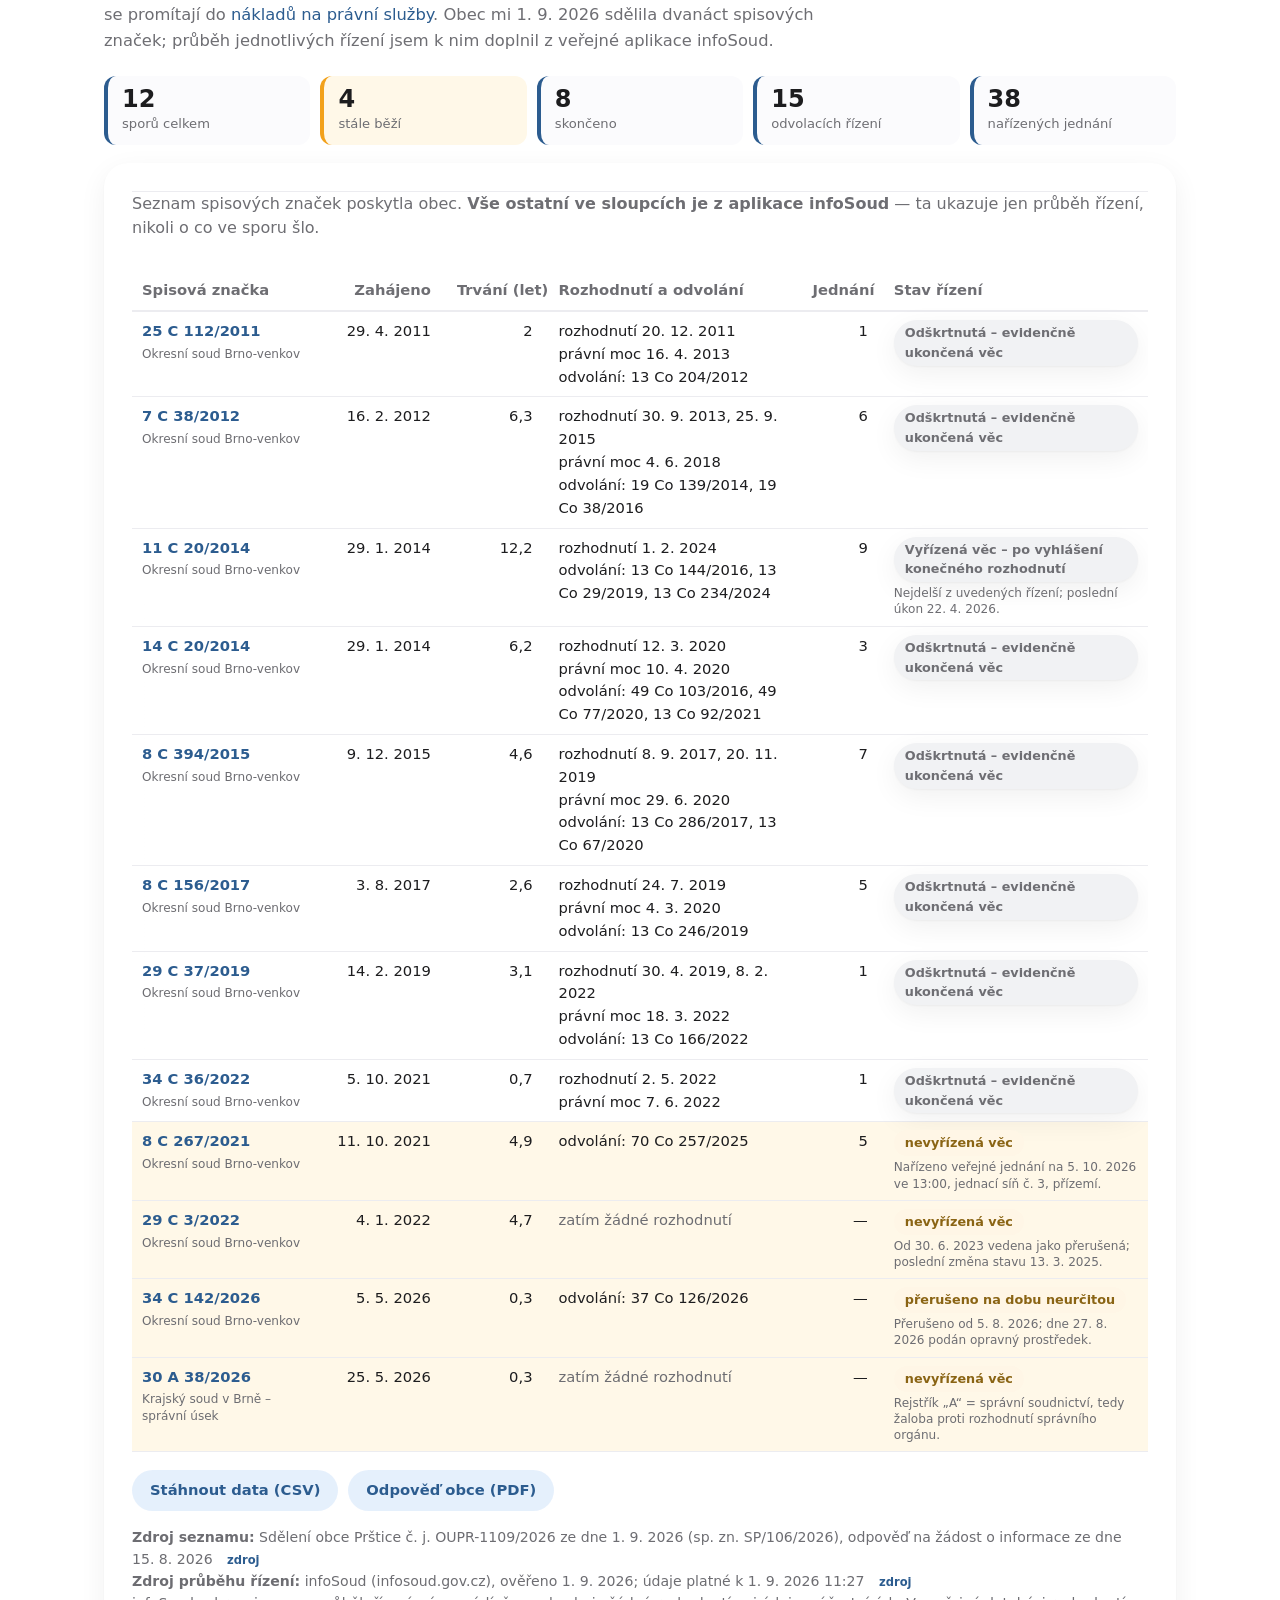
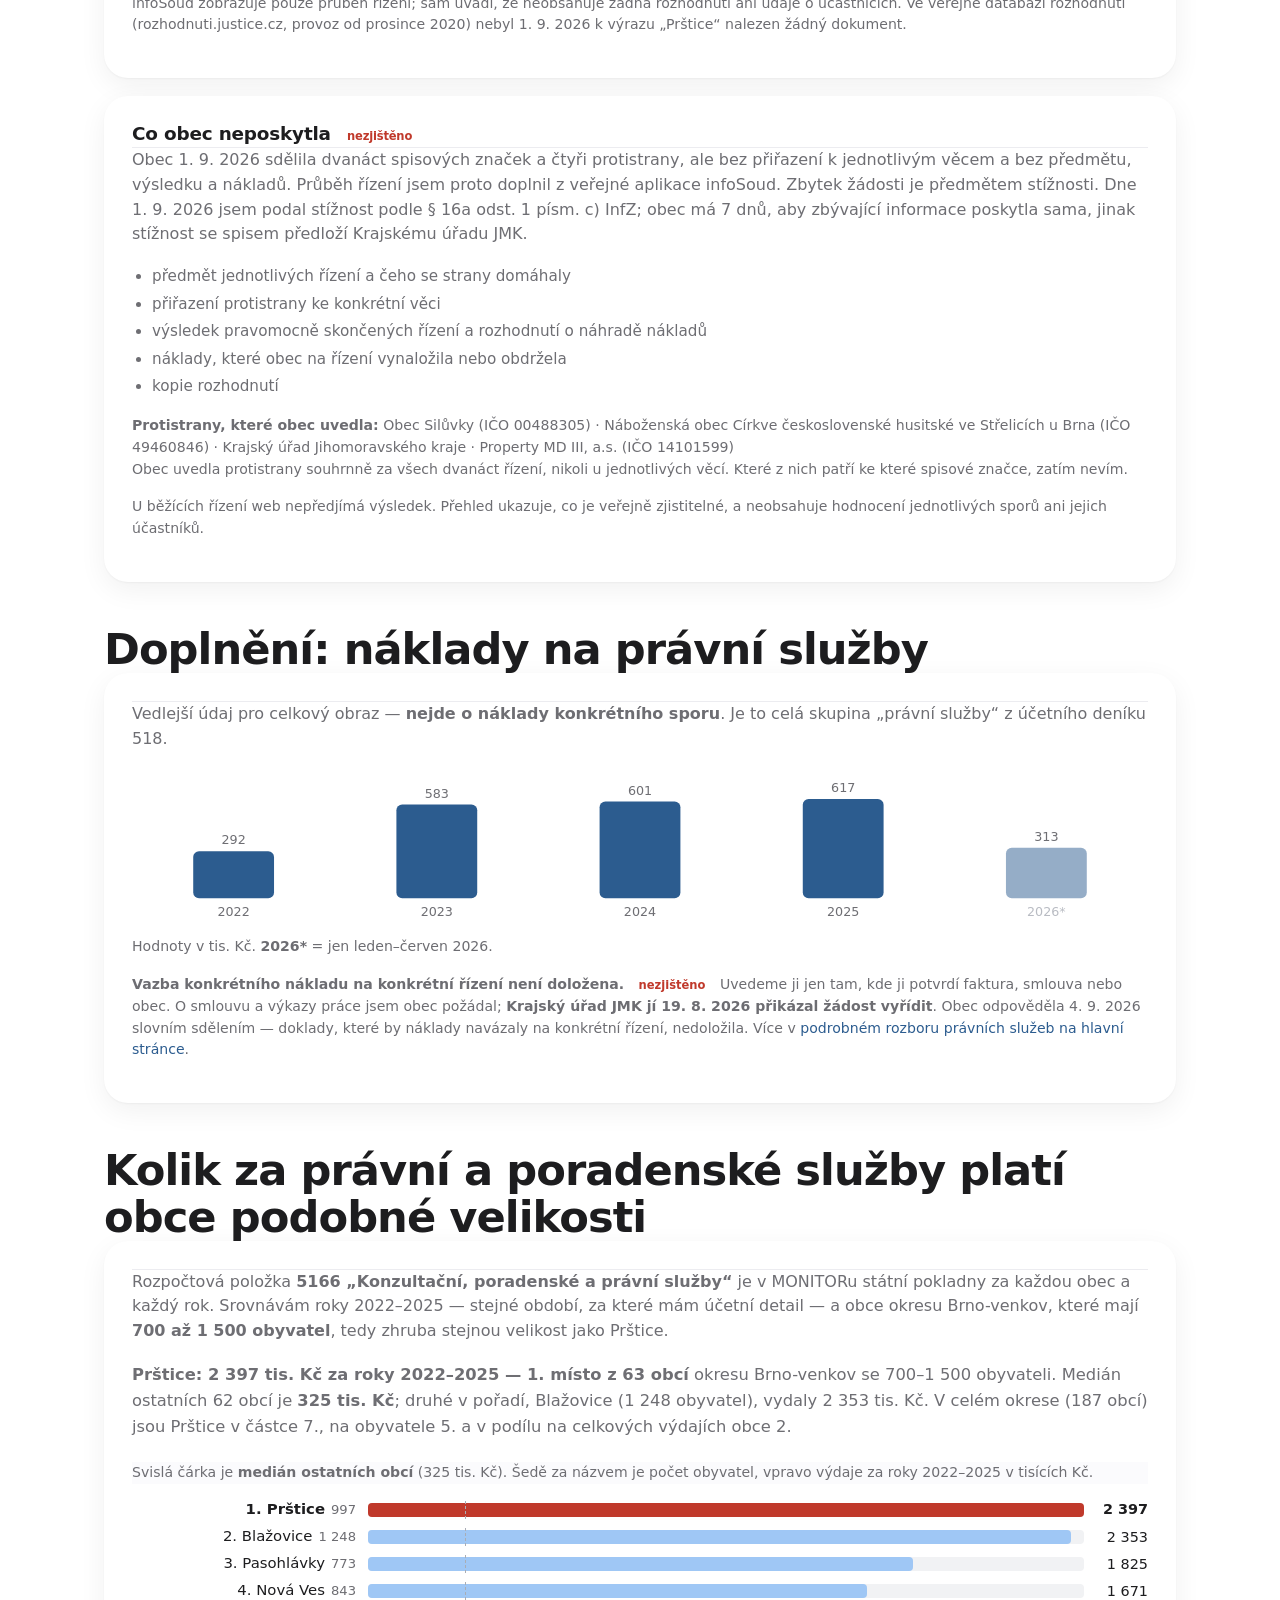
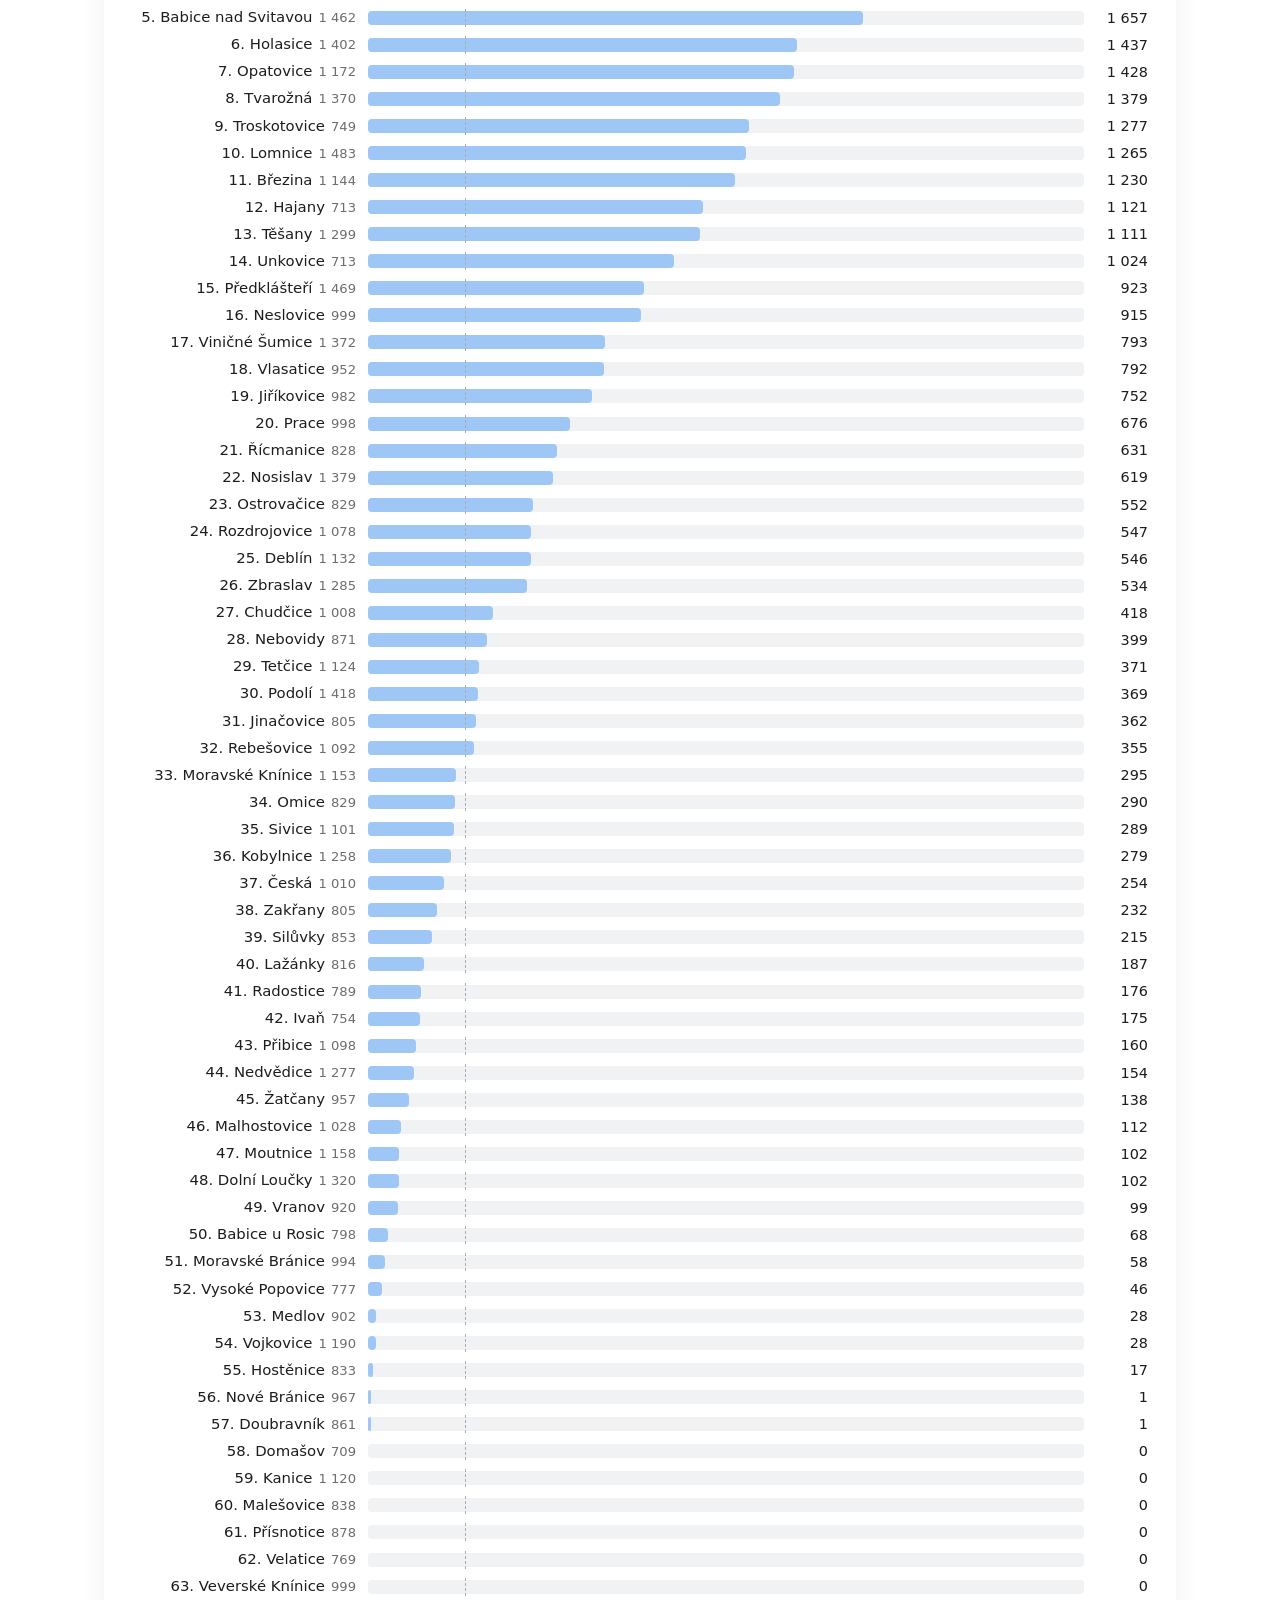
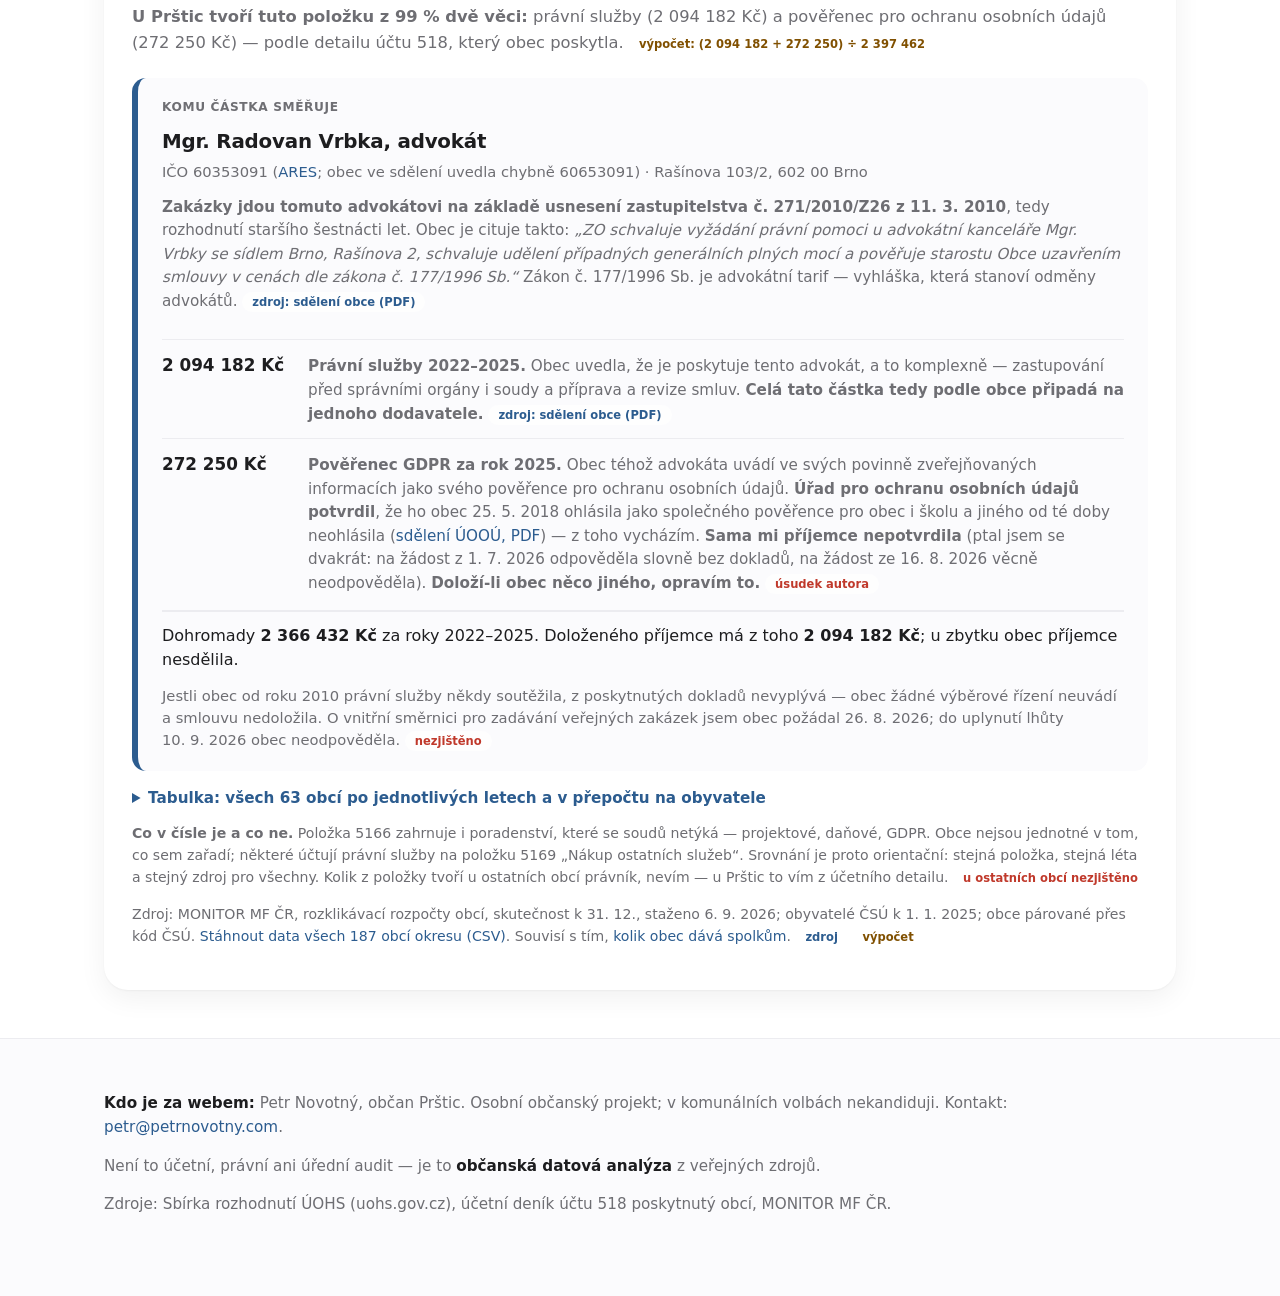
<file: web/rizeni.html>
<!DOCTYPE html>
<html lang="cs">
<head>
<meta charset="UTF-8">
<meta name="viewport" content="width=device-width, initial-scale=1.0">
<title>Soudní a správní řízení — Transparentní Prštice</title>
<meta name="description" content="Přehled správních řízení ÚOHS a soudních řízení obce Prštice. Dvě oddělené části, každý záznam se zdrojem a datem ověření.">
<link rel="canonical" href="https://transparentniprstice.cz/rizeni.html">
<link rel="icon" href="favicon.svg" type="image/svg+xml">
<link rel="icon" href="favicon-32.png" sizes="32x32" type="image/png">
<link rel="icon" href="favicon-16.png" sizes="16x16" type="image/png">
<link rel="apple-touch-icon" href="apple-touch-icon.png">
<meta property="og:type" content="website">
<meta property="og:site_name" content="Transparentní Prštice">
<meta property="og:locale" content="cs_CZ">
<meta property="og:title" content="Soudní a správní řízení — Transparentní Prštice">
<meta property="og:description" content="Přehled správních řízení ÚOHS a soudních řízení obce Prštice. Dvě oddělené části, každý záznam se zdrojem a datem ověření.">
<meta property="og:url" content="https://transparentniprstice.cz/rizeni.html">
<meta property="og:image" content="https://transparentniprstice.cz/obrazky/zamek-prstice.jpg">
<meta property="og:image:alt" content="Ilustrace zámku v Pršticích">
<meta name="twitter:card" content="summary_large_image">
<meta name="author" content="Petr Novotný">
<script>document.documentElement.className+=" js";
// Lepicí hlavička ujídá na notebooku čtvrtinu okna. Po odrolování ji zmenšíme:
// pás se nápisem zmizí, nabídka se vejde na jeden řádek. Bez JS zůstane plná.
addEventListener("scroll",function(){var m=scrollY>80,c=document.documentElement.classList;
if(m!==c.contains("hsmall"))c.toggle("hsmall",m);},{passive:true});</script>
<link rel="stylesheet" href="styl.css">
</head>
<body>
<a class="skip" href="#obsah">Přeskočit na obsah</a>

<header class="site">
  <div class="navrow">
    <a class="brand" href="index.html">
      <svg aria-hidden="true" viewBox="0 0 308 226"><defs><clipPath id="brand-ak"><path d="M74.7,71.3 L706,358 L336,728 L49.3,96.7 Z"/></clipPath><clipPath id="brand-az"><rect x="0" y="0" width="308" height="198"/></clipPath><radialGradient id="brand-as" gradientUnits="userSpaceOnUse" cx="62" cy="84" r="300"><stop offset="0" stop-color="#AFBDCD"/><stop offset=".55" stop-color="#C8D2DE"/><stop offset="1" stop-color="#E2E7EE"/></radialGradient><radialGradient id="brand-al" gradientUnits="userSpaceOnUse" cx="62" cy="84" r="300"><stop offset="0" stop-color="#2C5C8F"/><stop offset=".40" stop-color="#2C5C8F"/><stop offset=".68" stop-color="#5A85B0" stop-opacity=".92"/><stop offset=".88" stop-color="#A6BCD2" stop-opacity=".6"/><stop offset="1" stop-color="#CBD8E4" stop-opacity="0"/></radialGradient><radialGradient id="brand-ab" gradientUnits="userSpaceOnUse" cx="62" cy="84" r="235"><stop offset="0" stop-color="#FFD27A" stop-opacity=".58"/><stop offset=".42" stop-color="#FFD27A" stop-opacity=".13"/><stop offset="1" stop-color="#FFD27A" stop-opacity="0"/></radialGradient><radialGradient id="brand-aw" gradientUnits="userSpaceOnUse" cx="62" cy="84" r="235"><stop offset="0" stop-color="#FFD27A" stop-opacity=".30"/><stop offset=".55" stop-color="#FFD27A" stop-opacity=".06"/><stop offset="1" stop-color="#FFD27A" stop-opacity="0"/></radialGradient><linearGradient id="brand-at1" x1="0" y1="0" x2="0" y2="1"><stop offset="0" stop-color="#6A7E96"/><stop offset=".5" stop-color="#31404F"/><stop offset="1" stop-color="#1E2A36"/></linearGradient><linearGradient id="brand-at2" x1="0" y1="0" x2="0" y2="1"><stop offset="0" stop-color="#728699"/><stop offset=".55" stop-color="#31404F"/><stop offset="1" stop-color="#1E2A36"/></linearGradient><linearGradient id="brand-at3" x1="0" y1="0" x2="0" y2="1"><stop offset="0" stop-color="#FFD27A"/><stop offset=".5" stop-color="#FFF8E8"/><stop offset="1" stop-color="#F2A11B"/></linearGradient></defs><g clip-path="url(#brand-az)"><path d="M74.7,71.3 L706,358 L336,728 L49.3,96.7 Z" fill="url(#brand-ab)" clip-path="url(#brand-ak)"/></g><rect x="116" y="100" width="26" height="96" rx="5" fill="url(#brand-as)"/><rect x="154" y="144" width="26" height="52" rx="5" fill="url(#brand-as)"/><rect x="192" y="68" width="26" height="128" rx="5" fill="url(#brand-as)"/><rect x="230" y="122" width="26" height="74" rx="5" fill="url(#brand-as)"/><rect x="268" y="86" width="26" height="110" rx="5" fill="url(#brand-as)"/><g clip-path="url(#brand-ak)"><rect x="116" y="100" width="26" height="96" rx="5" fill="url(#brand-al)"/><rect x="154" y="144" width="26" height="52" rx="5" fill="url(#brand-al)"/><rect x="192" y="68" width="26" height="128" rx="5" fill="url(#brand-al)"/><rect x="230" y="122" width="26" height="74" rx="5" fill="url(#brand-al)"/><rect x="268" y="86" width="26" height="110" rx="5" fill="url(#brand-al)"/><rect x="116" y="100" width="26" height="96" rx="5" fill="url(#brand-aw)"/><rect x="154" y="144" width="26" height="52" rx="5" fill="url(#brand-aw)"/><rect x="192" y="68" width="26" height="128" rx="5" fill="url(#brand-aw)"/><rect x="230" y="122" width="26" height="74" rx="5" fill="url(#brand-aw)"/><rect x="268" y="86" width="26" height="110" rx="5" fill="url(#brand-aw)"/></g><g transform="rotate(45.0 62 84)"><rect x="-11.1" y="72.3" width="55.1" height="23.3" rx="5.3" fill="url(#brand-at1)"/><rect x="-4.4" y="67.6" width="13.8" height="8.1" rx="3.4" fill="#F2A11B"/><rect x="20.3" y="70.8" width="3.8" height="26.3" rx="1.8" fill="#1E2A36" opacity=".5"/><rect x="29.4" y="70.8" width="3.8" height="26.3" rx="1.8" fill="#1E2A36" opacity=".5"/><path d="M44.0 72.3 L62.0 65.5 L62.0 102.5 L44.0 95.7 Z" fill="url(#brand-at2)"/><rect x="58.6" y="63.5" width="6.8" height="41.1" rx="2.7" fill="url(#brand-at3)"/></g></svg>
      <span class="brandtext">Transparentní Prštice</span>
    </a>
    <nav class="hlavni" aria-label="Hlavní">
      <a href="index.html">Hospodaření obce</a>
      <a href="index.html#zjisteni-prehled" class="zjisteni">Stojí za pozornost</a>
      <a href="obec.html">Obec v kostce</a>
      <a href="rizeni.html" aria-current="page">Soudy a řízení</a>
      <a href="jak-to-vime.html">Zdroje a doklady</a>
      <a href="dobre-vedena-obec.html" class="dobra">Dobře vedená obec</a>
      <a href="pro-dalsi-obce.html">Pro další obce</a>
      <a href="o-webu.html">O webu</a>
    </nav>
  </div>
  <nav class="navrow podnav" aria-label="Části stránky">
      <span class="sipka">Na této stránce:</span>
      <a href="#spravni-h">Správní řízení (ÚOHS)</a>
      <a href="#soudni-h">Soudní řízení</a>
      <a href="#naklady-h">Náklady na právní služby</a>
      <a href="#okres-h">Srovnání s obcemi okresu</a>
    </nav>
</header>

<main id="obsah">
  <div class="hero">
    <div class="inner">
      <p class="kicker">Rejstřík faktů se zdroji</p>
      <h1>Soudní a správní řízení</h1>
      <p class="lede">Přehled řízení, kterých byla obec účastníkem: <strong>čeho se týkala a jak dopadla</strong>. Soudní spory pomáhají vysvětlit náklady na právní služby; správní řízení ukazují, jak obec postupuje při zadávání veřejných zakázek.</p>
    </div>
  </div>

  <section class="wide">
    <div class="upozorneni">
      <p><b>ÚOHS není soud.</b> Úřad pro ochranu hospodářské soutěže je správní úřad, proto vedu obě části odděleně a nesčítám je.</p>
      <p><b>Seznam nemusí být úplný.</b> Správní část je ověřená z veřejné Sbírky rozhodnutí ÚOHS. Soudní část vychází ze sdělení obce z 1.&nbsp;9.&nbsp;2026, které obsahuje jen spisové značky — <b>předmět, výsledek a náklady jednotlivých sporů obec neposkytla</b>.</p>
    </div>

    <h2 id="spravni-h" style="margin-top:36px">Správní řízení: tři rozhodnutí ÚOHS</h2>
    <p class="souhrn"><b>Všechna tři pravomocná rozhodnutí z let 2023–2025 se týkají téhož:</b> smlouva nebo dodatek nebyly včas uveřejněny na profilu zadavatele, jak ukládá zákon o zadávání veřejných zakázek. Pokuty 3&nbsp;000, 4&nbsp;000 a 4&nbsp;000&nbsp;Kč. Proto jsem si vyžádal vnitřní směrnici obce pro zadávání zakázek — chci vědět, jaká pravidla si obec nastavila.</p>
    <div id="spravni"></div>

    <h2 id="soudni-h" style="margin-top:44px">Soudní řízení</h2>
    <p class="souhrn">Zajímá mě, ve kterých sporech obec vystupovala a s jakým výsledkem — mimo jiné proto, že se promítají do <a href="index.html#p-pravni">nákladů na právní služby</a>. Obec mi 1.&nbsp;9.&nbsp;2026 sdělila dvanáct spisových značek; průběh jednotlivých řízení jsem k nim doplnil z veřejné aplikace infoSoud.</p>
    <div id="soudni"></div>

    <h2 id="naklady-h" style="margin-top:44px">Doplnění: náklady na právní služby</h2>
    <div class="card">
      <p class="sub">Vedlejší údaj pro celkový obraz — <b>nejde o náklady konkrétního sporu</b>. Je to celá skupina „právní služby“ z účetního deníku 518.</p>
      <div class="graf" data-graf="pravni"></div>
      <p class="src"><b>Vazba konkrétního nákladu na konkrétní řízení není doložena.</b> <span class="chip nezjisteno">nezjištěno</span> Uvedeme ji jen tam, kde ji potvrdí faktura, smlouva nebo obec. O smlouvu a výkazy práce jsem obec požádal; <b>Krajský úřad JMK jí 19.&nbsp;8.&nbsp;2026 přikázal žádost vyřídit</b>. Obec odpověděla 4.&nbsp;9.&nbsp;2026 slovním sdělením — doklady, které by náklady navázaly na konkrétní řízení, nedoložila. Více v <a href="index.html#p-pravni">podrobném rozboru právních služeb na hlavní stránce</a>.</p>
    </div>

    <h2 id="okres-h" style="margin-top:44px">Kolik za právní a poradenské služby platí obce podobné velikosti</h2>
    <div class="card">
      <p class="sub">Rozpočtová položka <b>5166 „Konzultační, poradenské a právní služby“</b> je v MONITORu státní pokladny za každou obec a každý rok. Srovnávám roky 2022–2025 — stejné období, za které mám účetní detail — a obce okresu Brno-venkov, které mají <b>700 až 1&nbsp;500 obyvatel</b>, tedy zhruba stejnou velikost jako Prštice.</p>
      <!--pravni-veta-start--><p class="souhrn"><b>Prštice: 2 397 tis. Kč za roky 2022–2025 — 1. místo z 63 obcí</b> okresu Brno-venkov se 700–1 500 obyvateli. Medián ostatních 62 obcí je <b>325 tis. Kč</b>; druhé v pořadí, Blažovice (1 248 obyvatel), vydaly 2 353 tis. Kč. V celém okrese (187 obcí) jsou Prštice v částce 7., na obyvatele 5. a v podílu na celkových výdajích obce 2.</p><!--pravni-veta-konec-->
      <!--pravni-graf-start--><div class="barh zebricek" style="--med:13.56%"><p class="legenda">Svislá čárka je <b>medián ostatních obcí</b> (325 tis. Kč). Šedě za názvem je počet obyvatel, vpravo výdaje za roky 2022–2025 v tisících Kč.</p><div class="radek my"><span class="jm">1. Prštice<small>997</small></span><span class="zl"><i style="width:100.00%"></i></span><span class="hod">2 397</span></div><div class="radek"><span class="jm">2. Blažovice<small>1 248</small></span><span class="zl"><i style="width:98.16%"></i></span><span class="hod">2 353</span></div><div class="radek"><span class="jm">3. Pasohlávky<small>773</small></span><span class="zl"><i style="width:76.13%"></i></span><span class="hod">1 825</span></div><div class="radek"><span class="jm">4. Nová Ves<small>843</small></span><span class="zl"><i style="width:69.70%"></i></span><span class="hod">1 671</span></div><div class="radek"><span class="jm">5. Babice nad Svitavou<small>1 462</small></span><span class="zl"><i style="width:69.11%"></i></span><span class="hod">1 657</span></div><div class="radek"><span class="jm">6. Holasice<small>1 402</small></span><span class="zl"><i style="width:59.95%"></i></span><span class="hod">1 437</span></div><div class="radek"><span class="jm">7. Opatovice<small>1 172</small></span><span class="zl"><i style="width:59.55%"></i></span><span class="hod">1 428</span></div><div class="radek"><span class="jm">8. Tvarožná<small>1 370</small></span><span class="zl"><i style="width:57.52%"></i></span><span class="hod">1 379</span></div><div class="radek"><span class="jm">9. Troskotovice<small>749</small></span><span class="zl"><i style="width:53.28%"></i></span><span class="hod">1 277</span></div><div class="radek"><span class="jm">10. Lomnice<small>1 483</small></span><span class="zl"><i style="width:52.75%"></i></span><span class="hod">1 265</span></div><div class="radek"><span class="jm">11. Březina<small>1 144</small></span><span class="zl"><i style="width:51.29%"></i></span><span class="hod">1 230</span></div><div class="radek"><span class="jm">12. Hajany<small>713</small></span><span class="zl"><i style="width:46.75%"></i></span><span class="hod">1 121</span></div><div class="radek"><span class="jm">13. Těšany<small>1 299</small></span><span class="zl"><i style="width:46.32%"></i></span><span class="hod">1 111</span></div><div class="radek"><span class="jm">14. Unkovice<small>713</small></span><span class="zl"><i style="width:42.70%"></i></span><span class="hod">1 024</span></div><div class="radek"><span class="jm">15. Předklášteří<small>1 469</small></span><span class="zl"><i style="width:38.52%"></i></span><span class="hod">923</span></div><div class="radek"><span class="jm">16. Neslovice<small>999</small></span><span class="zl"><i style="width:38.17%"></i></span><span class="hod">915</span></div><div class="radek"><span class="jm">17. Viničné Šumice<small>1 372</small></span><span class="zl"><i style="width:33.07%"></i></span><span class="hod">793</span></div><div class="radek"><span class="jm">18. Vlasatice<small>952</small></span><span class="zl"><i style="width:33.03%"></i></span><span class="hod">792</span></div><div class="radek"><span class="jm">19. Jiříkovice<small>982</small></span><span class="zl"><i style="width:31.35%"></i></span><span class="hod">752</span></div><div class="radek"><span class="jm">20. Prace<small>998</small></span><span class="zl"><i style="width:28.20%"></i></span><span class="hod">676</span></div><div class="radek"><span class="jm">21. Řícmanice<small>828</small></span><span class="zl"><i style="width:26.33%"></i></span><span class="hod">631</span></div><div class="radek"><span class="jm">22. Nosislav<small>1 379</small></span><span class="zl"><i style="width:25.82%"></i></span><span class="hod">619</span></div><div class="radek"><span class="jm">23. Ostrovačice<small>829</small></span><span class="zl"><i style="width:23.03%"></i></span><span class="hod">552</span></div><div class="radek"><span class="jm">24. Rozdrojovice<small>1 078</small></span><span class="zl"><i style="width:22.80%"></i></span><span class="hod">547</span></div><div class="radek"><span class="jm">25. Deblín<small>1 132</small></span><span class="zl"><i style="width:22.79%"></i></span><span class="hod">546</span></div><div class="radek"><span class="jm">26. Zbraslav<small>1 285</small></span><span class="zl"><i style="width:22.27%"></i></span><span class="hod">534</span></div><div class="radek"><span class="jm">27. Chudčice<small>1 008</small></span><span class="zl"><i style="width:17.45%"></i></span><span class="hod">418</span></div><div class="radek"><span class="jm">28. Nebovidy<small>871</small></span><span class="zl"><i style="width:16.64%"></i></span><span class="hod">399</span></div><div class="radek"><span class="jm">29. Tetčice<small>1 124</small></span><span class="zl"><i style="width:15.47%"></i></span><span class="hod">371</span></div><div class="radek"><span class="jm">30. Podolí<small>1 418</small></span><span class="zl"><i style="width:15.41%"></i></span><span class="hod">369</span></div><div class="radek"><span class="jm">31. Jinačovice<small>805</small></span><span class="zl"><i style="width:15.12%"></i></span><span class="hod">362</span></div><div class="radek"><span class="jm">32. Rebešovice<small>1 092</small></span><span class="zl"><i style="width:14.80%"></i></span><span class="hod">355</span></div><div class="radek"><span class="jm">33. Moravské Knínice<small>1 153</small></span><span class="zl"><i style="width:12.32%"></i></span><span class="hod">295</span></div><div class="radek"><span class="jm">34. Omice<small>829</small></span><span class="zl"><i style="width:12.11%"></i></span><span class="hod">290</span></div><div class="radek"><span class="jm">35. Sivice<small>1 101</small></span><span class="zl"><i style="width:12.05%"></i></span><span class="hod">289</span></div><div class="radek"><span class="jm">36. Kobylnice<small>1 258</small></span><span class="zl"><i style="width:11.65%"></i></span><span class="hod">279</span></div><div class="radek"><span class="jm">37. Česká<small>1 010</small></span><span class="zl"><i style="width:10.59%"></i></span><span class="hod">254</span></div><div class="radek"><span class="jm">38. Zakřany<small>805</small></span><span class="zl"><i style="width:9.69%"></i></span><span class="hod">232</span></div><div class="radek"><span class="jm">39. Silůvky<small>853</small></span><span class="zl"><i style="width:8.95%"></i></span><span class="hod">215</span></div><div class="radek"><span class="jm">40. Lažánky<small>816</small></span><span class="zl"><i style="width:7.79%"></i></span><span class="hod">187</span></div><div class="radek"><span class="jm">41. Radostice<small>789</small></span><span class="zl"><i style="width:7.36%"></i></span><span class="hod">176</span></div><div class="radek"><span class="jm">42. Ivaň<small>754</small></span><span class="zl"><i style="width:7.30%"></i></span><span class="hod">175</span></div><div class="radek"><span class="jm">43. Přibice<small>1 098</small></span><span class="zl"><i style="width:6.67%"></i></span><span class="hod">160</span></div><div class="radek"><span class="jm">44. Nedvědice<small>1 277</small></span><span class="zl"><i style="width:6.43%"></i></span><span class="hod">154</span></div><div class="radek"><span class="jm">45. Žatčany<small>957</small></span><span class="zl"><i style="width:5.74%"></i></span><span class="hod">138</span></div><div class="radek"><span class="jm">46. Malhostovice<small>1 028</small></span><span class="zl"><i style="width:4.66%"></i></span><span class="hod">112</span></div><div class="radek"><span class="jm">47. Moutnice<small>1 158</small></span><span class="zl"><i style="width:4.27%"></i></span><span class="hod">102</span></div><div class="radek"><span class="jm">48. Dolní Loučky<small>1 320</small></span><span class="zl"><i style="width:4.27%"></i></span><span class="hod">102</span></div><div class="radek"><span class="jm">49. Vranov<small>920</small></span><span class="zl"><i style="width:4.15%"></i></span><span class="hod">99</span></div><div class="radek"><span class="jm">50. Babice u Rosic<small>798</small></span><span class="zl"><i style="width:2.84%"></i></span><span class="hod">68</span></div><div class="radek"><span class="jm">51. Moravské Bránice<small>994</small></span><span class="zl"><i style="width:2.41%"></i></span><span class="hod">58</span></div><div class="radek"><span class="jm">52. Vysoké Popovice<small>777</small></span><span class="zl"><i style="width:1.93%"></i></span><span class="hod">46</span></div><div class="radek"><span class="jm">53. Medlov<small>902</small></span><span class="zl"><i style="width:1.18%"></i></span><span class="hod">28</span></div><div class="radek"><span class="jm">54. Vojkovice<small>1 190</small></span><span class="zl"><i style="width:1.17%"></i></span><span class="hod">28</span></div><div class="radek"><span class="jm">55. Hostěnice<small>833</small></span><span class="zl"><i style="width:0.71%"></i></span><span class="hod">17</span></div><div class="radek"><span class="jm">56. Nové Bránice<small>967</small></span><span class="zl"><i style="width:0.40%"></i></span><span class="hod">1</span></div><div class="radek"><span class="jm">57. Doubravník<small>861</small></span><span class="zl"><i style="width:0.40%"></i></span><span class="hod">1</span></div><div class="radek"><span class="jm">58. Domašov<small>709</small></span><span class="zl"><i style="width:0.00%"></i></span><span class="hod">0</span></div><div class="radek"><span class="jm">59. Kanice<small>1 120</small></span><span class="zl"><i style="width:0.00%"></i></span><span class="hod">0</span></div><div class="radek"><span class="jm">60. Malešovice<small>838</small></span><span class="zl"><i style="width:0.00%"></i></span><span class="hod">0</span></div><div class="radek"><span class="jm">61. Přísnotice<small>878</small></span><span class="zl"><i style="width:0.00%"></i></span><span class="hod">0</span></div><div class="radek"><span class="jm">62. Velatice<small>769</small></span><span class="zl"><i style="width:0.00%"></i></span><span class="hod">0</span></div><div class="radek"><span class="jm">63. Veverské Knínice<small>999</small></span><span class="zl"><i style="width:0.00%"></i></span><span class="hod">0</span></div></div><!--pravni-graf-konec-->
      <p class="souhrn"><b>U Prštic tvoří tuto položku z 99&nbsp;% dvě věci:</b> právní služby (2&nbsp;094&nbsp;182&nbsp;Kč) a pověřenec pro ochranu osobních údajů (272&nbsp;250&nbsp;Kč) — podle detailu účtu 518, který obec poskytla. <span class="chip vypocet">výpočet: (2&nbsp;094&nbsp;182 + 272&nbsp;250) ÷ 2&nbsp;397&nbsp;462</span></p>

      <div class="dodavatel">
        <p class="lab">Komu částka směřuje</p>
        <p class="jmeno">Mgr. Radovan Vrbka, advokát</p>
        <p class="ident">IČO 60353091 (<a href="https://ares.gov.cz/ekonomicke-subjekty?ico=60353091" target="_blank" rel="noopener">ARES</a>; obec ve sdělení uvedla chybně 60653091) · Rašínova 103/2, 602&nbsp;00 Brno</p>
        <p class="zaklad"><b>Zakázky jdou tomuto advokátovi na základě usnesení zastupitelstva č.&nbsp;271/2010/Z26 z 11.&nbsp;3.&nbsp;2010</b>, tedy rozhodnutí staršího šestnácti let. Obec je cituje takto: <q>ZO schvaluje vyžádání právní pomoci u advokátní kanceláře Mgr. Vrbky se sídlem Brno, Rašínova 2, schvaluje udělení případných generálních plných mocí a pověřuje starostu Obce uzavřením smlouvy v cenách dle zákona č.&nbsp;177/1996 Sb.</q> Zákon č.&nbsp;177/1996 Sb. je advokátní tarif — vyhláška, která stanoví odměny advokátů. <a class="chip zdroj" href="dokumenty/2026-09-04_odpoved-obce-OUPR-1132-2026.pdf">zdroj: sdělení obce (PDF)</a></p>
        <dl class="castky">
          <div>
            <dt>2&nbsp;094&nbsp;182&nbsp;Kč</dt>
            <dd><b>Právní služby 2022–2025.</b> Obec uvedla, že je poskytuje tento advokát, a to komplexně — zastupování před správními orgány i soudy a příprava a revize smluv. <b>Celá tato částka tedy podle obce připadá na jednoho dodavatele.</b> <a class="chip zdroj" href="dokumenty/2026-09-04_odpoved-obce-OUPR-1132-2026.pdf">zdroj: sdělení obce (PDF)</a></dd>
          </div>
          <div>
            <dt>272&nbsp;250&nbsp;Kč</dt>
            <dd><b>Pověřenec GDPR za rok 2025.</b> Obec téhož advokáta uvádí ve svých povinně zveřejňovaných informacích jako svého pověřence pro ochranu osobních údajů. <b>Úřad pro ochranu osobních údajů potvrdil</b>, že ho obec 25.&nbsp;5.&nbsp;2018 ohlásila jako společného pověřence pro obec i školu a jiného od té doby neohlásila (<a href="dokumenty/2026-09-14_odpoved-UOOU-poverenec.pdf">sdělení ÚOOÚ, PDF</a>) — z toho vycházím. <b>Sama mi příjemce nepotvrdila</b> (ptal jsem se dvakrát: na žádost z 1.&nbsp;7.&nbsp;2026 odpověděla slovně bez dokladů, na žádost ze 16.&nbsp;8.&nbsp;2026 věcně neodpověděla). <b>Doloží-li obec něco jiného, opravím to.</b> <span class="chip nezjisteno">úsudek autora</span></dd>
          </div>
        </dl>
        <p class="soucet">Dohromady <b>2&nbsp;366&nbsp;432&nbsp;Kč</b> za roky 2022–2025. Doloženého příjemce má z toho <b>2&nbsp;094&nbsp;182&nbsp;Kč</b>; u zbytku obec příjemce nesdělila.</p>
        <p class="nevim">Jestli obec od roku 2010 právní služby někdy soutěžila, z poskytnutých dokladů nevyplývá — obec žádné výběrové řízení neuvádí a smlouvu nedoložila. O vnitřní směrnici pro zadávání veřejných zakázek jsem obec požádal 26.&nbsp;8.&nbsp;2026; do uplynutí lhůty 10.&nbsp;9.&nbsp;2026 obec neodpověděla. <span class="chip nezjisteno">nezjištěno</span></p>
      </div>
      <details class="tbl">
        <summary>Tabulka: všech 63 obcí po jednotlivých letech a v přepočtu na obyvatele</summary>
        <p class="sub">Částky v tisících Kč; sloupec „celkem“ má pruh podle výše částky. Tučně Prštice. Přepočet na obyvatele je jen srovnávací měřítko — u obcí pod několik set obyvatel ho zvedne i malá pevná částka.</p>
      <!--pravni-tab-start--><div class="tblscroll"><table class="spolkytab"><thead><tr><th class="ob">obec</th><th class="rok">2022</th><th class="rok">2023</th><th class="rok">2024</th><th class="r25">rok 2025</th><th class="suma">2022–2025 celkem</th><th class="naob">na obyvatele</th></tr></thead><tbody><tr class="my"><th class="ob">1. Prštice<small>997 obyv.</small></th><td class="rok">333</td><td class="rok">474</td><td class="rok">667</td><td class="r25">924</td><td class="suma" style="--p:100.0%"><span>2 397 tis. Kč</span></td><td class="naob">2 405 Kč</td></tr><tr><th class="ob">2. Blažovice<small>1 248 obyv.</small></th><td class="rok">782</td><td class="rok">866</td><td class="rok">436</td><td class="r25">270</td><td class="suma" style="--p:98.2%"><span>2 353 tis. Kč</span></td><td class="naob">1 886 Kč</td></tr><tr><th class="ob">3. Pasohlávky<small>773 obyv.</small></th><td class="rok">457</td><td class="rok">440</td><td class="rok">472</td><td class="r25">456</td><td class="suma" style="--p:76.1%"><span>1 825 tis. Kč</span></td><td class="naob">2 361 Kč</td></tr><tr><th class="ob">4. Nová Ves<small>843 obyv.</small></th><td class="rok">326</td><td class="rok">275</td><td class="rok">493</td><td class="r25">577</td><td class="suma" style="--p:69.7%"><span>1 671 tis. Kč</span></td><td class="naob">1 982 Kč</td></tr><tr><th class="ob">5. Babice nad Svitavou<small>1 462 obyv.</small></th><td class="rok">287</td><td class="rok">214</td><td class="rok">342</td><td class="r25">813</td><td class="suma" style="--p:69.1%"><span>1 657 tis. Kč</span></td><td class="naob">1 133 Kč</td></tr><tr><th class="ob">6. Holasice<small>1 402 obyv.</small></th><td class="rok">270</td><td class="rok">514</td><td class="rok">204</td><td class="r25">450</td><td class="suma" style="--p:60.0%"><span>1 437 tis. Kč</span></td><td class="naob">1 025 Kč</td></tr><tr><th class="ob">7. Opatovice<small>1 172 obyv.</small></th><td class="rok">309</td><td class="rok">353</td><td class="rok">470</td><td class="r25">296</td><td class="suma" style="--p:59.6%"><span>1 428 tis. Kč</span></td><td class="naob">1 218 Kč</td></tr><tr><th class="ob">8. Tvarožná<small>1 370 obyv.</small></th><td class="rok">619</td><td class="rok">165</td><td class="rok">251</td><td class="r25">344</td><td class="suma" style="--p:57.5%"><span>1 379 tis. Kč</span></td><td class="naob">1 006 Kč</td></tr><tr><th class="ob">9. Troskotovice<small>749 obyv.</small></th><td class="rok">666</td><td class="rok">200</td><td class="rok">244</td><td class="r25">167</td><td class="suma" style="--p:53.3%"><span>1 277 tis. Kč</span></td><td class="naob">1 705 Kč</td></tr><tr><th class="ob">10. Lomnice<small>1 483 obyv.</small></th><td class="rok">186</td><td class="rok">432</td><td class="rok">439</td><td class="r25">207</td><td class="suma" style="--p:52.8%"><span>1 265 tis. Kč</span></td><td class="naob">853 Kč</td></tr><tr><th class="ob">11. Březina<small>1 144 obyv.</small></th><td class="rok">620</td><td class="rok">200</td><td class="rok">283</td><td class="r25">127</td><td class="suma" style="--p:51.3%"><span>1 230 tis. Kč</span></td><td class="naob">1 075 Kč</td></tr><tr><th class="ob">12. Hajany<small>713 obyv.</small></th><td class="rok">243</td><td class="rok">208</td><td class="rok">216</td><td class="r25">453</td><td class="suma" style="--p:46.8%"><span>1 121 tis. Kč</span></td><td class="naob">1 572 Kč</td></tr><tr><th class="ob">13. Těšany<small>1 299 obyv.</small></th><td class="rok">401</td><td class="rok">274</td><td class="rok">196</td><td class="r25">240</td><td class="suma" style="--p:46.3%"><span>1 111 tis. Kč</span></td><td class="naob">855 Kč</td></tr><tr><th class="ob">14. Unkovice<small>713 obyv.</small></th><td class="rok">0</td><td class="rok">0</td><td class="rok">730</td><td class="r25">294</td><td class="suma" style="--p:42.7%"><span>1 024 tis. Kč</span></td><td class="naob">1 436 Kč</td></tr><tr><th class="ob">15. Předklášteří<small>1 469 obyv.</small></th><td class="rok">60</td><td class="rok">151</td><td class="rok">245</td><td class="r25">467</td><td class="suma" style="--p:38.5%"><span>923 tis. Kč</span></td><td class="naob">629 Kč</td></tr><tr><th class="ob">16. Neslovice<small>999 obyv.</small></th><td class="rok">192</td><td class="rok">146</td><td class="rok">286</td><td class="r25">290</td><td class="suma" style="--p:38.2%"><span>915 tis. Kč</span></td><td class="naob">916 Kč</td></tr><tr><th class="ob">17. Viničné Šumice<small>1 372 obyv.</small></th><td class="rok">27</td><td class="rok">164</td><td class="rok">116</td><td class="r25">486</td><td class="suma" style="--p:33.1%"><span>793 tis. Kč</span></td><td class="naob">578 Kč</td></tr><tr><th class="ob">18. Vlasatice<small>952 obyv.</small></th><td class="rok">114</td><td class="rok">114</td><td class="rok">126</td><td class="r25">438</td><td class="suma" style="--p:33.0%"><span>792 tis. Kč</span></td><td class="naob">832 Kč</td></tr><tr><th class="ob">19. Jiříkovice<small>982 obyv.</small></th><td class="rok">125</td><td class="rok">220</td><td class="rok">78</td><td class="r25">329</td><td class="suma" style="--p:31.3%"><span>752 tis. Kč</span></td><td class="naob">765 Kč</td></tr><tr><th class="ob">20. Prace<small>998 obyv.</small></th><td class="rok">15</td><td class="rok">34</td><td class="rok">23</td><td class="r25">604</td><td class="suma" style="--p:28.2%"><span>676 tis. Kč</span></td><td class="naob">677 Kč</td></tr><tr><th class="ob">21. Řícmanice<small>828 obyv.</small></th><td class="rok">305</td><td class="rok">149</td><td class="rok">74</td><td class="r25">103</td><td class="suma" style="--p:26.3%"><span>631 tis. Kč</span></td><td class="naob">762 Kč</td></tr><tr><th class="ob">22. Nosislav<small>1 379 obyv.</small></th><td class="rok">88</td><td class="rok">121</td><td class="rok">136</td><td class="r25">273</td><td class="suma" style="--p:25.8%"><span>619 tis. Kč</span></td><td class="naob">449 Kč</td></tr><tr><th class="ob">23. Ostrovačice<small>829 obyv.</small></th><td class="rok">74</td><td class="rok">126</td><td class="rok">282</td><td class="r25">69</td><td class="suma" style="--p:23.0%"><span>552 tis. Kč</span></td><td class="naob">666 Kč</td></tr><tr><th class="ob">24. Rozdrojovice<small>1 078 obyv.</small></th><td class="rok">72</td><td class="rok">153</td><td class="rok">120</td><td class="r25">202</td><td class="suma" style="--p:22.8%"><span>547 tis. Kč</span></td><td class="naob">507 Kč</td></tr><tr><th class="ob">25. Deblín<small>1 132 obyv.</small></th><td class="rok">95</td><td class="rok">137</td><td class="rok">158</td><td class="r25">156</td><td class="suma" style="--p:22.8%"><span>546 tis. Kč</span></td><td class="naob">483 Kč</td></tr><tr><th class="ob">26. Zbraslav<small>1 285 obyv.</small></th><td class="rok">100</td><td class="rok">58</td><td class="rok">190</td><td class="r25">186</td><td class="suma" style="--p:22.3%"><span>534 tis. Kč</span></td><td class="naob">415 Kč</td></tr><tr><th class="ob">27. Chudčice<small>1 008 obyv.</small></th><td class="rok">91</td><td class="rok">110</td><td class="rok">109</td><td class="r25">109</td><td class="suma" style="--p:17.4%"><span>418 tis. Kč</span></td><td class="naob">415 Kč</td></tr><tr><th class="ob">28. Nebovidy<small>871 obyv.</small></th><td class="rok">30</td><td class="rok">72</td><td class="rok">24</td><td class="r25">273</td><td class="suma" style="--p:16.6%"><span>399 tis. Kč</span></td><td class="naob">458 Kč</td></tr><tr><th class="ob">29. Tetčice<small>1 124 obyv.</small></th><td class="rok">85</td><td class="rok">88</td><td class="rok">92</td><td class="r25">106</td><td class="suma" style="--p:15.5%"><span>371 tis. Kč</span></td><td class="naob">330 Kč</td></tr><tr><th class="ob">30. Podolí<small>1 418 obyv.</small></th><td class="rok">53</td><td class="rok">78</td><td class="rok">140</td><td class="r25">98</td><td class="suma" style="--p:15.4%"><span>369 tis. Kč</span></td><td class="naob">261 Kč</td></tr><tr><th class="ob">31. Jinačovice<small>805 obyv.</small></th><td class="rok">102</td><td class="rok">70</td><td class="rok">80</td><td class="r25">111</td><td class="suma" style="--p:15.1%"><span>362 tis. Kč</span></td><td class="naob">450 Kč</td></tr><tr><th class="ob">32. Rebešovice<small>1 092 obyv.</small></th><td class="rok">60</td><td class="rok">72</td><td class="rok">66</td><td class="r25">157</td><td class="suma" style="--p:14.8%"><span>355 tis. Kč</span></td><td class="naob">325 Kč</td></tr><tr><th class="ob">33. Moravské Knínice<small>1 153 obyv.</small></th><td class="rok">20</td><td class="rok">129</td><td class="rok">101</td><td class="r25">45</td><td class="suma" style="--p:12.3%"><span>295 tis. Kč</span></td><td class="naob">256 Kč</td></tr><tr><th class="ob">34. Omice<small>829 obyv.</small></th><td class="rok">73</td><td class="rok">73</td><td class="rok">73</td><td class="r25">73</td><td class="suma" style="--p:12.1%"><span>290 tis. Kč</span></td><td class="naob">350 Kč</td></tr><tr><th class="ob">35. Sivice<small>1 101 obyv.</small></th><td class="rok">71</td><td class="rok">67</td><td class="rok">79</td><td class="r25">73</td><td class="suma" style="--p:12.1%"><span>289 tis. Kč</span></td><td class="naob">262 Kč</td></tr><tr><th class="ob">36. Kobylnice<small>1 258 obyv.</small></th><td class="rok">63</td><td class="rok">110</td><td class="rok">31</td><td class="r25">74</td><td class="suma" style="--p:11.6%"><span>279 tis. Kč</span></td><td class="naob">222 Kč</td></tr><tr><th class="ob">37. Česká<small>1 010 obyv.</small></th><td class="rok">13</td><td class="rok">123</td><td class="rok">75</td><td class="r25">43</td><td class="suma" style="--p:10.6%"><span>254 tis. Kč</span></td><td class="naob">251 Kč</td></tr><tr><th class="ob">38. Zakřany<small>805 obyv.</small></th><td class="rok">58</td><td class="rok">58</td><td class="rok">58</td><td class="r25">58</td><td class="suma" style="--p:9.7%"><span>232 tis. Kč</span></td><td class="naob">289 Kč</td></tr><tr><th class="ob">39. Silůvky<small>853 obyv.</small></th><td class="rok">26</td><td class="rok">38</td><td class="rok">48</td><td class="r25">102</td><td class="suma" style="--p:8.9%"><span>215 tis. Kč</span></td><td class="naob">252 Kč</td></tr><tr><th class="ob">40. Lažánky<small>816 obyv.</small></th><td class="rok">29</td><td class="rok">96</td><td class="rok">37</td><td class="r25">25</td><td class="suma" style="--p:7.8%"><span>187 tis. Kč</span></td><td class="naob">229 Kč</td></tr><tr><th class="ob">41. Radostice<small>789 obyv.</small></th><td class="rok">69</td><td class="rok">67</td><td class="rok">3</td><td class="r25">38</td><td class="suma" style="--p:7.4%"><span>176 tis. Kč</span></td><td class="naob">224 Kč</td></tr><tr><th class="ob">42. Ivaň<small>754 obyv.</small></th><td class="rok">53</td><td class="rok">0</td><td class="rok">68</td><td class="r25">54</td><td class="suma" style="--p:7.3%"><span>175 tis. Kč</span></td><td class="naob">232 Kč</td></tr><tr><th class="ob">43. Přibice<small>1 098 obyv.</small></th><td class="rok">30</td><td class="rok">50</td><td class="rok">50</td><td class="r25">30</td><td class="suma" style="--p:6.7%"><span>160 tis. Kč</span></td><td class="naob">146 Kč</td></tr><tr><th class="ob">44. Nedvědice<small>1 277 obyv.</small></th><td class="rok">36</td><td class="rok">39</td><td class="rok">43</td><td class="r25">36</td><td class="suma" style="--p:6.4%"><span>154 tis. Kč</span></td><td class="naob">121 Kč</td></tr><tr><th class="ob">45. Žatčany<small>957 obyv.</small></th><td class="rok">81</td><td class="rok">33</td><td class="rok">5</td><td class="r25">18</td><td class="suma" style="--p:5.7%"><span>138 tis. Kč</span></td><td class="naob">144 Kč</td></tr><tr><th class="ob">46. Malhostovice<small>1 028 obyv.</small></th><td class="rok">40</td><td class="rok">0</td><td class="rok">35</td><td class="r25">37</td><td class="suma" style="--p:4.7%"><span>112 tis. Kč</span></td><td class="naob">109 Kč</td></tr><tr><th class="ob">47. Moutnice<small>1 158 obyv.</small></th><td class="rok">55</td><td class="rok">48</td><td class="rok">0</td><td class="r25">0</td><td class="suma" style="--p:4.3%"><span>102 tis. Kč</span></td><td class="naob">88 Kč</td></tr><tr><th class="ob">48. Dolní Loučky<small>1 320 obyv.</small></th><td class="rok">42</td><td class="rok">54</td><td class="rok">0</td><td class="r25">7</td><td class="suma" style="--p:4.3%"><span>102 tis. Kč</span></td><td class="naob">78 Kč</td></tr><tr><th class="ob">49. Vranov<small>920 obyv.</small></th><td class="rok">53</td><td class="rok">10</td><td class="rok">24</td><td class="r25">12</td><td class="suma" style="--p:4.1%"><span>99 tis. Kč</span></td><td class="naob">108 Kč</td></tr><tr><th class="ob">50. Babice u Rosic<small>798 obyv.</small></th><td class="rok">34</td><td class="rok">0</td><td class="rok">0</td><td class="r25">35</td><td class="suma" style="--p:2.8%"><span>68 tis. Kč</span></td><td class="naob">85 Kč</td></tr><tr><th class="ob">51. Moravské Bránice<small>994 obyv.</small></th><td class="rok">0</td><td class="rok">0</td><td class="rok">58</td><td class="r25">0</td><td class="suma" style="--p:2.4%"><span>58 tis. Kč</span></td><td class="naob">58 Kč</td></tr><tr><th class="ob">52. Vysoké Popovice<small>777 obyv.</small></th><td class="rok">15</td><td class="rok">15</td><td class="rok">0</td><td class="r25">15</td><td class="suma" style="--p:1.9%"><span>46 tis. Kč</span></td><td class="naob">60 Kč</td></tr><tr><th class="ob">53. Medlov<small>902 obyv.</small></th><td class="rok">16</td><td class="rok">9</td><td class="rok">3</td><td class="r25">0</td><td class="suma" style="--p:1.2%"><span>28 tis. Kč</span></td><td class="naob">31 Kč</td></tr><tr><th class="ob">54. Vojkovice<small>1 190 obyv.</small></th><td class="rok">26</td><td class="rok">0</td><td class="rok">3</td><td class="r25">0</td><td class="suma" style="--p:1.2%"><span>28 tis. Kč</span></td><td class="naob">24 Kč</td></tr><tr><th class="ob">55. Hostěnice<small>833 obyv.</small></th><td class="rok">7</td><td class="rok">10</td><td class="rok">0</td><td class="r25">0</td><td class="suma" style="--p:0.7%"><span>17 tis. Kč</span></td><td class="naob">20 Kč</td></tr><tr><th class="ob">56. Nové Bránice<small>967 obyv.</small></th><td class="rok">0</td><td class="rok">1</td><td class="rok">0</td><td class="r25">0</td><td class="suma" style="--p:0.0%"><span>1 tis. Kč</span></td><td class="naob">1 Kč</td></tr><tr><th class="ob">57. Doubravník<small>861 obyv.</small></th><td class="rok">0</td><td class="rok">0</td><td class="rok">0</td><td class="r25">1</td><td class="suma" style="--p:0.0%"><span>1 tis. Kč</span></td><td class="naob">1 Kč</td></tr><tr><th class="ob">58. Domašov<small>709 obyv.</small></th><td class="rok">0</td><td class="rok">0</td><td class="rok">0</td><td class="r25">0</td><td class="suma" style="--p:0.0%"><span>0 tis. Kč</span></td><td class="naob">0 Kč</td></tr><tr><th class="ob">59. Kanice<small>1 120 obyv.</small></th><td class="rok">0</td><td class="rok">0</td><td class="rok">0</td><td class="r25">0</td><td class="suma" style="--p:0.0%"><span>0 tis. Kč</span></td><td class="naob">0 Kč</td></tr><tr><th class="ob">60. Malešovice<small>838 obyv.</small></th><td class="rok">0</td><td class="rok">0</td><td class="rok">0</td><td class="r25">0</td><td class="suma" style="--p:0.0%"><span>0 tis. Kč</span></td><td class="naob">0 Kč</td></tr><tr><th class="ob">61. Přísnotice<small>878 obyv.</small></th><td class="rok">0</td><td class="rok">0</td><td class="rok">0</td><td class="r25">0</td><td class="suma" style="--p:0.0%"><span>0 tis. Kč</span></td><td class="naob">0 Kč</td></tr><tr><th class="ob">62. Velatice<small>769 obyv.</small></th><td class="rok">0</td><td class="rok">0</td><td class="rok">0</td><td class="r25">0</td><td class="suma" style="--p:0.0%"><span>0 tis. Kč</span></td><td class="naob">0 Kč</td></tr><tr><th class="ob">63. Veverské Knínice<small>999 obyv.</small></th><td class="rok">0</td><td class="rok">0</td><td class="rok">0</td><td class="r25">0</td><td class="suma" style="--p:0.0%"><span>0 tis. Kč</span></td><td class="naob">0 Kč</td></tr></tbody></table></div><!--pravni-tab-konec-->
      </details>
      <p class="src" style="margin-top:12px"><b>Co v čísle je a co ne.</b> Položka 5166 zahrnuje i poradenství, které se soudů netýká — projektové, daňové, GDPR. Obce nejsou jednotné v tom, co sem zařadí; některé účtují právní služby na položku 5169 „Nákup ostatních služeb“. Srovnání je proto orientační: stejná položka, stejná léta a stejný zdroj pro všechny. Kolik z položky tvoří u ostatních obcí právník, nevím — u Prštic to vím z účetního detailu. <span class="chip nezjisteno">u ostatních obcí nezjištěno</span></p>
      <p class="src">Zdroj: MONITOR MF&nbsp;ČR, rozklikávací rozpočty obcí, skutečnost k 31.&nbsp;12., staženo 6.&nbsp;9.&nbsp;2026; obyvatelé ČSÚ k 1.&nbsp;1.&nbsp;2025; obce párované přes kód ČSÚ. <a href="data/pravni-a-poradenske-sluzby-okres-brno-venkov-2022-2025.csv">Stáhnout data všech 187 obcí okresu (CSV)</a>. Souvisí s tím, <a href="index.html#spolky">kolik obec dává spolkům</a>. <span class="chip zdroj">zdroj</span> <span class="chip vypocet">výpočet</span></p>
    </div>
  </section>
</main>

<footer class="site">
  <div class="inner">
    <p><strong>Kdo je za webem:</strong> Petr Novotný, občan Prštic. Osobní občanský projekt; v komunálních volbách nekandiduji. Kontakt: <a href="mailto:petr@petrnovotny.com">petr@petrnovotny.com</a>.</p>
    <p>Není to účetní, právní ani úřední audit — je to <strong>občanská datová analýza</strong> z veřejných zdrojů.</p>
    <p class="muted">Zdroje: Sbírka rozhodnutí ÚOHS (uohs.gov.cz), účetní deník účtu 518 poskytnutý obcí, MONITOR MF&nbsp;ČR.</p>
  </div>
</footer>

<script type="application/json" id="d-rizeni">{"meta":{"nazev":"Soudní a správní řízení","obec":"Prštice","ico":"00282405","stav_ke_dni":"2026-09-01","upozorneni":"Seznam nemusí být úplný. SOUDNÍ část vychází ze sdělení obce z 1. 9. 2026, které obsahuje jen spisové značky a souhrnný výčet protistran; průběh řízení je doplněn z aplikace infoSoud. Předmět, výsledek a náklady jednotlivých řízení obec neposkytla a jsou předmětem stížnosti. SPRÁVNÍ část (ÚOHS) je ověřená z veřejné Sbírky rozhodnutí ÚOHS ke dni 22. 8. 2026.","schvaluje":"Petr Novotný (finální seznam)","pravidlo":"typ = soudni | spravni je povinné. ÚOHS je správní orgán a NIKDY se neoznačuje jako soud. Souhrnné počty se pro obě části nemíchají.","spravni_souhrn":"Tři pravomocná rozhodnutí ÚOHS z let 2023–2025, všechna formou příkazu za neuveřejnění smlouvy nebo dodatku na profilu zadavatele podle § 269 odst. 2 zák. 134/2016 Sb. Pokuty celkem 11 000 Kč. Dvě se týkají oprav střechy zámku, jedno smlouvy o úvěru. Řízení zahájil ÚOHS z moci úřední na základě podnětu."},"rizeni":[{"typ":"spravni","instituce":"Úřad pro ochranu hospodářské soutěže (ÚOHS)","spisova_znacka":"S0589/2023/VZ","cislo_jednaci":"36464/2023/500","datum_vydani":"2023-09-25","obdobi":"2023","predmet":"Stavební úpravy střechy – oprava havarijního stavu věže, krovu a střešního pláště jihovýchodního křídla budovy zámku v Pršticích","role_obce":"zadavatel veřejné zakázky (obviněný z přestupku)","iniciator":"ÚOHS z moci úřední, na základě podnětu obdrženého 17. 8. 2023","prestupek":"Neuveřejnění dodatku č. 3 ke smlouvě na profilu zadavatele (§ 219 odst. 1), přestupek podle § 269 odst. 2 zák. 134/2016 Sb.","stav":"pravomocně rozhodnuto","vysledek":"pokuta 3 000 Kč (forma příkazu)","pokuta_kc":3000,"pravni_moc":"2023-10-04","zdroj":"Sbírka rozhodnutí ÚOHS, detail-19255 (uohs.gov.cz)","datum_overeni":"2026-08-22"},{"typ":"spravni","instituce":"Úřad pro ochranu hospodářské soutěže (ÚOHS)","spisova_znacka":"S1089/2024/VZ","cislo_jednaci":"48878/2024/500","datum_vydani":"2024-12-17","obdobi":"2024","predmet":"Oprava havarijního stavu krovu a střešního pláště, JZ a SZ křídlo budovy zámku v Pršticích – Půda č. 2","role_obce":"zadavatel veřejné zakázky (obviněný z přestupku)","iniciator":"ÚOHS z moci úřední, na základě podnětu obdrženého 23. 8. 2024","prestupek":"Neuveřejnění uzavřené smlouvy o dílo na profilu zadavatele v zákonné lhůtě 30 dnů (smlouva měla být uveřejněna do 5. 4. 2023, uveřejněna až 26. 9. 2023); přestupek podle § 269 odst. 2 zák. 134/2016 Sb.","stav":"pravomocně rozhodnuto","vysledek":"pokuta 4 000 Kč (forma příkazu)","pokuta_kc":4000,"pravni_moc":"2024-12-28","zdroj":"Sbírka rozhodnutí ÚOHS, detail-22511 (uohs.gov.cz)","datum_overeni":"2026-08-22"},{"typ":"spravni","instituce":"Úřad pro ochranu hospodářské soutěže (ÚOHS)","spisova_znacka":"S0071/2025/VZ","cislo_jednaci":"04451/2025/500","datum_vydani":"2025-02-05","obdobi":"2025","predmet":"Smlouva o úvěru reg. č. 99044048284 uzavřená s Komerční bankou, a.s.","role_obce":"zadavatel veřejné zakázky (obviněný z přestupku)","iniciator":"ÚOHS z moci úřední, na základě podnětu obdrženého 19. 8. 2024","prestupek":"Neuveřejnění smlouvy na profilu zadavatele v zákonné lhůtě 30 dnů (smlouva uzavřena 20. 12. 2023, měla být uveřejněna do 19. 1. 2024, uveřejněna až 14. 11. 2024); přestupek podle § 269 odst. 2 zák. 134/2016 Sb.","stav":"pravomocně rozhodnuto","vysledek":"pokuta 4 000 Kč (forma příkazu)","pokuta_kc":4000,"pravni_moc":"2025-02-14","zdroj":"Sbírka rozhodnutí ÚOHS, detail-22625 (uohs.gov.cz)","datum_overeni":"2026-08-22"}],"soudni_rizeni":{"stav":"částečná odpověď obce","poznamka":"Obec 1. 9. 2026 sdělila dvanáct spisových značek a čtyři protistrany, ale bez přiřazení k jednotlivým věcem a bez předmětu, výsledku a nákladů. Průběh řízení jsem proto doplnil z veřejné aplikace infoSoud. Zbytek žádosti je předmětem stížnosti. Dne 1. 9. 2026 jsem podal stížnost podle § 16a odst. 1 písm. c) InfZ; obec má 7 dnů, aby zbývající informace poskytla sama, jinak stížnost se spisem předloží Krajskému úřadu JMK.","zdroj_seznamu":"Sdělení obce Prštice č. j. OUPR-1109/2026 ze dne 1. 9. 2026 (sp. zn. SP/106/2026), odpověď na žádost o informace ze dne 15. 8. 2026","zdroj_prubehu":"infoSoud (infosoud.gov.cz), ověřeno 1. 9. 2026; údaje platné k 1. 9. 2026 11:27","dokument":"dokumenty/2026-09-01_odpoved-obce-OUPR-1109-2026.pdf","omezeni_zdroje":"infoSoud zobrazuje pouze průběh řízení; sám uvádí, že neobsahuje žádná rozhodnutí ani údaje o účastnících. Ve veřejné databázi rozhodnutí (rozhodnuti.justice.cz, provoz od prosince 2020) nebyl 1. 9. 2026 k výrazu „Prštice“ nalezen žádný dokument.","chybi":["předmět jednotlivých řízení a čeho se strany domáhaly","přiřazení protistrany ke konkrétní věci","výsledek pravomocně skončených řízení a rozhodnutí o náhradě nákladů","náklady, které obec na řízení vynaložila nebo obdržela","kopie rozhodnutí"],"protistrany":[{"nazev":"Obec Silůvky","ico":"00488305"},{"nazev":"Náboženská obec Církve československé husitské ve Střelicích u Brna","ico":"49460846"},{"nazev":"Krajský úřad Jihomoravského kraje","ico":null},{"nazev":"Property MD III, a.s.","ico":"14101599"}],"protistrany_poznamka":"Obec uvedla protistrany souhrnně za všech dvanáct řízení, nikoli u jednotlivých věcí. Které z nich patří ke které spisové značce, zatím nevím.","souhrn":{"celkem":12,"bezi":4,"skonceno":8,"odvolacich_rizeni":15,"narizenych_jednani":38},"veci":[{"spisova_znacka":"25 C 112/2011","soud":"Okresní soud Brno-venkov","zahajeno":"2011-04-29","trvani_let":2.0,"rozhodnuti":["2011-12-20"],"pravni_moc":"2013-04-16","odvolani":["13 Co 204/2012"],"narizenych_jednani":1,"stav":"Odškrtnutá – evidenčně ukončená věc","stav_ke_dni":"2013-11-11","posledni_ukon":"2019-02-01","bezi":false,"poznamka":""},{"spisova_znacka":"7 C 38/2012","soud":"Okresní soud Brno-venkov","zahajeno":"2012-02-16","trvani_let":6.3,"rozhodnuti":["2013-09-30","2015-09-25"],"pravni_moc":"2018-06-04","odvolani":["19 Co 139/2014","19 Co 38/2016"],"narizenych_jednani":6,"stav":"Odškrtnutá – evidenčně ukončená věc","stav_ke_dni":"2021-09-06","posledni_ukon":"2021-09-06","bezi":false,"poznamka":""},{"spisova_znacka":"11 C 20/2014","soud":"Okresní soud Brno-venkov","zahajeno":"2014-01-29","trvani_let":12.2,"rozhodnuti":["2024-02-01"],"pravni_moc":null,"odvolani":["13 Co 144/2016","13 Co 29/2019","13 Co 234/2024"],"narizenych_jednani":9,"stav":"Vyřízená věc – po vyhlášení konečného rozhodnutí","stav_ke_dni":"2024-02-02","posledni_ukon":"2026-04-22","bezi":false,"poznamka":"Nejdelší z uvedených řízení; poslední úkon 22. 4. 2026."},{"spisova_znacka":"14 C 20/2014","soud":"Okresní soud Brno-venkov","zahajeno":"2014-01-29","trvani_let":6.2,"rozhodnuti":["2020-03-12"],"pravni_moc":"2020-04-10","odvolani":["49 Co 103/2016","49 Co 77/2020","13 Co 92/2021"],"narizenych_jednani":3,"stav":"Odškrtnutá – evidenčně ukončená věc","stav_ke_dni":"2021-12-02","posledni_ukon":"2021-12-02","bezi":false,"poznamka":""},{"spisova_znacka":"8 C 394/2015","soud":"Okresní soud Brno-venkov","zahajeno":"2015-12-09","trvani_let":4.6,"rozhodnuti":["2017-09-08","2019-11-20"],"pravni_moc":"2020-06-29","odvolani":["13 Co 286/2017","13 Co 67/2020"],"narizenych_jednani":7,"stav":"Odškrtnutá – evidenčně ukončená věc","stav_ke_dni":"2021-07-12","posledni_ukon":"2021-07-12","bezi":false,"poznamka":""},{"spisova_znacka":"8 C 156/2017","soud":"Okresní soud Brno-venkov","zahajeno":"2017-08-03","trvani_let":2.6,"rozhodnuti":["2019-07-24"],"pravni_moc":"2020-03-04","odvolani":["13 Co 246/2019"],"narizenych_jednani":5,"stav":"Odškrtnutá – evidenčně ukončená věc","stav_ke_dni":"2020-10-06","posledni_ukon":"2021-05-11","bezi":false,"poznamka":""},{"spisova_znacka":"29 C 37/2019","soud":"Okresní soud Brno-venkov","zahajeno":"2019-02-14","trvani_let":3.1,"rozhodnuti":["2019-04-30","2022-02-08"],"pravni_moc":"2022-03-18","odvolani":["13 Co 166/2022"],"narizenych_jednani":1,"stav":"Odškrtnutá – evidenčně ukončená věc","stav_ke_dni":"2022-10-13","posledni_ukon":"2022-10-13","bezi":false,"poznamka":""},{"spisova_znacka":"34 C 36/2022","soud":"Okresní soud Brno-venkov","zahajeno":"2021-10-05","trvani_let":0.7,"rozhodnuti":["2022-05-02"],"pravni_moc":"2022-06-07","odvolani":[],"narizenych_jednani":1,"stav":"Odškrtnutá – evidenčně ukončená věc","stav_ke_dni":"2022-07-04","posledni_ukon":"2022-07-04","bezi":false,"poznamka":""},{"spisova_znacka":"8 C 267/2021","soud":"Okresní soud Brno-venkov","zahajeno":"2021-10-11","trvani_let":4.9,"rozhodnuti":[],"pravni_moc":null,"odvolani":["70 Co 257/2025"],"narizenych_jednani":5,"stav":"nevyřízená věc","stav_ke_dni":"2021-10-11","posledni_ukon":"2026-10-05","bezi":true,"poznamka":"Nařízeno veřejné jednání na 5. 10. 2026 ve 13:00, jednací síň č. 3, přízemí."},{"spisova_znacka":"29 C 3/2022","soud":"Okresní soud Brno-venkov","zahajeno":"2022-01-04","trvani_let":4.7,"rozhodnuti":[],"pravni_moc":null,"odvolani":[],"narizenych_jednani":0,"stav":"nevyřízená věc","stav_ke_dni":"2025-03-13","posledni_ukon":"2025-03-13","bezi":true,"poznamka":"Od 30. 6. 2023 vedena jako přerušená; poslední změna stavu 13. 3. 2025."},{"spisova_znacka":"34 C 142/2026","soud":"Okresní soud Brno-venkov","zahajeno":"2026-05-05","trvani_let":0.3,"rozhodnuti":[],"pravni_moc":null,"odvolani":["37 Co 126/2026"],"narizenych_jednani":0,"stav":"přerušeno na dobu neurčitou","stav_ke_dni":"2026-08-05","posledni_ukon":"2026-08-27","bezi":true,"poznamka":"Přerušeno od 5. 8. 2026; dne 27. 8. 2026 podán opravný prostředek."},{"spisova_znacka":"30 A 38/2026","soud":"Krajský soud v Brně – správní úsek","zahajeno":"2026-05-25","trvani_let":0.3,"rozhodnuti":[],"pravni_moc":null,"odvolani":[],"narizenych_jednani":0,"stav":"nevyřízená věc","stav_ke_dni":"2026-05-25","posledni_ukon":"2026-05-25","bezi":true,"poznamka":"Rejstřík „A“ = správní soudnictví, tedy žaloba proti rozhodnutí správního orgánu."}]}}</script>
<script type="application/json" id="d-pravni-okres">{"meta":{"nazev":"Výdaje obcí okresu Brno-venkov na konzultační, poradenské a právní služby","zdroj":"MONITOR MF ČR, rozklikávací rozpočet (API souhrnný), skutečnost k 31. 12.; IČO obcí z ARES; obyvatelé ČSÚ k 1. 1. 2025","polozka":"5166 Konzultační, poradenské a právní služby (rozpočtová skladba, hotovostní báze)","obdobi":"2022–2025","stazeno":"2026-09-06","okres":"Brno-venkov (CZ0643)","obci_v_okrese":187,"skupina":"obce se 700–1 500 obyvateli k 1. 1. 2025","skupina_pocet":63,"median_skupiny_bez_prstic_celkem":325170,"median_skupiny_bez_prstic_na_obyv":307,"median_vylucuje_kod":"583707","median_okresu_bez_prstic_celkem":179269,"prstice":{"kod":"583707","celkem_2022_2025":2397462,"na_obyv":2405,"podil_vydaju_pct":2.58,"poradi_skupina_celkem":1,"poradi_skupina_na_obyv":1,"poradi_okres_celkem":7,"poradi_okres_na_obyv":5,"poradi_okres_podil":2,"ucet_518_pravni_2022_2025":2094182,"ucet_518_gdpr_2022_2025":272250,"podil_pravni_a_gdpr_na_polozce_pct":99},"poznamka":"Položka 5166 zahrnuje i poradenství mimo právní služby (projektové, daňové, GDPR). Obce nejsou jednotné v tom, co sem zařadí; některé účtují právní služby na 5169. Srovnání je proto orientační — stejná položka, stejná léta a stejný zdroj pro všechny obce. U Prštic tvoří právní služby a pověřenec GDPR podle detailu účtu 518 uvedený podíl položky (akruální náklady vs. hotovostní výdaje se v jednotlivých letech liší, v součtu za čtyři roky ne)."},"obce":[{"kod":"583251","obec":"Kuřim","ico":"00281964","obyvatel":11860,"roky":{"2022":2505850,"2023":2422432,"2024":3258207,"2025":2356921},"celkem_2022_2025":10543410,"na_obyv":889,"vydaje_2022_2025":2058341519,"podil_vydaju_pct":0.51,"skupina_700_1500":false},{"kod":"584002","obec":"Tišnov","ico":"00282707","obyvatel":9225,"roky":{"2022":1397597,"2023":1933833,"2024":1562515,"2025":4722586},"celkem_2022_2025":9616531,"na_obyv":1042,"vydaje_2022_2025":1489881491,"podil_vydaju_pct":0.65,"skupina_700_1500":false},{"kod":"583952","obec":"Šlapanice","ico":"00282651","obyvatel":7915,"roky":{"2022":1101573,"2023":2092599,"2024":1788437,"2025":3252504},"celkem_2022_2025":8235113,"na_obyv":1040,"vydaje_2022_2025":1458380950,"podil_vydaju_pct":0.56,"skupina_700_1500":false},{"kod":"582824","obec":"Bílovice nad Svitavou","ico":"00281581","obyvatel":3725,"roky":{"2022":1113945,"2023":1560311,"2024":1012252,"2025":2635241},"celkem_2022_2025":6321749,"na_obyv":1697,"vydaje_2022_2025":460055731,"podil_vydaju_pct":1.37,"skupina_700_1500":false},{"kod":"584282","obec":"Židlochovice","ico":"00282979","obyvatel":3676,"roky":{"2022":941508,"2023":574786,"2024":819188,"2025":1188424},"celkem_2022_2025":3523906,"na_obyv":959,"vydaje_2022_2025":903653663,"podil_vydaju_pct":0.39,"skupina_700_1500":false},{"kod":"583286","obec":"Lelekovice","ico":"00281999","obyvatel":2016,"roky":{"2022":703240,"2023":403382,"2024":727605,"2025":1461452},"celkem_2022_2025":3295679,"na_obyv":1635,"vydaje_2022_2025":243409209,"podil_vydaju_pct":1.35,"skupina_700_1500":false},{"kod":"583707","obec":"Prštice","ico":"00282405","obyvatel":997,"roky":{"2022":332943,"2023":473514,"2024":667497,"2025":923508},"celkem_2022_2025":2397462,"na_obyv":2405,"vydaje_2022_2025":92921513,"podil_vydaju_pct":2.58,"skupina_700_1500":true,"poradi_ve_skupine":1},{"kod":"584100","obec":"Veverská Bítýška","ico":"00282804","obyvatel":3512,"roky":{"2022":301210,"2023":589797,"2024":1045326,"2025":444793},"celkem_2022_2025":2381126,"na_obyv":678,"vydaje_2022_2025":306848238,"podil_vydaju_pct":0.78,"skupina_700_1500":false},{"kod":"582841","obec":"Blažovice","ico":"00281603","obyvatel":1248,"roky":{"2022":781655,"2023":865992,"2024":436214,"2025":269536},"celkem_2022_2025":2353397,"na_obyv":1886,"vydaje_2022_2025":108569113,"podil_vydaju_pct":2.17,"skupina_700_1500":true,"poradi_ve_skupine":2},{"kod":"584266","obec":"Želešice","ico":"00282952","obyvatel":1959,"roky":{"2022":217703,"2023":471153,"2024":1238564,"2025":243244},"celkem_2022_2025":2170664,"na_obyv":1108,"vydaje_2022_2025":238691473,"podil_vydaju_pct":0.91,"skupina_700_1500":false},{"kod":"583910","obec":"Střelice","ico":"00282618","obyvatel":3283,"roky":{"2022":225852,"2023":738172,"2024":748095,"2025":353417},"celkem_2022_2025":2065536,"na_obyv":629,"vydaje_2022_2025":384800345,"podil_vydaju_pct":0.54,"skupina_700_1500":false},{"kod":"584134","obec":"Vohančice","ico":"00366013","obyvatel":193,"roky":{"2022":382512,"2023":343094,"2024":449620,"2025":828306},"celkem_2022_2025":2003532,"na_obyv":10381,"vydaje_2022_2025":239741424,"podil_vydaju_pct":0.84,"skupina_700_1500":false},{"kod":"585033","obec":"Vranovice","ico":"00283720","obyvatel":2446,"roky":{"2022":518691,"2023":506102,"2024":420429,"2025":417671},"celkem_2022_2025":1862893,"na_obyv":762,"vydaje_2022_2025":261015157,"podil_vydaju_pct":0.71,"skupina_700_1500":false},{"kod":"584029","obec":"Troubsko","ico":"00282723","obyvatel":2397,"roky":{"2022":230819,"2023":190741,"2024":1089796,"2025":325765},"celkem_2022_2025":1837121,"na_obyv":766,"vydaje_2022_2025":264402634,"podil_vydaju_pct":0.69,"skupina_700_1500":false},{"kod":"584762","obec":"Pasohlávky","ico":"00283461","obyvatel":773,"roky":{"2022":457174,"2023":439794,"2024":472016,"2025":456218},"celkem_2022_2025":1825202,"na_obyv":2361,"vydaje_2022_2025":459935942,"podil_vydaju_pct":0.4,"skupina_700_1500":true,"poradi_ve_skupine":3},{"kod":"583383","obec":"Měnín","ico":"00282090","obyvatel":1897,"roky":{"2022":714770,"2023":376456,"2024":302793,"2025":316375},"celkem_2022_2025":1710394,"na_obyv":902,"vydaje_2022_2025":205678955,"podil_vydaju_pct":0.83,"skupina_700_1500":false},{"kod":"583898","obec":"Sokolnice","ico":"00282596","obyvatel":2490,"roky":{"2022":224544,"2023":532314,"2024":222607,"2025":705329},"celkem_2022_2025":1684794,"na_obyv":677,"vydaje_2022_2025":349893416,"podil_vydaju_pct":0.48,"skupina_700_1500":false},{"kod":"583502","obec":"Nová Ves","ico":"00637530","obyvatel":843,"roky":{"2022":325632,"2023":275030,"2024":493097,"2025":577272},"celkem_2022_2025":1671031,"na_obyv":1982,"vydaje_2022_2025":93349935,"podil_vydaju_pct":1.79,"skupina_700_1500":true,"poradi_ve_skupine":4},{"kod":"582794","obec":"Babice nad Svitavou","ico":"00281557","obyvatel":1462,"roky":{"2022":287250,"2023":214480,"2024":341963,"2025":813136},"celkem_2022_2025":1656829,"na_obyv":1133,"vydaje_2022_2025":140455713,"podil_vydaju_pct":1.18,"skupina_700_1500":true,"poradi_ve_skupine":5},{"kod":"582263","obec":"Rohozec","ico":"00280861","obyvatel":232,"roky":{"2022":327500,"2023":407021,"2024":419875,"2025":447700},"celkem_2022_2025":1602096,"na_obyv":6906,"vydaje_2022_2025":113592029,"podil_vydaju_pct":1.41,"skupina_700_1500":false},{"kod":"583235","obec":"Kratochvilka","ico":"00488186","obyvatel":506,"roky":{"2022":357836,"2023":399049,"2024":399906,"2025":420756},"celkem_2022_2025":1577547,"na_obyv":3118,"vydaje_2022_2025":39460827,"podil_vydaju_pct":4.0,"skupina_700_1500":false},{"kod":"583031","obec":"Holasice","ico":"00488143","obyvatel":1402,"roky":{"2022":269539,"2023":514159,"2024":203683,"2025":449946},"celkem_2022_2025":1437327,"na_obyv":1025,"vydaje_2022_2025":129764614,"podil_vydaju_pct":1.11,"skupina_700_1500":true,"poradi_ve_skupine":6},{"kod":"583553","obec":"Opatovice","ico":"00488241","obyvatel":1172,"roky":{"2022":308945,"2023":353246,"2024":469579,"2025":296035},"celkem_2022_2025":1427805,"na_obyv":1218,"vydaje_2022_2025":185255303,"podil_vydaju_pct":0.77,"skupina_700_1500":true,"poradi_ve_skupine":7},{"kod":"584037","obec":"Tvarožná","ico":"00282731","obyvatel":1370,"roky":{"2022":619231,"2023":164508,"2024":251084,"2025":344081},"celkem_2022_2025":1378904,"na_obyv":1006,"vydaje_2022_2025":137579011,"podil_vydaju_pct":1.0,"skupina_700_1500":true,"poradi_ve_skupine":8},{"kod":"594962","obec":"Troskotovice","ico":"00637637","obyvatel":749,"roky":{"2022":665792,"2023":200490,"2024":243748,"2025":167229},"celkem_2022_2025":1277259,"na_obyv":1705,"vydaje_2022_2025":107413012,"podil_vydaju_pct":1.19,"skupina_700_1500":true,"poradi_ve_skupine":9},{"kod":"581976","obec":"Lomnice","ico":"00280577","obyvatel":1483,"roky":{"2022":186098,"2023":432448,"2024":439473,"2025":206660},"celkem_2022_2025":1264679,"na_obyv":853,"vydaje_2022_2025":211750731,"podil_vydaju_pct":0.6,"skupina_700_1500":true,"poradi_ve_skupine":10},{"kod":"581429","obec":"Březina","ico":"00280020","obyvatel":1144,"roky":{"2022":620233,"2023":199719,"2024":283231,"2025":126541},"celkem_2022_2025":1229724,"na_obyv":1075,"vydaje_2022_2025":94915148,"podil_vydaju_pct":1.3,"skupina_700_1500":true,"poradi_ve_skupine":11},{"kod":"582956","obec":"Dolní Kounice","ico":"00281701","obyvatel":2571,"roky":{"2022":319925,"2023":487088,"2024":193241,"2025":155815},"celkem_2022_2025":1156069,"na_obyv":450,"vydaje_2022_2025":298605265,"podil_vydaju_pct":0.39,"skupina_700_1500":false},{"kod":"584231","obec":"Žabčice","ico":"00282936","obyvatel":1664,"roky":{"2022":0,"2023":274366,"2024":426691,"2025":452486},"celkem_2022_2025":1153543,"na_obyv":693,"vydaje_2022_2025":321380537,"podil_vydaju_pct":0.36,"skupina_700_1500":false},{"kod":"583413","obec":"Moravany","ico":"00282120","obyvatel":3554,"roky":{"2022":562489,"2023":310294,"2024":164443,"2025":105802},"celkem_2022_2025":1143028,"na_obyv":322,"vydaje_2022_2025":388960219,"podil_vydaju_pct":0.29,"skupina_700_1500":false},{"kod":"582999","obec":"Hajany","ico":"00637688","obyvatel":713,"roky":{"2022":243188,"2023":208188,"2024":216167,"2025":453357},"celkem_2022_2025":1120900,"na_obyv":1572,"vydaje_2022_2025":69474036,"podil_vydaju_pct":1.61,"skupina_700_1500":true,"poradi_ve_skupine":12},{"kod":"583995","obec":"Těšany","ico":"00282693","obyvatel":1299,"roky":{"2022":401033,"2023":273684,"2024":196309,"2025":239511},"celkem_2022_2025":1110537,"na_obyv":855,"vydaje_2022_2025":131414644,"podil_vydaju_pct":0.85,"skupina_700_1500":true,"poradi_ve_skupine":13},{"kod":"584061","obec":"Unkovice","ico":"00488356","obyvatel":713,"roky":{"2022":0,"2023":0,"2024":729630,"2025":294030},"celkem_2022_2025":1023660,"na_obyv":1436,"vydaje_2022_2025":74799947,"podil_vydaju_pct":1.37,"skupina_700_1500":true,"poradi_ve_skupine":14},{"kod":"549746","obec":"Předklášteří","ico":"00365416","obyvatel":1469,"roky":{"2022":59900,"2023":150856,"2024":245260,"2025":467438},"celkem_2022_2025":923454,"na_obyv":629,"vydaje_2022_2025":236010828,"podil_vydaju_pct":0.39,"skupina_700_1500":true,"poradi_ve_skupine":15},{"kod":"583481","obec":"Neslovice","ico":"00282197","obyvatel":999,"roky":{"2022":192260,"2023":146398,"2024":286266,"2025":290189},"celkem_2022_2025":915113,"na_obyv":916,"vydaje_2022_2025":114137287,"podil_vydaju_pct":0.8,"skupina_700_1500":true,"poradi_ve_skupine":16},{"kod":"584045","obec":"Újezd u Brna","ico":"00282740","obyvatel":3375,"roky":{"2022":274563,"2023":388338,"2024":166919,"2025":64386},"celkem_2022_2025":894206,"na_obyv":265,"vydaje_2022_2025":521445783,"podil_vydaju_pct":0.17,"skupina_700_1500":false},{"kod":"582913","obec":"Čebín","ico":"00281662","obyvatel":1978,"roky":{"2022":297034,"2023":178610,"2024":191603,"2025":226827},"celkem_2022_2025":894074,"na_obyv":452,"vydaje_2022_2025":278984599,"podil_vydaju_pct":0.32,"skupina_700_1500":false},{"kod":"583081","obec":"Hrušovany u Brna","ico":"00281824","obyvatel":3518,"roky":{"2022":76084,"2023":182713,"2024":283409,"2025":324228},"celkem_2022_2025":866434,"na_obyv":246,"vydaje_2022_2025":289695168,"podil_vydaju_pct":0.3,"skupina_700_1500":false},{"kod":"583405","obec":"Mokrá-Horákov","ico":"00282111","obyvatel":2908,"roky":{"2022":171262,"2023":253472,"2024":245780,"2025":171801},"celkem_2022_2025":842315,"na_obyv":290,"vydaje_2022_2025":342275575,"podil_vydaju_pct":0.25,"skupina_700_1500":false},{"kod":"584126","obec":"Viničné Šumice","ico":"00488372","obyvatel":1372,"roky":{"2022":26892,"2023":164169,"2024":115500,"2025":486340},"celkem_2022_2025":792901,"na_obyv":578,"vydaje_2022_2025":177975021,"podil_vydaju_pct":0.45,"skupina_700_1500":true,"poradi_ve_skupine":17},{"kod":"585025","obec":"Vlasatice","ico":"00283711","obyvatel":952,"roky":{"2022":114000,"2023":114000,"2024":125550,"2025":438450},"celkem_2022_2025":792000,"na_obyv":832,"vydaje_2022_2025":129740949,"podil_vydaju_pct":0.61,"skupina_700_1500":true,"poradi_ve_skupine":18},{"kod":"583588","obec":"Oslavany","ico":"00282286","obyvatel":4873,"roky":{"2022":260568,"2023":164327,"2024":194473,"2025":150253},"celkem_2022_2025":769621,"na_obyv":158,"vydaje_2022_2025":493372857,"podil_vydaju_pct":0.16,"skupina_700_1500":false},{"kod":"583189","obec":"Jiříkovice","ico":"00362981","obyvatel":982,"roky":{"2022":125413,"2023":219587,"2024":78000,"2025":328503},"celkem_2022_2025":751503,"na_obyv":765,"vydaje_2022_2025":94791481,"podil_vydaju_pct":0.79,"skupina_700_1500":true,"poradi_ve_skupine":19},{"kod":"583685","obec":"Prace","ico":"00599247","obyvatel":998,"roky":{"2022":14802,"2023":34414,"2024":22534,"2025":604369},"celkem_2022_2025":676119,"na_obyv":677,"vydaje_2022_2025":94391030,"podil_vydaju_pct":0.72,"skupina_700_1500":true,"poradi_ve_skupine":20},{"kod":"583839","obec":"Říčany","ico":"00282537","obyvatel":2143,"roky":{"2022":143846,"2023":27104,"2024":273887,"2025":230714},"celkem_2022_2025":675551,"na_obyv":315,"vydaje_2022_2025":297054774,"podil_vydaju_pct":0.23,"skupina_700_1500":false},{"kod":"583821","obec":"Řícmanice","ico":"00374903","obyvatel":828,"roky":{"2022":304746,"2023":149418,"2024":73794,"2025":103380},"celkem_2022_2025":631338,"na_obyv":762,"vydaje_2022_2025":77298004,"podil_vydaju_pct":0.82,"skupina_700_1500":true,"poradi_ve_skupine":21},{"kod":"583936","obec":"Syrovice","ico":"00282634","obyvatel":2097,"roky":{"2022":111925,"2023":0,"2024":513040,"2025":0},"celkem_2022_2025":624965,"na_obyv":298,"vydaje_2022_2025":249412419,"podil_vydaju_pct":0.25,"skupina_700_1500":false},{"kod":"584720","obec":"Nosislav","ico":"00283428","obyvatel":1379,"roky":{"2022":88309,"2023":120927,"2024":136375,"2025":273455},"celkem_2022_2025":619066,"na_obyv":449,"vydaje_2022_2025":147580710,"podil_vydaju_pct":0.42,"skupina_700_1500":true,"poradi_ve_skupine":22},{"kod":"583201","obec":"Ketkovice","ico":"00375322","obyvatel":638,"roky":{"2022":25953,"2023":265726,"2024":132760,"2025":177573},"celkem_2022_2025":602012,"na_obyv":944,"vydaje_2022_2025":56848839,"podil_vydaju_pct":1.06,"skupina_700_1500":false},{"kod":"584223","obec":"Zbýšov","ico":"00282928","obyvatel":3671,"roky":{"2022":38010,"2023":39933,"2024":244012,"2025":263553},"celkem_2022_2025":585508,"na_obyv":159,"vydaje_2022_2025":417049658,"podil_vydaju_pct":0.14,"skupina_700_1500":false},{"kod":"583782","obec":"Rosice","ico":"00282481","obyvatel":6784,"roky":{"2022":71849,"2023":132937,"2024":112414,"2025":259587},"celkem_2022_2025":576787,"na_obyv":85,"vydaje_2022_2025":1151123695,"podil_vydaju_pct":0.05,"skupina_700_1500":false},{"kod":"583600","obec":"Ostrovačice","ico":"00377155","obyvatel":829,"roky":{"2022":74420,"2023":126411,"2024":282309,"2025":69080},"celkem_2022_2025":552220,"na_obyv":666,"vydaje_2022_2025":123630807,"podil_vydaju_pct":0.45,"skupina_700_1500":true,"poradi_ve_skupine":23},{"kod":"583561","obec":"Ořechov","ico":"00282278","obyvatel":2915,"roky":{"2022":355890,"2023":34260,"2024":28200,"2025":130840},"celkem_2022_2025":549190,"na_obyv":188,"vydaje_2022_2025":331706841,"podil_vydaju_pct":0.17,"skupina_700_1500":false},{"kod":"583791","obec":"Rozdrojovice","ico":"00282499","obyvatel":1078,"roky":{"2022":71540,"2023":152962,"2024":119640,"2025":202420},"celkem_2022_2025":546562,"na_obyv":507,"vydaje_2022_2025":92035450,"podil_vydaju_pct":0.59,"skupina_700_1500":true,"poradi_ve_skupine":24},{"kod":"582948","obec":"Deblín","ico":"00281697","obyvatel":1132,"roky":{"2022":95106,"2023":136972,"2024":157943,"2025":156324},"celkem_2022_2025":546345,"na_obyv":483,"vydaje_2022_2025":139161804,"podil_vydaju_pct":0.39,"skupina_700_1500":true,"poradi_ve_skupine":25},{"kod":"584215","obec":"Zbraslav","ico":"00282910","obyvatel":1285,"roky":{"2022":99819,"2023":57832,"2024":190077,"2025":186145},"celkem_2022_2025":533873,"na_obyv":415,"vydaje_2022_2025":218357800,"podil_vydaju_pct":0.24,"skupina_700_1500":true,"poradi_ve_skupine":26},{"kod":"594377","obec":"Loděnice","ico":"00293083","obyvatel":616,"roky":{"2022":0,"2023":0,"2024":0,"2025":513645},"celkem_2022_2025":513645,"na_obyv":834,"vydaje_2022_2025":75051589,"podil_vydaju_pct":0.68,"skupina_700_1500":false},{"kod":"583677","obec":"Pozořice","ico":"00282375","obyvatel":2413,"roky":{"2022":22191,"2023":15498,"2024":186292,"2025":260342},"celkem_2022_2025":484323,"na_obyv":201,"vydaje_2022_2025":286049510,"podil_vydaju_pct":0.17,"skupina_700_1500":false},{"kod":"583090","obec":"Hvozdec","ico":"00362948","obyvatel":354,"roky":{"2022":150446,"2023":115078,"2024":108900,"2025":108900},"celkem_2022_2025":483324,"na_obyv":1365,"vydaje_2022_2025":33730059,"podil_vydaju_pct":1.43,"skupina_700_1500":false},{"kod":"583065","obec":"Hradčany","ico":"00362875","obyvatel":676,"roky":{"2022":27579,"2023":171868,"2024":155191,"2025":111476},"celkem_2022_2025":466114,"na_obyv":690,"vydaje_2022_2025":71573661,"podil_vydaju_pct":0.65,"skupina_700_1500":false},{"kod":"584801","obec":"Pohořelice","ico":"00283509","obyvatel":6126,"roky":{"2022":129471,"2023":182153,"2024":63710,"2025":82914},"celkem_2022_2025":458248,"na_obyv":75,"vydaje_2022_2025":1349480722,"podil_vydaju_pct":0.03,"skupina_700_1500":false},{"kod":"582883","obec":"Bratčice","ico":"00488127","obyvatel":693,"roky":{"2022":94028,"2023":90655,"2024":56300,"2025":204432},"celkem_2022_2025":445415,"na_obyv":643,"vydaje_2022_2025":105541816,"podil_vydaju_pct":0.42,"skupina_700_1500":false},{"kod":"584207","obec":"Zastávka","ico":"00488399","obyvatel":2495,"roky":{"2022":0,"2023":0,"2024":428157,"2025":10890},"celkem_2022_2025":439047,"na_obyv":176,"vydaje_2022_2025":323901657,"podil_vydaju_pct":0.14,"skupina_700_1500":false},{"kod":"583723","obec":"Přibyslavice","ico":"00637548","obyvatel":563,"roky":{"2022":207364,"2023":127050,"2024":0,"2025":87120},"celkem_2022_2025":421534,"na_obyv":749,"vydaje_2022_2025":86107029,"podil_vydaju_pct":0.49,"skupina_700_1500":false},{"kod":"583111","obec":"Chudčice","ico":"00362956","obyvatel":1008,"roky":{"2022":90750,"2023":109551,"2024":109082,"2025":108900},"celkem_2022_2025":418283,"na_obyv":415,"vydaje_2022_2025":97634393,"podil_vydaju_pct":0.43,"skupina_700_1500":true,"poradi_ve_skupine":27},{"kod":"582859","obec":"Blučina","ico":"00281611","obyvatel":2277,"roky":{"2022":88863,"2023":89824,"2024":111120,"2025":113486},"celkem_2022_2025":403293,"na_obyv":177,"vydaje_2022_2025":265652266,"podil_vydaju_pct":0.15,"skupina_700_1500":false},{"kod":"583693","obec":"Pravlov","ico":"00488071","obyvatel":697,"roky":{"2022":0,"2023":0,"2024":400510,"2025":0},"celkem_2022_2025":400510,"na_obyv":575,"vydaje_2022_2025":53982223,"podil_vydaju_pct":0.74,"skupina_700_1500":false},{"kod":"583294","obec":"Lesní Hluboké","ico":"00637190","obyvatel":278,"roky":{"2022":26015,"2023":19943,"2024":232424,"2025":121534},"celkem_2022_2025":399916,"na_obyv":1439,"vydaje_2022_2025":49919216,"podil_vydaju_pct":0.8,"skupina_700_1500":false},{"kod":"583456","obec":"Nebovidy","ico":"00488097","obyvatel":871,"roky":{"2022":30266,"2023":71976,"2024":23669,"2025":272973},"celkem_2022_2025":398884,"na_obyv":458,"vydaje_2022_2025":84199450,"podil_vydaju_pct":0.47,"skupina_700_1500":true,"poradi_ve_skupine":28},{"kod":"583987","obec":"Tetčice","ico":"44947917","obyvatel":1124,"roky":{"2022":84650,"2023":88038,"2024":92444,"2025":105704},"celkem_2022_2025":370836,"na_obyv":330,"vydaje_2022_2025":96553676,"podil_vydaju_pct":0.38,"skupina_700_1500":true,"poradi_ve_skupine":29},{"kod":"583634","obec":"Podolí","ico":"00282332","obyvatel":1418,"roky":{"2022":53344,"2023":78080,"2024":140337,"2025":97708},"celkem_2022_2025":369469,"na_obyv":261,"vydaje_2022_2025":138077660,"podil_vydaju_pct":0.27,"skupina_700_1500":true,"poradi_ve_skupine":30},{"kod":"583171","obec":"Jinačovice","ico":"00281883","obyvatel":805,"roky":{"2022":102089,"2023":69778,"2024":79903,"2025":110634},"celkem_2022_2025":362404,"na_obyv":450,"vydaje_2022_2025":71114057,"podil_vydaju_pct":0.51,"skupina_700_1500":true,"poradi_ve_skupine":31},{"kod":"583774","obec":"Rebešovice","ico":"00488089","obyvatel":1092,"roky":{"2022":59910,"2023":72279,"2024":65950,"2025":156722},"celkem_2022_2025":354861,"na_obyv":325,"vydaje_2022_2025":92589488,"podil_vydaju_pct":0.38,"skupina_700_1500":true,"poradi_ve_skupine":32},{"kod":"591661","obec":"Senorady","ico":"00378593","obyvatel":389,"roky":{"2022":64906,"2023":35356,"2024":36986,"2025":203772},"celkem_2022_2025":341020,"na_obyv":877,"vydaje_2022_2025":54426411,"podil_vydaju_pct":0.63,"skupina_700_1500":false},{"kod":"596892","obec":"Tišnovská Nová Ves","ico":"00599883","obyvatel":102,"roky":{"2022":93945,"2023":81809,"2024":78261,"2025":75479},"celkem_2022_2025":329494,"na_obyv":3230,"vydaje_2022_2025":14760948,"podil_vydaju_pct":2.23,"skupina_700_1500":false},{"kod":"583758","obec":"Rajhrad","ico":"00282456","obyvatel":4136,"roky":{"2022":72959,"2023":44491,"2024":61937,"2025":130315},"celkem_2022_2025":309702,"na_obyv":75,"vydaje_2022_2025":452931869,"podil_vydaju_pct":0.07,"skupina_700_1500":false},{"kod":"583596","obec":"Ostopovice","ico":"00282294","obyvatel":1751,"roky":{"2022":88696,"2023":71407,"2024":84724,"2025":52276},"celkem_2022_2025":297103,"na_obyv":170,"vydaje_2022_2025":286437124,"podil_vydaju_pct":0.1,"skupina_700_1500":false},{"kod":"583430","obec":"Moravské Knínice","ico":"00488216","obyvatel":1153,"roky":{"2022":19888,"2023":129042,"2024":101156,"2025":45393},"celkem_2022_2025":295479,"na_obyv":256,"vydaje_2022_2025":130582421,"podil_vydaju_pct":0.23,"skupina_700_1500":true,"poradi_ve_skupine":33},{"kod":"583545","obec":"Omice","ico":"00488232","obyvatel":829,"roky":{"2022":72600,"2023":72600,"2024":72600,"2025":72600},"celkem_2022_2025":290400,"na_obyv":350,"vydaje_2022_2025":53512410,"podil_vydaju_pct":0.54,"skupina_700_1500":true,"poradi_ve_skupine":34},{"kod":"583863","obec":"Sivice","ico":"00488313","obyvatel":1101,"roky":{"2022":70885,"2023":66550,"2024":78952,"2025":72600},"celkem_2022_2025":288987,"na_obyv":262,"vydaje_2022_2025":127940233,"podil_vydaju_pct":0.23,"skupina_700_1500":true,"poradi_ve_skupine":35},{"kod":"583324","obec":"Lukovany","ico":"00282031","obyvatel":677,"roky":{"2022":44601,"2023":35338,"2024":81186,"2025":126740},"celkem_2022_2025":287865,"na_obyv":425,"vydaje_2022_2025":50549444,"podil_vydaju_pct":0.57,"skupina_700_1500":false},{"kod":"583219","obec":"Kobylnice","ico":"00488160","obyvatel":1258,"roky":{"2022":63370,"2023":110410,"2024":31418,"2025":74041},"celkem_2022_2025":279239,"na_obyv":222,"vydaje_2022_2025":92720940,"podil_vydaju_pct":0.3,"skupina_700_1500":true,"poradi_ve_skupine":36},{"kod":"583766","obec":"Rajhradice","ico":"00488291","obyvatel":1579,"roky":{"2022":97250,"2023":72095,"2024":49895,"2025":44702},"celkem_2022_2025":263942,"na_obyv":167,"vydaje_2022_2025":143734068,"podil_vydaju_pct":0.18,"skupina_700_1500":false},{"kod":"583375","obec":"Mělčany","ico":"00282081","obyvatel":498,"roky":{"2022":110098,"2023":44493,"2024":25991,"2025":80828},"celkem_2022_2025":261410,"na_obyv":525,"vydaje_2022_2025":156275963,"podil_vydaju_pct":0.17,"skupina_700_1500":false},{"kod":"583979","obec":"Telnice","ico":"00282677","obyvatel":1670,"roky":{"2022":57508,"2023":37860,"2024":83366,"2025":78233},"celkem_2022_2025":256967,"na_obyv":154,"vydaje_2022_2025":125088849,"podil_vydaju_pct":0.21,"skupina_700_1500":false},{"kod":"582921","obec":"Česká","ico":"00281671","obyvatel":1010,"roky":{"2022":13068,"2023":123420,"2024":74899,"2025":42592},"celkem_2022_2025":253979,"na_obyv":251,"vydaje_2022_2025":101216355,"podil_vydaju_pct":0.25,"skupina_700_1500":true,"poradi_ve_skupine":37},{"kod":"583961","obec":"Štěpánovice","ico":"00365548","obyvatel":493,"roky":{"2022":76458,"2023":87120,"2024":54400,"2025":31600},"celkem_2022_2025":249578,"na_obyv":506,"vydaje_2022_2025":50424268,"podil_vydaju_pct":0.49,"skupina_700_1500":false},{"kod":"583391","obec":"Modřice","ico":"00282103","obyvatel":5755,"roky":{"2022":0,"2023":0,"2024":0,"2025":236192},"celkem_2022_2025":236192,"na_obyv":41,"vydaje_2022_2025":716647251,"podil_vydaju_pct":0.03,"skupina_700_1500":false},{"kod":"584185","obec":"Zakřany","ico":"00282880","obyvatel":805,"roky":{"2022":58080,"2023":58080,"2024":58080,"2025":58080},"celkem_2022_2025":232320,"na_obyv":289,"vydaje_2022_2025":106895664,"podil_vydaju_pct":0.22,"skupina_700_1500":true,"poradi_ve_skupine":38},{"kod":"583855","obec":"Silůvky","ico":"00488305","obyvatel":853,"roky":{"2022":25989,"2023":37911,"2024":48458,"2025":102207},"celkem_2022_2025":214565,"na_obyv":252,"vydaje_2022_2025":77468468,"podil_vydaju_pct":0.28,"skupina_700_1500":true,"poradi_ve_skupine":39},{"kod":"593834","obec":"Branišovice","ico":"00637360","obyvatel":645,"roky":{"2022":191264,"2023":9831,"2024":0,"2025":0},"celkem_2022_2025":201095,"na_obyv":312,"vydaje_2022_2025":74556936,"podil_vydaju_pct":0.27,"skupina_700_1500":false},{"kod":"583120","obec":"Ivančice","ico":"00281859","obyvatel":9898,"roky":{"2022":0,"2023":127050,"2024":45930,"2025":26620},"celkem_2022_2025":199600,"na_obyv":20,"vydaje_2022_2025":1311029931,"podil_vydaju_pct":0.02,"skupina_700_1500":false},{"kod":"583260","obec":"Lažánky","ico":"00281972","obyvatel":816,"roky":{"2022":28927,"2023":96025,"2024":36567,"2025":25147},"celkem_2022_2025":186666,"na_obyv":229,"vydaje_2022_2025":69826940,"podil_vydaju_pct":0.27,"skupina_700_1500":true,"poradi_ve_skupine":40},{"kod":"595667","obec":"Horní Loučky","ico":"00599395","obyvatel":312,"roky":{"2022":48500,"2023":101543,"2024":7139,"2025":25000},"celkem_2022_2025":182182,"na_obyv":584,"vydaje_2022_2025":41500551,"podil_vydaju_pct":0.44,"skupina_700_1500":false},{"kod":"583740","obec":"Radostice","ico":"00487520","obyvatel":789,"roky":{"2022":68850,"2023":66882,"2024":2925,"2025":37700},"celkem_2022_2025":176357,"na_obyv":224,"vydaje_2022_2025":55654905,"podil_vydaju_pct":0.32,"skupina_700_1500":true,"poradi_ve_skupine":41},{"kod":"584517","obec":"Ivaň","ico":"00600164","obyvatel":754,"roky":{"2022":53000,"2023":0,"2024":68365,"2025":53630},"celkem_2022_2025":174995,"na_obyv":232,"vydaje_2022_2025":139711318,"podil_vydaju_pct":0.13,"skupina_700_1500":true,"poradi_ve_skupine":42},{"kod":"584843","obec":"Přibice","ico":"00600211","obyvatel":1098,"roky":{"2022":30000,"2023":50000,"2024":50000,"2025":30000},"celkem_2022_2025":160000,"na_obyv":146,"vydaje_2022_2025":113500576,"podil_vydaju_pct":0.14,"skupina_700_1500":true,"poradi_ve_skupine":43},{"kod":"596175","obec":"Nedvědice","ico":"00294845","obyvatel":1277,"roky":{"2022":36000,"2023":38970,"2024":43150,"2025":36000},"celkem_2022_2025":154120,"na_obyv":121,"vydaje_2022_2025":171839733,"podil_vydaju_pct":0.09,"skupina_700_1500":true,"poradi_ve_skupine":44},{"kod":"584169","obec":"Všechovice","ico":"00366072","obyvatel":268,"roky":{"2022":51111,"2023":1635,"2024":48859,"2025":52000},"celkem_2022_2025":153605,"na_obyv":573,"vydaje_2022_2025":41692847,"podil_vydaju_pct":0.37,"skupina_700_1500":false},{"kod":"594903","obec":"Šumice","ico":"00637602","obyvatel":311,"roky":{"2022":41400,"2023":14142,"2024":64600,"2025":30656},"celkem_2022_2025":150798,"na_obyv":485,"vydaje_2022_2025":51739352,"podil_vydaju_pct":0.29,"skupina_700_1500":false},{"kod":"584240","obec":"Žatčany","ico":"00282944","obyvatel":957,"roky":{"2022":80530,"2023":33480,"2024":5445,"2025":18150},"celkem_2022_2025":137605,"na_obyv":144,"vydaje_2022_2025":107255944,"podil_vydaju_pct":0.13,"skupina_700_1500":true,"poradi_ve_skupine":45},{"kod":"584274","obec":"Železné","ico":"00366129","obyvatel":631,"roky":{"2022":0,"2023":0,"2024":69878,"2025":59769},"celkem_2022_2025":129647,"na_obyv":205,"vydaje_2022_2025":45061089,"podil_vydaju_pct":0.29,"skupina_700_1500":false},{"kod":"584011","obec":"Trboušany","ico":"00365726","obyvatel":389,"roky":{"2022":51387,"2023":0,"2024":40066,"2025":32700},"celkem_2022_2025":124153,"na_obyv":319,"vydaje_2022_2025":70515619,"podil_vydaju_pct":0.18,"skupina_700_1500":false},{"kod":"583014","obec":"Heroltice","ico":"00362841","obyvatel":239,"roky":{"2022":24645,"2023":48990,"2024":43829,"2025":0},"celkem_2022_2025":117464,"na_obyv":491,"vydaje_2022_2025":36240607,"podil_vydaju_pct":0.32,"skupina_700_1500":false},{"kod":"583341","obec":"Malhostovice","ico":"00282057","obyvatel":1028,"roky":{"2022":40305,"2023":0,"2024":34902,"2025":36534},"celkem_2022_2025":111741,"na_obyv":109,"vydaje_2022_2025":115166960,"podil_vydaju_pct":0.1,"skupina_700_1500":true,"poradi_ve_skupine":46},{"kod":"583448","obec":"Moutnice","ico":"00282154","obyvatel":1158,"roky":{"2022":54777,"2023":47698,"2024":0,"2025":0},"celkem_2022_2025":102475,"na_obyv":88,"vydaje_2022_2025":143488826,"podil_vydaju_pct":0.07,"skupina_700_1500":true,"poradi_ve_skupine":47},{"kod":"595527","obec":"Dolní Loučky","ico":"00294241","obyvatel":1320,"roky":{"2022":41684,"2023":54102,"2024":0,"2025":6600},"celkem_2022_2025":102386,"na_obyv":78,"vydaje_2022_2025":148601350,"podil_vydaju_pct":0.07,"skupina_700_1500":true,"poradi_ve_skupine":48},{"kod":"584151","obec":"Vranov","ico":"00282855","obyvatel":920,"roky":{"2022":53119,"2023":10164,"2024":24200,"2025":12000},"celkem_2022_2025":99483,"na_obyv":108,"vydaje_2022_2025":109383919,"podil_vydaju_pct":0.09,"skupina_700_1500":true,"poradi_ve_skupine":49},{"kod":"584070","obec":"Úsuší","ico":"00366005","obyvatel":125,"roky":{"2022":33033,"2023":42350,"2024":10890,"2025":0},"celkem_2022_2025":86273,"na_obyv":690,"vydaje_2022_2025":14957101,"podil_vydaju_pct":0.58,"skupina_700_1500":false},{"kod":"582565","obec":"Unín","ico":"00636746","obyvatel":242,"roky":{"2022":7865,"2023":36960,"2024":17775,"2025":17075},"celkem_2022_2025":79675,"na_obyv":329,"vydaje_2022_2025":33008031,"podil_vydaju_pct":0.24,"skupina_700_1500":false},{"kod":"549894","obec":"Skryje","ico":"00599816","obyvatel":72,"roky":{"2022":68982,"2023":0,"2024":0,"2025":8470},"celkem_2022_2025":77452,"na_obyv":1076,"vydaje_2022_2025":8234774,"podil_vydaju_pct":0.94,"skupina_700_1500":false},{"kod":"582972","obec":"Drásov","ico":"00281727","obyvatel":2103,"roky":{"2022":72544,"2023":0,"2024":0,"2025":0},"celkem_2022_2025":72544,"na_obyv":34,"vydaje_2022_2025":277846218,"podil_vydaju_pct":0.03,"skupina_700_1500":false},{"kod":"581402","obec":"Brumov","ico":"00532088","obyvatel":260,"roky":{"2022":0,"2023":71150,"2024":0,"2025":0},"celkem_2022_2025":71150,"na_obyv":274,"vydaje_2022_2025":27773541,"podil_vydaju_pct":0.26,"skupina_700_1500":false},{"kod":"550272","obec":"Cvrčovice","ico":"00600156","obyvatel":673,"roky":{"2022":70000,"2023":0,"2024":0,"2025":0},"celkem_2022_2025":70000,"na_obyv":104,"vydaje_2022_2025":88250984,"podil_vydaju_pct":0.08,"skupina_700_1500":false},{"kod":"582808","obec":"Babice u Rosic","ico":"00362531","obyvatel":798,"roky":{"2022":33679,"2023":0,"2024":0,"2025":34515},"celkem_2022_2025":68194,"na_obyv":85,"vydaje_2022_2025":52507966,"podil_vydaju_pct":0.13,"skupina_700_1500":true,"poradi_ve_skupine":50},{"kod":"595837","obec":"Kaly","ico":"00543942","obyvatel":311,"roky":{"2022":54190,"2023":0,"2024":13915,"2025":0},"celkem_2022_2025":68105,"na_obyv":219,"vydaje_2022_2025":29193668,"podil_vydaju_pct":0.23,"skupina_700_1500":false},{"kod":"582255","obec":"Rašov","ico":"00532151","obyvatel":246,"roky":{"2022":21608,"2023":17730,"2024":10890,"2025":14705},"celkem_2022_2025":64933,"na_obyv":264,"vydaje_2022_2025":30057538,"podil_vydaju_pct":0.22,"skupina_700_1500":false},{"kod":"583421","obec":"Moravské Bránice","ico":"00488208","obyvatel":994,"roky":{"2022":0,"2023":0,"2024":57742,"2025":0},"celkem_2022_2025":57742,"na_obyv":58,"vydaje_2022_2025":92597420,"podil_vydaju_pct":0.06,"skupina_700_1500":true,"poradi_ve_skupine":51},{"kod":"583316","obec":"Lomnička","ico":"00363197","obyvatel":676,"roky":{"2022":57618,"2023":0,"2024":0,"2025":0},"celkem_2022_2025":57618,"na_obyv":85,"vydaje_2022_2025":57389692,"podil_vydaju_pct":0.1,"skupina_700_1500":false},{"kod":"583499","obec":"Nesvačilka","ico":"00637505","obyvatel":332,"roky":{"2022":1452,"2023":51150,"2024":0,"2025":0},"celkem_2022_2025":52602,"na_obyv":158,"vydaje_2022_2025":30973653,"podil_vydaju_pct":0.17,"skupina_700_1500":false},{"kod":"583278","obec":"Ledce","ico":"00488194","obyvatel":262,"roky":{"2022":0,"2023":0,"2024":3300,"2025":48987},"celkem_2022_2025":52287,"na_obyv":200,"vydaje_2022_2025":36428865,"podil_vydaju_pct":0.14,"skupina_700_1500":false},{"kod":"583928","obec":"Svatoslav","ico":"00282626","obyvatel":461,"roky":{"2022":46488,"2023":0,"2024":0,"2025":0},"celkem_2022_2025":46488,"na_obyv":101,"vydaje_2022_2025":50686949,"podil_vydaju_pct":0.09,"skupina_700_1500":false},{"kod":"584177","obec":"Vysoké Popovice","ico":"00282871","obyvatel":777,"roky":{"2022":15450,"2023":15450,"2024":0,"2025":15450},"celkem_2022_2025":46350,"na_obyv":60,"vydaje_2022_2025":71908074,"podil_vydaju_pct":0.06,"skupina_700_1500":true,"poradi_ve_skupine":52},{"kod":"582174","obec":"Osiky","ico":"00532134","obyvatel":132,"roky":{"2022":3000,"2023":5645,"2024":34735,"2025":0},"celkem_2022_2025":43380,"na_obyv":329,"vydaje_2022_2025":17340922,"podil_vydaju_pct":0.25,"skupina_700_1500":false},{"kod":"595985","obec":"Kuřimská Nová Ves","ico":"00599522","obyvatel":156,"roky":{"2022":0,"2023":0,"2024":0,"2025":42350},"celkem_2022_2025":42350,"na_obyv":271,"vydaje_2022_2025":68577032,"podil_vydaju_pct":0.06,"skupina_700_1500":false},{"kod":"595314","obec":"Borač","ico":"00294021","obyvatel":349,"roky":{"2022":7790,"2023":8000,"2024":10500,"2025":15125},"celkem_2022_2025":41415,"na_obyv":119,"vydaje_2022_2025":37319471,"podil_vydaju_pct":0.11,"skupina_700_1500":false},{"kod":"583227","obec":"Kovalovice","ico":"00488178","obyvatel":671,"roky":{"2022":4235,"2023":8929,"2024":18000,"2025":8000},"celkem_2022_2025":39164,"na_obyv":58,"vydaje_2022_2025":56222194,"podil_vydaju_pct":0.07,"skupina_700_1500":false},{"kod":"583669","obec":"Popůvky","ico":"00488275","obyvatel":1866,"roky":{"2022":5324,"2023":10164,"2024":8470,"2025":14363},"celkem_2022_2025":38321,"na_obyv":21,"vydaje_2022_2025":288317760,"podil_vydaju_pct":0.01,"skupina_700_1500":false},{"kod":"582891","obec":"Březina","ico":"00362883","obyvatel":399,"roky":{"2022":0,"2023":0,"2024":0,"2025":36693},"celkem_2022_2025":36693,"na_obyv":92,"vydaje_2022_2025":31615784,"podil_vydaju_pct":0.12,"skupina_700_1500":false},{"kod":"596302","obec":"Olší","ico":"00294977","obyvatel":355,"roky":{"2022":4235,"2023":24805,"2024":2722,"2025":2268},"celkem_2022_2025":34030,"na_obyv":96,"vydaje_2022_2025":49046707,"podil_vydaju_pct":0.07,"skupina_700_1500":false},{"kod":"582735","obec":"Zhoř","ico":"00637777","obyvatel":75,"roky":{"2022":30250,"2023":3105,"2024":0,"2025":0},"celkem_2022_2025":33355,"na_obyv":445,"vydaje_2022_2025":8029504,"podil_vydaju_pct":0.42,"skupina_700_1500":false},{"kod":"506699","obec":"Otmarov","ico":"00488259","obyvatel":398,"roky":{"2022":18810,"2023":9680,"2024":0,"2025":3025},"celkem_2022_2025":31515,"na_obyv":79,"vydaje_2022_2025":23021080,"podil_vydaju_pct":0.14,"skupina_700_1500":false},{"kod":"595993","obec":"Kuřimské Jestřabí","ico":"00599531","obyvatel":178,"roky":{"2022":0,"2023":0,"2024":30000,"2025":0},"celkem_2022_2025":30000,"na_obyv":169,"vydaje_2022_2025":19063667,"podil_vydaju_pct":0.16,"skupina_700_1500":false},{"kod":"583367","obec":"Medlov","ico":"00488046","obyvatel":902,"roky":{"2022":16335,"2023":9075,"2024":2916,"2025":0},"celkem_2022_2025":28326,"na_obyv":31,"vydaje_2022_2025":69995422,"podil_vydaju_pct":0.04,"skupina_700_1500":true,"poradi_ve_skupine":53},{"kod":"584142","obec":"Vojkovice","ico":"00488381","obyvatel":1190,"roky":{"2022":25500,"2023":0,"2024":2550,"2025":0},"celkem_2022_2025":28050,"na_obyv":24,"vydaje_2022_2025":98401580,"podil_vydaju_pct":0.03,"skupina_700_1500":true,"poradi_ve_skupine":54},{"kod":"545295","obec":"Skalička","ico":"00365432","obyvatel":167,"roky":{"2022":5781,"2023":1007,"2024":126,"2025":19900},"celkem_2022_2025":26814,"na_obyv":161,"vydaje_2022_2025":9895062,"podil_vydaju_pct":0.27,"skupina_700_1500":false},{"kod":"582832","obec":"Biskoupky","ico":"00637513","obyvatel":185,"roky":{"2022":0,"2023":0,"2024":2360,"2025":23730},"celkem_2022_2025":26090,"na_obyv":141,"vydaje_2022_2025":23401613,"podil_vydaju_pct":0.11,"skupina_700_1500":false},{"kod":"583472","obec":"Němčičky","ico":"00488054","obyvatel":343,"roky":{"2022":0,"2023":0,"2024":0,"2025":20207},"celkem_2022_2025":20207,"na_obyv":59,"vydaje_2022_2025":38625645,"podil_vydaju_pct":0.05,"skupina_700_1500":false},{"kod":"583880","obec":"Sobotovice","ico":"00488321","obyvatel":654,"roky":{"2022":0,"2023":0,"2024":3300,"2025":15167},"celkem_2022_2025":18467,"na_obyv":28,"vydaje_2022_2025":45179857,"podil_vydaju_pct":0.04,"skupina_700_1500":false},{"kod":"584193","obec":"Zálesná Zhoř","ico":"49457284","obyvatel":67,"roky":{"2022":0,"2023":18150,"2024":0,"2025":0},"celkem_2022_2025":18150,"na_obyv":271,"vydaje_2022_2025":15286175,"podil_vydaju_pct":0.12,"skupina_700_1500":false},{"kod":"549908","obec":"Újezd u Tišnova","ico":"00599972","obyvatel":145,"roky":{"2022":5488,"2023":5993,"2024":0,"2025":6000},"celkem_2022_2025":17481,"na_obyv":121,"vydaje_2022_2025":19403105,"podil_vydaju_pct":0.09,"skupina_700_1500":false},{"kod":"583057","obec":"Hostěnice","ico":"00488151","obyvatel":833,"roky":{"2022":7260,"2023":9801,"2024":0,"2025":0},"celkem_2022_2025":17061,"na_obyv":20,"vydaje_2022_2025":93935783,"podil_vydaju_pct":0.02,"skupina_700_1500":true,"poradi_ve_skupine":55},{"kod":"583804","obec":"Rudka","ico":"00378542","obyvatel":403,"roky":{"2022":0,"2023":0,"2024":0,"2025":6534},"celkem_2022_2025":6534,"na_obyv":16,"vydaje_2022_2025":32647332,"podil_vydaju_pct":0.02,"skupina_700_1500":false},{"kod":"583944","obec":"Šerkovice","ico":"00375276","obyvatel":342,"roky":{"2022":0,"2023":0,"2024":0,"2025":5000},"celkem_2022_2025":5000,"na_obyv":15,"vydaje_2022_2025":28234043,"podil_vydaju_pct":0.02,"skupina_700_1500":false},{"kod":"583537","obec":"Ochoz u Brna","ico":"00282243","obyvatel":1560,"roky":{"2022":0,"2023":0,"2024":4000,"2025":0},"celkem_2022_2025":4000,"na_obyv":3,"vydaje_2022_2025":211550816,"podil_vydaju_pct":0.0,"skupina_700_1500":false},{"kod":"583715","obec":"Příbram na Moravě","ico":"00282413","obyvatel":648,"roky":{"2022":3700,"2023":0,"2024":0,"2025":0},"celkem_2022_2025":3700,"na_obyv":6,"vydaje_2022_2025":63707937,"podil_vydaju_pct":0.01,"skupina_700_1500":false},{"kod":"583651","obec":"Popovice","ico":"00488267","obyvatel":373,"roky":{"2022":2130,"2023":0,"2024":1127,"2025":0},"celkem_2022_2025":3257,"na_obyv":9,"vydaje_2022_2025":36017122,"podil_vydaju_pct":0.01,"skupina_700_1500":false},{"kod":"583511","obec":"Nové Bránice","ico":"00488224","obyvatel":967,"roky":{"2022":0,"2023":1198,"2024":0,"2025":0},"celkem_2022_2025":1198,"na_obyv":1,"vydaje_2022_2025":131316379,"podil_vydaju_pct":0.0,"skupina_700_1500":true,"poradi_ve_skupine":56},{"kod":"595551","obec":"Doubravník","ico":"00294268","obyvatel":861,"roky":{"2022":0,"2023":0,"2024":0,"2025":1000},"celkem_2022_2025":1000,"na_obyv":1,"vydaje_2022_2025":103531238,"podil_vydaju_pct":0.0,"skupina_700_1500":true,"poradi_ve_skupine":57},{"kod":"582123","obec":"Ochoz u Tišnova","ico":"00600580","obyvatel":114,"roky":{"2022":0,"2023":0,"2024":1000,"2025":0},"celkem_2022_2025":1000,"na_obyv":9,"vydaje_2022_2025":12310521,"podil_vydaju_pct":0.01,"skupina_700_1500":false},{"kod":"581321","obec":"Běleč","ico":"00532070","obyvatel":205,"roky":{"2022":0,"2023":0,"2024":0,"2025":0},"celkem_2022_2025":0,"na_obyv":0,"vydaje_2022_2025":21711409,"podil_vydaju_pct":0.0,"skupina_700_1500":false},{"kod":"595331","obec":"Borovník","ico":"00599310","obyvatel":110,"roky":{"2022":0,"2023":0,"2024":0,"2025":0},"celkem_2022_2025":0,"na_obyv":0,"vydaje_2022_2025":20480955,"podil_vydaju_pct":0.0,"skupina_700_1500":false},{"kod":"582875","obec":"Braníškov","ico":"00362832","obyvatel":210,"roky":{"2022":0,"2023":0,"2024":0,"2025":0},"celkem_2022_2025":0,"na_obyv":0,"vydaje_2022_2025":21653062,"podil_vydaju_pct":0.0,"skupina_700_1500":false},{"kod":"581437","obec":"Bukovice","ico":"00637726","obyvatel":97,"roky":{"2022":0,"2023":0,"2024":0,"2025":0},"celkem_2022_2025":0,"na_obyv":0,"vydaje_2022_2025":7727448,"podil_vydaju_pct":0.0,"skupina_700_1500":false},{"kod":"595446","obec":"Černvír","ico":"00599344","obyvatel":138,"roky":{"2022":0,"2023":0,"2024":0,"2025":0},"celkem_2022_2025":0,"na_obyv":0,"vydaje_2022_2025":10692366,"podil_vydaju_pct":0.0,"skupina_700_1500":false},{"kod":"582930","obec":"Čučice","ico":"00637521","obyvatel":452,"roky":{"2022":0,"2023":0,"2024":0,"2025":0},"celkem_2022_2025":0,"na_obyv":0,"vydaje_2022_2025":41984596,"podil_vydaju_pct":0.0,"skupina_700_1500":false},{"kod":"582964","obec":"Domašov","ico":"00281719","obyvatel":709,"roky":{"2022":0,"2023":0,"2024":0,"2025":0},"celkem_2022_2025":0,"na_obyv":0,"vydaje_2022_2025":104073423,"podil_vydaju_pct":0.0,"skupina_700_1500":true,"poradi_ve_skupine":58},{"kod":"595560","obec":"Drahonín","ico":"00375331","obyvatel":112,"roky":{"2022":0,"2023":0,"2024":0,"2025":0},"celkem_2022_2025":0,"na_obyv":0,"vydaje_2022_2025":10752418,"podil_vydaju_pct":0.0,"skupina_700_1500":false},{"kod":"583022","obec":"Hlína","ico":"00488135","obyvatel":315,"roky":{"2022":0,"2023":0,"2024":0,"2025":0},"celkem_2022_2025":0,"na_obyv":0,"vydaje_2022_2025":33808487,"podil_vydaju_pct":0.0,"skupina_700_1500":false},{"kod":"581577","obec":"Hluboké Dvory","ico":"00637734","obyvatel":107,"roky":{"2022":0,"2023":0,"2024":0,"2025":0},"celkem_2022_2025":0,"na_obyv":0,"vydaje_2022_2025":10742938,"podil_vydaju_pct":0.0,"skupina_700_1500":false},{"kod":"583154","obec":"Javůrek","ico":"00377007","obyvatel":356,"roky":{"2022":0,"2023":0,"2024":0,"2025":0},"celkem_2022_2025":0,"na_obyv":0,"vydaje_2022_2025":42069773,"podil_vydaju_pct":0.0,"skupina_700_1500":false},{"kod":"583197","obec":"Kanice","ico":"00363171","obyvatel":1120,"roky":{"2022":0,"2023":0,"2024":0,"2025":0},"celkem_2022_2025":0,"na_obyv":0,"vydaje_2022_2025":72564541,"podil_vydaju_pct":0.0,"skupina_700_1500":true,"poradi_ve_skupine":59},{"kod":"587907","obec":"Katov","ico":"00842672","obyvatel":277,"roky":{"2022":0,"2023":0,"2024":0,"2025":0},"celkem_2022_2025":0,"na_obyv":0,"vydaje_2022_2025":30472719,"podil_vydaju_pct":0.0,"skupina_700_1500":false},{"kod":"595934","obec":"Křižínkov","ico":"00842681","obyvatel":224,"roky":{"2022":0,"2023":0,"2024":0,"2025":0},"celkem_2022_2025":0,"na_obyv":0,"vydaje_2022_2025":21854357,"podil_vydaju_pct":0.0,"skupina_700_1500":false},{"kod":"583243","obec":"Kupařovice","ico":"00405493","obyvatel":388,"roky":{"2022":0,"2023":0,"2024":0,"2025":0},"celkem_2022_2025":0,"na_obyv":0,"vydaje_2022_2025":25804657,"podil_vydaju_pct":0.0,"skupina_700_1500":false},{"kod":"583308","obec":"Litostrov","ico":"00637556","obyvatel":131,"roky":{"2022":0,"2023":0,"2024":0,"2025":0},"celkem_2022_2025":0,"na_obyv":0,"vydaje_2022_2025":17188448,"podil_vydaju_pct":0.0,"skupina_700_1500":false},{"kod":"596078","obec":"Lubné","ico":"00599565","obyvatel":52,"roky":{"2022":0,"2023":0,"2024":0,"2025":0},"celkem_2022_2025":0,"na_obyv":0,"vydaje_2022_2025":5314753,"podil_vydaju_pct":0.0,"skupina_700_1500":false},{"kod":"583332","obec":"Malešovice","ico":"00488038","obyvatel":838,"roky":{"2022":0,"2023":0,"2024":0,"2025":0},"celkem_2022_2025":0,"na_obyv":0,"vydaje_2022_2025":79079563,"podil_vydaju_pct":0.0,"skupina_700_1500":true,"poradi_ve_skupine":60},{"kod":"583359","obec":"Maršov","ico":"00363278","obyvatel":522,"roky":{"2022":0,"2023":0,"2024":0,"2025":0},"celkem_2022_2025":0,"na_obyv":0,"vydaje_2022_2025":40640691,"podil_vydaju_pct":0.0,"skupina_700_1500":false},{"kod":"583464","obec":"Nelepeč-Žernůvka","ico":"00365297","obyvatel":74,"roky":{"2022":0,"2023":0,"2024":0,"2025":0},"celkem_2022_2025":0,"na_obyv":0,"vydaje_2022_2025":8288045,"podil_vydaju_pct":0.0,"skupina_700_1500":false},{"kod":"596191","obec":"Níhov","ico":"00842699","obyvatel":262,"roky":{"2022":0,"2023":0,"2024":0,"2025":0},"celkem_2022_2025":0,"na_obyv":0,"vydaje_2022_2025":22571822,"podil_vydaju_pct":0.0,"skupina_700_1500":false},{"kod":"583529","obec":"Odrovice","ico":"00488062","obyvatel":217,"roky":{"2022":0,"2023":0,"2024":0,"2025":0},"celkem_2022_2025":0,"na_obyv":0,"vydaje_2022_2025":28132869,"podil_vydaju_pct":0.0,"skupina_700_1500":false},{"kod":"596400","obec":"Pernštejnské Jestřabí","ico":"00599662","obyvatel":212,"roky":{"2022":0,"2023":0,"2024":0,"2025":0},"celkem_2022_2025":0,"na_obyv":0,"vydaje_2022_2025":43977556,"podil_vydaju_pct":0.0,"skupina_700_1500":false},{"kod":"549738","obec":"Ponětovice","ico":"00365408","obyvatel":445,"roky":{"2022":0,"2023":0,"2024":0,"2025":0},"celkem_2022_2025":0,"na_obyv":0,"vydaje_2022_2025":36000933,"podil_vydaju_pct":0.0,"skupina_700_1500":false},{"kod":"583731","obec":"Přísnotice","ico":"00488283","obyvatel":878,"roky":{"2022":0,"2023":0,"2024":0,"2025":0},"celkem_2022_2025":0,"na_obyv":0,"vydaje_2022_2025":133855118,"podil_vydaju_pct":0.0,"skupina_700_1500":true,"poradi_ve_skupine":61},{"kod":"596582","obec":"Rojetín","ico":"00599751","obyvatel":84,"roky":{"2022":0,"2023":0,"2024":0,"2025":0},"celkem_2022_2025":0,"na_obyv":0,"vydaje_2022_2025":11431620,"podil_vydaju_pct":0.0,"skupina_700_1500":false},{"kod":"549789","obec":"Říčky","ico":"00636789","obyvatel":426,"roky":{"2022":0,"2023":0,"2024":0,"2025":0},"celkem_2022_2025":0,"na_obyv":0,"vydaje_2022_2025":25385132,"podil_vydaju_pct":0.0,"skupina_700_1500":false},{"kod":"596698","obec":"Řikonín","ico":"00599794","obyvatel":60,"roky":{"2022":0,"2023":0,"2024":0,"2025":0},"celkem_2022_2025":0,"na_obyv":0,"vydaje_2022_2025":5149416,"podil_vydaju_pct":0.0,"skupina_700_1500":false},{"kod":"583847","obec":"Sentice","ico":"00282545","obyvatel":671,"roky":{"2022":0,"2023":0,"2024":0,"2025":0},"celkem_2022_2025":0,"na_obyv":0,"vydaje_2022_2025":55051666,"podil_vydaju_pct":0.0,"skupina_700_1500":false},{"kod":"583901","obec":"Stanoviště","ico":"00488330","obyvatel":415,"roky":{"2022":0,"2023":0,"2024":0,"2025":0},"celkem_2022_2025":0,"na_obyv":0,"vydaje_2022_2025":61994123,"podil_vydaju_pct":0.0,"skupina_700_1500":false},{"kod":"582379","obec":"Strhaře","ico":"00636673","obyvatel":149,"roky":{"2022":0,"2023":0,"2024":0,"2025":0},"celkem_2022_2025":0,"na_obyv":0,"vydaje_2022_2025":16397347,"podil_vydaju_pct":0.0,"skupina_700_1500":false},{"kod":"582450","obec":"Synalov","ico":"00532193","obyvatel":118,"roky":{"2022":0,"2023":0,"2024":0,"2025":0},"celkem_2022_2025":0,"na_obyv":0,"vydaje_2022_2025":19460372,"podil_vydaju_pct":0.0,"skupina_700_1500":false},{"kod":"584053","obec":"Újezd u Rosic","ico":"00488348","obyvatel":275,"roky":{"2022":0,"2023":0,"2024":0,"2025":0},"celkem_2022_2025":0,"na_obyv":0,"vydaje_2022_2025":37343696,"podil_vydaju_pct":0.0,"skupina_700_1500":false},{"kod":"584096","obec":"Velatice","ico":"00488364","obyvatel":769,"roky":{"2022":0,"2023":0,"2024":0,"2025":0},"celkem_2022_2025":0,"na_obyv":0,"vydaje_2022_2025":64213134,"podil_vydaju_pct":0.0,"skupina_700_1500":true,"poradi_ve_skupine":62},{"kod":"584118","obec":"Veverské Knínice","ico":"00378640","obyvatel":999,"roky":{"2022":0,"2023":0,"2024":0,"2025":0},"celkem_2022_2025":0,"na_obyv":0,"vydaje_2022_2025":124096804,"podil_vydaju_pct":0.0,"skupina_700_1500":true,"poradi_ve_skupine":63},{"kod":"597104","obec":"Vratislávka","ico":"00599930","obyvatel":89,"roky":{"2022":0,"2023":0,"2024":0,"2025":0},"celkem_2022_2025":0,"na_obyv":0,"vydaje_2022_2025":11769986,"podil_vydaju_pct":0.0,"skupina_700_1500":false},{"kod":"597171","obec":"Žďárec","ico":"00295833","obyvatel":377,"roky":{"2022":0,"2023":0,"2024":0,"2025":0},"celkem_2022_2025":0,"na_obyv":0,"vydaje_2022_2025":68545766,"podil_vydaju_pct":0.0,"skupina_700_1500":false}]}</script>
<script type="application/json" id="d-vybrane">{"roky":["2022","2023","2024","2025"],"gdpr":{"rada":[0,0,0,272250],"h1":108900},"pravni":{"rada":[292244,583224,601452,617262],"h1":313364},"jerab":{"rada":[451632,394859,0,0],"mesicni":33880,"mesicni_bez_dph":28000,"pocet_plateb":18,"celkem":846492}}</script>
<script>
  // plynulé nabíhání sekcí (na podstránkách zjednodušené)
  (function(){
    var rm=matchMedia('(prefers-reduced-motion: reduce)').matches;
    var els=Array.prototype.slice.call(document.querySelectorAll('.reveal'));
    if(rm){els.forEach(function(e){e.classList.add('in');});return;}
    function check(){els=els.filter(function(e){var r=e.getBoundingClientRect();
      if(r.top<innerHeight*0.95&&r.bottom>0){e.classList.add('in');return false;}return true;});}
    var t=false,on=function(){if(!t){t=true;requestAnimationFrame(function(){check();t=false;});}};
    addEventListener('scroll',on,{passive:true});addEventListener('resize',on,{passive:true});
    check(); setTimeout(check,60);
  })();

(function(){
  var J=function(id){return JSON.parse(document.getElementById(id).textContent);};
  var fmt=function(n){return Math.round(n).toLocaleString('cs-CZ');};
  var esc=function(t){return String(t).replace(/&/g,'&amp;').replace(/</g,'&lt;').replace(/>/g,'&gt;');};
  var den=function(d){var p=d.split('-');return p[2].replace(/^0/,'')+'. '+p[1].replace(/^0/,'')+'. '+p[0];};

  var R=J('d-rizeni');
  var spr=R.rizeni.filter(function(x){return x.typ==='spravni';});
  document.getElementById('spravni').innerHTML=
    '<p class="souhrn">'+esc(R.meta.spravni_souhrn)+'</p>'+
    spr.map(function(x){
      return '<div class="rizeni"><div class="rhead"><h3>'+esc(x.predmet)+'</h3>'+
        '<span class="znacka">'+esc(x.spisova_znacka)+'</span></div>'+
        '<dl class="rdl">'+
        '<div><dt>Kdo řízení vedl</dt><dd>'+esc(x.instituce)+'</dd></div>'+
        '<div><dt>Čeho se týkalo</dt><dd>'+esc(x.prestupek)+'</dd></div>'+
        '<div><dt>Role obce</dt><dd>'+esc(x.role_obce)+'</dd></div>'+
        '<div><dt>Kdo řízení zahájil</dt><dd>'+esc(x.iniciator)+'</dd></div>'+
        '<div><dt>Jak dopadlo</dt><dd><b>'+esc(x.vysledek)+'</b>, právní moc '+den(x.pravni_moc)+'</dd></div>'+
        '</dl><p class="src">'+esc(x.zdroj)+' · ověřeno '+den(x.datum_overeni)+' <span class="chip zdroj">zdroj</span></p></div>';
    }).join('')+
    '<div class="upozorneni pravni"><p><b>Dvě různé povinnosti, ať nevznikne omyl:</b></p>'+
    '<p><b>Registr smluv</b> (zákon č. 340/2015 Sb.) se na Prštice <b>nevztahuje</b> — obce, které nevykonávají rozšířenou působnost, mají výjimku podle § 3 odst. 2 písm. k) tohoto zákona. Nelze tedy tvrdit, že ho obec porušuje.</p>'+
    '<p>Pokuty ÚOHS se týkají <b>jiné</b> povinnosti: uveřejnění na <b>profilu zadavatele</b> u veřejných zakázek (zákon č. 134/2016 Sb.). Tu obec podle ÚOHS třikrát nesplnila včas.</p></div>';

  var s=R.soudni_rizeni, V=s.veci||[], SH=s.souhrn||{};
  var stavTrida=function(x){return x.bezi?'cast':'ceka';};
  var radek=function(x){
    var rozh=[];
    if(x.rozhodnuti&&x.rozhodnuti.length) rozh.push('rozhodnutí '+x.rozhodnuti.map(den).join(', '));
    if(x.pravni_moc) rozh.push('právní moc '+den(x.pravni_moc));
    if(x.odvolani&&x.odvolani.length) rozh.push('odvolání: '+x.odvolani.map(esc).join(', '));
    return '<tr'+(x.bezi?' class="bezi"':'')+'>'+
      '<td class="zn"><span class="z">'+esc(x.spisova_znacka)+'</span><small>'+esc(x.soud)+'</small></td>'+
      '<td class="n">'+den(x.zahajeno)+'</td>'+
      '<td class="n">'+String(x.trvani_let).replace('.',',')+'</td>'+
      '<td>'+(rozh.length?rozh.join('<br>'):'<span class="prazdno">zatím žádné rozhodnutí</span>')+'</td>'+
      '<td class="n">'+(x.narizenych_jednani||'—')+'</td>'+
      '<td><span class="stavZ '+stavTrida(x)+'">'+esc(x.stav)+'</span>'+
        (x.poznamka?'<small>'+esc(x.poznamka)+'</small>':'')+'</td></tr>';
  };

  document.getElementById('soudni').innerHTML=
    '<div class="sporySouhrn">'+
      '<div><span class="c">'+SH.celkem+'</span><span class="p">sporů celkem</span></div>'+
      '<div class="zvyraz"><span class="c">'+SH.bezi+'</span><span class="p">stále běží</span></div>'+
      '<div><span class="c">'+SH.skonceno+'</span><span class="p">skončeno</span></div>'+
      '<div><span class="c">'+SH.odvolacich_rizeni+'</span><span class="p">odvolacích řízení</span></div>'+
      '<div><span class="c">'+SH.narizenych_jednani+'</span><span class="p">nařízených jednání</span></div>'+
    '</div>'+
    '<div class="card spory" style="margin-top:18px">'+
      '<p class="sub">Seznam spisových značek poskytla obec. <b>Vše ostatní ve sloupcích je z aplikace infoSoud</b> — ta ukazuje jen průběh řízení, nikoli o co ve sporu šlo.</p>'+
      '<div class="tblscroll"><table>'+'<colgroup><col class="c1"><col class="c2"><col class="c3"><col class="c4"><col class="c5"><col class="c6"></colgroup>'+
        '<caption class="visually-hidden">Soudní řízení obce Prštice podle data zahájení</caption>'+
        '<thead><tr><th scope="col">Spisová značka</th><th scope="col" class="n">Zahájeno</th>'+
        '<th scope="col" class="n">Trvání (let)</th><th scope="col">Rozhodnutí a odvolání</th>'+
        '<th scope="col" class="n">Jednání</th><th scope="col">Stav řízení</th></tr></thead>'+
        '<tbody>'+V.map(radek).join('')+'</tbody></table></div>'+
      '<div class="btnrow"><button class="btn" type="button" id="csv-spory">Stáhnout data (CSV)</button>'+
        '<a class="btn" href="'+esc(s.dokument)+'">Odpověď obce (PDF)</a></div>'+
      '<p class="src"><b>Zdroj seznamu:</b> '+esc(s.zdroj_seznamu)+' <span class="chip zdroj">zdroj</span><br>'+
        '<b>Zdroj průběhu řízení:</b> '+esc(s.zdroj_prubehu)+' <span class="chip zdroj">zdroj</span><br>'+
        esc(s.omezeni_zdroje)+'</p>'+
    '</div>'+
    '<div class="card" style="margin-top:18px">'+
      '<h3>Co obec neposkytla <span class="chip nezjisteno">nezjištěno</span></h3>'+
      '<p class="sub">'+esc(s.poznamka)+'</p>'+
      '<ul class="chybi">'+s.chybi.map(function(c){return '<li>'+esc(c)+'</li>';}).join('')+'</ul>'+
      '<p class="src"><b>Protistrany, které obec uvedla:</b> '+
        s.protistrany.map(function(p){return esc(p.nazev)+(p.ico?' (IČO '+esc(p.ico)+')':'');}).join(' · ')+
        '<br>'+esc(s.protistrany_poznamka)+'</p>'+
      '<p class="src">U běžících řízení web nepředjímá výsledek. Přehled ukazuje, co je veřejně zjistitelné, a neobsahuje hodnocení jednotlivých sporů ani jejich účastníků.</p>'+
    '</div>';

  var b=document.getElementById('csv-spory');
  if(b) b.addEventListener('click',function(){
    var hl=['spisova_znacka','soud','zahajeno','trvani_let','rozhodnuti','pravni_moc','odvolaci_rizeni','narizenych_jednani','stav','stav_ke_dni','posledni_ukon','bezi','poznamka'];
    var q=function(v){v=(v==null?'':String(v));return /[";\n]/.test(v)?'"'+v.replace(/"/g,'""')+'"':v;};
    var rs=[hl.join(';')].concat(V.map(function(x){return [x.spisova_znacka,x.soud,x.zahajeno,x.trvani_let,
      (x.rozhodnuti||[]).join(' | '),x.pravni_moc||'',(x.odvolani||[]).join(' | '),x.narizenych_jednani,
      x.stav,x.stav_ke_dni,x.posledni_ukon,x.bezi?'ano':'ne',x.poznamka||''].map(q).join(';');}));
    var bl=new Blob(['﻿'+rs.join('\r\n')],{type:'text/csv;charset=utf-8'});
    var a=document.createElement('a');a.href=URL.createObjectURL(bl);
    a.download='soudni-rizeni-obce-prstice.csv';document.body.appendChild(a);a.click();
    setTimeout(function(){URL.revokeObjectURL(a.href);a.remove();},0);
  });

  var V=J('d-vybrane'), el=document.querySelector('[data-graf="pravni"]');
  if(V.pravni&&el){
    var t=V.pravni,a=t.rada.slice(),pop=V.roky.slice();
    if(t.h1){a.push(t.h1);pop.push('2026*');}
    var N=a.length,max=Math.max.apply(null,a)||1;
    var W=Math.max(200,Math.min(el.clientWidth||el.getBoundingClientRect().width||760,880)),H=132,pB=20,pT=26,g=W/N,bw=Math.min(70,g*0.44),out='';
    pop.forEach(function(r,i){
      var v=a[i],h=v/max*(H-pT-pB),cx=g*i+g/2,y=H-pB-h,nep=(t.h1&&i===N-1);
      out+='<rect x="'+(cx-bw/2).toFixed(1)+'" y="'+y.toFixed(1)+'" width="'+bw+'" height="'+Math.max(h,1.5).toFixed(1)+
        '" rx="5" fill="var(--accent)"'+(nep?' opacity="0.5"':'')+'><title>'+r+': '+fmt(v)+' Kč</title></rect>';
      out+='<text x="'+cx+'" y="'+(y-6).toFixed(1)+'" text-anchor="middle" font-size="11" fill="#6e6e73">'+(v/1000).toFixed(0)+'</text>';
      out+='<text x="'+cx+'" y="'+(H-5)+'" text-anchor="middle" font-size="11" fill="'+(nep?'#b9bcc3':'#6e6e73')+'">'+r+'</text>';
    });
    el.innerHTML='<svg viewBox="0 0 '+W+' '+H+'" role="img" aria-label="Náklady na právní služby v tisících Kč: '+
      pop.map(function(r,i){return r+' '+Math.round(a[i]/1000);}).join(', ')+'.">'+out+'</svg>'+
      '<p class="src" style="margin-top:6px">Hodnoty v tis. Kč. <b>2026*</b> = jen leden–červen 2026.</p>';
  }
})();
</script>
<!-- Měření návštěvnosti: GoatCounter — bez cookies, bez osobních údajů.
     Jediný externí skript na webu; nesbírá nic, co by šlo spojit s osobou. -->
<script data-goatcounter="https://novotny25.goatcounter.com/count"
        async src="https://gc.zgo.at/count.js"></script>
</body>
</html>
</file>
<file: web/styl.css>
/* Transparentní Prštice — sdílený styl (generuje se ručně, bez buildu) */
:root{
    color-scheme: light;
    --bg:#ffffff; --bg-soft:#fbfbfd; --card:#ffffff;
    --text:#1d1d1f; --muted:#6e6e73; --faint:#6d6d72;
    --accent:#2c5c8f; --line:#ececf0;
    --pos:#248a3d; --neg:#c0392b;
    --blue:#0a84ff; --orange:#f08a00; --indigo:#5e5ce6;
    --green:#1a9e4b; --teal:#0f9fbd; --pink:#e63562;
    --r:24px; --r-sm:16px;
    --shadow:0 1px 2px rgba(0,0,0,.04), 0 8px 28px rgba(0,0,0,.06);
    --shadow-hi:0 2px 6px rgba(0,0,0,.06), 0 18px 44px rgba(0,0,0,.10);
    --sans:-apple-system,BlinkMacSystemFont,"SF Pro Text","SF Pro Display",system-ui,"Segoe UI",Roboto,"Helvetica Neue",Arial,sans-serif;
  }
  *{box-sizing:border-box}
  html{scroll-behavior:smooth}
  body{margin:0;background:var(--bg);color:var(--text);font-family:var(--sans);
    font-size:19px;line-height:1.55;-webkit-font-smoothing:antialiased;-webkit-text-size-adjust:100%}
  .wide{max-width:1120px;margin-inline:auto;padding-inline:24px}
  h1,h2,h3{font-weight:700;line-height:1.08;letter-spacing:-.022em;margin:0}
  h1{font-size:clamp(2.5rem,6.5vw,4.4rem);font-weight:800}
  h2{font-size:clamp(1.8rem,4vw,2.7rem)}
  h3{font-size:1.15rem;letter-spacing:-.01em}
  a{color:var(--accent);text-decoration:none}
  a:hover{text-decoration:underline}
  a:focus-visible,button:focus-visible,summary:focus-visible{outline:3px solid var(--accent);outline-offset:3px;border-radius:8px}
  .muted{color:var(--muted)}
  .skip{position:absolute;left:-999px}
  .skip:focus{left:12px;top:12px;background:#fff;padding:10px 14px;border-radius:12px;z-index:20;box-shadow:var(--shadow)}

  header.site{position:sticky;top:0;z-index:10;background:rgba(255,255,255,.78);
    backdrop-filter:saturate(180%) blur(20px);-webkit-backdrop-filter:saturate(180%) blur(20px);
    border-bottom:1px solid var(--line)}
  .navrow{max-width:1120px;margin-inline:auto;padding:10px 24px;display:flex;flex-wrap:wrap;align-items:center;gap:4px 22px}
  .brand{font-weight:700;font-size:1.18rem;color:var(--text);display:flex;align-items:center;gap:9px;margin-right:auto;letter-spacing:-.01em}
  .brand:hover{text-decoration:none}
  .brand svg{width:auto;height:42px;flex:none;transition:height .18s}
  @media(max-width:560px){.brand svg{height:42px}}
  nav.site a{color:var(--muted);font-size:.92rem;padding:4px 2px}
  nav.site a:hover{color:var(--text);text-decoration:none}

  /* HERO */
  .hero{text-align:center;background:linear-gradient(180deg,#f6f9fe 0%,#ffffff 78%)}
  .hero .inner{max-width:900px;margin-inline:auto;padding:88px 24px 56px}
  .kicker{color:var(--accent);font-weight:600;font-size:.95rem;margin:0 0 16px}
  .hero .lede{font-size:clamp(1.15rem,2.3vw,1.5rem);color:var(--muted);max-width:37ch;margin:22px auto 0;line-height:1.42}
.hero .hero-autor{font-size:.92rem;color:var(--muted);margin:10px 0 0}
  .hero .lede strong{color:var(--text)}
  @media(min-width:701px){.hero .lede strong{white-space:nowrap}}
  .hero .zamek{display:block;width:min(780px,100%);height:auto;margin:38px auto -14px}
  @media(max-width:600px){.hero .zamek{margin-top:26px}}

  html.js .reveal{opacity:0;transform:translateY(28px);transition:opacity .8s cubic-bezier(.2,.7,.2,1),transform .8s cubic-bezier(.2,.7,.2,1)}
  html.js .reveal.in{opacity:1;transform:none}
  @media (prefers-reduced-motion:reduce){html{scroll-behavior:auto}html.js .reveal{opacity:1;transform:none;transition:none}}

  section{padding:48px 0}
  .soft{background:var(--bg-soft)}
  .sec-head{text-align:center;max-width:46ch;margin:0 auto 32px}
  .sec-head p{color:var(--muted);font-size:1.1rem;margin:.55em 0 0}

  /* Dlaždice s podbarvením */
  .grid{display:grid;grid-template-columns:repeat(auto-fit,minmax(290px,1fr));gap:22px}
  .tile{border-radius:var(--r);padding:30px 28px;box-shadow:var(--shadow);position:relative;overflow:hidden;
    transition:transform .35s cubic-bezier(.2,.7,.2,1),box-shadow .35s ease}
  .tile:hover{transform:translateY(-5px);box-shadow:var(--shadow-hi)}
  .tile::after{content:"";position:absolute;right:-40px;top:-40px;width:150px;height:150px;border-radius:50%;
    background:currentColor;opacity:.07}
  .t-blue{background:linear-gradient(160deg,#eaf3ff,#f7fbff);color:var(--blue)}
  .t-orange{background:linear-gradient(160deg,#fff2df,#fffaf2);color:var(--orange)}
  .t-indigo{background:linear-gradient(160deg,#eeedff,#f8f8ff);color:var(--indigo)}
  .t-green{background:linear-gradient(160deg,#e6f7ec,#f5fdf8);color:var(--green)}
  .t-teal{background:linear-gradient(160deg,#e4f6fb,#f4fcfe);color:var(--teal)}
  .t-pink{background:linear-gradient(160deg,#ffecf1,#fff7f9);color:var(--pink)}
  .tile .k{color:var(--muted);font-size:.95rem;margin:0;font-weight:500;position:relative;z-index:1}
  .tile .v{font-size:clamp(2.4rem,4.6vw,3.1rem);font-weight:800;letter-spacing:-.035em;
    font-variant-numeric:tabular-nums;margin:.04em 0 .2em;color:currentColor;position:relative;z-index:1}
  .tile .v small{font-size:.4em;font-weight:600;color:var(--muted);letter-spacing:normal}
  .tile .c{font-size:1rem;margin:0;color:var(--text);position:relative;z-index:1}
  .chips{margin-top:16px;display:flex;flex-wrap:wrap;gap:6px;align-items:center;position:relative;z-index:1}
  .chip{font-size:.72rem;font-weight:600;padding:3px 10px;border-radius:999px;background:rgba(255,255,255,.75);color:var(--muted)}
  .chip.zdroj{color:var(--accent)}
.chip.vypocet{color:#805000}
  .chip.nezjisteno{color:var(--neg)}
  .chip.src{background:transparent;font-weight:500;color:var(--faint);padding-left:2px}

  .didyou{margin-top:22px;background:linear-gradient(160deg,#f3f1ff,#fbfaff);border-radius:var(--r);
    padding:22px 28px;box-shadow:var(--shadow)}
  .didyou p{margin:0}

  /* Karty s grafy */
  .card{background:var(--card);border-radius:var(--r);padding:28px;box-shadow:var(--shadow)}
  .card+.card{margin-top:24px}
  .card h3{margin-bottom:.15em}
  .h3like{font-size:1.15rem;letter-spacing:-.01em;margin:0 0 .15em}
  .card .sub{color:var(--muted);font-size:1rem;margin:0 0 18px}
  .chart{width:100%;height:330px}
  .chart text{font-family:var(--sans);fill:var(--muted);font-size:12px}
  .legend{display:flex;flex-wrap:wrap;gap:10px 22px;margin:14px 2px 0;font-size:.95rem}
  .legend .lg{display:inline-flex;align-items:center;gap:8px}
  .swatch{width:14px;height:14px;border-radius:4px;flex:none}
  .btnrow{display:flex;flex-wrap:wrap;gap:10px;margin-top:18px}
  .btn{font:inherit;font-size:.92rem;font-weight:600;border:0;background:rgba(0,113,227,.1);color:var(--accent);
    border-radius:980px;padding:9px 18px;cursor:pointer}
  .btn:hover{background:rgba(0,113,227,.16)}
  .btnrow .ghost{font:inherit;font-size:.92rem;font-weight:600;border:0;background:transparent;color:var(--accent);
    border-radius:980px;padding:9px 18px;cursor:pointer;box-shadow:inset 0 0 0 1.5px rgba(0,113,227,.3)}
  .btnrow .ghost:hover{background:rgba(0,113,227,.08)}
  .nojs{margin:10px auto;padding:10px 16px;max-width:1180px;background:#fff6dd;color:#5f4600;border-radius:10px;font-size:.92rem}
  details.tbl{margin-top:16px}
  details.tbl summary{cursor:pointer;color:var(--accent);font-weight:600;font-size:.95rem}
  table{border-collapse:collapse;width:100%;margin-top:12px;font-size:.95rem}
  th,td{padding:9px 12px;border-bottom:1px solid var(--line);text-align:right;font-variant-numeric:tabular-nums}
  th:first-child,td:first-child{text-align:left}
  thead th{border-bottom:2px solid var(--line);color:var(--muted);font-weight:600}
  .tblscroll{overflow-x:auto}
  /* náznak „dá se posouvat": stín u okraje zmizí, až když je obsah dorolovaný */
  .tblscroll,.matice{background:
    linear-gradient(to right,#fff 30%,rgba(255,255,255,0)) left,
    linear-gradient(to left,#fff 30%,rgba(255,255,255,0)) right,
    radial-gradient(farthest-side at 0 50%,rgba(0,0,0,.16),transparent) left,
    radial-gradient(farthest-side at 100% 50%,rgba(0,0,0,.16),transparent) right;
    background-size:40px 100%,40px 100%,14px 100%,14px 100%;
    background-repeat:no-repeat;background-attachment:local,local,scroll,scroll}
  .src{color:var(--faint);font-size:.88rem;margin-top:16px}

  /* Přepínač roků + akce */
  .years{display:flex;flex-wrap:wrap;gap:6px;justify-content:center;margin:0 0 30px}
  .years button{font:inherit;font-size:.94rem;font-weight:600;border:0;background:#f1f2f4;color:var(--muted);
    border-radius:980px;padding:9px 17px;cursor:pointer;transition:background .2s,color .2s}
  .years button:hover{background:#e6e8eb;color:var(--text)}
  .years button[aria-pressed="true"]{background:var(--accent);color:#fff}
  .actions{display:flex;flex-wrap:wrap;gap:10px;align-items:center;justify-content:space-between;margin-bottom:10px}
  .actions .ghost{font:inherit;font-size:.9rem;font-weight:600;border:0;background:transparent;color:var(--accent);
    cursor:pointer;padding:6px 10px;border-radius:10px}
  .actions .ghost:hover{background:rgba(0,113,227,.08)}
  .yearfoot{margin-top:26px;text-align:center}
  .yearfoot p{color:var(--muted);font-size:.98rem;margin:0 0 12px}

  /* Pruh podílů (styl úložiště v iOS) */
  .stackbar{display:flex;gap:3px;height:22px;margin:4px 0 22px}
  .stackbar span{border-radius:4px;transition:opacity .25s ease,transform .25s ease;cursor:default}
  .stackbar span:first-child{border-radius:11px 4px 4px 11px}
  .stackbar span:last-child{border-radius:4px 11px 11px 4px}
  .stackbar.dim span{opacity:.28}
  .stackbar.dim span.hi{opacity:1;transform:scaleY(1.18)}

  .inv{display:inline-block;font-size:.78rem;font-weight:600;color:#7a5cd6;
    background:#f1eeff;border-radius:999px;padding:2px 9px;white-space:nowrap}

  /* Vybrané položky */
  .polozka{background:var(--card);border-radius:var(--r);padding:32px 34px;box-shadow:var(--shadow)}
  .polozka+.polozka{margin-top:28px}
  .phead{display:flex;flex-wrap:wrap;align-items:center;gap:10px 14px;margin-bottom:18px}
  .phead h3{font-size:1.35rem;flex:1;min-width:200px}
  .poradi{width:30px;height:30px;border-radius:50%;background:var(--accent);color:#fff;
    display:grid;place-items:center;font-weight:700;font-size:.95rem;flex:none}
  .stav{font-size:.78rem;font-weight:600;color:var(--muted);background:#f1f2f4;padding:4px 12px;border-radius:999px}
  .uvodem{background:#eef6ff;border-radius:14px;padding:14px 18px;margin:0 0 18px;font-size:.98rem}
  .ctyri{display:grid;grid-template-columns:repeat(auto-fit,minmax(230px,1fr));gap:14px;margin-bottom:22px}
  .ctyri>div{background:#fbfbfd;border-radius:14px;padding:16px 18px}
  .ctyri .lab{font-size:.76rem;font-weight:700;letter-spacing:.05em;text-transform:uppercase;
    color:var(--accent);margin:0 0 8px}
  .ctyri p:last-child{margin:0;font-size:.97rem;line-height:1.6}
  .polozka .graf svg{width:100%;height:auto;display:block}
  .polozka .graf svg text{font-size:12px;fill:var(--faint)}
  .srov{margin-top:22px;padding:22px 24px;background:#fbfbfd;border-radius:16px}
  .srov .lab{font-size:.76rem;font-weight:700;letter-spacing:.05em;text-transform:uppercase;color:var(--muted);margin:0 0 10px}
  .srov p{font-size:.97rem;line-height:1.6;margin:0 0 12px}
  .srov table{font-size:.92rem;margin:6px 0 12px}
  .varovani{background:#fff8e8;border-radius:12px;padding:12px 16px;margin:0!important;
    font-size:.92rem!important;color:#6b5518}
  .otazky{margin:20px 0 0;padding:16px 20px;background:#f7f8fa;border-radius:14px;font-size:.95rem;line-height:1.6;color:var(--muted)}
  .otazky b{color:var(--text)}

  /* Karty témat */
  .tema{background:var(--card);border-radius:var(--r);padding:26px 28px;box-shadow:var(--shadow)}
  .tema+.tema{margin-top:20px}
  .tema .head{display:flex;flex-wrap:wrap;align-items:baseline;gap:8px 14px;margin-bottom:4px}
  .tema h3{font-size:1.28rem}
  .tema .zmena{font-weight:700;font-size:1rem;padding:3px 12px;border-radius:999px}
  .tema .zmena.up{color:#b03a2e;background:#fdeeeb}
  .tema .zmena.down{color:#1a7a45;background:#e9f7ee}
  .tema .popis{color:var(--muted);margin:.3em 0 16px;max-width:70ch}
  .tema svg{width:100%;height:150px;display:block}
  .tema svg text{font-size:12px;fill:var(--faint)}
  .tema .legend{margin-top:10px}
  .tema .hvezda{margin:10px 0 0;font-size:.86rem;color:var(--faint);max-width:74ch}
  .tema .hvezda b{color:var(--muted)}
  .tema .nevime{margin:16px 0 0;padding:12px 16px;background:#f7f8fa;border-radius:14px;
    font-size:.94rem;color:var(--muted)}
  .tema .nevime b{color:var(--text)}

  /* Tlačítko vývoje + graf */
  .trend{border:0;background:transparent;padding:3px 5px;margin-left:2px;border-radius:8px;
    cursor:pointer;color:#b9bcc3;line-height:0;flex:none;transition:color .2s,background .2s}
  .trend:hover{color:var(--accent);background:rgba(0,113,227,.09)}
  .trend[aria-expanded="true"]{color:var(--accent);background:rgba(0,113,227,.12)}
  .trend svg{width:15px;height:15px;display:block}
  .trendbox{margin:2px 0 14px;padding:14px 16px;background:#f7f8fa;border-radius:14px}
  .trendbox .th{font-size:.88rem;color:var(--muted);margin:0 0 8px;font-weight:600}
  .trendbox svg{width:100%;height:126px;display:block}
  .trendbox .tu{font-weight:500;color:var(--faint)}
  .trendbox svg text{font-size:12px;fill:var(--faint)}
  .trendbox .tnote{font-size:.82rem;color:var(--faint);margin:8px 0 0}

  /* Rozklikávací řádky */
  .rows{margin-top:2px}
  .row{border-radius:14px;transition:background .2s ease}
  .row:hover,.row[open]{background:#f7f8fa}
  .row+.row{margin-top:2px}
  .row>summary{list-style:none;cursor:pointer;padding:13px 14px;display:flex;align-items:center;gap:12px}
  .row>summary::-webkit-details-marker{display:none}
  .dot{width:11px;height:11px;border-radius:50%;flex:none}
  .row .nm{font-weight:600;flex:1;min-width:0}
  .row .amt{font-variant-numeric:tabular-nums;font-weight:700;white-space:nowrap}
  .row .pct{color:var(--muted);font-size:.88rem;font-variant-numeric:tabular-nums;
    white-space:nowrap;min-width:4.2em;text-align:right}
  .row .caret{color:#c3c5cb;font-size:.75rem;transition:transform .25s ease;flex:none}
  .row[open]>summary .caret{transform:rotate(90deg)}
  .row .inner{padding:0 14px 16px 37px}
  .row .note{color:var(--muted);font-size:.94rem;margin:0 0 12px}
  /* druhá úroveň */
  .sub{border-top:1px solid var(--line)}
  .sub>summary{list-style:none;cursor:pointer;padding:10px 2px;display:flex;align-items:center;gap:10px;font-size:.96rem}
  .sub>summary::-webkit-details-marker{display:none}
  .sub .snm{flex:1;min-width:0}
  .sub .samt{font-variant-numeric:tabular-nums;font-weight:600;white-space:nowrap}
  .sub .caret{color:#c3c5cb;font-size:.7rem;transition:transform .25s ease}
  .sub[open]>summary .caret{transform:rotate(90deg)}
  .sub .items{margin:0 0 12px;padding:0 0 0 18px;list-style:none;border-left:2px solid var(--line)}
  .sub .items li{display:flex;justify-content:space-between;gap:16px;padding:5px 0 5px 12px;
    color:var(--muted);font-size:.92rem}
  .sub .items li b{font-weight:600;color:var(--text);font-variant-numeric:tabular-nums;white-space:nowrap}
  .sub .items li.hl{color:var(--text)}
  .flat{margin:0;padding:0 0 12px;list-style:none}
  .flat li{display:flex;justify-content:space-between;gap:16px;padding:6px 0;color:var(--muted);font-size:.94rem}
  .flat li b{font-weight:600;color:var(--text);font-variant-numeric:tabular-nums;white-space:nowrap}

  .stub{background:var(--bg-soft);border:1px solid var(--line);border-radius:var(--r);padding:24px 28px;color:var(--muted)}
  .stub h3{color:var(--text);margin-bottom:.3em}

  footer.site{background:var(--bg-soft);border-top:1px solid var(--line);color:var(--muted);font-size:.95rem}
  footer .inner{max-width:1120px;margin-inline:auto;padding:38px 24px 64px}
  footer strong{color:var(--text)}
  .v0{background:#fff6e6;border-radius:14px;padding:11px 18px;font-size:.9rem;color:#8a6414;margin:16px auto 0;max-width:1120px}

/* ── Podstránky: řízení, chronologie ─────────────────────────────── */
nav.site a[aria-current="page"]{color:var(--text);border-bottom:2px solid var(--accent)}
.upozorneni{background:#fff8e8;border-radius:16px;padding:18px 22px;max-width:74ch;margin-inline:auto}
.upozorneni p{margin:0 0 8px;font-size:.98rem;color:#6b5518}
.upozorneni p:last-child{margin:0}
.upozorneni.pravni{background:#eef6ff;margin-top:22px}
.upozorneni.pravni p{color:#1d3f63}
.souhrn{max-width:74ch;color:var(--muted);font-size:1.02rem;line-height:1.6;margin:0 0 22px}
.rizeni{background:var(--card);border-radius:var(--r);padding:24px 28px;box-shadow:var(--shadow)}
.rizeni+.rizeni{margin-top:18px}
.rhead{display:flex;flex-wrap:wrap;gap:8px 14px;align-items:baseline;margin-bottom:14px}
.rhead h3{flex:1;min-width:220px;font-size:1.12rem}
.znacka{font-size:.8rem;font-weight:600;color:var(--muted);background:#f1f2f4;padding:4px 12px;border-radius:999px;white-space:nowrap}
.rdl{display:grid;grid-template-columns:repeat(auto-fit,minmax(240px,1fr));gap:12px;margin:0}
.rdl>div{background:#fbfbfd;border-radius:12px;padding:14px 16px}
.rdl dt{font-size:.74rem;font-weight:700;letter-spacing:.05em;text-transform:uppercase;color:var(--muted);margin-bottom:5px}
.rdl dd{margin:0;font-size:.98rem;line-height:1.55}
.jmena{display:flex;flex-wrap:wrap;gap:8px;margin:12px 0 0;padding:0;list-style:none}
.jmena li{background:#f1f2f4;border-radius:999px;padding:6px 15px;font-size:.93rem;font-weight:600}
.ceka{background:var(--card);border-radius:var(--r);padding:24px 28px;box-shadow:var(--shadow)}
.ceka .lab{font-size:.76rem;font-weight:700;letter-spacing:.05em;text-transform:uppercase;color:var(--muted);margin:0 0 10px}
.ceka p{margin:0 0 10px;font-size:.98rem}
.ceka p:last-child{margin:0}
.stavZ{font-size:.8rem;font-weight:600;padding:3px 11px;border-radius:999px;white-space:nowrap;display:inline-block}
.stavZ.ok{color:#1a7a45;background:#e9f7ee}
.stavZ.ne{color:#b03a2e;background:#fdeeeb}
.stavZ.cast{color:#8a6414;background:#fff6e6}
.stavZ.ceka{color:var(--muted);background:#f1f2f4}
.osa{list-style:none;margin:0;padding:0;max-width:78ch;margin-inline:auto}
.osa li{display:grid;grid-template-columns:118px 1fr;gap:20px;padding:0 0 26px 0;position:relative}
.osa li::before{content:"";position:absolute;left:129px;top:22px;bottom:-4px;width:2px;background:var(--line)}
.osa li:last-child::before{display:none}
.osa .datum{text-align:right;font-size:.88rem;color:var(--muted);font-weight:600;padding-top:2px;position:relative}
.osa .datum::after{content:"";position:absolute;right:-16px;top:5px;width:11px;height:11px;border-radius:50%;
  background:var(--accent);box-shadow:0 0 0 4px var(--bg)}
.osa .telo h3{font-size:1.05rem;margin-bottom:4px}
.osa .telo p{margin:0 0 4px;font-size:.96rem;color:var(--muted)}
.osa .meta{font-size:.84rem!important;color:var(--faint)!important}
.osa .budouci .datum::after{background:#fff;box-shadow:0 0 0 3px var(--line)}
.osa .budouci .telo h3{color:var(--muted)}
@media(max-width:560px){
  .osa li{grid-template-columns:1fr;gap:4px}
  .osa li::before{display:none}
  .osa .datum{text-align:left}
  .osa .datum::after{display:none}
}

/* ── Navigace: dvě úrovně, tlačítka ──────────────────────────────── */
.navrow{padding-bottom:0}
.hlavni{display:flex;flex-wrap:wrap;gap:8px;align-items:center}
.hlavni a{display:inline-flex;align-items:center;gap:7px;font-size:.94rem;font-weight:600;
  color:var(--muted);background:#f1f2f4;border-radius:980px;padding:8px 16px;
  text-decoration:none;transition:background .18s,color .18s}
.hlavni a:hover{background:#e6e8eb;color:var(--text);text-decoration:none}
.hlavni a[aria-current="page"]{background:var(--accent);color:#fff;border:0}
/* Zmenšená lepicí hlavička po odrolování — na notebooku jinak ujídá čtvrtinu
   okna a na dlouhý text zbývá málo místa. Nápis u značky zmizí, tím se osm
   položek nabídky vejde na jeden řádek. Bez JavaScriptu zůstane plná verze. */
@media(min-width:701px){   /* pod 700 px hlavička nelepí, zmenšovat ji nemá smysl */
  html.hsmall .brand svg{height:30px}
  html.hsmall .brandtext{display:none}
  html.hsmall .navrow{padding:5px 24px}
  html.hsmall .hlavni{gap:5px}
  html.hsmall .hlavni a{font-size:.83rem;padding:5px 9px;gap:5px}
  html.hsmall .podnav{margin-top:4px;padding:4px 0 5px}
  html.hsmall .podnav a{font-size:.82rem;padding:3px 9px}
  html.hsmall .sipka{font-size:.76rem}
}
/* Užší notebooky: aby se osm položek vešlo na jeden řádek i pod 1200 px. */
@media(min-width:701px) and (max-width:1200px){
  html.hsmall .hlavni{gap:4px}
  html.hsmall .hlavni a{font-size:.8rem;padding:4px 8px;gap:4px}
}

.hlavni a.zjisteni{background:#fdeeeb;color:#b03a2e}
.hlavni a.zjisteni:hover{background:#fbdfda;color:#8f2e24}
.hlavni a.zjisteni::before{content:"";width:8px;height:8px;border-radius:50%;background:#d64c3a;flex:none;
  box-shadow:0 0 0 3px rgba(214,76,58,.18)}
.podnav{display:flex;flex-wrap:wrap;gap:2px 4px;padding:8px 0 9px;border-top:1px solid var(--line);margin-top:10px}
.podnav a{font-size:.88rem;color:var(--muted);text-decoration:none;padding:5px 11px;border-radius:8px}
.podnav a:hover{background:#f1f2f4;color:var(--text);text-decoration:none}
.podnav a.aktivni{color:var(--accent);background:rgba(0,113,227,.09);font-weight:600}
.podnav .sipka{color:var(--faint);align-self:center;font-size:.8rem;padding-right:2px}
@media(max-width:640px){
  .navrow{gap:8px 10px}
  .brand{width:100%;margin-bottom:2px}
  .hlavni{width:100%}
  .hlavni a{font-size:.88rem;padding:7px 13px}
  .podnav{overflow-x:auto;flex-wrap:nowrap;-webkit-overflow-scrolling:touch}
  .podnav a{white-space:nowrap}
}
.odznak{display:inline-flex;align-items:center;gap:7px;font-size:.8rem;font-weight:700;
  letter-spacing:.03em;text-transform:uppercase;color:#b03a2e;background:#fdeeeb;
  padding:5px 14px;border-radius:999px;margin:0 auto 12px}
.odznak::before{content:"";width:7px;height:7px;border-radius:50%;background:#d64c3a}
:target,section[id],h2[id],.polozka[id],.tema[id]{scroll-margin-top:24px}
/* Odsazení kotev podle ZMENŠENÉ hlavičky — při skoku na kotvu je stránka vždy
   odrolovaná, takže je hlavička v kompaktním stavu (~76 px). */
@media(min-width:701px){:target,section[id],h2[id],.polozka[id],.tema[id]{scroll-margin-top:124px}}
.pozadavky{margin:0 0 12px;padding-left:20px;font-size:.96rem}
.pozadavky li{margin-bottom:5px}
.uspech{background:#e9f7ee;border-radius:12px;padding:12px 16px;margin:0 0 10px!important;color:#1a5c34}
.pozn{display:block;font-size:.84em;color:var(--faint);margin-top:5px;max-width:52ch;line-height:1.45}
.dokseznam{list-style:none;margin:0;padding:0}
.dokseznam li+li{border-top:1px solid var(--line)}
.dokseznam a{display:flex;gap:14px;align-items:center;padding:13px 8px;border-radius:12px;text-decoration:none;color:inherit}
.dokseznam a:hover{background:#f7f8fa;text-decoration:none}
.dokseznam .ikona{flex:none;width:42px;height:42px;border-radius:10px;background:#fdeeeb;color:#b03a2e;
  display:grid;place-items:center;font-size:.68rem;font-weight:800;letter-spacing:.03em}
.dokseznam .dtext{display:flex;flex-direction:column;gap:2px;min-width:0}
.dokseznam .dtext b{font-weight:600;font-size:.98rem;color:var(--accent)}
.dokseznam .dmeta{font-size:.85rem;color:var(--faint)}
.grid2{display:grid;grid-template-columns:repeat(auto-fit,minmax(min(280px,100%),1fr));gap:18px;margin-top:4px}
.srovk{background:#fbfbfd;border-radius:16px;padding:26px 28px}
.srovk .k{color:var(--muted);font-size:.92rem;margin:0;font-weight:500}
.srovk .v{font-size:2rem;font-weight:800;letter-spacing:-.03em;color:var(--text);margin:.08em 0 .3em;
  font-variant-numeric:tabular-nums}
.srovk .verdikt{display:inline-block;font-size:.85rem;font-weight:700;color:var(--accent);
  background:rgba(0,113,227,.09);padding:4px 12px;border-radius:999px;margin:0 0 12px}
.srovk .c{font-size:.97rem;margin:0;line-height:1.6;color:var(--muted)}
.srovk .c b{color:var(--text)}
.dokradek{display:flex;gap:14px;align-items:center;padding:14px 8px;flex-wrap:wrap}
.dokseznam .dtext{flex:1;min-width:200px}
.dakce{display:flex;gap:8px;flex-wrap:wrap}
.dakce .btn{font-size:.86rem;padding:7px 14px}
.ghostbtn{background:transparent;color:var(--muted);border:1px solid var(--line)}
.ghostbtn:hover{background:#f1f2f4;color:var(--text);text-decoration:none}
.nahled[aria-expanded="true"]{background:var(--accent);color:#fff}
.pdfbox{margin:0 8px 16px}
.pdfbox iframe{width:100%;height:min(78vh,880px);border:1px solid var(--line);border-radius:14px;background:#fff}
@media(max-width:560px){
  .dokradek{gap:10px}
  .dakce{width:100%}
  .dakce .btn{flex:1;text-align:center}
  .pdfbox iframe{height:70vh}
}

/* ── Návod pro další obce ────────────────────────────────────────── */
.krok{background:var(--card);border-radius:var(--r);box-shadow:var(--shadow);margin-bottom:14px}
.krok>summary{list-style:none;cursor:pointer;padding:18px 22px;display:flex;align-items:center;gap:14px}
.krok>summary::-webkit-details-marker{display:none}
.krok .cislo{width:34px;height:34px;border-radius:50%;background:var(--accent);color:#fff;flex:none;
  display:grid;place-items:center;font-weight:700}
.krok .knazev{flex:1;font-weight:600;font-size:1.06rem;min-width:0}
.krok .kcas{font-size:.82rem;color:var(--muted);background:#f1f2f4;padding:4px 12px;border-radius:999px;white-space:nowrap}
.krok .caret{color:#c3c5cb;font-size:.8rem;transition:transform .25s ease;flex:none}
.krok[open] .caret{transform:rotate(90deg)}
.kinner{padding:0 22px 20px 70px}
.kinner .kr{margin:0 0 10px;font-size:.97rem}
.kpozn{background:#eef6ff;border-radius:12px;padding:10px 14px;font-size:.92rem;color:#1d3f63;margin:0 0 14px}
.prompt{background:#f7f8fa;border-radius:14px;overflow:hidden;margin-top:14px}
.ph{display:flex;align-items:center;justify-content:space-between;gap:12px;padding:10px 14px;border-bottom:1px solid var(--line)}
.ph span{font-size:.78rem;font-weight:700;letter-spacing:.05em;text-transform:uppercase;color:var(--muted)}
.ph .btn{font-size:.82rem;padding:5px 12px}
.prompt pre{margin:0;padding:14px;font-size:.9rem;line-height:1.55;white-space:pre-wrap;
  font-family:ui-monospace,SFMono-Regular,Menlo,monospace;color:var(--text);overflow-x:auto}
.varovani-seznam{margin:0;padding-left:20px}
.varovani-seznam li{margin-bottom:10px;font-size:.98rem}
.varovani-seznam li:last-child{margin-bottom:0}
@media(max-width:560px){
  .kinner{padding:0 18px 18px}
  .krok .kcas{display:none}
}
.manual{background:linear-gradient(160deg,#f3f1ff,#fbfaff)}
.mhead{display:flex;gap:16px;align-items:center;margin-bottom:16px}
.mikona{width:52px;height:52px;border-radius:14px;background:#5e5ce6;color:#fff;flex:none;
  display:grid;place-items:center;font-size:.85rem;font-weight:800;letter-spacing:.03em}
.mhead h3{margin:0}
.mmeta{margin:2px 0 0;font-size:.86rem;color:var(--muted)}
.manual p{font-size:.98rem;margin:0 0 12px}
.mseznam{margin:0 0 14px;padding-left:20px;font-size:.96rem}
.mseznam li{margin-bottom:7px}
.mpasti{background:#fff8e8;border-radius:12px;padding:13px 16px;color:#6b5518;font-size:.95rem!important}

/* ── Legenda a slovníček ─────────────────────────────────────────── */
.legenda{padding:0;background:#fbfbfd}
.legenda>summary{cursor:pointer;padding:20px 26px;font-size:1rem;color:var(--accent)}
.legenda>summary::-webkit-details-marker{color:var(--muted)}
.legenda>summary b{color:var(--text)}
.linner{padding:0 26px 24px}
.lnadpis{font-size:.78rem;font-weight:700;letter-spacing:.05em;text-transform:uppercase;color:var(--muted);margin:0 0 10px}
.lseznam{list-style:none;margin:0;padding:0}
.lseznam li{padding:7px 0;font-size:.96rem;display:flex;gap:10px;align-items:baseline;flex-wrap:wrap}
.slovnik{margin:0;display:grid;grid-template-columns:repeat(auto-fit,minmax(280px,1fr));gap:14px 26px}
.slovnik dt{font-weight:600;font-size:.95rem;margin-bottom:2px}
.slovnik dd{margin:0;font-size:.93rem;color:var(--muted);line-height:1.5}
.toggle{display:inline-flex;border:1px solid var(--line);border-radius:980px;overflow:hidden;margin-bottom:14px}
.toggle button{appearance:none;border:0;background:transparent;color:var(--muted);font:inherit;
  font-size:.9rem;font-weight:600;padding:8px 16px;cursor:pointer}
.toggle button[aria-pressed="true"]{background:var(--accent);color:#fff}
.overit{margin-top:14px;background:#eef6ff;border-radius:14px;padding:0}
.overit>summary{cursor:pointer;padding:13px 18px;font-size:.94rem;font-weight:600;color:#1d3f63}
.overit ol{margin:0;padding:0 18px 16px 40px;font-size:.94rem;color:#1d3f63}
.overit li{margin-bottom:7px}
.pravidla{margin:0;padding-left:22px}
.pravidla li{margin-bottom:11px;font-size:.98rem}
.pravidla li:last-child{margin-bottom:0}
.zdrojeseznam{list-style:none;margin:0;padding:0}
.zdrojeseznam li{padding:13px 0;border-bottom:1px solid var(--line)}
.zdrojeseznam li:last-child{border-bottom:0}
.zdrojeseznam a{font-weight:600;font-size:1rem}
.zdrojeseznam span{display:block;font-size:.92rem;color:var(--muted);margin-top:3px;max-width:70ch}
.zvyrazneno{background:linear-gradient(160deg,#eef6ff,#fbfdff)}

/* Mapa zjištění pod hero (index) */
#zjisteni-prehled{padding-top:40px}
.zjmapa{display:grid;grid-template-columns:repeat(auto-fit,minmax(250px,1fr));gap:18px}
.zjkarta{display:flex;flex-direction:column;background:var(--card);border-radius:var(--r);padding:24px 24px 20px;
  box-shadow:var(--shadow);color:inherit;border-top:4px solid var(--zb,var(--accent));
  transition:transform .25s cubic-bezier(.2,.7,.2,1),box-shadow .25s}
.zjkarta:hover{transform:translateY(-4px);box-shadow:var(--shadow-hi);text-decoration:none}
.zjkarta .k{color:var(--muted);font-size:.9rem;font-weight:600;margin:0}
.zjkarta .v{font-size:clamp(1.9rem,3.2vw,2.35rem);font-weight:800;letter-spacing:-.03em;color:var(--text);margin:.1em 0 .3em}
.zjkarta .v small{font-size:.45em;font-weight:600;color:var(--muted);letter-spacing:normal}
.zjkarta .c{font-size:.95rem;line-height:1.5;color:var(--text);margin:0 0 14px}
.zjkarta .go{margin-top:auto;margin-bottom:0;font-size:.9rem;font-weight:600;color:var(--accent)}
.zjdalsi{max-width:74ch;margin:26px auto 0;text-align:center;color:var(--muted);font-size:1rem}

/* Komentář autora — zřetelně oddělená interpretace (P-34) */
.nazor{margin-top:18px;padding:18px 22px;background:#fff8e8;border-radius:14px}
.nazor .lab{font-size:.76rem;font-weight:700;letter-spacing:.05em;text-transform:uppercase;color:#8a6414;margin:0 0 10px}
.nazor p{font-size:.97rem;line-height:1.6;margin:0 0 10px;color:#4a3d14}
.nazor p.pozn{font-size:.85rem;color:#6b5518;margin:0;max-width:none}

/* === Sekce Dotace: srovnání s okolními obcemi === */
/* Vodorovné sloupce — dotace na obyvatele */
.barh{margin:6px 0 0}
.barh .radek{display:grid;grid-template-columns:minmax(96px,150px) 1fr minmax(74px,auto);
  gap:12px;align-items:center;padding:5px 0}
.barh .jm{font-size:.93rem;text-align:right;color:var(--muted);white-space:nowrap;overflow:hidden;text-overflow:ellipsis}
.barh .zl{background:#f1f2f4;border-radius:6px;height:19px;overflow:hidden}
.barh .zl i{display:block;height:100%;border-radius:6px;background:var(--blue)}
.barh .hod{font-size:.9rem;font-variant-numeric:tabular-nums;color:var(--muted);white-space:nowrap}
.barh .my .jm,.barh .my .hod{color:var(--neg);font-weight:700}
.barh .my .zl i{background:var(--neg)}
.barh .sous .jm{color:var(--text);font-weight:600}

/* Matice obce × roky */
.matice{overflow-x:auto;margin-top:6px}
.matice table{border-collapse:separate;border-spacing:3px;width:100%;min-width:560px;margin:0}
.matice th{font-size:.82rem;color:var(--muted);font-weight:600;padding:2px 4px;border:0;text-align:center}
.matice th.ob{text-align:right;white-space:nowrap;font-weight:500}
.matice td{padding:0;border:0;text-align:center}
.matice .bunka{border-radius:7px;padding:7px 4px;font-size:.8rem;font-variant-numeric:tabular-nums;
  background:#f4f5f7;color:var(--faint)}
.matice tr.my th.ob{color:var(--neg);font-weight:700}
.matice tr.my .bunka{outline:1.5px solid rgba(192,57,43,.35)}
.matice .leg{display:flex;flex-wrap:wrap;gap:8px 16px;align-items:center;margin-top:14px;font-size:.88rem;color:var(--muted)}
.matice .leg .vzor{display:inline-block;width:26px;height:14px;border-radius:5px;vertical-align:-2px;margin-right:5px}

/* Dvě éry — zlom v čerpání */
.ery{display:grid;grid-template-columns:repeat(auto-fit,minmax(260px,1fr));gap:16px;margin-top:6px}
.era{border-radius:16px;padding:22px 24px;background:#fbfbfd}
.era.pred{background:linear-gradient(160deg,#e6f7ec,#f5fdf8)}
.era.po{background:linear-gradient(160deg,#fdeeeb,#fff7f6)}
.era .k{font-size:.9rem;color:var(--muted);margin:0;font-weight:600}
.era .v{font-size:clamp(1.9rem,3.4vw,2.4rem);font-weight:800;letter-spacing:-.03em;margin:.08em 0 .1em;
  font-variant-numeric:tabular-nums}
.era.pred .v{color:var(--pos)}
.era.po .v{color:var(--neg)}
.era .c{font-size:.95rem;margin:.4em 0 0;color:var(--text)}
.era ul{margin:12px 0 0;padding-left:18px;font-size:.92rem;color:var(--muted)}
.era li{margin-bottom:3px}

/* Banner nejzávažnějšího zjištění — přes celou šířku pod kartami */
.zjbanner{display:block;margin-top:18px;padding:30px 34px;border-radius:var(--r);color:inherit;
  background:linear-gradient(160deg,#fdefec,#fffbfa);border:1px solid #f2d7d1;
  transition:transform .25s cubic-bezier(.2,.7,.2,1),box-shadow .25s}
.zjbanner:hover{transform:translateY(-3px);box-shadow:var(--shadow-hi);text-decoration:none}
.zjbanner .odznak{background:#f8ded7;color:#8f2f23;margin-bottom:12px}
.zjbanner .odznak::before{background:#b2402f}
.zjbanner h2,.zjbanner h3{font-size:clamp(1.35rem,2.6vw,1.85rem);margin:0 0 12px;letter-spacing:-.02em}
.zjbanner .lead{font-size:1.05rem;line-height:1.6;margin:0 0 20px;max-width:78ch;color:var(--text)}
.zjbanner .zbcisla{display:grid;grid-template-columns:repeat(auto-fit,minmax(215px,1fr));gap:16px;margin-bottom:18px}
.zjbanner .zbcisla>div{background:rgba(255,255,255,.75);border-radius:14px;padding:16px 18px}
.zjbanner .zbcisla .v{font-size:clamp(1.5rem,3vw,1.95rem);font-weight:800;letter-spacing:-.03em;
  color:#b2402f;margin:0 0 .25em;font-variant-numeric:tabular-nums}
.zjbanner .zbcisla .k{font-size:.92rem;line-height:1.5;color:var(--muted);margin:0}
.zjbanner .zbpr{font-size:.97rem;line-height:1.6;color:var(--text);margin:0 0 16px;max-width:88ch}
.zjbanner .go{margin:0;font-size:.94rem;font-weight:600;color:var(--accent)}
@media(max-width:560px){.zjbanner{padding:24px 22px}}

/* Úvodní bilance + co na webu najdete */
#souhrn{padding-top:40px;padding-bottom:0}
.shrn2{display:grid;grid-template-columns:1.45fr 1fr;gap:22px;align-items:start}
@media(max-width:860px){.shrn2{grid-template-columns:1fr}}
.bilance{list-style:none;margin:16px 0 0;padding:0}
.bilance li+li{margin-top:9px}
.bilance a{display:grid;grid-template-columns:104px 1fr;gap:6px 16px;align-items:center;
  background:#fbfbfd;border-left:4px solid var(--zb,var(--accent));border-radius:12px;
  padding:13px 16px 13px 14px;color:inherit;
  transition:transform .22s cubic-bezier(.2,.7,.2,1),box-shadow .22s,background .22s}
.bilance a:hover{background:#fff;transform:translateY(-2px);box-shadow:var(--shadow);text-decoration:none}
.bilance .cif{font-weight:800;font-size:1.14rem;letter-spacing:-.02em;line-height:1.15;
  color:var(--zb,var(--accent));font-variant-numeric:tabular-nums}
.bilance .cif small{display:block;font-size:.68rem;font-weight:600;letter-spacing:.04em;
  text-transform:uppercase;color:var(--muted);margin-top:2px}
.bilance .tx{font-size:.93rem;line-height:1.5;color:var(--text)}
.bilance .tx b{color:var(--text)}
.bilance .tx .sip{color:var(--accent);font-weight:600;white-space:nowrap}
@media(max-width:480px){.bilance a{grid-template-columns:1fr}.bilance .cif small{display:inline;margin-left:6px}}
.najdete{list-style:none;margin:16px 0 0;padding:0}
.najdete li+li{margin-top:9px}
.najdete a{display:block;position:relative;
  background:#fbfbfd;border-left:4px solid var(--accent);border-radius:12px;padding:11px 38px 11px 14px;
  color:inherit;transition:transform .22s cubic-bezier(.2,.7,.2,1),box-shadow .22s,background .22s}
.najdete a:hover{background:#fff;transform:translateY(-2px);box-shadow:var(--shadow);text-decoration:none}
.najdete a::after{content:"→";color:var(--accent);font-weight:700;position:absolute;right:14px;top:50%;transform:translateY(-50%)}
.najdete b{display:block;color:var(--text);font-size:.94rem}
.najdete .pop{display:block;color:var(--muted);font-size:.86rem;line-height:1.45;margin-top:1px}

/* Mobil — finální kontrola (blok B) */
@media(max-width:700px){
  header.site{position:static}
}
@media(max-width:560px){
  .row>summary{flex-wrap:wrap;row-gap:4px}
  .row .nm{min-width:9ch}
  .row .amt{margin-left:auto}
}

/* Navigace mezi zjištěními */
.zjnav{display:flex;justify-content:space-between;align-items:center;gap:12px;margin:18px 0 0;font-size:.94rem;flex-wrap:wrap}
.zjnav a{font-weight:600}
.zjnav .sdilet{font:inherit;font-weight:600;border:0;cursor:pointer;color:var(--accent);
  background:rgba(0,113,227,.1);border-radius:980px;padding:7px 16px;order:0}
.zjnav .sdilet:hover{background:rgba(0,113,227,.18)}
@media(max-width:560px){
  .zjnav{gap:8px}
  .zjnav .sdilet{order:-1;width:100%;text-align:center;padding:9px 16px}
}
/* hlášení pro odečítače i vidoucí (nezakrývá obsah) */
.sdilet-hlas{position:fixed;left:50%;bottom:18px;transform:translateX(-50%);margin:0;
  background:var(--text);color:#fff;border-radius:980px;padding:8px 18px;font-size:.9rem;
  z-index:30;pointer-events:none}
.sdilet-hlas:empty{display:none}

/* Mapa zjištění — dlaždice */
.zjmapa{list-style:none;margin:18px 0 0;padding:0;display:grid;
  grid-template-columns:repeat(auto-fit,minmax(150px,1fr));gap:10px}
@media(min-width:1060px){.zjmapa{grid-template-columns:repeat(7,1fr)}
  .zjmapa .cif{font-size:1.18rem}}
.zjmapa a{display:flex;flex-direction:column;gap:4px;height:100%;
  background:#fbfbfd;border-top:4px solid var(--zb,var(--accent));border-radius:14px;
  padding:14px 14px 12px;color:inherit;
  transition:transform .22s cubic-bezier(.2,.7,.2,1),box-shadow .22s,background .22s}
.zjmapa a:hover{background:#fff;transform:translateY(-3px);box-shadow:var(--shadow);text-decoration:none}
.zjmapa .cif{font-weight:800;font-size:1.32rem;letter-spacing:-.02em;line-height:1.1;
  color:#18324a;font-variant-numeric:tabular-nums;white-space:nowrap}
.zjmapa small{font-size:.72rem;font-weight:700;text-transform:uppercase;letter-spacing:.04em;color:var(--muted)}
.zjmapa .tx{font-size:.85rem;line-height:1.45;color:var(--text)}
.zjmapa .sip{margin-top:auto;padding-top:6px;color:var(--accent);font-weight:700}
@media(max-width:560px){.zjmapa{grid-template-columns:repeat(2,1fr)}}
@media(max-width:379px){.zjmapa .cif{font-size:1.02rem;white-space:normal}}
.sr-only{position:absolute;width:1px;height:1px;overflow:hidden;clip:rect(0 0 0 0);white-space:nowrap}
.tema .vazba{font-size:.9rem;color:var(--muted);background:#f6f7f9;border-radius:10px;padding:9px 13px;margin:0 0 10px}

/* Kompaktní dlaždice (Obec v číslech na podstránce) */
.grid.kompakt{grid-template-columns:repeat(auto-fit,minmax(200px,1fr));gap:12px}
@media(min-width:1060px){.grid.kompakt{grid-template-columns:repeat(6,1fr)}}
.grid.kompakt .tile{padding:16px 16px 14px}
.grid.kompakt .tile .v{font-size:clamp(1.6rem,3vw,2rem)}
.grid.kompakt .tile .c{font-size:.88rem}
.grid.kompakt .tile::after{width:90px;height:90px;right:-28px;top:-28px}

/* Dvě srovnávací dlaždice na hlavní stránce */
.srovmapa{margin-top:18px}
.srovmapa .srovk{border-top:4px solid var(--zb,var(--accent));border-radius:var(--r);
  background:#fbfbfd;box-shadow:var(--shadow);padding:22px 24px}
.srovmapa .srovk:first-child{--zb:#0071e3}
.srovmapa .srovk:last-child{--zb:#f08a00}
.srovmapa .srovk .v{color:#18324a;font-size:clamp(2rem,4vw,2.6rem);font-weight:800;letter-spacing:-.03em;font-variant-numeric:tabular-nums}
.srovmapa .srovk .verdikt{display:inline-block;background:rgba(0,0,0,.05);border-radius:980px;padding:3px 12px;font-weight:700;font-size:.85rem;margin:4px 0 8px}

/* Pruh aktualit pod úvodem — výrazný, ale úsporný; rozbalení řeší <details> */
.aktuality{margin:18px auto 0;border-radius:14px;border:1px solid #f2dcb8;
  background:linear-gradient(160deg,#fff8ec,#fffdf8);box-shadow:var(--shadow)}
.aktuality summary{list-style:none;cursor:pointer;display:flex;align-items:center;
  gap:12px;padding:12px 18px}
.aktuality summary::-webkit-details-marker{display:none}
.aktuality .aznak{flex:none;background:#f5a524;color:#4a3200;font-weight:800;
  font-size:.78rem;text-transform:uppercase;letter-spacing:.05em;
  border-radius:980px;padding:4px 12px}
.aktuality .ateaser{font-size:.95rem;line-height:1.5;color:var(--text);
  overflow:hidden;display:-webkit-box;-webkit-line-clamp:2;-webkit-box-orient:vertical}
.aktuality .acaret{flex:none;color:#b3812a;transition:transform .25s ease}
.aktuality[open] .acaret{transform:rotate(180deg)}
.aktuality[open] .ateaser{display:none}
.aktuality ul{list-style:none;margin:0;padding:2px 18px 6px}
.aktuality li{display:flex;gap:14px;padding:9px 0;border-top:1px solid #f4e6cd}
.aktuality .ad{flex:none;width:9.5em;font-weight:700;font-size:.88rem;color:#8a5f10}
.aktuality .at{font-size:.95rem;line-height:1.55}
.aktuality .apata{margin:0;padding:10px 18px 14px;font-size:.9rem;color:var(--muted)}
@media(max-width:560px){
  .aktuality li{flex-direction:column;gap:2px}
  .aktuality .ad{width:auto}
}

/* Tabulka soudních řízení (rizeni.html) */
.spory table{font-size:.92rem;min-width:840px;table-layout:fixed}
.spory col.c1{width:19%}.spory col.c2{width:12%}.spory col.c3{width:10%}
.spory col.c4{width:25%}.spory col.c5{width:8%}.spory col.c6{width:26%}
.spory th,.spory td{text-align:left;vertical-align:top;padding:8px 10px}
.spory td.n,.spory th.n{text-align:right;white-space:nowrap}
.spory td.zn{font-weight:600;color:var(--accent)}
.spory td.zn .z{white-space:nowrap}
.spory .stavZ{white-space:normal}
.spory td.n,.spory th.n{padding-right:16px}
.spory td small{display:block;color:var(--faint);font-size:.82em;font-weight:400;margin-top:3px;line-height:1.35}
.spory tr.bezi td{background:#fff8e8}
.spory .prazdno{color:var(--faint)}
.sporySouhrn{display:grid;grid-template-columns:repeat(auto-fit,minmax(132px,1fr));
  gap:10px;margin:0 0 6px}
.sporySouhrn div{min-width:0;background:#fbfbfd;border-left:4px solid var(--accent);
  border-radius:12px;padding:10px 14px}
.sporySouhrn div.zvyraz{border-left-color:#f2a11b;background:#fff8e8}
.sporySouhrn .c{display:block;font-size:1.5rem;font-weight:700;font-variant-numeric:tabular-nums;line-height:1.1}
.sporySouhrn .p{display:block;font-size:.82rem;color:var(--muted);margin-top:2px}
.chybi{margin:14px 0 0;padding-left:20px;font-size:.95rem;color:var(--muted)}
.chybi li{margin-bottom:4px}
.visually-hidden{position:absolute;width:1px;height:1px;padding:0;margin:-1px;overflow:hidden;clip:rect(0 0 0 0);white-space:nowrap;border:0}

/* ---- Dobře vedená obec: zelená položka navigace + prvky stránky ---- */
.hlavni a.dobra{background:#e6f7ec;color:#1a5c34}
.hlavni a.dobra:hover{background:#d3f0dd;color:#144a2a}
.hlavni a.dobra::before{content:"";width:8px;height:8px;border-radius:50%;background:#2e9e5b;flex:none;
  box-shadow:0 0 0 3px rgba(46,158,91,.18)}
.hlavni a.dobra[aria-current="page"]{background:#1f7a45;color:#fff}
.hlavni a.dobra[aria-current="page"]::before{background:#fff;box-shadow:0 0 0 3px rgba(255,255,255,.35)}
.predem .tile{padding:22px 22px 20px}
.predem .tile .k{font-weight:700;font-size:1.02rem;color:var(--text);margin-bottom:8px}
.predem .tile .c{font-size:.95rem;line-height:1.55}
.oblast{--acc:var(--accent);border-left:6px solid var(--acc);padding-left:24px}
.oblast .hlava{display:flex;align-items:center;gap:14px;margin-bottom:12px}
.oblast .cislo{width:38px;height:38px;border-radius:50%;background:#18324a;color:#fff;flex:none;
  display:grid;place-items:center;font-weight:800;font-size:1.05rem}
.oblast .hlava h3{margin:0;font-size:1.25rem}
.oblast .hlava .pod{display:block;font-size:.84rem;color:var(--muted);font-weight:500;margin-top:2px}
.oblast .overit{background:#f2f6fb}
.oblast .nazor{margin-top:16px}
.oblast .nazor ul{margin:6px 0 10px;padding-left:20px;color:#4a3d14;font-size:.95rem;line-height:1.55}
.oblast .nazor li{margin-bottom:6px}
.oblast .nazor a{color:#7a5a10;font-weight:600}
.vrd{display:inline-block;font-size:.78rem;font-weight:700;padding:3px 10px;border-radius:999px;white-space:nowrap;margin-right:4px}
.vrd.ano{background:#e6f7ec;color:#1a5c34}
.vrd.ne{background:#fdeeeb;color:#b03a2e}
.vrd.cast{background:#fff2df;color:#8a5a14}
.vrd.nez{background:#eef0f3;color:#4a5560}
.ukaz td:first-child{font-weight:600}
.ukaz td.pr{background:#fffdf5}
.ukaz th.pr{background:#fff8e8;color:#8a6414}
.ukaz td .pozn{font-size:.82rem;color:var(--muted);display:block;margin-top:4px;max-width:none}
.meritko-nova{background:linear-gradient(160deg,#e6f7ec,#f5fdf8);border-radius:var(--r);padding:24px 28px}
.meritko-nova h3{margin-top:0}
/* Dobře vedená obec: odstavce do bloku (od tabletu výš, s dělením slov) */
@media(min-width:701px){
  .oblast>p,.oblast .nazor li,.oblast .pravidla li,.oblast .overit li,.predem .tile .c,.meritko-txt p{
    text-align:justify;hyphens:auto;-webkit-hyphens:auto;text-justify:inter-word}
}
/* Spolky: tabulka s drobnými roky a dvěma velkými čísly */
/* Dlouhý žebříček obcí (63 řádků) — hustší varianta .barh; písmo je skutečné
   písmo stránky, takže se nezmenšuje se šířkou okna jako u SVG. */
/* Dodavatel vystupuje z textu: samostatný blok se jménem, IČO a adresou,
   a u každé částky je vidět, jestli je příjemce doložený, nebo ne. */
.dodavatel{margin:20px 0 4px;padding:20px 24px;background:#fbfbfd;border-radius:14px;
  border-left:6px solid var(--accent)}
.dodavatel .lab{margin:0 0 10px;font-size:.76rem;font-weight:700;letter-spacing:.05em;
  text-transform:uppercase;color:var(--muted)}
.dodavatel .jmeno{margin:0;font-size:1.24rem;font-weight:800;letter-spacing:-.01em;color:var(--text)}
.dodavatel .ident{margin:3px 0 0;font-size:.92rem;color:var(--muted)}
.dodavatel .zaklad{margin:12px 0 0;font-size:.95rem;line-height:1.55;color:var(--muted)}
.dodavatel .zaklad q{quotes:"\201E" "\201C";font-style:italic}
.dodavatel .nevim{margin:12px 0 0;font-size:.92rem;line-height:1.5;color:var(--muted)}
.dodavatel .castky{margin:14px 0 0;display:grid;gap:0}
.dodavatel .castky>div{display:grid;grid-template-columns:minmax(128px,auto) 1fr;gap:2px 18px;
  align-items:baseline;padding:12px 0 0;margin-top:12px;border-top:1px solid var(--line)}
.dodavatel dt{margin:0;font-size:1.05rem;font-weight:800;font-variant-numeric:tabular-nums;
  white-space:nowrap;color:var(--text)}
.dodavatel dd{margin:0;font-size:.95rem;line-height:1.55;color:var(--muted)}
.dodavatel .soucet{margin:14px 0 0;padding-top:12px;border-top:2px solid var(--line);
  font-size:1rem;color:var(--text)}
@media(max-width:560px){
  .dodavatel{padding:16px 18px}
  .dodavatel .castky>div{grid-template-columns:1fr;gap:4px}
}

/* V kartě se srovnáním okresu jdou odstavce přes celou šířku, aby měly stejnou
   délku řádku jako poznámky pod nimi; jinde na webu zůstává .souhrn užší. */
#okres-h + .card .souhrn{max-width:none}
.barh.zebricek{margin:18px 0 4px}
.barh.zebricek .legenda{font-size:.88rem;color:var(--muted);margin:0 0 12px}
.barh.zebricek .radek{grid-template-columns:minmax(150px,224px) 1fr minmax(52px,auto);
  gap:12px;padding:2px 0}
.barh.zebricek .jm{color:var(--text)}
.barh.zebricek .jm small{color:var(--faint);font-size:.82rem;font-weight:400;margin-left:6px}
.barh.zebricek .zl{height:14px;border-radius:4px;overflow:visible;position:relative;background:#f1f2f4}
.barh.zebricek .zl i{border-radius:4px;background:#9fc7f5}
.barh.zebricek .zl::after{content:"";position:absolute;top:-2px;bottom:-2px;left:var(--med);
  border-left:1px dashed #a9adb5}
.barh.zebricek .my .zl i{background:var(--neg)}
.barh.zebricek .hod{text-align:right;color:var(--text)}
@media(max-width:560px){
  /* Na úzkém displeji se název, částka a sloupeček nevejdou vedle sebe:
     název vlevo a částka vpravo na první řádek, sloupeček přes celou šířku pod ně.
     Umístění je zadané výslovně, aby nezáleželo na pořadí prvků v HTML. */
  .barh.zebricek .radek{grid-template-columns:1fr auto;gap:0 10px;padding:2px 0 5px}
  .barh.zebricek .jm{grid-area:1/1;text-align:left;line-height:1.3}
  .barh.zebricek .hod{grid-area:1/2;line-height:1.3}
  .barh.zebricek .zl{grid-area:2/1/3/3;height:8px;margin-top:3px}
}
}
.spolkytab{min-width:820px;border-collapse:separate;border-spacing:0}
.spolkytab th,.spolkytab td{padding:8px 10px;vertical-align:middle}
.spolkytab thead th{font-size:.78rem;color:var(--muted);font-weight:600;text-align:right;border-bottom:1px solid var(--line)}
.spolkytab thead th.ob{text-align:left}
.spolkytab th.ob{text-align:left;font-weight:600;white-space:nowrap}
.spolkytab th.ob small{display:block;font-size:.74rem;color:var(--faint);font-weight:500}
.spolkytab td.rok,.spolkytab th.rok{font-size:.74rem;color:var(--muted);text-align:right;padding:8px 5px;font-variant-numeric:tabular-nums}
.spolkytab td.suma,.spolkytab th.suma{text-align:right;border-left:1px solid var(--line);padding-left:14px;min-width:150px}
.spolkytab td.suma{font-variant-numeric:tabular-nums;font-weight:700;font-size:1rem;position:relative}
.spolkytab td.suma span{position:relative;z-index:1}
.spolkytab td.suma::before{content:"";position:absolute;left:8px;top:6px;bottom:6px;width:calc(var(--p) - 16px);min-width:2px;
  background:#dbe9ff;border-radius:5px}
.spolkytab td.r25,.spolkytab th.r25{text-align:right;border-left:3px double var(--line);padding-left:16px;font-variant-numeric:tabular-nums;font-weight:600}
.spolkytab td.naob,.spolkytab th.naob{text-align:right;font-variant-numeric:tabular-nums;color:var(--muted)}
.spolkytab tbody tr:nth-child(even) td,.spolkytab tbody tr:nth-child(even) th{background:#fafbfc}
.spolkytab tr.my th,.spolkytab tr.my td{background:#fdeeeb!important;color:#b03a2e}
.spolkytab tr.my td.rok{color:#a04a38}
.spolkytab tr.my td.suma::before{background:#f6c9c3}
/* Úvodník + neutrální ladění štítků (bez červené) */
.uvodnik{position:relative;margin:22px auto 0;padding:30px 72px 26px 112px;
  background:linear-gradient(160deg,#f5f7fb,#fdfefe);border-radius:16px;
  border-left:5px solid var(--accent);box-shadow:var(--shadow)}
.uvodnik h2{font-size:.78rem;font-weight:700;letter-spacing:.06em;text-transform:uppercase;
  color:var(--muted);margin:0 0 16px}
.uvodnik blockquote{margin:0;position:relative;max-width:78ch}
.uvodnik blockquote::before,.uvodnik blockquote::after{position:absolute;font-family:Georgia,"Times New Roman",serif;
  font-size:6rem;line-height:1;color:var(--accent);opacity:.22;pointer-events:none}
.uvodnik blockquote::before{content:"\201E";left:-78px;top:-6px}
.uvodnik blockquote::after{content:"\201C";right:-52px;bottom:-30px}
.uvodnik blockquote p{margin:0 0 14px;font-family:Georgia,"Times New Roman",serif;font-style:italic;
  font-size:1.22rem;line-height:1.7;color:#2a2f38}
.uvodnik blockquote p:last-child{margin-bottom:0}
.uvodnik p.podpis{margin:20px 0 0;font-size:.95rem;color:var(--muted);font-weight:600;text-align:right}
.uvodnik p.podpis::before{content:"\2014\00a0"}
@media(max-width:640px){
  .uvodnik{padding:24px 22px 20px 26px}
  .uvodnik blockquote::before,.uvodnik blockquote::after{display:none}
  .uvodnik blockquote p{font-size:1.1rem}
  .uvodnik p.podpis{text-align:left}
}
.hlavni a.zjisteni{background:#fff2df;color:#8a5a14}
.hlavni a.zjisteni:hover{background:#ffe6c2;color:#6e4710}
.hlavni a.zjisteni::before{background:#e0a030;box-shadow:0 0 0 3px rgba(224,160,48,.18)}
.odznak{color:#8a5a14;background:#fff2df}
.odznak::before{background:#e0a030}

/* Dotace: dvojice podbarvených boxů + podnadpisy v kartě */
.dvojice{display:grid;grid-template-columns:repeat(auto-fit,minmax(min(300px,100%),1fr));gap:14px;margin-top:14px}
.box{border-radius:14px;padding:16px 18px;font-size:.96rem;line-height:1.55}
.box p{margin:0 0 8px}
.box p:last-child{margin:0}
.box .lab{font-size:.76rem;font-weight:700;letter-spacing:.05em;text-transform:uppercase;margin:0 0 8px;opacity:.8}
.box .cif{font-size:1.7rem;font-weight:800;letter-spacing:-.02em;margin:0 0 8px}
.box .cif small{font-size:.5em;font-weight:600;letter-spacing:normal}
.box .pozn{margin-top:8px;max-width:none}
.box.zel{background:#e9f7ee;color:#1a5c34}
.box.mod{background:#eef6ff;color:#1d3f63}
.box.sed{background:#f4f5f7;color:var(--text)}
.box.sed .lab{color:#5f6066;opacity:1}
h4.podnadpis{font-size:1.08rem;margin:26px 0 4px}

/* Trojice dlaždic v kartě: vždy roztáhnout na šířku karty (přebíjí šestisloupcovou mřížku „Obec v číslech“) */
.grid.kompakt.trojice{grid-template-columns:repeat(auto-fit,minmax(min(230px,100%),1fr));gap:14px}
.grid.kompakt.trojice .tile{padding:18px 18px 16px}
.grid.kompakt.trojice .tile .v{font-size:clamp(1.7rem,2.6vw,2.1rem)}
.grid.kompakt.trojice .tile .c{font-size:.92rem;line-height:1.5}

/* Mapa území MAS */
.mapamas{margin:20px 0 0;padding:0}
.mapamas img{display:block;width:100%;height:auto;border-radius:14px;background:#fbfcfe;border:1px solid var(--line)}
.mapamas figcaption{font-size:.86rem;color:var(--muted);line-height:1.55;margin-top:10px;max-width:78ch}

/* Banner dotace: infografiky místo číselných dlaždic */
.zjbanner .zbcisla.infog{grid-template-columns:repeat(auto-fit,minmax(min(300px,100%),1fr));gap:18px}
.zjbanner .zbcisla.infog>div{padding:18px 20px 16px}
.zjbanner .ignad{font-size:.78rem;font-weight:700;letter-spacing:.05em;text-transform:uppercase;color:#8f2f23;margin:0 0 10px}
.zjbanner svg.ig{display:block;width:100%;height:auto;margin:0 0 10px}
</file>
